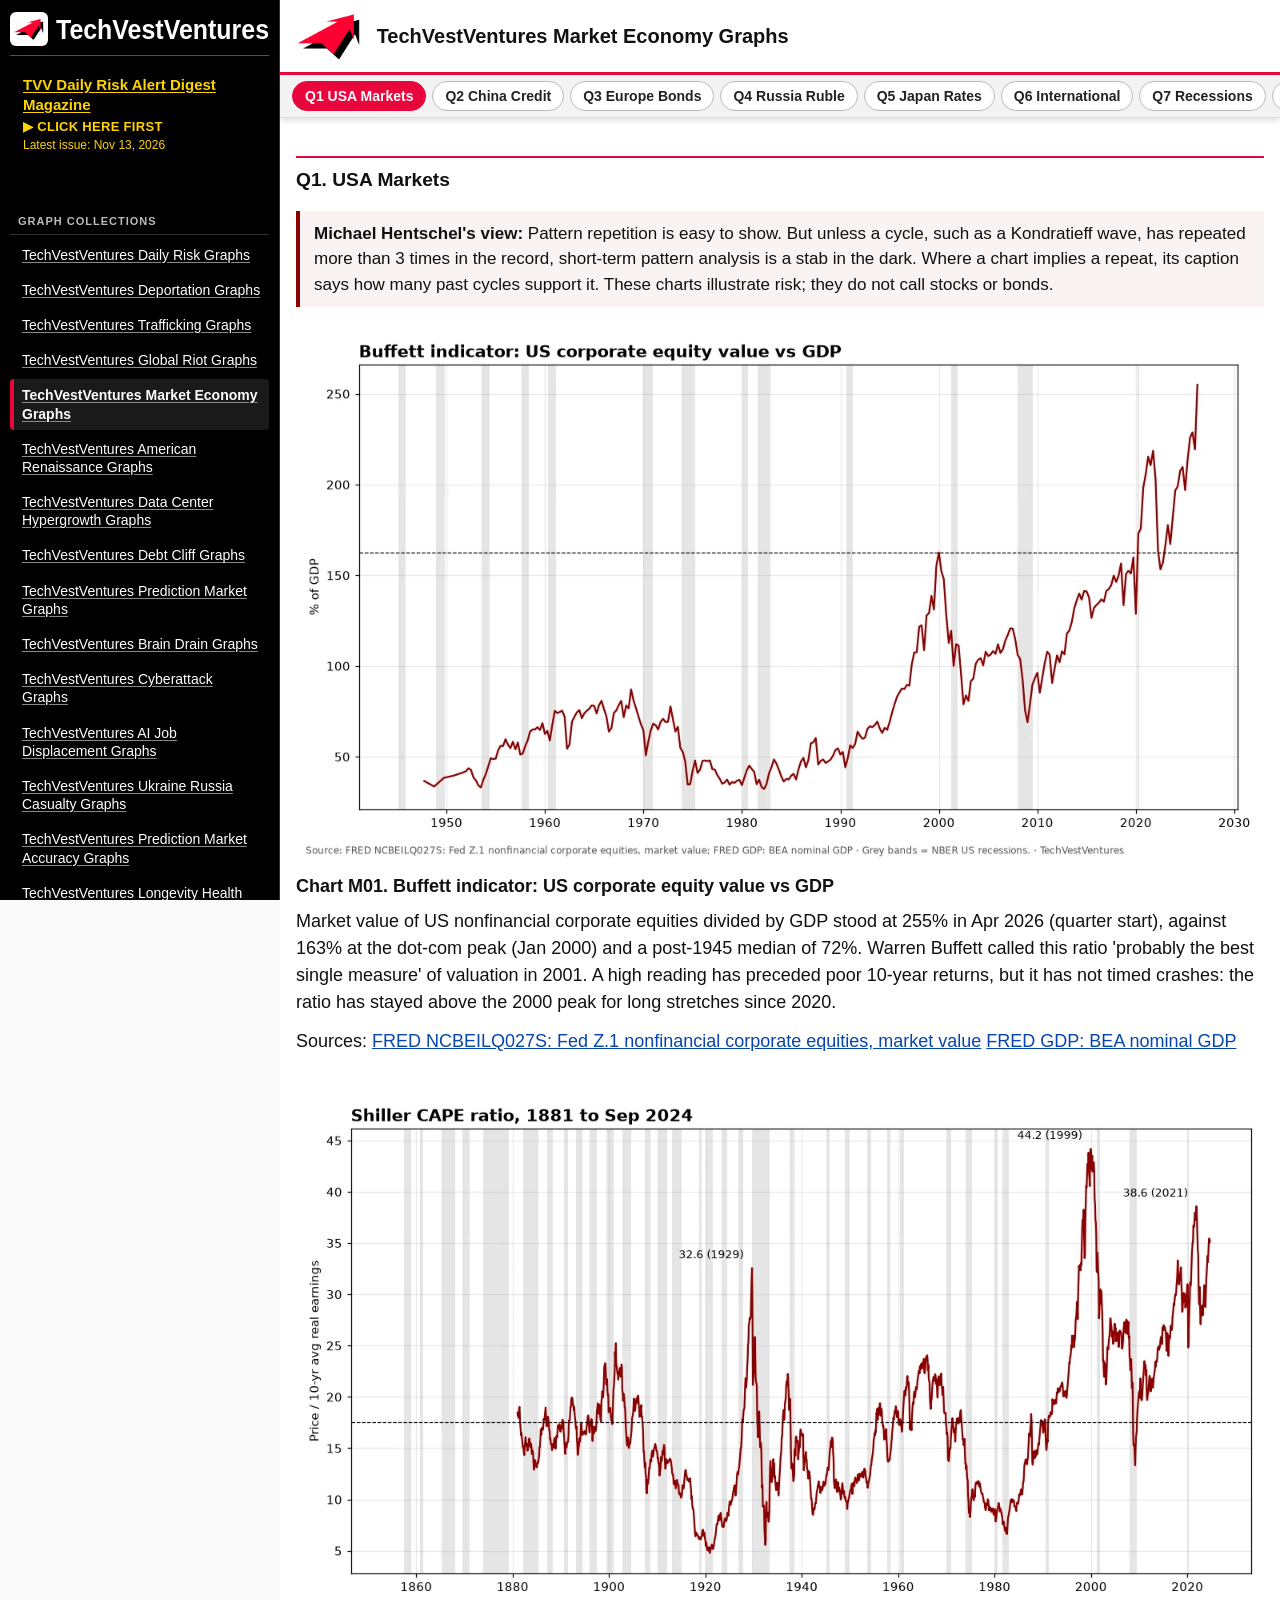
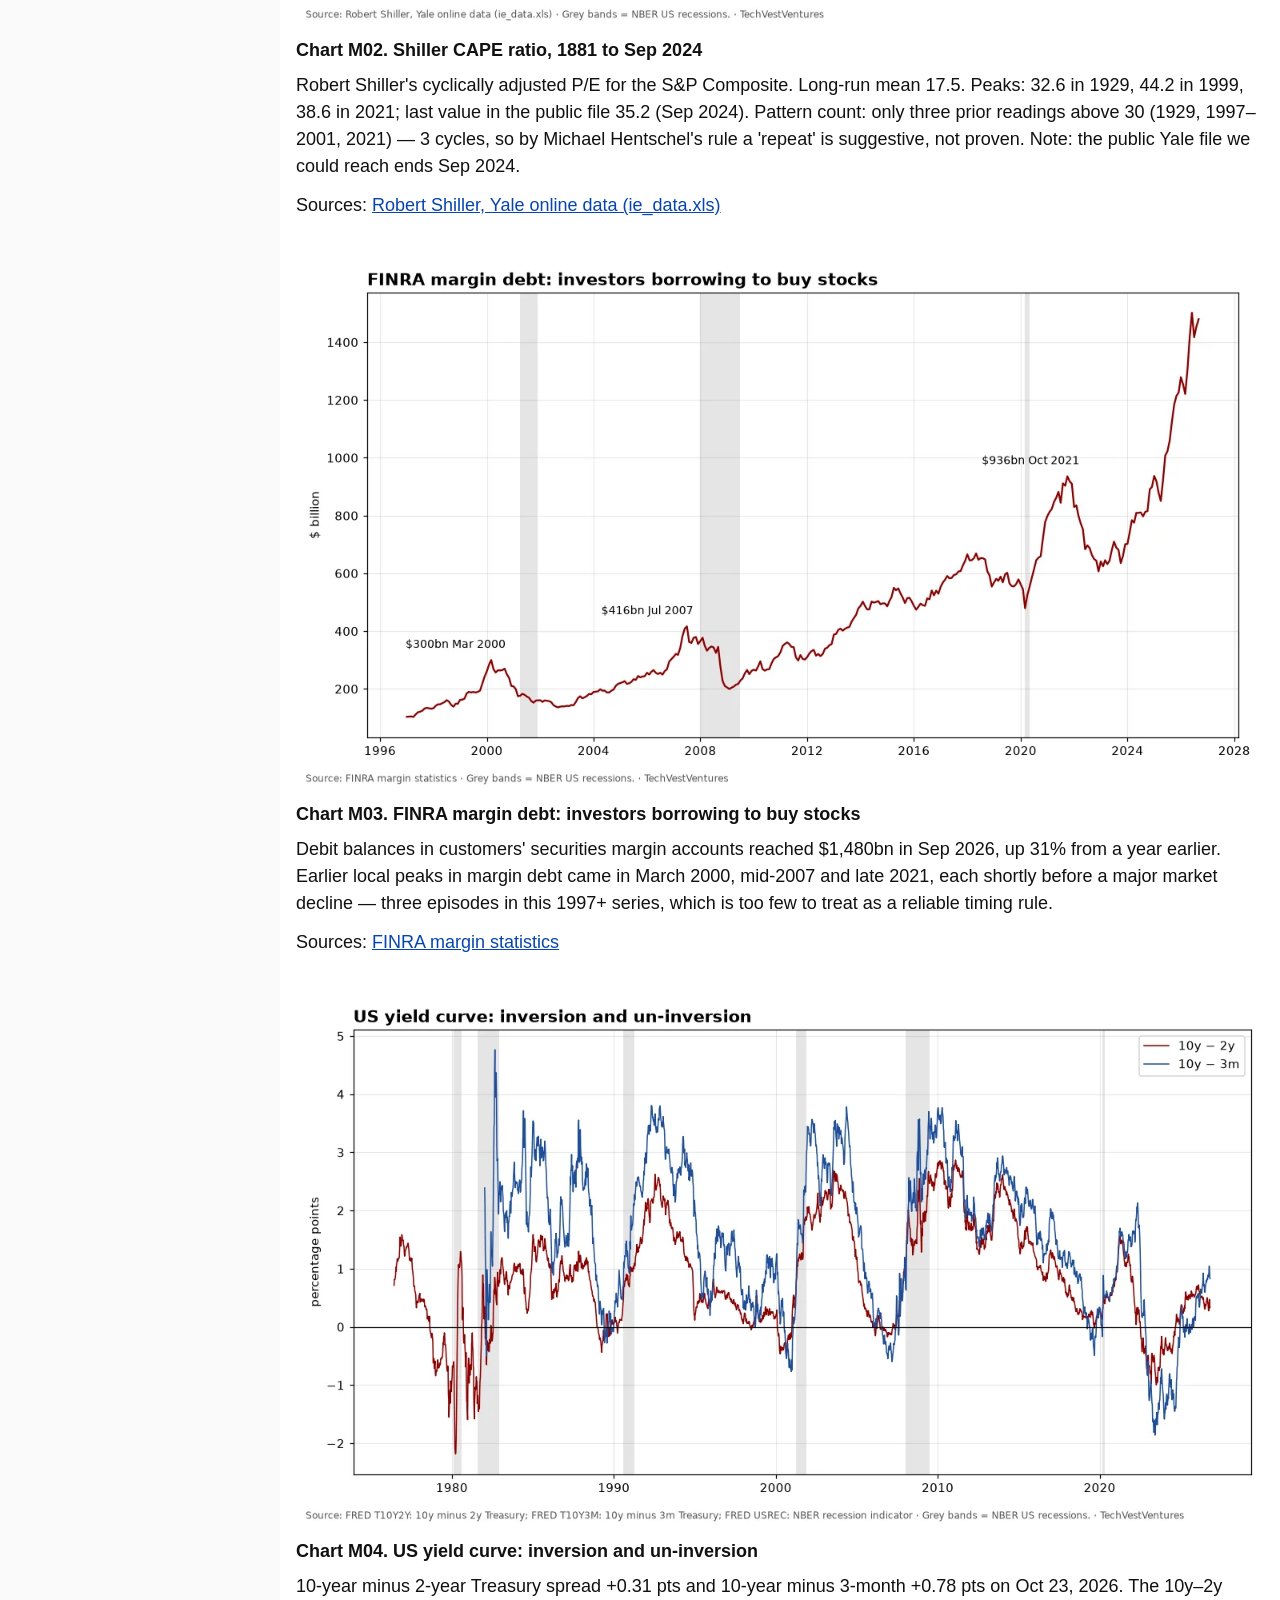
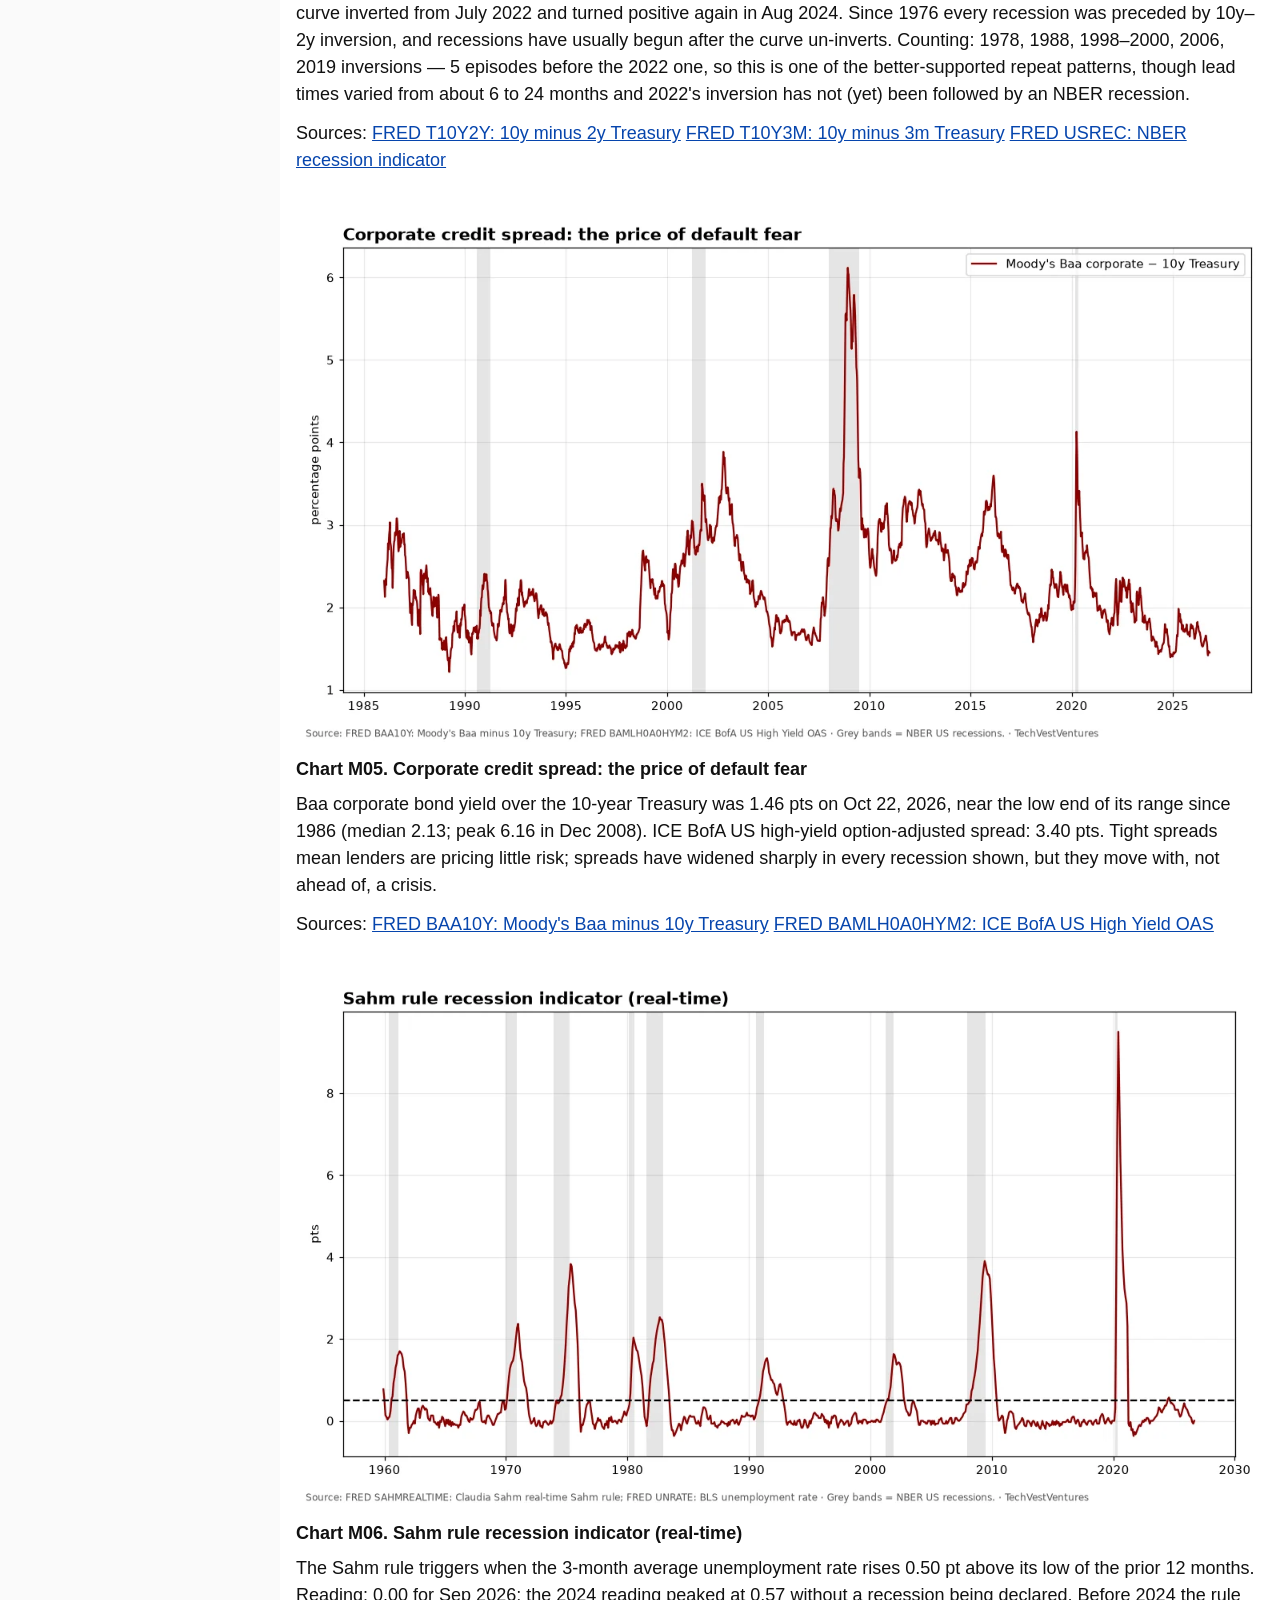
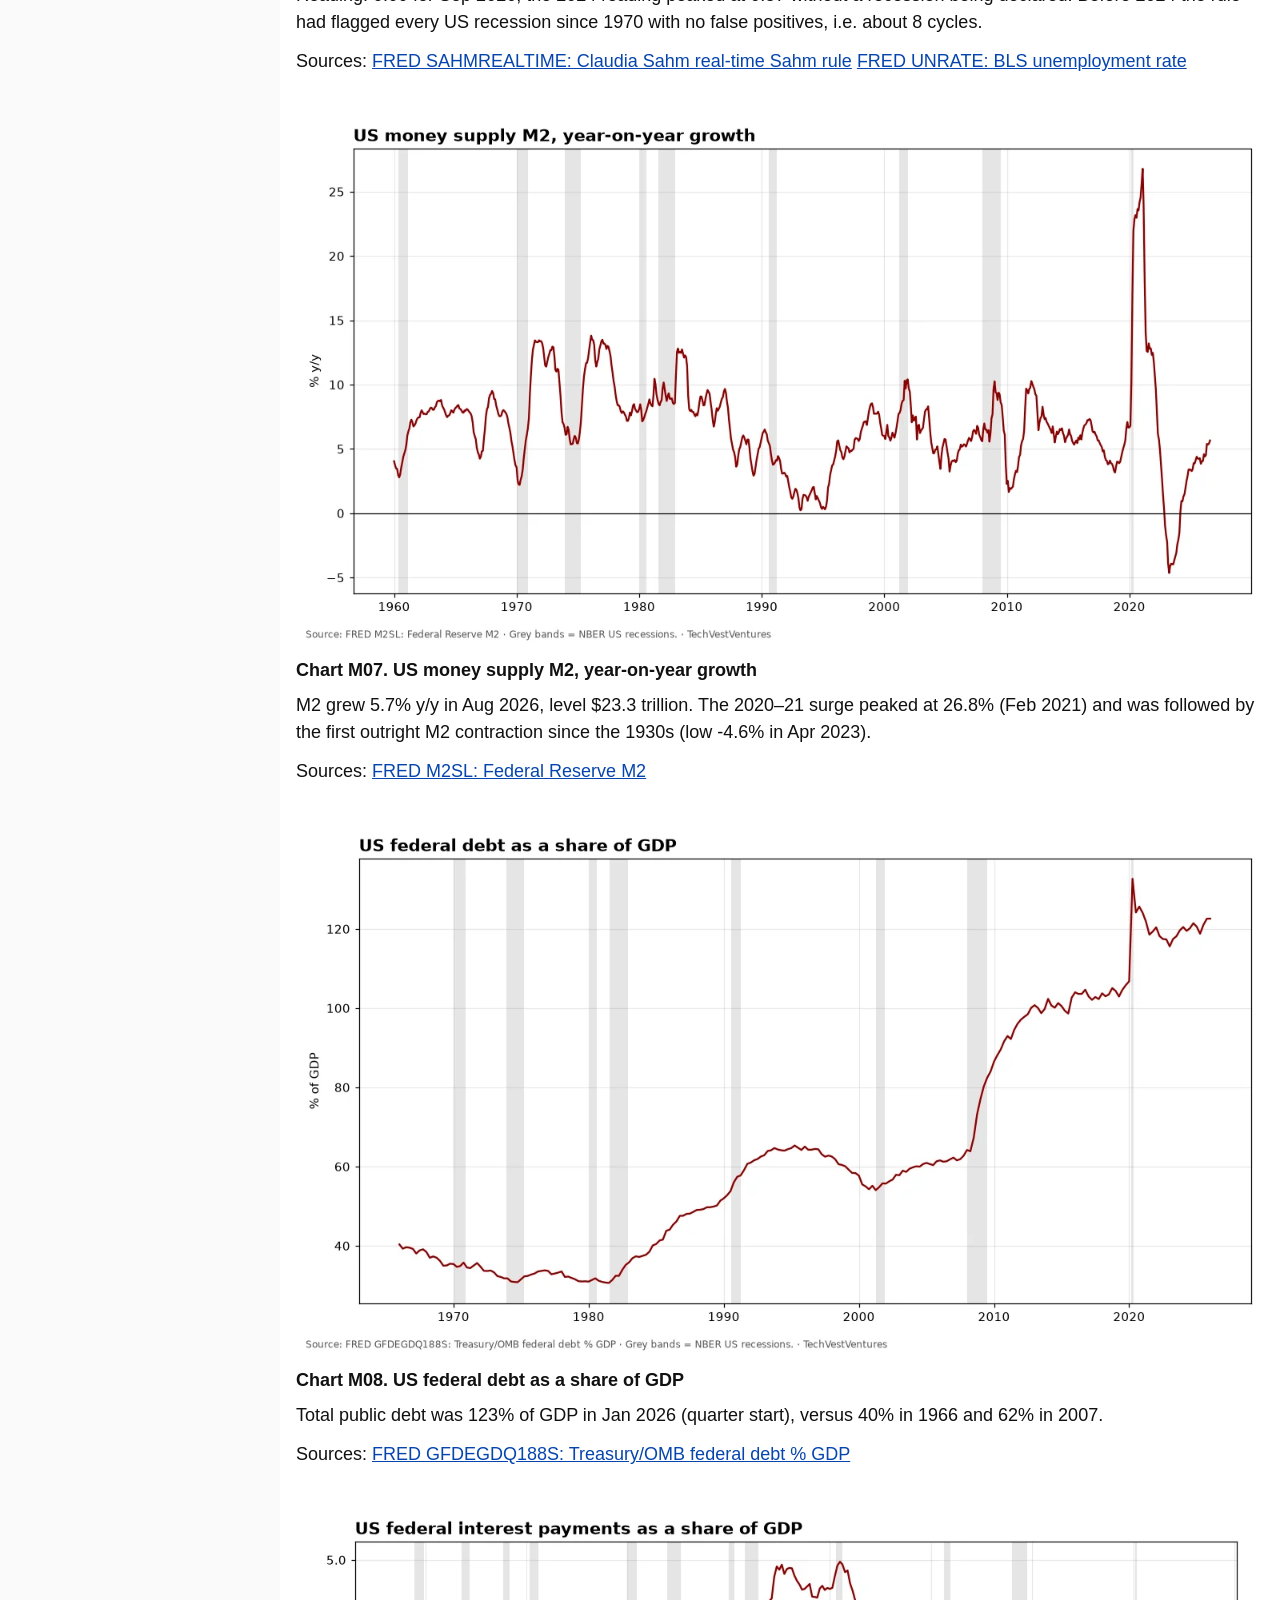
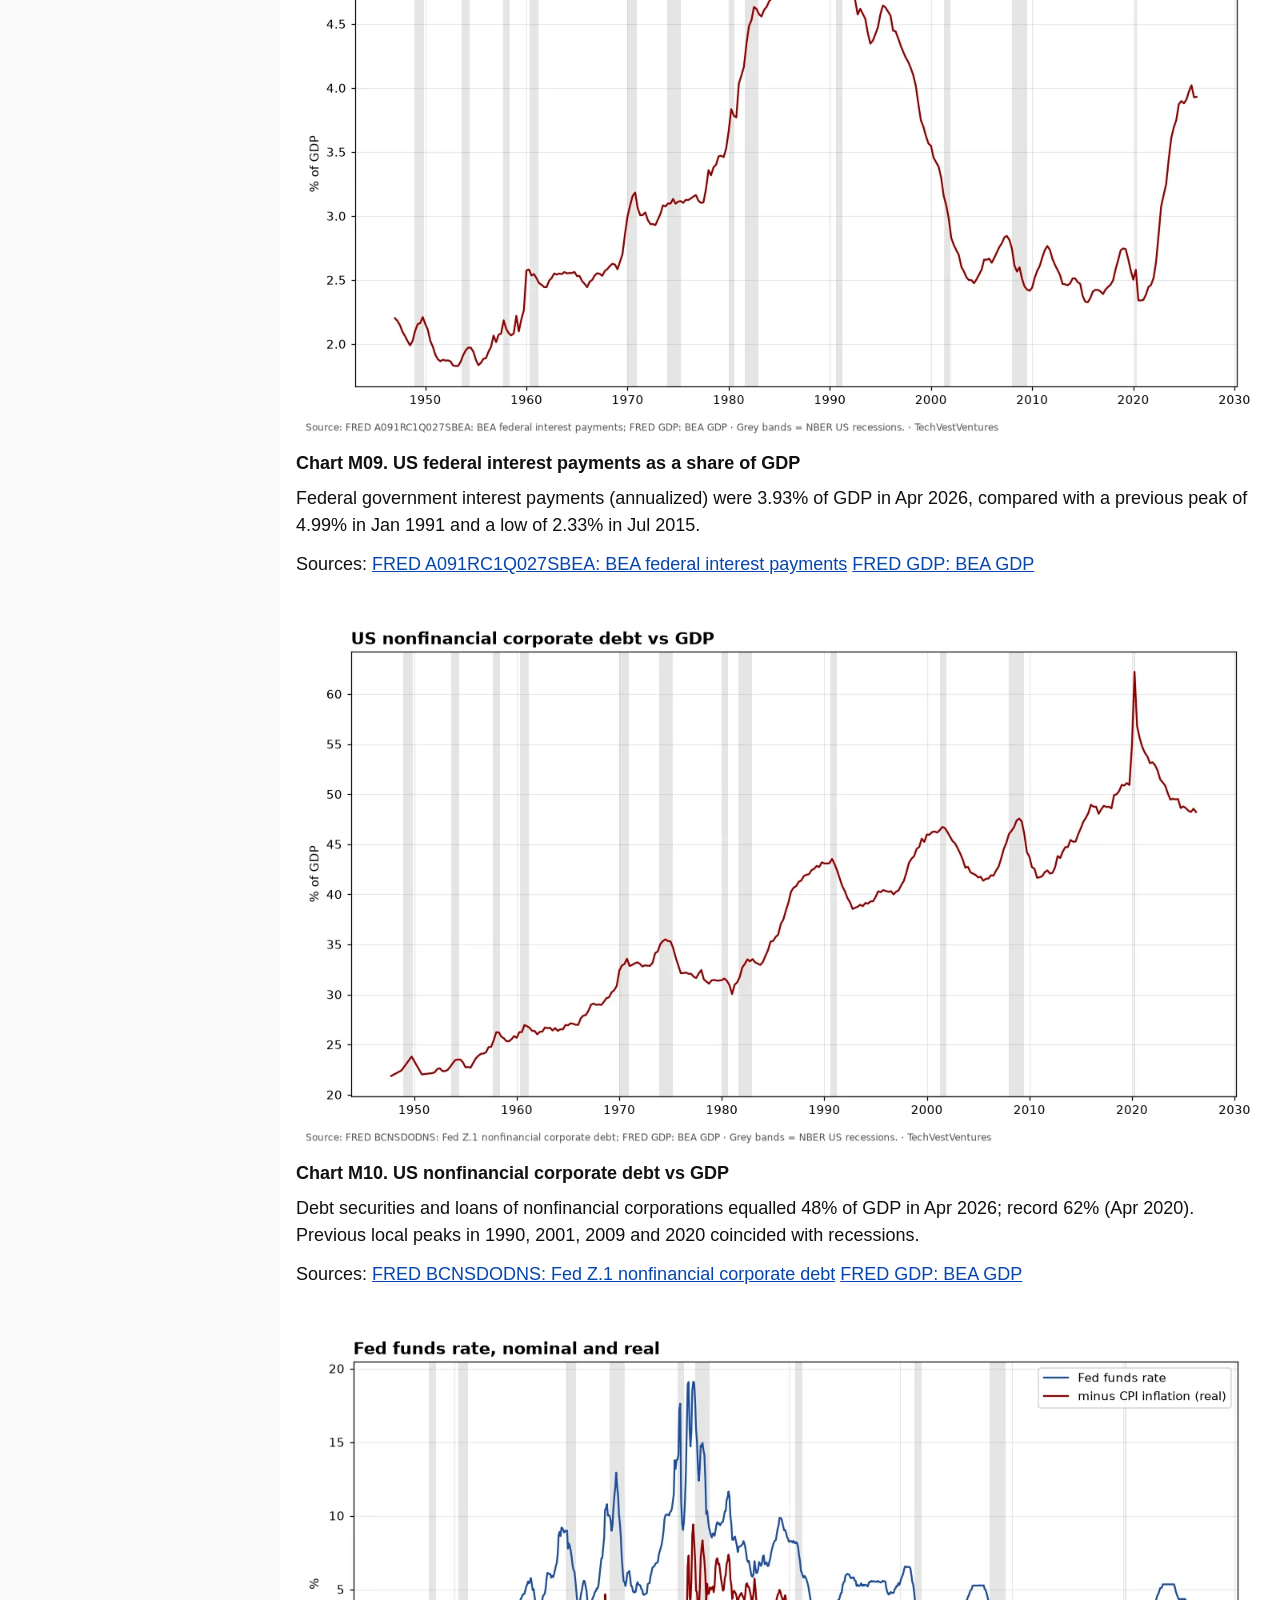
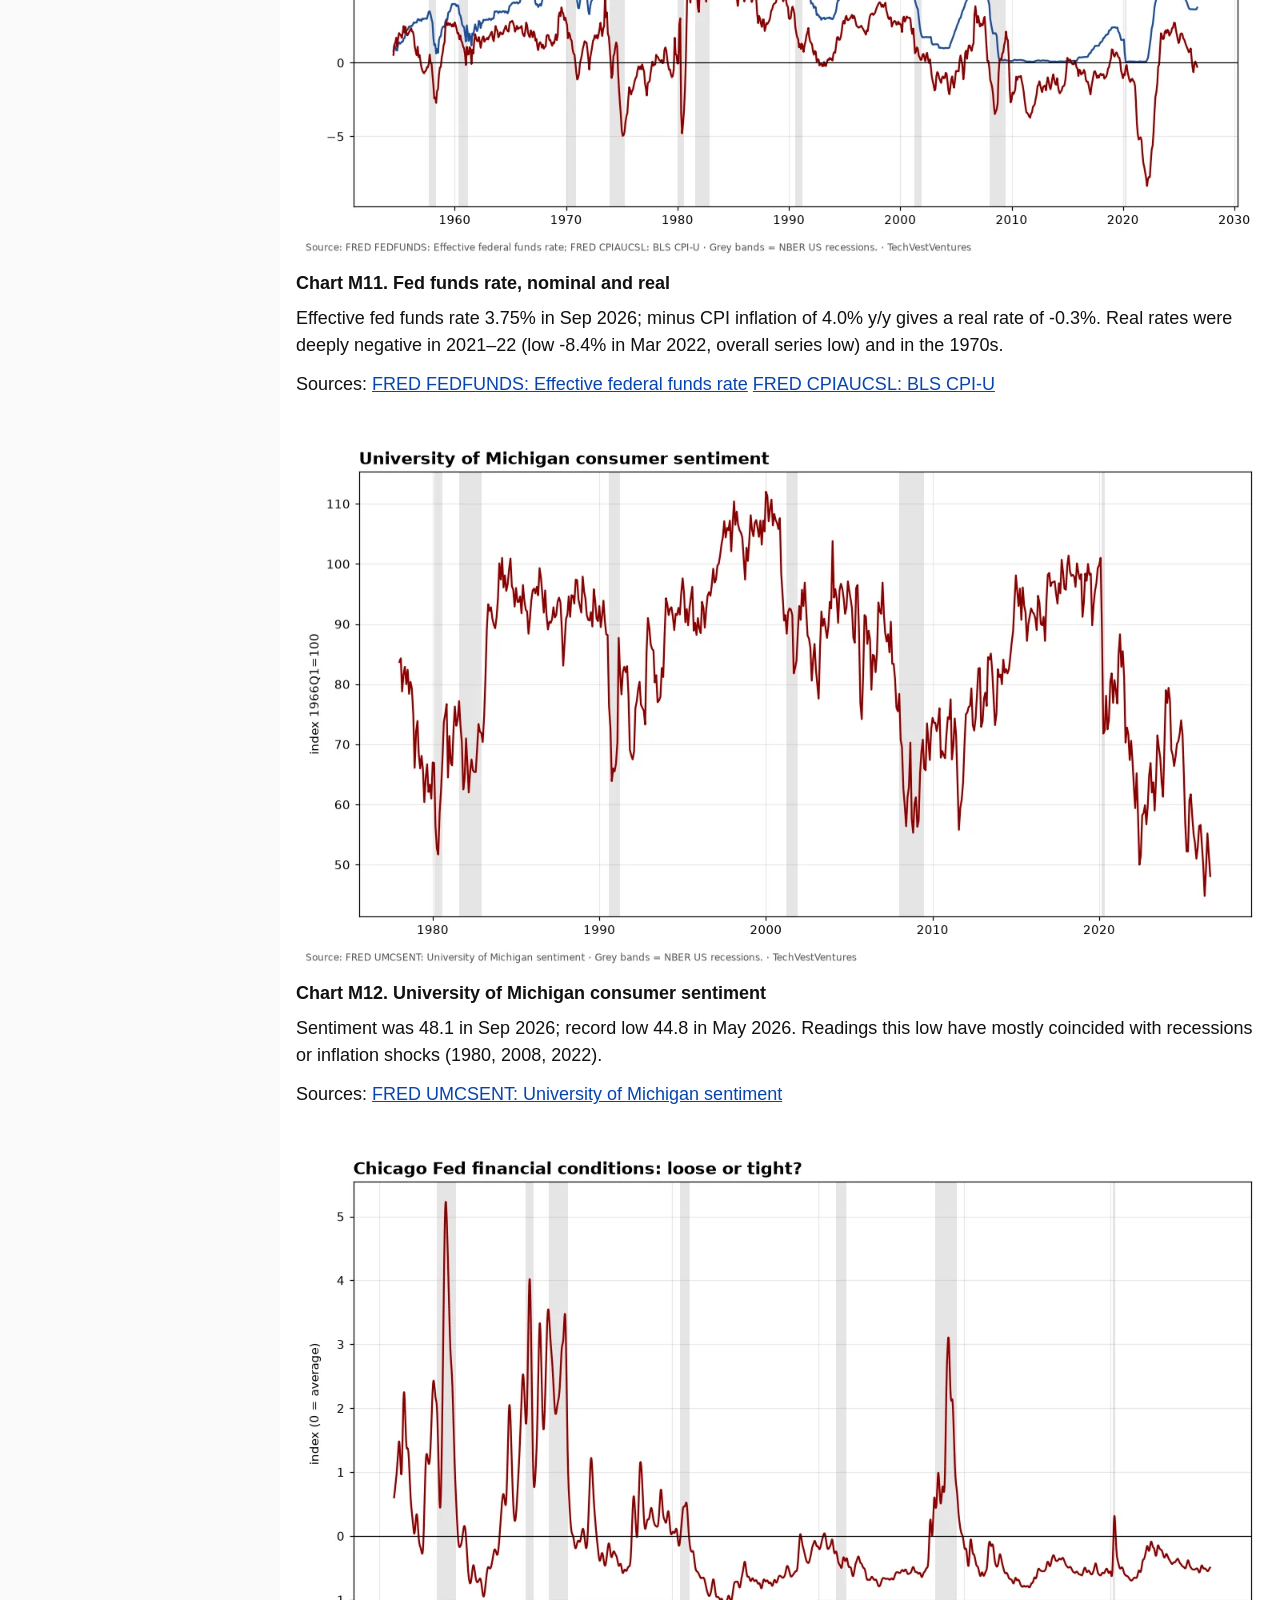
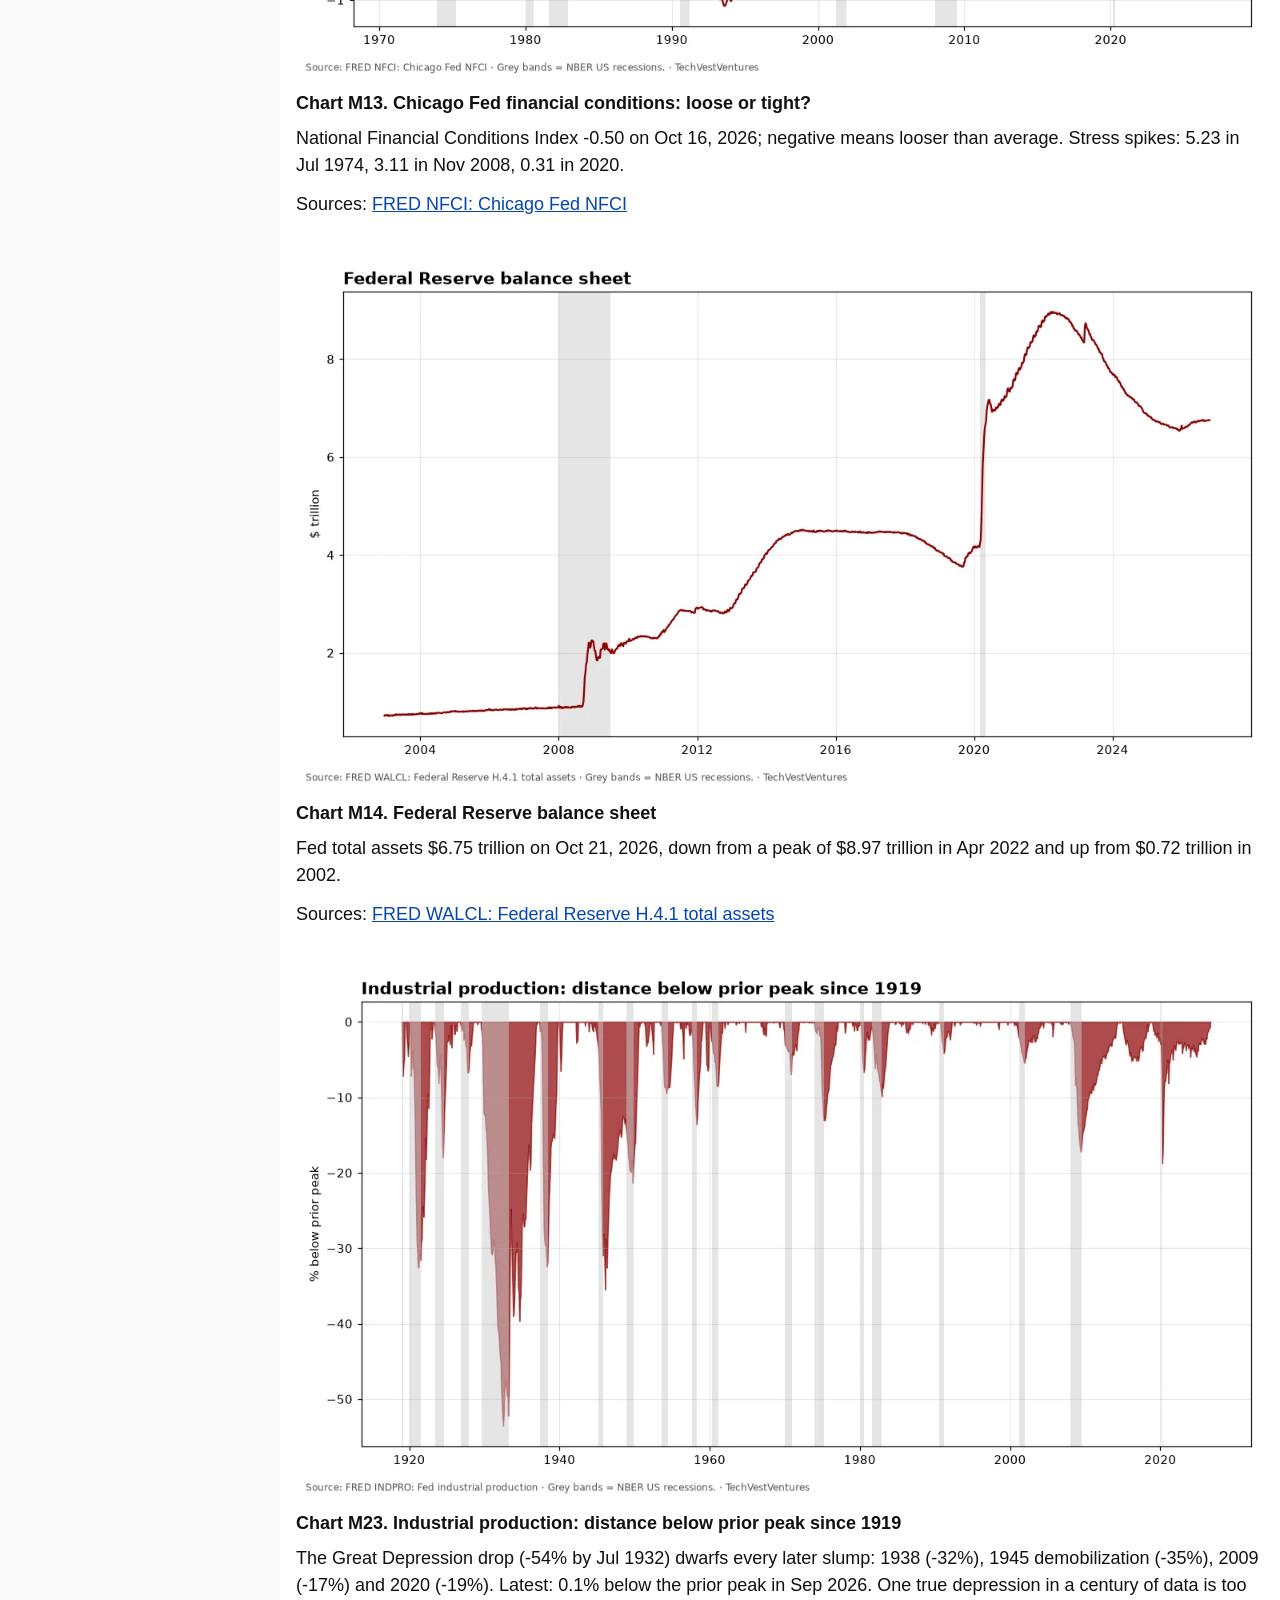
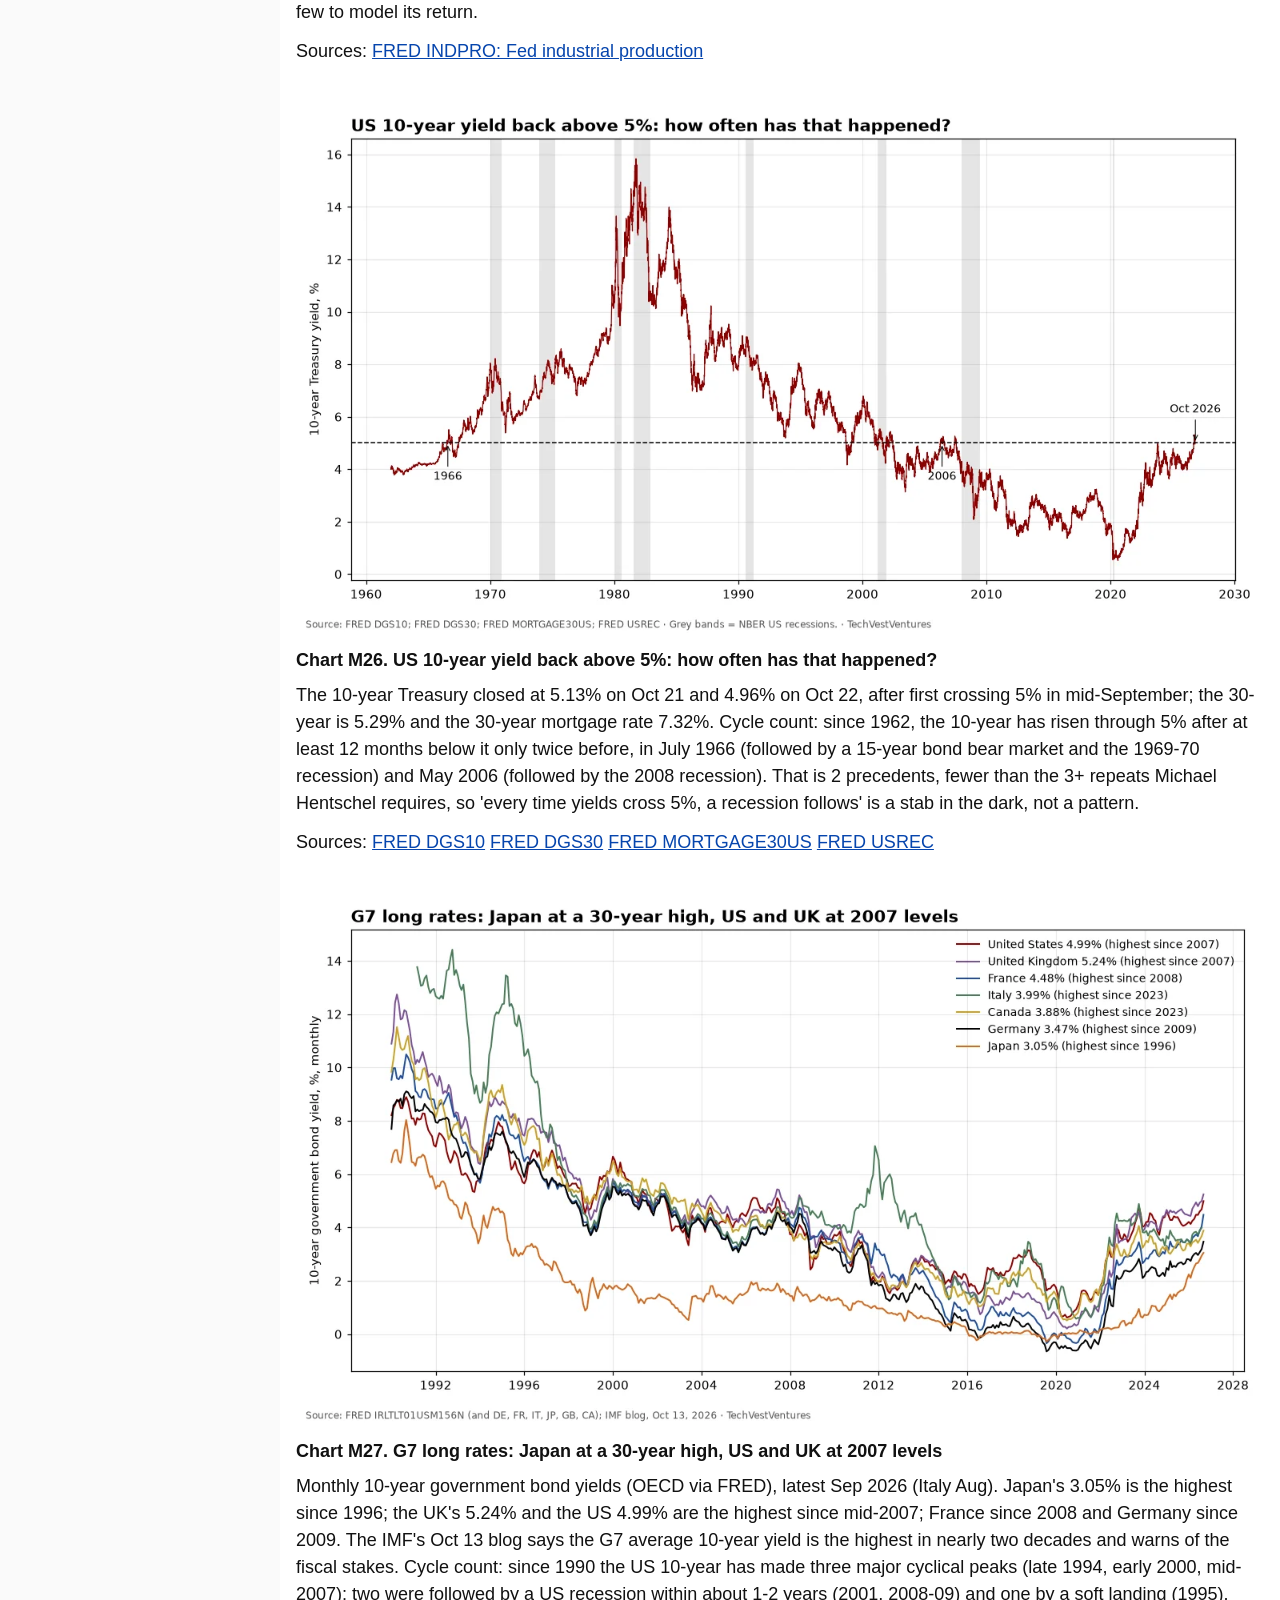
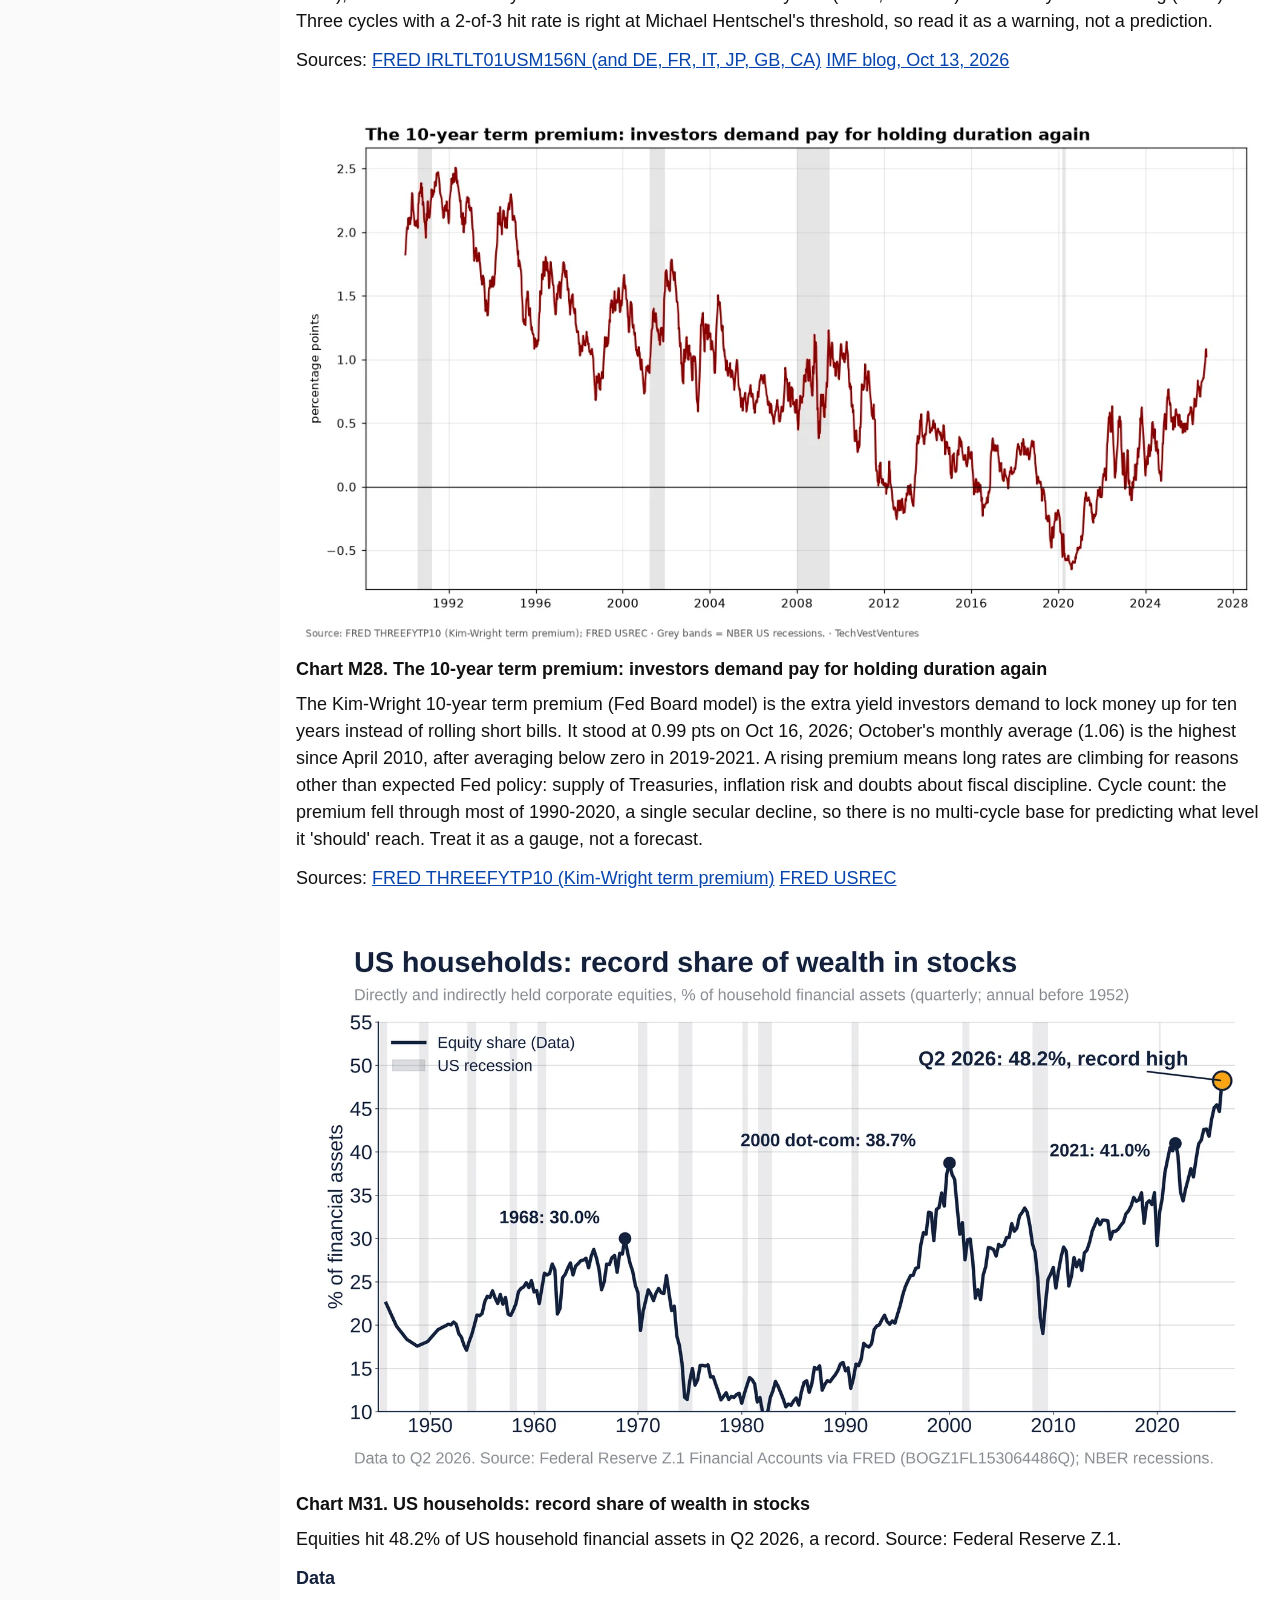
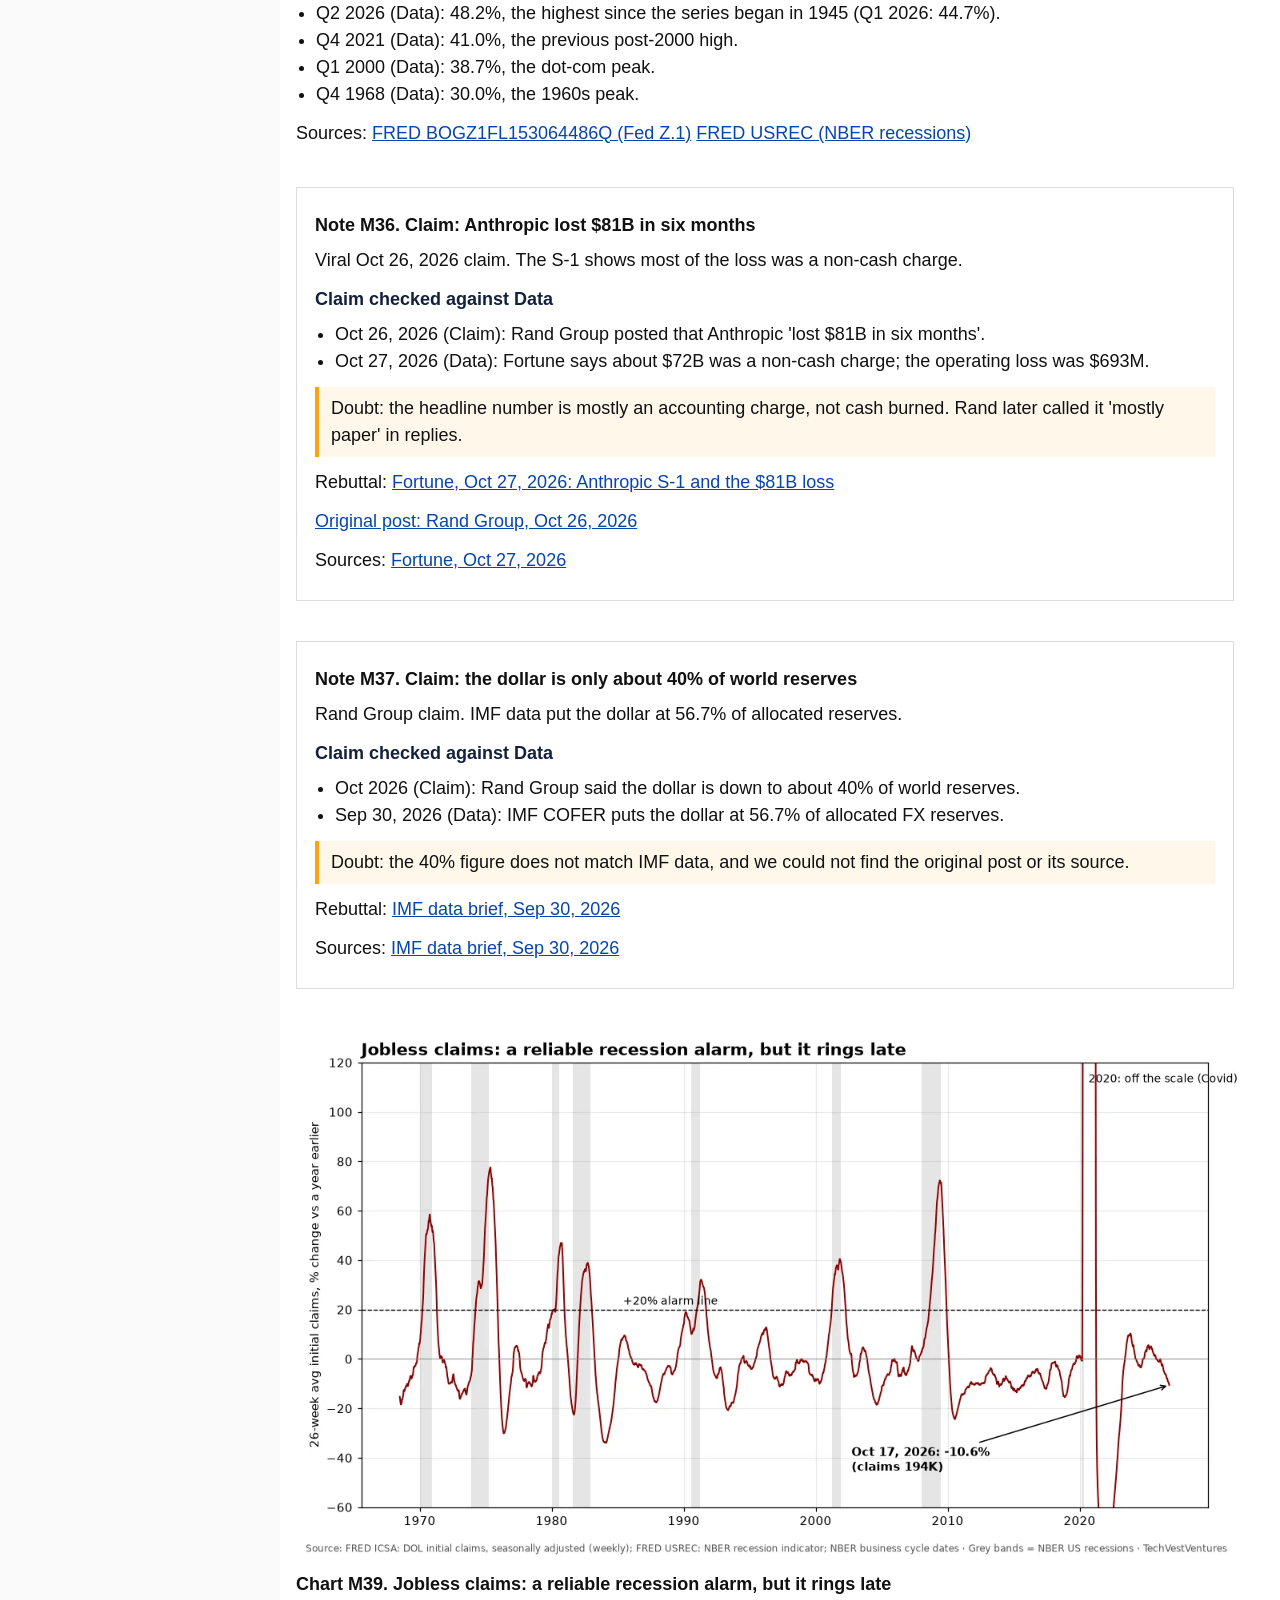
<file: index.html>
<!doctype html><html lang="en"><head><meta charset="utf-8"><meta name="viewport" content="width=device-width,initial-scale=1"><title>TechVestVentures Market Economy Graphs</title><link rel="icon" href="assets/favicon.svg" type="image/svg+xml"><link rel="icon" href="assets/favicon-32.png" sizes="32x32" type="image/png"><link rel="apple-touch-icon" href="assets/apple-touch-icon.png"><link rel="stylesheet" href="assets/style.css"></head><body><nav id="tvvnav" aria-label="TechVestVentures sites"><details open><summary><span class="mark"><img src="[data-uri]" alt="TechVest logo"></span><svg class="word" viewBox="0 0 214 32" preserveAspectRatio="xMinYMid meet" role="img" aria-label="TechVestVentures"><text x="0" y="26" textLength="214" lengthAdjust="spacingAndGlyphs" font-family="Arial,Helvetica,sans-serif" font-weight="700" font-size="28" fill="#fff">TechVestVentures</text></svg></summary><a class="mag" href="https://atlantean2.github.io/tvv-daily-risk-alert-digest/"><span class="t">TVV Daily Risk Alert Digest Magazine</span><span class="cta">&#9654; click here first</span><span class="sub">Latest issue: Nov 13, 2026</span></a><div class="sp2" aria-hidden="true"></div><div class="grp">Graph Collections</div><a href="https://atlantean2.github.io/tvv-daily-risk-graphs/">TechVestVentures Daily Risk Graphs</a><a href="https://atlantean2.github.io/tvv-deportation-graphs/">TechVestVentures Deportation Graphs</a><a href="https://atlantean2.github.io/tvv-trafficking-graphs/">TechVestVentures Trafficking Graphs</a><a href="https://atlantean2.github.io/tvv-global-riot-graphs/">TechVestVentures Global Riot Graphs</a><a class="cur" href="https://atlantean2.github.io/tvv-market-economy-graphs/" aria-current="page">TechVestVentures Market Economy Graphs</a><a href="https://atlantean2.github.io/tvv-american-renaissance-graphs/">TechVestVentures American Renaissance Graphs</a><a href="https://atlantean2.github.io/tvv-data-center-hypergrowth-graphs/">TechVestVentures Data Center Hypergrowth Graphs</a><a href="https://atlantean2.github.io/tvv-debt-cliff-graphs/">TechVestVentures Debt Cliff Graphs</a><a href="https://atlantean2.github.io/tvv-prediction-market-graphs/">TechVestVentures Prediction Market Graphs</a><a href="https://atlantean2.github.io/tvv-brain-drain-graphs/">TechVestVentures Brain Drain Graphs</a><a href="https://atlantean2.github.io/tvv-cyberattack-graphs/">TechVestVentures Cyberattack Graphs</a><a href="https://atlantean2.github.io/tvv-ai-job-displacement-graphs/">TechVestVentures AI Job Displacement Graphs</a><a href="https://atlantean2.github.io/tvv-ukraine-russia-casualty-graphs/">TechVestVentures Ukraine Russia Casualty Graphs</a><a href="https://atlantean2.github.io/tvv-prediction-market-accuracy-graphs/">TechVestVentures Prediction Market Accuracy Graphs</a><a href="https://atlantean2.github.io/tvv-longevity-health-graphs/">TechVestVentures Longevity Health Graphs</a><div class="sp5" aria-hidden="true"></div><div class="grp gold">Essays</div><a class="ess" href="https://atlantean2.github.io/tvv-daily-risk-alert-digest/essays/ai-job-displacement.html">AI Job Displacement</a><a class="ess" href="https://atlantean2.github.io/tvv-daily-risk-alert-digest/essays/prediction-markets.html">Prediction Markets</a><a class="ess" href="https://atlantean2.github.io/tvv-daily-risk-alert-digest/essays/ukraine-russia-casualty-claims.html">Ukraine vs Russia: Casualty Claims</a><div class="sp5" aria-hidden="true"></div><div class="grp teal">Longevity Watch</div><a class="lwd" href="https://atlantean2.github.io/tvv-longevity-watcher-digest/"><span class="t">Longevity Watch</span><span class="cta">&#9654; weekly digest</span><span class="sub">New issue every Friday</span></a></details></nav><script>(function(){var d=document.querySelector('#tvvnav details');function f(){if(innerWidth>900)d.open=true}f();addEventListener('resize',f)})()</script><div id="top"><header><img src="assets/logo.png" alt="TVV logo"><h1>TechVestVentures Market Economy Graphs</h1></header><nav id="tabs" role="tablist" aria-label="Sections"><button role="tab" data-d="Q1" aria-selected="false">Q1 USA Markets</button><button role="tab" data-d="Q2" aria-selected="false">Q2 China Credit</button><button role="tab" data-d="Q3" aria-selected="false">Q3 Europe Bonds</button><button role="tab" data-d="Q4" aria-selected="false">Q4 Russia Ruble</button><button role="tab" data-d="Q5" aria-selected="false">Q5 Japan Rates</button><button role="tab" data-d="Q6" aria-selected="false">Q6 International</button><button role="tab" data-d="Q7" aria-selected="false">Q7 Recessions</button><button role="tab" data-d="Q8" aria-selected="false">Q8 Depressions</button><button role="tab" data-d="Q9" aria-selected="false">Q9 Boom Peaks</button><button role="tab" data-d="Q10" aria-selected="false">Q10 Bubble Watch</button><button role="tab" data-d="Q11" aria-selected="false">Q11 Debt Burdens</button><button role="tab" data-d="Q12" aria-selected="false">Q12 Cycle Counts</button><button role="tab" data-d="sources" aria-selected="false">Sources</button></nav></div><main id="content"></main><script>const tabs=[...document.querySelectorAll('#tabs button')],m=document.getElementById('content'),ds=tabs.map(t=>t.dataset.d);
async function show(d){if(!ds.includes(d))d=ds[0];tabs.forEach(t=>t.setAttribute('aria-selected',t.dataset.d==d));
document.querySelector(`#tabs [data-d="${d}"]`).scrollIntoView({inline:'nearest',block:'nearest'});
m.innerHTML='<p>Loading…</p>';try{const r=await fetch('issues/'+d+'.html',{cache:'no-cache'});const doc=new DOMParser().parseFromString(await r.text(),'text/html');
const c=doc.querySelector('#issue');c.querySelectorAll('img').forEach(i=>i.setAttribute('src','issues/'+i.getAttribute('src')));
c.querySelectorAll('a[href]').forEach(a=>{const h=a.getAttribute('href');if(!/^(https?:|#)/.test(h))a.setAttribute('href','issues/'+h);if(/^http/.test(h)){a.target='_blank';a.rel='noopener'}});m.innerHTML=c.innerHTML;document.title=TT+' — '+(tabs.find(t=>t.dataset.d==d).textContent);window.scrollTo(0,0)}
catch(e){m.innerHTML='<p>Could not load '+d+'.</p>'}}
const TT=document.title;tabs.forEach(t=>t.onclick=()=>{location.hash=t.dataset.d});
addEventListener('hashchange',()=>show(location.hash.slice(1)));show(location.hash.slice(1));</script></body></html>
</file>
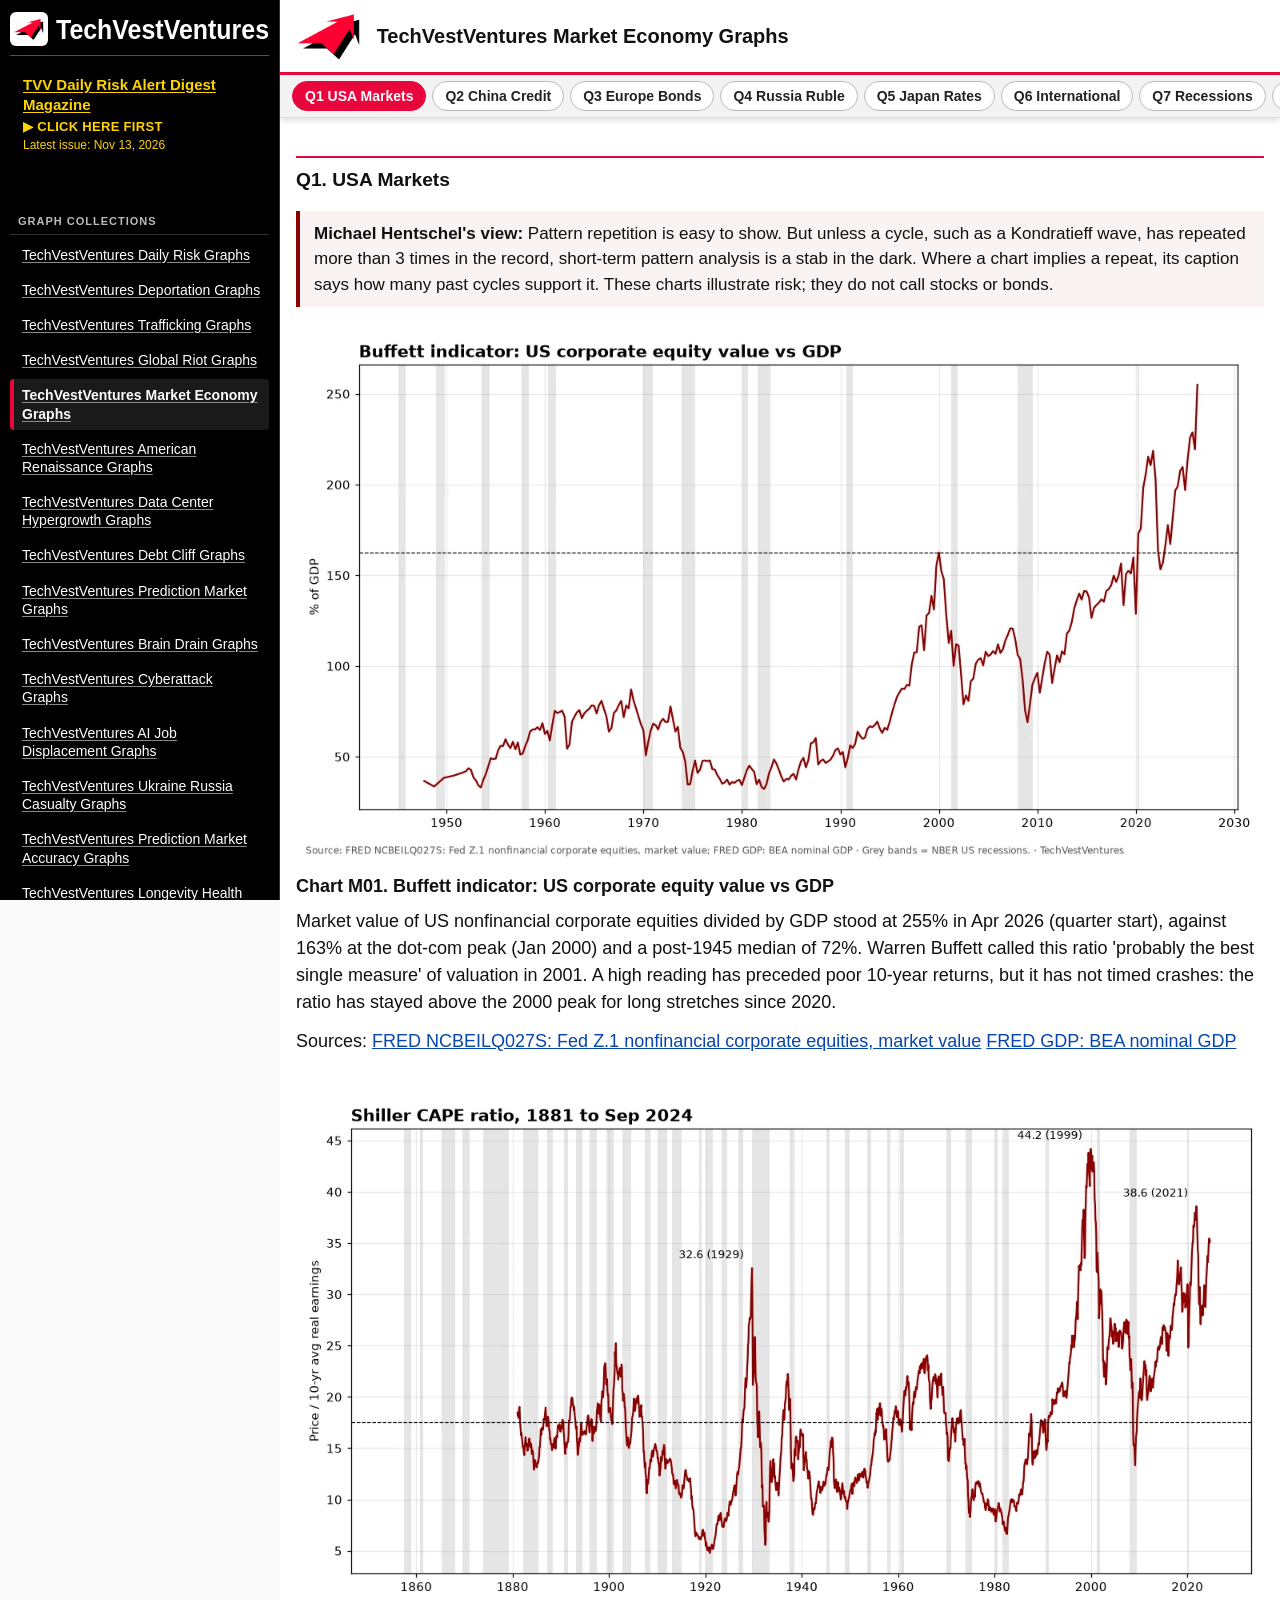
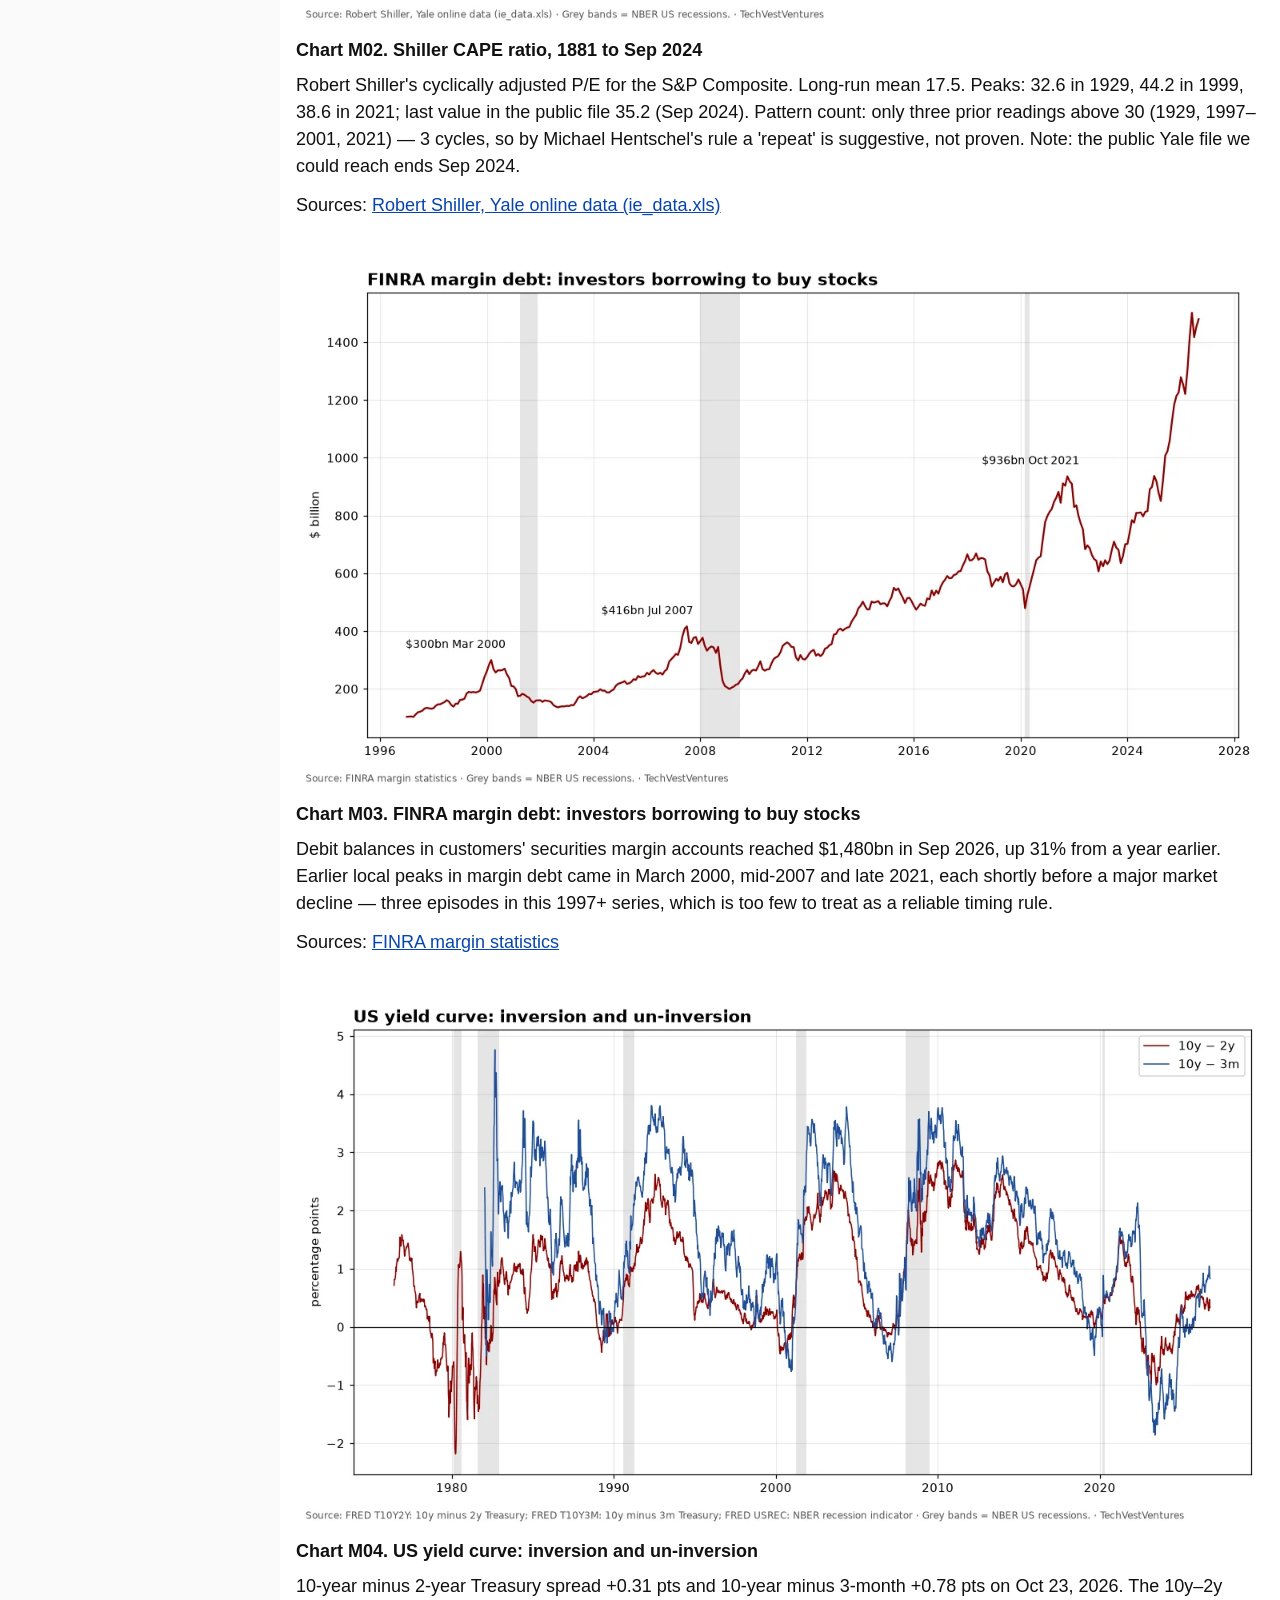
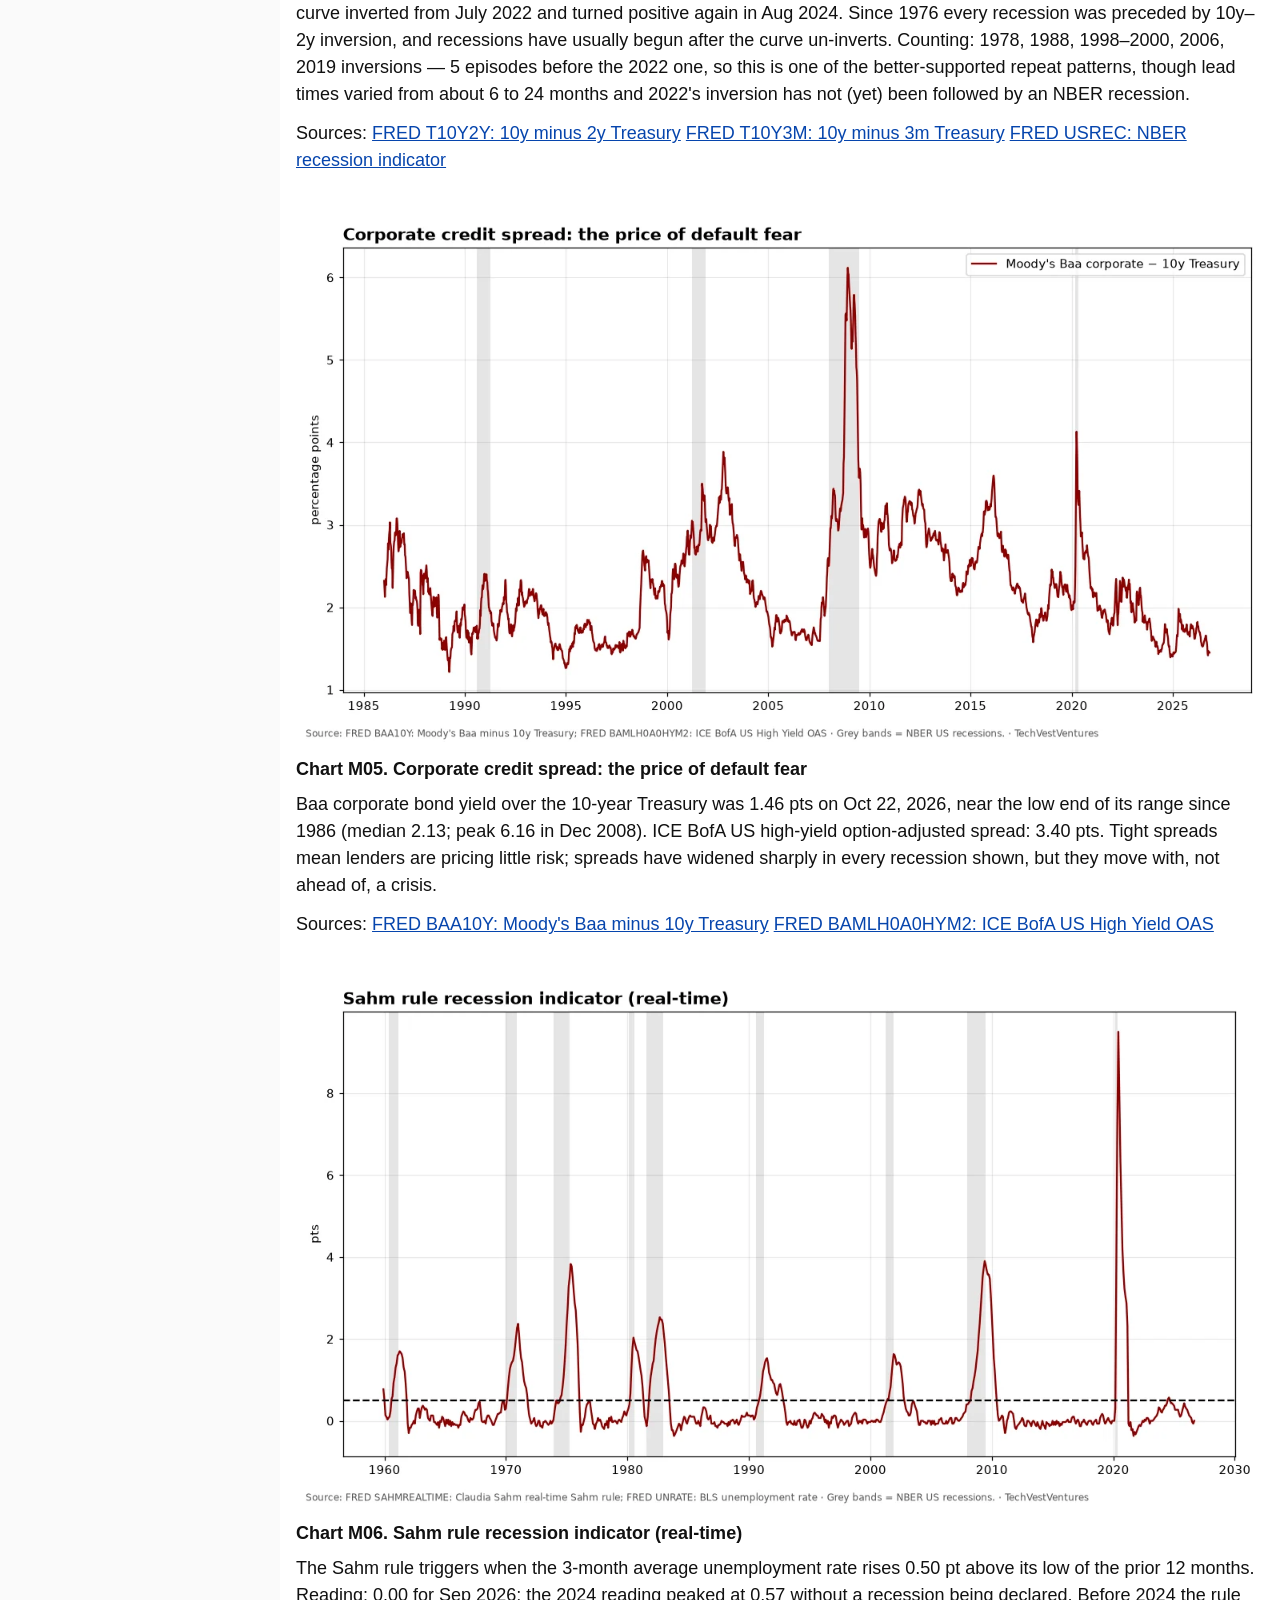
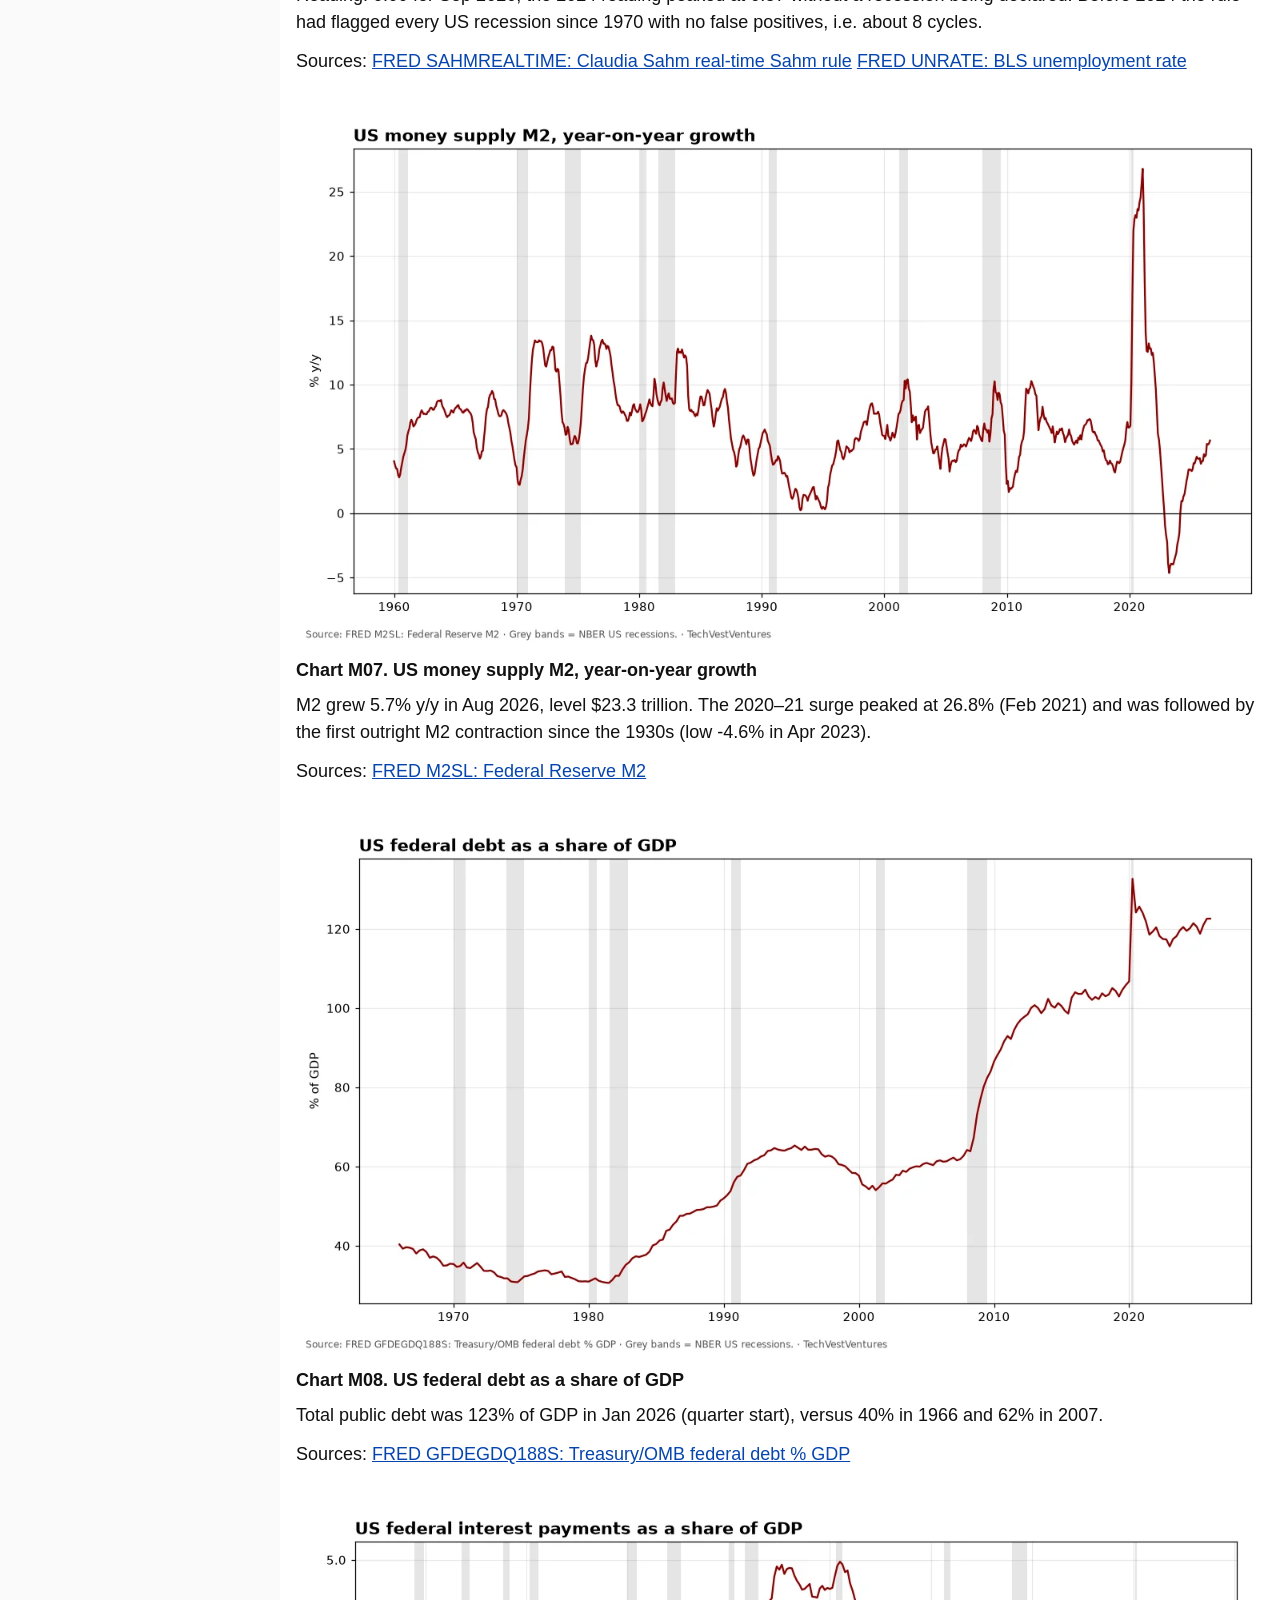
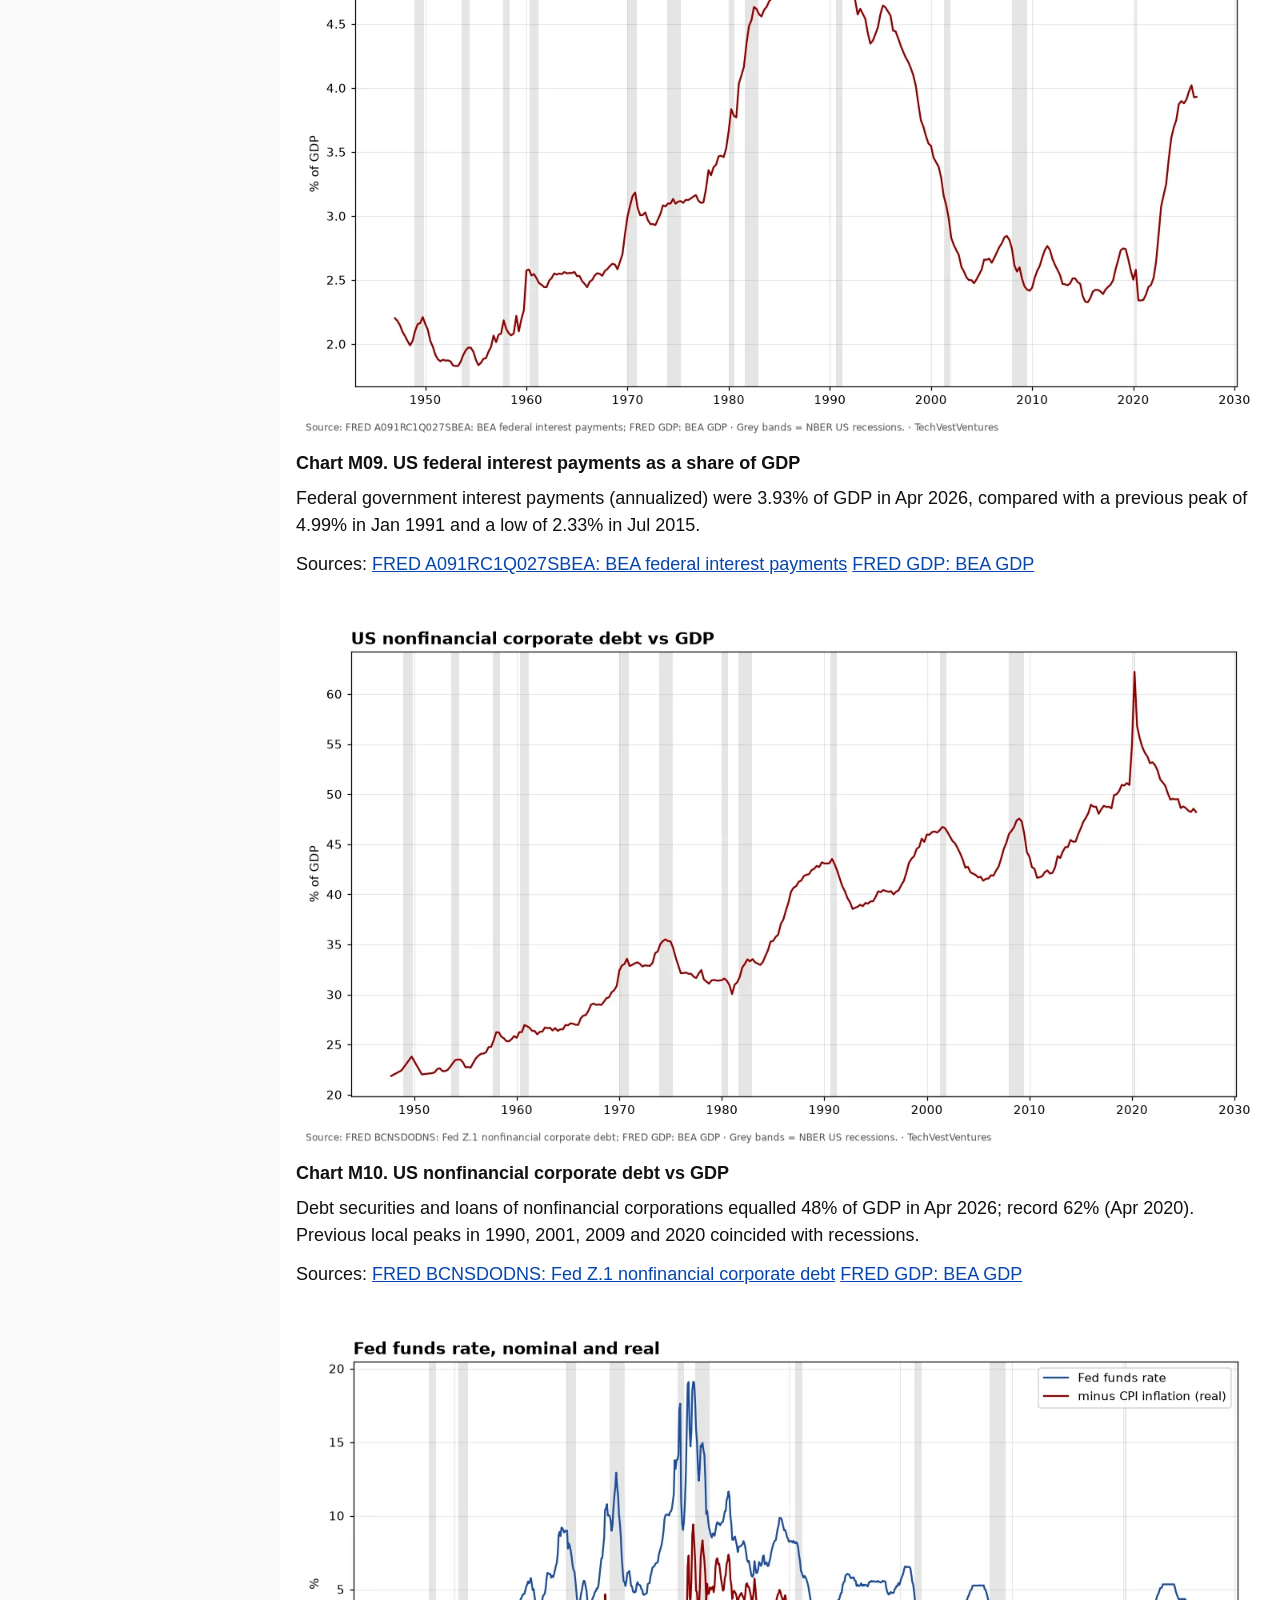
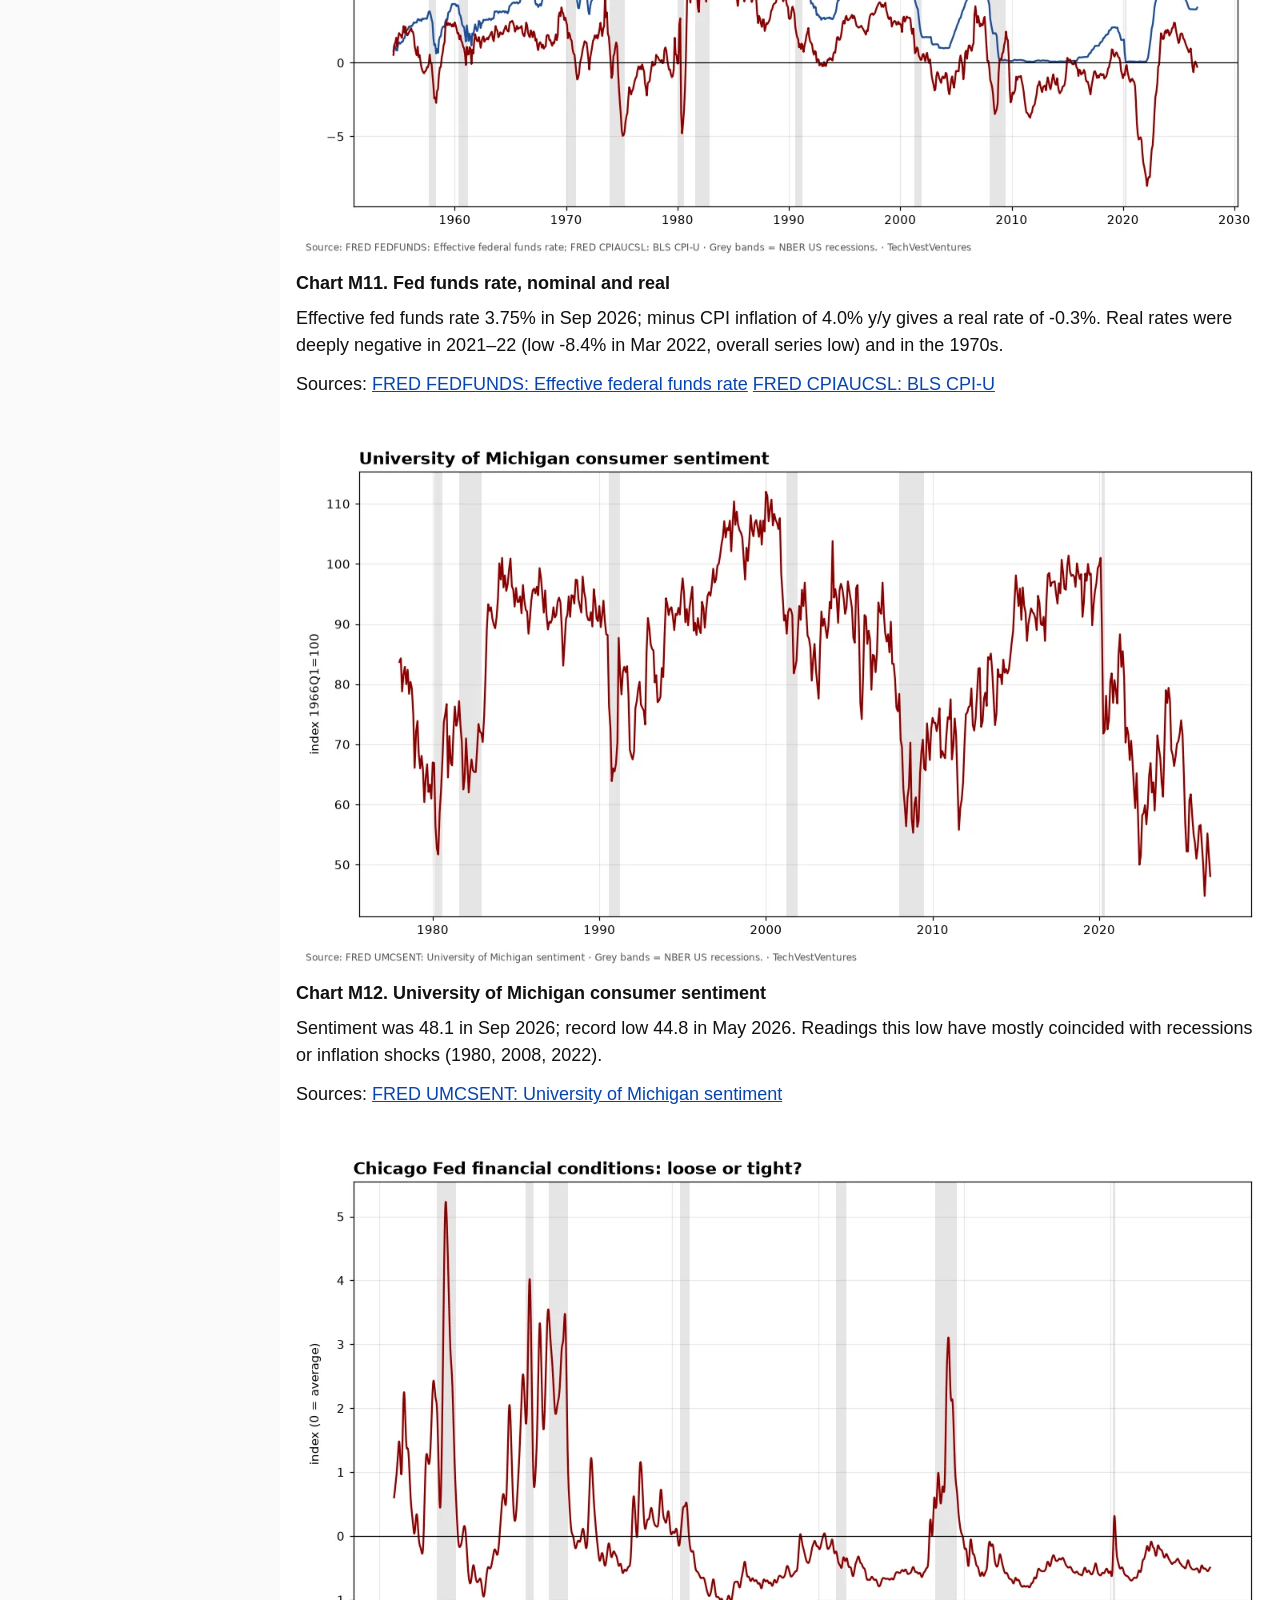
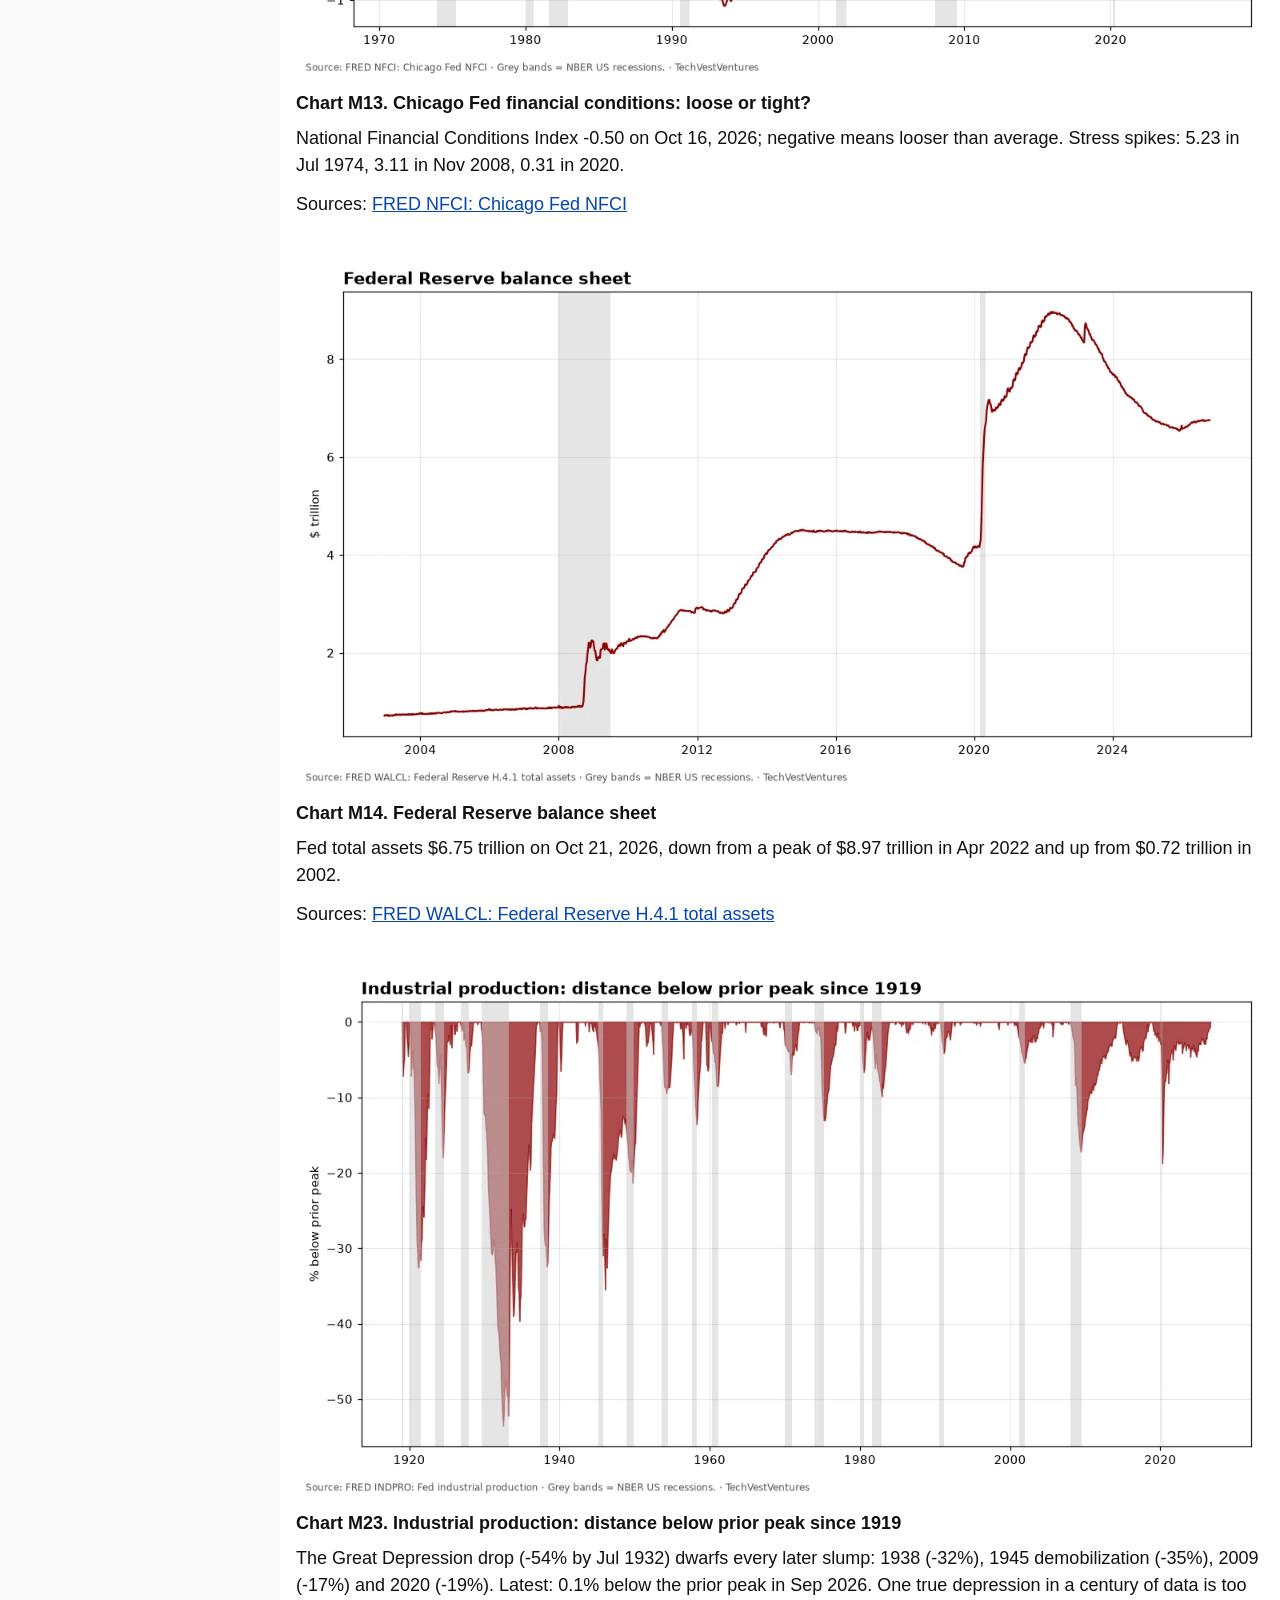
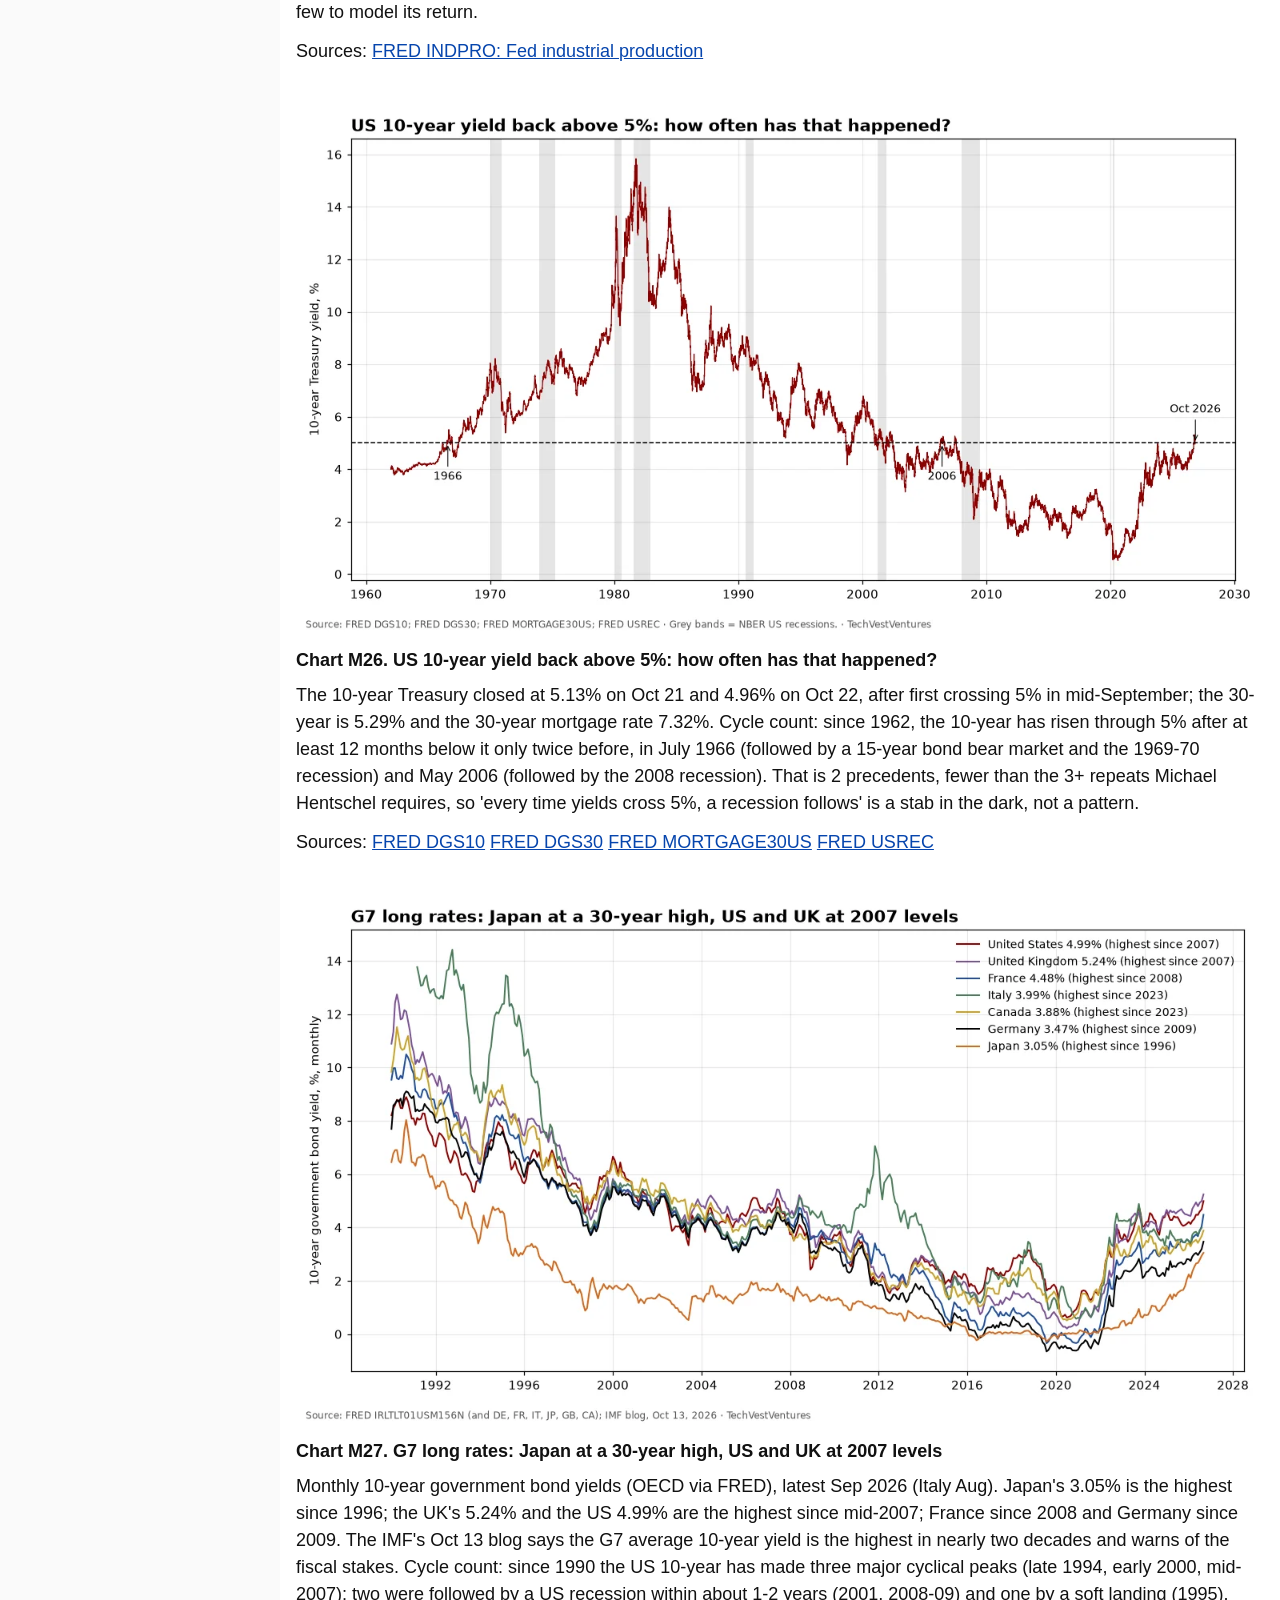
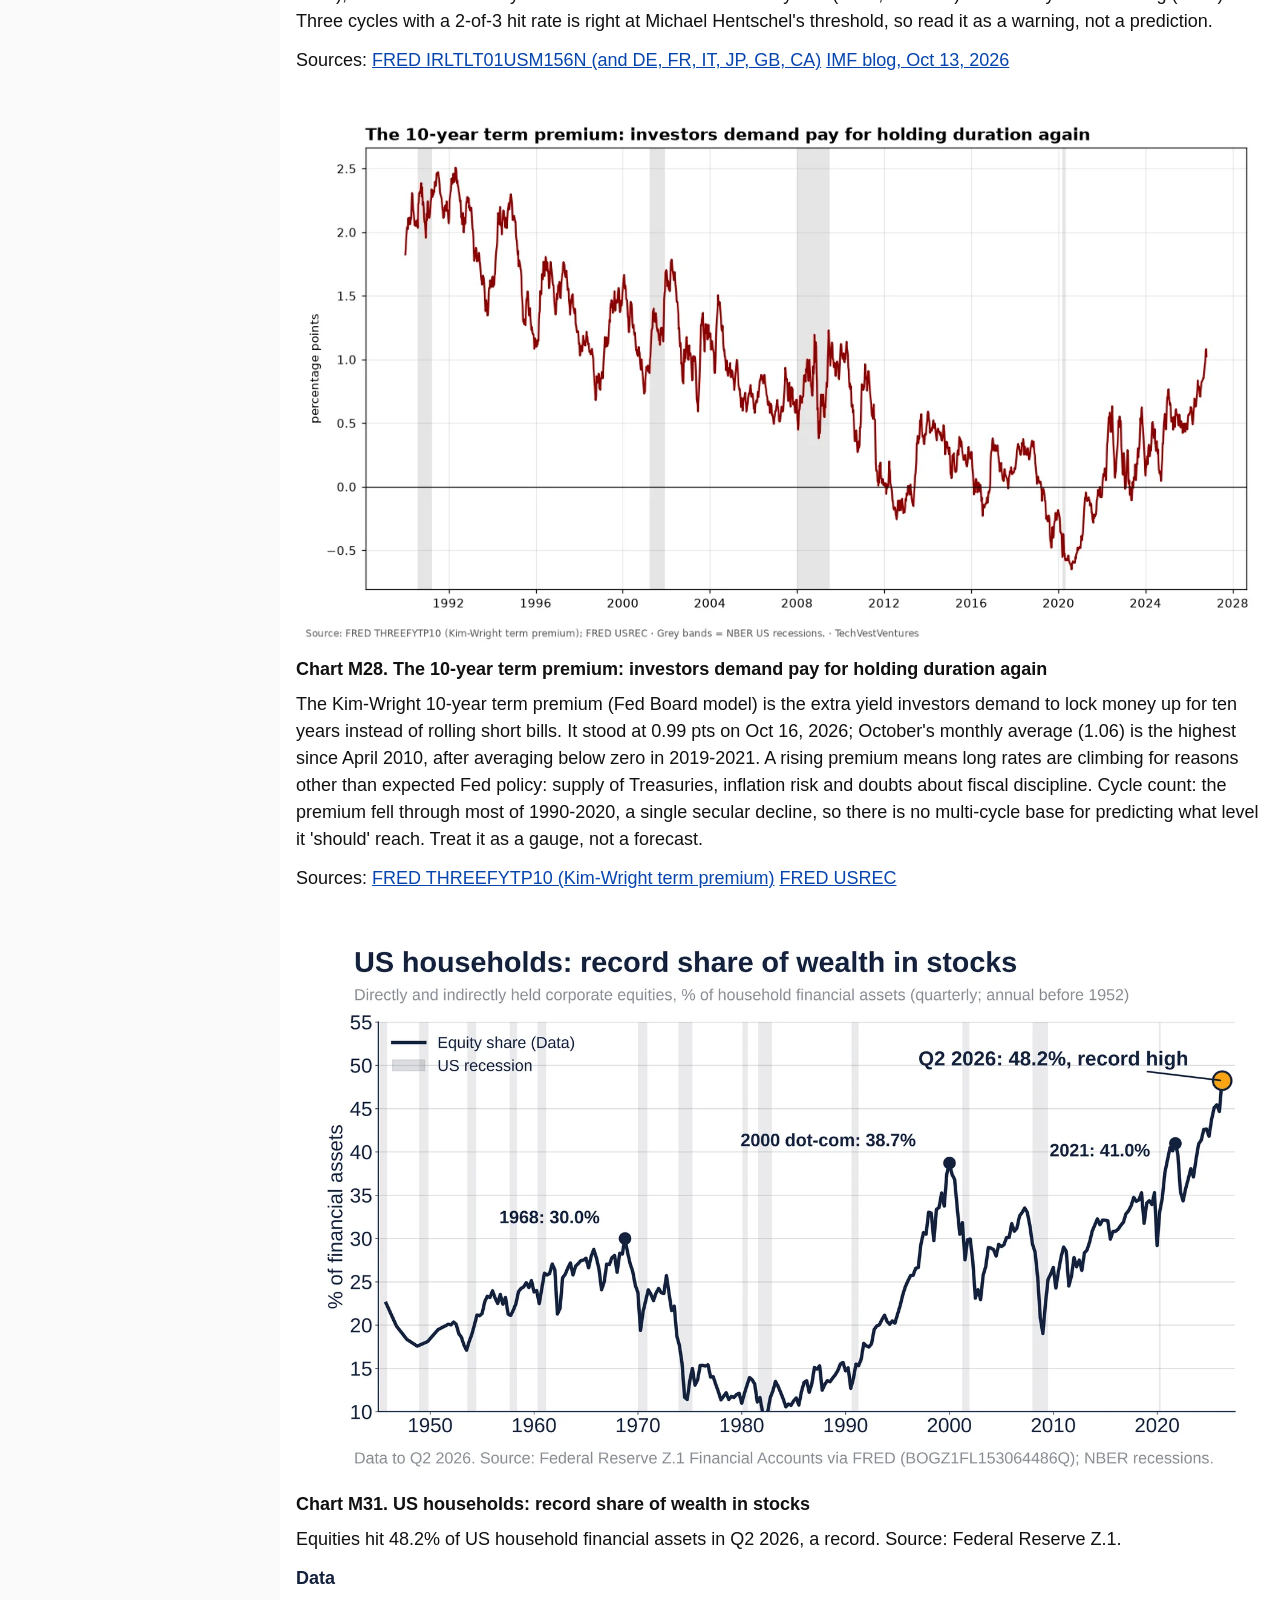
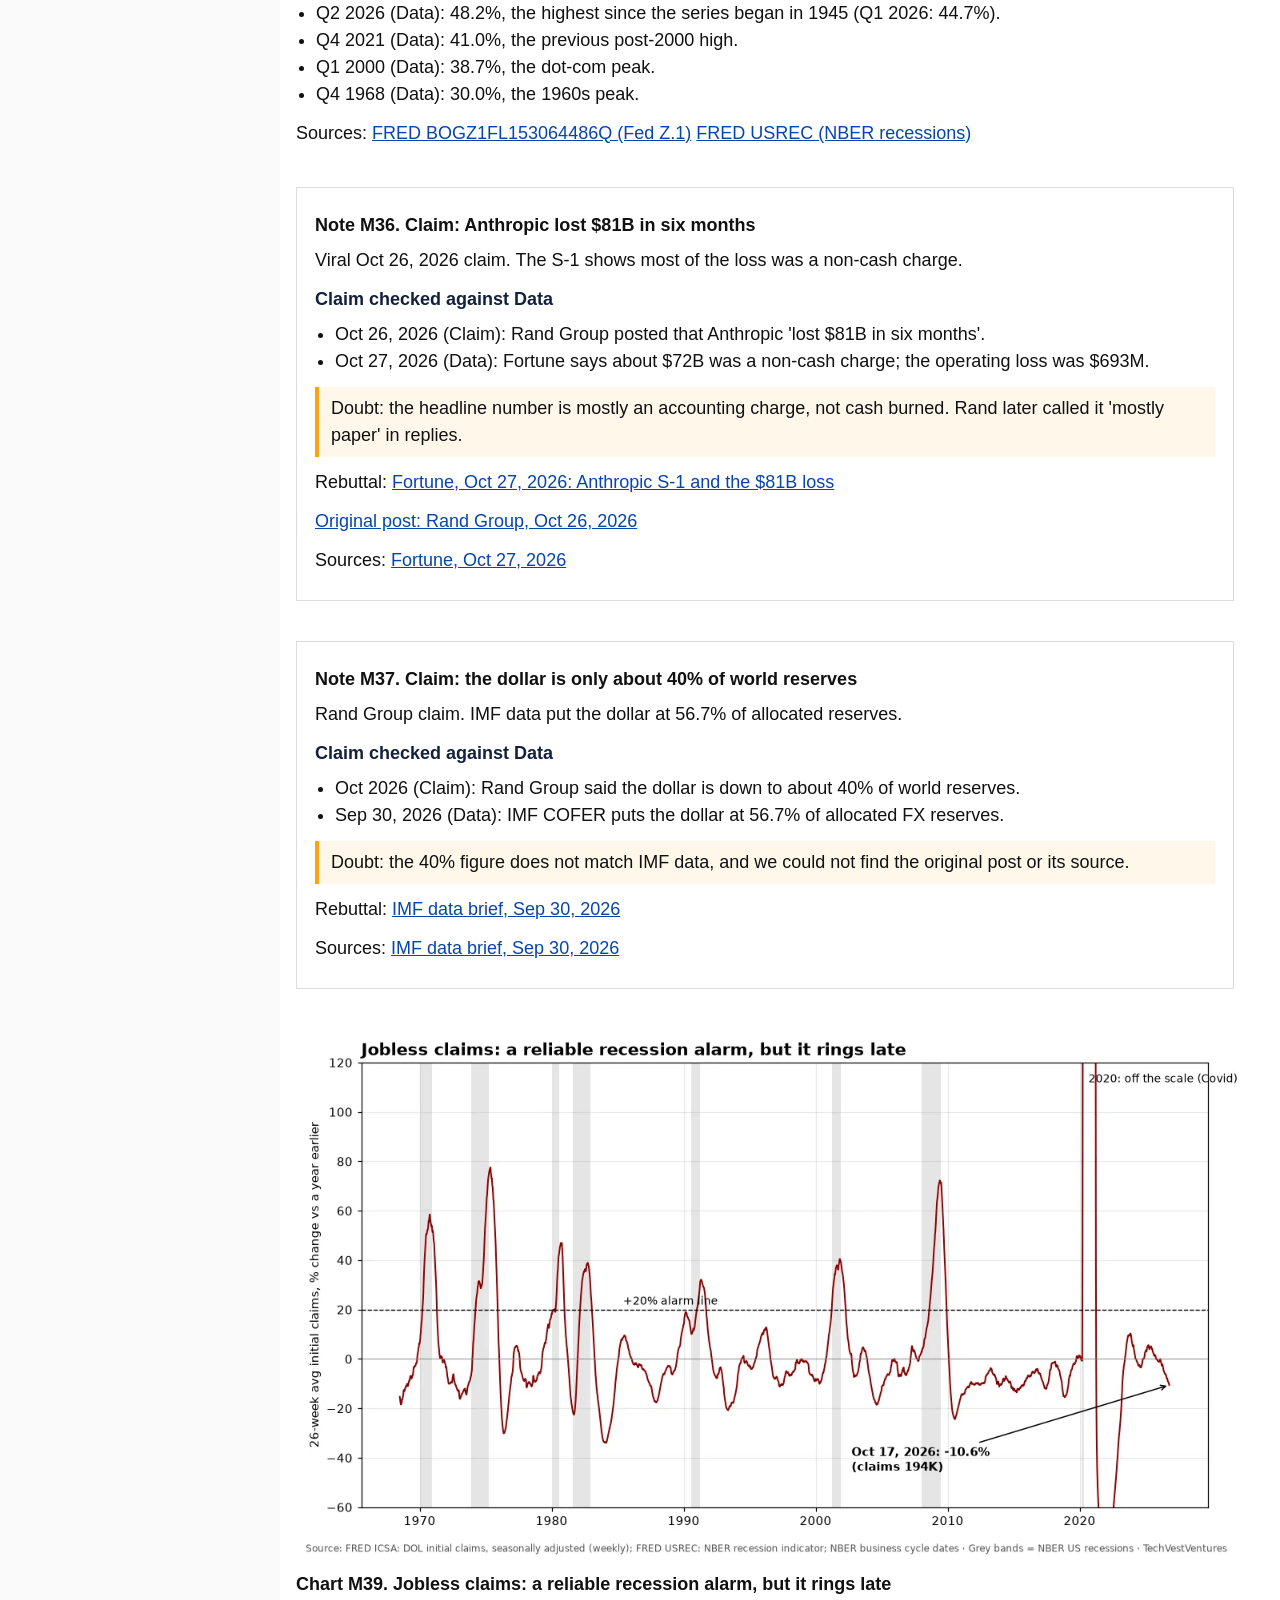
<file: issues/Q1.html>
<!doctype html><html lang="en"><head><meta charset="utf-8"><meta name="viewport" content="width=device-width,initial-scale=1"><title>TechVestVentures Market Economy Graphs — Q1</title><link rel="icon" href="../assets/favicon.svg" type="image/svg+xml"><link rel="icon" href="../assets/favicon-32.png" sizes="32x32" type="image/png"><link rel="apple-touch-icon" href="../assets/apple-touch-icon.png"><link rel="stylesheet" href="../assets/style.css"><script>if(!/[?&]raw/.test(location.search))location.replace("../index.html#Q1")</script></head><body><main id="issue"><h2 class="desk">Q1. USA Markets</h2><div class="view"><b>Michael Hentschel's view:</b> Pattern repetition is easy to show. But unless a cycle, such as a Kondratieff wave, has repeated more than 3 times in the record, short-term pattern analysis is a stab in the dark. Where a chart implies a repeat, its caption says how many past cycles support it. These charts illustrate risk; they do not call stocks or bonds.</div><figure class="g" id="M01"><img src="img/M01.webp" alt="Buffett indicator: US corporate equity value vs GDP" loading="lazy"><figcaption><span class="t">Chart M01. Buffett indicator: US corporate equity value vs GDP</span><p>Market value of US nonfinancial corporate equities divided by GDP stood at 255% in Apr 2026 (quarter start), against 163% at the dot-com peak (Jan 2000) and a post-1945 median of 72%. Warren Buffett called this ratio &#x27;probably the best single measure&#x27; of valuation in 2001. A high reading has preceded poor 10-year returns, but it has not timed crashes: the ratio has stayed above the 2000 peak for long stretches since 2020.</p><p>Sources: <a href="https://fred.stlouisfed.org/series/NCBEILQ027S">FRED NCBEILQ027S: Fed Z.1 nonfinancial corporate equities, market value</a> <a href="https://fred.stlouisfed.org/series/GDP">FRED GDP: BEA nominal GDP</a></p></figcaption></figure>
<figure class="g" id="M02"><img src="img/M02.webp" alt="Shiller CAPE ratio, 1881 to Sep 2024" loading="lazy"><figcaption><span class="t">Chart M02. Shiller CAPE ratio, 1881 to Sep 2024</span><p>Robert Shiller&#x27;s cyclically adjusted P/E for the S&amp;P Composite. Long-run mean 17.5. Peaks: 32.6 in 1929, 44.2 in 1999, 38.6 in 2021; last value in the public file 35.2 (Sep 2024). Pattern count: only three prior readings above 30 (1929, 1997–2001, 2021) — 3 cycles, so by Michael Hentschel&#x27;s rule a &#x27;repeat&#x27; is suggestive, not proven. Note: the public Yale file we could reach ends Sep 2024.</p><p>Sources: <a href="https://shillerdata.com/">Robert Shiller, Yale online data (ie_data.xls)</a></p></figcaption></figure>
<figure class="g" id="M03"><img src="img/M03.webp" alt="FINRA margin debt: investors borrowing to buy stocks" loading="lazy"><figcaption><span class="t">Chart M03. FINRA margin debt: investors borrowing to buy stocks</span><p>Debit balances in customers&#x27; securities margin accounts reached $1,480bn in Sep 2026, up 31% from a year earlier. Earlier local peaks in margin debt came in March 2000, mid-2007 and late 2021, each shortly before a major market decline — three episodes in this 1997+ series, which is too few to treat as a reliable timing rule.</p><p>Sources: <a href="https://www.finra.org/rules-guidance/key-topics/margin-accounts/margin-statistics">FINRA margin statistics</a></p></figcaption></figure>
<figure class="g" id="M04"><img src="img/M04.webp" alt="US yield curve: inversion and un-inversion" loading="lazy"><figcaption><span class="t">Chart M04. US yield curve: inversion and un-inversion</span><p>10-year minus 2-year Treasury spread +0.31 pts and 10-year minus 3-month +0.78 pts on Oct 23, 2026. The 10y–2y curve inverted from July 2022 and turned positive again in Aug 2024. Since 1976 every recession was preceded by 10y–2y inversion, and recessions have usually begun after the curve un-inverts. Counting: 1978, 1988, 1998–2000, 2006, 2019 inversions — 5 episodes before the 2022 one, so this is one of the better-supported repeat patterns, though lead times varied from about 6 to 24 months and 2022&#x27;s inversion has not (yet) been followed by an NBER recession.</p><p>Sources: <a href="https://fred.stlouisfed.org/series/T10Y2Y">FRED T10Y2Y: 10y minus 2y Treasury</a> <a href="https://fred.stlouisfed.org/series/T10Y3M">FRED T10Y3M: 10y minus 3m Treasury</a> <a href="https://fred.stlouisfed.org/series/USREC">FRED USREC: NBER recession indicator</a></p></figcaption></figure>
<figure class="g" id="M05"><img src="img/M05.webp" alt="Corporate credit spread: the price of default fear" loading="lazy"><figcaption><span class="t">Chart M05. Corporate credit spread: the price of default fear</span><p>Baa corporate bond yield over the 10-year Treasury was 1.46 pts on Oct 22, 2026, near the low end of its range since 1986 (median 2.13; peak 6.16 in Dec 2008). ICE BofA US high-yield option-adjusted spread: 3.40 pts. Tight spreads mean lenders are pricing little risk; spreads have widened sharply in every recession shown, but they move with, not ahead of, a crisis.</p><p>Sources: <a href="https://fred.stlouisfed.org/series/BAA10Y">FRED BAA10Y: Moody&#x27;s Baa minus 10y Treasury</a> <a href="https://fred.stlouisfed.org/series/BAMLH0A0HYM2">FRED BAMLH0A0HYM2: ICE BofA US High Yield OAS</a></p></figcaption></figure>
<figure class="g" id="M06"><img src="img/M06.webp" alt="Sahm rule recession indicator (real-time)" loading="lazy"><figcaption><span class="t">Chart M06. Sahm rule recession indicator (real-time)</span><p>The Sahm rule triggers when the 3-month average unemployment rate rises 0.50 pt above its low of the prior 12 months. Reading: 0.00 for Sep 2026; the 2024 reading peaked at 0.57 without a recession being declared. Before 2024 the rule had flagged every US recession since 1970 with no false positives, i.e. about 8 cycles.</p><p>Sources: <a href="https://fred.stlouisfed.org/series/SAHMREALTIME">FRED SAHMREALTIME: Claudia Sahm real-time Sahm rule</a> <a href="https://fred.stlouisfed.org/series/UNRATE">FRED UNRATE: BLS unemployment rate</a></p></figcaption></figure>
<figure class="g" id="M07"><img src="img/M07.webp" alt="US money supply M2, year-on-year growth" loading="lazy"><figcaption><span class="t">Chart M07. US money supply M2, year-on-year growth</span><p>M2 grew 5.7% y/y in Aug 2026, level $23.3 trillion. The 2020–21 surge peaked at 26.8% (Feb 2021) and was followed by the first outright M2 contraction since the 1930s (low -4.6% in Apr 2023).</p><p>Sources: <a href="https://fred.stlouisfed.org/series/M2SL">FRED M2SL: Federal Reserve M2</a></p></figcaption></figure>
<figure class="g" id="M08"><img src="img/M08.webp" alt="US federal debt as a share of GDP" loading="lazy"><figcaption><span class="t">Chart M08. US federal debt as a share of GDP</span><p>Total public debt was 123% of GDP in Jan 2026 (quarter start), versus 40% in 1966 and 62% in 2007.</p><p>Sources: <a href="https://fred.stlouisfed.org/series/GFDEGDQ188S">FRED GFDEGDQ188S: Treasury/OMB federal debt % GDP</a></p></figcaption></figure>
<figure class="g" id="M09"><img src="img/M09.webp" alt="US federal interest payments as a share of GDP" loading="lazy"><figcaption><span class="t">Chart M09. US federal interest payments as a share of GDP</span><p>Federal government interest payments (annualized) were 3.93% of GDP in Apr 2026, compared with a previous peak of 4.99% in Jan 1991 and a low of 2.33% in Jul 2015.</p><p>Sources: <a href="https://fred.stlouisfed.org/series/A091RC1Q027SBEA">FRED A091RC1Q027SBEA: BEA federal interest payments</a> <a href="https://fred.stlouisfed.org/series/GDP">FRED GDP: BEA GDP</a></p></figcaption></figure>
<figure class="g" id="M10"><img src="img/M10.webp" alt="US nonfinancial corporate debt vs GDP" loading="lazy"><figcaption><span class="t">Chart M10. US nonfinancial corporate debt vs GDP</span><p>Debt securities and loans of nonfinancial corporations equalled 48% of GDP in Apr 2026; record 62% (Apr 2020). Previous local peaks in 1990, 2001, 2009 and 2020 coincided with recessions.</p><p>Sources: <a href="https://fred.stlouisfed.org/series/BCNSDODNS">FRED BCNSDODNS: Fed Z.1 nonfinancial corporate debt</a> <a href="https://fred.stlouisfed.org/series/GDP">FRED GDP: BEA GDP</a></p></figcaption></figure>
<figure class="g" id="M11"><img src="img/M11.webp" alt="Fed funds rate, nominal and real" loading="lazy"><figcaption><span class="t">Chart M11. Fed funds rate, nominal and real</span><p>Effective fed funds rate 3.75% in Sep 2026; minus CPI inflation of 4.0% y/y gives a real rate of -0.3%. Real rates were deeply negative in 2021–22 (low -8.4% in Mar 2022, overall series low) and in the 1970s.</p><p>Sources: <a href="https://fred.stlouisfed.org/series/FEDFUNDS">FRED FEDFUNDS: Effective federal funds rate</a> <a href="https://fred.stlouisfed.org/series/CPIAUCSL">FRED CPIAUCSL: BLS CPI-U</a></p></figcaption></figure>
<figure class="g" id="M12"><img src="img/M12.webp" alt="University of Michigan consumer sentiment" loading="lazy"><figcaption><span class="t">Chart M12. University of Michigan consumer sentiment</span><p>Sentiment was 48.1 in Sep 2026; record low 44.8 in May 2026. Readings this low have mostly coincided with recessions or inflation shocks (1980, 2008, 2022).</p><p>Sources: <a href="https://fred.stlouisfed.org/series/UMCSENT">FRED UMCSENT: University of Michigan sentiment</a></p></figcaption></figure>
<figure class="g" id="M13"><img src="img/M13.webp" alt="Chicago Fed financial conditions: loose or tight?" loading="lazy"><figcaption><span class="t">Chart M13. Chicago Fed financial conditions: loose or tight?</span><p>National Financial Conditions Index -0.50 on Oct 16, 2026; negative means looser than average. Stress spikes: 5.23 in Jul 1974, 3.11 in Nov 2008, 0.31 in 2020.</p><p>Sources: <a href="https://fred.stlouisfed.org/series/NFCI">FRED NFCI: Chicago Fed NFCI</a></p></figcaption></figure>
<figure class="g" id="M14"><img src="img/M14.webp" alt="Federal Reserve balance sheet" loading="lazy"><figcaption><span class="t">Chart M14. Federal Reserve balance sheet</span><p>Fed total assets $6.75 trillion on Oct 21, 2026, down from a peak of $8.97 trillion in Apr 2022 and up from $0.72 trillion in 2002.</p><p>Sources: <a href="https://fred.stlouisfed.org/series/WALCL">FRED WALCL: Federal Reserve H.4.1 total assets</a></p></figcaption></figure>
<figure class="g" id="M23"><img src="img/M23.webp" alt="Industrial production: distance below prior peak since 1919" loading="lazy"><figcaption><span class="t">Chart M23. Industrial production: distance below prior peak since 1919</span><p>The Great Depression drop (-54% by Jul 1932) dwarfs every later slump: 1938 (-32%), 1945 demobilization (-35%), 2009 (-17%) and 2020 (-19%). Latest: 0.1% below the prior peak in Sep 2026. One true depression in a century of data is too few to model its return.</p><p>Sources: <a href="https://fred.stlouisfed.org/series/INDPRO">FRED INDPRO: Fed industrial production</a></p></figcaption></figure>
<figure class="g" id="M26"><img src="img/M26.webp" alt="US 10-year yield back above 5%: how often has that happened?" loading="lazy"><figcaption><span class="t">Chart M26. US 10-year yield back above 5%: how often has that happened?</span><p>The 10-year Treasury closed at 5.13% on Oct 21 and 4.96% on Oct 22, after first crossing 5% in mid-September; the 30-year is 5.29% and the 30-year mortgage rate 7.32%. Cycle count: since 1962, the 10-year has risen through 5% after at least 12 months below it only twice before, in July 1966 (followed by a 15-year bond bear market and the 1969-70 recession) and May 2006 (followed by the 2008 recession). That is 2 precedents, fewer than the 3+ repeats Michael Hentschel requires, so &#x27;every time yields cross 5%, a recession follows&#x27; is a stab in the dark, not a pattern.</p><p>Sources: <a href="https://fred.stlouisfed.org/series/DGS10">FRED DGS10</a> <a href="https://fred.stlouisfed.org/series/DGS30">FRED DGS30</a> <a href="https://fred.stlouisfed.org/series/MORTGAGE30US">FRED MORTGAGE30US</a> <a href="https://fred.stlouisfed.org/series/USREC">FRED USREC</a></p></figcaption></figure>
<figure class="g" id="M27"><img src="img/M27.webp" alt="G7 long rates: Japan at a 30-year high, US and UK at 2007 levels" loading="lazy"><figcaption><span class="t">Chart M27. G7 long rates: Japan at a 30-year high, US and UK at 2007 levels</span><p>Monthly 10-year government bond yields (OECD via FRED), latest Sep 2026 (Italy Aug). Japan&#x27;s 3.05% is the highest since 1996; the UK&#x27;s 5.24% and the US 4.99% are the highest since mid-2007; France since 2008 and Germany since 2009. The IMF&#x27;s Oct 13 blog says the G7 average 10-year yield is the highest in nearly two decades and warns of the fiscal stakes. Cycle count: since 1990 the US 10-year has made three major cyclical peaks (late 1994, early 2000, mid-2007); two were followed by a US recession within about 1-2 years (2001, 2008-09) and one by a soft landing (1995). Three cycles with a 2-of-3 hit rate is right at Michael Hentschel&#x27;s threshold, so read it as a warning, not a prediction.</p><p>Sources: <a href="https://fred.stlouisfed.org/series/IRLTLT01USM156N">FRED IRLTLT01USM156N (and DE, FR, IT, JP, GB, CA)</a> <a href="https://www.imf.org/en/blogs/articles/2026/10/13/rising-sovereign-yields-raise-the-fiscal-stakes">IMF blog, Oct 13, 2026</a></p></figcaption></figure>
<figure class="g" id="M28"><img src="img/M28.webp" alt="The 10-year term premium: investors demand pay for holding duration again" loading="lazy"><figcaption><span class="t">Chart M28. The 10-year term premium: investors demand pay for holding duration again</span><p>The Kim-Wright 10-year term premium (Fed Board model) is the extra yield investors demand to lock money up for ten years instead of rolling short bills. It stood at 0.99 pts on Oct 16, 2026; October&#x27;s monthly average (1.06) is the highest since April 2010, after averaging below zero in 2019-2021. A rising premium means long rates are climbing for reasons other than expected Fed policy: supply of Treasuries, inflation risk and doubts about fiscal discipline. Cycle count: the premium fell through most of 1990-2020, a single secular decline, so there is no multi-cycle base for predicting what level it &#x27;should&#x27; reach. Treat it as a gauge, not a forecast.</p><p>Sources: <a href="https://fred.stlouisfed.org/series/THREEFYTP10">FRED THREEFYTP10 (Kim-Wright term premium)</a> <a href="https://fred.stlouisfed.org/series/USREC">FRED USREC</a></p></figcaption></figure>
<figure class="g" id="M31"><img src="img/M31.webp" alt="US households: record share of wealth in stocks" loading="lazy"><figcaption><span class="t">Chart M31. US households: record share of wealth in stocks</span><p>Equities hit 48.2% of US household financial assets in Q2 2026, a record. Source: Federal Reserve Z.1.</p><p class="lab">Data</p><ul class="b"><li>Q2 2026 (Data): 48.2%, the highest since the series began in 1945 (Q1 2026: 44.7%).</li><li>Q4 2021 (Data): 41.0%, the previous post-2000 high.</li><li>Q1 2000 (Data): 38.7%, the dot-com peak.</li><li>Q4 1968 (Data): 30.0%, the 1960s peak.</li></ul><p>Sources: <a href="https://fred.stlouisfed.org/series/BOGZ1FL153064486Q">FRED BOGZ1FL153064486Q (Fed Z.1)</a> <a href="https://fred.stlouisfed.org/series/USREC">FRED USREC (NBER recessions)</a></p></figcaption></figure>
<figure class="g link" id="M36"><figcaption><span class="t">Note M36. Claim: Anthropic lost $81B in six months</span><p>Viral Oct 26, 2026 claim. The S-1 shows most of the loss was a non-cash charge.</p><p class="lab">Claim checked against Data</p><ul class="b"><li>Oct 26, 2026 (Claim): Rand Group posted that Anthropic &#x27;lost $81B in six months&#x27;.</li><li>Oct 27, 2026 (Data): Fortune says about $72B was a non-cash charge; the operating loss was $693M.</li></ul><p class="doubt">Doubt: the headline number is mostly an accounting charge, not cash burned. Rand later called it &#x27;mostly paper&#x27; in replies.</p><p>Rebuttal: <a href="https://fortune.com/2026/10/27/anthropic-ipo-s-1-investors-81-billion-loss/">Fortune, Oct 27, 2026: Anthropic S-1 and the $81B loss</a></p><p><a href="https://x.com/randgroup/status/2114769923117359290">Original post: Rand Group, Oct 26, 2026</a></p><p>Sources: <a href="https://fortune.com/2026/10/27/anthropic-ipo-s-1-investors-81-billion-loss/">Fortune, Oct 27, 2026</a></p></figcaption></figure>
<figure class="g link" id="M37"><figcaption><span class="t">Note M37. Claim: the dollar is only about 40% of world reserves</span><p>Rand Group claim. IMF data put the dollar at 56.7% of allocated reserves.</p><p class="lab">Claim checked against Data</p><ul class="b"><li>Oct 2026 (Claim): Rand Group said the dollar is down to about 40% of world reserves.</li><li>Sep 30, 2026 (Data): IMF COFER puts the dollar at 56.7% of allocated FX reserves.</li></ul><p class="doubt">Doubt: the 40% figure does not match IMF data, and we could not find the original post or its source.</p><p>Rebuttal: <a href="https://data.imf.org/en/news/imf%20data%20brief%20september%2030">IMF data brief, Sep 30, 2026</a></p><p>Sources: <a href="https://data.imf.org/en/news/imf%20data%20brief%20september%2030">IMF data brief, Sep 30, 2026</a></p></figcaption></figure>
<figure class="g" id="M39"><img src="img/M39.webp" alt="Jobless claims: a reliable recession alarm, but it rings late" loading="lazy"><figcaption><span class="t">Chart M39. Jobless claims: a reliable recession alarm, but it rings late</span><p>The 26-week average of US initial jobless claims was -10.6% versus a year earlier in the week of Oct 17, 2026 (194K claims that week), far from the +20% line. Repeat count: in all 8 recessions since 1969 the gauge crossed +20% (8 of 8), with 0 false alarms. But it crossed before the recession began in only 1 of 8 (2001, by about a week). Months from recession start to crossing: 1970 +3, 1973 +4, 1980 +2, 1981 +7, 1990 +5, 2001 -0, 2008 +7, 2020 +1. Eight repeats make this a well-supported pattern, but as a coincident signal, not a forecast. Today&#x27;s reading says no recession has started; it cannot say none is coming.</p><p>Sources: <a href="https://fred.stlouisfed.org/series/ICSA">FRED ICSA: DOL initial claims, seasonally adjusted (weekly)</a> <a href="https://fred.stlouisfed.org/series/USREC">FRED USREC: NBER recession indicator</a> <a href="https://www.nber.org/research/data/us-business-cycle-expansions-and-contractions">NBER business cycle dates</a></p></figcaption></figure>
<figure class="g" id="M40"><img src="img/M40.webp" alt="Credit-card delinquency has fallen for two years, despite &#x27;consumer cracking&#x27; fears" loading="lazy"><figcaption><span class="t">Chart M40. Credit-card delinquency has fallen for two years, despite &#x27;consumer cracking&#x27; fears</span><p>Delinquency on US bank credit-card loans was 2.85% in Q2 2026, the eighth straight quarterly decline from 3.22% in Q2 2024. It is still above the 2019 level (about 2.6%) but far from the 6.77% peak of 2009. Repeat count: a run-up of half a point or more preceded or accompanied recessions only twice since 1991 (2001 coincident, 2008 about 18 months early). The 2021-24 rise of 1.7 points produced no recession. With 2 hits and 1 large false alarm, using this as a recession signal is a stab in the dark. It says card stress is easing, not that a recession is near.</p><p>Sources: <a href="https://fred.stlouisfed.org/series/DRCCLACBS">FRED DRCCLACBS: Fed credit-card delinquency rate, all banks</a> <a href="https://www.federalreserve.gov/releases/chargeoff/">Federal Reserve charge-off and delinquency rates</a></p></figcaption></figure>
<figure class="g" id="M43"><img src="img/M43.webp" alt="Nvidia: survey says half of staff are worth $25M+" loading="lazy"><figcaption><span class="t">Chart M43. Nvidia: survey says half of staff are worth $25M+</span><p>Jun 2025 voluntary survey (~3,000 staff): ~77% millionaires, ~50% ≥$25M. Announced claim, not a filing.</p><p class="lab">Announced</p><ul class="b"><li>Jun 2025 (Announced): voluntary survey of ~3,000 Nvidia employees (~10% of workforce) reported 76–78% millionaires and ~50% with net worth ≥ $25M (Jesse Cohen / Kobeissi Letter coverage).</li><li>Mechanism (Data): Nvidia ESPP offers ~15% discount with lookback; RSUs vest over time — equity, not cash salary, drives the wealth.</li><li>Workforce (Data): Nvidia disclosed ~36k–42k employees across 2025 commentary; applying 50% to the full headcount is an extrapolation, not a census.</li><li>Omitted: no company 10-K or proxy statement confirms the 50% / $25M figure.</li></ul><p class="doubt">Self-selection bias likely inflates the share (wealthier staff may be likelier to answer). Much of the wealth is unrealised stock; a large NVDA drawdown would cut paper net worth. Do not treat as audited Data.</p><p>Rebuttal: <a href="https://finance.yahoo.com/news/nvidia-producing-unprecedented-wealth-employees-003124691.html">Yahoo Finance / coverage of Nvidia employee wealth survey</a></p><p><a href="https://x.com/MichaelAArouet/status/2117653775670284508">Original post: Michael A. Arouet, Nov 2026</a></p><p>Sources: <a href="https://finance.yahoo.com/news/nvidia-producing-unprecedented-wealth-employees-003124691.html">Yahoo Finance: Nvidia producing unprecedented employee wealth</a> <a href="https://indianexpress.com/article/technology/artificial-intelligence/jensen-huang-reviews-salaries-nvidia-staffers-heres-how-10180612/">Indian Express: Jensen Huang salary reviews / staff wealth context</a></p></figcaption></figure>
<figure class="g" id="M44"><img src="img/M44.webp" alt="Wealth tax hits illiquid company shares, not cash piles" loading="lazy"><figcaption><span class="t">Chart M44. Wealth tax hits illiquid company shares, not cash piles</span><p>Speculation: €1.85M tax &gt; €1.5M profit on a €25M firm. Data: US equities 31% of assets vs deposits 10% (Fed Q2 2025).</p><p class="lab">Speculation + Data</p><ul class="b"><li>Speculation (Arouet comic): €1.5M profit, 40% income tax (€0.6M), 5% wealth tax on a €25M valuation (€1.25M) → combined tax €1.85M exceeds profit.</li><li>Q2 2025 (Data): Fed Z.1 B.101.e — US household corporate equities (direct+indirect) $61.1T = 31.0% of total assets; currency &amp; deposits $19.7T = 10.0%.</li><li>Q2 2026 (Data): FRED BOGZ1FL153064486Q — equities 48.2% of US household financial assets (record).</li><li>Argument that holds in Data: a large share of household wealth is in shares/business equity, so a wealth tax often requires selling or borrowing against illiquid assets. The comic’s 5% rate and forced closure are Speculation, not a calibrated policy simulation.</li></ul><p class="doubt">The 5% rate and €25M valuation are illustrative, not an enacted tax. Real wealth-tax designs (e.g. Spain, Norway, historical French ISF/IFI) use lower rates, exemptions and liquidity carve-outs. Do not read the comic as a forecast of any specific bill.</p><p>Rebuttal: <a href="https://www.federalreserve.gov/releases/z1/20250911/html/b101e.htm">Fed Z.1 B.101.e: Balance Sheet of Households and Nonprofit Organizations</a></p><p><a href="https://x.com/MichaelAArouet/status/2118323176362951026">Original post: Michael A. Arouet, Nov 2026</a></p><p>Sources: <a href="https://www.federalreserve.gov/releases/z1/20250911/html/b101e.htm">Fed Z.1 B.101.e (Sep 11, 2025 release)</a> <a href="https://fred.stlouisfed.org/series/BOGZ1FL153064486Q">FRED BOGZ1FL153064486Q (equities share of household financial assets)</a> <a href="https://www.federalreserve.gov/publications/files/scf26.pdf">Fed Survey of Consumer Finances materials</a></p></figcaption></figure>
<figure class="g" id="M45"><img src="img/M45.webp" alt="The S&amp;P is 6% off its October high; most such dips do not become bears" loading="lazy"><figcaption><span class="t">Chart M45. The S&amp;P is 6% off its October high; most such dips do not become bears</span><p>The S&amp;P 500 closed at 7,376.86 on Friday Nov 6, down 2.68% on the week (from 7,580.07 on Oct 30) and 5.65% below its Oct 6 closing high of 7,818.93. Thursday Nov 5 alone was -4.36% (7,688.62 to 7,353.73), and the VIX closed at 25.64 on Nov 6 after 28.18 on Nov 5. Repeat count: of 74 completed S&amp;P pullbacks of 5% or more since 1950, 26 (35%) eventually reached 10% and 11 (15%) reached 20%, a bear market. That is far more than three repeats, so the pattern is real: a 6% S&amp;P dip becoming a bear market is the minority outcome (about 1 in 7). Calling this ‘just like 2000 or 2007’ from a 6% decline would be a stab in the dark. High-yield credit is not confirming a crash: the ICE BofA HY OAS went from 3.14 on Oct 28 to 3.48 on Nov 5, a rise of only 34 basis points.</p><ul class="b"><li>Week through Nov 6: S&amp;P -2.68% to 7,376.86; Nasdaq -3.37%; SOX -12.15%; VIX 25.64.</li><li>From the Oct 6 closing highs: S&amp;P -5.65%; Nasdaq -10.94% (a correction); SOX -29.0%.</li><li>Postwar repeat count: 11 of 74 completed 5%+ S&amp;P pullbacks reached 20% (15%).</li><li>HY OAS 3.14 → 3.48 (Oct 28 to Nov 5); credit did not spike with equities.</li></ul><p>Sources: <a href="https://finance.yahoo.com/quote/%5EGSPC/history">Yahoo Finance ^GSPC daily (S&amp;P 500, 1927–Nov 6, 2026)</a> <a href="https://finance.yahoo.com/quote/%5EIXIC/history">Yahoo Finance ^IXIC daily (Nasdaq Composite)</a> <a href="https://finance.yahoo.com/quote/%5ESOX/history">Yahoo Finance ^SOX daily (PHLX Semiconductor)</a> <a href="https://finance.yahoo.com/quote/%5EVIX/history">Yahoo Finance ^VIX daily</a> <a href="https://fred.stlouisfed.org/series/SP500">FRED SP500 (last print Nov 5: 7353.73, matches Yahoo)</a> <a href="https://fred.stlouisfed.org/series/NASDAQCOM">FRED NASDAQCOM</a> <a href="https://fred.stlouisfed.org/series/VIXCLS">FRED VIXCLS</a> <a href="https://fred.stlouisfed.org/series/BAMLH0A0HYM2">FRED BAMLH0A0HYM2 (ICE BofA US High Yield OAS)</a></p></figcaption></figure>
<figure class="g" id="M46"><img src="img/M46.webp" alt="This is a semiconductor crash: SOX is 29% off its October high" loading="lazy"><figcaption><span class="t">Chart M46. This is a semiconductor crash: SOX is 29% off its October high</span><p>From the Oct 6 closing highs through Friday Nov 6, the PHLX Semiconductor Index fell 29.0% (13,217.82 to 9,390.25), the Nasdaq Composite fell 10.94% — already a correction — and the S&amp;P 500 fell 5.65%. Nvidia -22.0%, Alphabet -18.1% and Meta -17.4% led the Mag7 decline from those highs; Tesla was -5.9%. Apple +2.6%, Amazon +1.2% and Microsoft +0.2% rose or were flat. Meta’s decline was almost entirely before Oct 28 (738.88 on Oct 6 to 612.49 on Oct 28); from Oct 28 to Nov 6 it changed by only -0.4%. The week through Nov 6 itself was S&amp;P -2.68%, Nasdaq -3.37% and SOX -12.15%, matching the tape; Thursday’s session was SOX -12.25%. From its June 22 closing high of 14,634.72, SOX is -35.8%. Repeat count: SOX has completed 6 declines of 30% or more since 1994 (out of 57 completed 5%+ pullbacks), so chip bear phases do repeat, but they are uncommon. This open episode would be another if the June high is not recaptured.</p><ul class="b"><li>Oct 6 → Nov 6: SOX -29.0%; Nasdaq -10.94%; S&amp;P -5.65%.</li><li>Nvidia -22.0%, Alphabet -18.1%, Meta -17.4%; Tesla -5.9%; Apple +2.6%, Amazon +1.2%, Microsoft +0.2%.</li><li>SOX -35.8% from its June 22 high; 6 completed 30%+ SOX drops since 1994 (n=57 five-percent pullbacks).</li><li>Nasdaq’s open drawdown (-10.9%) already meets the usual 10% ‘correction’ line.</li></ul><p>Sources: <a href="https://finance.yahoo.com/quote/%5ESOX/history">Yahoo Finance ^SOX history</a> <a href="https://finance.yahoo.com/quote/%5EIXIC/history">Yahoo Finance ^IXIC history</a> <a href="https://finance.yahoo.com/quote/%5EGSPC/history">Yahoo Finance ^GSPC history</a> <a href="https://finance.yahoo.com/quote/NVDA/history">Yahoo Finance NVDA history</a> <a href="https://finance.yahoo.com/">Yahoo Finance GOOGL, TSLA, AAPL, MSFT, META, AMZN history</a> <a href="https://fred.stlouisfed.org/series/NASDAQCOM">FRED NASDAQCOM (Nov 6 close 24579.42, matches Yahoo)</a></p></figcaption></figure>
<figure class="g" id="M47"><img src="img/M47.webp" alt="S&amp;P 500 off 1.7% in Q4, but its 30 worst members fell 23–52%" loading="lazy"><figcaption><span class="t">Chart M47. S&amp;P 500 off 1.7% in Q4, but its 30 worst members fell 23–52%</span><p>Sep 30–Nov 10, 2026 closes: S&amp;P 500 −1.7%, Intel −51.7%, 34 of worst 50 tech. Yahoo Finance.</p><p class="lab">Data</p><ul class="b"><li>Sep 30–Nov 5, 2026 (Data): TVV re-ran Rand’s window on 502 current members. 48 of Rand’s 50 figures match within 0.1 pt: Intel −56.5%, Marvell −49.5%, Seagate −49.4%.</li><li>Nov 5, 2026 (Data): 35 of the worst 50 are Information Technology, as Rand says. Sandisk was −53.7% (Rand −51.2%) and Super Micro −34.1% (Rand −34.8%).</li><li>Nov 5, 2026 (Data): S&amp;P 500 index −3.9%. Members’ combined market cap −4.6% at current Yahoo share counts (TVV approximation), against Rand’s −3.7%.</li><li>Sep 30–Nov 10, 2026 (Data): S&amp;P 500 −1.7%, equal-weight RSP +6.2%, median member +8.6%, and 76% of members are up.</li><li>Nov 10, 2026 (Data): Intel is still the worst at −51.7%, then Sandisk −50.6% and Seagate −45.6%. 34 of the worst 50 are tech, and the bottom-50 cutoff is −14.0%.</li><li>Method: one line per company (second share classes GOOG, FOX and NWS dropped). Members and sectors come from the Wikipedia S&amp;P 500 list as of Nov 10, which may differ slightly from Rand’s list.</li></ul><p class="doubt">Rand says the index average “can hide a lot of damage.” That is true for chips and hardware, but the typical S&amp;P 500 stock rose: the median member gained 7.1% to Nov 5 and 8.6% to Nov 10, and the equal-weight index is up 6.2%. The damage is concentrated, not broad.</p><p>Rebuttal: <a href="https://finance.yahoo.com/quote/RSP/history/">Yahoo Finance RSP (S&amp;P 500 equal-weight) history</a></p><p><a href="https://x.com/randgroup/status/2119838733356642564">Original post: Rand Group, Nov 2026</a></p><p>Sources: <a href="https://finance.yahoo.com/quote/%5EGSPC/history/">Yahoo Finance ^GSPC daily (S&amp;P 500)</a> <a href="https://finance.yahoo.com/quote/RSP/history/">Yahoo Finance RSP history (S&amp;P 500 equal-weight)</a> <a href="https://finance.yahoo.com/quote/INTC/history/">Yahoo Finance INTC history</a> <a href="https://en.wikipedia.org/wiki/List_of_S%26P_500_companies">Wikipedia: List of S&amp;P 500 companies (members and sectors as of Nov 10, 2026)</a> <a href="https://www.spglobal.com/spdji/en/indices/equity/sp-500/">S&amp;P Dow Jones Indices: S&amp;P 500</a> <a href="https://x.com/randgroup/status/2119838733356642564">Original post: Rand Group, Nov 2026</a></p></figcaption></figure>
<figure class="g" id="M48"><img src="img/M48.webp" alt="AI neo-cloud stocks sit 53–79% below their all-time highs" loading="lazy"><figcaption><span class="t">Chart M48. AI neo-cloud stocks sit 53–79% below their all-time highs</span><p>Nov 10, 2026 close vs all-time closing high: WYFI −79.4%, CRWV −73.5%, NBIS −53.3%. Yahoo Finance.</p><p class="lab">Data</p><ul class="b"><li>Nov 10, 2026 (Data): fall from all-time closing high: WYFI −79.4% (peak Jun 22, 2026), CIFR −77.6% (Jun 18, 2026), IREN −74.2% (Nov 5, 2025), CRWV −73.5% (Jun 20, 2025), APLD −66.4% (May 28, 2026).</li><li>Nov 10, 2026 (Data): HUT −57.3% (peak Jun 2, 2026), WULF −56.7% (Jun 18, 2026), DOCN −56.1% (Jun 15, 2026), NBIS −53.3% (Jun 18, 2026).</li><li>Rand vs TVV (Data): WYFI and CIFR are within 2 pts. Rand understates IREN (−69% vs −74.2%) and CoreWeave (−66% vs −73.5%), and overstates APLD, HUT, WULF, DOCN and NBIS by 3–6 pts. Rand gives no date or method.</li><li>Context (Data): against the Dec 31, 2024 close, the seven names with that history are still up 41% (CIFR) to 384% (NBIS). HUT, WULF, DOCN and NBIS are also up in 2026 so far.</li><li>Timing: CoreWeave’s Q3 results were scheduled after the Nov 10 close, so this chart uses pre-results prices.</li><li>Method: WULF is measured from TeraWulf’s first trading day (Dec 14, 2021). Yahoo’s older WULF prices belong to predecessor IKONICS and would overstate the drop.</li></ul><p class="doubt">Peak-to-now drawdowns make “trade of the decade” look broken, but most of these peaks were short mid-2026 spikes, and longer-run holders are still well ahead. Rand’s nine figures don’t match the closes on any single date, so treat its exact percentages as approximate. This chart predates CoreWeave’s Q3 results, which were scheduled after the Nov 10 close.</p><p>Rebuttal: <a href="https://finance.yahoo.com/quote/NBIS/history/">Yahoo Finance NBIS history</a></p><p><a href="https://x.com/randgroup/status/2120073114512240910">Original post: Rand Group, Nov 2026</a></p><p>Sources: <a href="https://finance.yahoo.com/quote/CRWV/history/">Yahoo Finance CRWV history</a> <a href="https://finance.yahoo.com/quote/NBIS/history/">Yahoo Finance NBIS history</a> <a href="https://finance.yahoo.com/quote/IREN/history/">Yahoo Finance IREN history</a> <a href="https://finance.yahoo.com/quote/WYFI/history/">Yahoo Finance WYFI history</a> <a href="https://finance.yahoo.com/quote/CIFR/history/">Yahoo Finance CIFR history</a> <a href="https://finance.yahoo.com/quote/WULF/history/">Yahoo Finance WULF history</a> <a href="https://investors.coreweave.com/">CoreWeave investor relations</a> <a href="https://x.com/randgroup/status/2120073114512240910">Original post: Rand Group, Nov 2026</a></p></figcaption></figure>
<figure class="g" id="M49"><img src="img/M49.webp" alt="Developers aged 22–25: jobs index down 18.6% since Nov 2022" loading="lazy"><figcaption><span class="t">Chart M49. Developers aged 22–25: jobs index down 18.6% since Nov 2022</span><p>Sep 2026: developers aged 22–25 at 81.4, aged 41–49 at 120.2 (Nov 2022=100). Stanford Canaries, ADP.</p><p class="lab">Data</p><ul class="b"><li>Sep 2026 (Data): Stanford Canaries software-developer index (Nov 2022 = 100): ages 22–25 81.4, 26–30 95.8, 31–34 106.7, 35–40 112.8, 41–49 120.2, 50+ 107.7.</li><li>Sep 2026 (Data): all five of Rand’s figures match Stanford’s published file exactly. Rand leaves out the 50+ group.</li><li>Mar 2026 (Data): ages 22–25 hit a low of 78.6. That index peaked at 101.6 in Oct 2022, one month before ChatGPT’s release.</li><li>Sep 2026 (Data): across all occupations, ages 22–25 stand at 97.1, so the drop is concentrated in software work, not young workers overall.</li><li>Method (Data): a five-year balanced sample of ADP payroll firms (25,000 firms and 4.6M matched workers at launch). Updated monthly, latest Oct 21, 2026.</li></ul><p class="doubt">Rand’s headline says “1 in 5 junior dev jobs gone since ChatGPT.” Stanford says the dashboard shows correlation, not a causal link, and that earlier declines are likely non-AI. The fixed firm panel leaves out new firms, and the index tracks fewer young hires, not jobs destroyed. All six age series also jump together in May 2025, which may be a sample effect.</p><p>Rebuttal: <a href="https://budgetlab.yale.edu/research/evaluating-impact-ai-labor-market-current-state-affairs">Yale Budget Lab: Evaluating the impact of AI on the labor market</a></p><p><a href="https://x.com/randgroup/status/2120088546350428535">Original post: Rand Group, Nov 2026</a></p><p>Sources: <a href="https://digitaleconomy.stanford.edu/project/indicators/canaries-dashboard/">Stanford Digital Economy Lab: Canaries dashboard</a> <a href="https://storage.googleapis.com/aviary-del-public/release_memos/latest/downloads/canaries_software_developers_results.zip">Stanford Canaries software-developer results (zip)</a> <a href="https://storage.googleapis.com/aviary-del-public/release_memos/latest/downloads/canaries_by_age_results.zip">Stanford Canaries by-age results (zip)</a> <a href="https://digitaleconomy.stanford.edu/app/uploads/2026/08/Canaries_August2026.pdf">Stanford Canaries August 2026 memo (PDF)</a> <a href="https://budgetlab.yale.edu/research/evaluating-impact-ai-labor-market-current-state-affairs">Yale Budget Lab: Evaluating the impact of AI on the labor market</a> <a href="https://x.com/randgroup/status/2120088546350428535">Original post: Rand Group, Nov 2026</a></p></figcaption></figure>
<figure class="g" id="M51"><img src="img/M51.webp" alt="Like-for-like, tech is ~45% of the S&amp;P 500 vs ~35% in 2000" loading="lazy"><figcaption><span class="t">Chart M51. Like-for-like, tech is ~45% of the S&amp;P 500 vs ~35% in 2000</span><p>Nov 10, 2026: Info Tech 35.6%, broad tech 50.2%; 2000 IT peak 33.6–35%. SPY holdings, S&amp;P DJI.</p><p class="lab">Data</p><ul class="b"><li>Nov 10, 2026 (Data): the GICS Information Technology sector alone is 35.6% of the S&amp;P 500 (SPY daily holdings). Add Communication Services 8.8%, Amazon 4.1% and Tesla 1.6% and broad tech reaches 50.2%.</li><li>Mar and Aug 2000 (Data): S&amp;P Dow Jones Indices puts IT at 35% of the index in March 2000 and 33.6% in August 2000. Rand’s “around 30%” understates the dot-com peak.</li><li>Like-for-like (Data, TVV reclassification): Alphabet and Meta were IT until 2018, and Visa, Mastercard and other payments firms until 2023. Adding them back (6.9% + 2.3%) gives 44.8% against 33.6–35% in 2000.</li><li>Jul 2026 to Nov 2026 (Data): CME Group put IT at about 39% in July 2026. It has dropped to 35.6% after the Q4 chip and hardware sell-off (see M47).</li><li>Nov 10, 2026 (Data): the 10 largest holdings make up 37.1% of the index (counting Alphabet’s two share classes separately), which supports Rand’s concentration point.</li><li>Omitted: the Bloomberg sector series in Rand’s chart (paywalled) and a 2000 “broad tech” figure, because no primary 2000 weights for those groups were found.</li></ul><p class="doubt">Rand gets to “half vs 30%” by mixing definitions: a broad tech basket today against a narrower 2000 figure. On the same GICS IT definition, today’s 35.6% is about level with the 2000 peak. On a like-for-like 2000-style definition it is about 45%, 10 points higher, not 20.</p><p>Rebuttal: <a href="https://www.indexologyblog.com/2022/06/03/these-go-to-11-diversification-with-sp-500-sectors/">S&amp;P DJI Indexology: These go to 11 — diversification with S&amp;P 500 sectors</a></p><p><a href="https://x.com/randgroup/status/2120504817902608507">Original post: Rand Group, Nov 2026</a></p><p>Sources: <a href="https://www.ssga.com/us/en/intermediary/etfs/spdr-sp-500-etf-trust-spy">SSGA: SPDR S&amp;P 500 ETF Trust (SPY)</a> <a href="https://www.ssga.com/us/en/intermediary/library-content/products/fund-data/etfs/us/holdings-daily-us-en-spy.xlsx">SSGA: SPY daily holdings (xlsx)</a> <a href="https://www.indexologyblog.com/2022/06/03/these-go-to-11-diversification-with-sp-500-sectors/">S&amp;P DJI Indexology: These go to 11 — diversification with S&amp;P 500 sectors</a> <a href="https://www.spglobal.com/en/research-insights/market-insights/not-your-father-s-tech-sector">S&amp;P Global: Not your father&#x27;s tech sector</a> <a href="https://www.cmegroup.com/openmarkets/economics/2026/What-Past-Sector-Concentrations-Tell-Us-About-Todays-Tech-Heavy-SP-500.html">CME Group: What past sector concentrations tell us about today&#x27;s tech-heavy S&amp;P 500</a> <a href="https://en.wikipedia.org/wiki/List_of_S%26P_500_companies">Wikipedia: List of S&amp;P 500 companies</a> <a href="https://www.msci.com/our-solutions/indexes/gics">MSCI: Global Industry Classification Standard (GICS)</a> <a href="https://x.com/randgroup/status/2120504817902608507">Original post: Rand Group, Nov 2026</a></p></figcaption></figure>
<figure class="g" id="M52"><img src="img/M52.webp" alt="Nvidia’s trailing P/E is 22x, the lowest since early 2019" loading="lazy"><figcaption><span class="t">Chart M52. Nvidia’s trailing P/E is 22x, the lowest since early 2019</span><p>Nov 11, 2026 close: NVDA 22.0x trailing GAAP EPS, lowest since Mar 2019; peak 253x. Yahoo, SEC EDGAR.</p><p class="lab">Data</p><ul class="b"><li>Nov 9, 2026 (Data): NVDA closed at 22.6x trailing four-quarter GAAP diluted EPS, exactly Rand’s figure. It was 21.4x on Nov 10 and 22.0x on Nov 11 ($173.73; trailing EPS $7.91).</li><li>Since 2019 (Data): the last time the multiple was this low was Mar 7, 2019 (22.5x). Rand says May 2019, a gap probably due to dating EPS at quarter-end rather than at the filing date, which TVV uses.</li><li>Jul 18, 2023 (Data): the peak was 252.6x, so Rand’s “most people loved it at 200x” is right in scale.</li><li>2018–19 (Data): the last time the multiple was this low, trailing EPS then fell 48% in a year (Oct 2018 to Oct 2019, crypto glut). A low trailing P/E can come just before earnings fall.</li><li>Nov 17, 2026: NVIDIA reports Q3 FY2027 results. The trailing EPS will reset then, and the multiple will move even if the price does not.</li><li>Correction to the brief: Rand’s chart is trailing GAAP, not forward. Forward consensus history is not public, so no forward P/E is shown (omitted). Pairs with M48 (neo-cloud drawdowns).</li></ul><p class="doubt">“Cheapest since 2019” uses trailing earnings during a steep profit ramp, so the multiple falls fast by construction. The 2019 low came just before a 48% earnings drop. Whether 22x is cheap depends on forward earnings holding up, which this chart cannot show. Rand’s dates also differ slightly from TVV’s (May 2019 vs Mar 2019).</p><p>Rebuttal: <a href="https://investor.nvidia.com/news/press-release-details/2026/NVIDIA-Sets-Conference-Call-for-Third-Quarter-Financial-Results/default.aspx">NVIDIA: conference call for third-quarter financial results</a></p><p><a href="https://x.com/randgroup/status/2120489254354850198">Original post: Rand Group, Nov 2026</a></p><p>Sources: <a href="https://finance.yahoo.com/quote/NVDA/history/">Yahoo Finance NVDA history</a> <a href="https://data.sec.gov/api/xbrl/companyfacts/CIK0001045810.json">SEC EDGAR XBRL company facts, NVIDIA (CIK 0001045810)</a> <a href="https://www.sec.gov/cgi-bin/browse-edgar?action=getcompany&amp;CIK=0001045810&amp;type=10-Q">SEC EDGAR: NVIDIA 10-Q filings</a> <a href="https://investor.nvidia.com/financial-info/financial-reports/">NVIDIA investor relations: financial reports</a> <a href="https://investor.nvidia.com/news/press-release-details/2026/NVIDIA-Sets-Conference-Call-for-Third-Quarter-Financial-Results/default.aspx">NVIDIA: conference call for third-quarter financial results</a> <a href="https://x.com/randgroup/status/2120489254354850198">Original post: Rand Group, Nov 2026</a></p></figcaption></figure>
<figure class="g" id="M56"><img src="img/M56.webp" alt="Bots passed humans in 2024, and Imperva now says 53%" loading="lazy"><figcaption><span class="t">Chart M56. Bots passed humans in 2024, and Imperva now says 53%</span><p>Bots were 51% of web traffic in 2024 and 53% in 2025 (Imperva); 54% in 2026 is a forecast.</p><p class="lab">Data + Speculation</p><ul class="b"><li>2021–2024 (Data): Imperva’s Bad Bot Reports put automated traffic at 42.3% (2021), 47.4% (2022), 49.6% (2023) and 51% (2024). The poster’s 42, 47, 49 and 51 match.</li><li>2025 (Data): Thales/Imperva’s 2026 report says 53% of 2025 traffic was automated (40% bad bots, 13% benign) and 47% human. The poster shows 51% for 2025, repeating 2024 and understating by 2 points.</li><li>Dec 2, 2025 (Data): Cloudflare’s 2025 review has humans at 47% of HTML requests, non-AI bots 44%, AI bots 4.2% (average) and Googlebot 4.5%, so 53% automated, the same as Imperva.</li><li>Jun and Oct 2026 (Data, reported by third parties): Cloudflare Radar showed 57.4% bots for HTML requests in the week to Jun 5, and about 39.5% of all HTTP requests in early Oct. Not plotted: depends on what is counted.</li><li>2026 (Speculation): the 54% is a16z’s own forecast, only 1 point above Imperva’s 2025 figure. a16z’s “agents are the majority” claim rests on this all-bots series, not on AI agents; DataDome puts AI at 1.7% of requests (Jun 2026).</li><li>Omitted: the NP Digital, Soax and Security Magazine inputs to the poster’s series (no primary series found).</li></ul><p class="doubt">“Bots” here include search crawlers, scrapers and fraud bots, not just AI agents. Vendors also measure different traffic: Imperva counts its customers’ traffic, Cloudflare counts HTML requests, and DataDome finds about 26.5% after filtering. The majority-bots claim holds on two big vendors but is not a single agreed number.</p><p>Rebuttal: <a href="https://ppc.land/a16z-says-firms-must-court-ai-agents-as-agent-traffic-grows-8x-in-two-months/">PPC Land: a16z says firms must court AI agents</a></p><p><a href="https://x.com/randgroup/status/2120837851789111556">Original post: Rand Group, Nov 2026</a></p><p>Sources: <a href="https://www.imperva.com/resources/reports/2022-Imperva-Bad-Bot-Report.pdf">Imperva Bad Bot Report 2022</a> <a href="https://www.imperva.com/resources/gated/reports/2023-Imperva-Bad-Bot-Report.pdf">Imperva Bad Bot Report 2023</a> <a href="https://www.imperva.com/resources/gated/reports/Imperva-2024-Bad-Bot-Report.pdf">Imperva Bad Bot Report 2024</a> <a href="https://www.imperva.com/resources/reports/2025-Bad-Bot-Report.pdf">Imperva Bad Bot Report 2025</a> <a href="https://www.imperva.com/resources/reports/2026-Thales-Bad-Bot-Report.pdf">Thales/Imperva Bad Bot Report 2026</a> <a href="https://blog.cloudflare.com/radar-2025-year-in-review/">Cloudflare Radar 2025 year in review</a> <a href="https://a16z.com/welcome-to-the-b2a-economy/">a16z: Welcome to the B2A economy</a> <a href="https://www.llms.blog/posts/a16z-agents-majority-web-traffic">LLMs.blog: a16z on agents as majority of web traffic</a> <a href="https://www.w3.org/2026/10/w3c-and-state-of-web-in-ai-era.html">W3C: State of the web in the AI era (Oct 2026)</a> <a href="https://www.signalbridgedata.com/blog/bot-traffic-report-2026">Signal Bridge Data: bot traffic report 2026</a> <a href="https://ppc.land/a16z-says-firms-must-court-ai-agents-as-agent-traffic-grows-8x-in-two-months/">PPC Land: a16z says firms must court AI agents</a> <a href="https://x.com/randgroup/status/2120837851789111556">Original post: Rand Group, Nov 2026</a></p></figcaption></figure>
<figure class="g" id="M58"><img src="img/M58.webp" alt="Nvidia trades at 10x next-year earnings, but the CEO just quit" loading="lazy"><figcaption><span class="t">Chart M58. Nvidia trades at 10x next-year earnings, but the CEO just quit</span><p>Nov 12, 2026 close: NVDA 10.5x next-FY EPS, 17.8x current-FY; S&amp;P 500 18.3x forward. Yahoo, FactSet.</p><p class="lab">Data + Projection</p><ul class="b"><li>Nov 11–12, 2026 (Data): NVIDIA’s 8-K says Jensen Huang resigned as president, CEO and director effective Nov 11. CFO Colette Kress is interim CEO and keeps the CFO role. The “BREAKING” post is real.</li><li>Oct 6 to Nov 12 (Data): NVDA’s record close was $239.24 on Oct 6. It closed $173.73 on Nov 11, opened $151.01 on Nov 12 (low $148.80) and closed $166.19, 30.5% below the record.</li><li>Nov 12 (Data): Rand’s 9.6x is $152 (an intraday price, not a close) over next-fiscal-year consensus EPS of $15.85. At the $166.19 close it is 10.5x.</li><li>Nov 12 (Data): on current-fiscal-year EPS ($9.32) NVDA is 17.8x, about level with the S&amp;P 500. The “cheaper than the market” claim holds only on next-year EPS.</li><li>Nov 12–13 (Data): FactSet’s S&amp;P 500 forward 12-month P/E was 17.7x on Nov 5 (Rand’s number) and 18.3x in the Nov 13 report. FactSet blends the next 12 months, not a fiscal year.</li><li>Peers (Data): on Yahoo consensus at the Nov 12 close, next-FY P/E is MSFT 21.6x, AMZN 25.0x, MCD 20.0x. Rand’s peer figures appear to mix bases (MSFT near trailing, AMZN and MCD near next-FY) and do not reconcile on one basis.</li><li>M52 link (Data): trailing GAAP P/E was 22.0x on Nov 11 and is 21.0x at the Nov 12 close ($7.91 trailing EPS). Forward and trailing multiples are different measures.</li><li>Nov 17, 2026 (Projection): NVIDIA reports Q3 FY2027 results at 5 p.m. ET, the first under an interim CEO. The Kalshi 40% odds for Kress are not verified and are not plotted.</li></ul><p class="doubt">“Cheaper than the S&amp;P 500” rests on FY2028 consensus EPS, 15 months out and up 70% on this year’s, set before the CEO change. On this year’s EPS Nvidia is level with the market. Forward consensus history is not public, so no time series is shown.</p><p>Rebuttal: <a href="https://investor.nvidia.com/news/press-release-details/2026/NVIDIA-Sets-Conference-Call-for-Third-Quarter-Financial-Results/default.aspx">NVIDIA: conference call for third-quarter financial results</a></p><p><a href="https://x.com/randgroup/status/2120897422692118753">Original post: Rand Group, Nov 2026</a></p><p>Sources: <a href="https://nvidianews.nvidia.com/news/nvidia-announces-ceo-transition">NVIDIA News: CEO transition</a> <a href="https://www.sec.gov/Archives/edgar/data/1045810/000104581026000082/nvda-20261111.htm">SEC EDGAR: NVIDIA 8-K dated Nov 11, 2026</a> <a href="https://techcrunch.com/2026/11/12/nvidias-jensen-huang-resigns-chipmaker-names-cfo-colette-kress-as-interim-ceo/">TechCrunch: NVIDIA’s Jensen Huang resigns; CFO Colette Kress named interim CEO</a> <a href="https://investor.nvidia.com/news/press-release-details/2026/NVIDIA-Sets-Conference-Call-for-Third-Quarter-Financial-Results/default.aspx">NVIDIA: conference call for third-quarter financial results</a> <a href="https://insight.factset.com/lowest-forward-12-month-p/e-ratio-for-the-sp-500-in-more-than-3-years">FactSet Insight: lowest forward 12-month P/E ratio for the S&amp;P 500 in more than 3 years</a> <a href="https://advantage.factset.com/hubfs/Website/Resources%20Section/Research%20Desk/Earnings%20Insight/EarningsInsight_111326.pdf">FactSet Earnings Insight, Nov 13, 2026 (PDF)</a> <a href="https://finance.yahoo.com/quote/NVDA/analysis/">Yahoo Finance NVDA analysis (consensus EPS)</a> <a href="https://finance.yahoo.com/quote/NVDA/history/">Yahoo Finance NVDA history</a> <a href="https://x.com/randgroup/status/2120897422692118753">Original post: Rand Group, Nov 2026</a></p></figcaption></figure>
<figure class="g" id="M59"><img src="img/M59.webp" alt="Tight credit spreads preceded a recession within 2 years in only 2 of 8 episodes since 1962" loading="lazy"><figcaption><span class="t">Chart M59. Tight credit spreads preceded a recession within 2 years in only 2 of 8 episodes since 1962</span><p>Monthly gap between yields on Moody&#x27;s seasoned Baa (lowest investment-grade) corporate bonds and the 10-year Treasury, January 1962 – October 2026 (FRED). At 1.46 percentage points in October 2026 (1.48 on Nov 12, daily series), the spread is tighter than in 80% of months since 1962 and 98% since 1990, even with the 10-year Treasury above 5%. Investors are demanding little extra yield for corporate credit risk. Pattern test: since 1962 the spread first fell to 1.6 pp or below in 8 separate episodes (red dots, at least two years apart). A recession followed within two years in 2 of them (1972, 1988) and within three years in 4; the spread widened by 0.5 pp or more within two years in 3. With 2 hits in 8 tries within two years and 4 within three (the 2024 episode&#x27;s three-year window is not complete), &#x27;tight spreads mean a crash is coming&#x27; is closer to a coin flip than a repeating cycle: a stab in the dark on timing.</p><p class="lab">Data</p><ul class="b"><li>Episodes (first month at or below 1.6 pp): Jan 1962 1.00 pp, widened +0.18 pp within 2y; Sep 1972 1.54 pp, widened +0.60 pp within 2y, recession followed; May 1977 1.55 pp, widened +0.08 pp within 2y, recession followed; May 1984 1.33 pp, widened +1.56 pp within 2y; Nov 1988 1.52 pp, widened +0.71 pp within 2y, recession followed; Apr 1994 1.55 pp, widened +0.28 pp within 2y; Mar 2005 1.56 pp, widened +0.30 pp within 2y, recession followed; Feb 2024 1.56 pp, widened +0.34 pp within 2y.</li><li>The current episode began in February 2024. ICE BofA high-yield spread on Nov 12: 3.20 pp; investment-grade spread 0.89 pp (FRED).</li><li>Bear case on X: &#x27;In 2008, credit spreads went from tight to catastrophic in months... tight, complacent, then violent repricing.&#x27; Bull case: CCC spreads jumped, yet broad high-yield spreads stayed tight, so stress has not spread.</li><li>The 2005 episode is the warning: the spread stayed tight for over two years before the 2007–09 blowout, longer than the windows tested here.</li></ul><p>Sources: <a href="https://fred.stlouisfed.org/series/BAA">FRED: Moody&#x27;s Seasoned Baa Corporate Bond Yield (BAA), monthly</a> <a href="https://fred.stlouisfed.org/series/DGS10">FRED: 10-Year Treasury constant maturity (DGS10), daily, averaged monthly</a> <a href="https://fred.stlouisfed.org/series/BAA10Y">FRED: Moody&#x27;s Baa yield relative to 10-year Treasury (BAA10Y), daily</a> <a href="https://fred.stlouisfed.org/series/USREC">FRED: NBER recession indicator (USREC)</a> <a href="https://x.com/leadlagreport/status/2121755778415554611">X: &#x27;tight, complacent, then violent repricing&#x27; (Michael Gayed, Nov 15)</a> <a href="https://x.com/WealthHomestead/status/2120924910511960443">X: CCC spreads jumped but overall high yield still tight (Ryan Detrick chart, Nov 12)</a></p></figcaption></figure>
<figure class="g" id="M60"><img src="img/M60.webp" alt="The stock-bond correlation is back to zero; only 2 lasting regime flips in 60 years" loading="lazy"><figcaption><span class="t">Chart M60. The stock-bond correlation is back to zero; only 2 lasting regime flips in 60 years</span><p>Rolling correlation between weekly S&amp;P 500 returns and weekly 10-year Treasury bond returns (proxied by the fall in the 10-year yield), 1965–2026. Black line and shading: 3-year window; grey: 1-year window. Positive means stocks and bonds fall together, so bonds give no protection in a sell-off; negative means bonds rally when stocks drop. After turning positive in 2023 for the first time since 2001 and peaking at +0.31 in March 2025, the 3-year correlation has drifted back to -0.02 (1-year: +0.09) as stocks hit records while the 10-year climbed past 5%. Cycle count: on a smoothed basis the sign has changed regime only twice in 60 years that lasted more than a year (late 2001 to negative, mid-2023 to positive), plus a brief 1965–66 dip. With two genuine flips, any forecast of the next regime is a stab in the dark.</p><p class="lab">Data</p><ul class="b"><li>Smoothed regime changes (52-week average of the 3-year correlation crossing zero): Dec 1966 to positive, Dec 2001 to negative, Jul 2023 to positive.</li><li>S&amp;P 500 close Nov 13 2026: 7,561.67; 10-year Treasury: 5.10%.</li><li>Why it matters: a 60/40 portfolio relies on negative correlation. When it is positive (1970s, 2022), bonds and stocks lose together.</li><li>Using the yield change as a bond-return proxy ignores coupon income and convexity; it captures direction well at weekly frequency.</li></ul><p>Sources: <a href="https://finance.yahoo.com/quote/%5EGSPC/history/">Yahoo Finance: S&amp;P 500 (^GSPC) daily history, 1927–Nov 13 2026</a> <a href="https://fred.stlouisfed.org/series/DGS10">FRED: 10-Year Treasury constant maturity (DGS10), daily</a> <a href="https://fred.stlouisfed.org/series/SP500">FRED: S&amp;P 500 (SP500), cross-check of recent closes</a> <a href="https://x.com/clearmarkdaily/status/2121274450389897416">X: 10-year at 5.16% after PPI, yields &#x27;running the tape&#x27; (Nov 13)</a></p></figcaption></figure>
<figure class="g" id="M61"><img src="img/M61.webp" alt="Public cyber counts rose about 17%, not tripled" loading="lazy"><figcaption><span class="t">Chart M61. Public cyber counts rose about 17%, not tripled</span><p>Ransomware leak-site victims annualized: 9,960 (Apr–May) to 11,658 (Sep–Oct 2026), +17%. ransomware.live, Nov 18.</p><p class="lab">Data</p><ul class="b"><li>Nov 17, 2026 (claim): Rand’s chart, “Estimated Total Cyber Incidents, 60-day moving average, annualized”, cites only “Custom”. No data or method is published, so the 3,500 and 10,000 figures cannot be checked.</li><li>Apr–Oct 2026 (Data): ransomware.live counted 869 and 791 leak-site victims in April and May, and 847 and 1,096 in September and October. Two-month totals annualized rise from 9,960 to 11,658, up 17%.</li><li>2025–2026 (Data): 8,227 victims in all of 2025; 9,604 in 2026 through Nov 18. Counts are rising, but nowhere near threefold in six months.</li><li>Aug–Oct 2026 (Data): Breachsense counts 964, 789 and 953 victims. Trackers differ by month but neither shows a tripling.</li><li>Sep 2026 (Data): Check Point reports 2,803 weekly attacks per organisation, up 48% on a year earlier, and 824 ransomware attacks, up 53%.</li><li>Jun vs Sep 2026 (Data): Epoch AI/Ipsos polls found 46.2% and then 44.6% of US adults reporting a cyber incident in the past year, no detectable rise after Claude Fable 5.</li><li>Omitted: Rand’s own series (unpublished). Leak-site victims are a proxy, not a count of all incidents.</li></ul><p class="doubt">The tripling rests on an unpublished “Custom” estimate. Public series rose, by 17% over the same six months on ransomware.live and 48–53% year on year in Check Point data, not 180% in six months, and an Ipsos poll found no rise in incidents reported by US adults.</p><p>Rebuttal: <a href="https://epoch.ai/data-insights/cyber-incidents-flat-since-fable-5">Epoch AI: cyber incidents flat since Claude Fable 5</a></p><p><a href="https://x.com/randgroup/status/2122662915962519741">Original post: Rand Group, Nov 2026</a></p><p>Sources: <a href="https://www.ransomware.live/stats/2026">ransomware.live: 2026 leak-site victim statistics</a> <a href="https://www.ransomware.live/stats/2025">ransomware.live: 2025 leak-site victim statistics</a> <a href="https://www.ransomware.live/stats/2024">ransomware.live: 2024 leak-site victim statistics</a> <a href="https://www.breachsense.com/ransomware-reports/october-2026/">Breachsense: October 2026 ransomware report</a> <a href="https://blog.checkpoint.com/research/september-2026-cyber-threat-landscape-global-attacks-jump-48-as-phishing-and-genai-data-exposure-rise/">Check Point Research: September 2026 cyber threat landscape</a> <a href="https://epoch.ai/data-insights/cyber-incidents-flat-since-fable-5">Epoch AI: cyber incidents flat since Claude Fable 5</a> <a href="https://x.com/randgroup/status/2122662915962519741">Original post: Rand Group, Nov 2026</a></p></figcaption></figure>
<figure class="g" id="M63"><img src="img/M63.webp" alt="Nvidia’s AI web: two of four headline deals are confirmed" loading="lazy"><figcaption><span class="t">Chart M63. Nvidia’s AI web: two of four headline deals are confirmed</span><p>OpenAI $30bn and Anthropic up to $10bn confirmed; Groq $20bn reported; 219-startup $11bn unverified. Company releases.</p><p class="lab">Data</p><ul class="b"><li>Feb 27, 2026 (Data): OpenAI announced a $110bn round including $30bn from NVIDIA, alongside SoftBank $30bn and Amazon $50bn. Confirmed.</li><li>Nov 18, 2025 (Data): Anthropic announced NVIDIA would invest up to $10bn and Microsoft up to $5bn. Confirmed, but as a ceiling.</li><li>Dec 24, 2025 (Data): Groq announced a non-exclusive licence of its technology to NVIDIA, with its founder and president joining NVIDIA. The $20bn cash price was reported by CNBC from Groq’s lead investor; neither company confirmed it. The FT chart files it as an acquisition, though Groq stays independent.</li><li>219 startups, $11bn (unverified): the figure comes from Dealroom via the FT. Dealroom’s own State of AI report says NVIDIA rarely discloses its cheque, so it counts rounds rather than summing them; $11bn may be round totals.</li><li>Oct 25, 2026 (Data): NVIDIA held $44.2bn of listed and $65.5bn of private equity stakes, up from $12.9bn and $22.3bn on Jan 25, 2026.</li><li>Jul 26, 2026 (Data): NVIDIA’s 10-Q shows guarantees with maximum exposure of $108.5bn, up from $0.86bn a year earlier. TechCrunch reports $118bn after Q3, not yet in a filing.</li></ul><p class="doubt">The web mixes NVIDIA cheques, a commitment ceiling, a reported licence price and an aggregate that may count whole rounds. Two of the four headline numbers are confirmed by a party to the deal. NVIDIA’s own filings show the exposure is real and larger: about $110bn of stakes plus $108.5bn of guarantees.</p><p>Rebuttal: <a href="https://dealroom.co/airstreet/2026/">Dealroom: State of AI 2026</a></p><p><a href="https://x.com/randgroup/status/2122679144786075857">Original post: Rand Group, Nov 2026</a></p><p>Sources: <a href="https://openai.com/index/scaling-ai-for-everyone/">OpenAI: Scaling AI for everyone</a> <a href="https://www.anthropic.com/news/microsoft-nvidia-anthropic-announce-strategic-partnerships">Anthropic: Microsoft and NVIDIA strategic partnerships</a> <a href="https://groq.com/newsroom/groq-and-nvidia-enter-non-exclusive-inference-technology-licensing-agreement-to-accelerate-ai-inference-at-global-scale">Groq: non-exclusive inference technology licensing agreement with NVIDIA</a> <a href="https://www.cnbc.com/2025/12/26/nvidia-groq-deal-is-structured-to-keep-fiction-of-competition-alive.html">CNBC: Nvidia-Groq deal structure (Dec 26, 2025)</a> <a href="https://dealroom.co/airstreet/2026/">Dealroom: State of AI 2026</a> <a href="https://investor.nvidia.com/news/press-release-details/2026/NVIDIA-Announces-Financial-Results-for-Third-Quarter-Fiscal-2027/default.aspx">NVIDIA: financial results for third quarter fiscal 2027</a> <a href="https://data.sec.gov/api/xbrl/companyfacts/CIK0001045810.json">SEC EDGAR XBRL company facts, NVIDIA (CIK 0001045810)</a> <a href="https://techcrunch.com/2026/11/17/nvidias-startup-stakes-ballooned-to-65b-but-huangs-exit-puts-future-deals-in-doubt/">TechCrunch: Nvidia’s startup stakes ballooned to $65B (Nov 17, 2026)</a> <a href="https://x.com/randgroup/status/2122679144786075857">Original post: Rand Group, Nov 2026</a></p></figcaption></figure>
<figure class="g" id="M64"><img src="img/M64.webp" alt="Nasdaq 100 is down 4.5% in November, worst since 2008 so far" loading="lazy"><figcaption><span class="t">Chart M64. Nasdaq 100 is down 4.5% in November, worst since 2008 so far</span><p>Nasdaq 100 November 2026 to date −4.5% (Nov 18 close), worst since 2008’s −11.2%. Yahoo Finance.</p><p class="lab">Data</p><ul class="b"><li>Nov 18, 2026 (Data): the Nasdaq 100 closed at 27,116.26, down 4.47% from the Oct 30 close of 28,384.85.</li><li>2009–2025 (Data): the worst full November was 2011 at −2.75%. If the month ended now, 2026 would be the worst since 2008 (−11.17%). Rand’s claim holds so far.</li><li>2025 (Data): November 2025 was −1.64%, matching the poster’s bar.</li><li>Earlier (Data): 2000 (−23.6%), 1987 (−8.6%) and 2007 (−6.7%) were also worse than 2026 to date.</li><li>Nov 19–30, 2026: seven trading days remain (markets close Thanksgiving, Nov 26), so the ranking can still change.</li><li>Method: price index from Yahoo Finance daily closes; total return including dividends would be slightly higher.</li></ul><p class="doubt">The month is not over. A 1.8% rebound would lift November above 2011’s −2.75% and end the “worst since 2008” framing. The claim is about one calendar month, not a trend.</p><p>Rebuttal: <a href="https://finance.yahoo.com/quote/%5ENDX/history/">Yahoo Finance: Nasdaq 100 (^NDX) history</a></p><p><a href="https://x.com/randgroup/status/2122982643474047297">Original post: Rand Group, Nov 2026</a></p><p>Sources: <a href="https://finance.yahoo.com/quote/%5ENDX/history/">Yahoo Finance: Nasdaq 100 (^NDX) history</a> <a href="https://x.com/randgroup/status/2122982643474047297">Original post: Rand Group, Nov 2026</a></p></figcaption></figure>
<figure class="g" id="M65"><img src="img/M65.webp" alt="Nvidia waits longer to get paid: DSO 64 days, highest since 2022" loading="lazy"><figcaption><span class="t">Chart M65. Nvidia waits longer to get paid: DSO 64 days, highest since 2022</span><p>Oct 25, 2026: receivables $81.0bn, 64 days of sales, highest since Oct 2022. NVIDIA, SEC EDGAR.</p><p class="lab">Data</p><ul class="b"><li>Nov 29, 2001 (Data): Standard &amp; Poor’s announced that NVIDIA would replace Enron in the S&amp;P 500 after that day’s close (Nasdaq release; LA Times). The fact holds; the poster’s Nov 30 is the first day of membership.</li><li>Oct 25, 2026 (Data): accounts receivable were $81.0bn, up 28.5% from $63.1bn in July, while quarterly revenue rose 20% to $115.8bn. Days sales outstanding rose to 64 from 59–60.</li><li>2019–2026 (Data): 64 days is the highest since Oct 2022 (74 days), when gaming inventory was being unwound, and above the 2019–2026 average of about 52.</li><li>Oct 2026 (Data): two direct customers account for 18% and 17% of receivables (CNBC, from NVIDIA’s supplemental data).</li><li>Vendor financing (Data): equity stakes were $109.7bn on Oct 25 (from $35.1bn in January), and guarantees reached a $108.5bn maximum exposure in the July 10-Q (from $0.86bn a year earlier).</li><li>Omitted: any claim of accounting manipulation. Nothing in the filings shows restated revenue; the chart shows disclosed exposure, not fraud.</li></ul><p class="doubt">The Enron comparison implies fake revenue; there is no evidence of that, and NVIDIA discloses its stakes and guarantees. What is real is rising customer financing and slower collection: receivables grew faster than sales, and two customers owe 35% of them.</p><p>Rebuttal: <a href="https://investor.nvidia.com/news/press-release-details/2026/NVIDIA-Announces-Financial-Results-for-Third-Quarter-Fiscal-2027/default.aspx">NVIDIA: financial results for third quarter fiscal 2027</a></p><p><a href="https://x.com/MichaelAArouet/status/2122736709175587282">Original post: Michael A. Arouet, Nov 2026</a></p><p>Sources: <a href="https://mondovisione.com/news/nvidia-corporation-replaces-enron-corporation-in-the-sandp-500-index-2011124/">Nasdaq via Mondo Visione: NVIDIA replaces Enron in the S&amp;P 500 (2001)</a> <a href="https://www.latimes.com/archives/la-xpm-2001-nov-30-fi-9787-story.html">Los Angeles Times: Enron replaced in the S&amp;P 500 (Nov 30, 2001)</a> <a href="https://investor.nvidia.com/news/press-release-details/2026/NVIDIA-Announces-Financial-Results-for-Third-Quarter-Fiscal-2027/default.aspx">NVIDIA: financial results for third quarter fiscal 2027</a> <a href="https://data.sec.gov/api/xbrl/companyfacts/CIK0001045810.json">SEC EDGAR XBRL company facts, NVIDIA (CIK 0001045810)</a> <a href="https://www.cnbc.com/2026/11/17/nvidia-nvda-earnings-report-q3-2027.html">CNBC: Nvidia earnings report, Q3 fiscal 2027 (Nov 17, 2026)</a> <a href="https://x.com/MichaelAArouet/status/2122736709175587282">Original post: Michael A. Arouet, Nov 2026</a></p></figcaption></figure>
<figure class="g" id="M66"><img src="img/M66.webp" alt="Median US owned home is 42 years old, up from 33 in 2010" loading="lazy"><figcaption><span class="t">Chart M66. Median US owned home is 42 years old, up from 33 in 2010</span><p>Median owner-occupied US home age: 33 years (2010), 42 (2024 and 2025). Census ACS table B25037.</p><p class="lab">Data</p><ul class="b"><li>2024 (Data): ACS table B25037 puts the median year built for owner-occupied homes at 1982, so the median age is 42. The poster holds.</li><li>2010–2022 (Data): median ages of 33 (2010), 36 (2013), 37 (2015), 38 (2017), 39 (2019) and 40 (2022) match the poster. For 2011 ACS gives 34, not 35.</li><li>2025 (Data): the latest ACS (released Sep 2026) shows 1983, still 42 years. Renter-occupied homes are 43.</li><li>2005 (Data, secondary): the 31-year figure comes from NAHB’s reading of the ACS. TVV could not retrieve 2005–2009 ACS tables, so 2005–2009 are not plotted.</li><li>2020–2024 (Data): new construction added about 3.6 million owner-occupied homes, only 4% of the stock (NAHB).</li><li>Method: medians are whole years, so ages are ±1 year. No 2020 ACS 1-year release.</li></ul><p class="doubt">The claim holds. “Dramatic” is a matter of framing: the stock has aged about 0.6 years per year since 2010, and older homes are not necessarily worse homes.</p><p>Rebuttal: <a href="https://www.nahb.org/blog/2026/03/how-old-is-todays-housing-stock">NAHB: how old is today’s housing stock</a></p><p><a href="https://x.com/randgroup/status/2122777039564685709">Original post: Rand Group, Nov 2026</a></p><p>Sources: <a href="https://data.census.gov/table/ACSDT1Y2024.B25037">US Census Bureau: ACS 2024 1-year, table B25037</a> <a href="https://data.census.gov/table/ACSDT1Y2025.B25037">US Census Bureau: ACS 2025 1-year, table B25037</a> <a href="https://www.nahb.org/blog/2026/03/how-old-is-todays-housing-stock">NAHB: how old is today’s housing stock</a> <a href="https://x.com/randgroup/status/2122777039564685709">Original post: Rand Group, Nov 2026</a></p></figcaption></figure>
<figure class="g" id="M69"><img src="img/M69.webp" alt="Gold is 30% below its January peak, lowest since Sep 2025" loading="lazy"><figcaption><span class="t">Chart M69. Gold is 30% below its January peak, lowest since Sep 2025</span><p>COMEX gold $3,742 on Nov 18, 2026, 29.6% below the Jan 29 peak of $5,318. CME via Yahoo.</p><p class="lab">Data</p><ul class="b"><li>Nov 18, 2026 (Data): COMEX gold settled at $3,742 an ounce, 29.6% below the Jan 29 peak of $5,318 and the lowest since Sep 19, 2025. On Nov 19 it was $3,694, 30.6% below. The post’s “near $3,750, down more than 30%, lowest in over a year” holds.</li><li>Jan 29 to Jun 30, 2026 (Data): gold fell 24% to $4,038 before the Fed’s first hike on Sep 16. The 10-year TIPS yield rose only from 1.89% to 2.20% over that stretch.</li><li>Sep 15 to Nov 18, 2026 (Data): gold fell a further 13.6% as the TIPS yield rose from 2.62% to 2.89% and the 10-year Treasury yield reached 5.10%. The rate story fits this leg.</li><li>Nov 18, 2026 (Data): CME FedWatch put a December hike at about 95–97% (24/7 Wall St, EconoTimes). The dollar index touched its highest since April 2025 (CNBC). These parts of the post are accurate.</li><li>Forecasts (Projection): Goldman cut its end-2026 target to $4,150 and end-2027 to $4,800 (Kitco, Nov 13); UBS cut end-2026 to $4,500 and kept $5,000 for end-2027 (Nov 18). The post’s “$4,650–$4,800” for Goldman 2027 mixes in Goldman’s old end-2026 target.</li><li>Method: COMEX front-month settles, not the LBMA auction price (the LBMA site blocked automated access). UBS quoted a spot low of $3,742 on Nov 18.</li></ul><p class="doubt">The Fed explains the autumn leg, not most of the drop. Gold lost 24% between January and June, months before the first hike, while real yields barely moved; positioning after a record run (UBS’s view) fits that period better.</p><p>Rebuttal: <a href="https://finance.yahoo.com/quote/GC%3DF/history/">finance.yahoo.com: quote/GC%3DF/history</a></p><p><a href="https://x.com/MichaelAArouet/status/2123089001078751521">Original post: Michael A. Arouet, Nov 2026</a></p><p>Sources: <a href="https://finance.yahoo.com/quote/GC%3DF/history/">finance.yahoo.com: quote/GC%3DF/history</a> <a href="https://fred.stlouisfed.org/series/DFII10">fred.stlouisfed.org: series/DFII10</a> <a href="https://fred.stlouisfed.org/series/DGS10">fred.stlouisfed.org: series/DGS10</a> <a href="https://247wallst.com/investing/2026/11/18/traders-now-see-a-95-chance-the-fed-hikes-rates-in-december/">247wallst.com: investing/2026/11/18/traders-now-see-a-9</a> <a href="https://www.cnbc.com/2026/11/18/dollar-holds-near-19-month-high-as-data-supports-case-for-rate-hikes.html">cnbc.com: 2026/11/18/dollar-holds-near-19-month-hi</a> <a href="https://www.kitco.com/news/article/2026-11-13/goldman-sachs-cuts-year-end-gold-price-target-4150oz-2027-target-4800oz">kitco.com: news/article/2026-11-13/goldman-sachs-cu</a> <a href="https://www.investing.com/news/commodities-news/why-isnt-gold-rallying-despite-its-bullish-investment-case-ubs-explains-5036400">investing.com: news/commodities-news/why-isnt-gold-rall</a> <a href="https://x.com/MichaelAArouet/status/2123089001078751521">Original post (X)</a></p></figcaption></figure>
<figure class="g" id="M70"><img src="img/M70.webp" alt="Bitcoin supply in profit is 47.3%, near its 2022 low" loading="lazy"><figcaption><span class="t">Chart M70. Bitcoin supply in profit is 47.3%, near its 2022 low</span><p>Bitcoin supply in profit 47.3% on Nov 18, 2026; 44.8% at the Nov 2022 low. BGeometrics, Coin Metrics.</p><p class="lab">Data + Speculation</p><ul class="b"><li>Nov 18, 2026 (Data): 9.51 million of 20.11 million bitcoin were in profit, 47.3%, matching Rand. The reading was 52.6% the day before; a 3.1% price drop to $62,897 moved it five points.</li><li>Nov 21, 2022 and Jun 30, 2026 (Data): BGeometrics shows lows of 44.8% and 46.9%, matching Rand’s chart. Since Nov 2022 the measure was below 50% on only 34 of 1,454 days.</li><li>2015, 2018, 2020 (not verified): Rand’s 35.7%, 39.8% and 42.5% are not in BGeometrics’ free history, which starts in Nov 2022. Rand dates the 2015 low to August; the cycle low was Jan 14, 2015 at $176 (Coin Metrics).</li><li>Past lows (Data): Coin Metrics MVRV, market value over the price holders paid, was below 1 at the 2015 (0.56), 2018 (0.69), 2020 (0.88) and 2022 (0.75) lows. It was 1.10 on Jun 30, 2026 and 1.18 on Nov 18, so holders in aggregate are still in profit.</li><li>Speculation: Rand’s “fortunes are made when most holders are underwater” is a buy signal, not a forecast. A sub-50% reading has come near past lows but has not marked the day of the bottom.</li><li>Omitted: Glassnode figures (paid access).</li></ul><p class="doubt">Today’s 47.3% is real, but a reading that swings five points in a day is not a precise bottom signal. By MVRV, holders were deeper underwater at every earlier low (0.56–0.88) than they are now (1.18).</p><p>Rebuttal: <a href="https://docs.coinmetrics.io/asset-metrics/market/mvrv">docs.coinmetrics.io: asset-metrics/market/mvrv</a></p><p><a href="https://x.com/randgroup/status/2123413483383570638">Original post: Rand Group, Nov 2026</a></p><p>Sources: <a href="https://bitcoin-data.com/v1/supply-profit">bitcoin-data.com: v1/supply-profit</a> <a href="https://bitcoin-data.com/v1/supply-current">bitcoin-data.com: v1/supply-current</a> <a href="https://bitcoin-data.com/v1/btc-price">bitcoin-data.com: v1/btc-price</a> <a href="https://community-api.coinmetrics.io/v4/timeseries/asset-metrics?assets=btc&amp;metrics=CapMVRVCur,PriceUSD">community-api.coinmetrics.io: v4/timeseries/asset-metrics</a> <a href="https://docs.coinmetrics.io/asset-metrics/market/mvrv">docs.coinmetrics.io: asset-metrics/market/mvrv</a> <a href="https://x.com/randgroup/status/2123413483383570638">Original post (X)</a></p></figcaption></figure>
<figure class="g" id="M72"><img src="img/M72.webp" alt="Tech P/E is back near March 2020; XLK is 4.2x higher" loading="lazy"><figcaption><span class="t">Chart M72. Tech P/E is back near March 2020; XLK is 4.2x higher</span><p>S&amp;P 500 tech forward P/E 16.3x on Nov 19, 2026; 16.1x on Mar 23, 2020. FactSet.</p><p class="lab">Data</p><ul class="b"><li>Nov 19, 2026 (Data): FactSet puts the S&amp;P 500 Information Technology sector at 16.3 times forward 12-month earnings, against 16.1 on Mar 23, 2020. Its 5-year average is 25.4 and its 10-year average 23.1. The S&amp;P 500 as a whole is at 17.1.</li><li>Nov 5, 2026 (Data): FactSet had the sector at 17.3, against a 25-year average of 20.0. Rand’s “priced like March 2020” is right on this measure.</li><li>Nov 20, 2026 (Data): XLK, the tech-sector ETF, closed at $149.01, 26.2% below its Oct 6 peak of $202.00 but 4.2 times its Mar 23, 2020 close of $35.20.</li><li>Same multiple, higher price (Data): with the P/E roughly equal and the price about 4.6 times higher on Nov 19, forward earnings expected for the sector are about 4.5 times their March 2020 level. FactSet shows Q3 2026 tech earnings growth of 72.7%.</li><li>Nov 20, 2026 (TVV estimate): XLK fell 7.3% that day. If earnings estimates held, the multiple would be about 15.1, below the March 2020 low. FactSet’s next report will confirm.</li><li>Omitted: Rand’s Bloomberg figures (31.6x at the Oct 2025 peak, 16.6x now, down 48%) need a Bloomberg terminal and are not verified.</li></ul><p class="doubt">A cheap multiple is only cheap if the earnings hold. In March 2020 earnings were about to fall; today the multiple rests on record AI-driven estimates, so a cut to forecasts would raise the real P/E. The price, unlike the multiple, is nowhere near 2020.</p><p>Rebuttal: <a href="https://advantage.factset.com/hubfs/Website/Resources%20Section/Research%20Desk/Earnings%20Insight/EarningsInsight_112026.pdf">advantage.factset.com: hubfs/Website/Resources%20Section/Resear</a></p><p><a href="https://x.com/randgroup/status/2123706725631234167">Original post: Rand Group, Nov 2026</a></p><p>Sources: <a href="https://advantage.factset.com/hubfs/Website/Resources%20Section/Research%20Desk/Earnings%20Insight/EarningsInsight_112026.pdf">advantage.factset.com: hubfs/Website/Resources%20Section/Resear</a> <a href="https://advantage.factset.com/hubfs/Website/Resources%20Section/Research%20Desk/Earnings%20Insight/EarningsInsight_110626.pdf">advantage.factset.com: hubfs/Website/Resources%20Section/Resear</a> <a href="https://finance.yahoo.com/quote/XLK/history/">finance.yahoo.com: quote/XLK/history</a> <a href="https://x.com/randgroup/status/2123706725631234167">Original post (X)</a></p></figcaption></figure>
<figure class="g" id="M76"><img src="img/M76.webp" alt="New homes: 9 months&#x27; supply for two years; past spikes warned in only 2 of 5" loading="lazy"><figcaption><span class="t">Chart M76. New homes: 9 months&#x27; supply for two years; past spikes warned in only 2 of 5</span><p>Months&#x27; supply is how long the stock of new single-family homes for sale would last at the current sales pace (Census/HUD via FRED). It was 8.4 months in September 2026 and has averaged 8.8 over the past two years, a two-year average last matched in 2008–2010 and 1974–75. Pattern test: since 1963 the series first reached 9 months or more in 5 separate episodes at least two years apart (red dots). Of the 5 episodes whose two-year window is complete, 4 saw a recession within two years, but in 2 of those the recession had already begun, so only 2 gave advance warning. With so few repeats, a 9-month reading is a sign of builder stress, not a reliable recession clock: a stab in the dark on timing.</p><p class="lab">Data</p><ul class="b"><li>Episodes (first month at 9.0+ after two years below): Aug 1973 9.4, recession within 2 years; Mar 1980 9.8 (recession already under way); Jan 1991 9.4 (recession already under way); Aug 2007 9.2, recession within 2 years; Jun 2022 9.4.</li><li>New-home sales were 676k annualised in September 2026, against 809k in January 2022.</li><li>Why supply is high: builders kept completing homes and used rate buy-downs while resale inventory stayed tight, so the new-home market carries more of the stock than in past cycles.</li><li>Doubt: high new-home supply in 2023–2026 came with low existing-home inventory; the overall housing market is less over-supplied than this series alone suggests.</li></ul><p>Sources: <a href="https://fred.stlouisfed.org/series/MSACSR">FRED: Monthly supply of new houses in the US (MSACSR), Census/HUD</a> <a href="https://fred.stlouisfed.org/series/HSN1F">FRED: New one-family houses sold (HSN1F)</a> <a href="https://fred.stlouisfed.org/series/USREC">FRED: NBER recession indicator (USREC)</a> <a href="https://www.census.gov/construction/nrs/index.html">Census Bureau: New Residential Sales</a></p></figcaption></figure>
<figure class="g" id="M77"><img src="img/M77.webp" alt="Record profits: 11.9% of GDP; 4 of 7 past peaks met recession within 3 years" loading="lazy"><figcaption><span class="t">Chart M77. Record profits: 11.9% of GDP; 4 of 7 past peaks met recession within 3 years</span><p>After-tax corporate profits (with inventory valuation and capital consumption adjustments, BEA via FRED) were $3.88 trillion at an annual rate in Q2 2026, 11.9% of GDP. That is the highest share since the series began in 1947 (the average is 7.2%) and above the 2006 cycle peak of 9.3%. Margins this wide are what an AI and tech boom looks like in the national accounts, and they are also what mean reversion feeds on. Pattern test: TVV finds 7 cyclical profit-share peaks since 1947 that were followed by a fall of at least 1.5 points. A recession began within three years of 4 of them. That repeats often enough to take seriously, but the timing from peak to recession has ranged from months to nearly three years, and the share has stayed above 10% since 2021 without a recession.</p><p class="lab">Data</p><ul class="b"><li>Peaks tested (share of GDP, recession within 3 years?): 1955 Q2 6.8% (yes); 1966 Q1 8.1% (no); 1973 Q1 6.4% (yes); 1977 Q3 7.0% (yes); 1985 Q3 6.4% (no); 1997 Q3 7.9% (no); 2006 Q3 9.3% (yes).</li><li>Peaks are local highs within two years either side, kept only if the share then fell by 1.5 percentage points or more within three years; the most recent high cannot yet qualify.</li><li>Q3 2026 profits are due with BEA&#x27;s second GDP estimate; the share uses the same-quarter nominal GDP.</li></ul><p>Sources: <a href="https://fred.stlouisfed.org/series/CPATAX">FRED: Corporate profits after tax with IVA and CCAdj (CPATAX), BEA</a> <a href="https://fred.stlouisfed.org/series/GDP">FRED: Gross domestic product (GDP), BEA</a> <a href="https://fred.stlouisfed.org/series/USREC">FRED: NBER recession indicator (USREC)</a> <a href="https://www.bea.gov/data/income-saving/corporate-profits">BEA: Corporate profits</a></p></figcaption></figure>
<figure class="g" id="M78"><img src="img/M78.webp" alt="OpenAI’s token price fell 14% in four weeks, to $0.38 (Ramp)" loading="lazy"><figcaption><span class="t">Chart M78. OpenAI’s token price fell 14% in four weeks, to $0.38 (Ramp)</span><p><a href="https://techvestventures.com">TechVestVentures.com Reports: </a>OpenAI’s blended price per million tokens fell 14.2% to $0.38 in four weeks to Nov 15, 2026. Ramp AI Index.</p><p class="lab">Data</p><ul class="b"><li>Nov 15, 2026 (Data): Ramp’s Tokenomics table gives the blended price per million tokens as OpenAI $0.38 (−14.2% vs the week ending Oct 18, $0.45), Anthropic $0.50 (−10.2%, from $0.55) and OpenAI plus Anthropic combined $0.45 (−11.2%, from $0.51).</li><li>Nov 15, 2026 (Data): in the same week Anthropic had 58.7% of token spend and OpenAI 37.2%; total token spending rose 12.0% and token volume 27.2% against the week ending Oct 18.</li><li>Mid-Sep to Nov 15 (Data, read by eye): Rand’s chart starts near $0.73 for OpenAI, so the post’s “−47%” is about right. Ramp’s public page only gives the last four weeks, so the earlier path is not independently confirmed.</li><li>Speculation: the post’s “war to protect margins” is opinion. Lower prices paid per token may reflect a shift to cheaper models, not only price cuts, since Ramp measures what firms paid.</li></ul><p class="doubt">Caveat: the original chart tags $0.50 as xAI and $0.45 as Anthropic. Ramp’s table has Anthropic at $0.50 and the OpenAI-plus-Anthropic blend at $0.45, and publishes no xAI price, so the original legend looks wrong. The price is a blended average of what firms paid, so a shift to cheaper models also lowers it.</p><p><a href="https://x.com/i/status/2124235147805442213">Original post: Rand Group, Nov 2026</a></p><p>Sources: <a href="https://ramp.com/data/ai-index">ramp.com: data/ai-index</a> <a href="https://ramp.com/data/how-we-built-the-ramp-ai-index">ramp.com: data/how-we-built-the-ramp-ai-index</a> <a href="https://x.com/i/status/2124235147805442213">Original post (X)</a></p></figcaption></figure>
<figure class="g" id="M79"><img src="img/M79.webp" alt="Nasdaq 100 is back to +5.9% for 2026 after a +6.9% Monday" loading="lazy"><figcaption><span class="t">Chart M79. Nasdaq 100 is back to +5.9% for 2026 after a +6.9% Monday</span><p><a href="https://techvestventures.com">TechVestVentures.com Reports: </a>Nasdaq 100 +5.9% year to date at the Nov 23 close, from −0.87% Friday; S&amp;P 500 +5.7%.</p><p class="lab">Data</p><ul class="b"><li>Oct 6, 2026 (Data): Nasdaq 100 peaked at +23.66% year to date, the S&amp;P 500 at +14.22%. Both match the Rand chart. The Mar 30 lows (−9.09% and −7.33%) and the Jun 2 highs (+21.43%, +11.16%) also match.</li><li>Nov 20, 2026 (Data): Friday’s close was −0.87% for the Nasdaq 100 (25,028.98) and +0.95% for the S&amp;P 500 (6,910.39). Both match the post.</li><li>Nov 23, 2026 close (Data): Nasdaq 100 closed at 26,746.10, up 6.86% on the day and 5.93% year to date; S&amp;P 500 closed at 7,237.17, up 4.73% on the day and 5.72% year to date. Year-to-date is measured from the Dec 31, 2025 closes (25,249.85 and 6,845.50).</li><li>Speculation: whether Monday’s rebound holds is not known. The chart shows only price returns, not dividends.</li></ul><p class="doubt">Caveat: Rand’s “a whole year of gains gone” was true at Friday’s close but was reversed by Monday’s rebound. One day does not show the trend has turned.</p><p><a href="https://x.com/i/status/2124791915077865664">Original post: Rand Group, Nov 2026</a></p><p>Sources: <a href="https://finance.yahoo.com/quote/%5ENDX/history/">Yahoo Finance: Nasdaq 100 (^NDX) history</a> <a href="https://finance.yahoo.com/quote/%5EGSPC/history/">Yahoo Finance: S&amp;P 500 (^GSPC) history</a> <a href="https://x.com/i/status/2124791915077865664">Original post (X)</a></p></figcaption></figure>
<figure class="g" id="M82"><img src="img/M82.webp" alt="US women hold 293,000 more payroll jobs than men" loading="lazy"><figcaption><span class="t">Chart M82. US women hold 293,000 more payroll jobs than men</span><p><a href="https://techvestventures.com">TechVestVentures.com Reports: </a>US women held 293,000 more payroll jobs than men in October 2026 (preliminary). BLS CES.</p><p class="lab">Data</p><ul class="b"><li>Oct 2026 (Data, preliminary): women hold 79.79 million payroll jobs and men 79.50 million, so women lead by 293,000. Arouet says 176,000.</li><li>Sep 2026 (Data, preliminary): women led by 276,000; Aug 332,000. No recent month gives 176,000, so the post probably used an older release or a different series.</li><li>Feb 1990 (Data): men led by 6.77 million, the post’s “nearly 7 million”. The 1990s average was about 5.0 million, and Dec 1999 was 5.29 million.</li><li>Jun 2009 to Apr 2010 (Data): women led during the Great Recession, by up to 368,000. Women also led in Nov 2019 to Mar 2020, in Aug 2025, and in every month from Feb 2026 to Oct 2026.</li><li>Speculation: the post’s link between women’s jobs and later marriage or lower fertility is opinion. Payroll data count jobs, not people, and cannot show it.</li></ul><p class="doubt">Payroll surveys count jobs, not workers, so someone with two jobs counts twice. Men are derived as total nonfarm minus women. Women dominate health and education, which have grown fastest, while men dominate construction, mining and manufacturing, so the crossover reflects sector mix. Men’s self-employment is not on payrolls.</p><p><a href="https://x.com/i/status/2124855794873049361">Original post: Michael A. Arouet, Nov 2026</a></p><p>Sources: <a href="https://api.bls.gov/publicAPI/v2/timeseries/data/CES0000000010">api.bls.gov: publicAPI/v2/timeseries/data/CES00000000</a> <a href="https://api.bls.gov/publicAPI/v2/timeseries/data/CES0000000001">api.bls.gov: publicAPI/v2/timeseries/data/CES00000000</a> <a href="https://fred.stlouisfed.org/series/CES0000000010">fred.stlouisfed.org: series/CES0000000010</a> <a href="https://www.bls.gov/news.release/empsit.t17.htm">bls.gov: news.release/empsit.t17.htm</a> <a href="https://x.com/i/status/2124855794873049361">Original post (X)</a></p></figcaption></figure>
<figure class="g" id="M84"><img src="img/M84.webp" alt="2026 has two of gold’s three worst weeks since 2000" loading="lazy"><figcaption><span class="t">Chart M84. 2026 has two of gold’s three worst weeks since 2000</span><p><a href="https://techvestventures.com">TechVestVentures.com Reports: </a>Gold’s worst weeks since 2000: Sep 23, 2011 −9.64%, Mar 20, 2026 −9.62%, Nov 20, 2026 −9.54%. COMEX.</p><p class="lab">Data</p><ul class="b"><li>Sep 2000 to Nov 20, 2026 (Data): of 1,368 Friday-to-Friday weeks in COMEX gold futures, 594 were declines. Rand’s 594 matches exactly.</li><li>Worst three (Data): Sep 23, 2011 −9.64%, Mar 20, 2026 −9.62% and Nov 20, 2026 −9.54%, matching Rand’s −9.6%, −9.6% and −9.5%.</li><li>Next worst (Data): Mar 13, 2020 −9.28%, then Aug 15, 2008 −8.37% and Oct 17, 2008 −8.22%. Five of the 15 worst weeks were in 2008.</li><li>Nov 20, 2026 (Data): gold closed the week at $3,515, against $4,575 after the March fall.</li><li>Speculation: Rand’s jab that gold is now as volatile as Bitcoin is opinion; this chart does not compare the two.</li></ul><p class="doubt">Yahoo’s GC=F is a rolling front-month futures series, so a few weeks include contract-roll effects; spot (LBMA) weekly returns differ by a few tenths of a point. The weeks are ranked in percentage terms, so they say nothing about dollar losses or how fast prices recovered.</p><p>Rebuttal: <a href="https://www.lbma.org.uk/prices-and-data/precious-metal-prices">lbma.org.uk: prices-and-data/precious-metal-prices</a></p><p><a href="https://x.com/randgroup/status/2124952373780980208">Original post: Rand Group, Nov 2026</a></p><p>Sources: <a href="https://finance.yahoo.com/quote/GC%3DF/history/">finance.yahoo.com: quote/GC%3DF/history/</a> <a href="https://www.cmegroup.com/markets/metals/precious/gold.html">cmegroup.com: markets/metals/precious/gold.html</a> <a href="https://www.lbma.org.uk/prices-and-data/precious-metal-prices">lbma.org.uk: prices-and-data/precious-metal-prices</a> <a href="https://x.com/randgroup/status/2124952373780980208">Original post (X)</a></p></figcaption></figure>
<figure class="g" id="M85"><img src="img/M85.webp" alt="Nvidia added $954B on Huang’s return, twice the old record" loading="lazy"><figcaption><span class="t">Chart M85. Nvidia added $954B on Huang’s return, twice the old record</span><p><a href="https://techvestventures.com">TechVestVentures.com Reports: </a>Nvidia gained $954B at the Nov 23, 2026 close, after a $3.03T low. Yahoo Finance, Nvidia 8-Ks.</p><p class="lab">Data</p><ul class="b"><li>Nov 23, 2026 (Data): Nvidia closed at $165.05, up 31.48% from $125.53. On 24.147 billion shares that adds about $954B, below Rand’s intraday “so far” $998B but still the biggest one-day gain on this list, 2.1 times Microsoft’s.</li><li>Earlier records (Data, close to close): Microsoft $450B on Jul 30, 2026; Nvidia $442B on Aug 27, 2026; Nvidia $439B on Apr 9, 2025; Alphabet $422B on Apr 30, 2026; Apple $390B on Apr 9, 2025; Amazon $388B on Jul 31, 2026.</li><li>Oct 6 to Nov 23, 2026 (Data): Nvidia’s value peaked at $5.78T on Oct 6, fell to $3.03T on Nov 20, and closed at $3.99T on Nov 23. Rand’s $5.8T, $3.0T and $4.0T match.</li><li>Nov 11 to 22, 2026 (Data): Nvidia’s 8-Ks record Huang’s resignation, accepted on Nov 11, and his reinstatement on Nov 22, announced Nov 23. Rand dates the resignation Nov 12, the day it was announced.</li><li>Nov 24, 2026 (Data, intraday, not charted): the stock was down about 7.4% at about 2:05 PM ET, near $3.69T. The rebound is not yet holding.</li><li>Speculation: calling the swing a “founder premium” is opinion; the move also reflects relief over the governance and national-security questions.</li></ul><p class="doubt">Market value is close times reported share count, so older records shift a little with the share count used (Rand: Nvidia Apr 2025 $441B, Apple $397B; here $439B and $390B). Rand’s Oracle, Meta and Tesla rows were not checked because quarterly share counts before mid-2025 were not available, so they are left off the chart. $998B was an intraday figure.</p><p>Rebuttal: <a href="https://www.reuters.com/3fec1b0a85a0/technology/nvidia-reinstates-jensen-huang-ceo-2026-11-23/">reuters.com: 3fec1b0a85a0/technology/nvidia-reinstate</a></p><p><a href="https://x.com/randgroup/status/2124885718128382414">Original post: Rand Group, Nov 2026</a></p><p>Sources: <a href="https://finance.yahoo.com/quote/NVDA/history/">finance.yahoo.com: quote/NVDA/history/</a> <a href="https://www.sec.gov/Archives/edgar/data/1045810/000104581026000082/nvda-20261111.htm">sec.gov: Archives/edgar/data/1045810/000104581026</a> <a href="https://www.sec.gov/Archives/edgar/data/1045810/000104581026000090/nvda-20261122.htm">sec.gov: Archives/edgar/data/1045810/000104581026</a> <a href="https://nvidianews.nvidia.com/news/nvidia-board-reinstates-jensen-huang-as-president-ceo-and-board-director">nvidianews.nvidia.com: news/nvidia-board-reinstates-jensen-huan</a> <a href="https://x.com/randgroup/status/2124885718128382414">Original post (X)</a> <a href="https://x.com/randgroup/status/2124920664545255910">x.com: randgroup/status/2124920664545255910</a></p></figcaption></figure>
<figure class="g" id="M86"><img src="img/M86.webp" alt="ANT closed down $17B on Nov 23, not $59B; Nov 20 lost $110B" loading="lazy"><figcaption><span class="t">Chart M86. ANT closed down $17B on Nov 23, not $59B; Nov 20 lost $110B</span><p><a href="https://techvestventures.com">TechVestVentures.com Reports: </a>Anthropic lost $17B at the Nov 23, 2026 close and $110B on Nov 20. Yahoo Finance.</p><p class="lab">Data</p><ul class="b"><li>Nov 23, 2026 (Data): ANT closed at $87.64, down $1.27 (−1.4%) from $88.91. On about 13.37 billion shares (all classes) that is a $17B loss, not $59B.</li><li>Nov 23, 2026 (Data): the day’s low was $84.61, $4.30 under the prior close, about $57B. Rand’s $4.41 and $59B fit an intraday reading near the low and cannot be matched exactly with these shares.</li><li>Nov 20, 2026 (Data): ANT fell $8.26 (−8.5%) to $88.91, a $110B loss at the close, about twice Delta’s whole value.</li><li>Nov 23, 2026 close (Data): Delta $55B, eBay $52B, Nike $50B, Ford $47B, Take-Two $39B, Roblox $37B, Snap $8.5B. Rand’s comparison values match within $1B.</li><li>Nov 24, 2026 (Data, intraday, not charted): ANT was about $79.5 at about 2:05 PM ET, about 9% below the Nov 23 close.</li><li>Speculation: the quoted claim about the CEO’s remarks and the “top” call are not tested here.</li></ul><p class="doubt">The $59B was an intraday move that mostly reversed by the close. ANT listed on Nov 19, 2026, so it has only four sessions of history and a small public float relative to its $1.17T value, which makes big dollar swings easy. Share counts come from Yahoo’s market cap and may change as the IPO settles.</p><p>Rebuttal: <a href="https://finance.yahoo.com/quote/ANT/history/">finance.yahoo.com: quote/ANT/history/</a></p><p><a href="https://x.com/randgroup/status/2124936860271296765">Original post: Rand Group, Nov 2026</a></p><p>Sources: <a href="https://finance.yahoo.com/quote/ANT/history/">finance.yahoo.com: quote/ANT/history/</a> <a href="https://finance.yahoo.com/quote/DAL/">finance.yahoo.com: quote/DAL/</a> <a href="https://finance.yahoo.com/quote/EBAY/">finance.yahoo.com: quote/EBAY/</a> <a href="https://finance.yahoo.com/quote/NKE/">finance.yahoo.com: quote/NKE/</a> <a href="https://finance.yahoo.com/quote/F/">finance.yahoo.com: quote/F/</a> <a href="https://x.com/randgroup/status/2124936860271296765">Original post (X)</a></p></figcaption></figure>
<figure class="g" id="M87"><img src="img/M87.webp" alt="First 30 trading days after IPO: Airbnb +161%, SpaceX −16%" loading="lazy"><figcaption><span class="t">Chart M87. First 30 trading days after IPO: Airbnb +161%, SpaceX −16%</span><p><a href="https://techvestventures.com">TechVestVentures.com Reports: </a>Day-30 close vs IPO price: Airbnb +161%, Google +52%, SpaceX −16%, Facebook −18%. Yahoo Finance, prospectuses.</p><p class="lab">Data</p><ul class="b"><li>Day 30 vs IPO price (Data): Airbnb +161.1% ($68, 2020), Google +52.5% ($85, 2004), Alibaba +45.2% ($68, 2014), Reddit +40.3% ($34, 2024), Rivian +23.5% ($78, 2021), Coinbase −3.0% ($250 reference, 2021), SpaceX −15.9% ($135, 2026), Facebook −18.2% ($38, 2012). All eight match Rand.</li><li>Jun 12 to Jul 27, 2026 (Data): SpaceX priced at $135, closed day one at $160.95 (+19%), and was at $113.50 on day 30.</li><li>Nov 24, 2026 (Data): SpaceX trades near $127, still below its $135 IPO price.</li><li>Speculation: Rand’s prediction that ANT will follow Facebook’s path is opinion; eight listings are not a sample that predicts anything.</li></ul><p class="doubt">Rand picked these eight names; plenty of IPOs that fell in their first month never recovered. Google’s figures are split-adjusted (×40.15 since 2004), and Coinbase was a direct listing, so $250 is Nasdaq’s reference price, not an offer price.</p><p>Rebuttal: <a href="https://site.warrington.ufl.edu/ritter/ipo-data/">site.warrington.ufl.edu: ritter/ipo-data/</a></p><p><a href="https://x.com/randgroup/status/2124901035202470160">Original post: Rand Group, Nov 2026</a></p><p>Sources: <a href="https://www.sec.gov/Archives/edgar/data/1181412/000162828026042639/spaceexplorationtechnologi.htm">sec.gov: Archives/edgar/data/1181412/000162828026</a> <a href="https://finance.yahoo.com/quote/SPCX/history/">finance.yahoo.com: quote/SPCX/history/</a> <a href="https://finance.yahoo.com/quote/ABNB/history/">finance.yahoo.com: quote/ABNB/history/</a> <a href="https://finance.yahoo.com/quote/META/history/">finance.yahoo.com: quote/META/history/</a> <a href="https://site.warrington.ufl.edu/ritter/ipo-data/">site.warrington.ufl.edu: ritter/ipo-data/</a> <a href="https://x.com/randgroup/status/2124901035202470160">Original post (X)</a></p></figcaption></figure>
<figure class="g" id="M89"><img src="img/M89.webp" alt="Meta Reality Labs cumulative operating loss ($100.9B) vs AI CapEx ($85.8B in 9M 2026)" loading="lazy"><figcaption><span class="t">Chart M89. Meta Reality Labs cumulative operating loss ($100.9B) vs AI CapEx ($85.8B in 9M 2026)</span><p><a href="https://techvestventures.com">TechVestVentures.com Reports: </a>Meta Reality Labs lost $100.9B (2019–Q3 2026); 9M 2026 CapEx hit $85.8B. SEC filings.</p><p class="lab">Data</p><ul class="b"><li>Nov 25, 2026: Per Meta Platforms Form 10-K (2021, 2023, 2024, 2025) and Q3 2026 Form 10-Q, Reality Labs annual GAAP operating losses were $4.50B (2019), $6.62B (2020), $10.19B (2021), $13.72B (2022), $16.12B (2023), $17.73B (2024), $19.19B (2025), and $12.78B in 9M 2026 — totalling $100.85B.</li><li>Nov 25, 2026: Cumulative Reality Labs revenue over the same 2019–9M 2026 span totalled $13.60B ($501M in 2019 to $2,207M in 2025 and $1,276M in 9M 2026).</li><li>Nov 25, 2026: Meta capital expenditures (purchases of PP&amp;E plus principal payments on finance leases) surged from $15.65B (2019) and $39.23B (2024) to $72.22B (2025) and $85.82B in the first nine months of 2026 — nearly matching eight years of Reality Labs losses in three quarters.</li></ul><p class="doubt">The ~$100B Reality Labs burn is corroborated by SEC filings ($100.85B operating loss from 2019 through Q3 2026, or $89.73B since the 2021 Meta rebrand). However, unlike Reality Labs operating losses (pure R&amp;D/SG&amp;A expense), Meta&#x27;s AI CapEx ($85.82B in 9M 2026) buys depreciable server and data-centre assets that remain on the balance sheet and support Family of Apps ad monetisation ($158.9B 9M 2026 FoA revenue).</p><p>Rebuttal: <a href="https://www.sec.gov/Archives/edgar/data/1326801/000162828026045232/meta-20260930.htm">sec.gov: Archives/edgar/data/1326801/000162828026</a></p><p><a href="https://x.com/MichaelAArouet/status/2125274451247878326">Original post: Michael A. Arouet, Nov 2026</a></p><p>Sources: <a href="https://x.com/MichaelAArouet/status/2125274451247878326">Original post (X)</a> <a href="https://www.sec.gov/Archives/edgar/data/1326801/000132680122000018/fb-20211231.htm">sec.gov: Archives/edgar/data/1326801/000132680122</a> <a href="https://www.sec.gov/Archives/edgar/data/1326801/000132680124000012/meta-20231231.htm">sec.gov: Archives/edgar/data/1326801/000132680124</a> <a href="https://www.sec.gov/Archives/edgar/data/1326801/000132680125000017/meta-20241231.htm">sec.gov: Archives/edgar/data/1326801/000132680125</a> <a href="https://www.sec.gov/Archives/edgar/data/1326801/000162828026003942/meta-20251231.htm">sec.gov: Archives/edgar/data/1326801/000162828026</a> <a href="https://www.sec.gov/Archives/edgar/data/1326801/000162828026045232/meta-20260930.htm">sec.gov: Archives/edgar/data/1326801/000162828026</a></p></figcaption></figure>
<figure class="g" id="M90"><img src="img/M90.webp" alt="SpaceX ($SPCX) vs Anthropic ($ANT) first trading sessions from IPO price" loading="lazy"><figcaption><span class="t">Chart M90. SpaceX ($SPCX) vs Anthropic ($ANT) first trading sessions from IPO price</span><p><a href="https://techvestventures.com">TechVestVentures.com Reports: </a>SpaceX +13.5% in 10 sessions; Anthropic −1.3% in 4 closes. Yahoo Finance &amp; SEC, Nov 24, 2026.</p><p class="lab">Data</p><ul class="b"><li>Nov 24, 2026: SpaceX ($SPCX) priced its Jun 12, 2026 IPO at $135.00, closed Day 1 at $160.95 (+19.2%), peaked at $225.64 intraday on Day 3 (+67.1%; $211.39 close, +56.6%), and ended Day 10 (Jun 26) at $153.23 (+13.5%).</li><li>Nov 24, 2026: Anthropic ($ANT) priced its Nov 19, 2026 IPO at $83.00, touched $115.10 intraday on Day 1 (+38.7%), closed Day 1 at $97.17 (+17.1%), slipped to $88.91 on Day 2 (+7.1%) and $87.64 on Day 3 (+5.6%), and finished Day 4 (Nov 24) at $81.91 (−1.3% vs IPO).</li><li>Nov 25, 2026: Intra-session Nov 25 quotes are excluded here to keep all points on final daily closing prices.</li></ul><p class="doubt">Every SpaceX milestone in Rand&#x27;s post checks out against $135 IPO and Yahoo Finance closes (+19.2% Day 1, +67.1% Day 3 intraday peak, +13.5% Day 10 close). For Anthropic, however, the post labels Day 4 as −5.9% from a Nov 24 midday quote (~$78.10); by the Nov 24 closing bell, $ANT recovered to $81.91 (−1.3% vs $83 IPO).</p><p>Rebuttal: <a href="https://finance.yahoo.com/quote/ANT/">finance.yahoo.com: quote/ANT/</a></p><p><a href="https://x.com/randgroup/status/2125313360467984392">Original post: Rand Group, Nov 2026</a></p><p>Sources: <a href="https://x.com/randgroup/status/2125313360467984392">Original post (X)</a> <a href="https://finance.yahoo.com/quote/SPCX/">finance.yahoo.com: quote/SPCX/</a> <a href="https://finance.yahoo.com/quote/ANT/">finance.yahoo.com: quote/ANT/</a> <a href="https://www.sec.gov/Archives/edgar/data/1936404/000119312526273923/d65222d424b4.htm">sec.gov: Archives/edgar/data/1936404/000119312526</a></p></figcaption></figure>
<figure class="g" id="M91"><img src="img/M91.webp" alt="Anthropic loss from peak ($204B close-to-close vs $504B intraday claim) and 424(b)(4) lock-up schedule" loading="lazy"><figcaption><span class="t">Chart M91. Anthropic loss from peak ($204B close-to-close vs $504B intraday claim) and 424(b)(4) lock-up schedule</span><p><a href="https://techvestventures.com">TechVestVentures.com Reports: </a>ANT lost $204B close-to-close (vs $504B intraday claim); 15.5B locked. SEC 424(b)(4), Nov 24, 2026.</p><p class="lab">Data</p><ul class="b"><li>Nov 24, 2026: Anthropic&#x27;s Form 424(b)(4) reports 13.220B base shares outstanding post-IPO (13.367B with full 147M greenshoe, matching Yahoo Finance&#x27;s 13.367B implied share count) and a $83.00 IPO price.</li><li>Nov 24, 2026: Using completed daily closes, Anthropic fell from $97.17 ($1,298.8B market cap) on Nov 19 to $81.91 ($1,094.9B) on Nov 24 — a $204.0B decline, smaller than Netflix ($241.7B), Palantir ($388.4B), P&amp;G ($399.7B), Coca-Cola ($420.0B), and Costco ($483.8B).</li><li>Nov 24, 2026: Even measuring from the Nov 19 intraday peak ($115.10, $1,538.5B) to the Nov 24 close ($81.91, $1,094.9B) gives a $443.6B drop — still below Costco ($483.8B). Rand&#x27;s $504B figure mixes the Nov 19 intraday peak ($115.10) with an intraday Nov 24 price (~$77.37).</li><li>Nov 25, 2026: The 424(b)(4) lock-up table matches Rand&#x27;s buckets: beyond the 0.98B IPO float and 0.31B non-locked-up private placement shares, ~15.49B fully diluted shares unlock across 24 scheduled tranches through Nov 18, 2027 (365 days).</li></ul><p class="doubt">Rand&#x27;s lock-up schedule reproduces the SEC 424(b)(4) table accurately (~15.5B shares across six windows), but the &quot;$504B lost in 4 sessions&quot; claim overstates closing losses by 2.5x ($204.0B close-to-close, smaller than Netflix&#x27;s $241.7B market cap) and even exceeds peak-intraday-to-close ($443.6B vs Costco $483.8B) because it compares Nov 19&#x27;s intraday top ($115.10) against a Nov 24 midday low (~$77.37) before $ANT closed at $81.91.</p><p>Rebuttal: <a href="https://www.sec.gov/Archives/edgar/data/1936404/000119312526273923/d65222d424b4.htm">sec.gov: Archives/edgar/data/1936404/000119312526</a></p><p><a href="https://x.com/randgroup/status/2125280553704493425">Original post: Rand Group, Nov 2026</a></p><p>Sources: <a href="https://x.com/randgroup/status/2125280553704493425">Original post (X)</a> <a href="https://x.com/randgroup/status/2125267644198670504">x.com: randgroup/status/2125267644198670504</a> <a href="https://www.sec.gov/Archives/edgar/data/1936404/000119312526273923/d65222d424b4.htm">sec.gov: Archives/edgar/data/1936404/000119312526</a> <a href="https://finance.yahoo.com/quote/ANT/">finance.yahoo.com: quote/ANT/</a> <a href="https://finance.yahoo.com/quote/COST/">finance.yahoo.com: quote/COST/</a></p></figcaption></figure>
<figure class="g" id="M92"><img src="img/M92.webp" alt="Bitcoin power-law trend projection and halving-cycle comparison (Day 1,000 on Jan 15, 2027)" loading="lazy"><figcaption><span class="t">Chart M92. Bitcoin power-law trend projection and halving-cycle comparison (Day 1,000 on Jan 15, 2027)</span><p><a href="https://techvestventures.com">TechVestVentures.com Reports: </a>BTC closed $59,791 (1st pct of trend); Day 1,000 is Jan 15. CoinMetrics, Nov 24, 2026.</p><p class="lab">Projection/Speculation</p><ul class="b"><li>Nov 24, 2026: CoinMetrics daily closes (Jul 18, 2010 to Nov 24, 2026; 5,974 days) put Bitcoin at $59,791 — the 1.04th empirical percentile of the block-height quantile power-law (&quot;Refraction&quot;) model, 39% below the $98,574 50th-percentile trend.</li><li>Nov 24, 2026: Extending the curve at ~144 blocks/day yields a 5-year Projection/Speculation 50th-percentile path reaching ~$331k by late 2031 (0.1th–95th band: $213k–$500k) — strictly a historical curve fit, not a forecast.</li><li>Nov 25, 2026: From the Apr 20, 2024 halving ($64,908), Nov 24 marks Day 948 at 0.92x ($59,791) — the first cycle below 1.0x approaching Day 1,000 (18.1x in 2012, 7.7x in 2016, 2.7x in 2020). Day 1,000 falls on Jan 15, 2027 (53 days from Rand&#x27;s Nov 23 post, 51 days from Nov 25).</li></ul><p class="doubt">The statistical fit to CoinMetrics history is exact ($59,791 at the ~1st percentile vs ~$98.6k 50th percentile), and the Jan 15, 2027 Day 1,000 countdown (53 days from Nov 23) checks out. However, projecting a block-height power law forward is inherently speculative, and Rand&#x27;s implied thesis that Year 3–4 rallies follow Day 1,000 omits that the 2024 cycle (0.92x on Day 948) is already structurally weaker than 2012 (18.1x), 2016 (7.7x), and 2020 (2.7x) at the same point.</p><p>Rebuttal: <a href="https://community-api.coinmetrics.io/v4/timeseries/asset-metrics?assets=btc&amp;metrics=PriceUSD,BlkCnt&amp;frequency=1d">community-api.coinmetrics.io: v4/timeseries/asset-metrics?assets=btc&amp;m</a></p><p><a href="https://x.com/randgroup/status/2125545658283122827">Original post: Rand Group, Nov 2026</a></p><p>Sources: <a href="https://x.com/randgroup/status/2125545658283122827">Original post (X)</a> <a href="https://x.com/randgroup/status/2125244451958522035">x.com: randgroup/status/2125244451958522035</a> <a href="https://community-api.coinmetrics.io/v4/timeseries/asset-metrics?assets=btc&amp;metrics=PriceUSD,BlkCnt&amp;frequency=1d">community-api.coinmetrics.io: v4/timeseries/asset-metrics?assets=btc&amp;m</a> <a href="https://finance.yahoo.com/quote/BTC-USD/">finance.yahoo.com: quote/BTC-USD/</a></p></figcaption></figure>
<figure class="g" id="M95"><img src="img/M95.webp" alt="November 2026 outages and breaches timeline, with CISA known-exploited flaws per month" loading="lazy"><figcaption><span class="t">Chart M95. November 2026 outages and breaches timeline, with CISA known-exploited flaws per month</span><p><a href="https://techvestventures.com">TechVestVentures.com Reports: </a>Seven outages, five reported breaches Nov 12–24, 2026; CISA exploited-flaw additions 321 YTD. Agency statements, CISA KEV.</p><p class="lab">Data</p><ul class="b"><li>Nov 12–14, 2026: Microsoft 365 (Exchange Online, Teams, Copilot) was disrupted for more than 24 hours by a latent Windows gateway defect; Microsoft&#x27;s PIR says it was not a cyberattack.</li><li>Nov 13, 2026: The FAA issued a nationwide ground stop at about 3:30 pm ET after a router flood on the L3Harris-run legacy telecom network; flights resumed at 8:15 pm ET, with no sign of a cyberattack.</li><li>Nov 15–17, 2026: AWS US-EAST-1 sign-in and load-balancer errors (~3 hours), a Chase on-prem software bug, a ~90-minute United outage, an Apple services outage after an internal update, and a ~3-day NSA classified network degradation, all non-cyber.</li><li>Nov 19–24, 2026: Reported breaches hit vendors of JPMorgan, Visa and Mastercard (n0n), the FBI NCIC database (under investigation), a USDA farm-payment system, a CIA/ODNI unclassified OSINT system, and FinCEN systems.</li><li>Nov 25, 2026: CISA added 39 known-exploited vulnerabilities in November 2026 to date, versus 11 in November 2025; 2026 YTD stands at 321 against 245 for all of 2025.</li></ul><p class="doubt">The dated events check out, but they do not support Arouet&#x27;s inference that attacks drove them: operators attributed every outage in his list to internal defects, upgrades or maintenance, not cyberattacks. The JPMorgan/Visa/Mastercard vendor access reportedly began in October, and the FBI NCIC breach is still unconfirmed in scope. The &quot;Workday/payroll&quot; item could not be verified. His attached &quot;Estimated Total Cyber Incidents&quot; chart (spiking to ~10,000 into 2027) carries no source or methodology and should not be cited; CISA&#x27;s KEV catalog is a verifiable proxy and does show a 2026 acceleration.</p><p>Rebuttal: <a href="https://next.ink/wp-content/uploads/2026/11/pir_microsoft_365_11-12-2026.pdf">next.ink: wp-content/uploads/2026/11/pir_microsoft</a></p><p><a href="https://x.com/MichaelAArouet/status/2125647452451770833">Original post: Michael A. Arouet, Nov 2026</a></p><p>Sources: <a href="https://x.com/MichaelAArouet/status/2125647452451770833">Original post (X)</a> <a href="https://next.ink/wp-content/uploads/2026/11/pir_microsoft_365_11-12-2026.pdf">next.ink: wp-content/uploads/2026/11/pir_microsoft</a> <a href="https://www.faa.gov/newsroom/nationwide-ground-stop-questions-and-answers">faa.gov: newsroom/nationwide-ground-stop-question</a> <a href="https://www.theregister.com/columnists/2026/11/21/aws-got-hit-by-an-outage-too-heres-why-you-didnt-hear-about-it/5311511">theregister.com: columnists/2026/11/21/aws-got-hit-by-an-</a> <a href="https://www.cnbc.com/2026/11/16/jpmorgan-chase-technical-issue.html">cnbc.com: 2026/11/16/jpmorgan-chase-technical-issu</a> <a href="https://apnews.com/article/united-airlines-outage-5a5e5f75bb07f11ffb8750901f0076ff">apnews.com: article/united-airlines-outage-5a5e5f75b</a> <a href="https://techcrunch.com/2026/11/17/apple-services-including-icloud-app-store-and-apple-music-hit-by-outage/">techcrunch.com: 2026/11/17/apple-services-including-iclo</a> <a href="https://www.nsa.gov/Press-Room/Press-Releases-Statements/Press-Release-View/Article/4650245/nsa-statement-on-network-issues/">nsa.gov: Press-Room/Press-Releases-Statements/Pre</a> <a href="https://www.bleepingcomputer.com/news/security/vendor-data-breach-exposes-chase-visa-mastercard-customer-info/">bleepingcomputer.com: news/security/vendor-data-breach-exposes</a> <a href="https://apnews.com/article/fbi-database-ncic-hack-d066cff87a64a564db0a00172c124972">apnews.com: article/fbi-database-ncic-hack-d066cff87</a> <a href="https://www.nbcnews.com/politics/national-security/agriculture-department-breached-hackers-sources-say-rcna610497">nbcnews.com: politics/national-security/agriculture-d</a> <a href="https://cyberscoop.com/cia-odni-osint-data-breach/">cyberscoop.com: cia-odni-osint-data-breach/</a> <a href="https://cyberscoop.com/fincen-investigates-cybersecurity-incident-systems-offline/">cyberscoop.com: fincen-investigates-cybersecurity-incide</a> <a href="https://www.cisa.gov/known-exploited-vulnerabilities-catalog">cisa.gov: known-exploited-vulnerabilities-catalog</a></p></figcaption></figure>
<figure class="g" id="M96"><img src="img/M96.webp" alt="US federal debt at $40.79T; +$13.0T since January 2021" loading="lazy"><figcaption><span class="t">Chart M96. US federal debt at $40.79T; +$13.0T since January 2021</span><p><a href="https://techvestventures.com">TechVestVentures.com Reports: </a>US federal debt $40.79T on Nov 24, 2026, up $13.0T since January 2021. US Treasury.</p><p class="lab">Data</p><ul class="b"><li>Nov 24, 2026: Total public debt outstanding reached $40.793T (debt held by the public $32.953T; intragovernmental $7.840T), per Treasury Debt to the Penny.</li><li>Nov 24, 2026: Debt rose $13.04T since Jan 20, 2021 ($27.752T), an average of about $70.7k per second, and $2.46T over the past 12 months (~$77.9k per second).</li><li>Aug 18, 2026: Debt first topped $40T, after $30T on Jan 31, 2022, $20T on Sep 8, 2017 and $10T on Sep 30, 2008.</li><li>Q2 2026: Federal debt-to-GDP was 121.2% (FRED GFDEGDQ188S), down from 122.4% in Q1 2026 and below the 132.7% peak in Q2 2020.</li></ul><p class="doubt">Rand&#x27;s dollar figures are accurate. The framing that debt &quot;keeps reaching new highs&quot; as a market winner is rhetorical: nominal debt almost always hits new highs, while debt relative to the economy was 121.2% of GDP in Q2 2026, slightly lower than a quarter earlier and well below the 2020 peak.</p><p>Rebuttal: <a href="https://fred.stlouisfed.org/series/GFDEGDQ188S">fred.stlouisfed.org: series/GFDEGDQ188S</a></p><p><a href="https://x.com/randgroup/status/2125659868975800329">Original post: Rand Group, Nov 2026</a></p><p>Sources: <a href="https://x.com/randgroup/status/2125659868975800329">Original post (X)</a> <a href="https://fiscaldata.treasury.gov/datasets/debt-to-the-penny/debt-to-the-penny">fiscaldata.treasury.gov: datasets/debt-to-the-penny/debt-to-the-p</a> <a href="https://api.fiscaldata.treasury.gov/services/api/fiscal_service/v2/accounting/od/debt_to_penny">api.fiscaldata.treasury.gov: services/api/fiscal_service/v2/accountin</a> <a href="https://fred.stlouisfed.org/series/GFDEBTN">fred.stlouisfed.org: series/GFDEBTN</a> <a href="https://fred.stlouisfed.org/series/GFDEGDQ188S">fred.stlouisfed.org: series/GFDEGDQ188S</a></p></figcaption></figure>
<figure class="g" id="M97"><img src="img/M97.webp" alt="US imports by partner (Jan–Sep) and Mexico full-year 2026 scenarios vs Rand&#x27;s $600B call" loading="lazy"><figcaption><span class="t">Chart M97. US imports by partner (Jan–Sep) and Mexico full-year 2026 scenarios vs Rand&#x27;s $600B call</span><p><a href="https://techvestventures.com">TechVestVentures.com Reports: </a>Jan–Sep 2026 US imports $2.78T; Mexico $482B, Taiwan $215B, Vietnam $205B. Census, Sep 2026 data.</p><p class="lab">Projection/Speculation</p><ul class="b"><li>Sep 2026 data (released Nov 2026): US goods imports from Mexico were $481.6B in Jan–Sep 2026, up 20.7% from $399.1B in Jan–Sep 2025 and up from $218.3B in Jan–Sep 2016.</li><li>Sep 2026 data: China fell to $215.0B in Jan–Sep 2026 from $336.7B in 2016, cutting its share of US imports from 20.7% to 7.7%, while Taiwan ($215.3B) and Vietnam ($204.8B) rose 7.4x and 6.6x since 2016.</li><li>Sep 2026 data: Total US goods imports were $2.78T in Jan–Sep 2026 versus $2.61T in Jan–Sep 2025 and $1.63T in Jan–Sep 2016 (nominal).</li><li>Projection (TVV, Nov 26, 2026): If Oct–Dec Mexico imports match Oct–Dec 2025 ($135.3B), full-year 2026 is about $617B; at the Jul–Sep 2026 pace ($183.4B), about $665B. Both clear $600B without new tariffs.</li></ul><p class="doubt">Rand&#x27;s figures are Jan–Sep totals, not annual, which his post does not say. &quot;Mexico clears $600B next&quot; is his own projection tied to new Asian tariffs, but Census data show Mexico already needs only $118.4B in Oct–Dec 2026 to pass $600B for the year, so crossing it would not show a tariff effect. The +6.6% rise in total imports also compares with a Jan–Sep 2025 base that included pre-tariff front-loading in Q1 2025. The source graphic (Geopolitical Guy) uses 2026 prices for 2016; this chart uses nominal Census values, so percentages differ.</p><p>Rebuttal: <a href="https://www.census.gov/foreign-trade/balance/c2010.html">census.gov: foreign-trade/balance/c2010.html</a></p><p><a href="https://x.com/randgroup/status/2125909609818828895">Original post: Rand Group, Nov 2026</a></p><p>Sources: <a href="https://x.com/randgroup/status/2125909609818828895">Original post (X)</a> <a href="https://www.census.gov/foreign-trade/balance/c0004.html">census.gov: foreign-trade/balance/c0004.html</a> <a href="https://www.census.gov/foreign-trade/balance/c2010.html">census.gov: foreign-trade/balance/c2010.html</a> <a href="https://www.census.gov/foreign-trade/balance/c5700.html">census.gov: foreign-trade/balance/c5700.html</a> <a href="https://www.census.gov/foreign-trade/balance/c5830.html">census.gov: foreign-trade/balance/c5830.html</a> <a href="https://www.census.gov/foreign-trade/balance/c5520.html">census.gov: foreign-trade/balance/c5520.html</a> <a href="https://www.census.gov/foreign-trade/balance/c1220.html">census.gov: foreign-trade/balance/c1220.html</a></p></figcaption></figure></main></body></html>
</file>
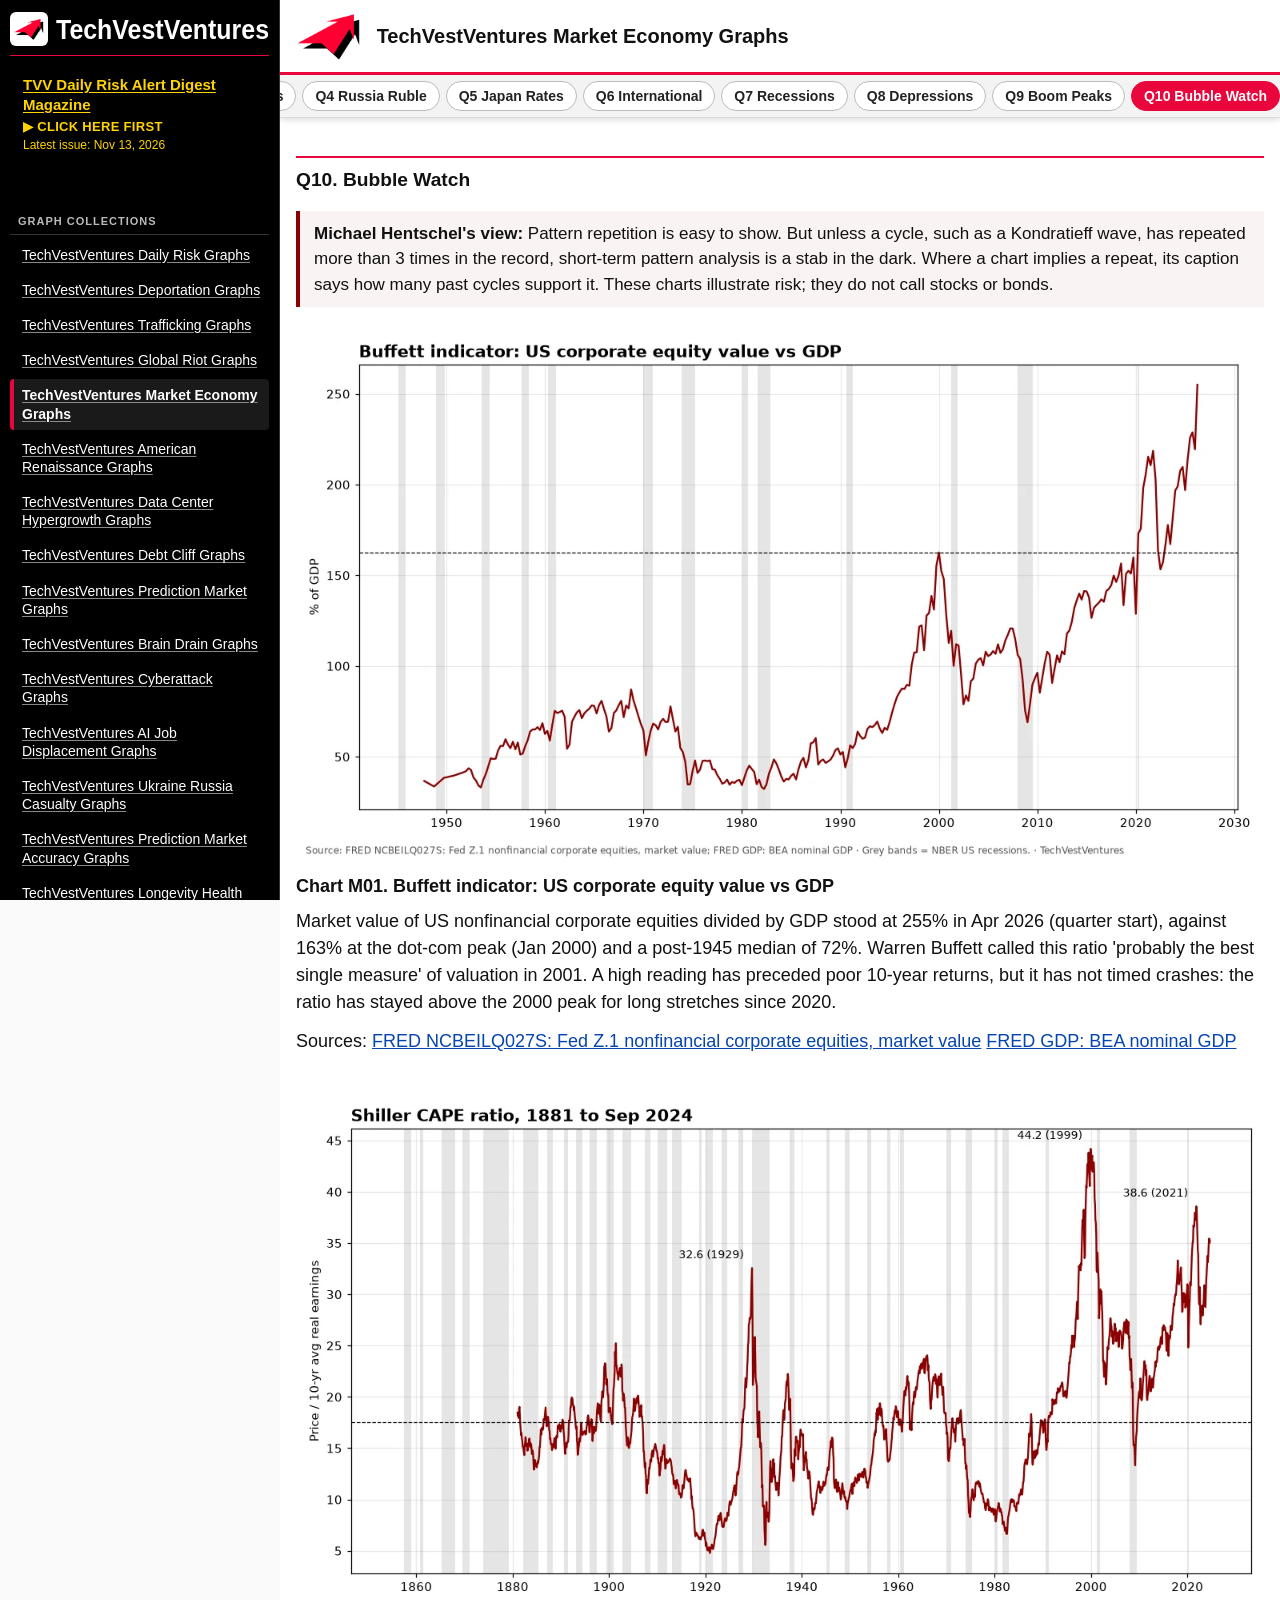
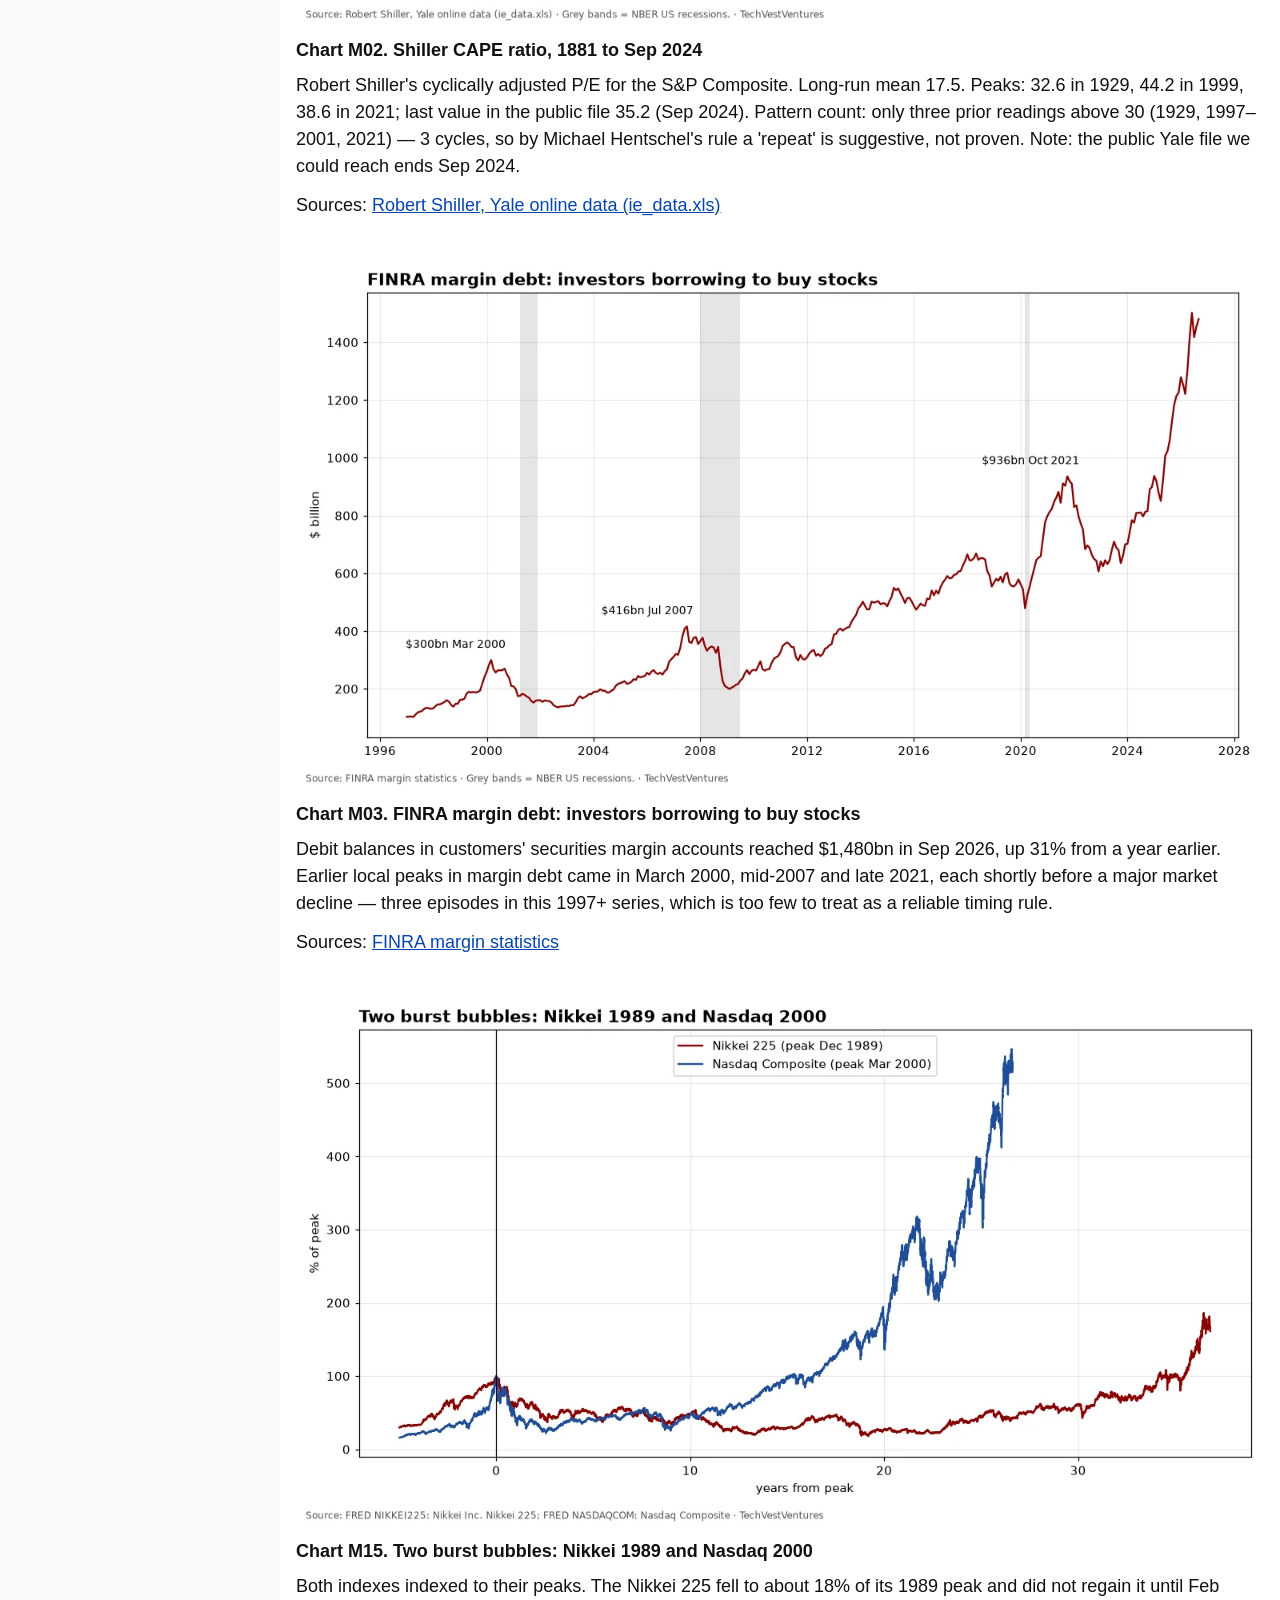
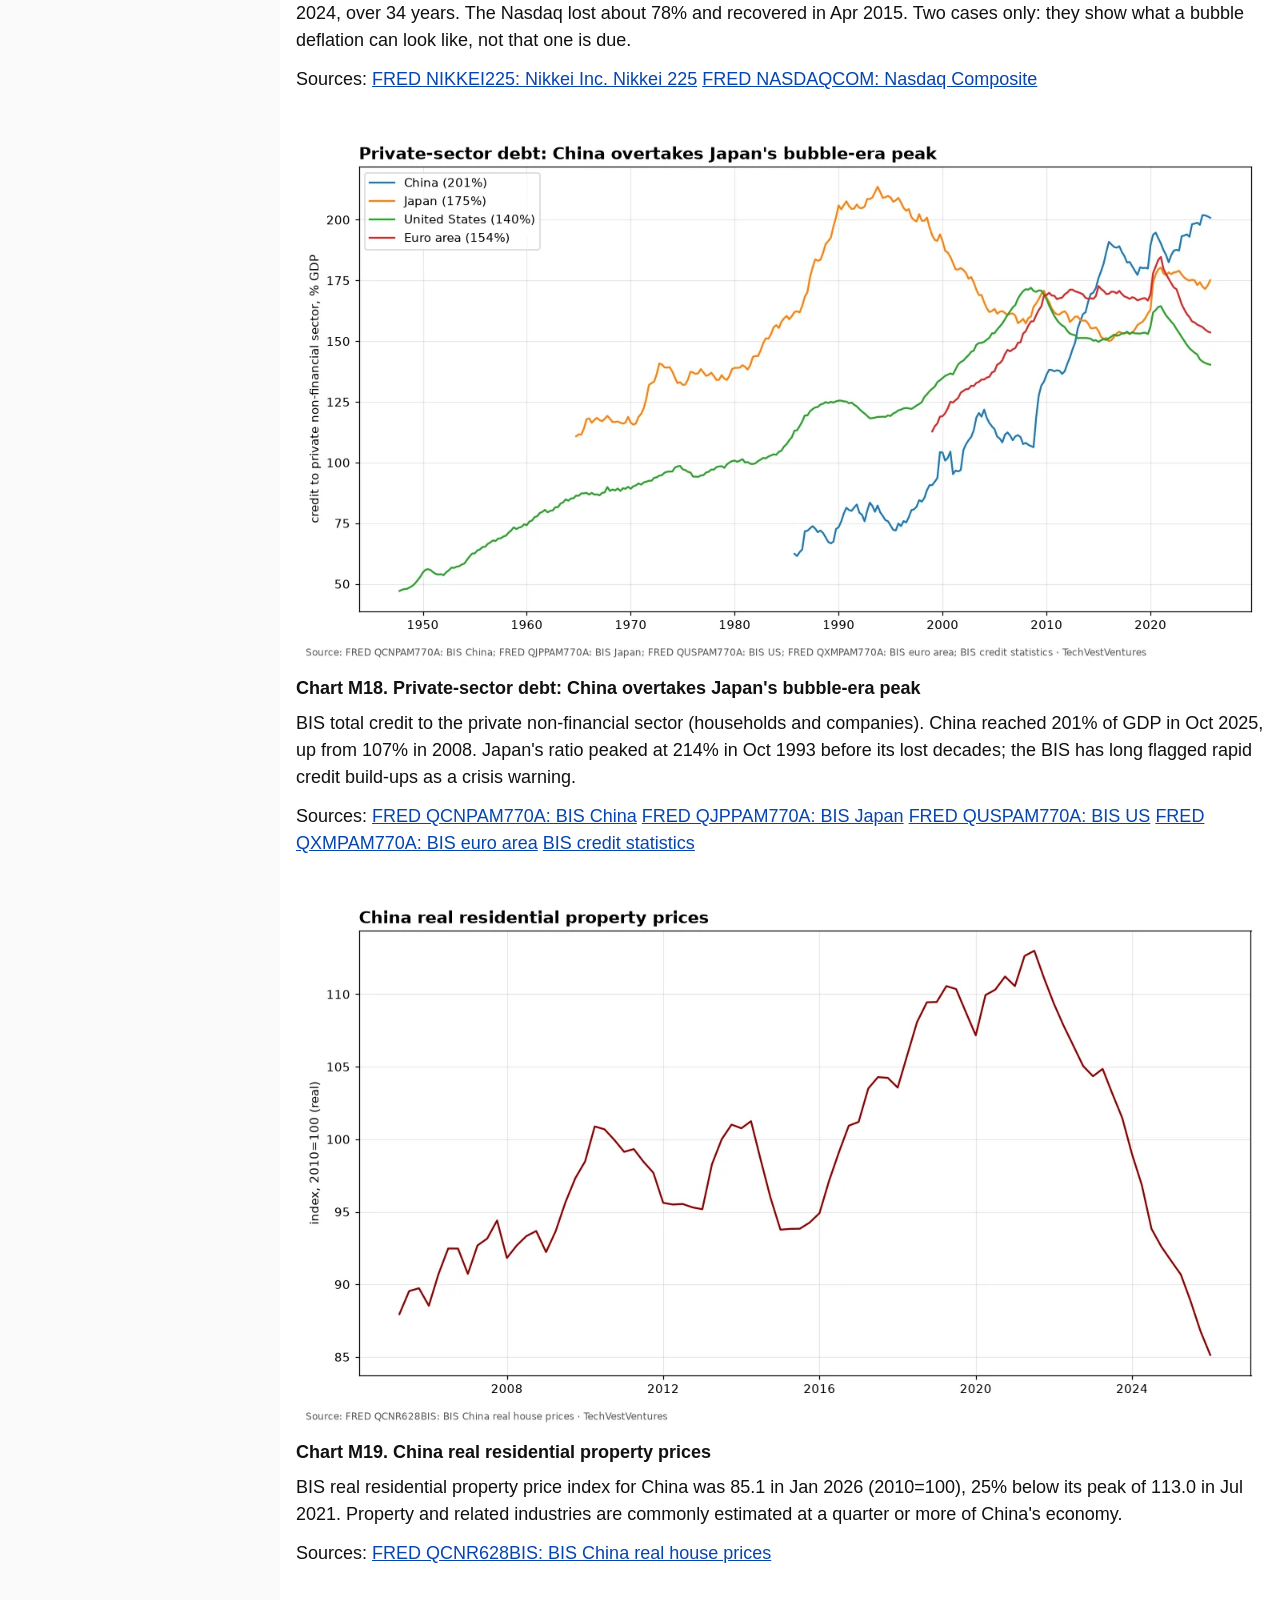
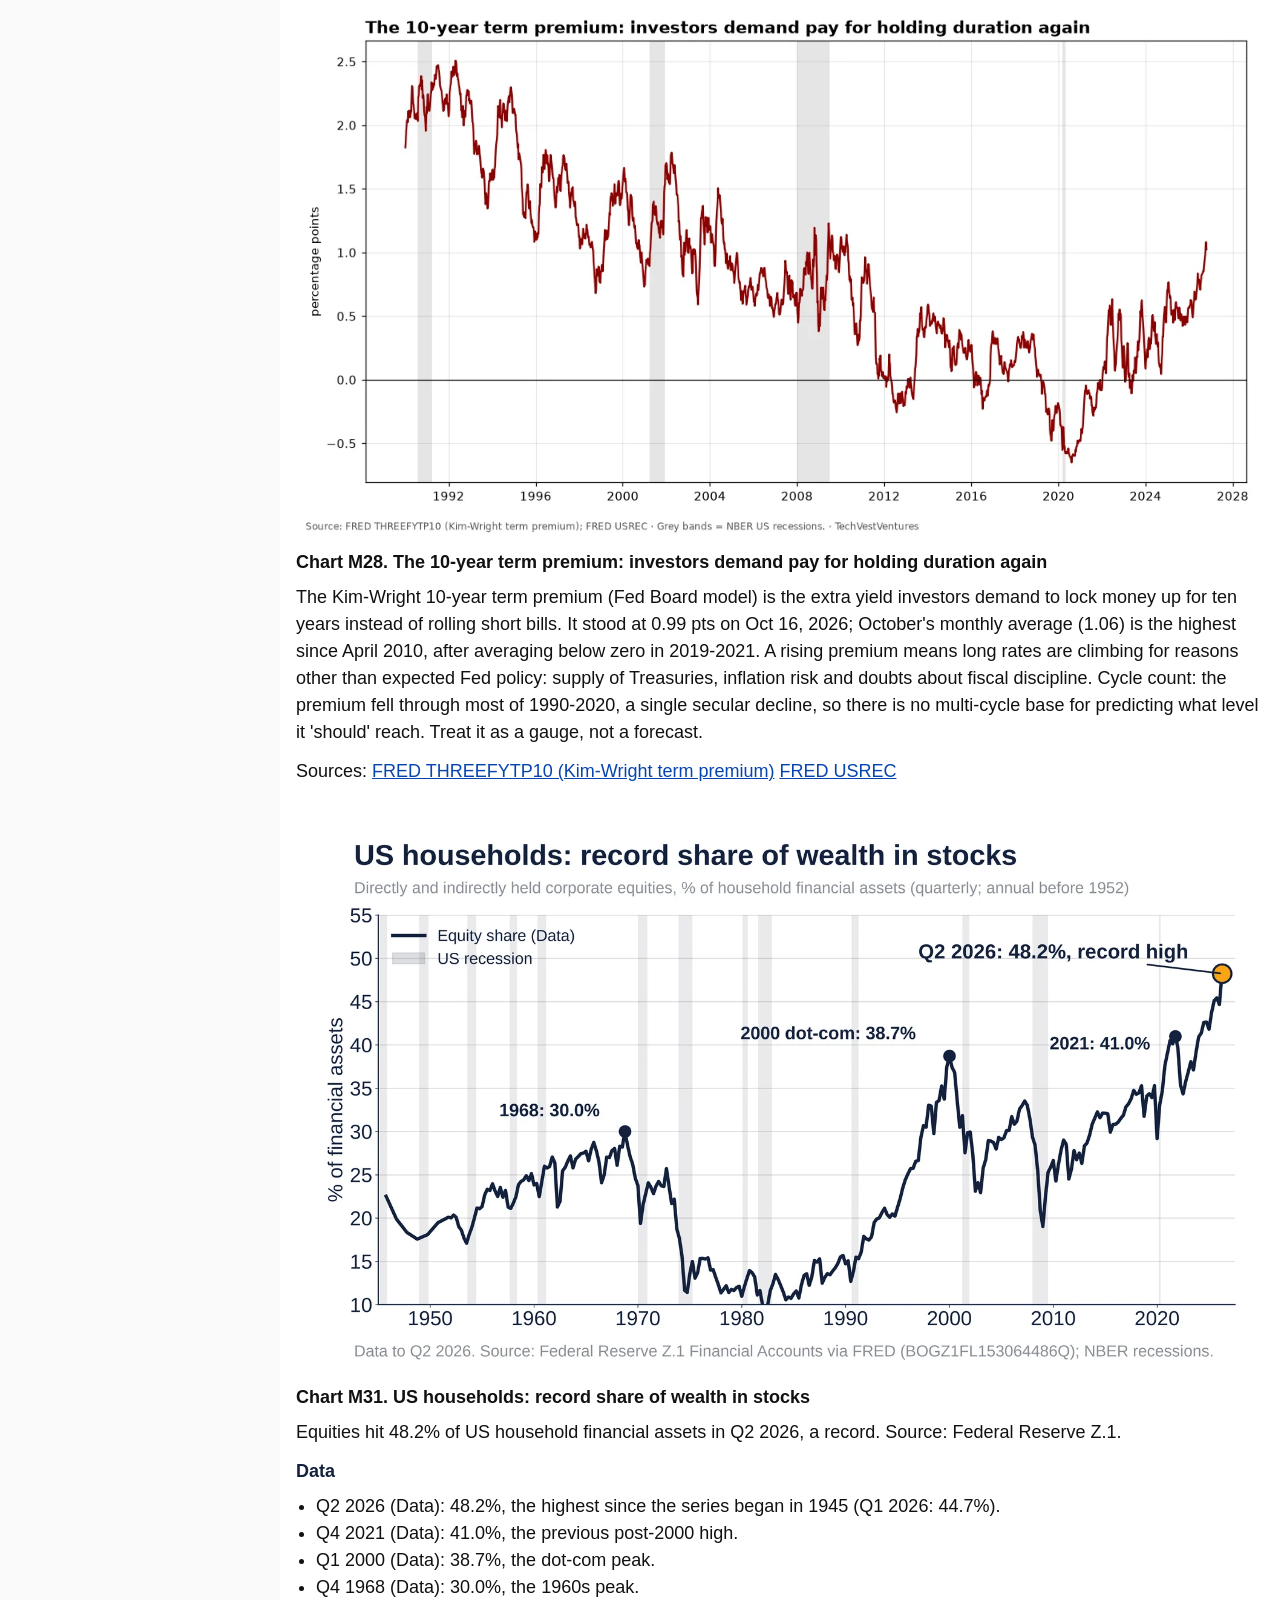
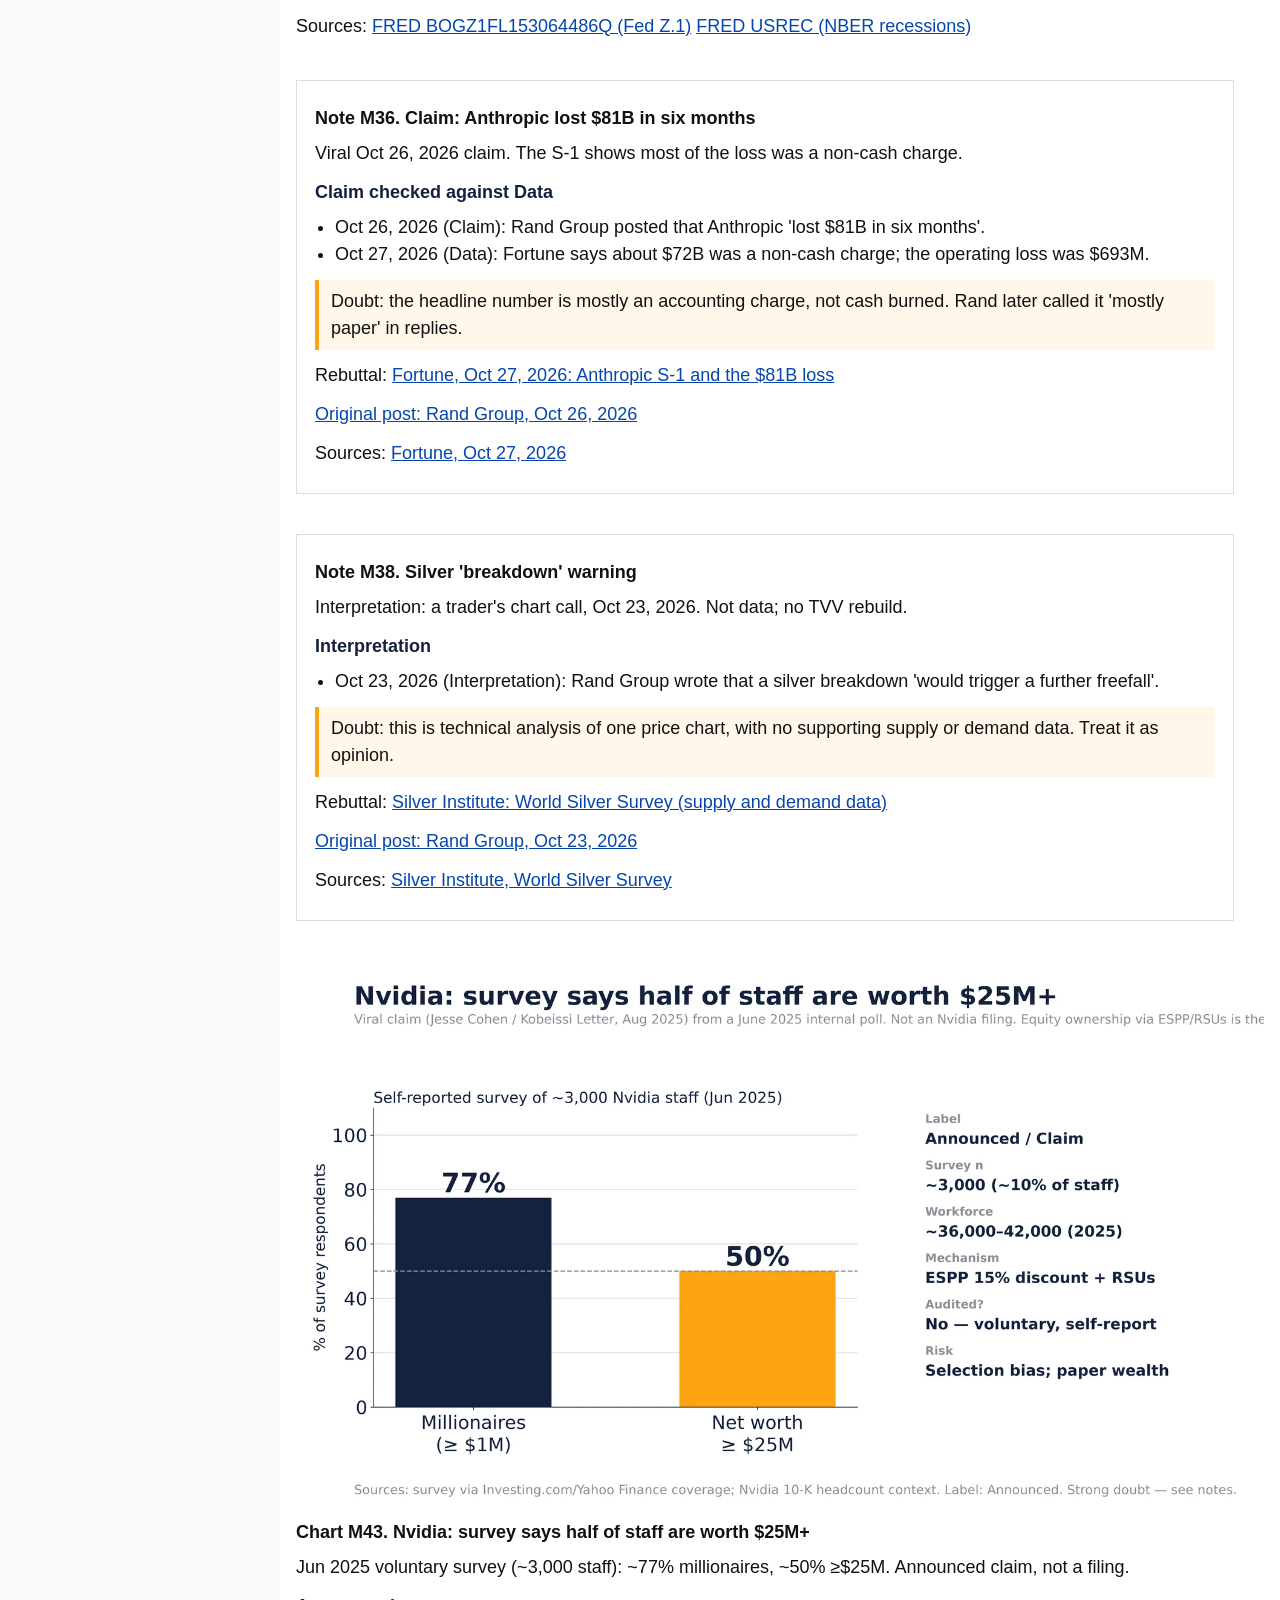
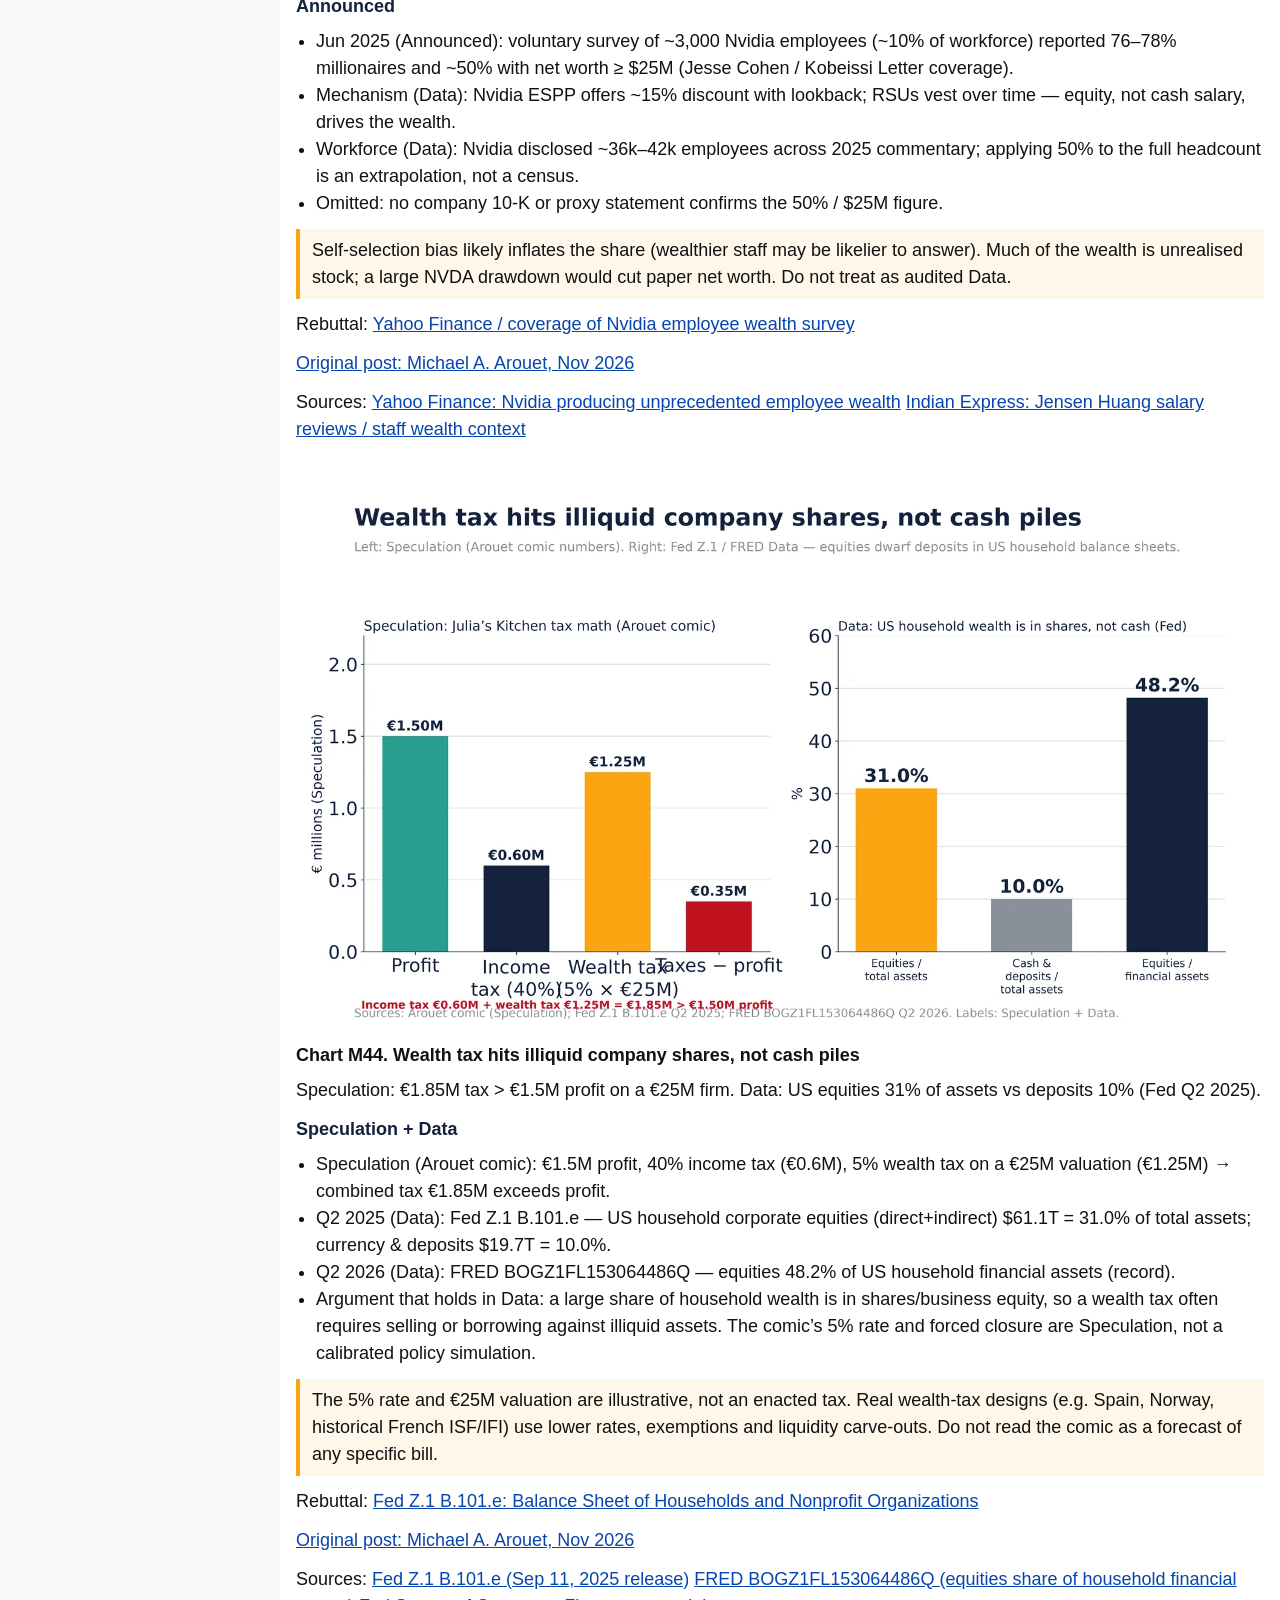
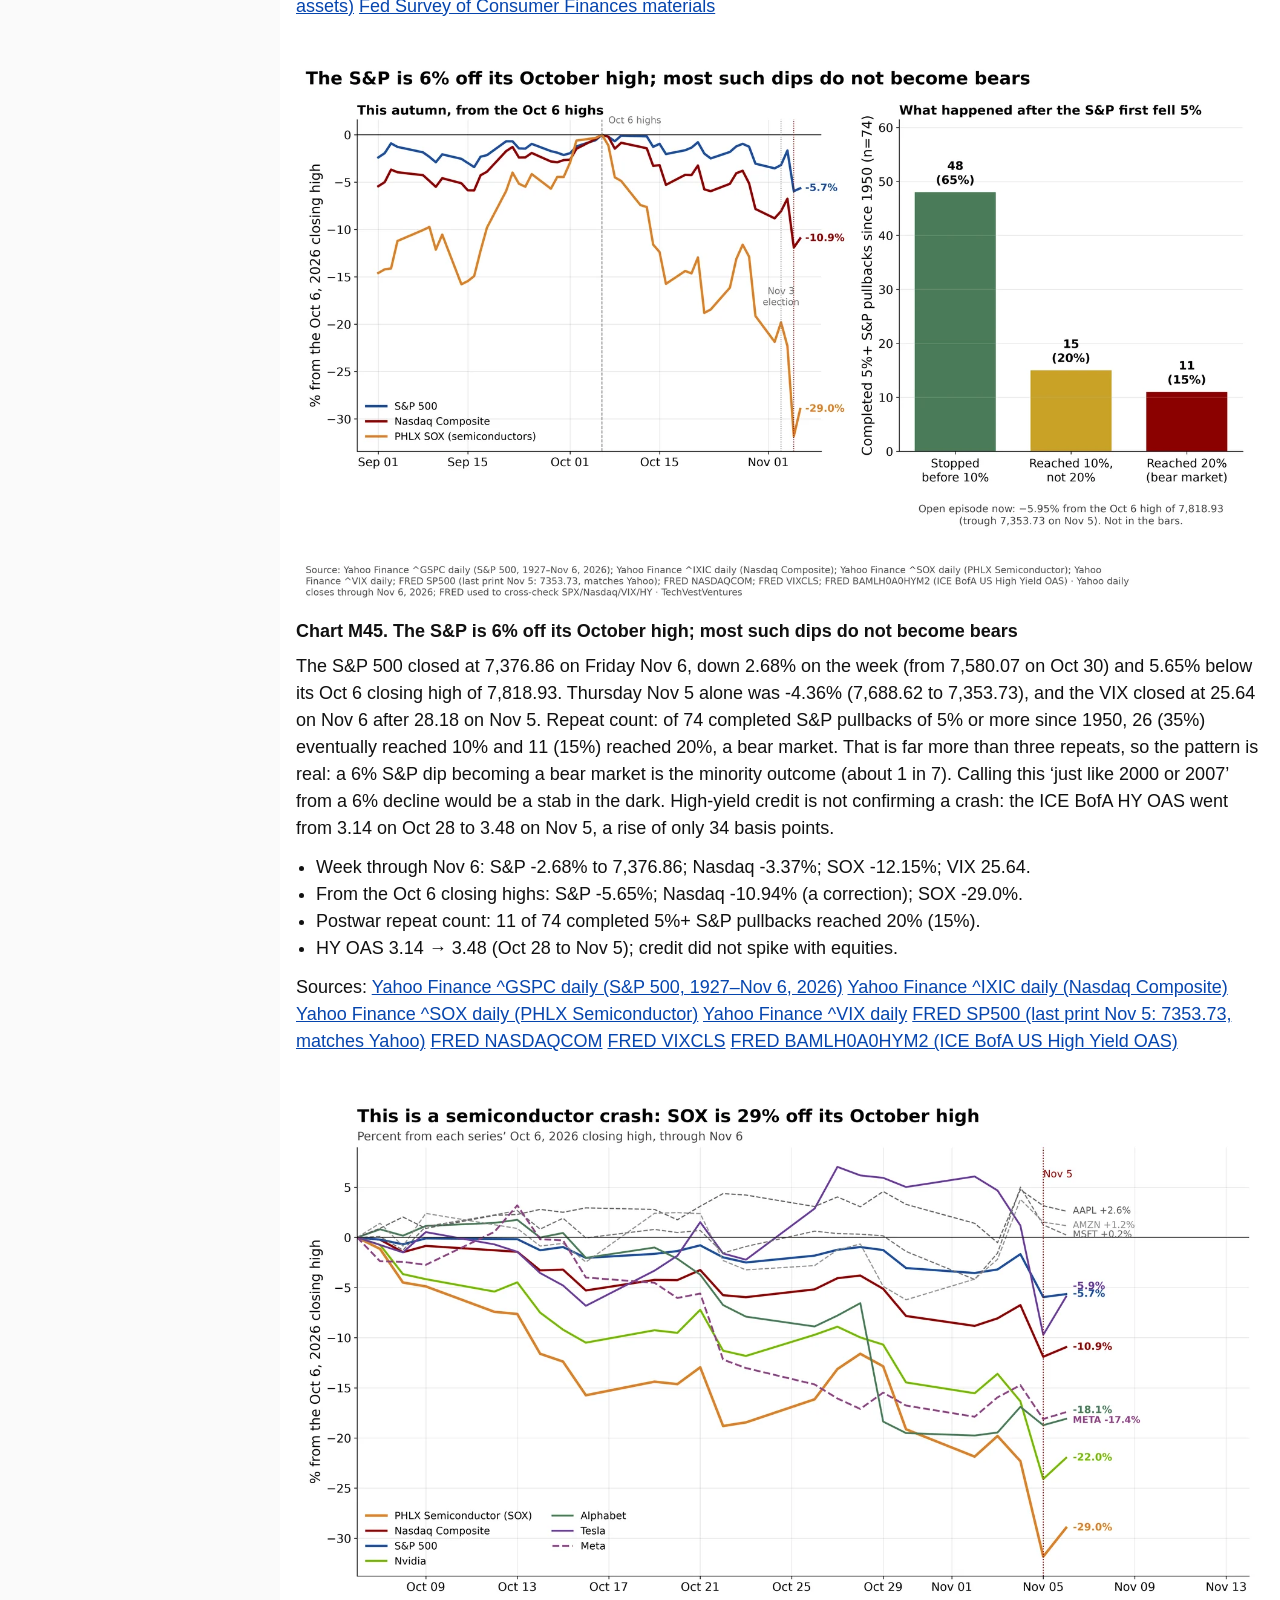
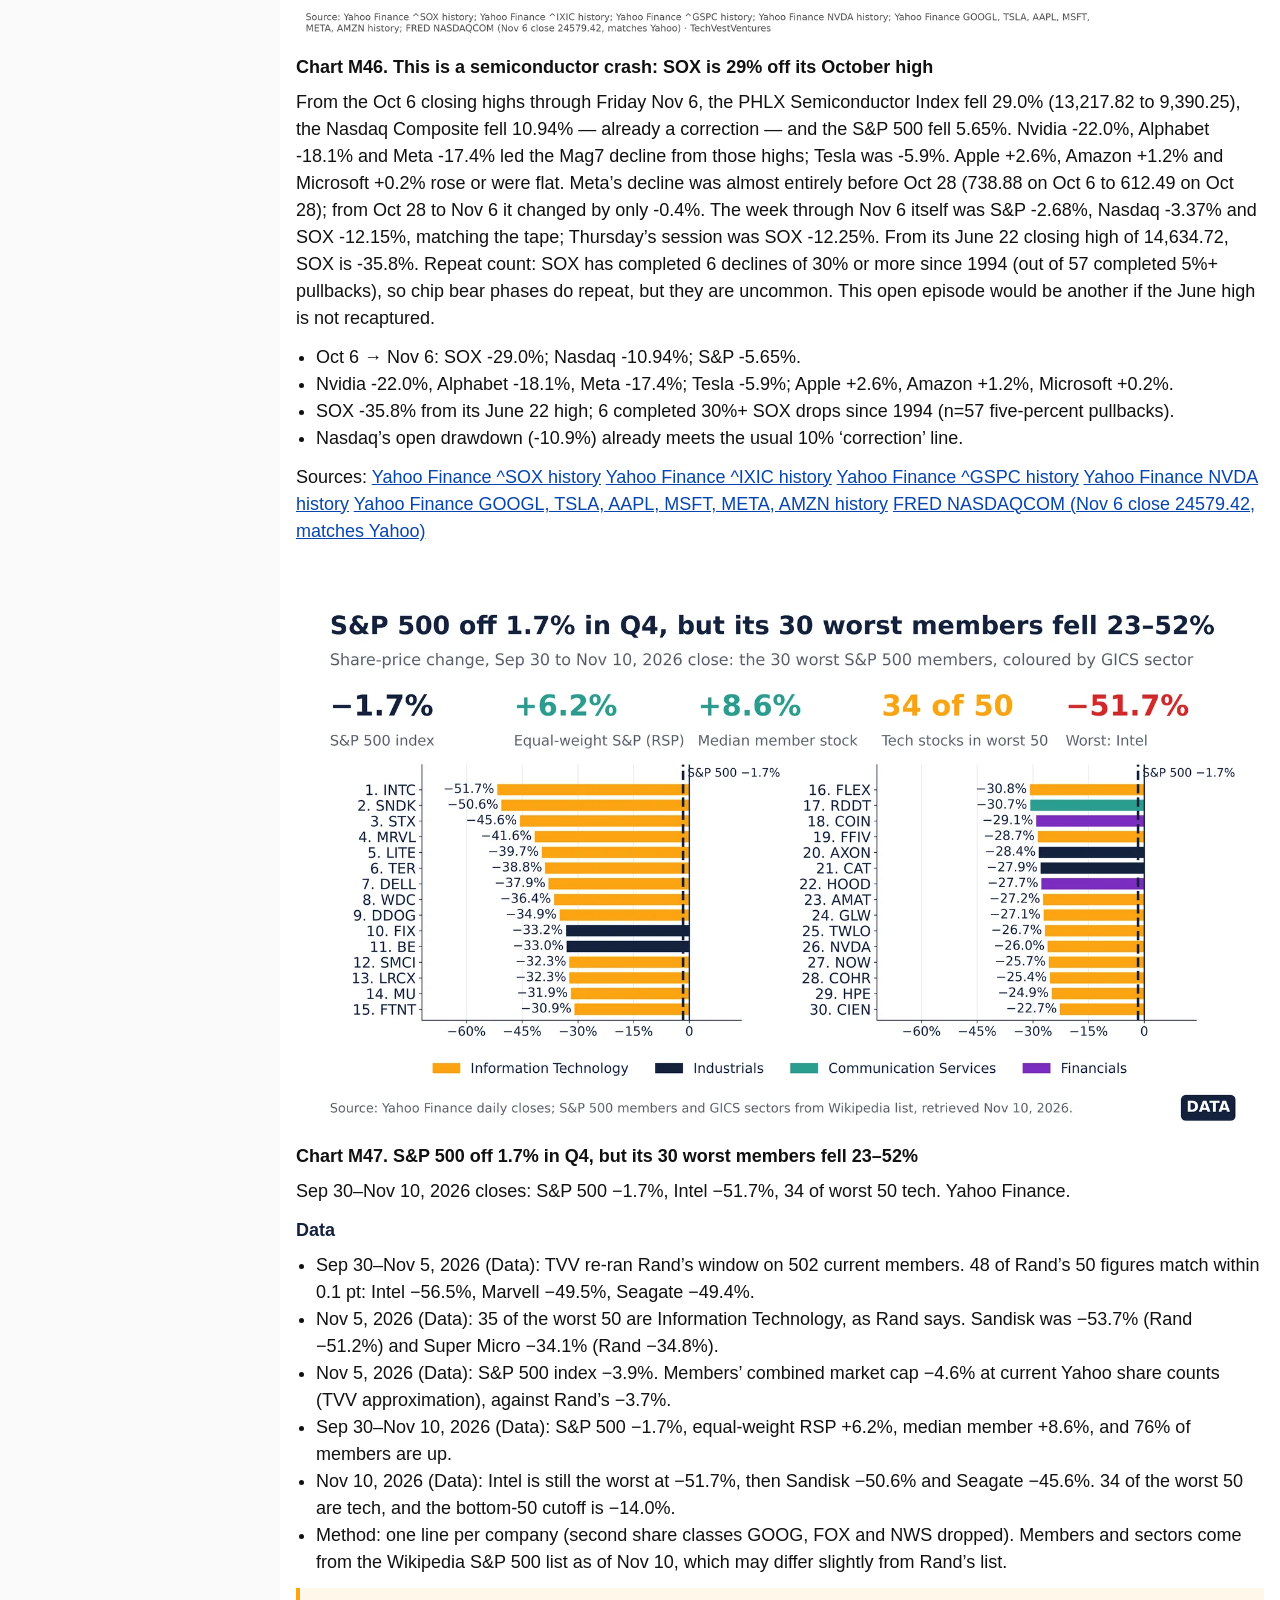
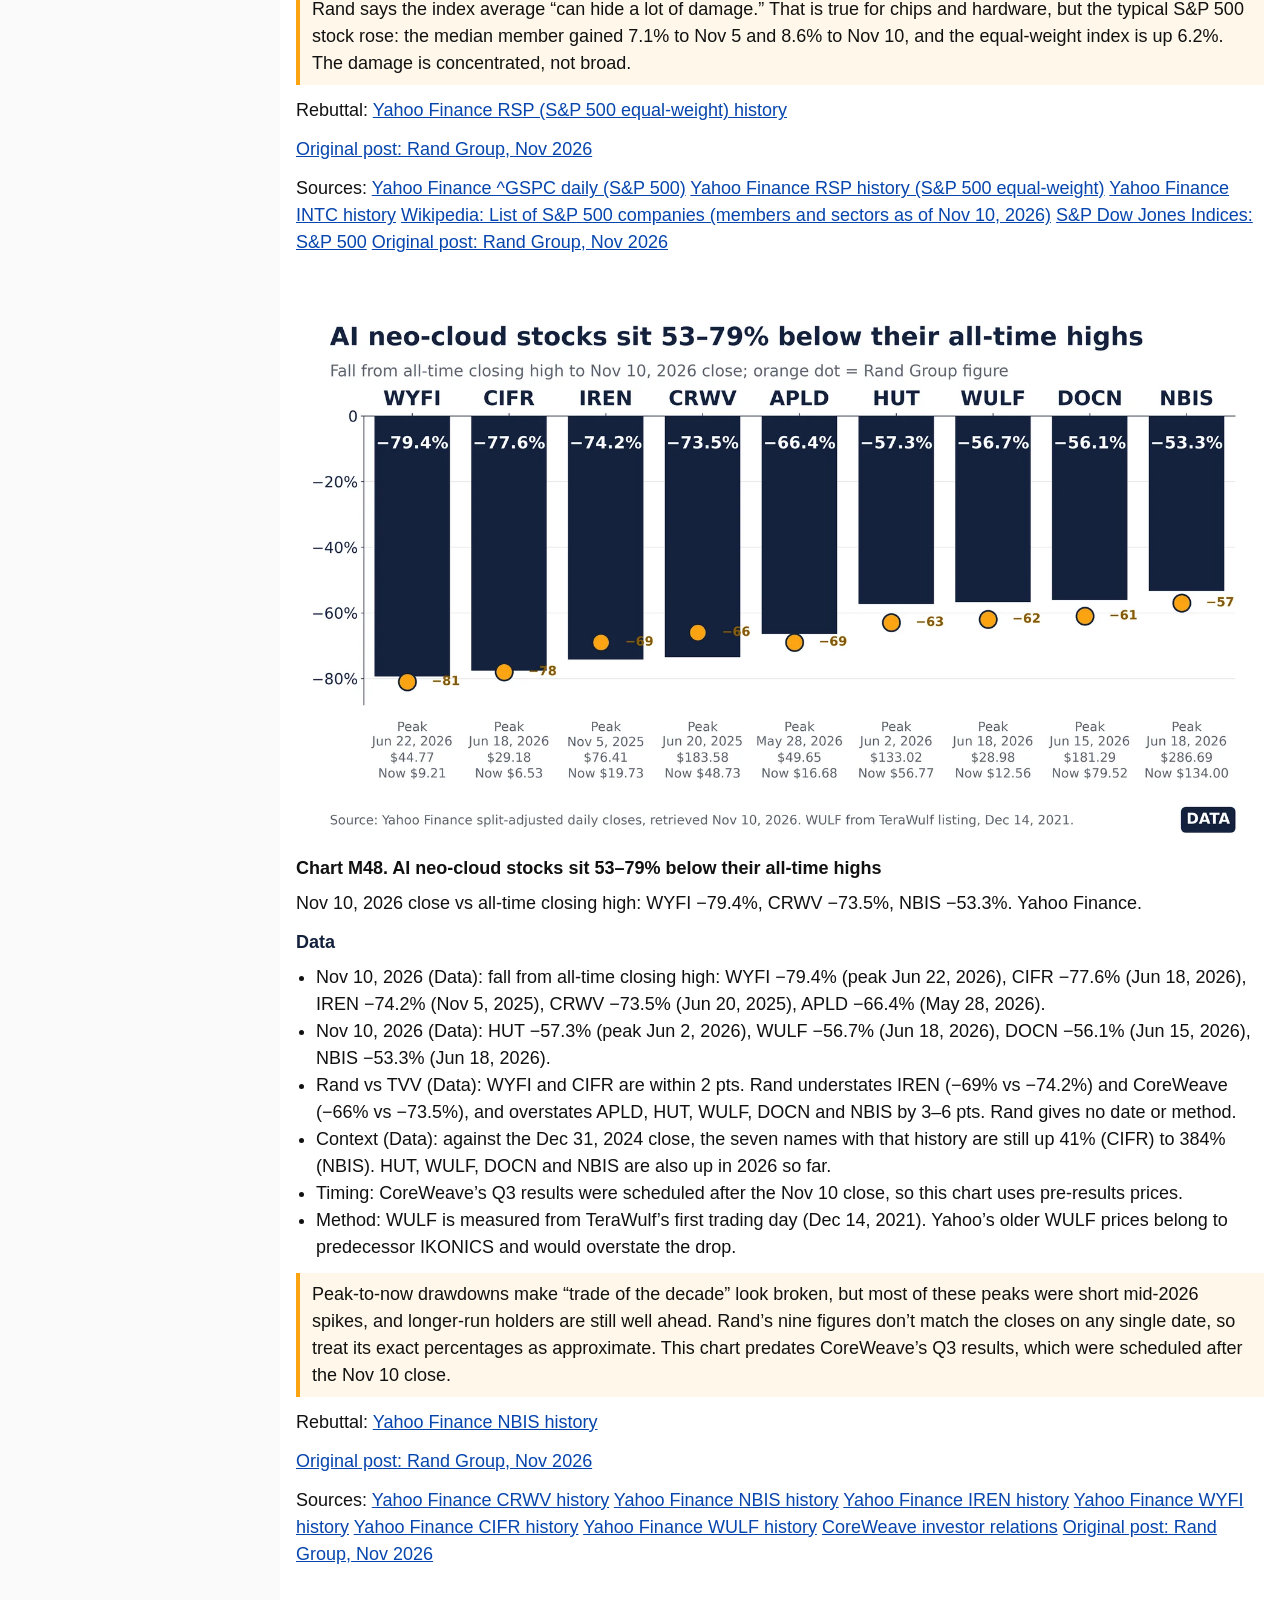
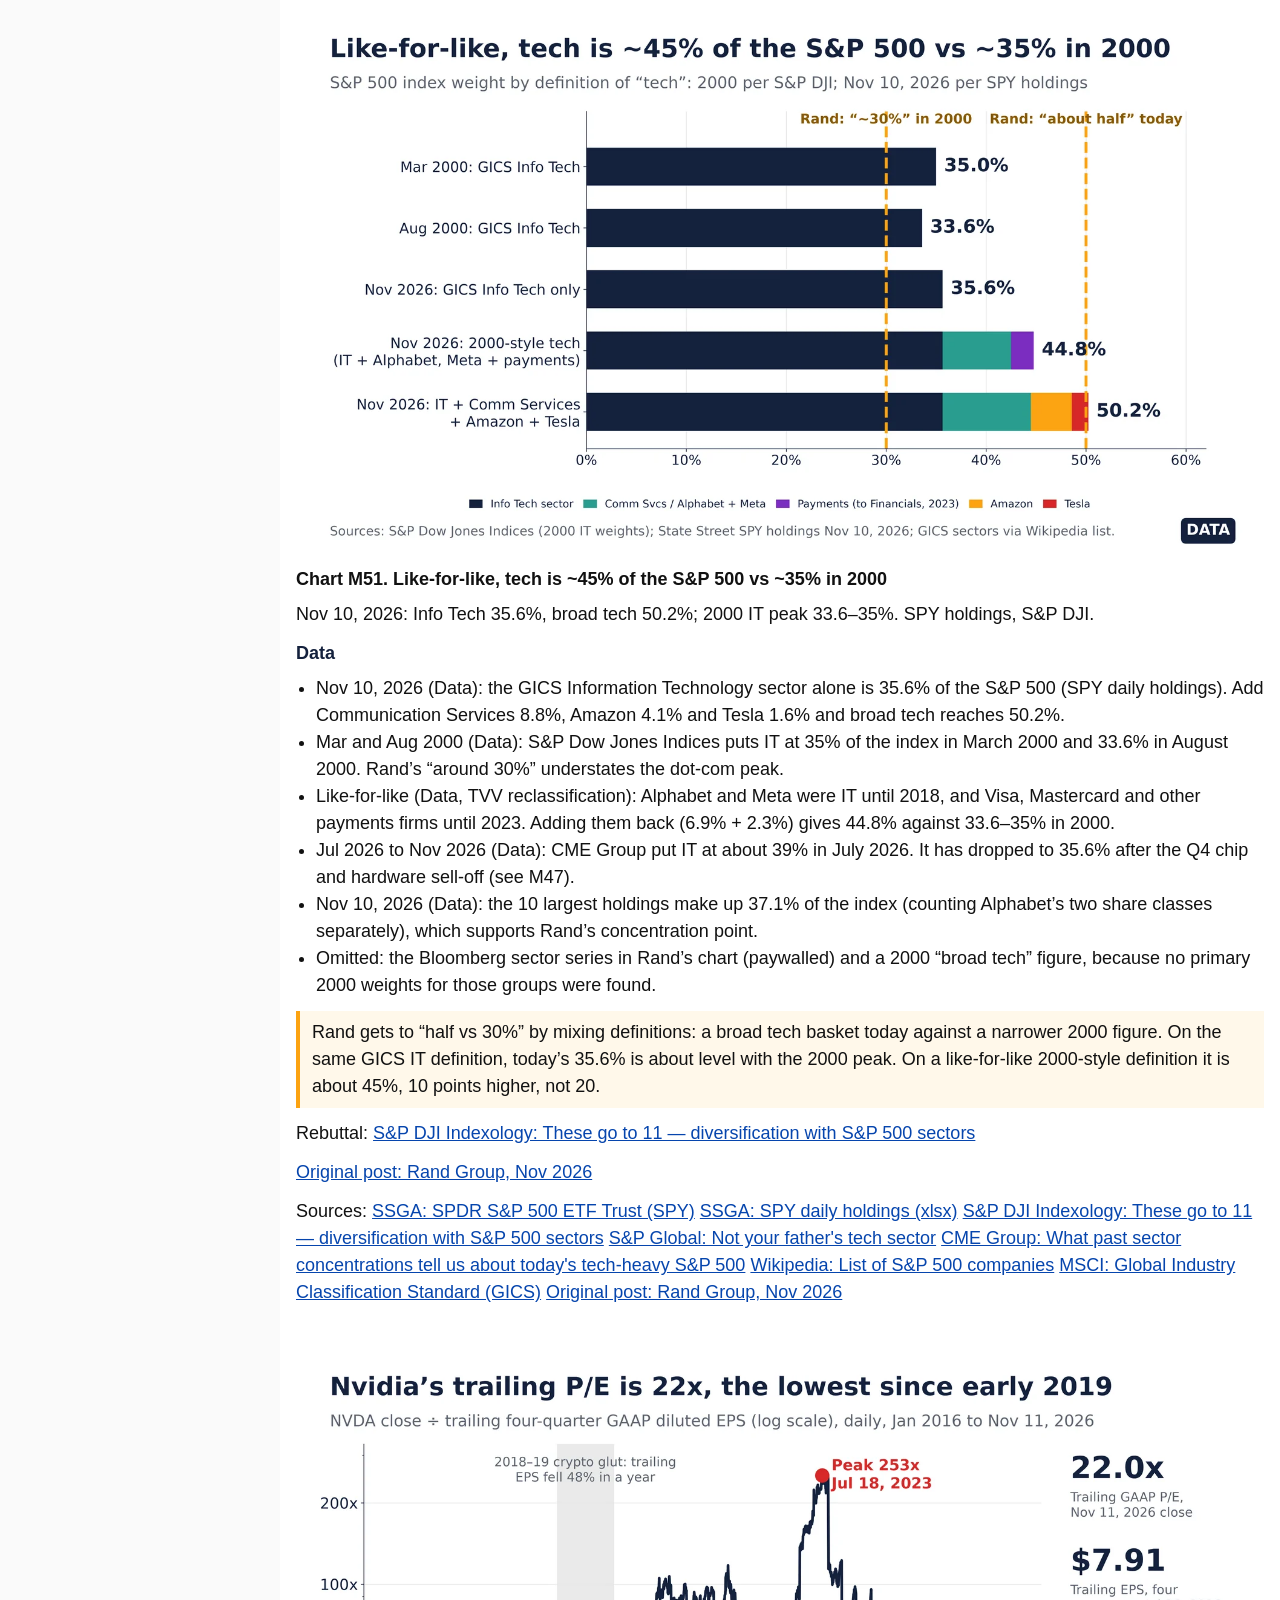
<file: issues/Q10.html>
<!doctype html><html lang="en"><head><meta charset="utf-8"><meta name="viewport" content="width=device-width,initial-scale=1"><title>TechVestVentures Market Economy Graphs — Q10</title><link rel="icon" href="../assets/favicon.svg" type="image/svg+xml"><link rel="icon" href="../assets/favicon-32.png" sizes="32x32" type="image/png"><link rel="apple-touch-icon" href="../assets/apple-touch-icon.png"><link rel="stylesheet" href="../assets/style.css"><script>if(!/[?&]raw/.test(location.search))location.replace("../index.html#Q10")</script></head><body><main id="issue"><h2 class="desk">Q10. Bubble Watch</h2><div class="view"><b>Michael Hentschel's view:</b> Pattern repetition is easy to show. But unless a cycle, such as a Kondratieff wave, has repeated more than 3 times in the record, short-term pattern analysis is a stab in the dark. Where a chart implies a repeat, its caption says how many past cycles support it. These charts illustrate risk; they do not call stocks or bonds.</div><figure class="g" id="M01"><img src="img/M01.webp" alt="Buffett indicator: US corporate equity value vs GDP" loading="lazy"><figcaption><span class="t">Chart M01. Buffett indicator: US corporate equity value vs GDP</span><p>Market value of US nonfinancial corporate equities divided by GDP stood at 255% in Apr 2026 (quarter start), against 163% at the dot-com peak (Jan 2000) and a post-1945 median of 72%. Warren Buffett called this ratio &#x27;probably the best single measure&#x27; of valuation in 2001. A high reading has preceded poor 10-year returns, but it has not timed crashes: the ratio has stayed above the 2000 peak for long stretches since 2020.</p><p>Sources: <a href="https://fred.stlouisfed.org/series/NCBEILQ027S">FRED NCBEILQ027S: Fed Z.1 nonfinancial corporate equities, market value</a> <a href="https://fred.stlouisfed.org/series/GDP">FRED GDP: BEA nominal GDP</a></p></figcaption></figure>
<figure class="g" id="M02"><img src="img/M02.webp" alt="Shiller CAPE ratio, 1881 to Sep 2024" loading="lazy"><figcaption><span class="t">Chart M02. Shiller CAPE ratio, 1881 to Sep 2024</span><p>Robert Shiller&#x27;s cyclically adjusted P/E for the S&amp;P Composite. Long-run mean 17.5. Peaks: 32.6 in 1929, 44.2 in 1999, 38.6 in 2021; last value in the public file 35.2 (Sep 2024). Pattern count: only three prior readings above 30 (1929, 1997–2001, 2021) — 3 cycles, so by Michael Hentschel&#x27;s rule a &#x27;repeat&#x27; is suggestive, not proven. Note: the public Yale file we could reach ends Sep 2024.</p><p>Sources: <a href="https://shillerdata.com/">Robert Shiller, Yale online data (ie_data.xls)</a></p></figcaption></figure>
<figure class="g" id="M03"><img src="img/M03.webp" alt="FINRA margin debt: investors borrowing to buy stocks" loading="lazy"><figcaption><span class="t">Chart M03. FINRA margin debt: investors borrowing to buy stocks</span><p>Debit balances in customers&#x27; securities margin accounts reached $1,480bn in Sep 2026, up 31% from a year earlier. Earlier local peaks in margin debt came in March 2000, mid-2007 and late 2021, each shortly before a major market decline — three episodes in this 1997+ series, which is too few to treat as a reliable timing rule.</p><p>Sources: <a href="https://www.finra.org/rules-guidance/key-topics/margin-accounts/margin-statistics">FINRA margin statistics</a></p></figcaption></figure>
<figure class="g" id="M15"><img src="img/M15.webp" alt="Two burst bubbles: Nikkei 1989 and Nasdaq 2000" loading="lazy"><figcaption><span class="t">Chart M15. Two burst bubbles: Nikkei 1989 and Nasdaq 2000</span><p>Both indexes indexed to their peaks. The Nikkei 225 fell to about 18% of its 1989 peak and did not regain it until Feb 2024, over 34 years. The Nasdaq lost about 78% and recovered in Apr 2015. Two cases only: they show what a bubble deflation can look like, not that one is due.</p><p>Sources: <a href="https://fred.stlouisfed.org/series/NIKKEI225">FRED NIKKEI225: Nikkei Inc. Nikkei 225</a> <a href="https://fred.stlouisfed.org/series/NASDAQCOM">FRED NASDAQCOM: Nasdaq Composite</a></p></figcaption></figure>
<figure class="g" id="M18"><img src="img/M18.webp" alt="Private-sector debt: China overtakes Japan&#x27;s bubble-era peak" loading="lazy"><figcaption><span class="t">Chart M18. Private-sector debt: China overtakes Japan&#x27;s bubble-era peak</span><p>BIS total credit to the private non-financial sector (households and companies). China reached 201% of GDP in Oct 2025, up from 107% in 2008. Japan&#x27;s ratio peaked at 214% in Oct 1993 before its lost decades; the BIS has long flagged rapid credit build-ups as a crisis warning.</p><p>Sources: <a href="https://fred.stlouisfed.org/series/QCNPAM770A">FRED QCNPAM770A: BIS China</a> <a href="https://fred.stlouisfed.org/series/QJPPAM770A">FRED QJPPAM770A: BIS Japan</a> <a href="https://fred.stlouisfed.org/series/QUSPAM770A">FRED QUSPAM770A: BIS US</a> <a href="https://fred.stlouisfed.org/series/QXMPAM770A">FRED QXMPAM770A: BIS euro area</a> <a href="https://data.bis.org/topics/TOTAL_CREDIT">BIS credit statistics</a></p></figcaption></figure>
<figure class="g" id="M19"><img src="img/M19.webp" alt="China real residential property prices" loading="lazy"><figcaption><span class="t">Chart M19. China real residential property prices</span><p>BIS real residential property price index for China was 85.1 in Jan 2026 (2010=100), 25% below its peak of 113.0 in Jul 2021. Property and related industries are commonly estimated at a quarter or more of China&#x27;s economy.</p><p>Sources: <a href="https://fred.stlouisfed.org/series/QCNR628BIS">FRED QCNR628BIS: BIS China real house prices</a></p></figcaption></figure>
<figure class="g" id="M28"><img src="img/M28.webp" alt="The 10-year term premium: investors demand pay for holding duration again" loading="lazy"><figcaption><span class="t">Chart M28. The 10-year term premium: investors demand pay for holding duration again</span><p>The Kim-Wright 10-year term premium (Fed Board model) is the extra yield investors demand to lock money up for ten years instead of rolling short bills. It stood at 0.99 pts on Oct 16, 2026; October&#x27;s monthly average (1.06) is the highest since April 2010, after averaging below zero in 2019-2021. A rising premium means long rates are climbing for reasons other than expected Fed policy: supply of Treasuries, inflation risk and doubts about fiscal discipline. Cycle count: the premium fell through most of 1990-2020, a single secular decline, so there is no multi-cycle base for predicting what level it &#x27;should&#x27; reach. Treat it as a gauge, not a forecast.</p><p>Sources: <a href="https://fred.stlouisfed.org/series/THREEFYTP10">FRED THREEFYTP10 (Kim-Wright term premium)</a> <a href="https://fred.stlouisfed.org/series/USREC">FRED USREC</a></p></figcaption></figure>
<figure class="g" id="M31"><img src="img/M31.webp" alt="US households: record share of wealth in stocks" loading="lazy"><figcaption><span class="t">Chart M31. US households: record share of wealth in stocks</span><p>Equities hit 48.2% of US household financial assets in Q2 2026, a record. Source: Federal Reserve Z.1.</p><p class="lab">Data</p><ul class="b"><li>Q2 2026 (Data): 48.2%, the highest since the series began in 1945 (Q1 2026: 44.7%).</li><li>Q4 2021 (Data): 41.0%, the previous post-2000 high.</li><li>Q1 2000 (Data): 38.7%, the dot-com peak.</li><li>Q4 1968 (Data): 30.0%, the 1960s peak.</li></ul><p>Sources: <a href="https://fred.stlouisfed.org/series/BOGZ1FL153064486Q">FRED BOGZ1FL153064486Q (Fed Z.1)</a> <a href="https://fred.stlouisfed.org/series/USREC">FRED USREC (NBER recessions)</a></p></figcaption></figure>
<figure class="g link" id="M36"><figcaption><span class="t">Note M36. Claim: Anthropic lost $81B in six months</span><p>Viral Oct 26, 2026 claim. The S-1 shows most of the loss was a non-cash charge.</p><p class="lab">Claim checked against Data</p><ul class="b"><li>Oct 26, 2026 (Claim): Rand Group posted that Anthropic &#x27;lost $81B in six months&#x27;.</li><li>Oct 27, 2026 (Data): Fortune says about $72B was a non-cash charge; the operating loss was $693M.</li></ul><p class="doubt">Doubt: the headline number is mostly an accounting charge, not cash burned. Rand later called it &#x27;mostly paper&#x27; in replies.</p><p>Rebuttal: <a href="https://fortune.com/2026/10/27/anthropic-ipo-s-1-investors-81-billion-loss/">Fortune, Oct 27, 2026: Anthropic S-1 and the $81B loss</a></p><p><a href="https://x.com/randgroup/status/2114769923117359290">Original post: Rand Group, Oct 26, 2026</a></p><p>Sources: <a href="https://fortune.com/2026/10/27/anthropic-ipo-s-1-investors-81-billion-loss/">Fortune, Oct 27, 2026</a></p></figcaption></figure>
<figure class="g link" id="M38"><figcaption><span class="t">Note M38. Silver &#x27;breakdown&#x27; warning</span><p>Interpretation: a trader&#x27;s chart call, Oct 23, 2026. Not data; no TVV rebuild.</p><p class="lab">Interpretation</p><ul class="b"><li>Oct 23, 2026 (Interpretation): Rand Group wrote that a silver breakdown &#x27;would trigger a further freefall&#x27;.</li></ul><p class="doubt">Doubt: this is technical analysis of one price chart, with no supporting supply or demand data. Treat it as opinion.</p><p>Rebuttal: <a href="https://www.silverinstitute.org/all-world-silver-surveys/">Silver Institute: World Silver Survey (supply and demand data)</a></p><p><a href="https://x.com/randgroup/status/2113697872788979792">Original post: Rand Group, Oct 23, 2026</a></p><p>Sources: <a href="https://www.silverinstitute.org/all-world-silver-surveys/">Silver Institute, World Silver Survey</a></p></figcaption></figure>
<figure class="g" id="M43"><img src="img/M43.webp" alt="Nvidia: survey says half of staff are worth $25M+" loading="lazy"><figcaption><span class="t">Chart M43. Nvidia: survey says half of staff are worth $25M+</span><p>Jun 2025 voluntary survey (~3,000 staff): ~77% millionaires, ~50% ≥$25M. Announced claim, not a filing.</p><p class="lab">Announced</p><ul class="b"><li>Jun 2025 (Announced): voluntary survey of ~3,000 Nvidia employees (~10% of workforce) reported 76–78% millionaires and ~50% with net worth ≥ $25M (Jesse Cohen / Kobeissi Letter coverage).</li><li>Mechanism (Data): Nvidia ESPP offers ~15% discount with lookback; RSUs vest over time — equity, not cash salary, drives the wealth.</li><li>Workforce (Data): Nvidia disclosed ~36k–42k employees across 2025 commentary; applying 50% to the full headcount is an extrapolation, not a census.</li><li>Omitted: no company 10-K or proxy statement confirms the 50% / $25M figure.</li></ul><p class="doubt">Self-selection bias likely inflates the share (wealthier staff may be likelier to answer). Much of the wealth is unrealised stock; a large NVDA drawdown would cut paper net worth. Do not treat as audited Data.</p><p>Rebuttal: <a href="https://finance.yahoo.com/news/nvidia-producing-unprecedented-wealth-employees-003124691.html">Yahoo Finance / coverage of Nvidia employee wealth survey</a></p><p><a href="https://x.com/MichaelAArouet/status/2117653775670284508">Original post: Michael A. Arouet, Nov 2026</a></p><p>Sources: <a href="https://finance.yahoo.com/news/nvidia-producing-unprecedented-wealth-employees-003124691.html">Yahoo Finance: Nvidia producing unprecedented employee wealth</a> <a href="https://indianexpress.com/article/technology/artificial-intelligence/jensen-huang-reviews-salaries-nvidia-staffers-heres-how-10180612/">Indian Express: Jensen Huang salary reviews / staff wealth context</a></p></figcaption></figure>
<figure class="g" id="M44"><img src="img/M44.webp" alt="Wealth tax hits illiquid company shares, not cash piles" loading="lazy"><figcaption><span class="t">Chart M44. Wealth tax hits illiquid company shares, not cash piles</span><p>Speculation: €1.85M tax &gt; €1.5M profit on a €25M firm. Data: US equities 31% of assets vs deposits 10% (Fed Q2 2025).</p><p class="lab">Speculation + Data</p><ul class="b"><li>Speculation (Arouet comic): €1.5M profit, 40% income tax (€0.6M), 5% wealth tax on a €25M valuation (€1.25M) → combined tax €1.85M exceeds profit.</li><li>Q2 2025 (Data): Fed Z.1 B.101.e — US household corporate equities (direct+indirect) $61.1T = 31.0% of total assets; currency &amp; deposits $19.7T = 10.0%.</li><li>Q2 2026 (Data): FRED BOGZ1FL153064486Q — equities 48.2% of US household financial assets (record).</li><li>Argument that holds in Data: a large share of household wealth is in shares/business equity, so a wealth tax often requires selling or borrowing against illiquid assets. The comic’s 5% rate and forced closure are Speculation, not a calibrated policy simulation.</li></ul><p class="doubt">The 5% rate and €25M valuation are illustrative, not an enacted tax. Real wealth-tax designs (e.g. Spain, Norway, historical French ISF/IFI) use lower rates, exemptions and liquidity carve-outs. Do not read the comic as a forecast of any specific bill.</p><p>Rebuttal: <a href="https://www.federalreserve.gov/releases/z1/20250911/html/b101e.htm">Fed Z.1 B.101.e: Balance Sheet of Households and Nonprofit Organizations</a></p><p><a href="https://x.com/MichaelAArouet/status/2118323176362951026">Original post: Michael A. Arouet, Nov 2026</a></p><p>Sources: <a href="https://www.federalreserve.gov/releases/z1/20250911/html/b101e.htm">Fed Z.1 B.101.e (Sep 11, 2025 release)</a> <a href="https://fred.stlouisfed.org/series/BOGZ1FL153064486Q">FRED BOGZ1FL153064486Q (equities share of household financial assets)</a> <a href="https://www.federalreserve.gov/publications/files/scf26.pdf">Fed Survey of Consumer Finances materials</a></p></figcaption></figure>
<figure class="g" id="M45"><img src="img/M45.webp" alt="The S&amp;P is 6% off its October high; most such dips do not become bears" loading="lazy"><figcaption><span class="t">Chart M45. The S&amp;P is 6% off its October high; most such dips do not become bears</span><p>The S&amp;P 500 closed at 7,376.86 on Friday Nov 6, down 2.68% on the week (from 7,580.07 on Oct 30) and 5.65% below its Oct 6 closing high of 7,818.93. Thursday Nov 5 alone was -4.36% (7,688.62 to 7,353.73), and the VIX closed at 25.64 on Nov 6 after 28.18 on Nov 5. Repeat count: of 74 completed S&amp;P pullbacks of 5% or more since 1950, 26 (35%) eventually reached 10% and 11 (15%) reached 20%, a bear market. That is far more than three repeats, so the pattern is real: a 6% S&amp;P dip becoming a bear market is the minority outcome (about 1 in 7). Calling this ‘just like 2000 or 2007’ from a 6% decline would be a stab in the dark. High-yield credit is not confirming a crash: the ICE BofA HY OAS went from 3.14 on Oct 28 to 3.48 on Nov 5, a rise of only 34 basis points.</p><ul class="b"><li>Week through Nov 6: S&amp;P -2.68% to 7,376.86; Nasdaq -3.37%; SOX -12.15%; VIX 25.64.</li><li>From the Oct 6 closing highs: S&amp;P -5.65%; Nasdaq -10.94% (a correction); SOX -29.0%.</li><li>Postwar repeat count: 11 of 74 completed 5%+ S&amp;P pullbacks reached 20% (15%).</li><li>HY OAS 3.14 → 3.48 (Oct 28 to Nov 5); credit did not spike with equities.</li></ul><p>Sources: <a href="https://finance.yahoo.com/quote/%5EGSPC/history">Yahoo Finance ^GSPC daily (S&amp;P 500, 1927–Nov 6, 2026)</a> <a href="https://finance.yahoo.com/quote/%5EIXIC/history">Yahoo Finance ^IXIC daily (Nasdaq Composite)</a> <a href="https://finance.yahoo.com/quote/%5ESOX/history">Yahoo Finance ^SOX daily (PHLX Semiconductor)</a> <a href="https://finance.yahoo.com/quote/%5EVIX/history">Yahoo Finance ^VIX daily</a> <a href="https://fred.stlouisfed.org/series/SP500">FRED SP500 (last print Nov 5: 7353.73, matches Yahoo)</a> <a href="https://fred.stlouisfed.org/series/NASDAQCOM">FRED NASDAQCOM</a> <a href="https://fred.stlouisfed.org/series/VIXCLS">FRED VIXCLS</a> <a href="https://fred.stlouisfed.org/series/BAMLH0A0HYM2">FRED BAMLH0A0HYM2 (ICE BofA US High Yield OAS)</a></p></figcaption></figure>
<figure class="g" id="M46"><img src="img/M46.webp" alt="This is a semiconductor crash: SOX is 29% off its October high" loading="lazy"><figcaption><span class="t">Chart M46. This is a semiconductor crash: SOX is 29% off its October high</span><p>From the Oct 6 closing highs through Friday Nov 6, the PHLX Semiconductor Index fell 29.0% (13,217.82 to 9,390.25), the Nasdaq Composite fell 10.94% — already a correction — and the S&amp;P 500 fell 5.65%. Nvidia -22.0%, Alphabet -18.1% and Meta -17.4% led the Mag7 decline from those highs; Tesla was -5.9%. Apple +2.6%, Amazon +1.2% and Microsoft +0.2% rose or were flat. Meta’s decline was almost entirely before Oct 28 (738.88 on Oct 6 to 612.49 on Oct 28); from Oct 28 to Nov 6 it changed by only -0.4%. The week through Nov 6 itself was S&amp;P -2.68%, Nasdaq -3.37% and SOX -12.15%, matching the tape; Thursday’s session was SOX -12.25%. From its June 22 closing high of 14,634.72, SOX is -35.8%. Repeat count: SOX has completed 6 declines of 30% or more since 1994 (out of 57 completed 5%+ pullbacks), so chip bear phases do repeat, but they are uncommon. This open episode would be another if the June high is not recaptured.</p><ul class="b"><li>Oct 6 → Nov 6: SOX -29.0%; Nasdaq -10.94%; S&amp;P -5.65%.</li><li>Nvidia -22.0%, Alphabet -18.1%, Meta -17.4%; Tesla -5.9%; Apple +2.6%, Amazon +1.2%, Microsoft +0.2%.</li><li>SOX -35.8% from its June 22 high; 6 completed 30%+ SOX drops since 1994 (n=57 five-percent pullbacks).</li><li>Nasdaq’s open drawdown (-10.9%) already meets the usual 10% ‘correction’ line.</li></ul><p>Sources: <a href="https://finance.yahoo.com/quote/%5ESOX/history">Yahoo Finance ^SOX history</a> <a href="https://finance.yahoo.com/quote/%5EIXIC/history">Yahoo Finance ^IXIC history</a> <a href="https://finance.yahoo.com/quote/%5EGSPC/history">Yahoo Finance ^GSPC history</a> <a href="https://finance.yahoo.com/quote/NVDA/history">Yahoo Finance NVDA history</a> <a href="https://finance.yahoo.com/">Yahoo Finance GOOGL, TSLA, AAPL, MSFT, META, AMZN history</a> <a href="https://fred.stlouisfed.org/series/NASDAQCOM">FRED NASDAQCOM (Nov 6 close 24579.42, matches Yahoo)</a></p></figcaption></figure>
<figure class="g" id="M47"><img src="img/M47.webp" alt="S&amp;P 500 off 1.7% in Q4, but its 30 worst members fell 23–52%" loading="lazy"><figcaption><span class="t">Chart M47. S&amp;P 500 off 1.7% in Q4, but its 30 worst members fell 23–52%</span><p>Sep 30–Nov 10, 2026 closes: S&amp;P 500 −1.7%, Intel −51.7%, 34 of worst 50 tech. Yahoo Finance.</p><p class="lab">Data</p><ul class="b"><li>Sep 30–Nov 5, 2026 (Data): TVV re-ran Rand’s window on 502 current members. 48 of Rand’s 50 figures match within 0.1 pt: Intel −56.5%, Marvell −49.5%, Seagate −49.4%.</li><li>Nov 5, 2026 (Data): 35 of the worst 50 are Information Technology, as Rand says. Sandisk was −53.7% (Rand −51.2%) and Super Micro −34.1% (Rand −34.8%).</li><li>Nov 5, 2026 (Data): S&amp;P 500 index −3.9%. Members’ combined market cap −4.6% at current Yahoo share counts (TVV approximation), against Rand’s −3.7%.</li><li>Sep 30–Nov 10, 2026 (Data): S&amp;P 500 −1.7%, equal-weight RSP +6.2%, median member +8.6%, and 76% of members are up.</li><li>Nov 10, 2026 (Data): Intel is still the worst at −51.7%, then Sandisk −50.6% and Seagate −45.6%. 34 of the worst 50 are tech, and the bottom-50 cutoff is −14.0%.</li><li>Method: one line per company (second share classes GOOG, FOX and NWS dropped). Members and sectors come from the Wikipedia S&amp;P 500 list as of Nov 10, which may differ slightly from Rand’s list.</li></ul><p class="doubt">Rand says the index average “can hide a lot of damage.” That is true for chips and hardware, but the typical S&amp;P 500 stock rose: the median member gained 7.1% to Nov 5 and 8.6% to Nov 10, and the equal-weight index is up 6.2%. The damage is concentrated, not broad.</p><p>Rebuttal: <a href="https://finance.yahoo.com/quote/RSP/history/">Yahoo Finance RSP (S&amp;P 500 equal-weight) history</a></p><p><a href="https://x.com/randgroup/status/2119838733356642564">Original post: Rand Group, Nov 2026</a></p><p>Sources: <a href="https://finance.yahoo.com/quote/%5EGSPC/history/">Yahoo Finance ^GSPC daily (S&amp;P 500)</a> <a href="https://finance.yahoo.com/quote/RSP/history/">Yahoo Finance RSP history (S&amp;P 500 equal-weight)</a> <a href="https://finance.yahoo.com/quote/INTC/history/">Yahoo Finance INTC history</a> <a href="https://en.wikipedia.org/wiki/List_of_S%26P_500_companies">Wikipedia: List of S&amp;P 500 companies (members and sectors as of Nov 10, 2026)</a> <a href="https://www.spglobal.com/spdji/en/indices/equity/sp-500/">S&amp;P Dow Jones Indices: S&amp;P 500</a> <a href="https://x.com/randgroup/status/2119838733356642564">Original post: Rand Group, Nov 2026</a></p></figcaption></figure>
<figure class="g" id="M48"><img src="img/M48.webp" alt="AI neo-cloud stocks sit 53–79% below their all-time highs" loading="lazy"><figcaption><span class="t">Chart M48. AI neo-cloud stocks sit 53–79% below their all-time highs</span><p>Nov 10, 2026 close vs all-time closing high: WYFI −79.4%, CRWV −73.5%, NBIS −53.3%. Yahoo Finance.</p><p class="lab">Data</p><ul class="b"><li>Nov 10, 2026 (Data): fall from all-time closing high: WYFI −79.4% (peak Jun 22, 2026), CIFR −77.6% (Jun 18, 2026), IREN −74.2% (Nov 5, 2025), CRWV −73.5% (Jun 20, 2025), APLD −66.4% (May 28, 2026).</li><li>Nov 10, 2026 (Data): HUT −57.3% (peak Jun 2, 2026), WULF −56.7% (Jun 18, 2026), DOCN −56.1% (Jun 15, 2026), NBIS −53.3% (Jun 18, 2026).</li><li>Rand vs TVV (Data): WYFI and CIFR are within 2 pts. Rand understates IREN (−69% vs −74.2%) and CoreWeave (−66% vs −73.5%), and overstates APLD, HUT, WULF, DOCN and NBIS by 3–6 pts. Rand gives no date or method.</li><li>Context (Data): against the Dec 31, 2024 close, the seven names with that history are still up 41% (CIFR) to 384% (NBIS). HUT, WULF, DOCN and NBIS are also up in 2026 so far.</li><li>Timing: CoreWeave’s Q3 results were scheduled after the Nov 10 close, so this chart uses pre-results prices.</li><li>Method: WULF is measured from TeraWulf’s first trading day (Dec 14, 2021). Yahoo’s older WULF prices belong to predecessor IKONICS and would overstate the drop.</li></ul><p class="doubt">Peak-to-now drawdowns make “trade of the decade” look broken, but most of these peaks were short mid-2026 spikes, and longer-run holders are still well ahead. Rand’s nine figures don’t match the closes on any single date, so treat its exact percentages as approximate. This chart predates CoreWeave’s Q3 results, which were scheduled after the Nov 10 close.</p><p>Rebuttal: <a href="https://finance.yahoo.com/quote/NBIS/history/">Yahoo Finance NBIS history</a></p><p><a href="https://x.com/randgroup/status/2120073114512240910">Original post: Rand Group, Nov 2026</a></p><p>Sources: <a href="https://finance.yahoo.com/quote/CRWV/history/">Yahoo Finance CRWV history</a> <a href="https://finance.yahoo.com/quote/NBIS/history/">Yahoo Finance NBIS history</a> <a href="https://finance.yahoo.com/quote/IREN/history/">Yahoo Finance IREN history</a> <a href="https://finance.yahoo.com/quote/WYFI/history/">Yahoo Finance WYFI history</a> <a href="https://finance.yahoo.com/quote/CIFR/history/">Yahoo Finance CIFR history</a> <a href="https://finance.yahoo.com/quote/WULF/history/">Yahoo Finance WULF history</a> <a href="https://investors.coreweave.com/">CoreWeave investor relations</a> <a href="https://x.com/randgroup/status/2120073114512240910">Original post: Rand Group, Nov 2026</a></p></figcaption></figure>
<figure class="g" id="M51"><img src="img/M51.webp" alt="Like-for-like, tech is ~45% of the S&amp;P 500 vs ~35% in 2000" loading="lazy"><figcaption><span class="t">Chart M51. Like-for-like, tech is ~45% of the S&amp;P 500 vs ~35% in 2000</span><p>Nov 10, 2026: Info Tech 35.6%, broad tech 50.2%; 2000 IT peak 33.6–35%. SPY holdings, S&amp;P DJI.</p><p class="lab">Data</p><ul class="b"><li>Nov 10, 2026 (Data): the GICS Information Technology sector alone is 35.6% of the S&amp;P 500 (SPY daily holdings). Add Communication Services 8.8%, Amazon 4.1% and Tesla 1.6% and broad tech reaches 50.2%.</li><li>Mar and Aug 2000 (Data): S&amp;P Dow Jones Indices puts IT at 35% of the index in March 2000 and 33.6% in August 2000. Rand’s “around 30%” understates the dot-com peak.</li><li>Like-for-like (Data, TVV reclassification): Alphabet and Meta were IT until 2018, and Visa, Mastercard and other payments firms until 2023. Adding them back (6.9% + 2.3%) gives 44.8% against 33.6–35% in 2000.</li><li>Jul 2026 to Nov 2026 (Data): CME Group put IT at about 39% in July 2026. It has dropped to 35.6% after the Q4 chip and hardware sell-off (see M47).</li><li>Nov 10, 2026 (Data): the 10 largest holdings make up 37.1% of the index (counting Alphabet’s two share classes separately), which supports Rand’s concentration point.</li><li>Omitted: the Bloomberg sector series in Rand’s chart (paywalled) and a 2000 “broad tech” figure, because no primary 2000 weights for those groups were found.</li></ul><p class="doubt">Rand gets to “half vs 30%” by mixing definitions: a broad tech basket today against a narrower 2000 figure. On the same GICS IT definition, today’s 35.6% is about level with the 2000 peak. On a like-for-like 2000-style definition it is about 45%, 10 points higher, not 20.</p><p>Rebuttal: <a href="https://www.indexologyblog.com/2022/06/03/these-go-to-11-diversification-with-sp-500-sectors/">S&amp;P DJI Indexology: These go to 11 — diversification with S&amp;P 500 sectors</a></p><p><a href="https://x.com/randgroup/status/2120504817902608507">Original post: Rand Group, Nov 2026</a></p><p>Sources: <a href="https://www.ssga.com/us/en/intermediary/etfs/spdr-sp-500-etf-trust-spy">SSGA: SPDR S&amp;P 500 ETF Trust (SPY)</a> <a href="https://www.ssga.com/us/en/intermediary/library-content/products/fund-data/etfs/us/holdings-daily-us-en-spy.xlsx">SSGA: SPY daily holdings (xlsx)</a> <a href="https://www.indexologyblog.com/2022/06/03/these-go-to-11-diversification-with-sp-500-sectors/">S&amp;P DJI Indexology: These go to 11 — diversification with S&amp;P 500 sectors</a> <a href="https://www.spglobal.com/en/research-insights/market-insights/not-your-father-s-tech-sector">S&amp;P Global: Not your father&#x27;s tech sector</a> <a href="https://www.cmegroup.com/openmarkets/economics/2026/What-Past-Sector-Concentrations-Tell-Us-About-Todays-Tech-Heavy-SP-500.html">CME Group: What past sector concentrations tell us about today&#x27;s tech-heavy S&amp;P 500</a> <a href="https://en.wikipedia.org/wiki/List_of_S%26P_500_companies">Wikipedia: List of S&amp;P 500 companies</a> <a href="https://www.msci.com/our-solutions/indexes/gics">MSCI: Global Industry Classification Standard (GICS)</a> <a href="https://x.com/randgroup/status/2120504817902608507">Original post: Rand Group, Nov 2026</a></p></figcaption></figure>
<figure class="g" id="M52"><img src="img/M52.webp" alt="Nvidia’s trailing P/E is 22x, the lowest since early 2019" loading="lazy"><figcaption><span class="t">Chart M52. Nvidia’s trailing P/E is 22x, the lowest since early 2019</span><p>Nov 11, 2026 close: NVDA 22.0x trailing GAAP EPS, lowest since Mar 2019; peak 253x. Yahoo, SEC EDGAR.</p><p class="lab">Data</p><ul class="b"><li>Nov 9, 2026 (Data): NVDA closed at 22.6x trailing four-quarter GAAP diluted EPS, exactly Rand’s figure. It was 21.4x on Nov 10 and 22.0x on Nov 11 ($173.73; trailing EPS $7.91).</li><li>Since 2019 (Data): the last time the multiple was this low was Mar 7, 2019 (22.5x). Rand says May 2019, a gap probably due to dating EPS at quarter-end rather than at the filing date, which TVV uses.</li><li>Jul 18, 2023 (Data): the peak was 252.6x, so Rand’s “most people loved it at 200x” is right in scale.</li><li>2018–19 (Data): the last time the multiple was this low, trailing EPS then fell 48% in a year (Oct 2018 to Oct 2019, crypto glut). A low trailing P/E can come just before earnings fall.</li><li>Nov 17, 2026: NVIDIA reports Q3 FY2027 results. The trailing EPS will reset then, and the multiple will move even if the price does not.</li><li>Correction to the brief: Rand’s chart is trailing GAAP, not forward. Forward consensus history is not public, so no forward P/E is shown (omitted). Pairs with M48 (neo-cloud drawdowns).</li></ul><p class="doubt">“Cheapest since 2019” uses trailing earnings during a steep profit ramp, so the multiple falls fast by construction. The 2019 low came just before a 48% earnings drop. Whether 22x is cheap depends on forward earnings holding up, which this chart cannot show. Rand’s dates also differ slightly from TVV’s (May 2019 vs Mar 2019).</p><p>Rebuttal: <a href="https://investor.nvidia.com/news/press-release-details/2026/NVIDIA-Sets-Conference-Call-for-Third-Quarter-Financial-Results/default.aspx">NVIDIA: conference call for third-quarter financial results</a></p><p><a href="https://x.com/randgroup/status/2120489254354850198">Original post: Rand Group, Nov 2026</a></p><p>Sources: <a href="https://finance.yahoo.com/quote/NVDA/history/">Yahoo Finance NVDA history</a> <a href="https://data.sec.gov/api/xbrl/companyfacts/CIK0001045810.json">SEC EDGAR XBRL company facts, NVIDIA (CIK 0001045810)</a> <a href="https://www.sec.gov/cgi-bin/browse-edgar?action=getcompany&amp;CIK=0001045810&amp;type=10-Q">SEC EDGAR: NVIDIA 10-Q filings</a> <a href="https://investor.nvidia.com/financial-info/financial-reports/">NVIDIA investor relations: financial reports</a> <a href="https://investor.nvidia.com/news/press-release-details/2026/NVIDIA-Sets-Conference-Call-for-Third-Quarter-Financial-Results/default.aspx">NVIDIA: conference call for third-quarter financial results</a> <a href="https://x.com/randgroup/status/2120489254354850198">Original post: Rand Group, Nov 2026</a></p></figcaption></figure>
<figure class="g" id="M58"><img src="img/M58.webp" alt="Nvidia trades at 10x next-year earnings, but the CEO just quit" loading="lazy"><figcaption><span class="t">Chart M58. Nvidia trades at 10x next-year earnings, but the CEO just quit</span><p>Nov 12, 2026 close: NVDA 10.5x next-FY EPS, 17.8x current-FY; S&amp;P 500 18.3x forward. Yahoo, FactSet.</p><p class="lab">Data + Projection</p><ul class="b"><li>Nov 11–12, 2026 (Data): NVIDIA’s 8-K says Jensen Huang resigned as president, CEO and director effective Nov 11. CFO Colette Kress is interim CEO and keeps the CFO role. The “BREAKING” post is real.</li><li>Oct 6 to Nov 12 (Data): NVDA’s record close was $239.24 on Oct 6. It closed $173.73 on Nov 11, opened $151.01 on Nov 12 (low $148.80) and closed $166.19, 30.5% below the record.</li><li>Nov 12 (Data): Rand’s 9.6x is $152 (an intraday price, not a close) over next-fiscal-year consensus EPS of $15.85. At the $166.19 close it is 10.5x.</li><li>Nov 12 (Data): on current-fiscal-year EPS ($9.32) NVDA is 17.8x, about level with the S&amp;P 500. The “cheaper than the market” claim holds only on next-year EPS.</li><li>Nov 12–13 (Data): FactSet’s S&amp;P 500 forward 12-month P/E was 17.7x on Nov 5 (Rand’s number) and 18.3x in the Nov 13 report. FactSet blends the next 12 months, not a fiscal year.</li><li>Peers (Data): on Yahoo consensus at the Nov 12 close, next-FY P/E is MSFT 21.6x, AMZN 25.0x, MCD 20.0x. Rand’s peer figures appear to mix bases (MSFT near trailing, AMZN and MCD near next-FY) and do not reconcile on one basis.</li><li>M52 link (Data): trailing GAAP P/E was 22.0x on Nov 11 and is 21.0x at the Nov 12 close ($7.91 trailing EPS). Forward and trailing multiples are different measures.</li><li>Nov 17, 2026 (Projection): NVIDIA reports Q3 FY2027 results at 5 p.m. ET, the first under an interim CEO. The Kalshi 40% odds for Kress are not verified and are not plotted.</li></ul><p class="doubt">“Cheaper than the S&amp;P 500” rests on FY2028 consensus EPS, 15 months out and up 70% on this year’s, set before the CEO change. On this year’s EPS Nvidia is level with the market. Forward consensus history is not public, so no time series is shown.</p><p>Rebuttal: <a href="https://investor.nvidia.com/news/press-release-details/2026/NVIDIA-Sets-Conference-Call-for-Third-Quarter-Financial-Results/default.aspx">NVIDIA: conference call for third-quarter financial results</a></p><p><a href="https://x.com/randgroup/status/2120897422692118753">Original post: Rand Group, Nov 2026</a></p><p>Sources: <a href="https://nvidianews.nvidia.com/news/nvidia-announces-ceo-transition">NVIDIA News: CEO transition</a> <a href="https://www.sec.gov/Archives/edgar/data/1045810/000104581026000082/nvda-20261111.htm">SEC EDGAR: NVIDIA 8-K dated Nov 11, 2026</a> <a href="https://techcrunch.com/2026/11/12/nvidias-jensen-huang-resigns-chipmaker-names-cfo-colette-kress-as-interim-ceo/">TechCrunch: NVIDIA’s Jensen Huang resigns; CFO Colette Kress named interim CEO</a> <a href="https://investor.nvidia.com/news/press-release-details/2026/NVIDIA-Sets-Conference-Call-for-Third-Quarter-Financial-Results/default.aspx">NVIDIA: conference call for third-quarter financial results</a> <a href="https://insight.factset.com/lowest-forward-12-month-p/e-ratio-for-the-sp-500-in-more-than-3-years">FactSet Insight: lowest forward 12-month P/E ratio for the S&amp;P 500 in more than 3 years</a> <a href="https://advantage.factset.com/hubfs/Website/Resources%20Section/Research%20Desk/Earnings%20Insight/EarningsInsight_111326.pdf">FactSet Earnings Insight, Nov 13, 2026 (PDF)</a> <a href="https://finance.yahoo.com/quote/NVDA/analysis/">Yahoo Finance NVDA analysis (consensus EPS)</a> <a href="https://finance.yahoo.com/quote/NVDA/history/">Yahoo Finance NVDA history</a> <a href="https://x.com/randgroup/status/2120897422692118753">Original post: Rand Group, Nov 2026</a></p></figcaption></figure>
<figure class="g" id="M63"><img src="img/M63.webp" alt="Nvidia’s AI web: two of four headline deals are confirmed" loading="lazy"><figcaption><span class="t">Chart M63. Nvidia’s AI web: two of four headline deals are confirmed</span><p>OpenAI $30bn and Anthropic up to $10bn confirmed; Groq $20bn reported; 219-startup $11bn unverified. Company releases.</p><p class="lab">Data</p><ul class="b"><li>Feb 27, 2026 (Data): OpenAI announced a $110bn round including $30bn from NVIDIA, alongside SoftBank $30bn and Amazon $50bn. Confirmed.</li><li>Nov 18, 2025 (Data): Anthropic announced NVIDIA would invest up to $10bn and Microsoft up to $5bn. Confirmed, but as a ceiling.</li><li>Dec 24, 2025 (Data): Groq announced a non-exclusive licence of its technology to NVIDIA, with its founder and president joining NVIDIA. The $20bn cash price was reported by CNBC from Groq’s lead investor; neither company confirmed it. The FT chart files it as an acquisition, though Groq stays independent.</li><li>219 startups, $11bn (unverified): the figure comes from Dealroom via the FT. Dealroom’s own State of AI report says NVIDIA rarely discloses its cheque, so it counts rounds rather than summing them; $11bn may be round totals.</li><li>Oct 25, 2026 (Data): NVIDIA held $44.2bn of listed and $65.5bn of private equity stakes, up from $12.9bn and $22.3bn on Jan 25, 2026.</li><li>Jul 26, 2026 (Data): NVIDIA’s 10-Q shows guarantees with maximum exposure of $108.5bn, up from $0.86bn a year earlier. TechCrunch reports $118bn after Q3, not yet in a filing.</li></ul><p class="doubt">The web mixes NVIDIA cheques, a commitment ceiling, a reported licence price and an aggregate that may count whole rounds. Two of the four headline numbers are confirmed by a party to the deal. NVIDIA’s own filings show the exposure is real and larger: about $110bn of stakes plus $108.5bn of guarantees.</p><p>Rebuttal: <a href="https://dealroom.co/airstreet/2026/">Dealroom: State of AI 2026</a></p><p><a href="https://x.com/randgroup/status/2122679144786075857">Original post: Rand Group, Nov 2026</a></p><p>Sources: <a href="https://openai.com/index/scaling-ai-for-everyone/">OpenAI: Scaling AI for everyone</a> <a href="https://www.anthropic.com/news/microsoft-nvidia-anthropic-announce-strategic-partnerships">Anthropic: Microsoft and NVIDIA strategic partnerships</a> <a href="https://groq.com/newsroom/groq-and-nvidia-enter-non-exclusive-inference-technology-licensing-agreement-to-accelerate-ai-inference-at-global-scale">Groq: non-exclusive inference technology licensing agreement with NVIDIA</a> <a href="https://www.cnbc.com/2025/12/26/nvidia-groq-deal-is-structured-to-keep-fiction-of-competition-alive.html">CNBC: Nvidia-Groq deal structure (Dec 26, 2025)</a> <a href="https://dealroom.co/airstreet/2026/">Dealroom: State of AI 2026</a> <a href="https://investor.nvidia.com/news/press-release-details/2026/NVIDIA-Announces-Financial-Results-for-Third-Quarter-Fiscal-2027/default.aspx">NVIDIA: financial results for third quarter fiscal 2027</a> <a href="https://data.sec.gov/api/xbrl/companyfacts/CIK0001045810.json">SEC EDGAR XBRL company facts, NVIDIA (CIK 0001045810)</a> <a href="https://techcrunch.com/2026/11/17/nvidias-startup-stakes-ballooned-to-65b-but-huangs-exit-puts-future-deals-in-doubt/">TechCrunch: Nvidia’s startup stakes ballooned to $65B (Nov 17, 2026)</a> <a href="https://x.com/randgroup/status/2122679144786075857">Original post: Rand Group, Nov 2026</a></p></figcaption></figure>
<figure class="g" id="M65"><img src="img/M65.webp" alt="Nvidia waits longer to get paid: DSO 64 days, highest since 2022" loading="lazy"><figcaption><span class="t">Chart M65. Nvidia waits longer to get paid: DSO 64 days, highest since 2022</span><p>Oct 25, 2026: receivables $81.0bn, 64 days of sales, highest since Oct 2022. NVIDIA, SEC EDGAR.</p><p class="lab">Data</p><ul class="b"><li>Nov 29, 2001 (Data): Standard &amp; Poor’s announced that NVIDIA would replace Enron in the S&amp;P 500 after that day’s close (Nasdaq release; LA Times). The fact holds; the poster’s Nov 30 is the first day of membership.</li><li>Oct 25, 2026 (Data): accounts receivable were $81.0bn, up 28.5% from $63.1bn in July, while quarterly revenue rose 20% to $115.8bn. Days sales outstanding rose to 64 from 59–60.</li><li>2019–2026 (Data): 64 days is the highest since Oct 2022 (74 days), when gaming inventory was being unwound, and above the 2019–2026 average of about 52.</li><li>Oct 2026 (Data): two direct customers account for 18% and 17% of receivables (CNBC, from NVIDIA’s supplemental data).</li><li>Vendor financing (Data): equity stakes were $109.7bn on Oct 25 (from $35.1bn in January), and guarantees reached a $108.5bn maximum exposure in the July 10-Q (from $0.86bn a year earlier).</li><li>Omitted: any claim of accounting manipulation. Nothing in the filings shows restated revenue; the chart shows disclosed exposure, not fraud.</li></ul><p class="doubt">The Enron comparison implies fake revenue; there is no evidence of that, and NVIDIA discloses its stakes and guarantees. What is real is rising customer financing and slower collection: receivables grew faster than sales, and two customers owe 35% of them.</p><p>Rebuttal: <a href="https://investor.nvidia.com/news/press-release-details/2026/NVIDIA-Announces-Financial-Results-for-Third-Quarter-Fiscal-2027/default.aspx">NVIDIA: financial results for third quarter fiscal 2027</a></p><p><a href="https://x.com/MichaelAArouet/status/2122736709175587282">Original post: Michael A. Arouet, Nov 2026</a></p><p>Sources: <a href="https://mondovisione.com/news/nvidia-corporation-replaces-enron-corporation-in-the-sandp-500-index-2011124/">Nasdaq via Mondo Visione: NVIDIA replaces Enron in the S&amp;P 500 (2001)</a> <a href="https://www.latimes.com/archives/la-xpm-2001-nov-30-fi-9787-story.html">Los Angeles Times: Enron replaced in the S&amp;P 500 (Nov 30, 2001)</a> <a href="https://investor.nvidia.com/news/press-release-details/2026/NVIDIA-Announces-Financial-Results-for-Third-Quarter-Fiscal-2027/default.aspx">NVIDIA: financial results for third quarter fiscal 2027</a> <a href="https://data.sec.gov/api/xbrl/companyfacts/CIK0001045810.json">SEC EDGAR XBRL company facts, NVIDIA (CIK 0001045810)</a> <a href="https://www.cnbc.com/2026/11/17/nvidia-nvda-earnings-report-q3-2027.html">CNBC: Nvidia earnings report, Q3 fiscal 2027 (Nov 17, 2026)</a> <a href="https://x.com/MichaelAArouet/status/2122736709175587282">Original post: Michael A. Arouet, Nov 2026</a></p></figcaption></figure>
<figure class="g" id="M72"><img src="img/M72.webp" alt="Tech P/E is back near March 2020; XLK is 4.2x higher" loading="lazy"><figcaption><span class="t">Chart M72. Tech P/E is back near March 2020; XLK is 4.2x higher</span><p>S&amp;P 500 tech forward P/E 16.3x on Nov 19, 2026; 16.1x on Mar 23, 2020. FactSet.</p><p class="lab">Data</p><ul class="b"><li>Nov 19, 2026 (Data): FactSet puts the S&amp;P 500 Information Technology sector at 16.3 times forward 12-month earnings, against 16.1 on Mar 23, 2020. Its 5-year average is 25.4 and its 10-year average 23.1. The S&amp;P 500 as a whole is at 17.1.</li><li>Nov 5, 2026 (Data): FactSet had the sector at 17.3, against a 25-year average of 20.0. Rand’s “priced like March 2020” is right on this measure.</li><li>Nov 20, 2026 (Data): XLK, the tech-sector ETF, closed at $149.01, 26.2% below its Oct 6 peak of $202.00 but 4.2 times its Mar 23, 2020 close of $35.20.</li><li>Same multiple, higher price (Data): with the P/E roughly equal and the price about 4.6 times higher on Nov 19, forward earnings expected for the sector are about 4.5 times their March 2020 level. FactSet shows Q3 2026 tech earnings growth of 72.7%.</li><li>Nov 20, 2026 (TVV estimate): XLK fell 7.3% that day. If earnings estimates held, the multiple would be about 15.1, below the March 2020 low. FactSet’s next report will confirm.</li><li>Omitted: Rand’s Bloomberg figures (31.6x at the Oct 2025 peak, 16.6x now, down 48%) need a Bloomberg terminal and are not verified.</li></ul><p class="doubt">A cheap multiple is only cheap if the earnings hold. In March 2020 earnings were about to fall; today the multiple rests on record AI-driven estimates, so a cut to forecasts would raise the real P/E. The price, unlike the multiple, is nowhere near 2020.</p><p>Rebuttal: <a href="https://advantage.factset.com/hubfs/Website/Resources%20Section/Research%20Desk/Earnings%20Insight/EarningsInsight_112026.pdf">advantage.factset.com: hubfs/Website/Resources%20Section/Resear</a></p><p><a href="https://x.com/randgroup/status/2123706725631234167">Original post: Rand Group, Nov 2026</a></p><p>Sources: <a href="https://advantage.factset.com/hubfs/Website/Resources%20Section/Research%20Desk/Earnings%20Insight/EarningsInsight_112026.pdf">advantage.factset.com: hubfs/Website/Resources%20Section/Resear</a> <a href="https://advantage.factset.com/hubfs/Website/Resources%20Section/Research%20Desk/Earnings%20Insight/EarningsInsight_110626.pdf">advantage.factset.com: hubfs/Website/Resources%20Section/Resear</a> <a href="https://finance.yahoo.com/quote/XLK/history/">finance.yahoo.com: quote/XLK/history</a> <a href="https://x.com/randgroup/status/2123706725631234167">Original post (X)</a></p></figcaption></figure>
<figure class="g" id="M85"><img src="img/M85.webp" alt="Nvidia added $954B on Huang’s return, twice the old record" loading="lazy"><figcaption><span class="t">Chart M85. Nvidia added $954B on Huang’s return, twice the old record</span><p><a href="https://techvestventures.com">TechVestVentures.com Reports: </a>Nvidia gained $954B at the Nov 23, 2026 close, after a $3.03T low. Yahoo Finance, Nvidia 8-Ks.</p><p class="lab">Data</p><ul class="b"><li>Nov 23, 2026 (Data): Nvidia closed at $165.05, up 31.48% from $125.53. On 24.147 billion shares that adds about $954B, below Rand’s intraday “so far” $998B but still the biggest one-day gain on this list, 2.1 times Microsoft’s.</li><li>Earlier records (Data, close to close): Microsoft $450B on Jul 30, 2026; Nvidia $442B on Aug 27, 2026; Nvidia $439B on Apr 9, 2025; Alphabet $422B on Apr 30, 2026; Apple $390B on Apr 9, 2025; Amazon $388B on Jul 31, 2026.</li><li>Oct 6 to Nov 23, 2026 (Data): Nvidia’s value peaked at $5.78T on Oct 6, fell to $3.03T on Nov 20, and closed at $3.99T on Nov 23. Rand’s $5.8T, $3.0T and $4.0T match.</li><li>Nov 11 to 22, 2026 (Data): Nvidia’s 8-Ks record Huang’s resignation, accepted on Nov 11, and his reinstatement on Nov 22, announced Nov 23. Rand dates the resignation Nov 12, the day it was announced.</li><li>Nov 24, 2026 (Data, intraday, not charted): the stock was down about 7.4% at about 2:05 PM ET, near $3.69T. The rebound is not yet holding.</li><li>Speculation: calling the swing a “founder premium” is opinion; the move also reflects relief over the governance and national-security questions.</li></ul><p class="doubt">Market value is close times reported share count, so older records shift a little with the share count used (Rand: Nvidia Apr 2025 $441B, Apple $397B; here $439B and $390B). Rand’s Oracle, Meta and Tesla rows were not checked because quarterly share counts before mid-2025 were not available, so they are left off the chart. $998B was an intraday figure.</p><p>Rebuttal: <a href="https://www.reuters.com/3fec1b0a85a0/technology/nvidia-reinstates-jensen-huang-ceo-2026-11-23/">reuters.com: 3fec1b0a85a0/technology/nvidia-reinstate</a></p><p><a href="https://x.com/randgroup/status/2124885718128382414">Original post: Rand Group, Nov 2026</a></p><p>Sources: <a href="https://finance.yahoo.com/quote/NVDA/history/">finance.yahoo.com: quote/NVDA/history/</a> <a href="https://www.sec.gov/Archives/edgar/data/1045810/000104581026000082/nvda-20261111.htm">sec.gov: Archives/edgar/data/1045810/000104581026</a> <a href="https://www.sec.gov/Archives/edgar/data/1045810/000104581026000090/nvda-20261122.htm">sec.gov: Archives/edgar/data/1045810/000104581026</a> <a href="https://nvidianews.nvidia.com/news/nvidia-board-reinstates-jensen-huang-as-president-ceo-and-board-director">nvidianews.nvidia.com: news/nvidia-board-reinstates-jensen-huan</a> <a href="https://x.com/randgroup/status/2124885718128382414">Original post (X)</a> <a href="https://x.com/randgroup/status/2124920664545255910">x.com: randgroup/status/2124920664545255910</a></p></figcaption></figure>
<figure class="g" id="M86"><img src="img/M86.webp" alt="ANT closed down $17B on Nov 23, not $59B; Nov 20 lost $110B" loading="lazy"><figcaption><span class="t">Chart M86. ANT closed down $17B on Nov 23, not $59B; Nov 20 lost $110B</span><p><a href="https://techvestventures.com">TechVestVentures.com Reports: </a>Anthropic lost $17B at the Nov 23, 2026 close and $110B on Nov 20. Yahoo Finance.</p><p class="lab">Data</p><ul class="b"><li>Nov 23, 2026 (Data): ANT closed at $87.64, down $1.27 (−1.4%) from $88.91. On about 13.37 billion shares (all classes) that is a $17B loss, not $59B.</li><li>Nov 23, 2026 (Data): the day’s low was $84.61, $4.30 under the prior close, about $57B. Rand’s $4.41 and $59B fit an intraday reading near the low and cannot be matched exactly with these shares.</li><li>Nov 20, 2026 (Data): ANT fell $8.26 (−8.5%) to $88.91, a $110B loss at the close, about twice Delta’s whole value.</li><li>Nov 23, 2026 close (Data): Delta $55B, eBay $52B, Nike $50B, Ford $47B, Take-Two $39B, Roblox $37B, Snap $8.5B. Rand’s comparison values match within $1B.</li><li>Nov 24, 2026 (Data, intraday, not charted): ANT was about $79.5 at about 2:05 PM ET, about 9% below the Nov 23 close.</li><li>Speculation: the quoted claim about the CEO’s remarks and the “top” call are not tested here.</li></ul><p class="doubt">The $59B was an intraday move that mostly reversed by the close. ANT listed on Nov 19, 2026, so it has only four sessions of history and a small public float relative to its $1.17T value, which makes big dollar swings easy. Share counts come from Yahoo’s market cap and may change as the IPO settles.</p><p>Rebuttal: <a href="https://finance.yahoo.com/quote/ANT/history/">finance.yahoo.com: quote/ANT/history/</a></p><p><a href="https://x.com/randgroup/status/2124936860271296765">Original post: Rand Group, Nov 2026</a></p><p>Sources: <a href="https://finance.yahoo.com/quote/ANT/history/">finance.yahoo.com: quote/ANT/history/</a> <a href="https://finance.yahoo.com/quote/DAL/">finance.yahoo.com: quote/DAL/</a> <a href="https://finance.yahoo.com/quote/EBAY/">finance.yahoo.com: quote/EBAY/</a> <a href="https://finance.yahoo.com/quote/NKE/">finance.yahoo.com: quote/NKE/</a> <a href="https://finance.yahoo.com/quote/F/">finance.yahoo.com: quote/F/</a> <a href="https://x.com/randgroup/status/2124936860271296765">Original post (X)</a></p></figcaption></figure>
<figure class="g" id="M87"><img src="img/M87.webp" alt="First 30 trading days after IPO: Airbnb +161%, SpaceX −16%" loading="lazy"><figcaption><span class="t">Chart M87. First 30 trading days after IPO: Airbnb +161%, SpaceX −16%</span><p><a href="https://techvestventures.com">TechVestVentures.com Reports: </a>Day-30 close vs IPO price: Airbnb +161%, Google +52%, SpaceX −16%, Facebook −18%. Yahoo Finance, prospectuses.</p><p class="lab">Data</p><ul class="b"><li>Day 30 vs IPO price (Data): Airbnb +161.1% ($68, 2020), Google +52.5% ($85, 2004), Alibaba +45.2% ($68, 2014), Reddit +40.3% ($34, 2024), Rivian +23.5% ($78, 2021), Coinbase −3.0% ($250 reference, 2021), SpaceX −15.9% ($135, 2026), Facebook −18.2% ($38, 2012). All eight match Rand.</li><li>Jun 12 to Jul 27, 2026 (Data): SpaceX priced at $135, closed day one at $160.95 (+19%), and was at $113.50 on day 30.</li><li>Nov 24, 2026 (Data): SpaceX trades near $127, still below its $135 IPO price.</li><li>Speculation: Rand’s prediction that ANT will follow Facebook’s path is opinion; eight listings are not a sample that predicts anything.</li></ul><p class="doubt">Rand picked these eight names; plenty of IPOs that fell in their first month never recovered. Google’s figures are split-adjusted (×40.15 since 2004), and Coinbase was a direct listing, so $250 is Nasdaq’s reference price, not an offer price.</p><p>Rebuttal: <a href="https://site.warrington.ufl.edu/ritter/ipo-data/">site.warrington.ufl.edu: ritter/ipo-data/</a></p><p><a href="https://x.com/randgroup/status/2124901035202470160">Original post: Rand Group, Nov 2026</a></p><p>Sources: <a href="https://www.sec.gov/Archives/edgar/data/1181412/000162828026042639/spaceexplorationtechnologi.htm">sec.gov: Archives/edgar/data/1181412/000162828026</a> <a href="https://finance.yahoo.com/quote/SPCX/history/">finance.yahoo.com: quote/SPCX/history/</a> <a href="https://finance.yahoo.com/quote/ABNB/history/">finance.yahoo.com: quote/ABNB/history/</a> <a href="https://finance.yahoo.com/quote/META/history/">finance.yahoo.com: quote/META/history/</a> <a href="https://site.warrington.ufl.edu/ritter/ipo-data/">site.warrington.ufl.edu: ritter/ipo-data/</a> <a href="https://x.com/randgroup/status/2124901035202470160">Original post (X)</a></p></figcaption></figure>
<figure class="g" id="M90"><img src="img/M90.webp" alt="SpaceX ($SPCX) vs Anthropic ($ANT) first trading sessions from IPO price" loading="lazy"><figcaption><span class="t">Chart M90. SpaceX ($SPCX) vs Anthropic ($ANT) first trading sessions from IPO price</span><p><a href="https://techvestventures.com">TechVestVentures.com Reports: </a>SpaceX +13.5% in 10 sessions; Anthropic −1.3% in 4 closes. Yahoo Finance &amp; SEC, Nov 24, 2026.</p><p class="lab">Data</p><ul class="b"><li>Nov 24, 2026: SpaceX ($SPCX) priced its Jun 12, 2026 IPO at $135.00, closed Day 1 at $160.95 (+19.2%), peaked at $225.64 intraday on Day 3 (+67.1%; $211.39 close, +56.6%), and ended Day 10 (Jun 26) at $153.23 (+13.5%).</li><li>Nov 24, 2026: Anthropic ($ANT) priced its Nov 19, 2026 IPO at $83.00, touched $115.10 intraday on Day 1 (+38.7%), closed Day 1 at $97.17 (+17.1%), slipped to $88.91 on Day 2 (+7.1%) and $87.64 on Day 3 (+5.6%), and finished Day 4 (Nov 24) at $81.91 (−1.3% vs IPO).</li><li>Nov 25, 2026: Intra-session Nov 25 quotes are excluded here to keep all points on final daily closing prices.</li></ul><p class="doubt">Every SpaceX milestone in Rand&#x27;s post checks out against $135 IPO and Yahoo Finance closes (+19.2% Day 1, +67.1% Day 3 intraday peak, +13.5% Day 10 close). For Anthropic, however, the post labels Day 4 as −5.9% from a Nov 24 midday quote (~$78.10); by the Nov 24 closing bell, $ANT recovered to $81.91 (−1.3% vs $83 IPO).</p><p>Rebuttal: <a href="https://finance.yahoo.com/quote/ANT/">finance.yahoo.com: quote/ANT/</a></p><p><a href="https://x.com/randgroup/status/2125313360467984392">Original post: Rand Group, Nov 2026</a></p><p>Sources: <a href="https://x.com/randgroup/status/2125313360467984392">Original post (X)</a> <a href="https://finance.yahoo.com/quote/SPCX/">finance.yahoo.com: quote/SPCX/</a> <a href="https://finance.yahoo.com/quote/ANT/">finance.yahoo.com: quote/ANT/</a> <a href="https://www.sec.gov/Archives/edgar/data/1936404/000119312526273923/d65222d424b4.htm">sec.gov: Archives/edgar/data/1936404/000119312526</a></p></figcaption></figure>
<figure class="g" id="M91"><img src="img/M91.webp" alt="Anthropic loss from peak ($204B close-to-close vs $504B intraday claim) and 424(b)(4) lock-up schedule" loading="lazy"><figcaption><span class="t">Chart M91. Anthropic loss from peak ($204B close-to-close vs $504B intraday claim) and 424(b)(4) lock-up schedule</span><p><a href="https://techvestventures.com">TechVestVentures.com Reports: </a>ANT lost $204B close-to-close (vs $504B intraday claim); 15.5B locked. SEC 424(b)(4), Nov 24, 2026.</p><p class="lab">Data</p><ul class="b"><li>Nov 24, 2026: Anthropic&#x27;s Form 424(b)(4) reports 13.220B base shares outstanding post-IPO (13.367B with full 147M greenshoe, matching Yahoo Finance&#x27;s 13.367B implied share count) and a $83.00 IPO price.</li><li>Nov 24, 2026: Using completed daily closes, Anthropic fell from $97.17 ($1,298.8B market cap) on Nov 19 to $81.91 ($1,094.9B) on Nov 24 — a $204.0B decline, smaller than Netflix ($241.7B), Palantir ($388.4B), P&amp;G ($399.7B), Coca-Cola ($420.0B), and Costco ($483.8B).</li><li>Nov 24, 2026: Even measuring from the Nov 19 intraday peak ($115.10, $1,538.5B) to the Nov 24 close ($81.91, $1,094.9B) gives a $443.6B drop — still below Costco ($483.8B). Rand&#x27;s $504B figure mixes the Nov 19 intraday peak ($115.10) with an intraday Nov 24 price (~$77.37).</li><li>Nov 25, 2026: The 424(b)(4) lock-up table matches Rand&#x27;s buckets: beyond the 0.98B IPO float and 0.31B non-locked-up private placement shares, ~15.49B fully diluted shares unlock across 24 scheduled tranches through Nov 18, 2027 (365 days).</li></ul><p class="doubt">Rand&#x27;s lock-up schedule reproduces the SEC 424(b)(4) table accurately (~15.5B shares across six windows), but the &quot;$504B lost in 4 sessions&quot; claim overstates closing losses by 2.5x ($204.0B close-to-close, smaller than Netflix&#x27;s $241.7B market cap) and even exceeds peak-intraday-to-close ($443.6B vs Costco $483.8B) because it compares Nov 19&#x27;s intraday top ($115.10) against a Nov 24 midday low (~$77.37) before $ANT closed at $81.91.</p><p>Rebuttal: <a href="https://www.sec.gov/Archives/edgar/data/1936404/000119312526273923/d65222d424b4.htm">sec.gov: Archives/edgar/data/1936404/000119312526</a></p><p><a href="https://x.com/randgroup/status/2125280553704493425">Original post: Rand Group, Nov 2026</a></p><p>Sources: <a href="https://x.com/randgroup/status/2125280553704493425">Original post (X)</a> <a href="https://x.com/randgroup/status/2125267644198670504">x.com: randgroup/status/2125267644198670504</a> <a href="https://www.sec.gov/Archives/edgar/data/1936404/000119312526273923/d65222d424b4.htm">sec.gov: Archives/edgar/data/1936404/000119312526</a> <a href="https://finance.yahoo.com/quote/ANT/">finance.yahoo.com: quote/ANT/</a> <a href="https://finance.yahoo.com/quote/COST/">finance.yahoo.com: quote/COST/</a></p></figcaption></figure></main></body></html>
</file>
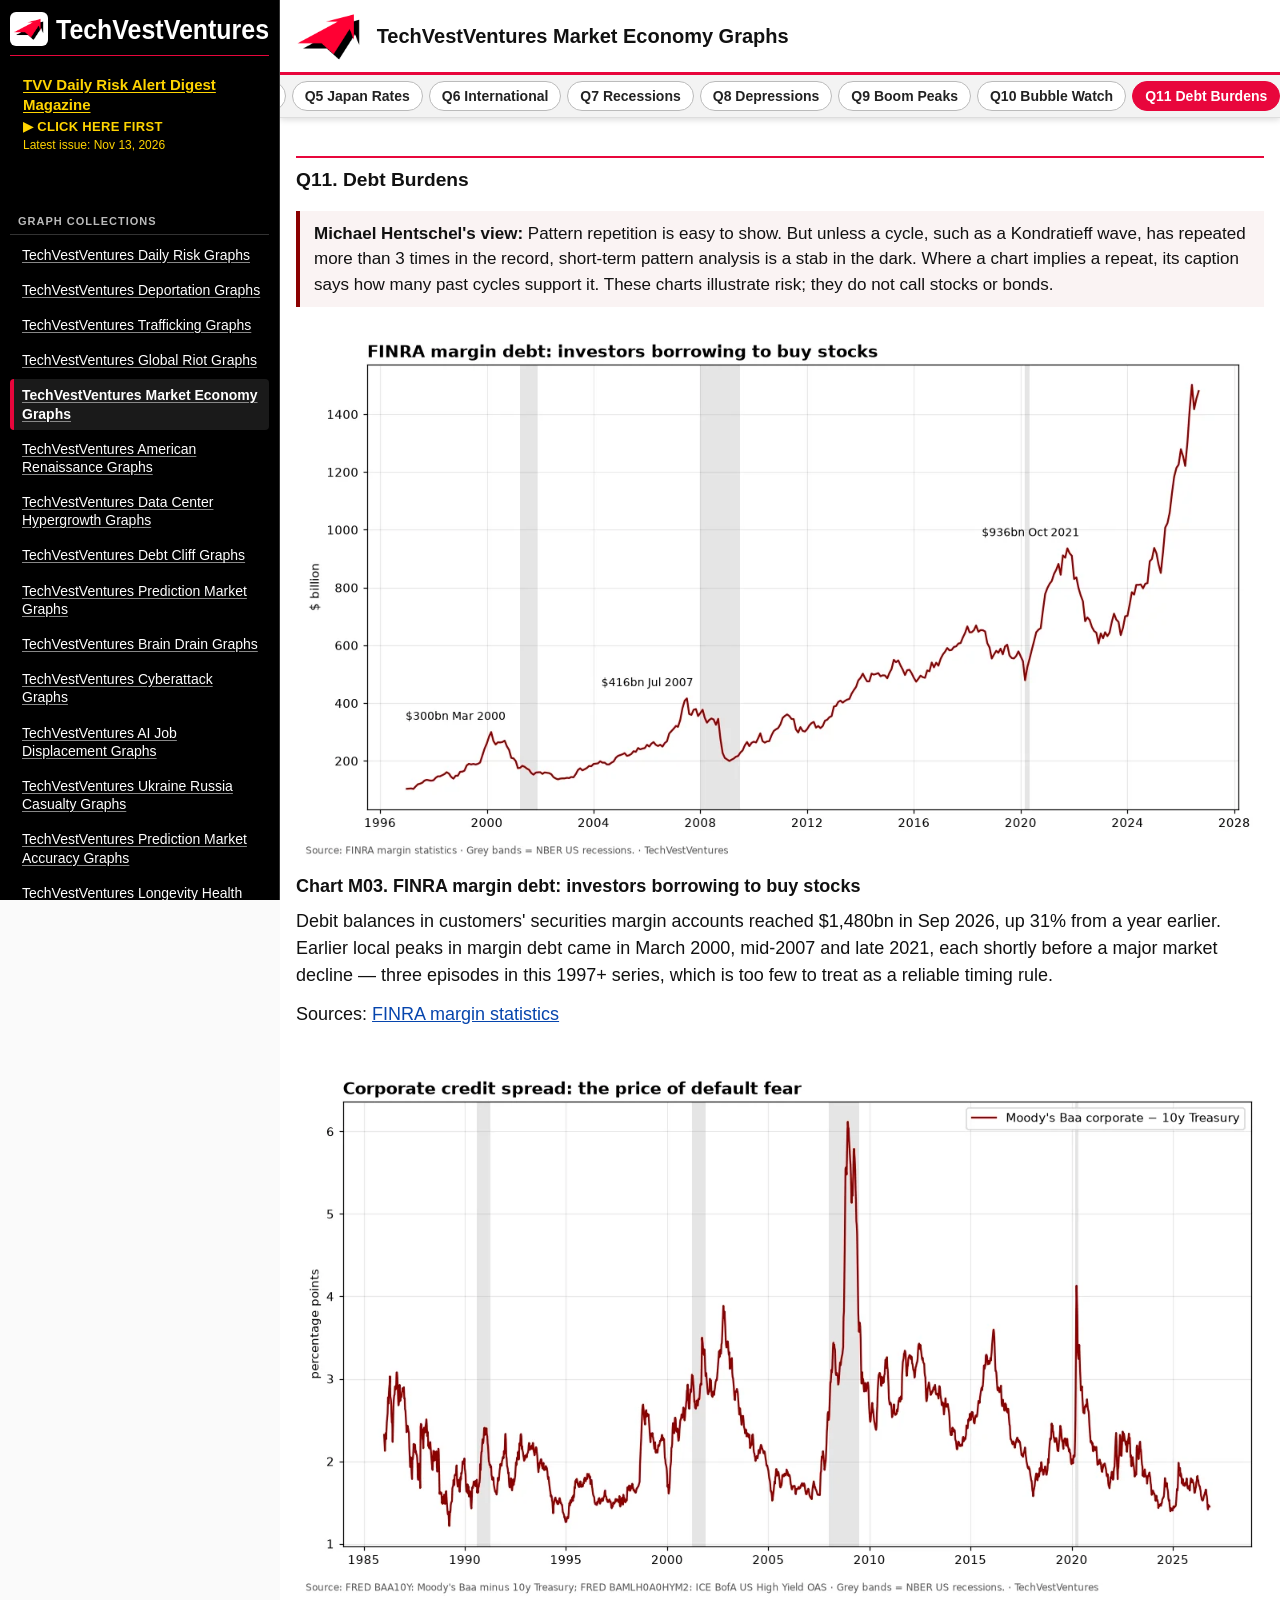
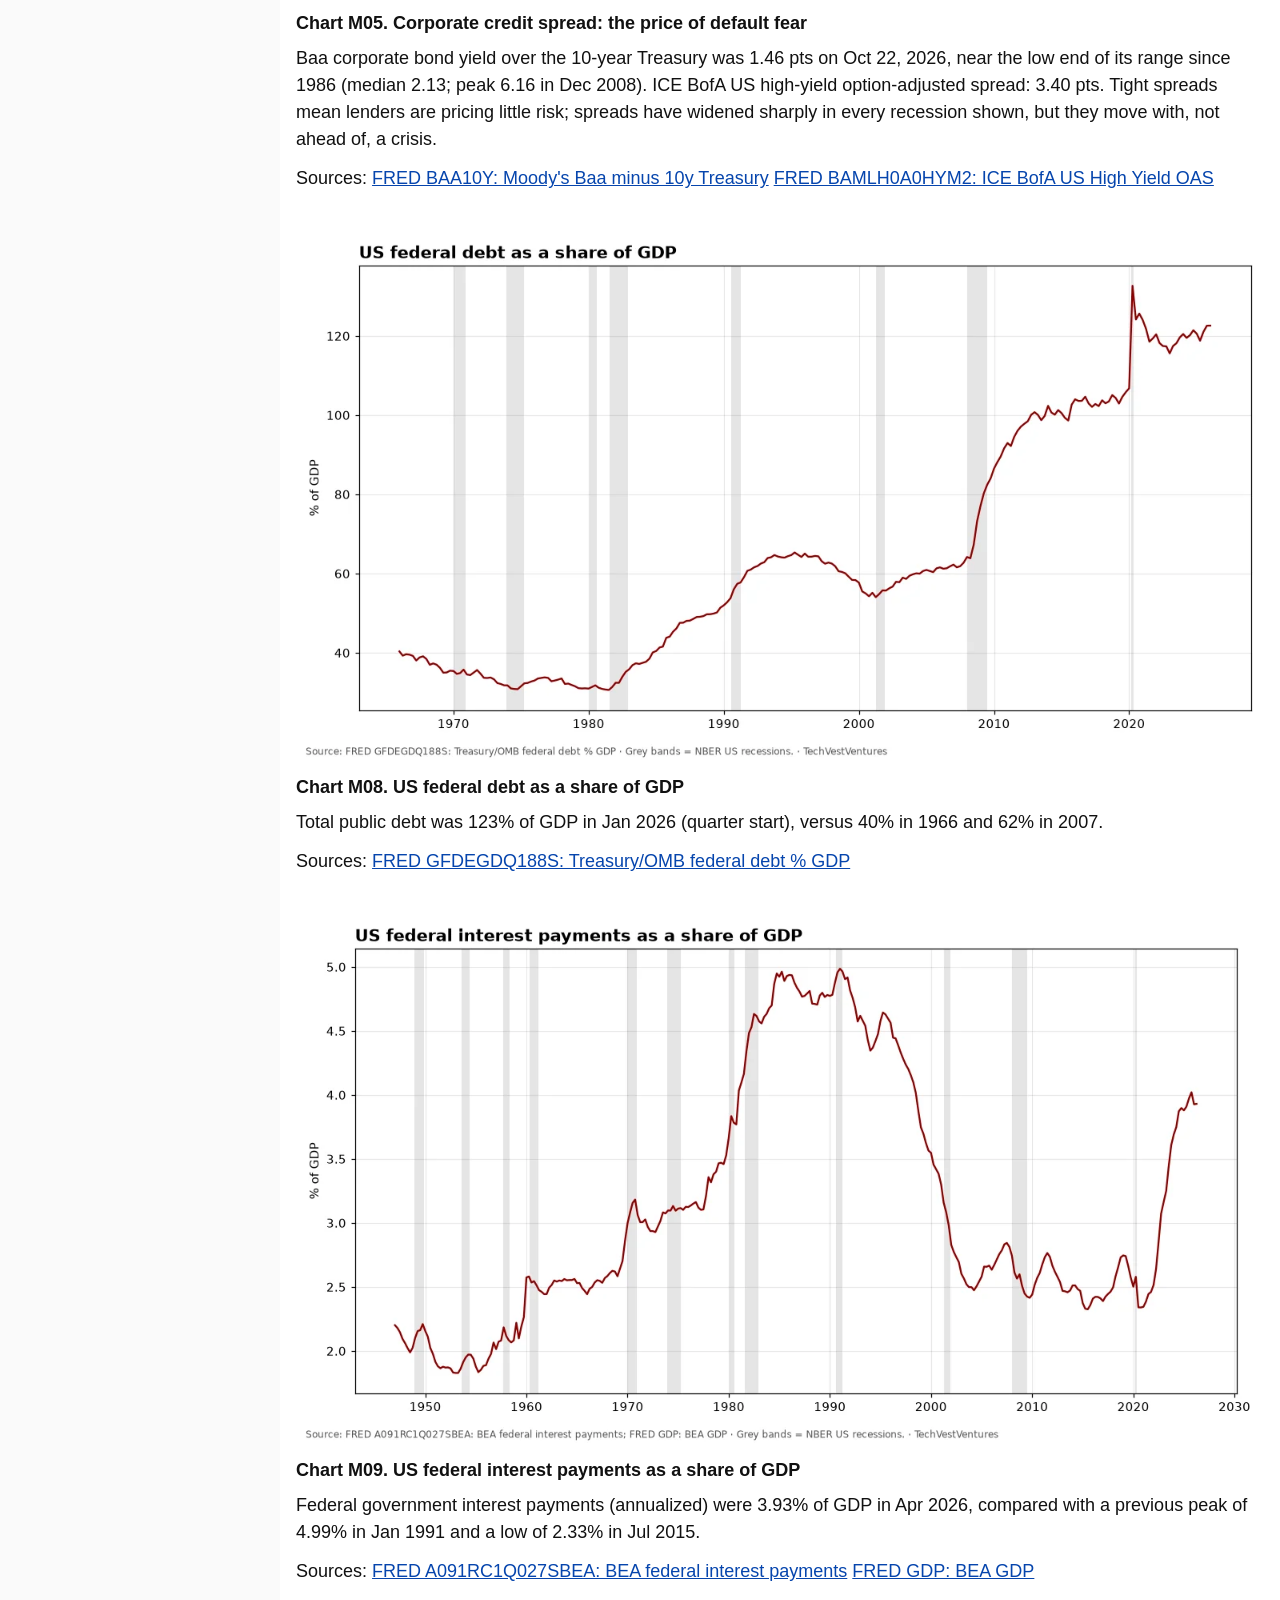
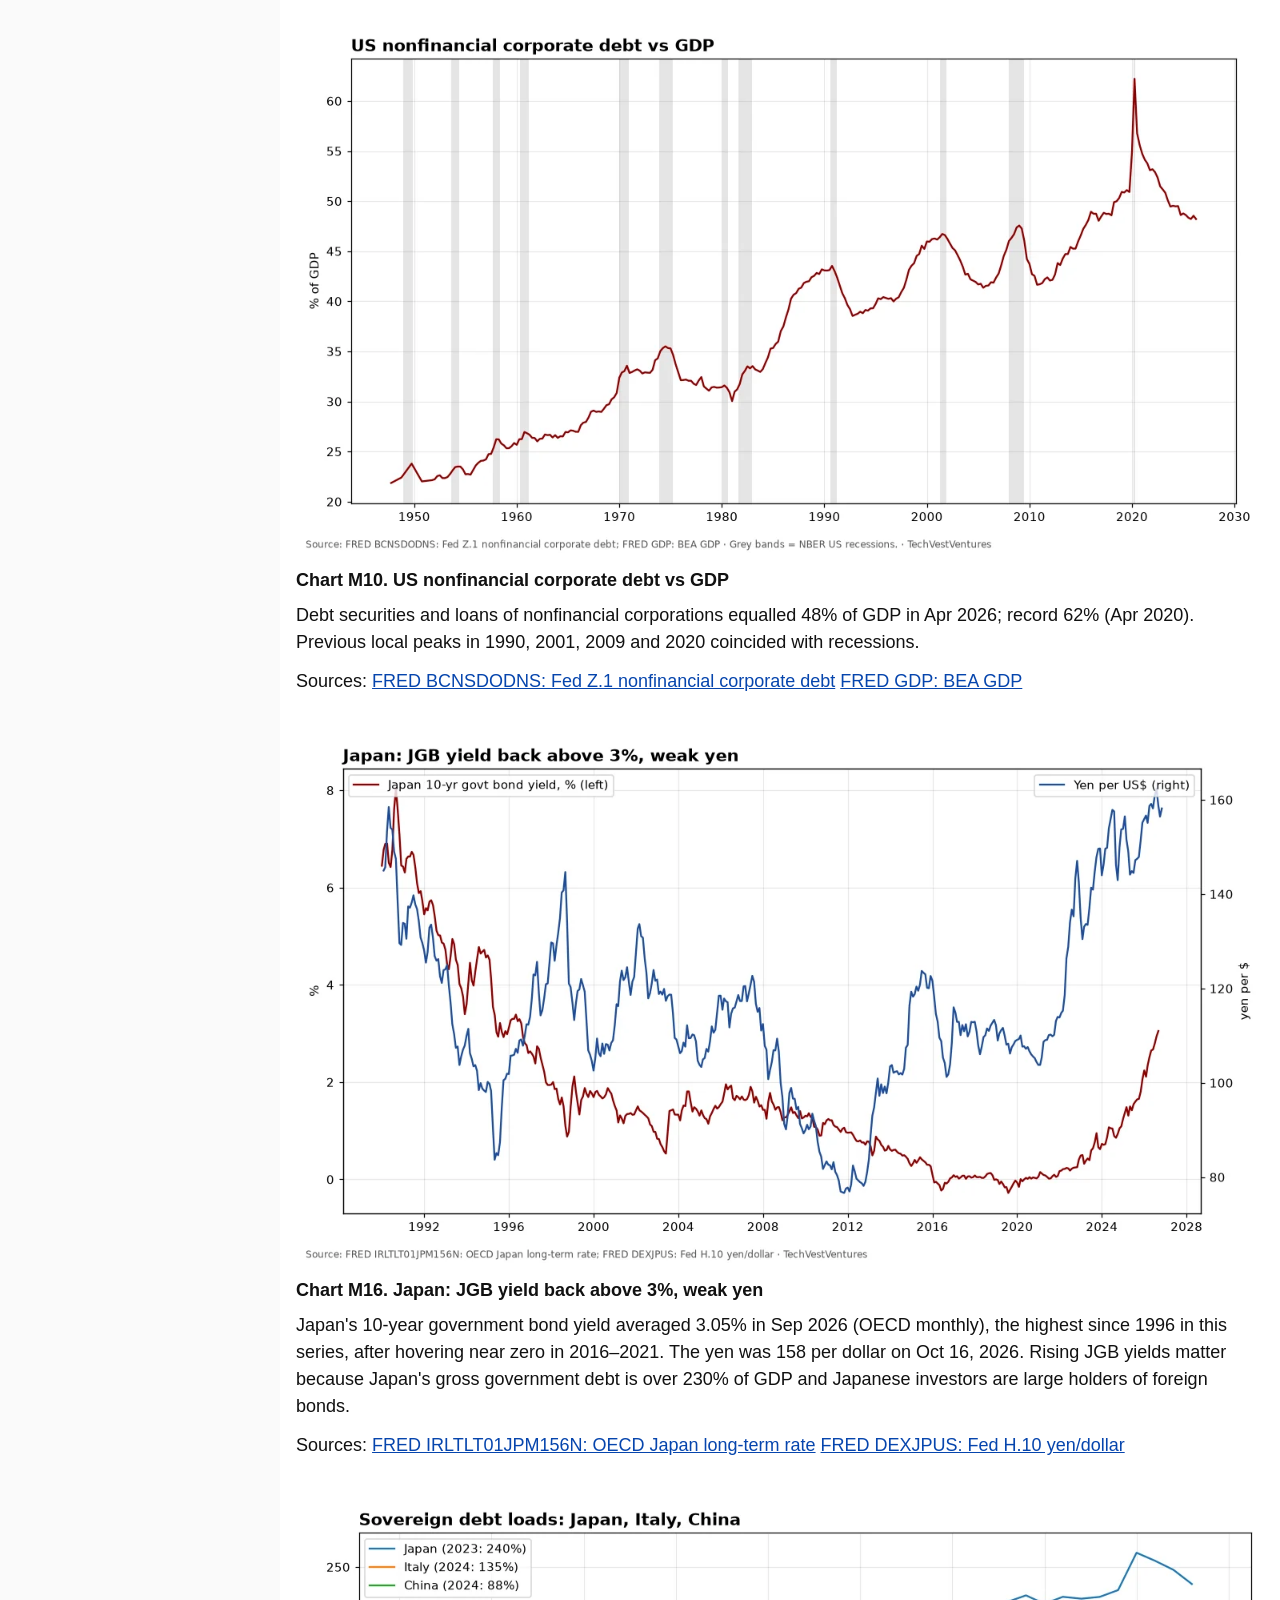
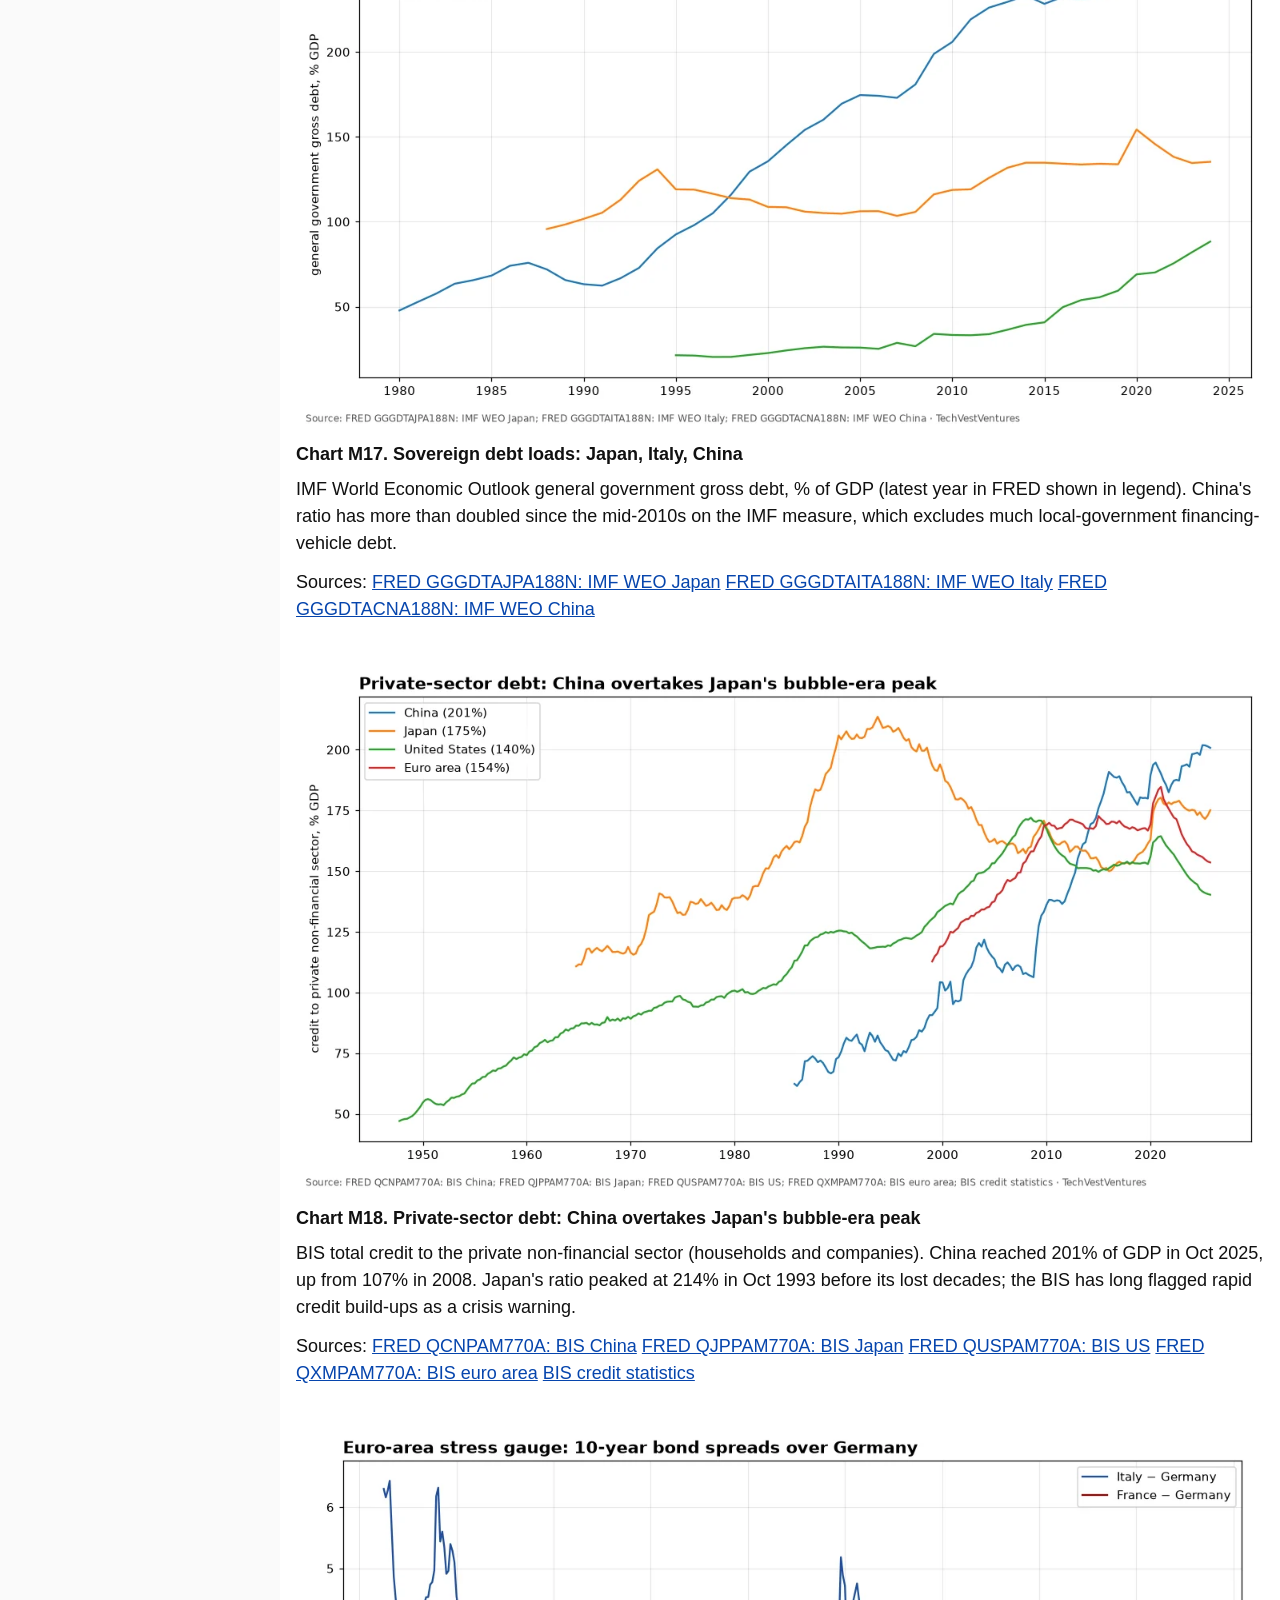
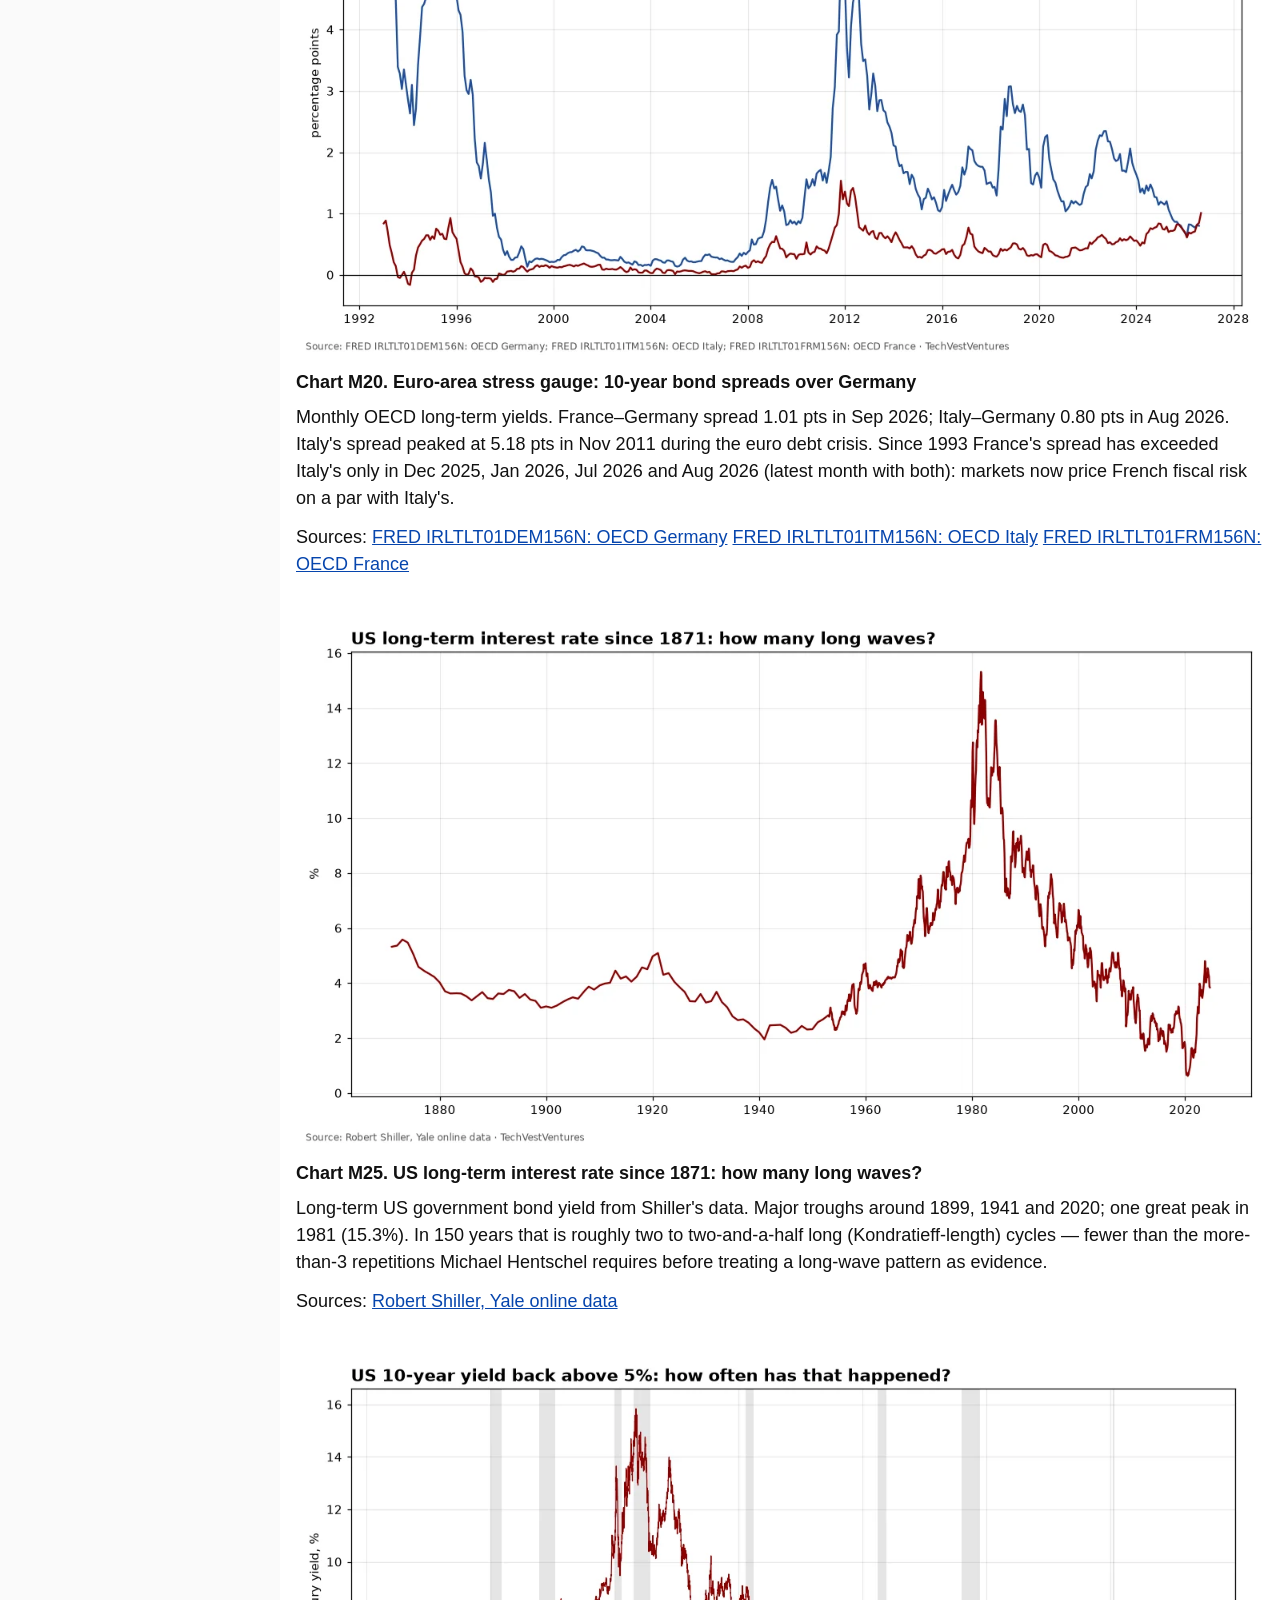
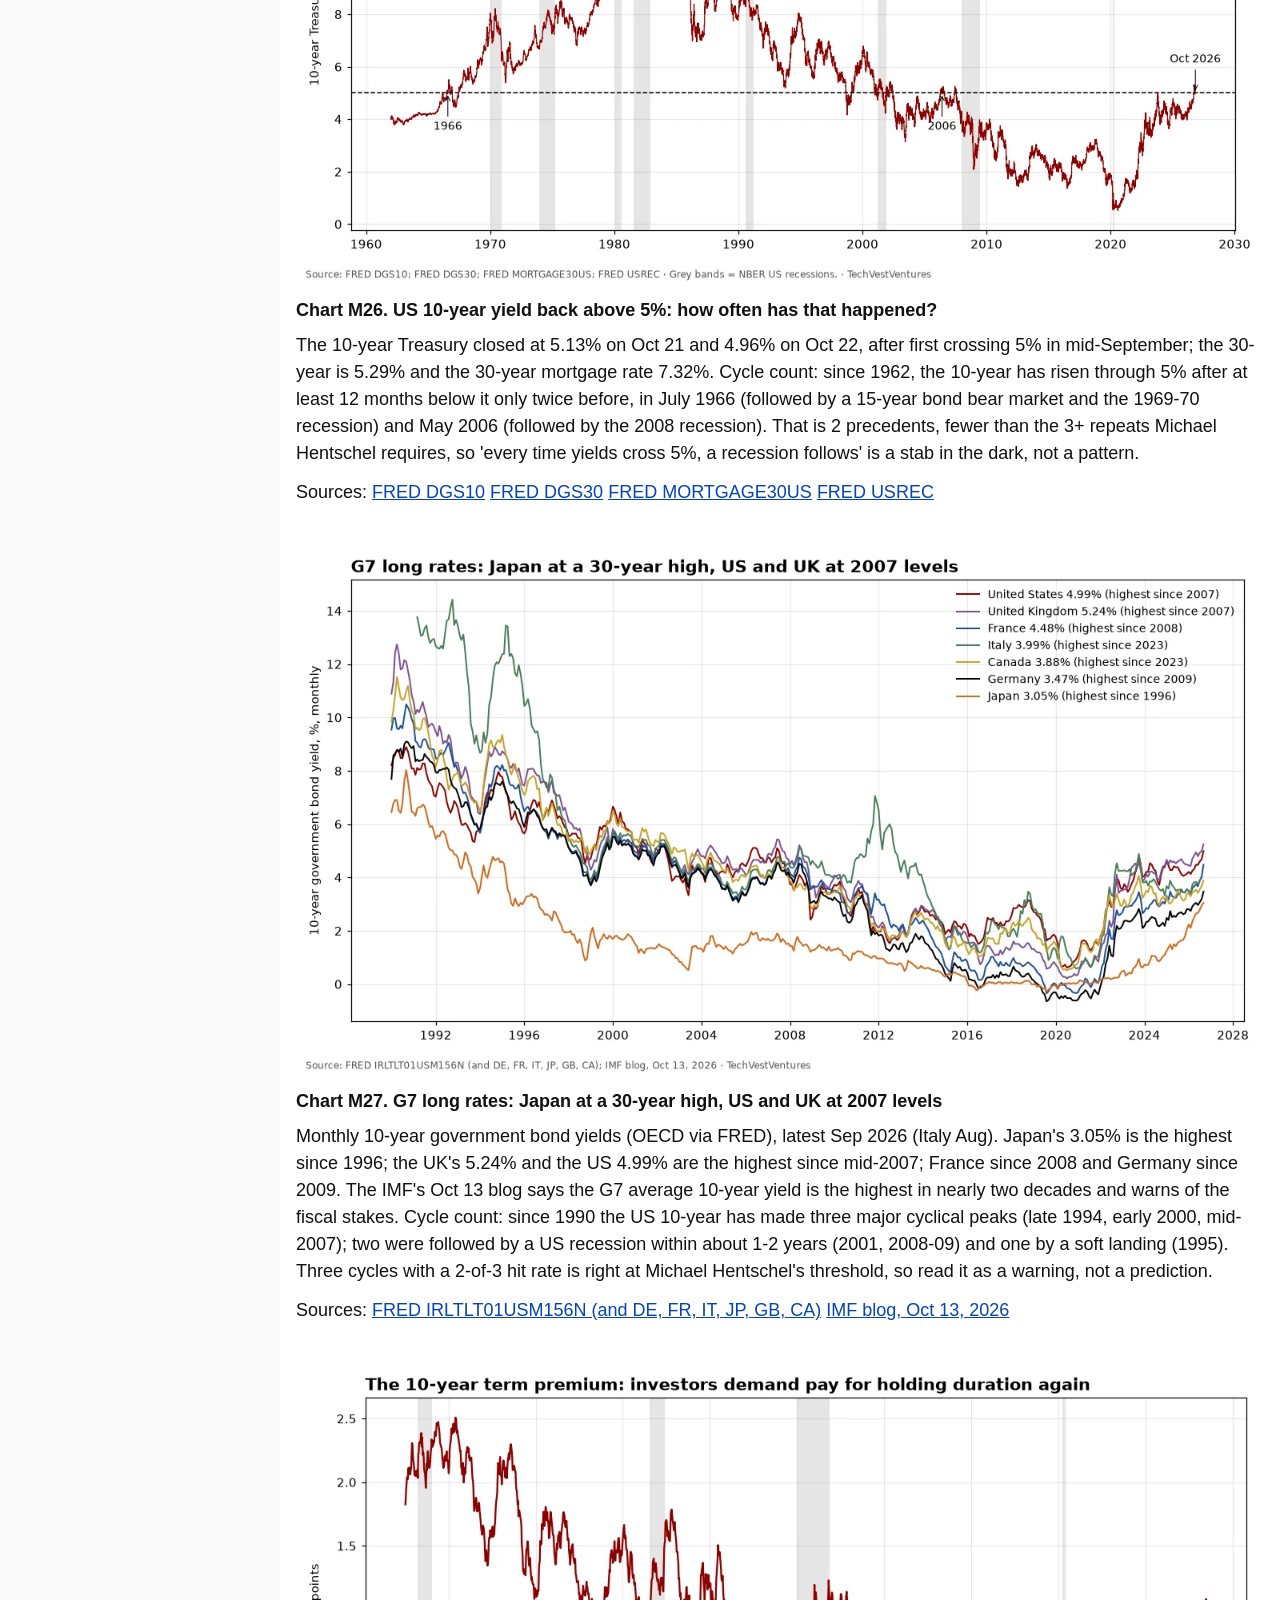
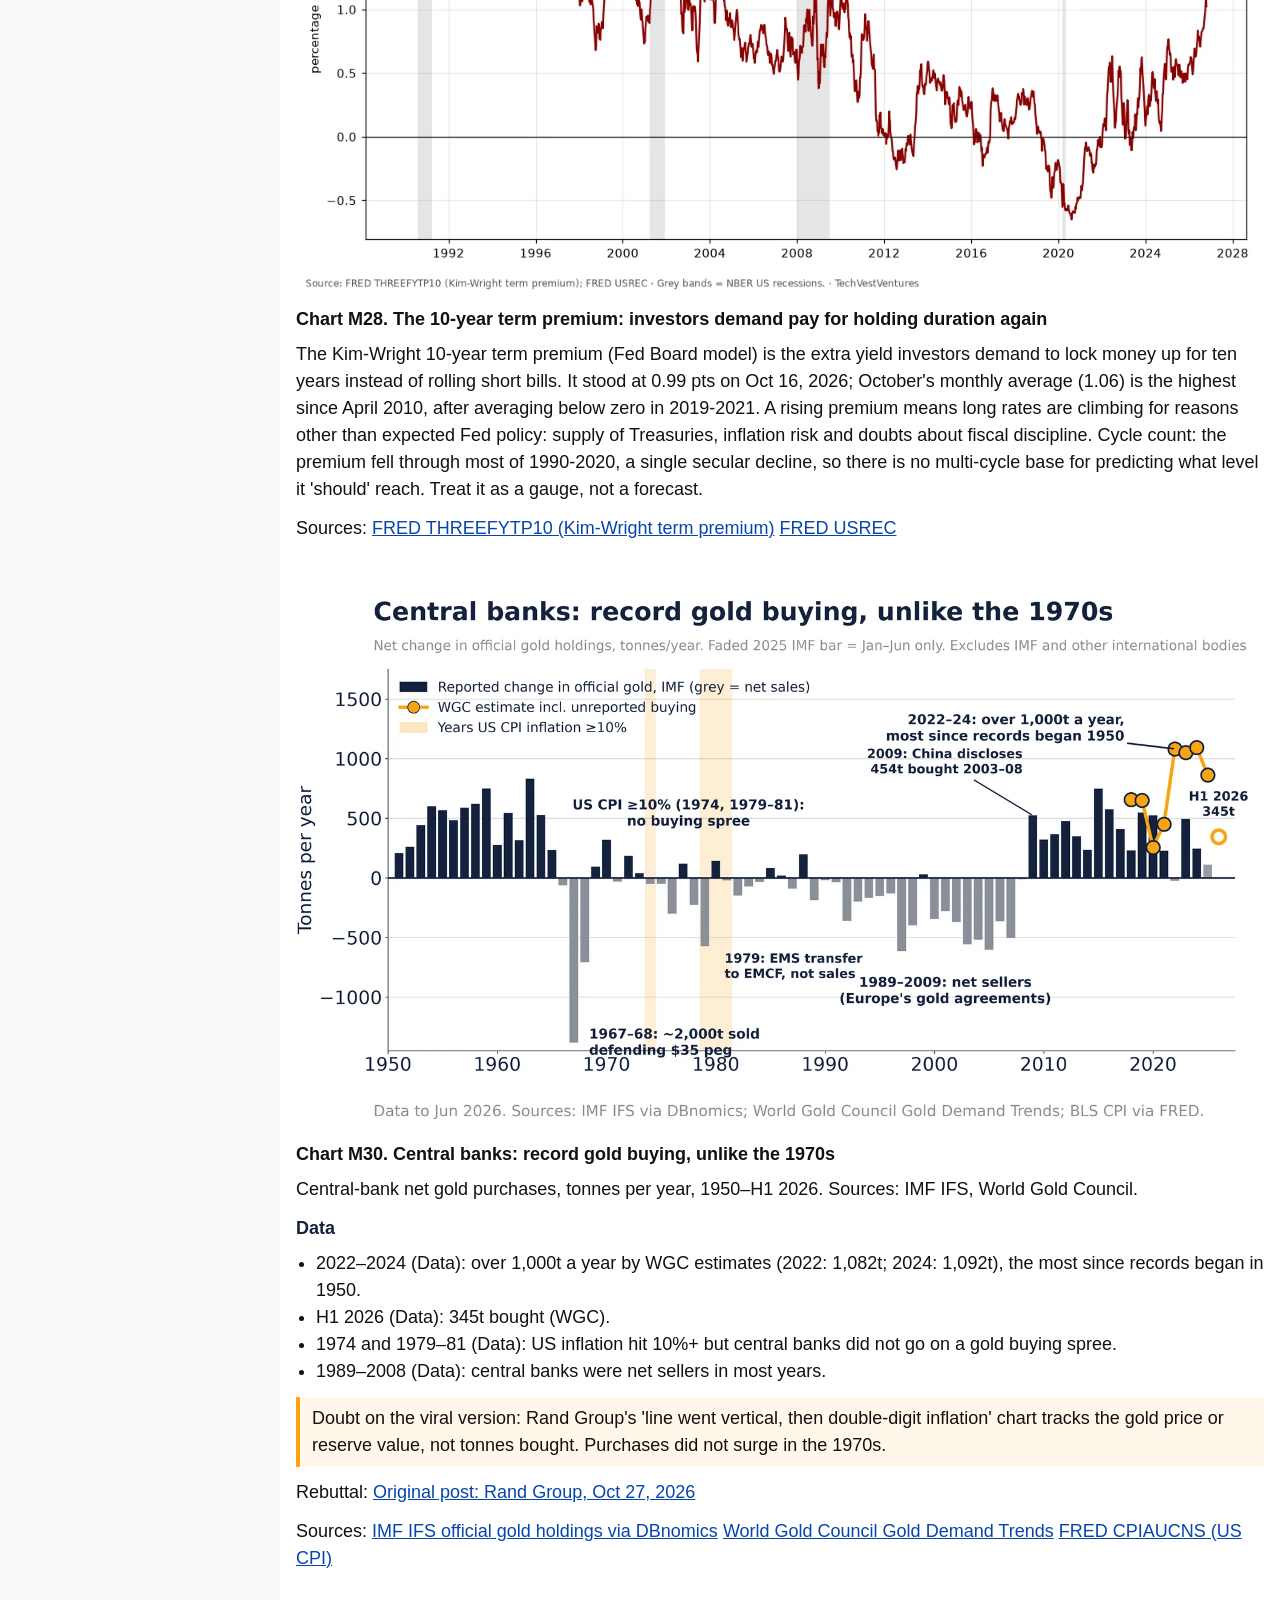
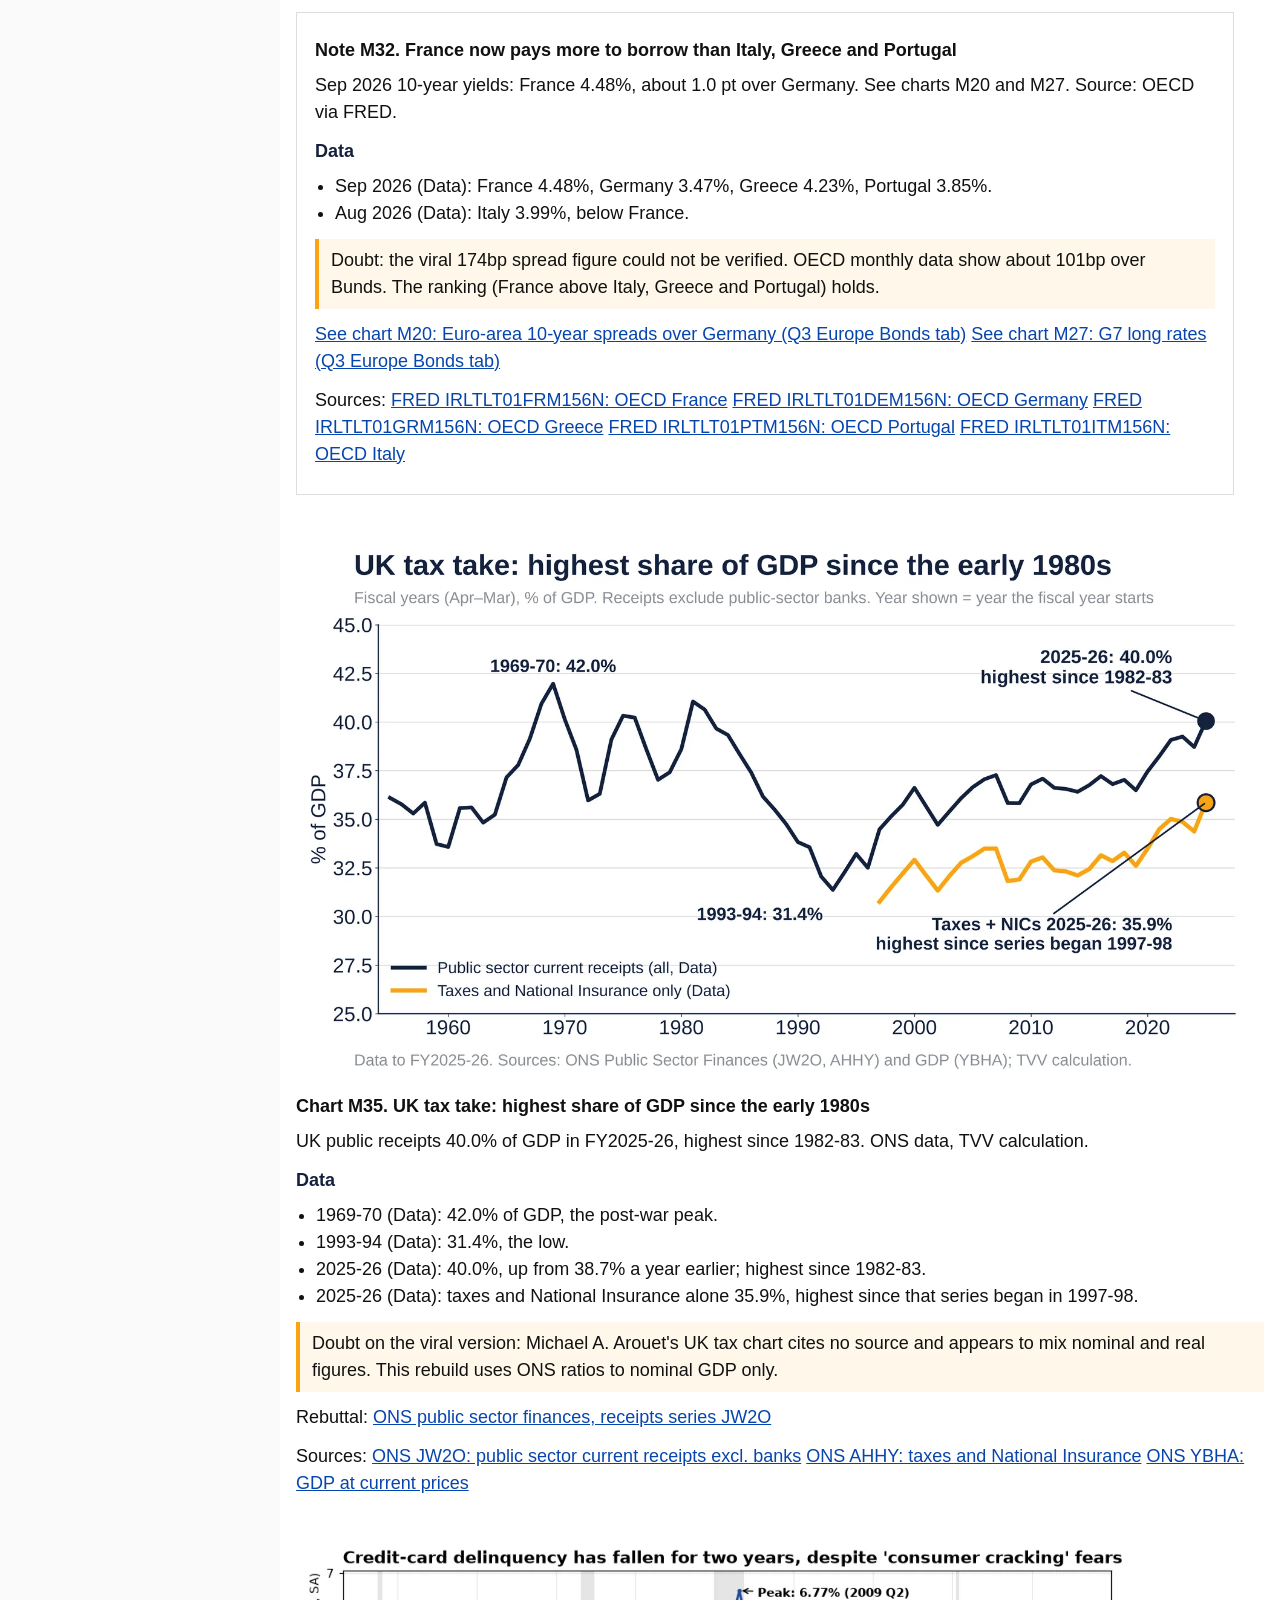
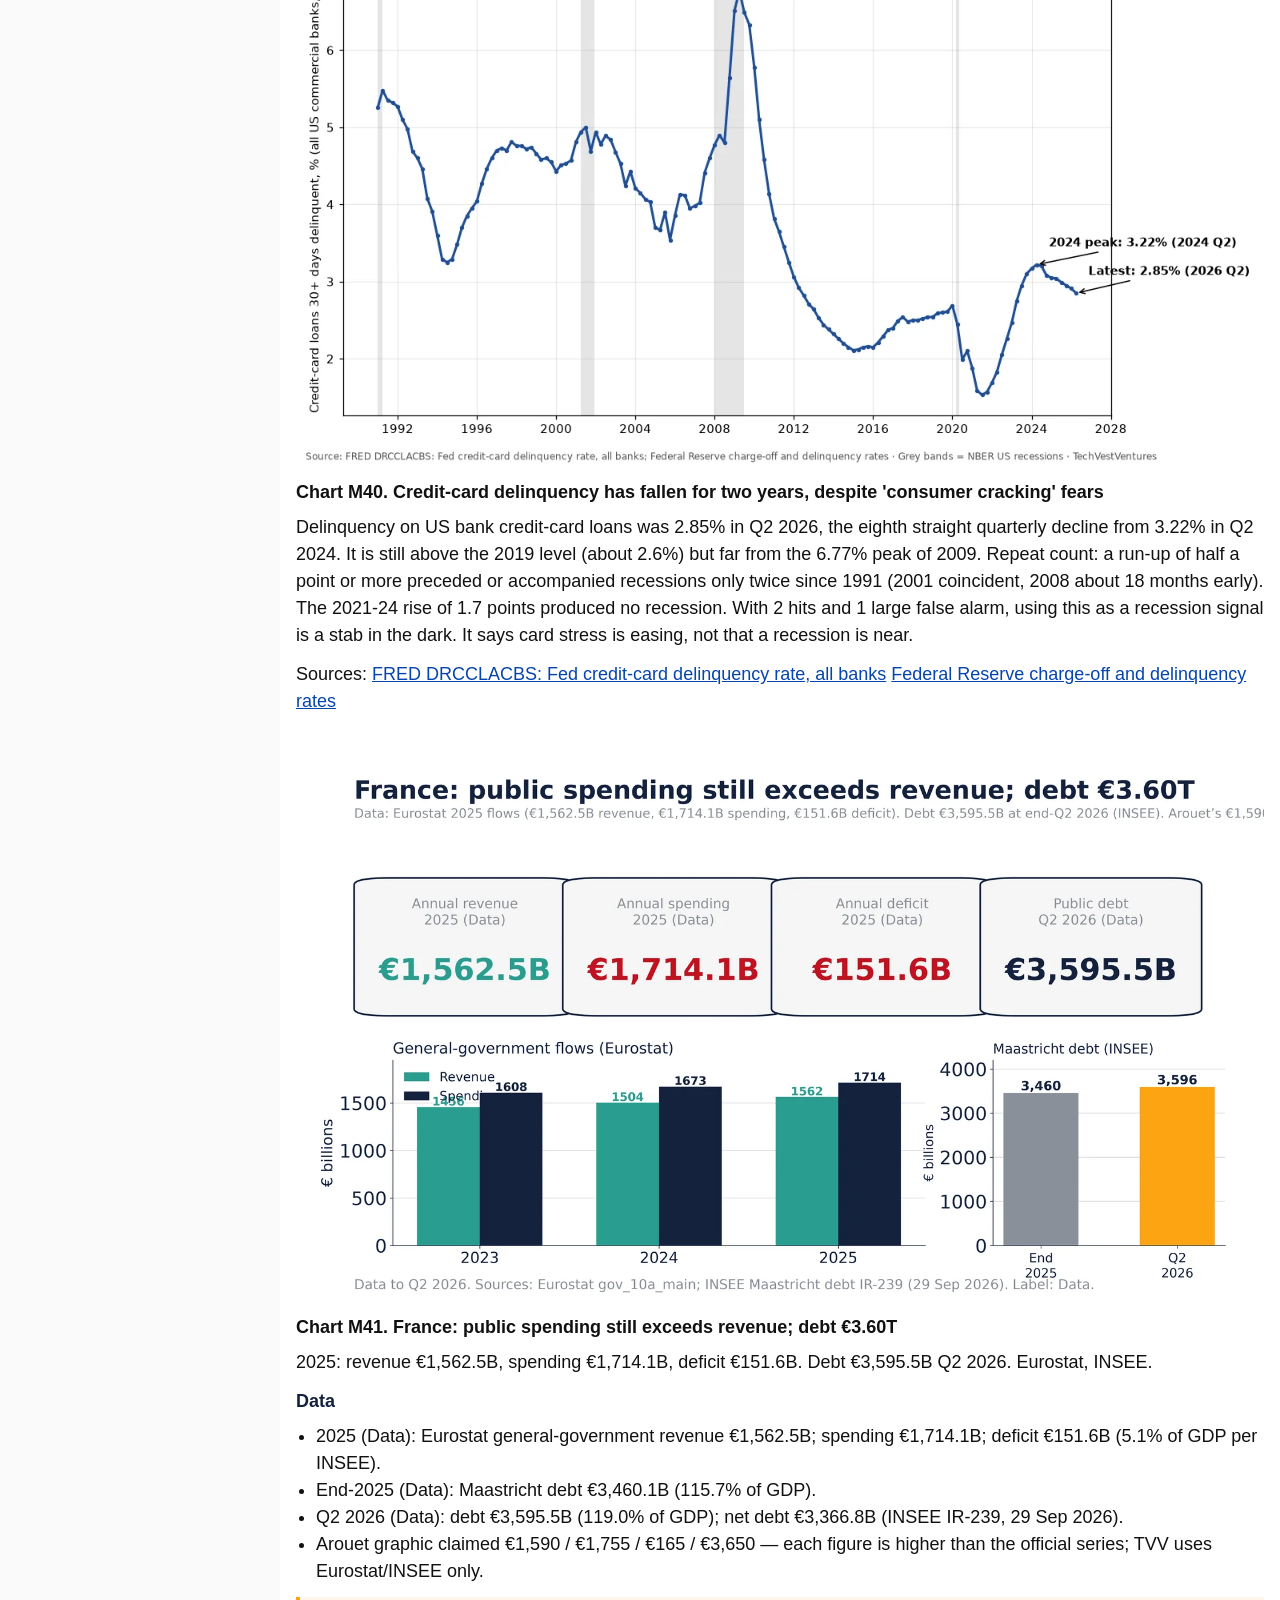
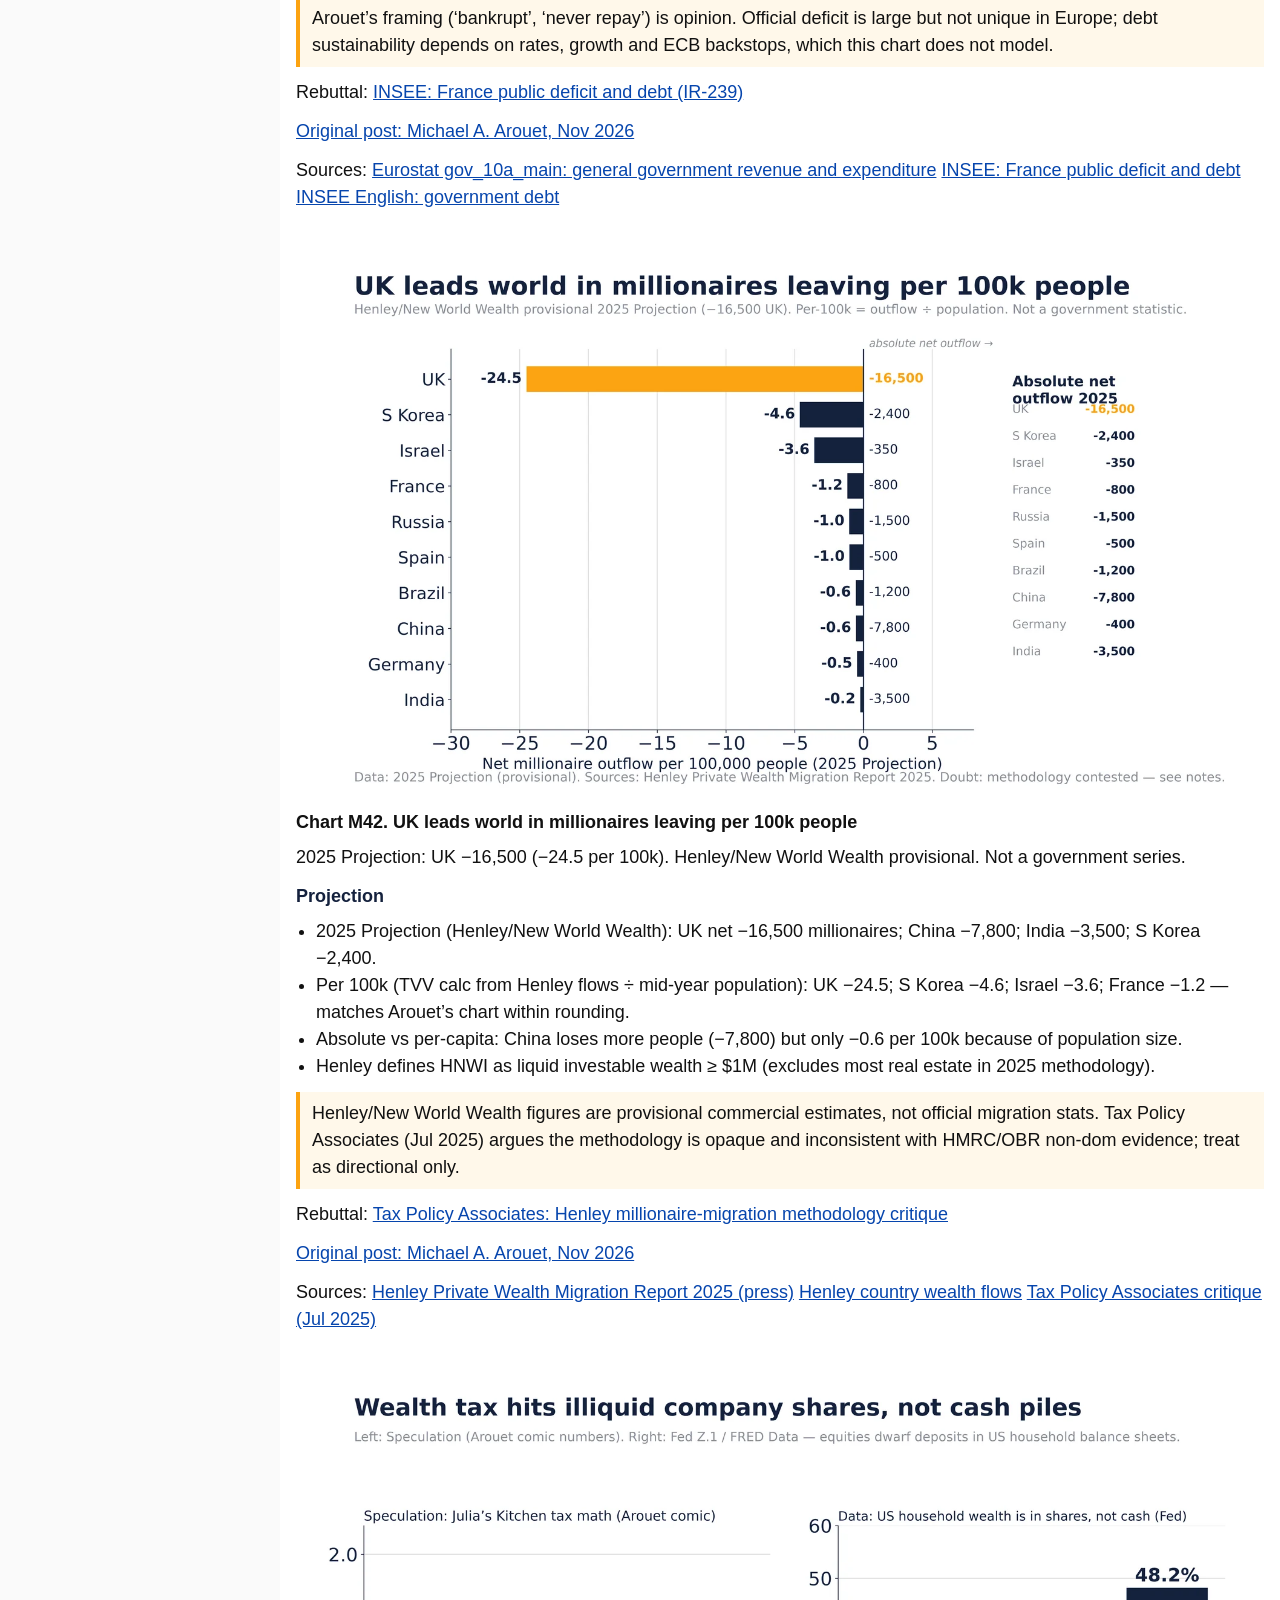
<file: issues/Q11.html>
<!doctype html><html lang="en"><head><meta charset="utf-8"><meta name="viewport" content="width=device-width,initial-scale=1"><title>TechVestVentures Market Economy Graphs — Q11</title><link rel="icon" href="../assets/favicon.svg" type="image/svg+xml"><link rel="icon" href="../assets/favicon-32.png" sizes="32x32" type="image/png"><link rel="apple-touch-icon" href="../assets/apple-touch-icon.png"><link rel="stylesheet" href="../assets/style.css"><script>if(!/[?&]raw/.test(location.search))location.replace("../index.html#Q11")</script></head><body><main id="issue"><h2 class="desk">Q11. Debt Burdens</h2><div class="view"><b>Michael Hentschel's view:</b> Pattern repetition is easy to show. But unless a cycle, such as a Kondratieff wave, has repeated more than 3 times in the record, short-term pattern analysis is a stab in the dark. Where a chart implies a repeat, its caption says how many past cycles support it. These charts illustrate risk; they do not call stocks or bonds.</div><figure class="g" id="M03"><img src="img/M03.webp" alt="FINRA margin debt: investors borrowing to buy stocks" loading="lazy"><figcaption><span class="t">Chart M03. FINRA margin debt: investors borrowing to buy stocks</span><p>Debit balances in customers&#x27; securities margin accounts reached $1,480bn in Sep 2026, up 31% from a year earlier. Earlier local peaks in margin debt came in March 2000, mid-2007 and late 2021, each shortly before a major market decline — three episodes in this 1997+ series, which is too few to treat as a reliable timing rule.</p><p>Sources: <a href="https://www.finra.org/rules-guidance/key-topics/margin-accounts/margin-statistics">FINRA margin statistics</a></p></figcaption></figure>
<figure class="g" id="M05"><img src="img/M05.webp" alt="Corporate credit spread: the price of default fear" loading="lazy"><figcaption><span class="t">Chart M05. Corporate credit spread: the price of default fear</span><p>Baa corporate bond yield over the 10-year Treasury was 1.46 pts on Oct 22, 2026, near the low end of its range since 1986 (median 2.13; peak 6.16 in Dec 2008). ICE BofA US high-yield option-adjusted spread: 3.40 pts. Tight spreads mean lenders are pricing little risk; spreads have widened sharply in every recession shown, but they move with, not ahead of, a crisis.</p><p>Sources: <a href="https://fred.stlouisfed.org/series/BAA10Y">FRED BAA10Y: Moody&#x27;s Baa minus 10y Treasury</a> <a href="https://fred.stlouisfed.org/series/BAMLH0A0HYM2">FRED BAMLH0A0HYM2: ICE BofA US High Yield OAS</a></p></figcaption></figure>
<figure class="g" id="M08"><img src="img/M08.webp" alt="US federal debt as a share of GDP" loading="lazy"><figcaption><span class="t">Chart M08. US federal debt as a share of GDP</span><p>Total public debt was 123% of GDP in Jan 2026 (quarter start), versus 40% in 1966 and 62% in 2007.</p><p>Sources: <a href="https://fred.stlouisfed.org/series/GFDEGDQ188S">FRED GFDEGDQ188S: Treasury/OMB federal debt % GDP</a></p></figcaption></figure>
<figure class="g" id="M09"><img src="img/M09.webp" alt="US federal interest payments as a share of GDP" loading="lazy"><figcaption><span class="t">Chart M09. US federal interest payments as a share of GDP</span><p>Federal government interest payments (annualized) were 3.93% of GDP in Apr 2026, compared with a previous peak of 4.99% in Jan 1991 and a low of 2.33% in Jul 2015.</p><p>Sources: <a href="https://fred.stlouisfed.org/series/A091RC1Q027SBEA">FRED A091RC1Q027SBEA: BEA federal interest payments</a> <a href="https://fred.stlouisfed.org/series/GDP">FRED GDP: BEA GDP</a></p></figcaption></figure>
<figure class="g" id="M10"><img src="img/M10.webp" alt="US nonfinancial corporate debt vs GDP" loading="lazy"><figcaption><span class="t">Chart M10. US nonfinancial corporate debt vs GDP</span><p>Debt securities and loans of nonfinancial corporations equalled 48% of GDP in Apr 2026; record 62% (Apr 2020). Previous local peaks in 1990, 2001, 2009 and 2020 coincided with recessions.</p><p>Sources: <a href="https://fred.stlouisfed.org/series/BCNSDODNS">FRED BCNSDODNS: Fed Z.1 nonfinancial corporate debt</a> <a href="https://fred.stlouisfed.org/series/GDP">FRED GDP: BEA GDP</a></p></figcaption></figure>
<figure class="g" id="M16"><img src="img/M16.webp" alt="Japan: JGB yield back above 3%, weak yen" loading="lazy"><figcaption><span class="t">Chart M16. Japan: JGB yield back above 3%, weak yen</span><p>Japan&#x27;s 10-year government bond yield averaged 3.05% in Sep 2026 (OECD monthly), the highest since 1996 in this series, after hovering near zero in 2016–2021. The yen was 158 per dollar on Oct 16, 2026. Rising JGB yields matter because Japan&#x27;s gross government debt is over 230% of GDP and Japanese investors are large holders of foreign bonds.</p><p>Sources: <a href="https://fred.stlouisfed.org/series/IRLTLT01JPM156N">FRED IRLTLT01JPM156N: OECD Japan long-term rate</a> <a href="https://fred.stlouisfed.org/series/DEXJPUS">FRED DEXJPUS: Fed H.10 yen/dollar</a></p></figcaption></figure>
<figure class="g" id="M17"><img src="img/M17.webp" alt="Sovereign debt loads: Japan, Italy, China" loading="lazy"><figcaption><span class="t">Chart M17. Sovereign debt loads: Japan, Italy, China</span><p>IMF World Economic Outlook general government gross debt, % of GDP (latest year in FRED shown in legend). China&#x27;s ratio has more than doubled since the mid-2010s on the IMF measure, which excludes much local-government financing-vehicle debt.</p><p>Sources: <a href="https://fred.stlouisfed.org/series/GGGDTAJPA188N">FRED GGGDTAJPA188N: IMF WEO Japan</a> <a href="https://fred.stlouisfed.org/series/GGGDTAITA188N">FRED GGGDTAITA188N: IMF WEO Italy</a> <a href="https://fred.stlouisfed.org/series/GGGDTACNA188N">FRED GGGDTACNA188N: IMF WEO China</a></p></figcaption></figure>
<figure class="g" id="M18"><img src="img/M18.webp" alt="Private-sector debt: China overtakes Japan&#x27;s bubble-era peak" loading="lazy"><figcaption><span class="t">Chart M18. Private-sector debt: China overtakes Japan&#x27;s bubble-era peak</span><p>BIS total credit to the private non-financial sector (households and companies). China reached 201% of GDP in Oct 2025, up from 107% in 2008. Japan&#x27;s ratio peaked at 214% in Oct 1993 before its lost decades; the BIS has long flagged rapid credit build-ups as a crisis warning.</p><p>Sources: <a href="https://fred.stlouisfed.org/series/QCNPAM770A">FRED QCNPAM770A: BIS China</a> <a href="https://fred.stlouisfed.org/series/QJPPAM770A">FRED QJPPAM770A: BIS Japan</a> <a href="https://fred.stlouisfed.org/series/QUSPAM770A">FRED QUSPAM770A: BIS US</a> <a href="https://fred.stlouisfed.org/series/QXMPAM770A">FRED QXMPAM770A: BIS euro area</a> <a href="https://data.bis.org/topics/TOTAL_CREDIT">BIS credit statistics</a></p></figcaption></figure>
<figure class="g" id="M20"><img src="img/M20.webp" alt="Euro-area stress gauge: 10-year bond spreads over Germany" loading="lazy"><figcaption><span class="t">Chart M20. Euro-area stress gauge: 10-year bond spreads over Germany</span><p>Monthly OECD long-term yields. France–Germany spread 1.01 pts in Sep 2026; Italy–Germany 0.80 pts in Aug 2026. Italy&#x27;s spread peaked at 5.18 pts in Nov 2011 during the euro debt crisis. Since 1993 France&#x27;s spread has exceeded Italy&#x27;s only in Dec 2025, Jan 2026, Jul 2026 and Aug 2026 (latest month with both): markets now price French fiscal risk on a par with Italy&#x27;s.</p><p>Sources: <a href="https://fred.stlouisfed.org/series/IRLTLT01DEM156N">FRED IRLTLT01DEM156N: OECD Germany</a> <a href="https://fred.stlouisfed.org/series/IRLTLT01ITM156N">FRED IRLTLT01ITM156N: OECD Italy</a> <a href="https://fred.stlouisfed.org/series/IRLTLT01FRM156N">FRED IRLTLT01FRM156N: OECD France</a></p></figcaption></figure>
<figure class="g" id="M25"><img src="img/M25.webp" alt="US long-term interest rate since 1871: how many long waves?" loading="lazy"><figcaption><span class="t">Chart M25. US long-term interest rate since 1871: how many long waves?</span><p>Long-term US government bond yield from Shiller&#x27;s data. Major troughs around 1899, 1941 and 2020; one great peak in 1981 (15.3%). In 150 years that is roughly two to two-and-a-half long (Kondratieff-length) cycles — fewer than the more-than-3 repetitions Michael Hentschel requires before treating a long-wave pattern as evidence.</p><p>Sources: <a href="https://shillerdata.com/">Robert Shiller, Yale online data</a></p></figcaption></figure>
<figure class="g" id="M26"><img src="img/M26.webp" alt="US 10-year yield back above 5%: how often has that happened?" loading="lazy"><figcaption><span class="t">Chart M26. US 10-year yield back above 5%: how often has that happened?</span><p>The 10-year Treasury closed at 5.13% on Oct 21 and 4.96% on Oct 22, after first crossing 5% in mid-September; the 30-year is 5.29% and the 30-year mortgage rate 7.32%. Cycle count: since 1962, the 10-year has risen through 5% after at least 12 months below it only twice before, in July 1966 (followed by a 15-year bond bear market and the 1969-70 recession) and May 2006 (followed by the 2008 recession). That is 2 precedents, fewer than the 3+ repeats Michael Hentschel requires, so &#x27;every time yields cross 5%, a recession follows&#x27; is a stab in the dark, not a pattern.</p><p>Sources: <a href="https://fred.stlouisfed.org/series/DGS10">FRED DGS10</a> <a href="https://fred.stlouisfed.org/series/DGS30">FRED DGS30</a> <a href="https://fred.stlouisfed.org/series/MORTGAGE30US">FRED MORTGAGE30US</a> <a href="https://fred.stlouisfed.org/series/USREC">FRED USREC</a></p></figcaption></figure>
<figure class="g" id="M27"><img src="img/M27.webp" alt="G7 long rates: Japan at a 30-year high, US and UK at 2007 levels" loading="lazy"><figcaption><span class="t">Chart M27. G7 long rates: Japan at a 30-year high, US and UK at 2007 levels</span><p>Monthly 10-year government bond yields (OECD via FRED), latest Sep 2026 (Italy Aug). Japan&#x27;s 3.05% is the highest since 1996; the UK&#x27;s 5.24% and the US 4.99% are the highest since mid-2007; France since 2008 and Germany since 2009. The IMF&#x27;s Oct 13 blog says the G7 average 10-year yield is the highest in nearly two decades and warns of the fiscal stakes. Cycle count: since 1990 the US 10-year has made three major cyclical peaks (late 1994, early 2000, mid-2007); two were followed by a US recession within about 1-2 years (2001, 2008-09) and one by a soft landing (1995). Three cycles with a 2-of-3 hit rate is right at Michael Hentschel&#x27;s threshold, so read it as a warning, not a prediction.</p><p>Sources: <a href="https://fred.stlouisfed.org/series/IRLTLT01USM156N">FRED IRLTLT01USM156N (and DE, FR, IT, JP, GB, CA)</a> <a href="https://www.imf.org/en/blogs/articles/2026/10/13/rising-sovereign-yields-raise-the-fiscal-stakes">IMF blog, Oct 13, 2026</a></p></figcaption></figure>
<figure class="g" id="M28"><img src="img/M28.webp" alt="The 10-year term premium: investors demand pay for holding duration again" loading="lazy"><figcaption><span class="t">Chart M28. The 10-year term premium: investors demand pay for holding duration again</span><p>The Kim-Wright 10-year term premium (Fed Board model) is the extra yield investors demand to lock money up for ten years instead of rolling short bills. It stood at 0.99 pts on Oct 16, 2026; October&#x27;s monthly average (1.06) is the highest since April 2010, after averaging below zero in 2019-2021. A rising premium means long rates are climbing for reasons other than expected Fed policy: supply of Treasuries, inflation risk and doubts about fiscal discipline. Cycle count: the premium fell through most of 1990-2020, a single secular decline, so there is no multi-cycle base for predicting what level it &#x27;should&#x27; reach. Treat it as a gauge, not a forecast.</p><p>Sources: <a href="https://fred.stlouisfed.org/series/THREEFYTP10">FRED THREEFYTP10 (Kim-Wright term premium)</a> <a href="https://fred.stlouisfed.org/series/USREC">FRED USREC</a></p></figcaption></figure>
<figure class="g" id="M30"><img src="img/M30.webp" alt="Central banks: record gold buying, unlike the 1970s" loading="lazy"><figcaption><span class="t">Chart M30. Central banks: record gold buying, unlike the 1970s</span><p>Central-bank net gold purchases, tonnes per year, 1950–H1 2026. Sources: IMF IFS, World Gold Council.</p><p class="lab">Data</p><ul class="b"><li>2022–2024 (Data): over 1,000t a year by WGC estimates (2022: 1,082t; 2024: 1,092t), the most since records began in 1950.</li><li>H1 2026 (Data): 345t bought (WGC).</li><li>1974 and 1979–81 (Data): US inflation hit 10%+ but central banks did not go on a gold buying spree.</li><li>1989–2008 (Data): central banks were net sellers in most years.</li></ul><p class="doubt">Doubt on the viral version: Rand Group&#x27;s &#x27;line went vertical, then double-digit inflation&#x27; chart tracks the gold price or reserve value, not tonnes bought. Purchases did not surge in the 1970s.</p><p>Rebuttal: <a href="https://x.com/randgroup/status/2115004316578967617">Original post: Rand Group, Oct 27, 2026</a></p><p>Sources: <a href="https://db.nomics.world/IMF/IFS">IMF IFS official gold holdings via DBnomics</a> <a href="https://www.gold.org/goldhub/research/gold-demand-trends">World Gold Council Gold Demand Trends</a> <a href="https://fred.stlouisfed.org/series/CPIAUCNS">FRED CPIAUCNS (US CPI)</a></p></figcaption></figure>
<figure class="g link" id="M32"><figcaption><span class="t">Note M32. France now pays more to borrow than Italy, Greece and Portugal</span><p>Sep 2026 10-year yields: France 4.48%, about 1.0 pt over Germany. See charts M20 and M27. Source: OECD via FRED.</p><p class="lab">Data</p><ul class="b"><li>Sep 2026 (Data): France 4.48%, Germany 3.47%, Greece 4.23%, Portugal 3.85%.</li><li>Aug 2026 (Data): Italy 3.99%, below France.</li></ul><p class="doubt">Doubt: the viral 174bp spread figure could not be verified. OECD monthly data show about 101bp over Bunds. The ranking (France above Italy, Greece and Portugal) holds.</p><p><a href="#Q3">See chart M20: Euro-area 10-year spreads over Germany (Q3 Europe Bonds tab)</a> <a href="#Q3">See chart M27: G7 long rates (Q3 Europe Bonds tab)</a></p><p>Sources: <a href="https://fred.stlouisfed.org/series/IRLTLT01FRM156N">FRED IRLTLT01FRM156N: OECD France</a> <a href="https://fred.stlouisfed.org/series/IRLTLT01DEM156N">FRED IRLTLT01DEM156N: OECD Germany</a> <a href="https://fred.stlouisfed.org/series/IRLTLT01GRM156N">FRED IRLTLT01GRM156N: OECD Greece</a> <a href="https://fred.stlouisfed.org/series/IRLTLT01PTM156N">FRED IRLTLT01PTM156N: OECD Portugal</a> <a href="https://fred.stlouisfed.org/series/IRLTLT01ITM156N">FRED IRLTLT01ITM156N: OECD Italy</a></p></figcaption></figure>
<figure class="g" id="M35"><img src="img/M35.webp" alt="UK tax take: highest share of GDP since the early 1980s" loading="lazy"><figcaption><span class="t">Chart M35. UK tax take: highest share of GDP since the early 1980s</span><p>UK public receipts 40.0% of GDP in FY2025-26, highest since 1982-83. ONS data, TVV calculation.</p><p class="lab">Data</p><ul class="b"><li>1969-70 (Data): 42.0% of GDP, the post-war peak.</li><li>1993-94 (Data): 31.4%, the low.</li><li>2025-26 (Data): 40.0%, up from 38.7% a year earlier; highest since 1982-83.</li><li>2025-26 (Data): taxes and National Insurance alone 35.9%, highest since that series began in 1997-98.</li></ul><p class="doubt">Doubt on the viral version: Michael A. Arouet&#x27;s UK tax chart cites no source and appears to mix nominal and real figures. This rebuild uses ONS ratios to nominal GDP only.</p><p>Rebuttal: <a href="https://www.ons.gov.uk/economy/governmentpublicsectorandtaxes/publicsectorfinance/timeseries/jw2o/pusf">ONS public sector finances, receipts series JW2O</a></p><p>Sources: <a href="https://www.ons.gov.uk/economy/governmentpublicsectorandtaxes/publicsectorfinance/timeseries/jw2o/pusf">ONS JW2O: public sector current receipts excl. banks</a> <a href="https://www.ons.gov.uk/economy/governmentpublicsectorandtaxes/publicsectorfinance/timeseries/ahhy/pusf">ONS AHHY: taxes and National Insurance</a> <a href="https://www.ons.gov.uk/economy/grossdomesticproductgdp/timeseries/ybha/qna">ONS YBHA: GDP at current prices</a></p></figcaption></figure>
<figure class="g" id="M40"><img src="img/M40.webp" alt="Credit-card delinquency has fallen for two years, despite &#x27;consumer cracking&#x27; fears" loading="lazy"><figcaption><span class="t">Chart M40. Credit-card delinquency has fallen for two years, despite &#x27;consumer cracking&#x27; fears</span><p>Delinquency on US bank credit-card loans was 2.85% in Q2 2026, the eighth straight quarterly decline from 3.22% in Q2 2024. It is still above the 2019 level (about 2.6%) but far from the 6.77% peak of 2009. Repeat count: a run-up of half a point or more preceded or accompanied recessions only twice since 1991 (2001 coincident, 2008 about 18 months early). The 2021-24 rise of 1.7 points produced no recession. With 2 hits and 1 large false alarm, using this as a recession signal is a stab in the dark. It says card stress is easing, not that a recession is near.</p><p>Sources: <a href="https://fred.stlouisfed.org/series/DRCCLACBS">FRED DRCCLACBS: Fed credit-card delinquency rate, all banks</a> <a href="https://www.federalreserve.gov/releases/chargeoff/">Federal Reserve charge-off and delinquency rates</a></p></figcaption></figure>
<figure class="g" id="M41"><img src="img/M41.webp" alt="France: public spending still exceeds revenue; debt €3.60T" loading="lazy"><figcaption><span class="t">Chart M41. France: public spending still exceeds revenue; debt €3.60T</span><p>2025: revenue €1,562.5B, spending €1,714.1B, deficit €151.6B. Debt €3,595.5B Q2 2026. Eurostat, INSEE.</p><p class="lab">Data</p><ul class="b"><li>2025 (Data): Eurostat general-government revenue €1,562.5B; spending €1,714.1B; deficit €151.6B (5.1% of GDP per INSEE).</li><li>End-2025 (Data): Maastricht debt €3,460.1B (115.7% of GDP).</li><li>Q2 2026 (Data): debt €3,595.5B (119.0% of GDP); net debt €3,366.8B (INSEE IR-239, 29 Sep 2026).</li><li>Arouet graphic claimed €1,590 / €1,755 / €165 / €3,650 — each figure is higher than the official series; TVV uses Eurostat/INSEE only.</li></ul><p class="doubt">Arouet’s framing (‘bankrupt’, ‘never repay’) is opinion. Official deficit is large but not unique in Europe; debt sustainability depends on rates, growth and ECB backstops, which this chart does not model.</p><p>Rebuttal: <a href="https://www.insee.fr/fr/statistiques/9053525">INSEE: France public deficit and debt (IR-239)</a></p><p><a href="https://x.com/MichaelAArouet/status/2117895061711077714">Original post: Michael A. Arouet, Nov 2026</a></p><p>Sources: <a href="https://ec.europa.eu/eurostat/databrowser/view/gov_10a_main/default/table">Eurostat gov_10a_main: general government revenue and expenditure</a> <a href="https://www.insee.fr/fr/statistiques/9053525">INSEE: France public deficit and debt</a> <a href="https://www.insee.fr/en/statistiques/8988916?sommaire=8988972">INSEE English: government debt</a></p></figcaption></figure>
<figure class="g" id="M42"><img src="img/M42.webp" alt="UK leads world in millionaires leaving per 100k people" loading="lazy"><figcaption><span class="t">Chart M42. UK leads world in millionaires leaving per 100k people</span><p>2025 Projection: UK −16,500 (−24.5 per 100k). Henley/New World Wealth provisional. Not a government series.</p><p class="lab">Projection</p><ul class="b"><li>2025 Projection (Henley/New World Wealth): UK net −16,500 millionaires; China −7,800; India −3,500; S Korea −2,400.</li><li>Per 100k (TVV calc from Henley flows ÷ mid-year population): UK −24.5; S Korea −4.6; Israel −3.6; France −1.2 — matches Arouet’s chart within rounding.</li><li>Absolute vs per-capita: China loses more people (−7,800) but only −0.6 per 100k because of population size.</li><li>Henley defines HNWI as liquid investable wealth ≥ $1M (excludes most real estate in 2025 methodology).</li></ul><p class="doubt">Henley/New World Wealth figures are provisional commercial estimates, not official migration stats. Tax Policy Associates (Jul 2025) argues the methodology is opaque and inconsistent with HMRC/OBR non-dom evidence; treat as directional only.</p><p>Rebuttal: <a href="https://taxpolicy.org.uk/2025/07/27/henley-partners-millionaire-migration-report-analysis/">Tax Policy Associates: Henley millionaire-migration methodology critique</a></p><p><a href="https://x.com/MichaelAArouet/status/2117628073067618695">Original post: Michael A. Arouet, Nov 2026</a></p><p>Sources: <a href="https://www.henleyglobal.com/newsroom/press-releases/henley-private-wealth-migration-report-2025">Henley Private Wealth Migration Report 2025 (press)</a> <a href="https://www.henleyglobal.com/publications/henley-private-wealth-migration-report-2025/country-wealth-flows">Henley country wealth flows</a> <a href="https://taxpolicy.org.uk/2025/07/27/henley-partners-millionaire-migration-report-analysis/">Tax Policy Associates critique (Jul 2025)</a></p></figcaption></figure>
<figure class="g" id="M44"><img src="img/M44.webp" alt="Wealth tax hits illiquid company shares, not cash piles" loading="lazy"><figcaption><span class="t">Chart M44. Wealth tax hits illiquid company shares, not cash piles</span><p>Speculation: €1.85M tax &gt; €1.5M profit on a €25M firm. Data: US equities 31% of assets vs deposits 10% (Fed Q2 2025).</p><p class="lab">Speculation + Data</p><ul class="b"><li>Speculation (Arouet comic): €1.5M profit, 40% income tax (€0.6M), 5% wealth tax on a €25M valuation (€1.25M) → combined tax €1.85M exceeds profit.</li><li>Q2 2025 (Data): Fed Z.1 B.101.e — US household corporate equities (direct+indirect) $61.1T = 31.0% of total assets; currency &amp; deposits $19.7T = 10.0%.</li><li>Q2 2026 (Data): FRED BOGZ1FL153064486Q — equities 48.2% of US household financial assets (record).</li><li>Argument that holds in Data: a large share of household wealth is in shares/business equity, so a wealth tax often requires selling or borrowing against illiquid assets. The comic’s 5% rate and forced closure are Speculation, not a calibrated policy simulation.</li></ul><p class="doubt">The 5% rate and €25M valuation are illustrative, not an enacted tax. Real wealth-tax designs (e.g. Spain, Norway, historical French ISF/IFI) use lower rates, exemptions and liquidity carve-outs. Do not read the comic as a forecast of any specific bill.</p><p>Rebuttal: <a href="https://www.federalreserve.gov/releases/z1/20250911/html/b101e.htm">Fed Z.1 B.101.e: Balance Sheet of Households and Nonprofit Organizations</a></p><p><a href="https://x.com/MichaelAArouet/status/2118323176362951026">Original post: Michael A. Arouet, Nov 2026</a></p><p>Sources: <a href="https://www.federalreserve.gov/releases/z1/20250911/html/b101e.htm">Fed Z.1 B.101.e (Sep 11, 2025 release)</a> <a href="https://fred.stlouisfed.org/series/BOGZ1FL153064486Q">FRED BOGZ1FL153064486Q (equities share of household financial assets)</a> <a href="https://www.federalreserve.gov/publications/files/scf26.pdf">Fed Survey of Consumer Finances materials</a></p></figcaption></figure>
<figure class="g" id="M50"><img src="img/M50.webp" alt="France keeps planning deficit cuts that never arrive" loading="lazy"><figcaption><span class="t">Chart M50. France keeps planning deficit cuts that never arrive</span><p>1995–2025 actuals and 2015–2026 plans: 14 of 16 targets two-plus years out missed. Eurostat, EC, Trésor, IMF.</p><p class="lab">Data + Projection</p><ul class="b"><li>1974 (Data): France’s general government last ran a surplus in 1974, at +0.1% of GDP (INSEE long series). Every year since 1975 has been a deficit, so Arouet’s 1974 claim holds.</li><li>2015–2026 plans (Data): TVV checked 12 programmes (Stability Programmes 2015–2024, the Oct 2024 medium-term plan and the 2025–26 progress reports). 14 of 16 targets two or more years out were too optimistic, missing by 0.7 pt of GDP on average (Covid years excluded).</li><li>Apr 2023 plan (Data): the worst non-Covid misses. Paris planned −4.4% for 2024 and −3.7% for 2025; outturns were −5.8% and −5.1%. The Apr 2018 programme even planned a +0.3% surplus for 2022.</li><li>2025 (Data): the deficit fell to −5.1% of GDP, slightly better than the −5.4% target in the Apr 2025 report. Near-term targets are sometimes met; the medium-term paths are what slip.</li><li>Oct 2026 (Projection): the IMF sees −5.4% in 2026, −4.5% in 2029 and −3.9% in 2031, still above the 3% limit. The government’s Apr 2026 report targets −5.0% for 2026 and under 3% by 2029.</li><li>Omitted: programmes before 2015 and the Apr 2021 programme (not retrieved from primary files), and the Mélenchon and Le Pen programme costings in the post (not data series).</li></ul><p class="doubt">Arouet’s chart shows forecasts from 1999 that always overshoot. TVV could verify only 2015–2026 vintages, and near-term estimates were sometimes too pessimistic: −3.1% planned for 2019 against −2.4% actual, −6.1% estimated for 2024 against −5.8%. The bias is real for targets two or more years out, not for every forecast. Actuals have also been revised since the plans were written.</p><p>Rebuttal: <a href="https://www.tresor.economie.gouv.fr/Articles/2026/04/22/publication-du-rapport-d-avancement-annuel-2026">French Treasury: 2026 annual progress report (RAA)</a></p><p><a href="https://x.com/MichaelAArouet/status/2120421983351382222">Original post: Michael A. Arouet, Nov 2026</a></p><p>Sources: <a href="https://ec.europa.eu/eurostat/databrowser/view/gov_10dd_edpt1/default/table">Eurostat gov_10dd_edpt1: government deficit and debt</a> <a href="https://catalogue-donnees.insee.fr/fr/catalogue/recherche/DD_CNA_APU">INSEE: national accounts of public administrations (DD_CNA_APU)</a> <a href="https://comptespublics.fr/series/deficit-public">Comptes Publics: French public deficit series</a> <a href="https://economy-finance.ec.europa.eu/economic-surveillance-eu-member-states/country-pages-including-country-reports/france/fiscal-surveillance-france_en">European Commission: fiscal surveillance of France</a> <a href="https://www.tresor.economie.gouv.fr/Articles/2023/04/26/presentation-du-programme-de-stabilite-2023-2027">French Treasury: Stability Programme 2023–2027</a> <a href="https://www.tresor.economie.gouv.fr/Articles/2024/04/17/article-presentation-du-programme-de-stabilite-2024-2027">French Treasury: Stability Programme 2024–2027</a> <a href="https://data.consilium.europa.eu/doc/document/ST-5016-2025-REV-1/fr/pdf">Council of the EU: France medium-term fiscal plan (ST 5016/2025 REV 1)</a> <a href="https://www.tresor.economie.gouv.fr/Articles/2025/04/16/publication-du-rapport-d-avancement-annuel-2025">French Treasury: 2025 annual progress report</a> <a href="https://www.tresor.economie.gouv.fr/Articles/2026/04/22/publication-du-rapport-d-avancement-annuel-2026">French Treasury: 2026 annual progress report (RAA)</a> <a href="https://www.imf.org/en/Publications/WEO/weo-database/2026/october">IMF World Economic Outlook database, October 2026</a> <a href="https://bd-econ.com/imfweo.html">bd-econ: IMF WEO vintage database</a> <a href="https://x.com/MichaelAArouet/status/2120421983351382222">Original post: Michael A. Arouet, Nov 2026</a></p></figcaption></figure>
<figure class="g" id="M54"><img src="img/M54.webp" alt="Pension assets: Denmark 206% of GDP, Germany 6%" loading="lazy"><figcaption><span class="t">Chart M54. Pension assets: Denmark 206% of GDP, Germany 6%</span><p>End-2024: pension providers hold 206% of GDP in Denmark, 6% in Germany; poster within 6 points. OECD.</p><p class="lab">Data</p><ul class="b"><li>End-2024 (Data): OECD Table 9.2 puts assets held by pension providers at 206.4% of GDP in Denmark, 166.9% Switzerland, 157.9% Canada, 153.3% US, 150.9% Netherlands, 135.1% Australia, 115.8% Sweden and 78.4% UK. Arouet’s figures match, all within 6 points.</li><li>End-2024 (Data): at the bottom, France 12.9%, Italy 11.7%, Spain 10.8% and Germany 6.4%. Poster’s 13, 12, 11 and 6 hold. The OECD total is 95.2% of GDP.</li><li>End-2024 (Data): the OECD counts public pension reserve funds separately: Sweden 33.3%, Canada 27.4%, US 8.7%, Australia 8.6%, France 7.3%, Italy 5.4%. Adding them would lift Sweden to 149% and Canada to 185% of GDP.</li><li>Definition (Data): OECD “pension providers” include occupational and personal plans, defined-benefit and defined-contribution, and some public-sector plans and book reserves. The poster’s “private” label is therefore loose, notably for Canada and Sweden.</li><li>Context: low funded assets in France, Italy, Spain and Germany mostly reflect large pay-as-you-go state pensions, not an absence of retirement income. The chart compares funded assets, not pension generosity.</li><li>Omitted: asset mix, returns and the poster’s year (not stated); TVV uses the OECD’s latest, end-2024.</li></ul><p class="doubt">The ranking holds, but “private retirement assets” overstates what is counted. The OECD category includes some public-sector and book-reserve plans, and reserve funds sit on top. Low funded assets in France and Germany do not mean thin pensions, because the state pays most benefits from current taxes.</p><p>Rebuttal: <a href="https://www.oecd.org/en/publications/pensions-at-a-glance-2025_e40274c1-en/full-report/assets-earmarked-for-retirement_089c3f13.html">OECD Pensions at a Glance 2025: assets earmarked for retirement (Table 9.2)</a></p><p><a href="https://x.com/i/status/2120854430694166999">Original post: Michael A. Arouet, Nov 2026</a></p><p>Sources: <a href="https://www.oecd.org/en/publications/pensions-at-a-glance-2025_e40274c1-en/full-report/assets-earmarked-for-retirement_089c3f13.html">OECD Pensions at a Glance 2025: assets earmarked for retirement (Table 9.2)</a> <a href="https://www.oecd.org/en/publications/pensions-at-a-glance-2025_e40274c1-en.html">OECD Pensions at a Glance 2025 (publication page)</a> <a href="https://x.com/i/status/2120854430694166999">Original post: Michael A. Arouet, Nov 2026</a></p></figcaption></figure>
<figure class="g" id="M96"><img src="img/M96.webp" alt="US federal debt at $40.79T; +$13.0T since January 2021" loading="lazy"><figcaption><span class="t">Chart M96. US federal debt at $40.79T; +$13.0T since January 2021</span><p><a href="https://techvestventures.com">TechVestVentures.com Reports: </a>US federal debt $40.79T on Nov 24, 2026, up $13.0T since January 2021. US Treasury.</p><p class="lab">Data</p><ul class="b"><li>Nov 24, 2026: Total public debt outstanding reached $40.793T (debt held by the public $32.953T; intragovernmental $7.840T), per Treasury Debt to the Penny.</li><li>Nov 24, 2026: Debt rose $13.04T since Jan 20, 2021 ($27.752T), an average of about $70.7k per second, and $2.46T over the past 12 months (~$77.9k per second).</li><li>Aug 18, 2026: Debt first topped $40T, after $30T on Jan 31, 2022, $20T on Sep 8, 2017 and $10T on Sep 30, 2008.</li><li>Q2 2026: Federal debt-to-GDP was 121.2% (FRED GFDEGDQ188S), down from 122.4% in Q1 2026 and below the 132.7% peak in Q2 2020.</li></ul><p class="doubt">Rand&#x27;s dollar figures are accurate. The framing that debt &quot;keeps reaching new highs&quot; as a market winner is rhetorical: nominal debt almost always hits new highs, while debt relative to the economy was 121.2% of GDP in Q2 2026, slightly lower than a quarter earlier and well below the 2020 peak.</p><p>Rebuttal: <a href="https://fred.stlouisfed.org/series/GFDEGDQ188S">fred.stlouisfed.org: series/GFDEGDQ188S</a></p><p><a href="https://x.com/randgroup/status/2125659868975800329">Original post: Rand Group, Nov 2026</a></p><p>Sources: <a href="https://x.com/randgroup/status/2125659868975800329">Original post (X)</a> <a href="https://fiscaldata.treasury.gov/datasets/debt-to-the-penny/debt-to-the-penny">fiscaldata.treasury.gov: datasets/debt-to-the-penny/debt-to-the-p</a> <a href="https://api.fiscaldata.treasury.gov/services/api/fiscal_service/v2/accounting/od/debt_to_penny">api.fiscaldata.treasury.gov: services/api/fiscal_service/v2/accountin</a> <a href="https://fred.stlouisfed.org/series/GFDEBTN">fred.stlouisfed.org: series/GFDEBTN</a> <a href="https://fred.stlouisfed.org/series/GFDEGDQ188S">fred.stlouisfed.org: series/GFDEGDQ188S</a></p></figcaption></figure></main></body></html>
</file>
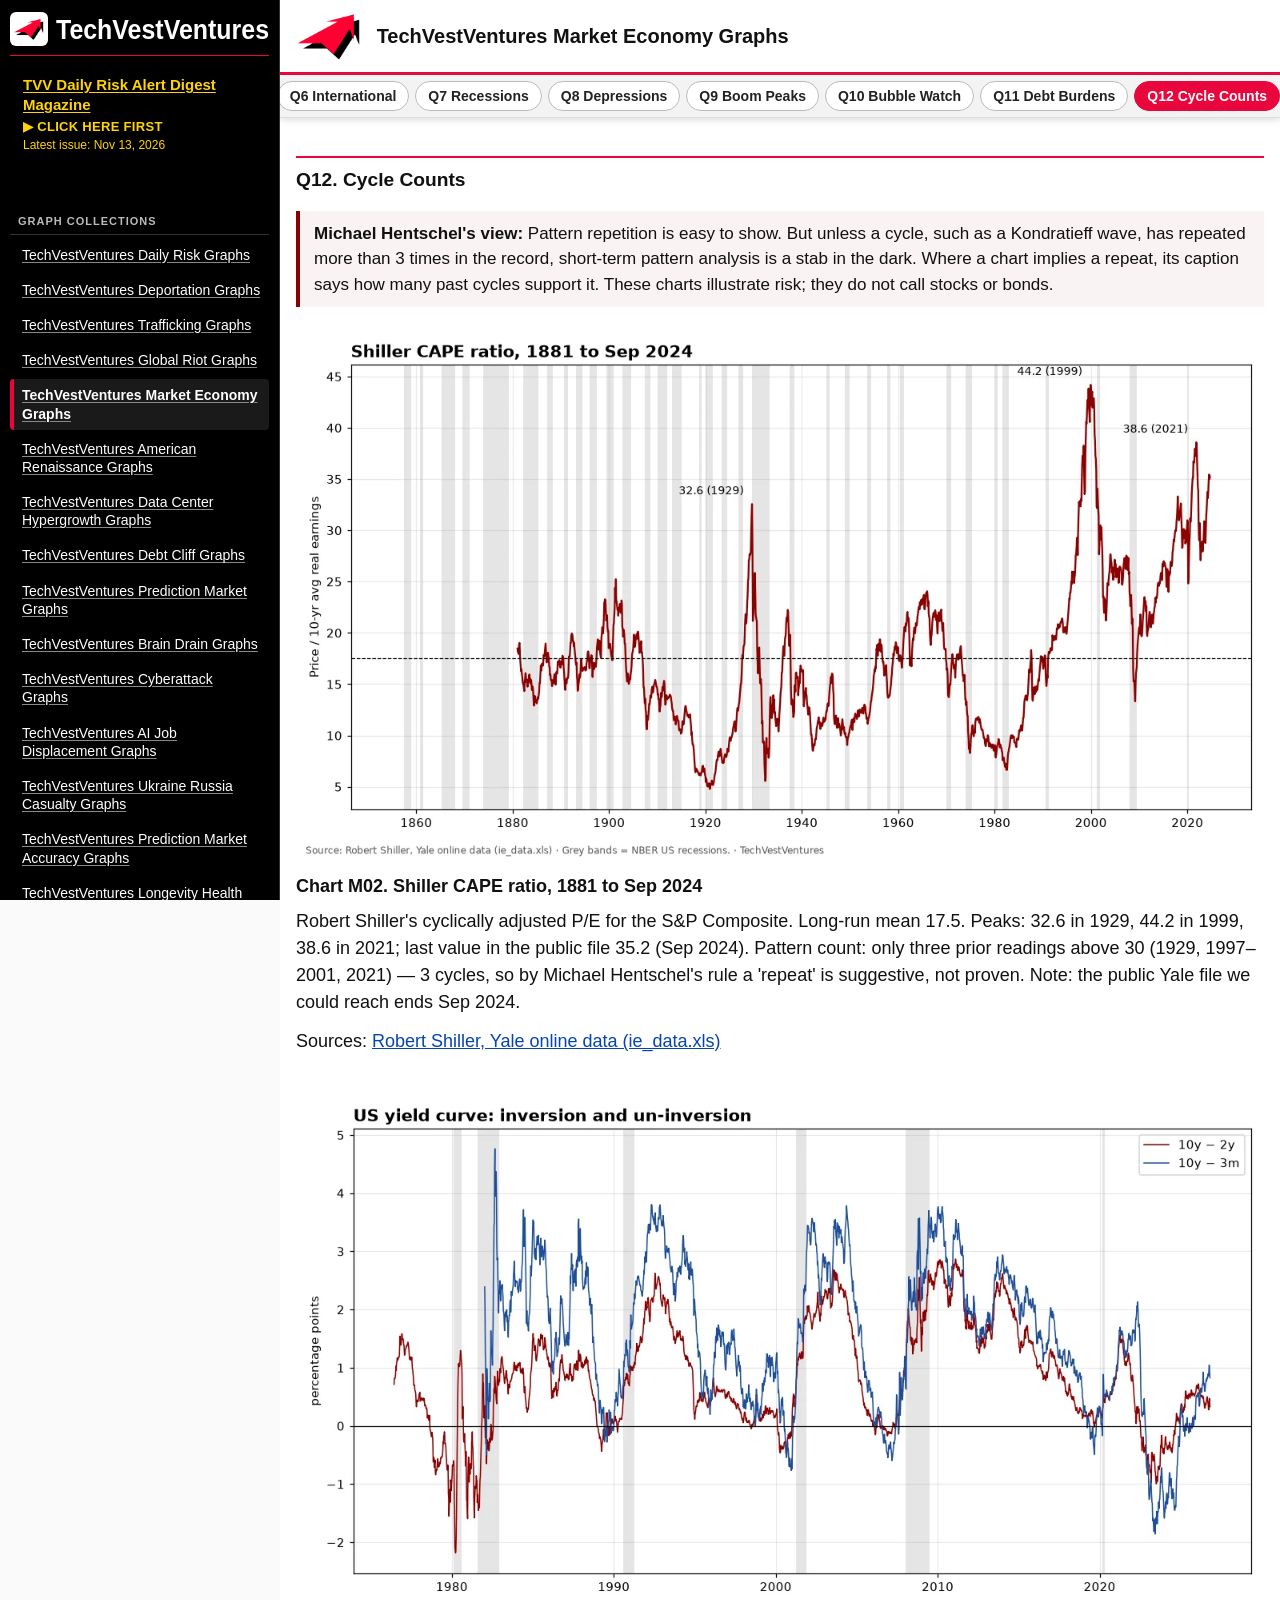
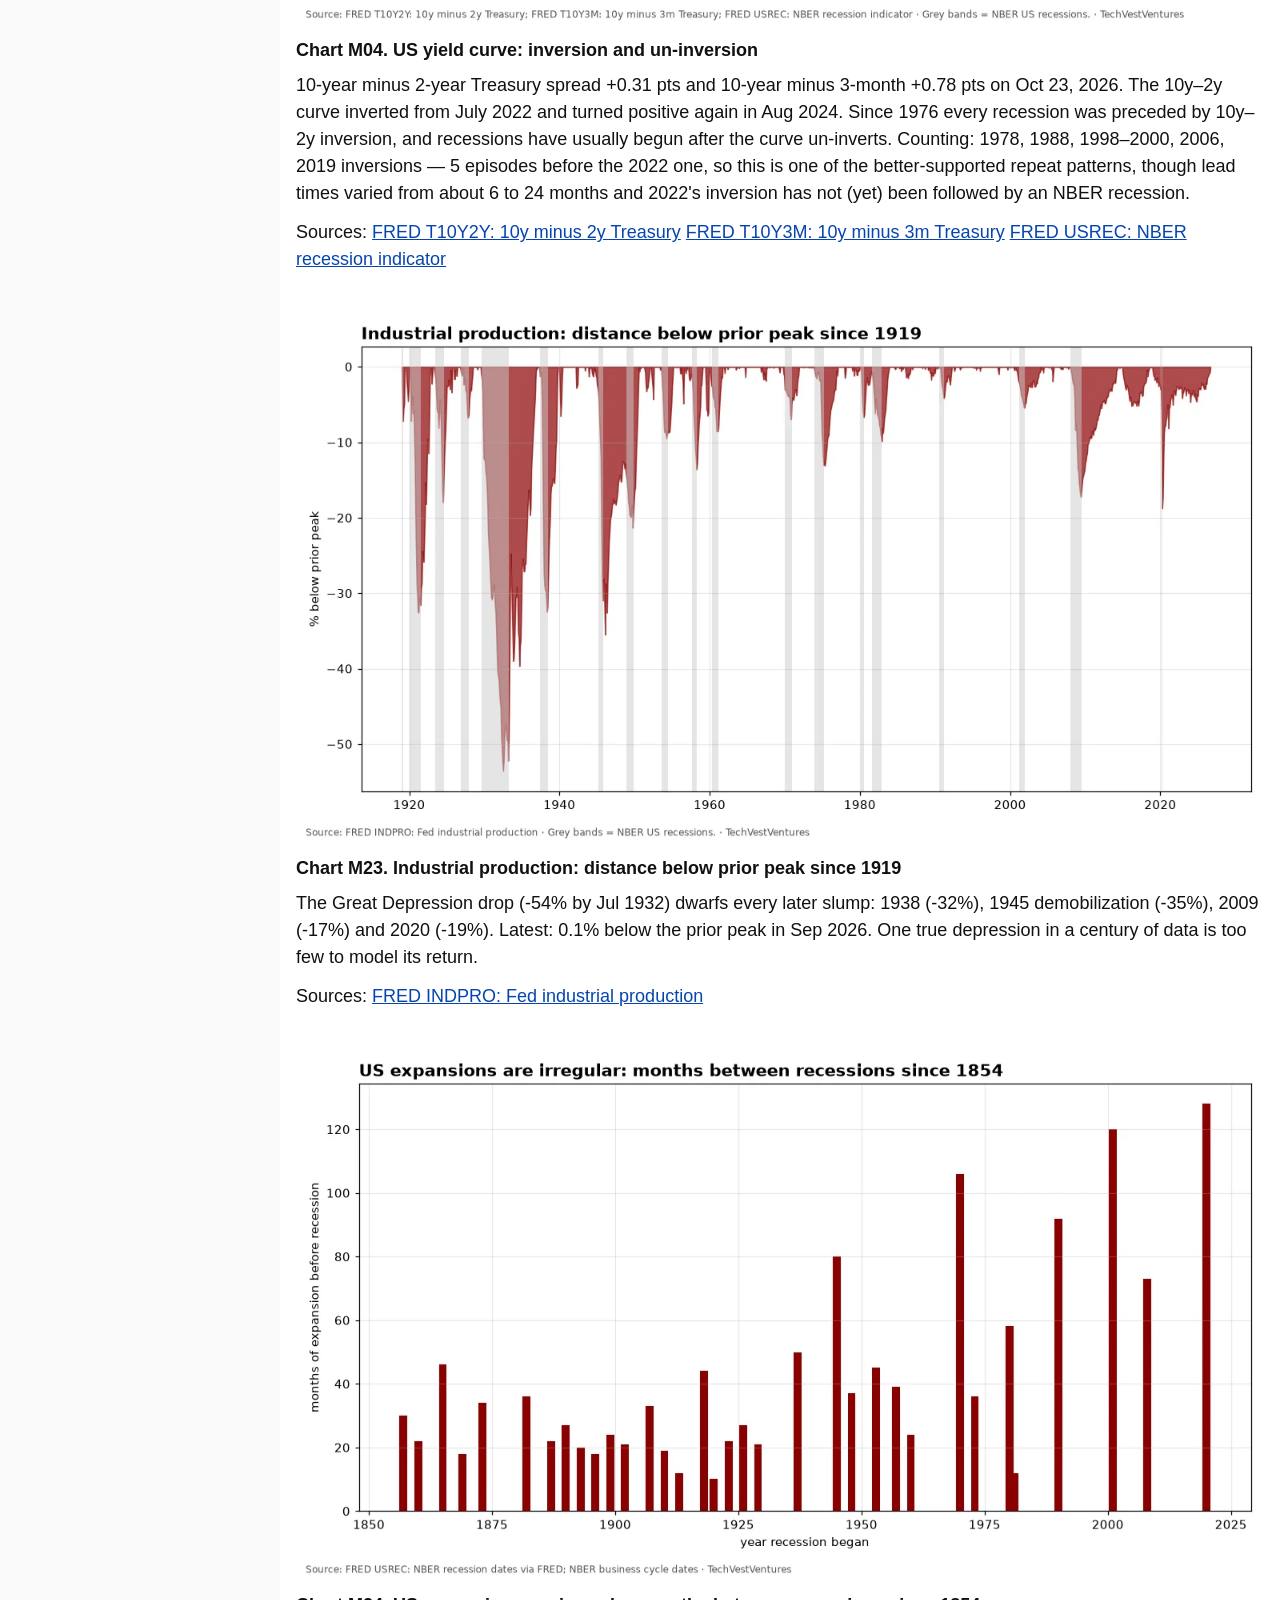
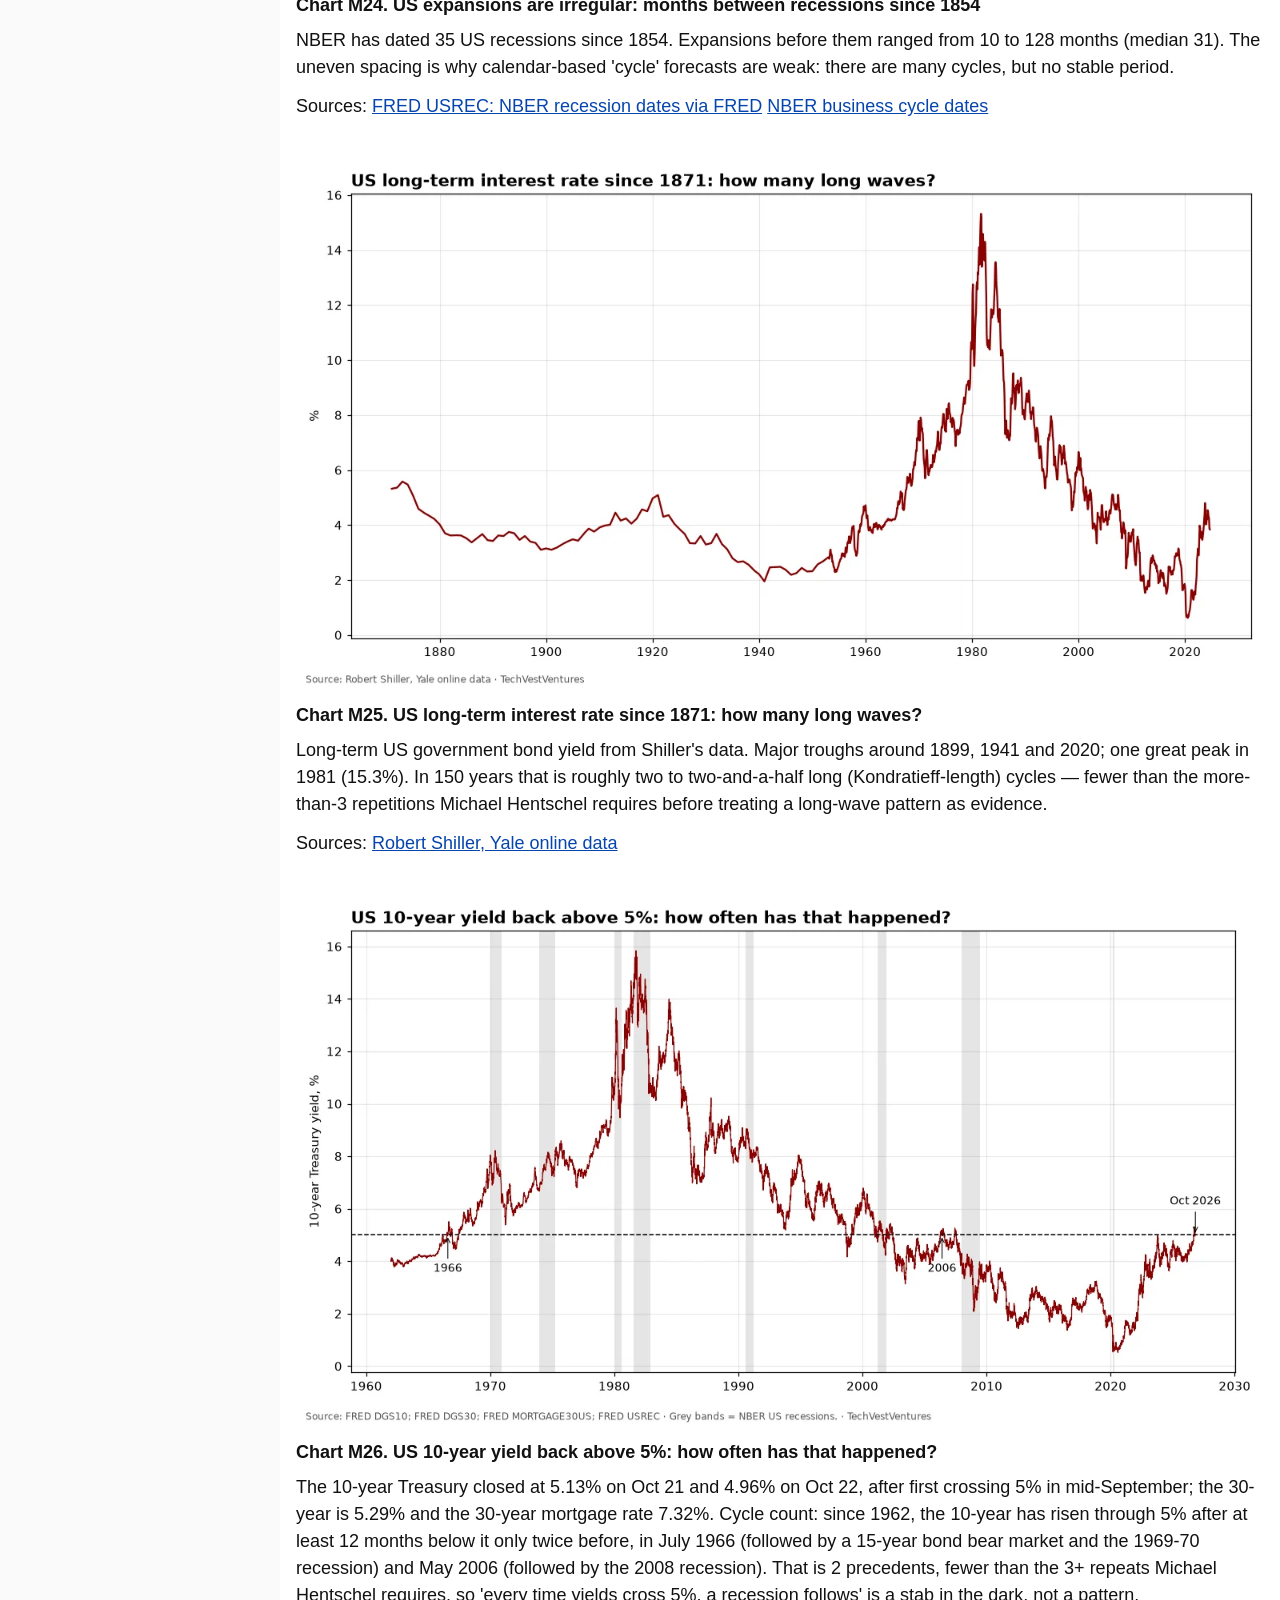
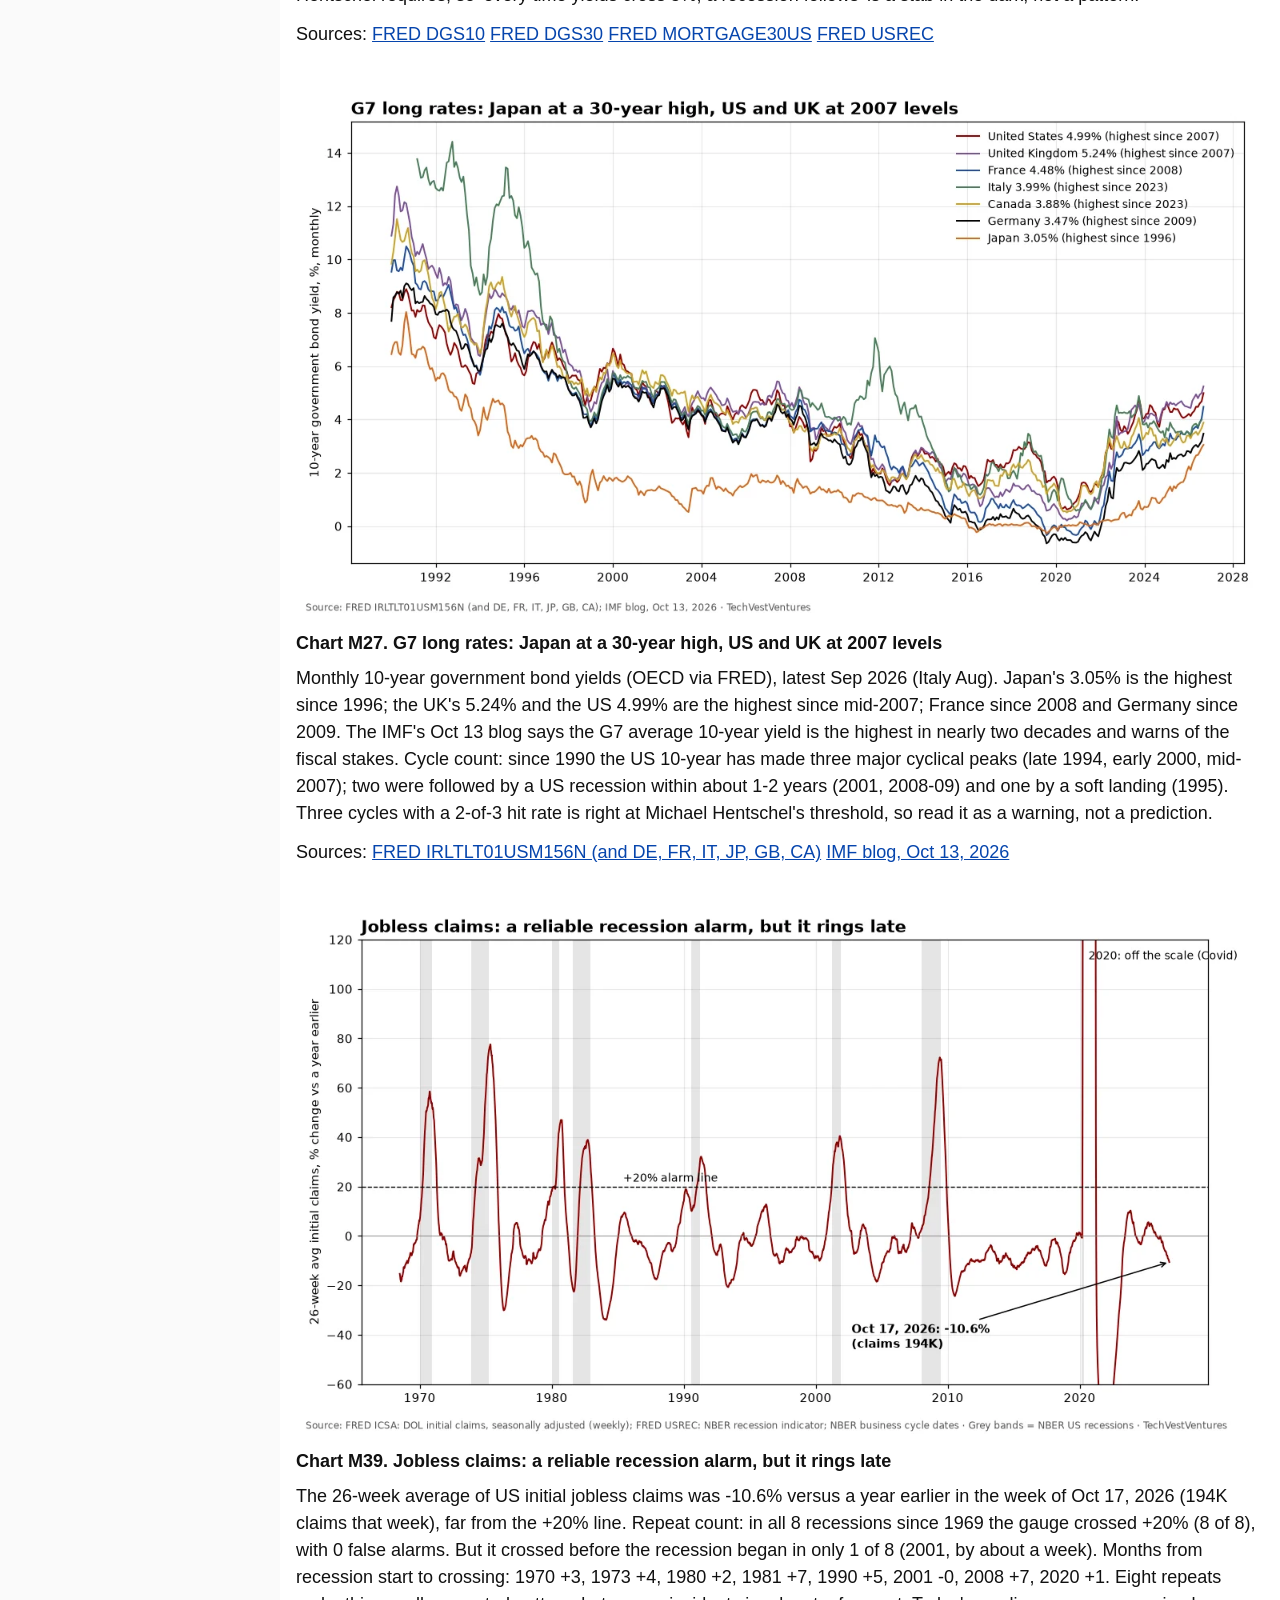
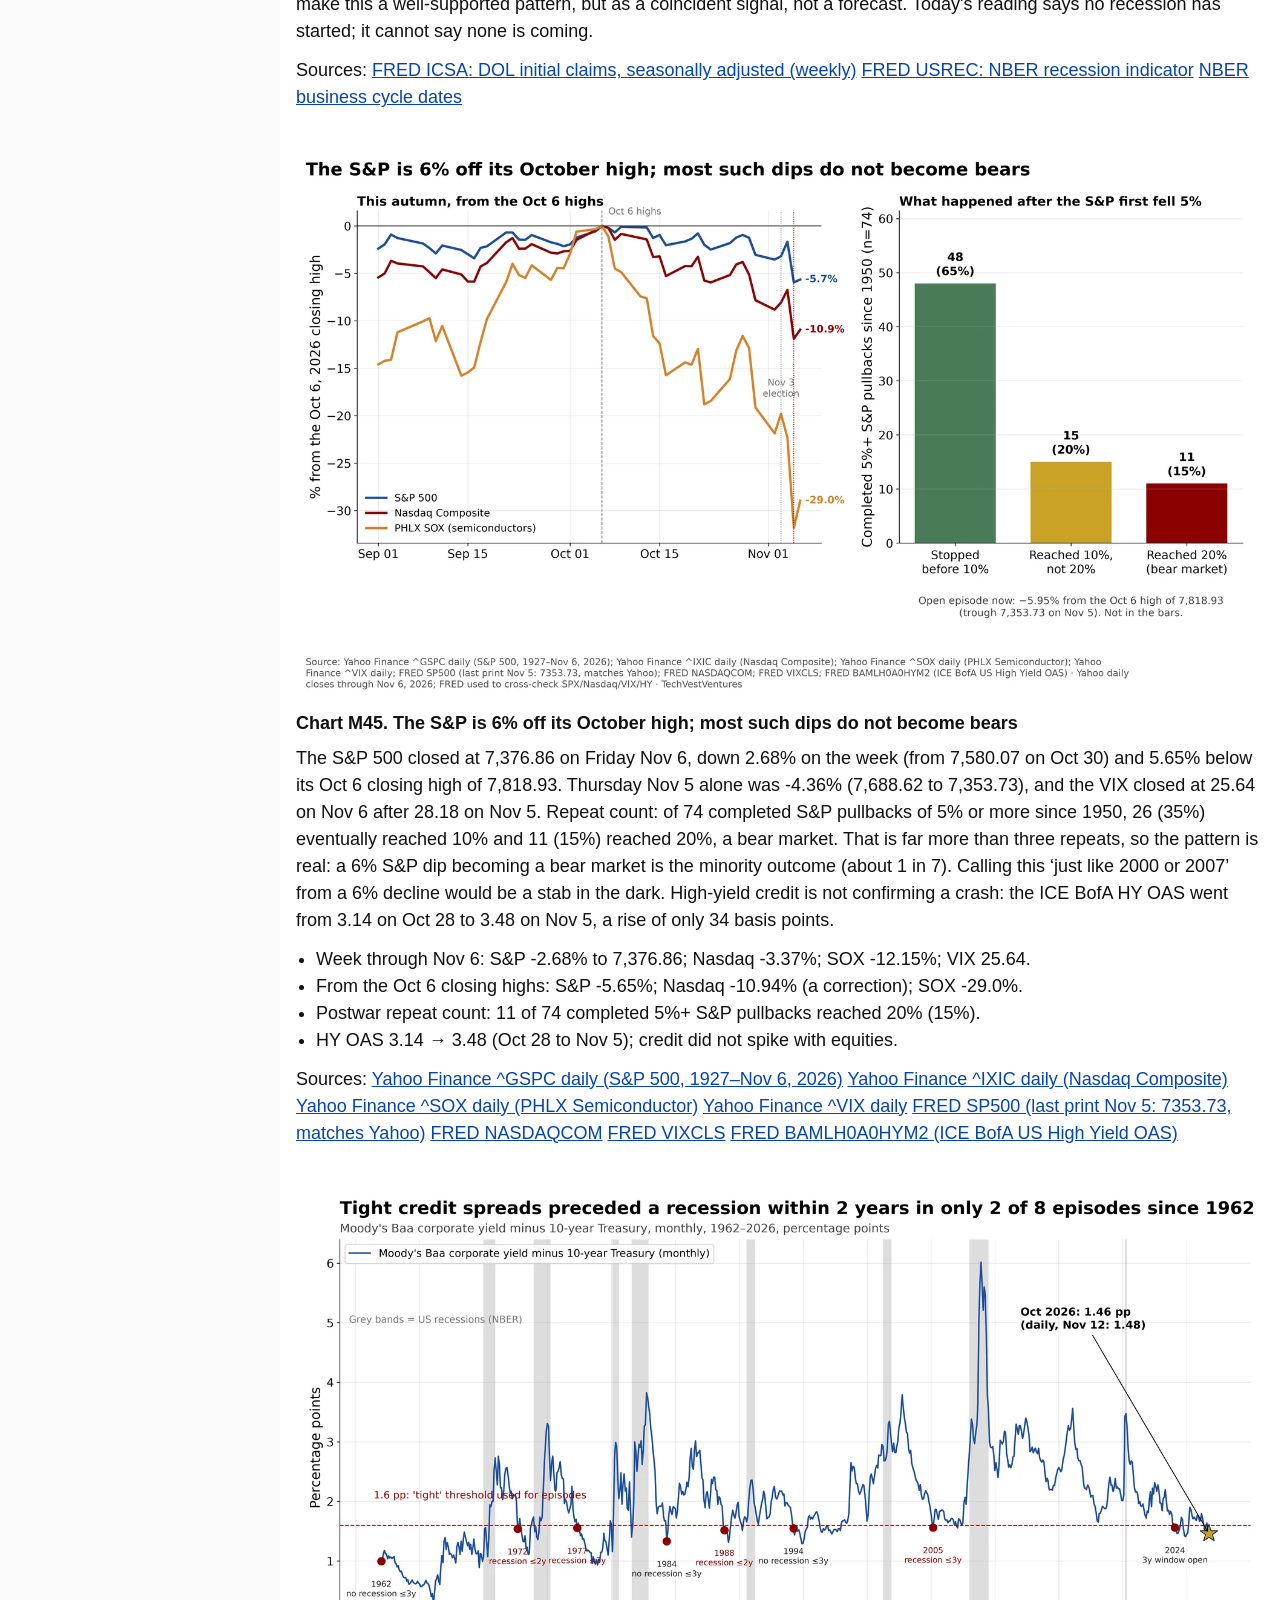
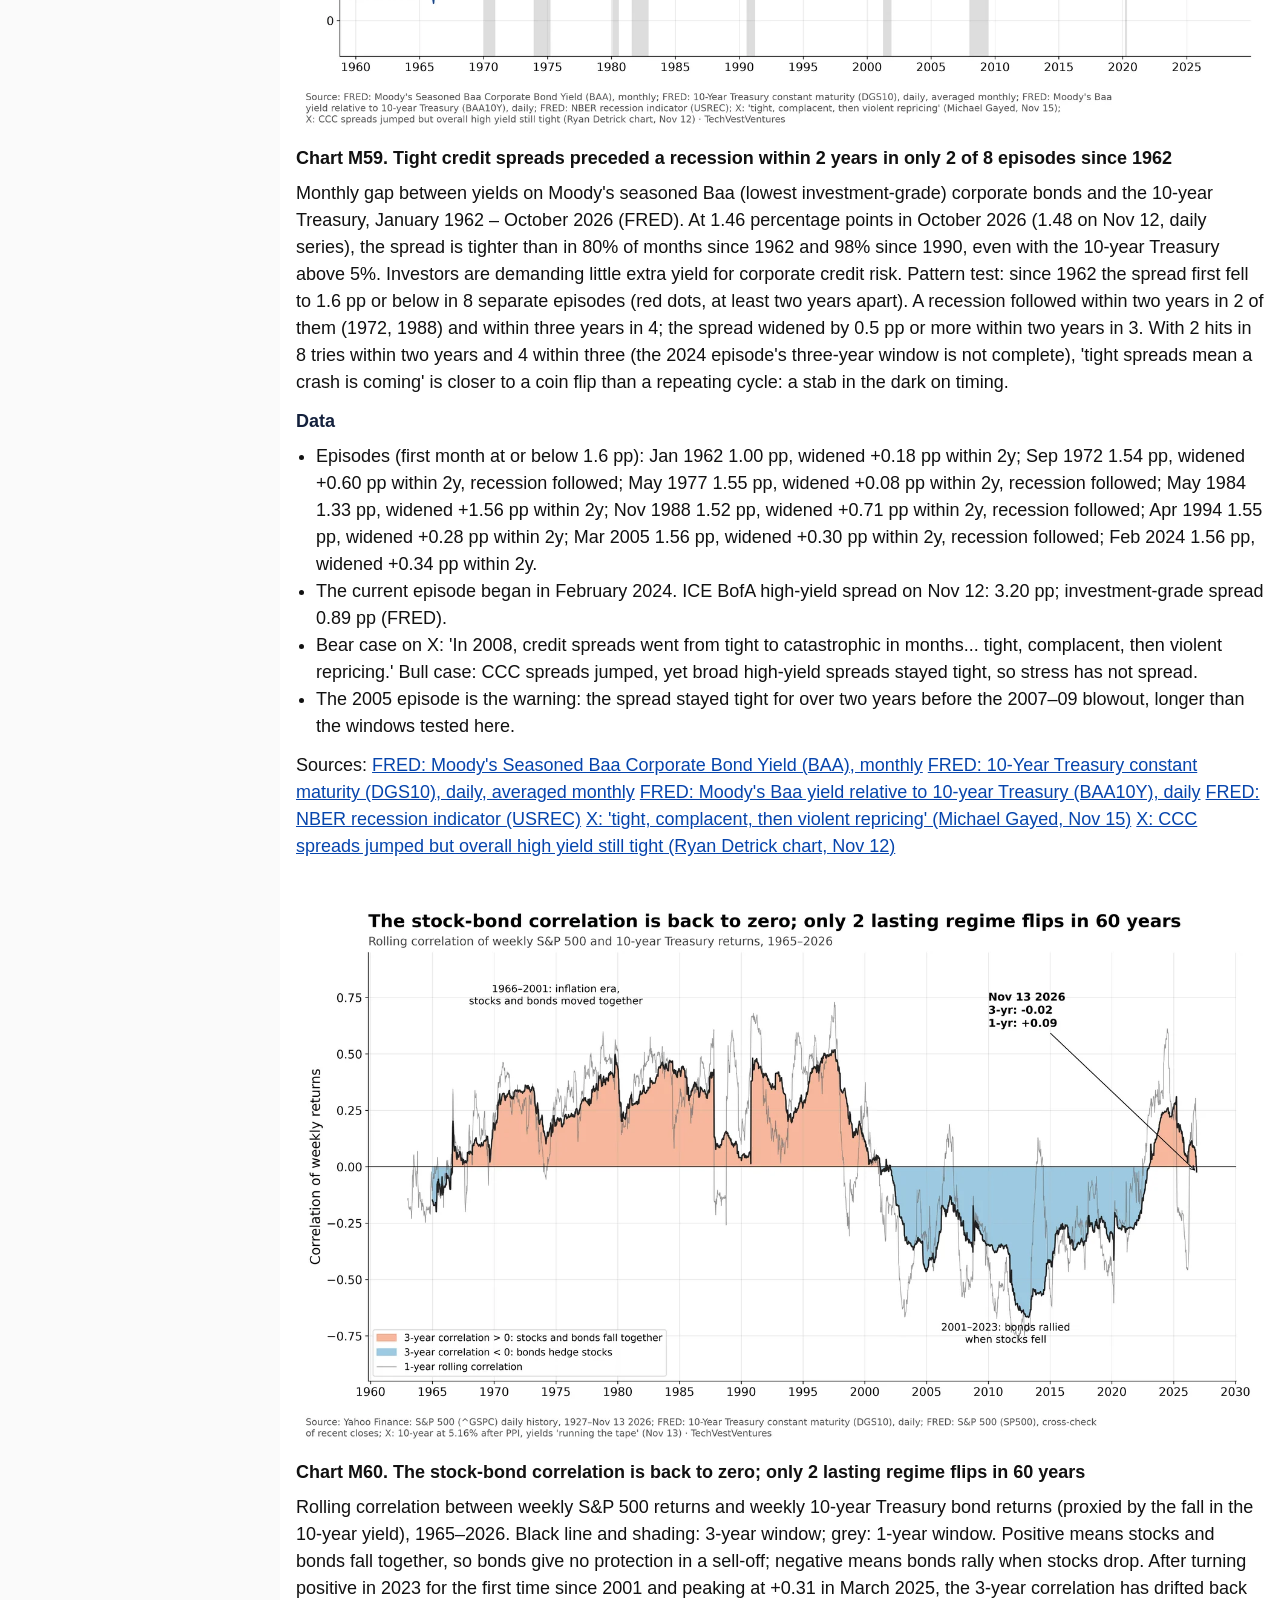
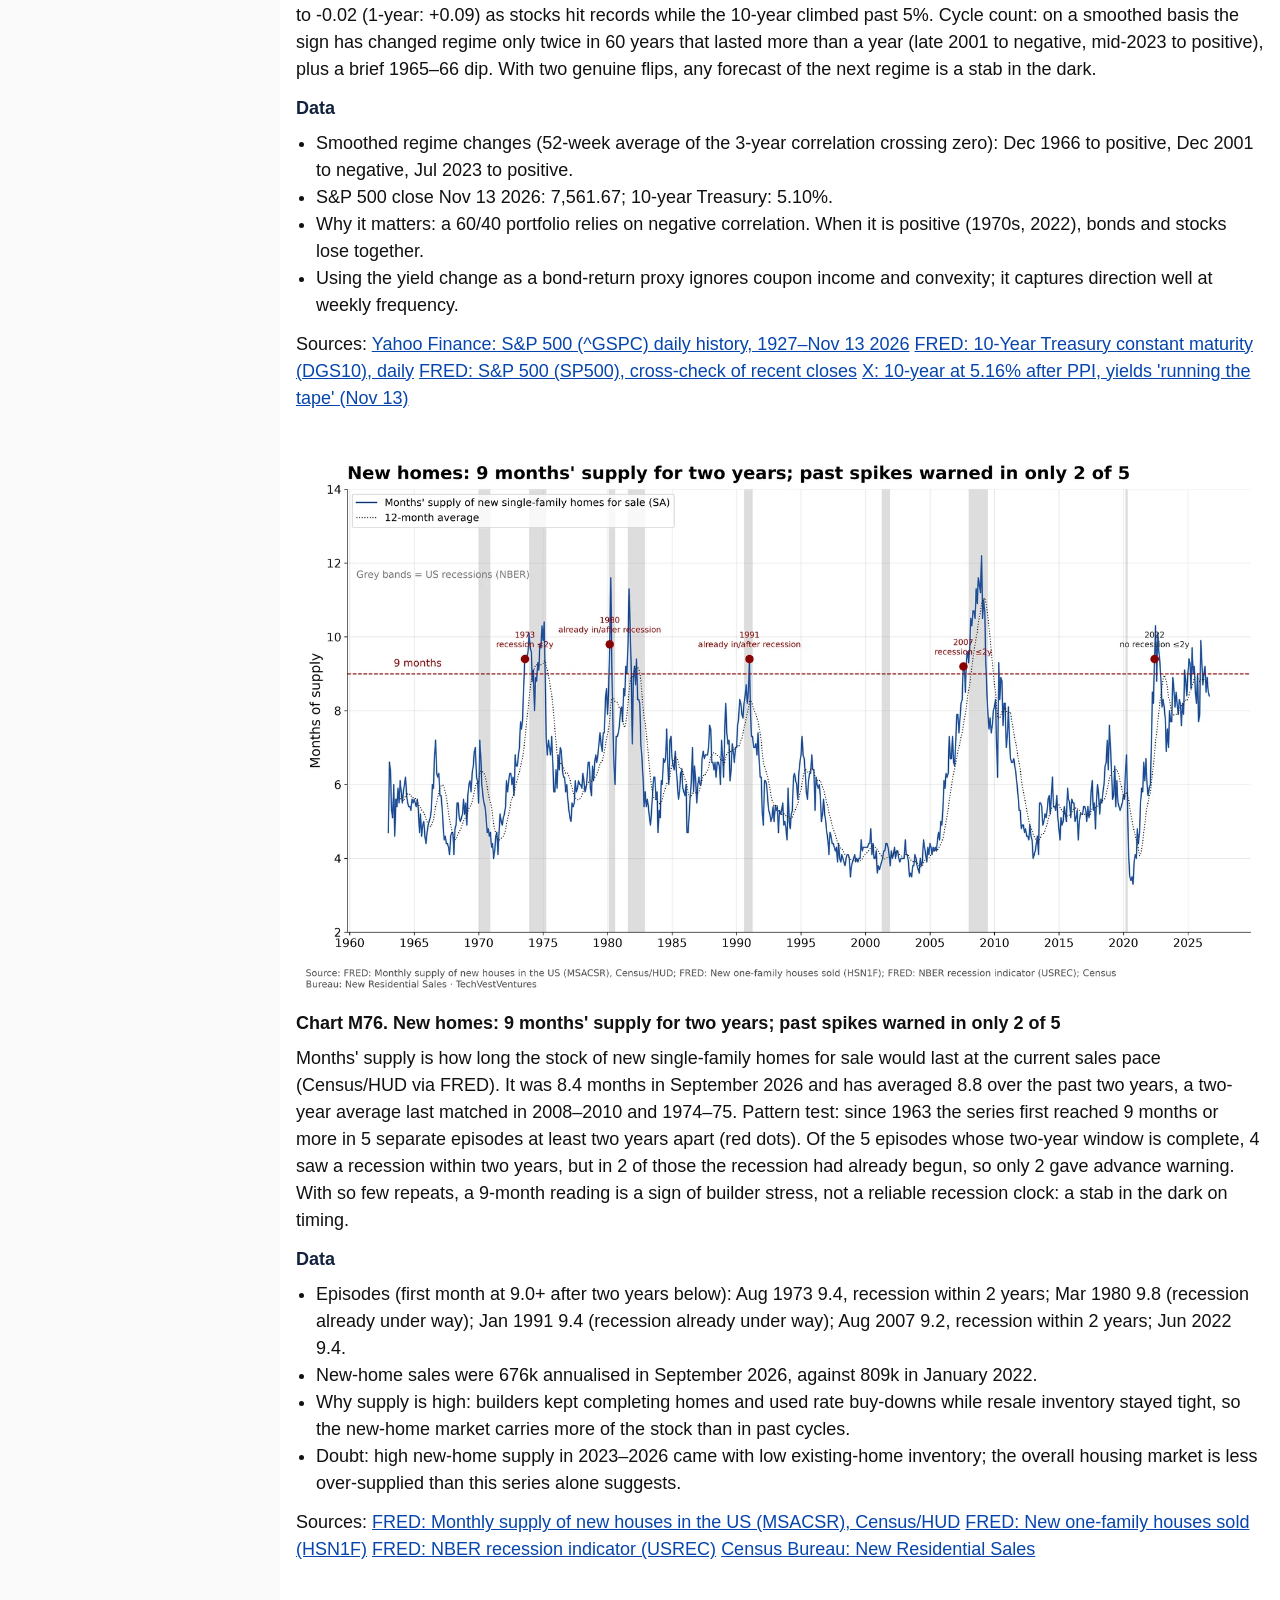
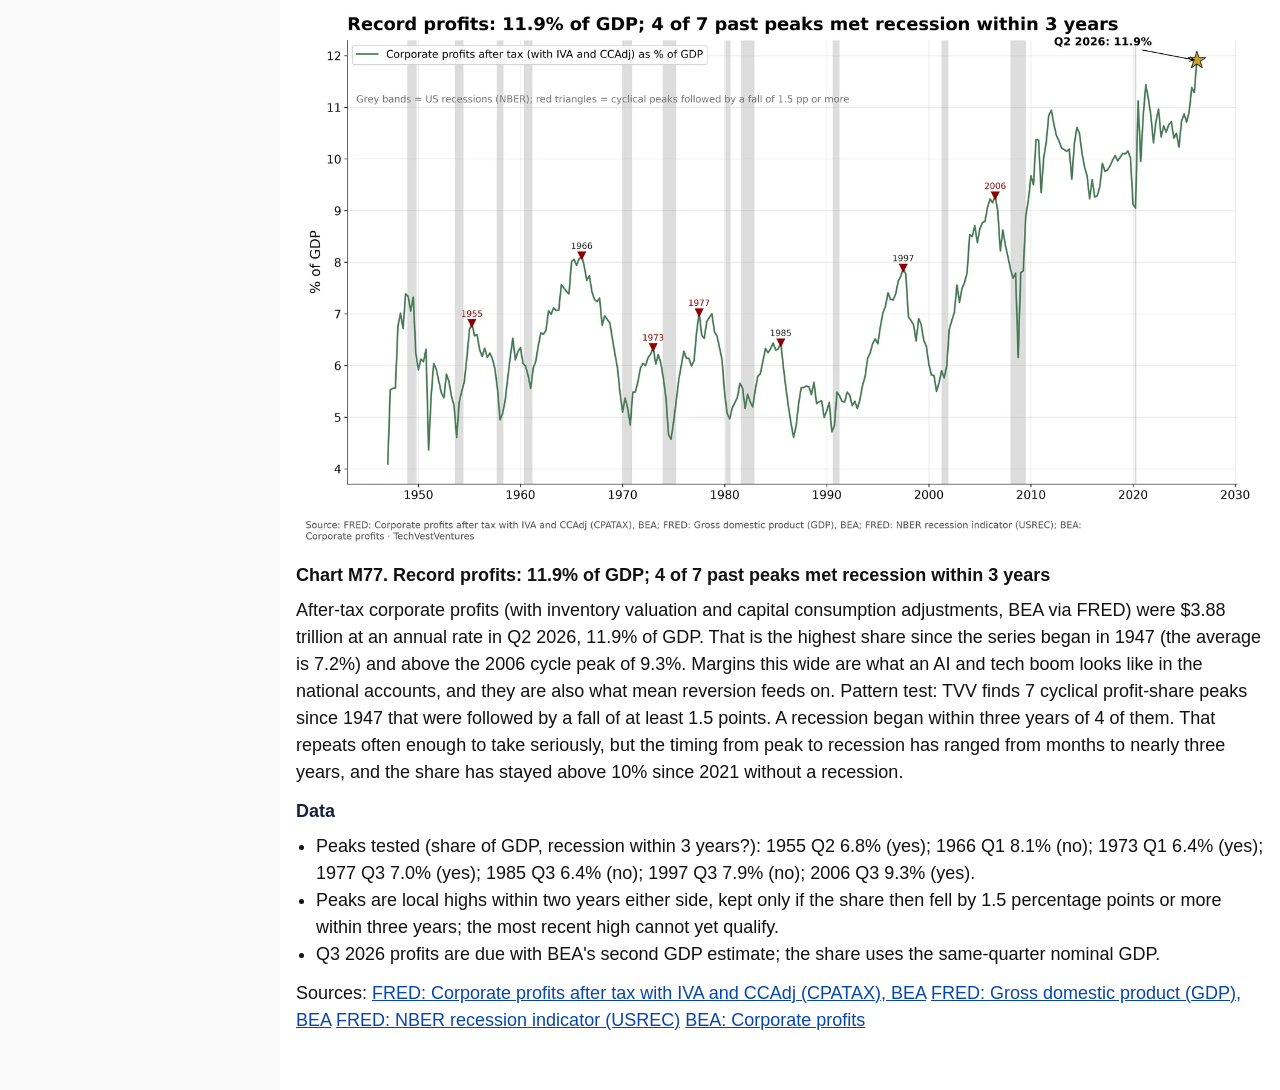
<file: issues/Q12.html>
<!doctype html><html lang="en"><head><meta charset="utf-8"><meta name="viewport" content="width=device-width,initial-scale=1"><title>TechVestVentures Market Economy Graphs — Q12</title><link rel="icon" href="../assets/favicon.svg" type="image/svg+xml"><link rel="icon" href="../assets/favicon-32.png" sizes="32x32" type="image/png"><link rel="apple-touch-icon" href="../assets/apple-touch-icon.png"><link rel="stylesheet" href="../assets/style.css"><script>if(!/[?&]raw/.test(location.search))location.replace("../index.html#Q12")</script></head><body><main id="issue"><h2 class="desk">Q12. Cycle Counts</h2><div class="view"><b>Michael Hentschel's view:</b> Pattern repetition is easy to show. But unless a cycle, such as a Kondratieff wave, has repeated more than 3 times in the record, short-term pattern analysis is a stab in the dark. Where a chart implies a repeat, its caption says how many past cycles support it. These charts illustrate risk; they do not call stocks or bonds.</div><figure class="g" id="M02"><img src="img/M02.webp" alt="Shiller CAPE ratio, 1881 to Sep 2024" loading="lazy"><figcaption><span class="t">Chart M02. Shiller CAPE ratio, 1881 to Sep 2024</span><p>Robert Shiller&#x27;s cyclically adjusted P/E for the S&amp;P Composite. Long-run mean 17.5. Peaks: 32.6 in 1929, 44.2 in 1999, 38.6 in 2021; last value in the public file 35.2 (Sep 2024). Pattern count: only three prior readings above 30 (1929, 1997–2001, 2021) — 3 cycles, so by Michael Hentschel&#x27;s rule a &#x27;repeat&#x27; is suggestive, not proven. Note: the public Yale file we could reach ends Sep 2024.</p><p>Sources: <a href="https://shillerdata.com/">Robert Shiller, Yale online data (ie_data.xls)</a></p></figcaption></figure>
<figure class="g" id="M04"><img src="img/M04.webp" alt="US yield curve: inversion and un-inversion" loading="lazy"><figcaption><span class="t">Chart M04. US yield curve: inversion and un-inversion</span><p>10-year minus 2-year Treasury spread +0.31 pts and 10-year minus 3-month +0.78 pts on Oct 23, 2026. The 10y–2y curve inverted from July 2022 and turned positive again in Aug 2024. Since 1976 every recession was preceded by 10y–2y inversion, and recessions have usually begun after the curve un-inverts. Counting: 1978, 1988, 1998–2000, 2006, 2019 inversions — 5 episodes before the 2022 one, so this is one of the better-supported repeat patterns, though lead times varied from about 6 to 24 months and 2022&#x27;s inversion has not (yet) been followed by an NBER recession.</p><p>Sources: <a href="https://fred.stlouisfed.org/series/T10Y2Y">FRED T10Y2Y: 10y minus 2y Treasury</a> <a href="https://fred.stlouisfed.org/series/T10Y3M">FRED T10Y3M: 10y minus 3m Treasury</a> <a href="https://fred.stlouisfed.org/series/USREC">FRED USREC: NBER recession indicator</a></p></figcaption></figure>
<figure class="g" id="M23"><img src="img/M23.webp" alt="Industrial production: distance below prior peak since 1919" loading="lazy"><figcaption><span class="t">Chart M23. Industrial production: distance below prior peak since 1919</span><p>The Great Depression drop (-54% by Jul 1932) dwarfs every later slump: 1938 (-32%), 1945 demobilization (-35%), 2009 (-17%) and 2020 (-19%). Latest: 0.1% below the prior peak in Sep 2026. One true depression in a century of data is too few to model its return.</p><p>Sources: <a href="https://fred.stlouisfed.org/series/INDPRO">FRED INDPRO: Fed industrial production</a></p></figcaption></figure>
<figure class="g" id="M24"><img src="img/M24.webp" alt="US expansions are irregular: months between recessions since 1854" loading="lazy"><figcaption><span class="t">Chart M24. US expansions are irregular: months between recessions since 1854</span><p>NBER has dated 35 US recessions since 1854. Expansions before them ranged from 10 to 128 months (median 31). The uneven spacing is why calendar-based &#x27;cycle&#x27; forecasts are weak: there are many cycles, but no stable period.</p><p>Sources: <a href="https://fred.stlouisfed.org/series/USREC">FRED USREC: NBER recession dates via FRED</a> <a href="https://www.nber.org/research/data/us-business-cycle-expansions-and-contractions">NBER business cycle dates</a></p></figcaption></figure>
<figure class="g" id="M25"><img src="img/M25.webp" alt="US long-term interest rate since 1871: how many long waves?" loading="lazy"><figcaption><span class="t">Chart M25. US long-term interest rate since 1871: how many long waves?</span><p>Long-term US government bond yield from Shiller&#x27;s data. Major troughs around 1899, 1941 and 2020; one great peak in 1981 (15.3%). In 150 years that is roughly two to two-and-a-half long (Kondratieff-length) cycles — fewer than the more-than-3 repetitions Michael Hentschel requires before treating a long-wave pattern as evidence.</p><p>Sources: <a href="https://shillerdata.com/">Robert Shiller, Yale online data</a></p></figcaption></figure>
<figure class="g" id="M26"><img src="img/M26.webp" alt="US 10-year yield back above 5%: how often has that happened?" loading="lazy"><figcaption><span class="t">Chart M26. US 10-year yield back above 5%: how often has that happened?</span><p>The 10-year Treasury closed at 5.13% on Oct 21 and 4.96% on Oct 22, after first crossing 5% in mid-September; the 30-year is 5.29% and the 30-year mortgage rate 7.32%. Cycle count: since 1962, the 10-year has risen through 5% after at least 12 months below it only twice before, in July 1966 (followed by a 15-year bond bear market and the 1969-70 recession) and May 2006 (followed by the 2008 recession). That is 2 precedents, fewer than the 3+ repeats Michael Hentschel requires, so &#x27;every time yields cross 5%, a recession follows&#x27; is a stab in the dark, not a pattern.</p><p>Sources: <a href="https://fred.stlouisfed.org/series/DGS10">FRED DGS10</a> <a href="https://fred.stlouisfed.org/series/DGS30">FRED DGS30</a> <a href="https://fred.stlouisfed.org/series/MORTGAGE30US">FRED MORTGAGE30US</a> <a href="https://fred.stlouisfed.org/series/USREC">FRED USREC</a></p></figcaption></figure>
<figure class="g" id="M27"><img src="img/M27.webp" alt="G7 long rates: Japan at a 30-year high, US and UK at 2007 levels" loading="lazy"><figcaption><span class="t">Chart M27. G7 long rates: Japan at a 30-year high, US and UK at 2007 levels</span><p>Monthly 10-year government bond yields (OECD via FRED), latest Sep 2026 (Italy Aug). Japan&#x27;s 3.05% is the highest since 1996; the UK&#x27;s 5.24% and the US 4.99% are the highest since mid-2007; France since 2008 and Germany since 2009. The IMF&#x27;s Oct 13 blog says the G7 average 10-year yield is the highest in nearly two decades and warns of the fiscal stakes. Cycle count: since 1990 the US 10-year has made three major cyclical peaks (late 1994, early 2000, mid-2007); two were followed by a US recession within about 1-2 years (2001, 2008-09) and one by a soft landing (1995). Three cycles with a 2-of-3 hit rate is right at Michael Hentschel&#x27;s threshold, so read it as a warning, not a prediction.</p><p>Sources: <a href="https://fred.stlouisfed.org/series/IRLTLT01USM156N">FRED IRLTLT01USM156N (and DE, FR, IT, JP, GB, CA)</a> <a href="https://www.imf.org/en/blogs/articles/2026/10/13/rising-sovereign-yields-raise-the-fiscal-stakes">IMF blog, Oct 13, 2026</a></p></figcaption></figure>
<figure class="g" id="M39"><img src="img/M39.webp" alt="Jobless claims: a reliable recession alarm, but it rings late" loading="lazy"><figcaption><span class="t">Chart M39. Jobless claims: a reliable recession alarm, but it rings late</span><p>The 26-week average of US initial jobless claims was -10.6% versus a year earlier in the week of Oct 17, 2026 (194K claims that week), far from the +20% line. Repeat count: in all 8 recessions since 1969 the gauge crossed +20% (8 of 8), with 0 false alarms. But it crossed before the recession began in only 1 of 8 (2001, by about a week). Months from recession start to crossing: 1970 +3, 1973 +4, 1980 +2, 1981 +7, 1990 +5, 2001 -0, 2008 +7, 2020 +1. Eight repeats make this a well-supported pattern, but as a coincident signal, not a forecast. Today&#x27;s reading says no recession has started; it cannot say none is coming.</p><p>Sources: <a href="https://fred.stlouisfed.org/series/ICSA">FRED ICSA: DOL initial claims, seasonally adjusted (weekly)</a> <a href="https://fred.stlouisfed.org/series/USREC">FRED USREC: NBER recession indicator</a> <a href="https://www.nber.org/research/data/us-business-cycle-expansions-and-contractions">NBER business cycle dates</a></p></figcaption></figure>
<figure class="g" id="M45"><img src="img/M45.webp" alt="The S&amp;P is 6% off its October high; most such dips do not become bears" loading="lazy"><figcaption><span class="t">Chart M45. The S&amp;P is 6% off its October high; most such dips do not become bears</span><p>The S&amp;P 500 closed at 7,376.86 on Friday Nov 6, down 2.68% on the week (from 7,580.07 on Oct 30) and 5.65% below its Oct 6 closing high of 7,818.93. Thursday Nov 5 alone was -4.36% (7,688.62 to 7,353.73), and the VIX closed at 25.64 on Nov 6 after 28.18 on Nov 5. Repeat count: of 74 completed S&amp;P pullbacks of 5% or more since 1950, 26 (35%) eventually reached 10% and 11 (15%) reached 20%, a bear market. That is far more than three repeats, so the pattern is real: a 6% S&amp;P dip becoming a bear market is the minority outcome (about 1 in 7). Calling this ‘just like 2000 or 2007’ from a 6% decline would be a stab in the dark. High-yield credit is not confirming a crash: the ICE BofA HY OAS went from 3.14 on Oct 28 to 3.48 on Nov 5, a rise of only 34 basis points.</p><ul class="b"><li>Week through Nov 6: S&amp;P -2.68% to 7,376.86; Nasdaq -3.37%; SOX -12.15%; VIX 25.64.</li><li>From the Oct 6 closing highs: S&amp;P -5.65%; Nasdaq -10.94% (a correction); SOX -29.0%.</li><li>Postwar repeat count: 11 of 74 completed 5%+ S&amp;P pullbacks reached 20% (15%).</li><li>HY OAS 3.14 → 3.48 (Oct 28 to Nov 5); credit did not spike with equities.</li></ul><p>Sources: <a href="https://finance.yahoo.com/quote/%5EGSPC/history">Yahoo Finance ^GSPC daily (S&amp;P 500, 1927–Nov 6, 2026)</a> <a href="https://finance.yahoo.com/quote/%5EIXIC/history">Yahoo Finance ^IXIC daily (Nasdaq Composite)</a> <a href="https://finance.yahoo.com/quote/%5ESOX/history">Yahoo Finance ^SOX daily (PHLX Semiconductor)</a> <a href="https://finance.yahoo.com/quote/%5EVIX/history">Yahoo Finance ^VIX daily</a> <a href="https://fred.stlouisfed.org/series/SP500">FRED SP500 (last print Nov 5: 7353.73, matches Yahoo)</a> <a href="https://fred.stlouisfed.org/series/NASDAQCOM">FRED NASDAQCOM</a> <a href="https://fred.stlouisfed.org/series/VIXCLS">FRED VIXCLS</a> <a href="https://fred.stlouisfed.org/series/BAMLH0A0HYM2">FRED BAMLH0A0HYM2 (ICE BofA US High Yield OAS)</a></p></figcaption></figure>
<figure class="g" id="M59"><img src="img/M59.webp" alt="Tight credit spreads preceded a recession within 2 years in only 2 of 8 episodes since 1962" loading="lazy"><figcaption><span class="t">Chart M59. Tight credit spreads preceded a recession within 2 years in only 2 of 8 episodes since 1962</span><p>Monthly gap between yields on Moody&#x27;s seasoned Baa (lowest investment-grade) corporate bonds and the 10-year Treasury, January 1962 – October 2026 (FRED). At 1.46 percentage points in October 2026 (1.48 on Nov 12, daily series), the spread is tighter than in 80% of months since 1962 and 98% since 1990, even with the 10-year Treasury above 5%. Investors are demanding little extra yield for corporate credit risk. Pattern test: since 1962 the spread first fell to 1.6 pp or below in 8 separate episodes (red dots, at least two years apart). A recession followed within two years in 2 of them (1972, 1988) and within three years in 4; the spread widened by 0.5 pp or more within two years in 3. With 2 hits in 8 tries within two years and 4 within three (the 2024 episode&#x27;s three-year window is not complete), &#x27;tight spreads mean a crash is coming&#x27; is closer to a coin flip than a repeating cycle: a stab in the dark on timing.</p><p class="lab">Data</p><ul class="b"><li>Episodes (first month at or below 1.6 pp): Jan 1962 1.00 pp, widened +0.18 pp within 2y; Sep 1972 1.54 pp, widened +0.60 pp within 2y, recession followed; May 1977 1.55 pp, widened +0.08 pp within 2y, recession followed; May 1984 1.33 pp, widened +1.56 pp within 2y; Nov 1988 1.52 pp, widened +0.71 pp within 2y, recession followed; Apr 1994 1.55 pp, widened +0.28 pp within 2y; Mar 2005 1.56 pp, widened +0.30 pp within 2y, recession followed; Feb 2024 1.56 pp, widened +0.34 pp within 2y.</li><li>The current episode began in February 2024. ICE BofA high-yield spread on Nov 12: 3.20 pp; investment-grade spread 0.89 pp (FRED).</li><li>Bear case on X: &#x27;In 2008, credit spreads went from tight to catastrophic in months... tight, complacent, then violent repricing.&#x27; Bull case: CCC spreads jumped, yet broad high-yield spreads stayed tight, so stress has not spread.</li><li>The 2005 episode is the warning: the spread stayed tight for over two years before the 2007–09 blowout, longer than the windows tested here.</li></ul><p>Sources: <a href="https://fred.stlouisfed.org/series/BAA">FRED: Moody&#x27;s Seasoned Baa Corporate Bond Yield (BAA), monthly</a> <a href="https://fred.stlouisfed.org/series/DGS10">FRED: 10-Year Treasury constant maturity (DGS10), daily, averaged monthly</a> <a href="https://fred.stlouisfed.org/series/BAA10Y">FRED: Moody&#x27;s Baa yield relative to 10-year Treasury (BAA10Y), daily</a> <a href="https://fred.stlouisfed.org/series/USREC">FRED: NBER recession indicator (USREC)</a> <a href="https://x.com/leadlagreport/status/2121755778415554611">X: &#x27;tight, complacent, then violent repricing&#x27; (Michael Gayed, Nov 15)</a> <a href="https://x.com/WealthHomestead/status/2120924910511960443">X: CCC spreads jumped but overall high yield still tight (Ryan Detrick chart, Nov 12)</a></p></figcaption></figure>
<figure class="g" id="M60"><img src="img/M60.webp" alt="The stock-bond correlation is back to zero; only 2 lasting regime flips in 60 years" loading="lazy"><figcaption><span class="t">Chart M60. The stock-bond correlation is back to zero; only 2 lasting regime flips in 60 years</span><p>Rolling correlation between weekly S&amp;P 500 returns and weekly 10-year Treasury bond returns (proxied by the fall in the 10-year yield), 1965–2026. Black line and shading: 3-year window; grey: 1-year window. Positive means stocks and bonds fall together, so bonds give no protection in a sell-off; negative means bonds rally when stocks drop. After turning positive in 2023 for the first time since 2001 and peaking at +0.31 in March 2025, the 3-year correlation has drifted back to -0.02 (1-year: +0.09) as stocks hit records while the 10-year climbed past 5%. Cycle count: on a smoothed basis the sign has changed regime only twice in 60 years that lasted more than a year (late 2001 to negative, mid-2023 to positive), plus a brief 1965–66 dip. With two genuine flips, any forecast of the next regime is a stab in the dark.</p><p class="lab">Data</p><ul class="b"><li>Smoothed regime changes (52-week average of the 3-year correlation crossing zero): Dec 1966 to positive, Dec 2001 to negative, Jul 2023 to positive.</li><li>S&amp;P 500 close Nov 13 2026: 7,561.67; 10-year Treasury: 5.10%.</li><li>Why it matters: a 60/40 portfolio relies on negative correlation. When it is positive (1970s, 2022), bonds and stocks lose together.</li><li>Using the yield change as a bond-return proxy ignores coupon income and convexity; it captures direction well at weekly frequency.</li></ul><p>Sources: <a href="https://finance.yahoo.com/quote/%5EGSPC/history/">Yahoo Finance: S&amp;P 500 (^GSPC) daily history, 1927–Nov 13 2026</a> <a href="https://fred.stlouisfed.org/series/DGS10">FRED: 10-Year Treasury constant maturity (DGS10), daily</a> <a href="https://fred.stlouisfed.org/series/SP500">FRED: S&amp;P 500 (SP500), cross-check of recent closes</a> <a href="https://x.com/clearmarkdaily/status/2121274450389897416">X: 10-year at 5.16% after PPI, yields &#x27;running the tape&#x27; (Nov 13)</a></p></figcaption></figure>
<figure class="g" id="M76"><img src="img/M76.webp" alt="New homes: 9 months&#x27; supply for two years; past spikes warned in only 2 of 5" loading="lazy"><figcaption><span class="t">Chart M76. New homes: 9 months&#x27; supply for two years; past spikes warned in only 2 of 5</span><p>Months&#x27; supply is how long the stock of new single-family homes for sale would last at the current sales pace (Census/HUD via FRED). It was 8.4 months in September 2026 and has averaged 8.8 over the past two years, a two-year average last matched in 2008–2010 and 1974–75. Pattern test: since 1963 the series first reached 9 months or more in 5 separate episodes at least two years apart (red dots). Of the 5 episodes whose two-year window is complete, 4 saw a recession within two years, but in 2 of those the recession had already begun, so only 2 gave advance warning. With so few repeats, a 9-month reading is a sign of builder stress, not a reliable recession clock: a stab in the dark on timing.</p><p class="lab">Data</p><ul class="b"><li>Episodes (first month at 9.0+ after two years below): Aug 1973 9.4, recession within 2 years; Mar 1980 9.8 (recession already under way); Jan 1991 9.4 (recession already under way); Aug 2007 9.2, recession within 2 years; Jun 2022 9.4.</li><li>New-home sales were 676k annualised in September 2026, against 809k in January 2022.</li><li>Why supply is high: builders kept completing homes and used rate buy-downs while resale inventory stayed tight, so the new-home market carries more of the stock than in past cycles.</li><li>Doubt: high new-home supply in 2023–2026 came with low existing-home inventory; the overall housing market is less over-supplied than this series alone suggests.</li></ul><p>Sources: <a href="https://fred.stlouisfed.org/series/MSACSR">FRED: Monthly supply of new houses in the US (MSACSR), Census/HUD</a> <a href="https://fred.stlouisfed.org/series/HSN1F">FRED: New one-family houses sold (HSN1F)</a> <a href="https://fred.stlouisfed.org/series/USREC">FRED: NBER recession indicator (USREC)</a> <a href="https://www.census.gov/construction/nrs/index.html">Census Bureau: New Residential Sales</a></p></figcaption></figure>
<figure class="g" id="M77"><img src="img/M77.webp" alt="Record profits: 11.9% of GDP; 4 of 7 past peaks met recession within 3 years" loading="lazy"><figcaption><span class="t">Chart M77. Record profits: 11.9% of GDP; 4 of 7 past peaks met recession within 3 years</span><p>After-tax corporate profits (with inventory valuation and capital consumption adjustments, BEA via FRED) were $3.88 trillion at an annual rate in Q2 2026, 11.9% of GDP. That is the highest share since the series began in 1947 (the average is 7.2%) and above the 2006 cycle peak of 9.3%. Margins this wide are what an AI and tech boom looks like in the national accounts, and they are also what mean reversion feeds on. Pattern test: TVV finds 7 cyclical profit-share peaks since 1947 that were followed by a fall of at least 1.5 points. A recession began within three years of 4 of them. That repeats often enough to take seriously, but the timing from peak to recession has ranged from months to nearly three years, and the share has stayed above 10% since 2021 without a recession.</p><p class="lab">Data</p><ul class="b"><li>Peaks tested (share of GDP, recession within 3 years?): 1955 Q2 6.8% (yes); 1966 Q1 8.1% (no); 1973 Q1 6.4% (yes); 1977 Q3 7.0% (yes); 1985 Q3 6.4% (no); 1997 Q3 7.9% (no); 2006 Q3 9.3% (yes).</li><li>Peaks are local highs within two years either side, kept only if the share then fell by 1.5 percentage points or more within three years; the most recent high cannot yet qualify.</li><li>Q3 2026 profits are due with BEA&#x27;s second GDP estimate; the share uses the same-quarter nominal GDP.</li></ul><p>Sources: <a href="https://fred.stlouisfed.org/series/CPATAX">FRED: Corporate profits after tax with IVA and CCAdj (CPATAX), BEA</a> <a href="https://fred.stlouisfed.org/series/GDP">FRED: Gross domestic product (GDP), BEA</a> <a href="https://fred.stlouisfed.org/series/USREC">FRED: NBER recession indicator (USREC)</a> <a href="https://www.bea.gov/data/income-saving/corporate-profits">BEA: Corporate profits</a></p></figcaption></figure></main></body></html>
</file>
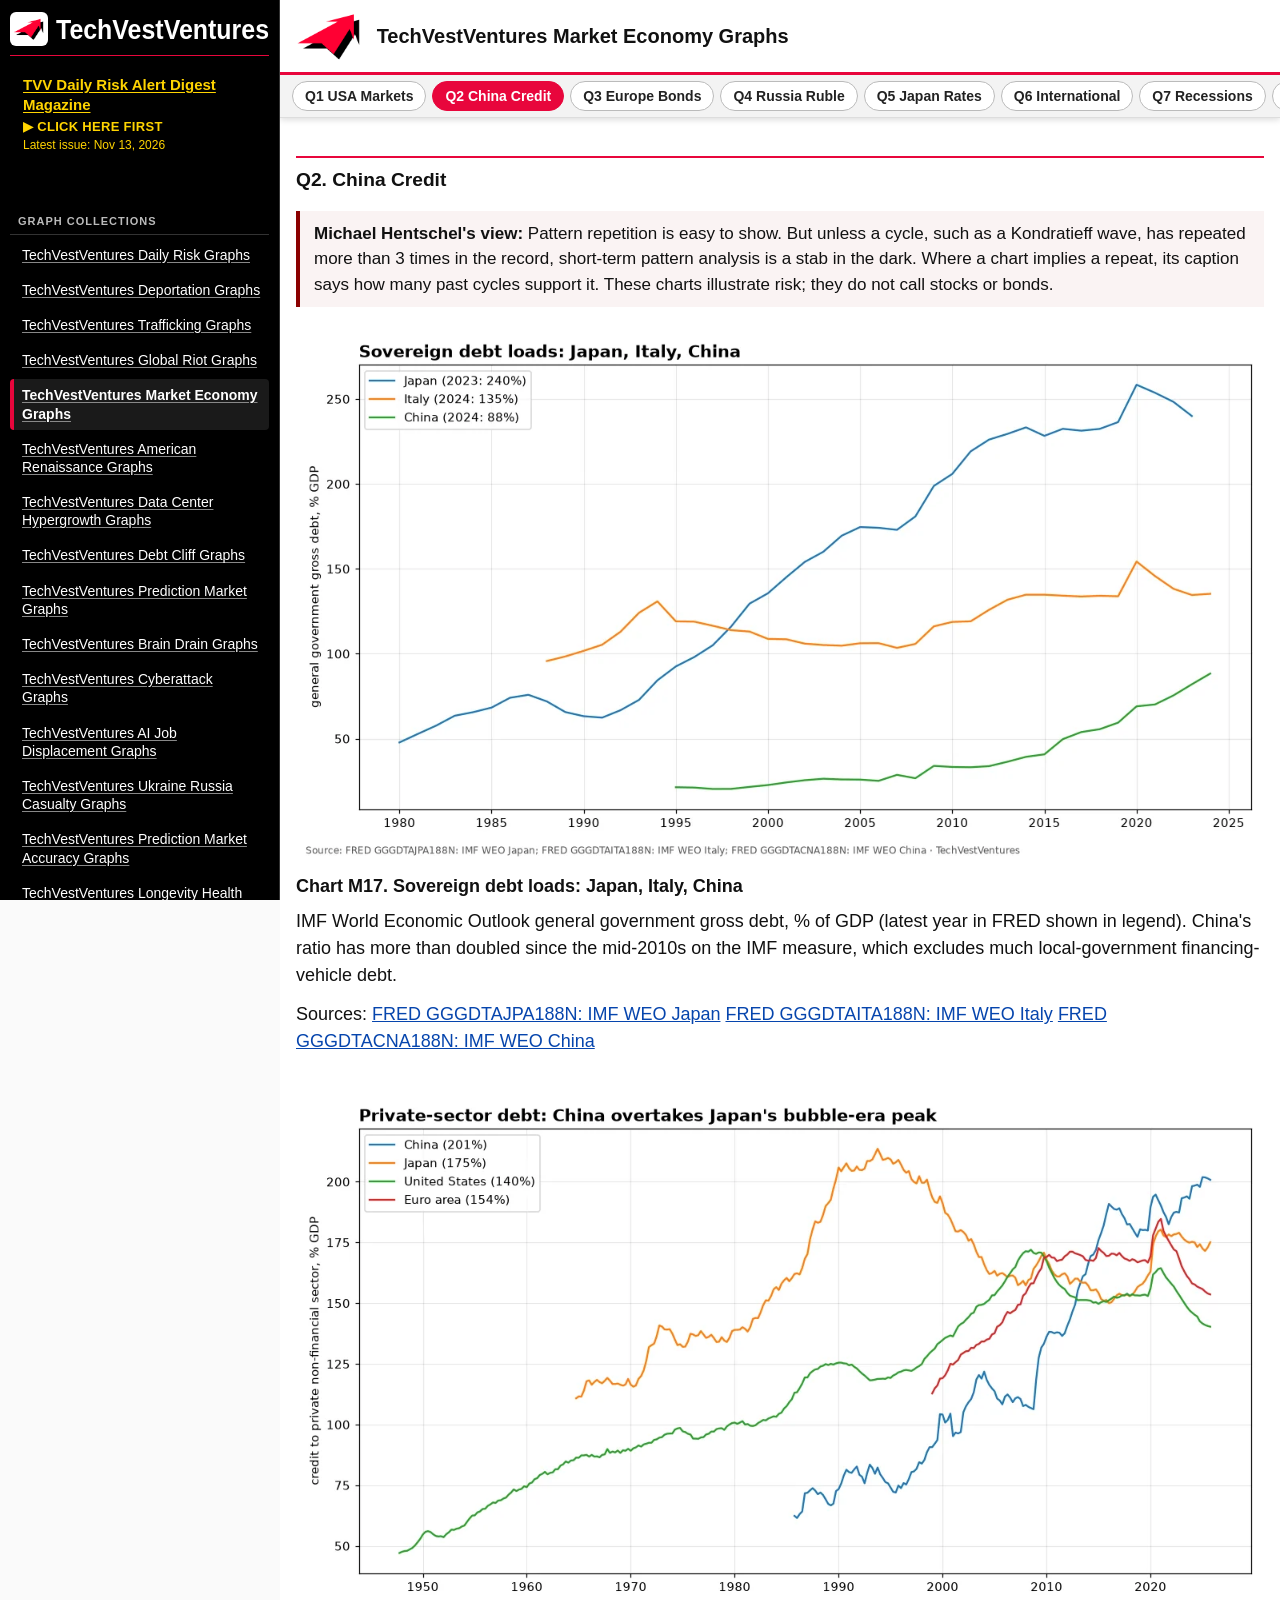
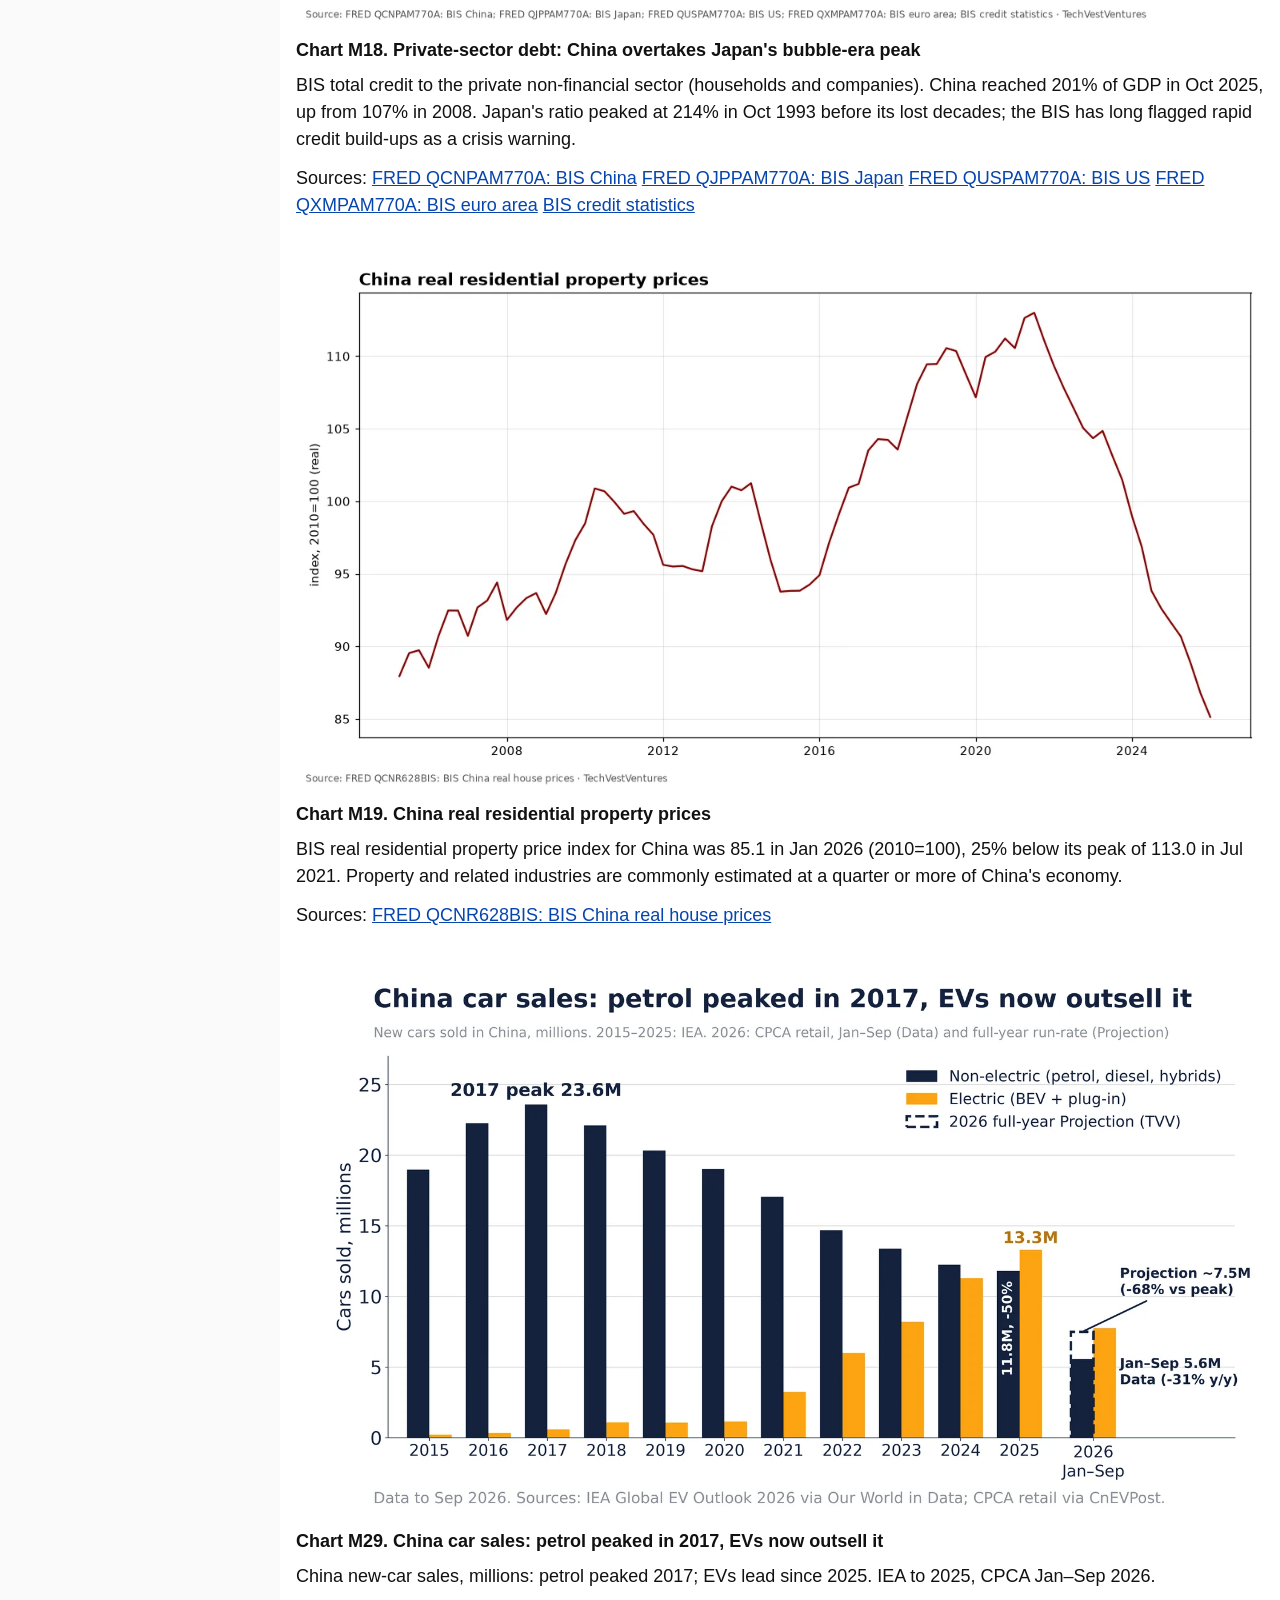
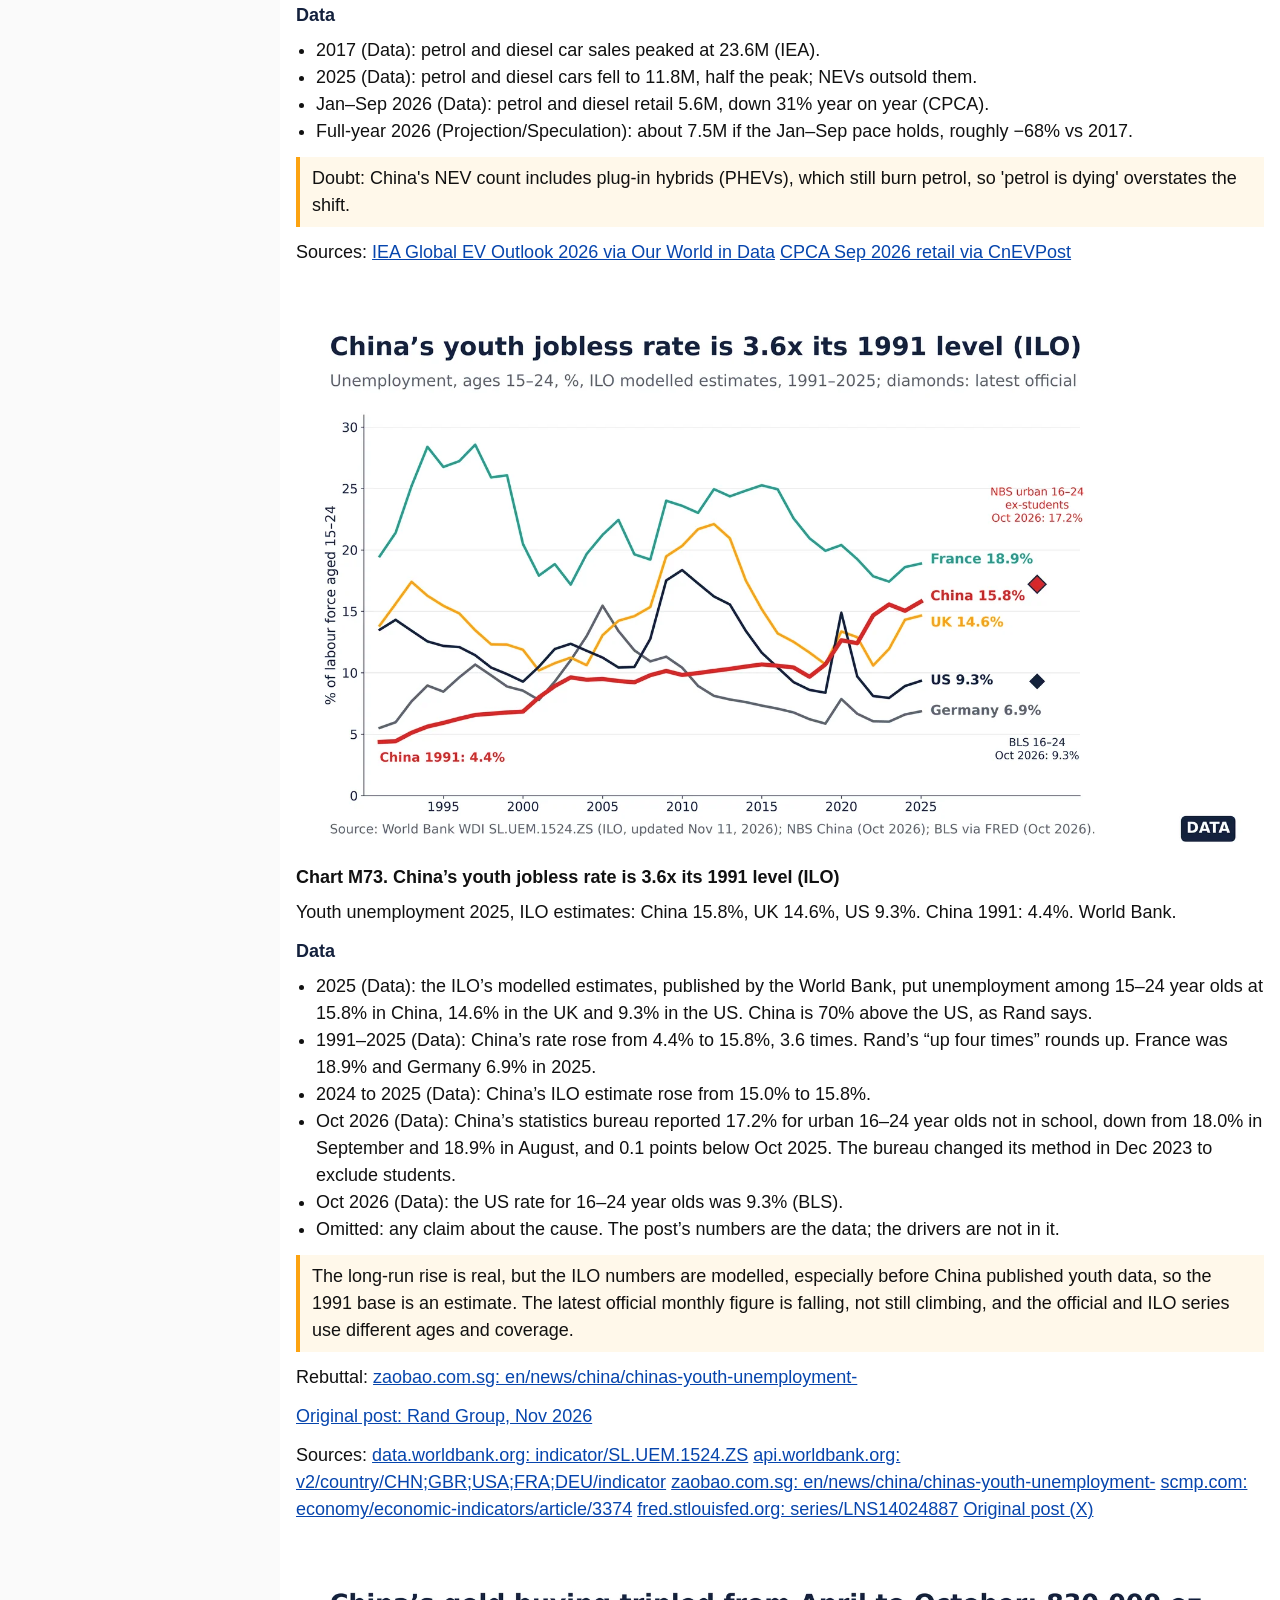
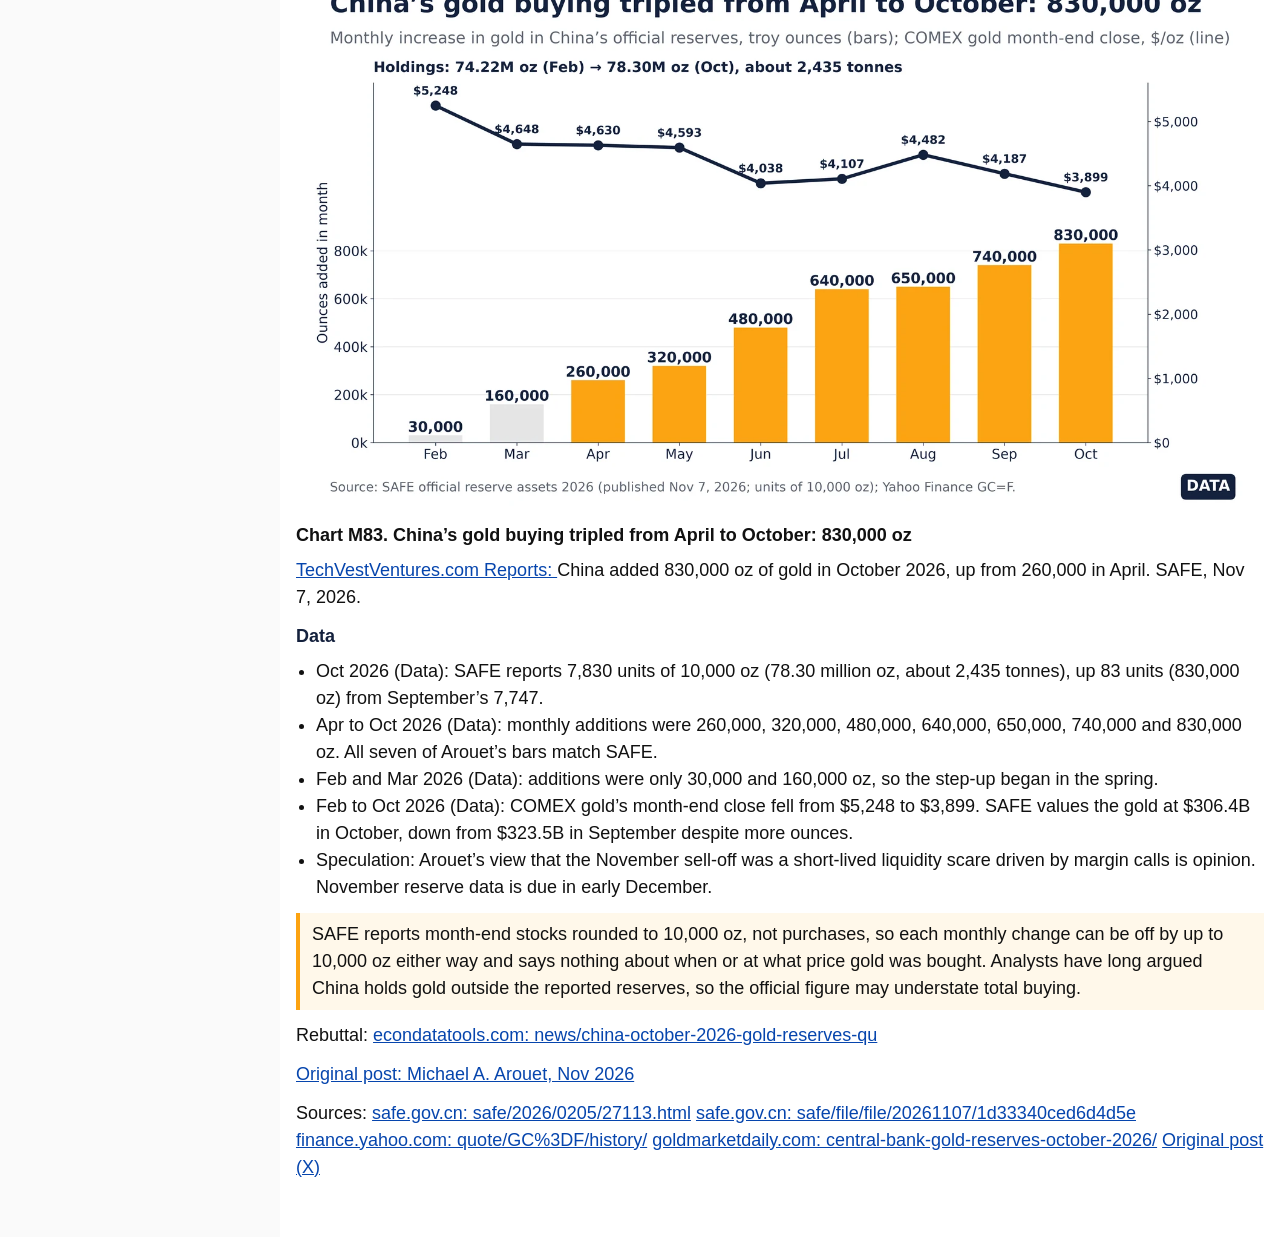
<file: issues/Q2.html>
<!doctype html><html lang="en"><head><meta charset="utf-8"><meta name="viewport" content="width=device-width,initial-scale=1"><title>TechVestVentures Market Economy Graphs — Q2</title><link rel="icon" href="../assets/favicon.svg" type="image/svg+xml"><link rel="icon" href="../assets/favicon-32.png" sizes="32x32" type="image/png"><link rel="apple-touch-icon" href="../assets/apple-touch-icon.png"><link rel="stylesheet" href="../assets/style.css"><script>if(!/[?&]raw/.test(location.search))location.replace("../index.html#Q2")</script></head><body><main id="issue"><h2 class="desk">Q2. China Credit</h2><div class="view"><b>Michael Hentschel's view:</b> Pattern repetition is easy to show. But unless a cycle, such as a Kondratieff wave, has repeated more than 3 times in the record, short-term pattern analysis is a stab in the dark. Where a chart implies a repeat, its caption says how many past cycles support it. These charts illustrate risk; they do not call stocks or bonds.</div><figure class="g" id="M17"><img src="img/M17.webp" alt="Sovereign debt loads: Japan, Italy, China" loading="lazy"><figcaption><span class="t">Chart M17. Sovereign debt loads: Japan, Italy, China</span><p>IMF World Economic Outlook general government gross debt, % of GDP (latest year in FRED shown in legend). China&#x27;s ratio has more than doubled since the mid-2010s on the IMF measure, which excludes much local-government financing-vehicle debt.</p><p>Sources: <a href="https://fred.stlouisfed.org/series/GGGDTAJPA188N">FRED GGGDTAJPA188N: IMF WEO Japan</a> <a href="https://fred.stlouisfed.org/series/GGGDTAITA188N">FRED GGGDTAITA188N: IMF WEO Italy</a> <a href="https://fred.stlouisfed.org/series/GGGDTACNA188N">FRED GGGDTACNA188N: IMF WEO China</a></p></figcaption></figure>
<figure class="g" id="M18"><img src="img/M18.webp" alt="Private-sector debt: China overtakes Japan&#x27;s bubble-era peak" loading="lazy"><figcaption><span class="t">Chart M18. Private-sector debt: China overtakes Japan&#x27;s bubble-era peak</span><p>BIS total credit to the private non-financial sector (households and companies). China reached 201% of GDP in Oct 2025, up from 107% in 2008. Japan&#x27;s ratio peaked at 214% in Oct 1993 before its lost decades; the BIS has long flagged rapid credit build-ups as a crisis warning.</p><p>Sources: <a href="https://fred.stlouisfed.org/series/QCNPAM770A">FRED QCNPAM770A: BIS China</a> <a href="https://fred.stlouisfed.org/series/QJPPAM770A">FRED QJPPAM770A: BIS Japan</a> <a href="https://fred.stlouisfed.org/series/QUSPAM770A">FRED QUSPAM770A: BIS US</a> <a href="https://fred.stlouisfed.org/series/QXMPAM770A">FRED QXMPAM770A: BIS euro area</a> <a href="https://data.bis.org/topics/TOTAL_CREDIT">BIS credit statistics</a></p></figcaption></figure>
<figure class="g" id="M19"><img src="img/M19.webp" alt="China real residential property prices" loading="lazy"><figcaption><span class="t">Chart M19. China real residential property prices</span><p>BIS real residential property price index for China was 85.1 in Jan 2026 (2010=100), 25% below its peak of 113.0 in Jul 2021. Property and related industries are commonly estimated at a quarter or more of China&#x27;s economy.</p><p>Sources: <a href="https://fred.stlouisfed.org/series/QCNR628BIS">FRED QCNR628BIS: BIS China real house prices</a></p></figcaption></figure>
<figure class="g" id="M29"><img src="img/M29.webp" alt="China car sales: petrol peaked in 2017, EVs now outsell it" loading="lazy"><figcaption><span class="t">Chart M29. China car sales: petrol peaked in 2017, EVs now outsell it</span><p>China new-car sales, millions: petrol peaked 2017; EVs lead since 2025. IEA to 2025, CPCA Jan–Sep 2026.</p><p class="lab">Data</p><ul class="b"><li>2017 (Data): petrol and diesel car sales peaked at 23.6M (IEA).</li><li>2025 (Data): petrol and diesel cars fell to 11.8M, half the peak; NEVs outsold them.</li><li>Jan–Sep 2026 (Data): petrol and diesel retail 5.6M, down 31% year on year (CPCA).</li><li>Full-year 2026 (Projection/Speculation): about 7.5M if the Jan–Sep pace holds, roughly −68% vs 2017.</li></ul><p class="doubt">Doubt: China&#x27;s NEV count includes plug-in hybrids (PHEVs), which still burn petrol, so &#x27;petrol is dying&#x27; overstates the shift.</p><p>Sources: <a href="https://ourworldindata.org/grapher/car-sales">IEA Global EV Outlook 2026 via Our World in Data</a> <a href="https://cnevpost.com/2026/10/12/china-sept-2026-nev-retail-cpca/">CPCA Sep 2026 retail via CnEVPost</a></p></figcaption></figure>
<figure class="g" id="M73"><img src="img/M73.webp" alt="China’s youth jobless rate is 3.6x its 1991 level (ILO)" loading="lazy"><figcaption><span class="t">Chart M73. China’s youth jobless rate is 3.6x its 1991 level (ILO)</span><p>Youth unemployment 2025, ILO estimates: China 15.8%, UK 14.6%, US 9.3%. China 1991: 4.4%. World Bank.</p><p class="lab">Data</p><ul class="b"><li>2025 (Data): the ILO’s modelled estimates, published by the World Bank, put unemployment among 15–24 year olds at 15.8% in China, 14.6% in the UK and 9.3% in the US. China is 70% above the US, as Rand says.</li><li>1991–2025 (Data): China’s rate rose from 4.4% to 15.8%, 3.6 times. Rand’s “up four times” rounds up. France was 18.9% and Germany 6.9% in 2025.</li><li>2024 to 2025 (Data): China’s ILO estimate rose from 15.0% to 15.8%.</li><li>Oct 2026 (Data): China’s statistics bureau reported 17.2% for urban 16–24 year olds not in school, down from 18.0% in September and 18.9% in August, and 0.1 points below Oct 2025. The bureau changed its method in Dec 2023 to exclude students.</li><li>Oct 2026 (Data): the US rate for 16–24 year olds was 9.3% (BLS).</li><li>Omitted: any claim about the cause. The post’s numbers are the data; the drivers are not in it.</li></ul><p class="doubt">The long-run rise is real, but the ILO numbers are modelled, especially before China published youth data, so the 1991 base is an estimate. The latest official monthly figure is falling, not still climbing, and the official and ILO series use different ages and coverage.</p><p>Rebuttal: <a href="https://www.zaobao.com.sg/en/news/china/chinas-youth-unemployment-rate-falls-17-2-october">zaobao.com.sg: en/news/china/chinas-youth-unemployment-</a></p><p><a href="https://x.com/randgroup/status/2123738741827371236">Original post: Rand Group, Nov 2026</a></p><p>Sources: <a href="https://data.worldbank.org/indicator/SL.UEM.1524.ZS">data.worldbank.org: indicator/SL.UEM.1524.ZS</a> <a href="https://api.worldbank.org/v2/country/CHN;GBR;USA;FRA;DEU/indicator/SL.UEM.1524.ZS?format=json">api.worldbank.org: v2/country/CHN;GBR;USA;FRA;DEU/indicator</a> <a href="https://www.zaobao.com.sg/en/news/china/chinas-youth-unemployment-rate-falls-17-2-october">zaobao.com.sg: en/news/china/chinas-youth-unemployment-</a> <a href="https://www.scmp.com/economy/economic-indicators/article/3374856/chinas-youth-unemployment-rate-down-tide-fresh-graduates-continues-ebb">scmp.com: economy/economic-indicators/article/3374</a> <a href="https://fred.stlouisfed.org/series/LNS14024887">fred.stlouisfed.org: series/LNS14024887</a> <a href="https://x.com/randgroup/status/2123738741827371236">Original post (X)</a></p></figcaption></figure>
<figure class="g" id="M83"><img src="img/M83.webp" alt="China’s gold buying tripled from April to October: 830,000 oz" loading="lazy"><figcaption><span class="t">Chart M83. China’s gold buying tripled from April to October: 830,000 oz</span><p><a href="https://techvestventures.com">TechVestVentures.com Reports: </a>China added 830,000 oz of gold in October 2026, up from 260,000 in April. SAFE, Nov 7, 2026.</p><p class="lab">Data</p><ul class="b"><li>Oct 2026 (Data): SAFE reports 7,830 units of 10,000 oz (78.30 million oz, about 2,435 tonnes), up 83 units (830,000 oz) from September’s 7,747.</li><li>Apr to Oct 2026 (Data): monthly additions were 260,000, 320,000, 480,000, 640,000, 650,000, 740,000 and 830,000 oz. All seven of Arouet’s bars match SAFE.</li><li>Feb and Mar 2026 (Data): additions were only 30,000 and 160,000 oz, so the step-up began in the spring.</li><li>Feb to Oct 2026 (Data): COMEX gold’s month-end close fell from $5,248 to $3,899. SAFE values the gold at $306.4B in October, down from $323.5B in September despite more ounces.</li><li>Speculation: Arouet’s view that the November sell-off was a short-lived liquidity scare driven by margin calls is opinion. November reserve data is due in early December.</li></ul><p class="doubt">SAFE reports month-end stocks rounded to 10,000 oz, not purchases, so each monthly change can be off by up to 10,000 oz either way and says nothing about when or at what price gold was bought. Analysts have long argued China holds gold outside the reported reserves, so the official figure may understate total buying.</p><p>Rebuttal: <a href="https://econdatatools.com/news/china-october-2026-gold-reserves-quantity-dollar-valuation">econdatatools.com: news/china-october-2026-gold-reserves-qu</a></p><p><a href="https://x.com/MichaelAArouet/status/2124881638597239027">Original post: Michael A. Arouet, Nov 2026</a></p><p>Sources: <a href="https://www.safe.gov.cn/safe/2026/0205/27113.html">safe.gov.cn: safe/2026/0205/27113.html</a> <a href="https://www.safe.gov.cn/safe/file/file/20261107/1d33340ced6d4d5e95d6436ee2fd91fb.xlsx">safe.gov.cn: safe/file/file/20261107/1d33340ced6d4d5e</a> <a href="https://finance.yahoo.com/quote/GC%3DF/history/">finance.yahoo.com: quote/GC%3DF/history/</a> <a href="https://goldmarketdaily.com/central-bank-gold-reserves-october-2026/">goldmarketdaily.com: central-bank-gold-reserves-october-2026/</a> <a href="https://x.com/MichaelAArouet/status/2124881638597239027">Original post (X)</a></p></figcaption></figure></main></body></html>
</file>
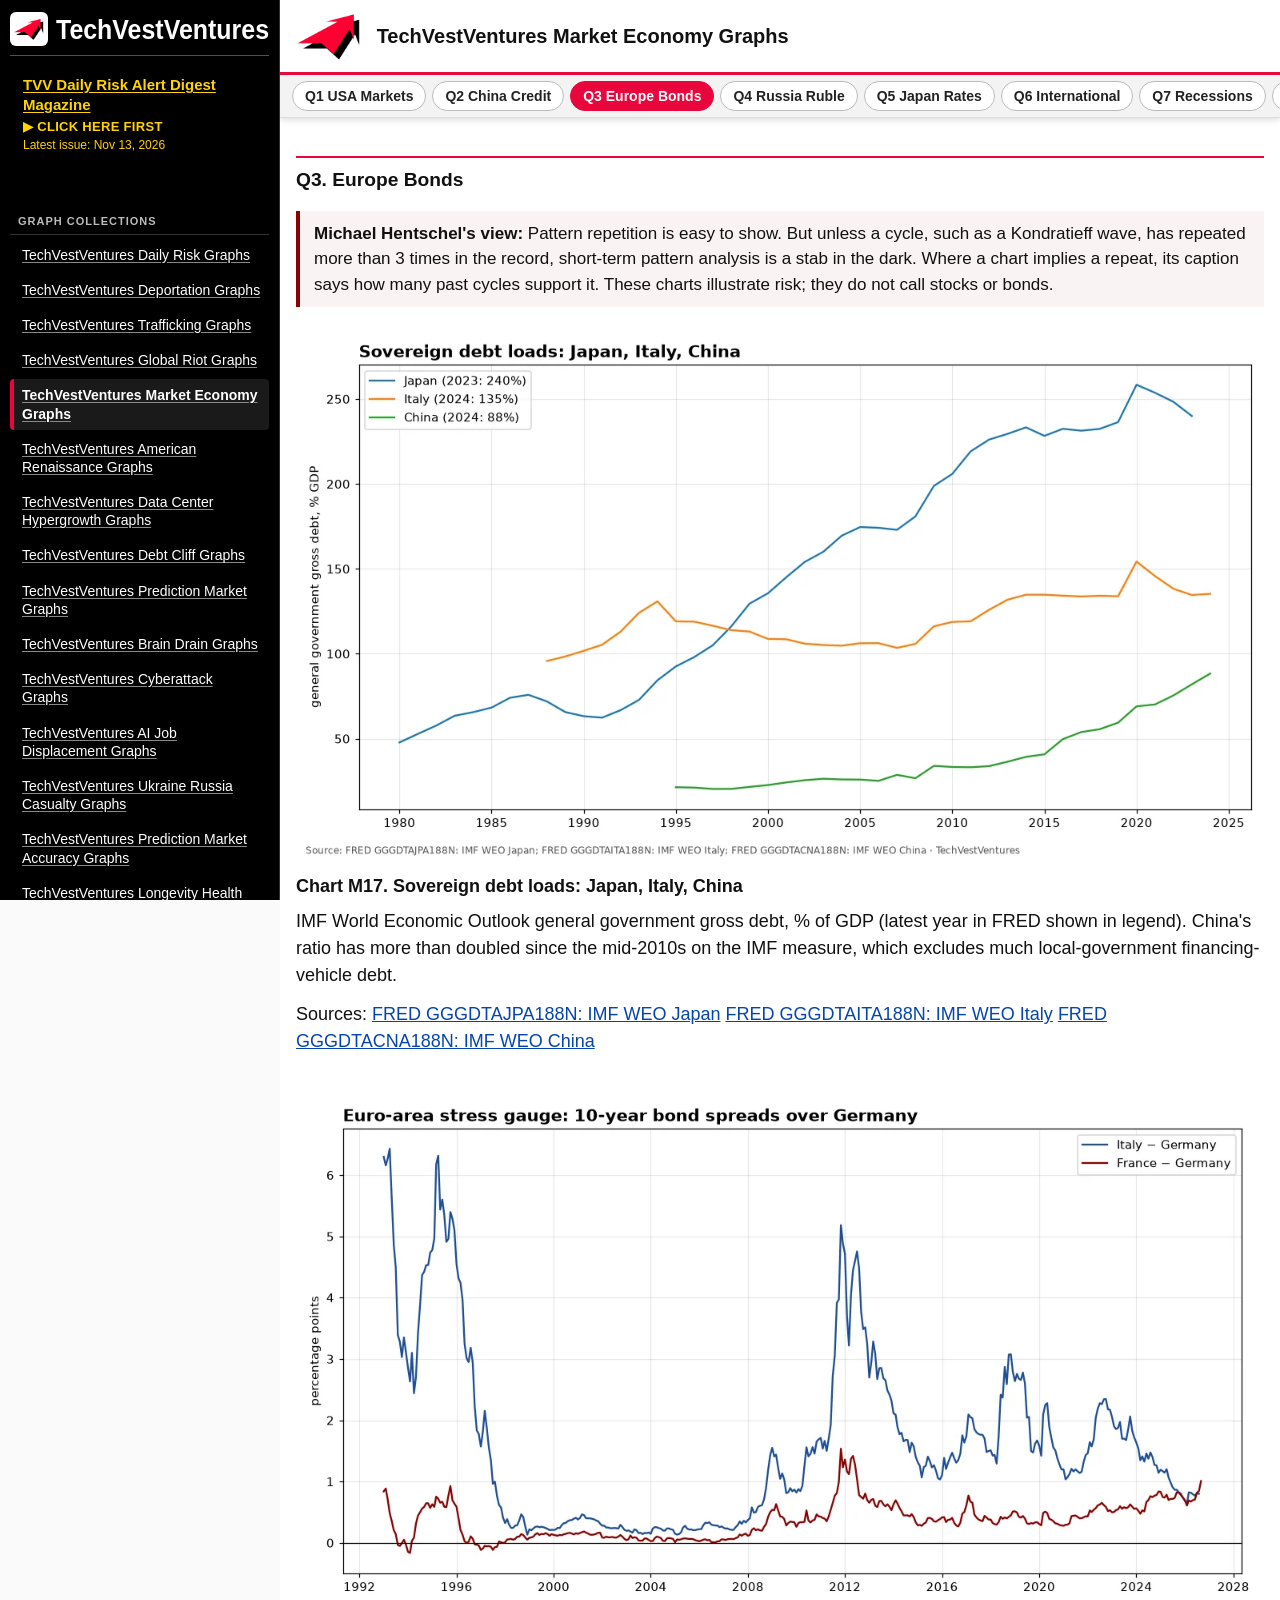
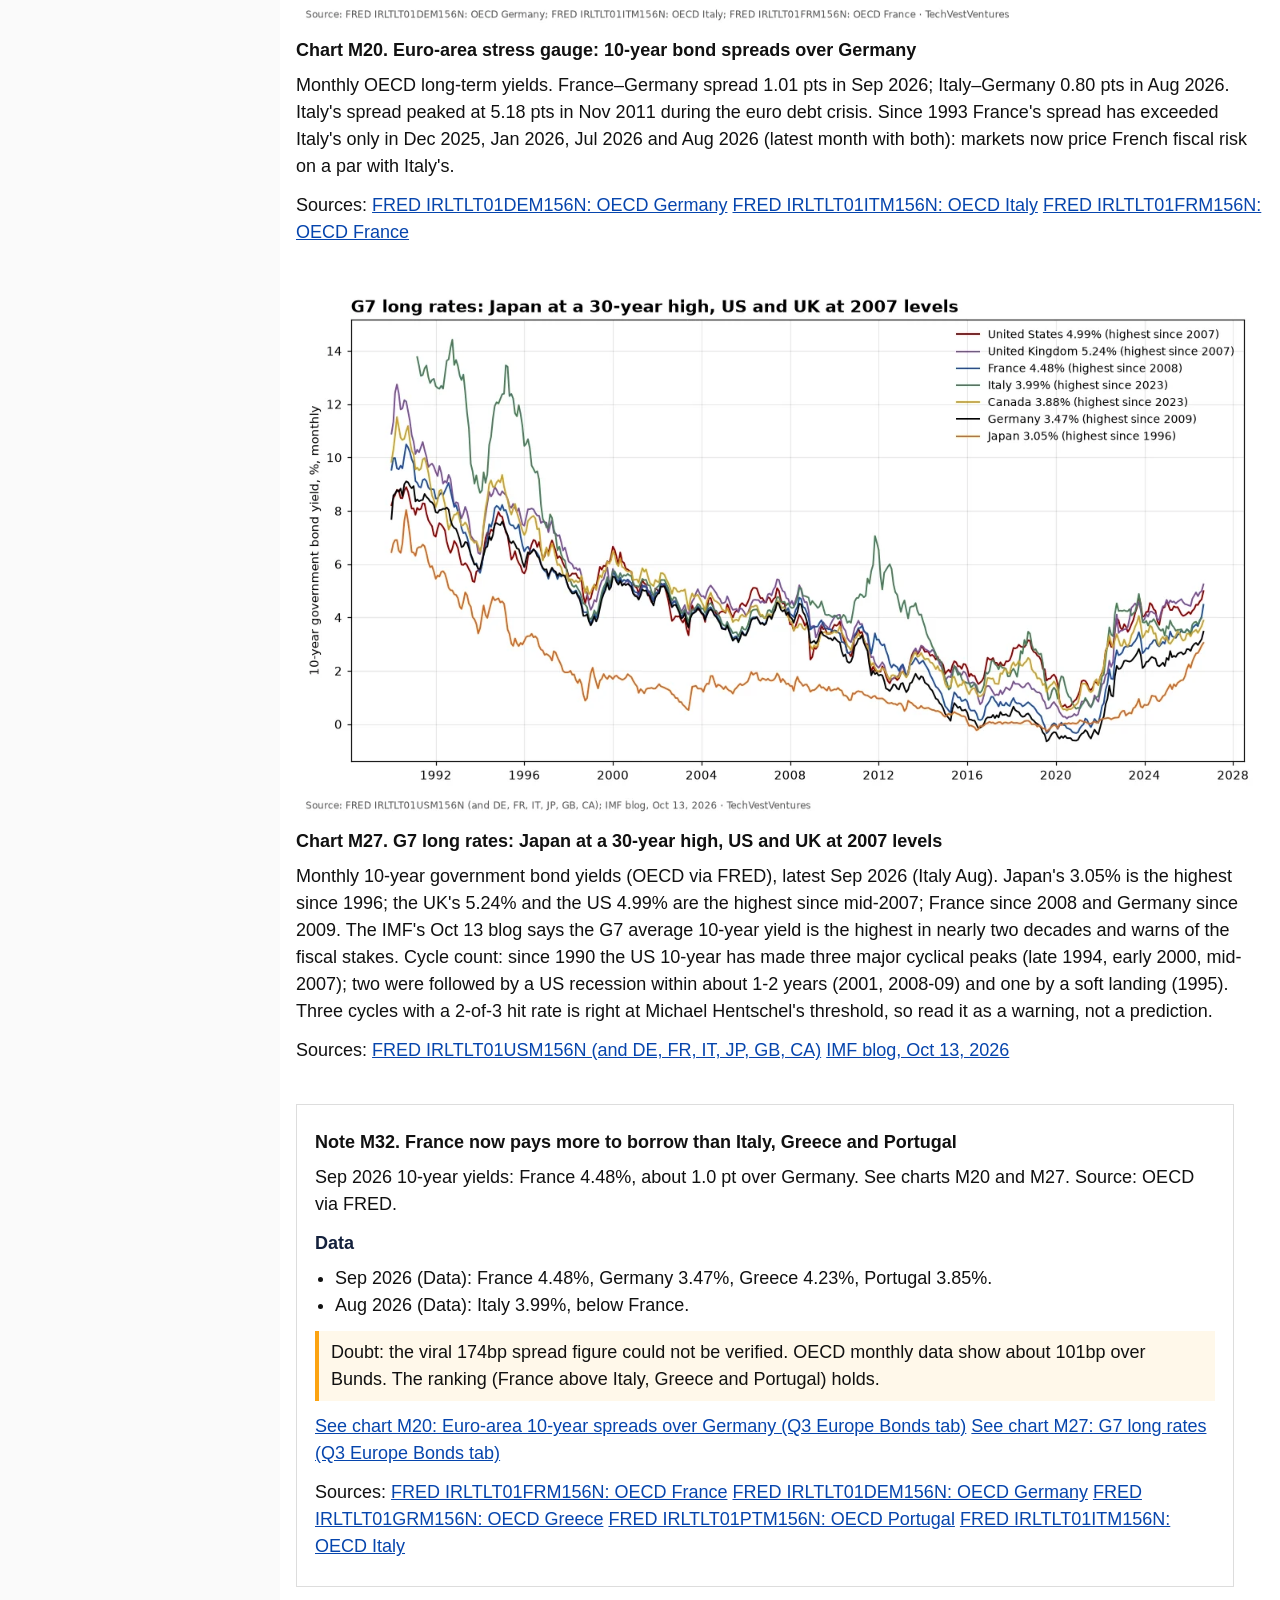
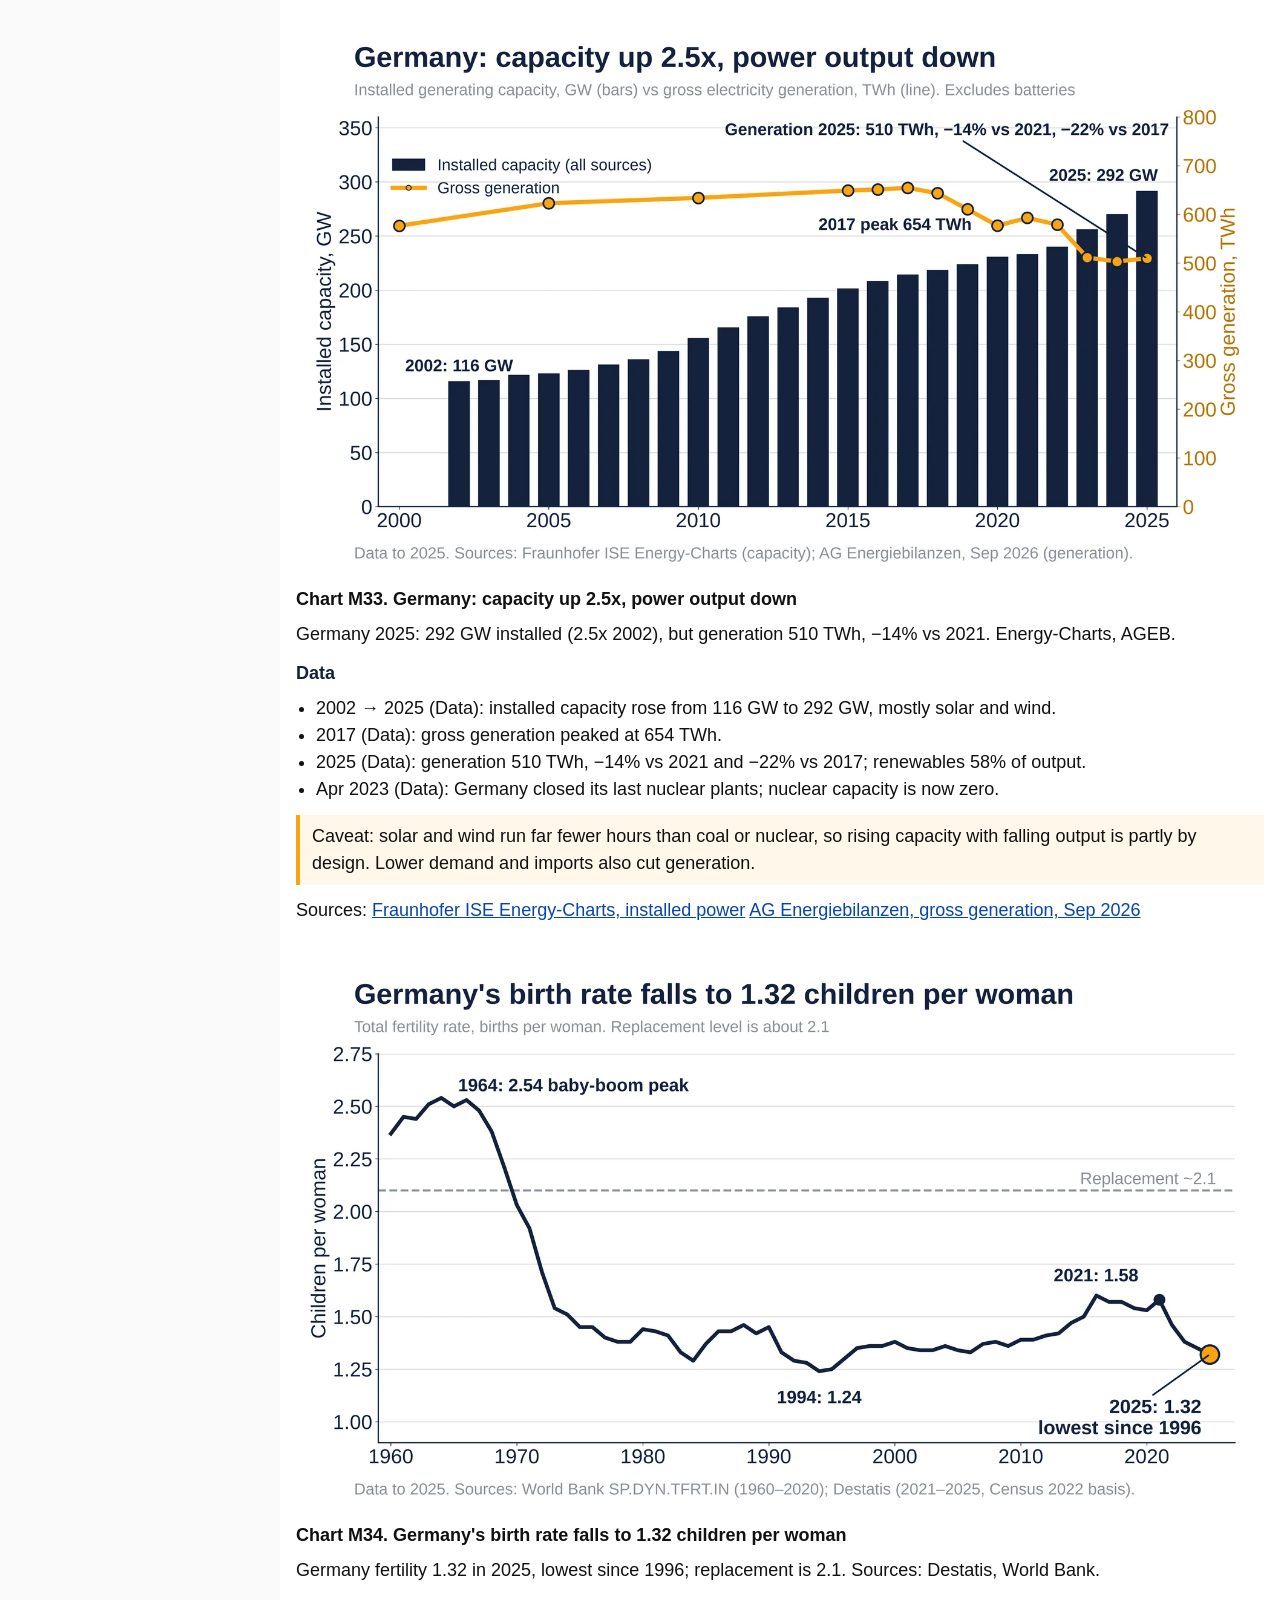
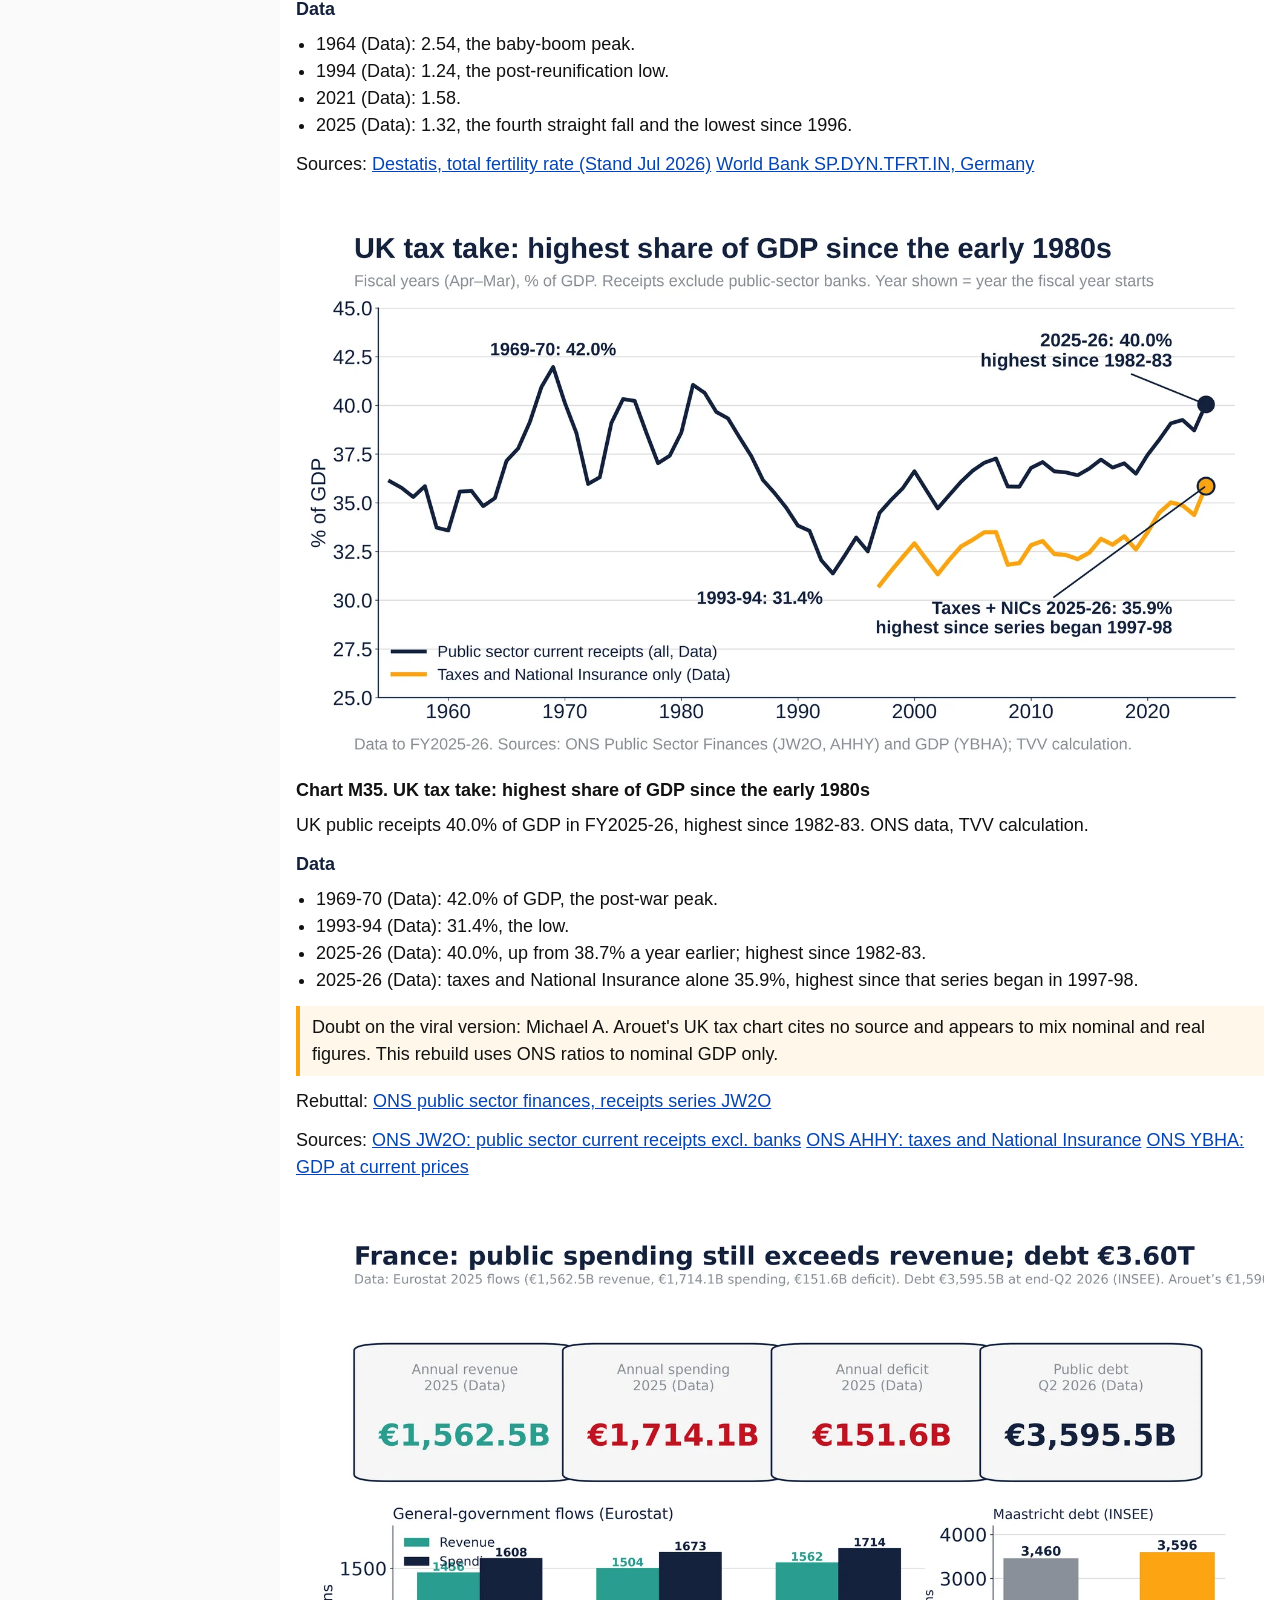
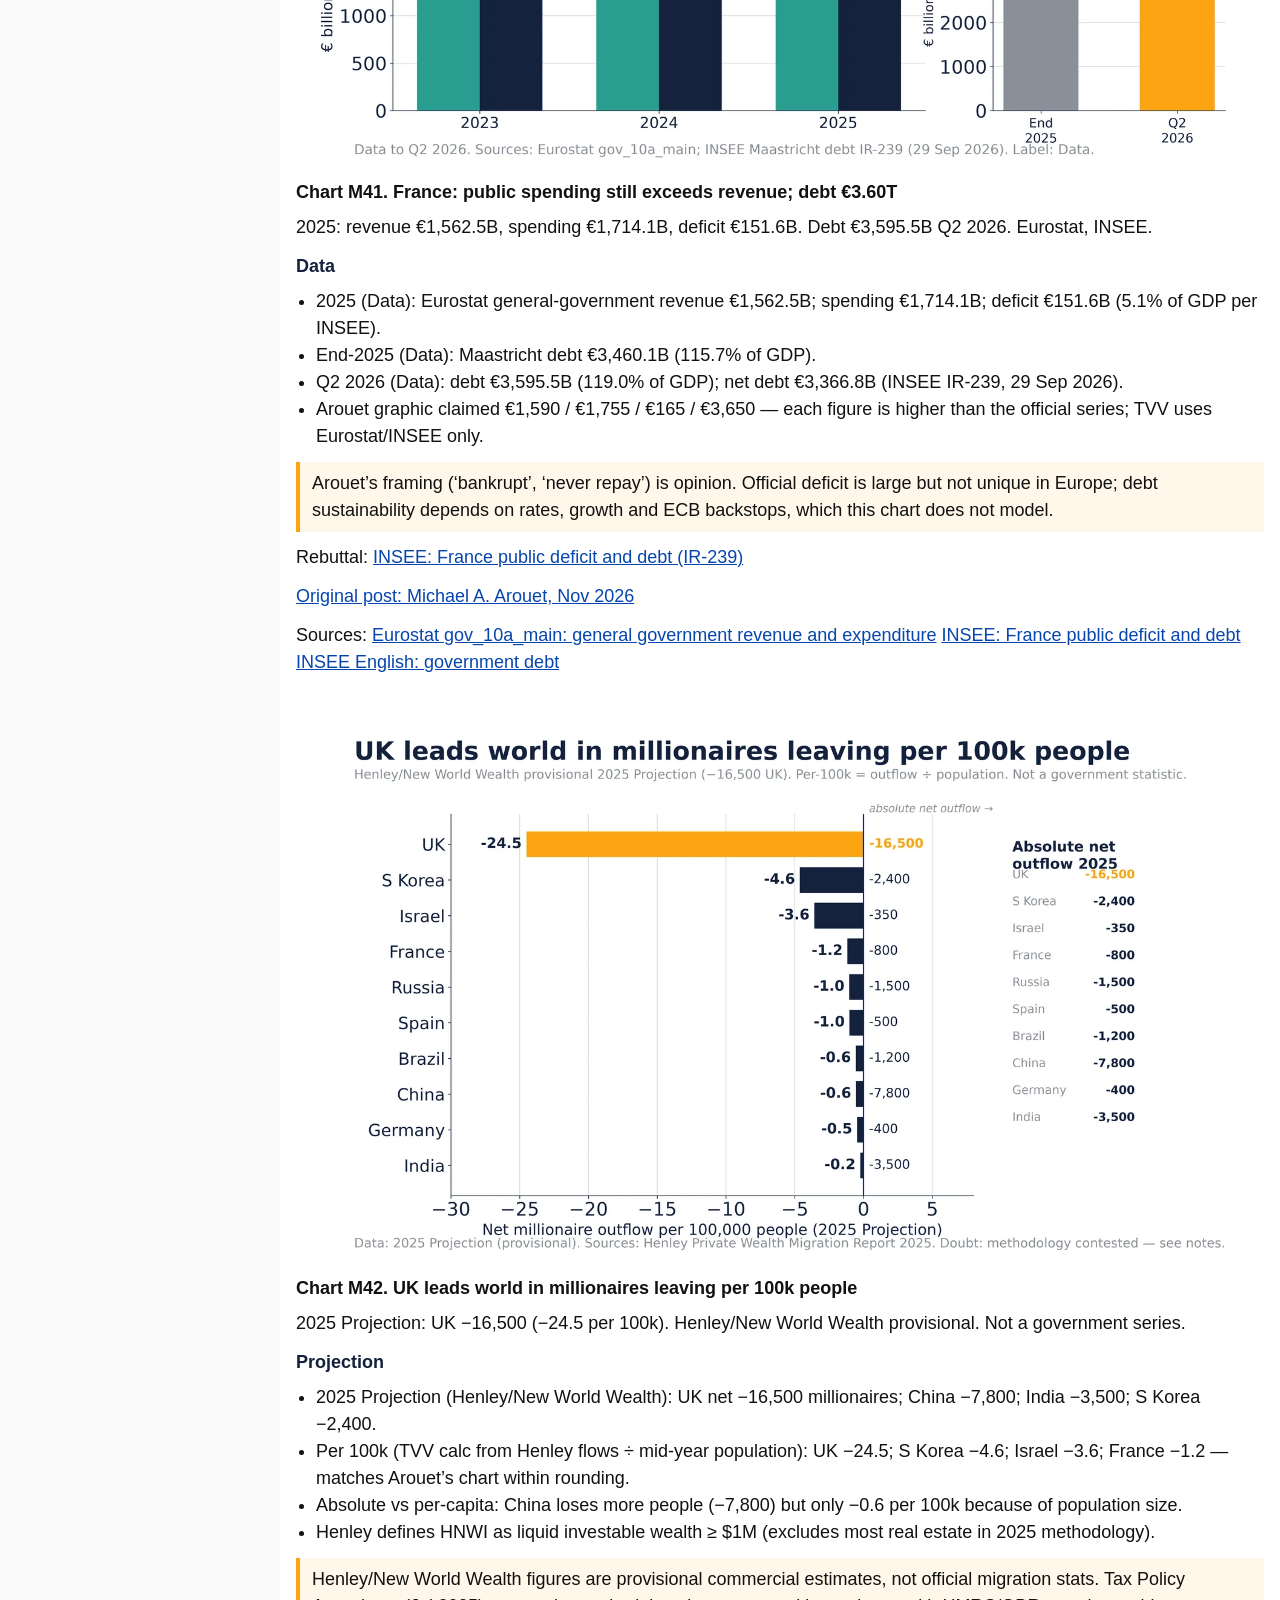
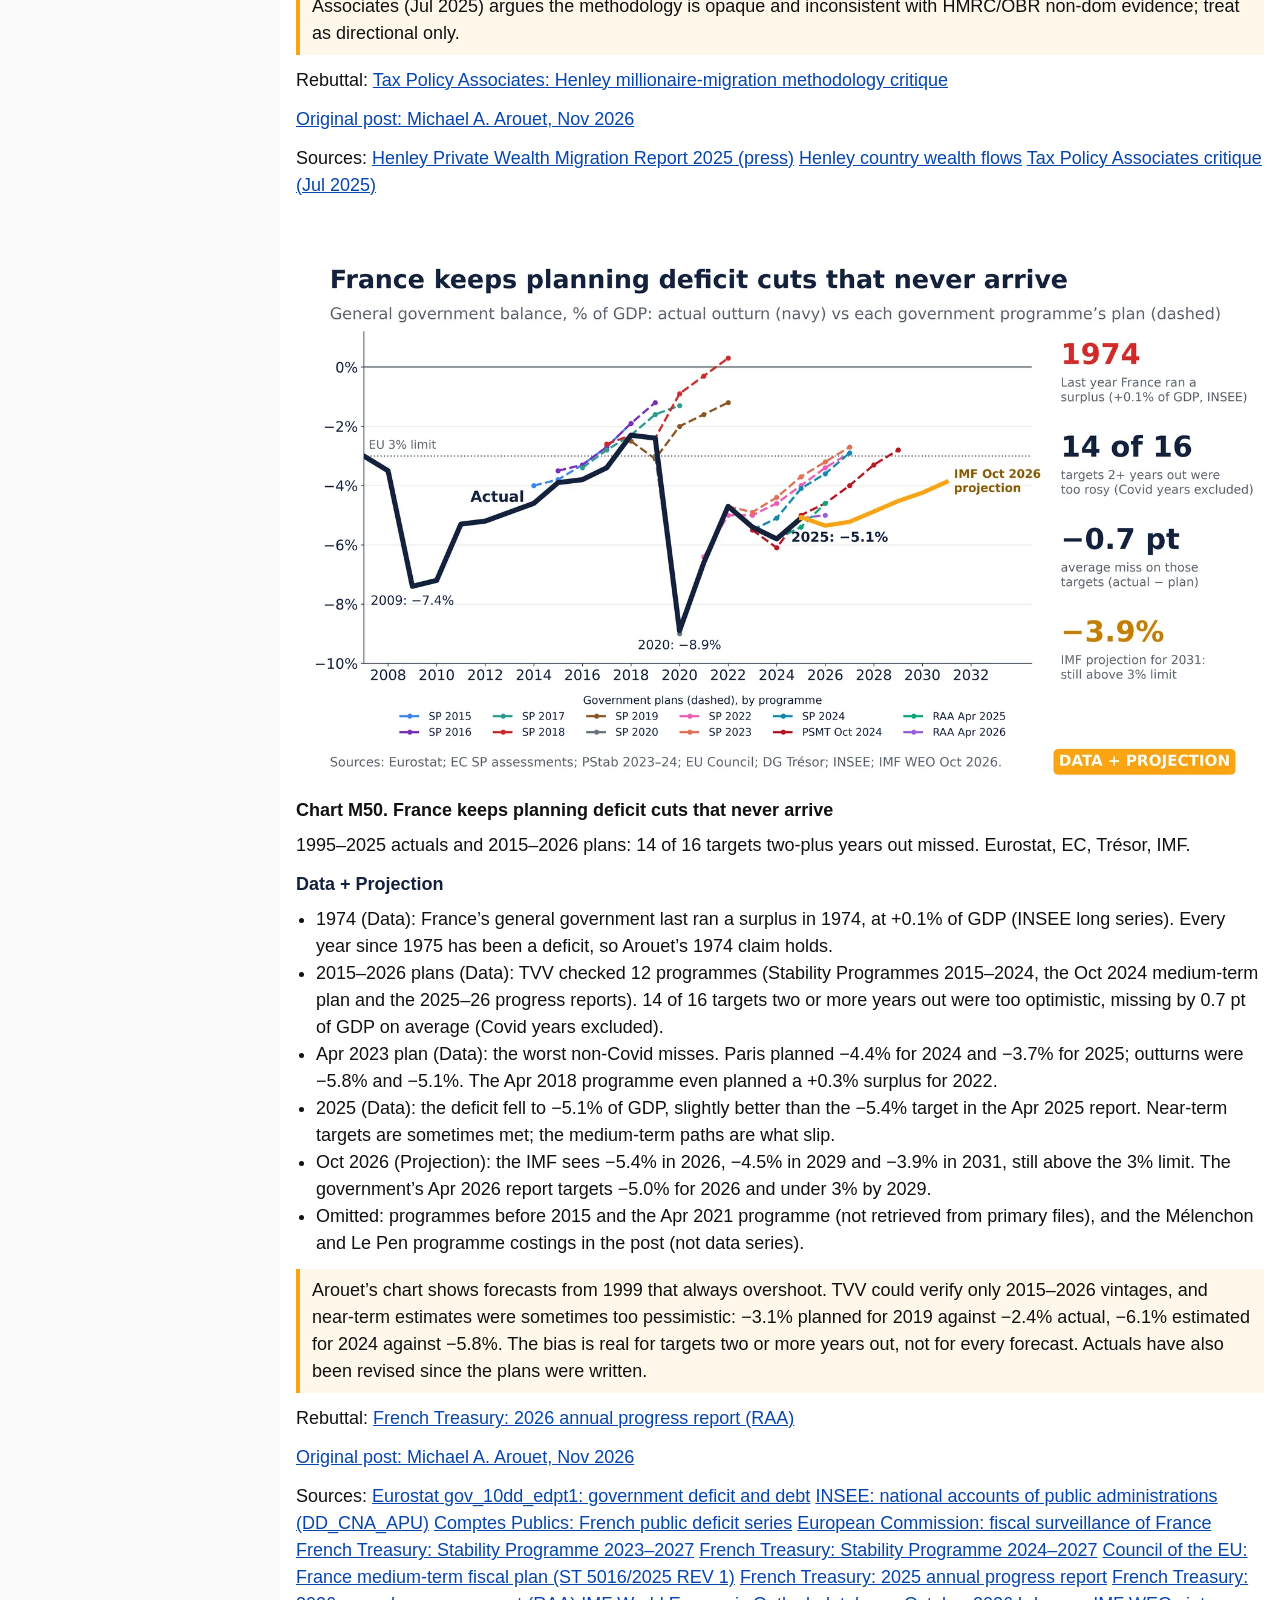
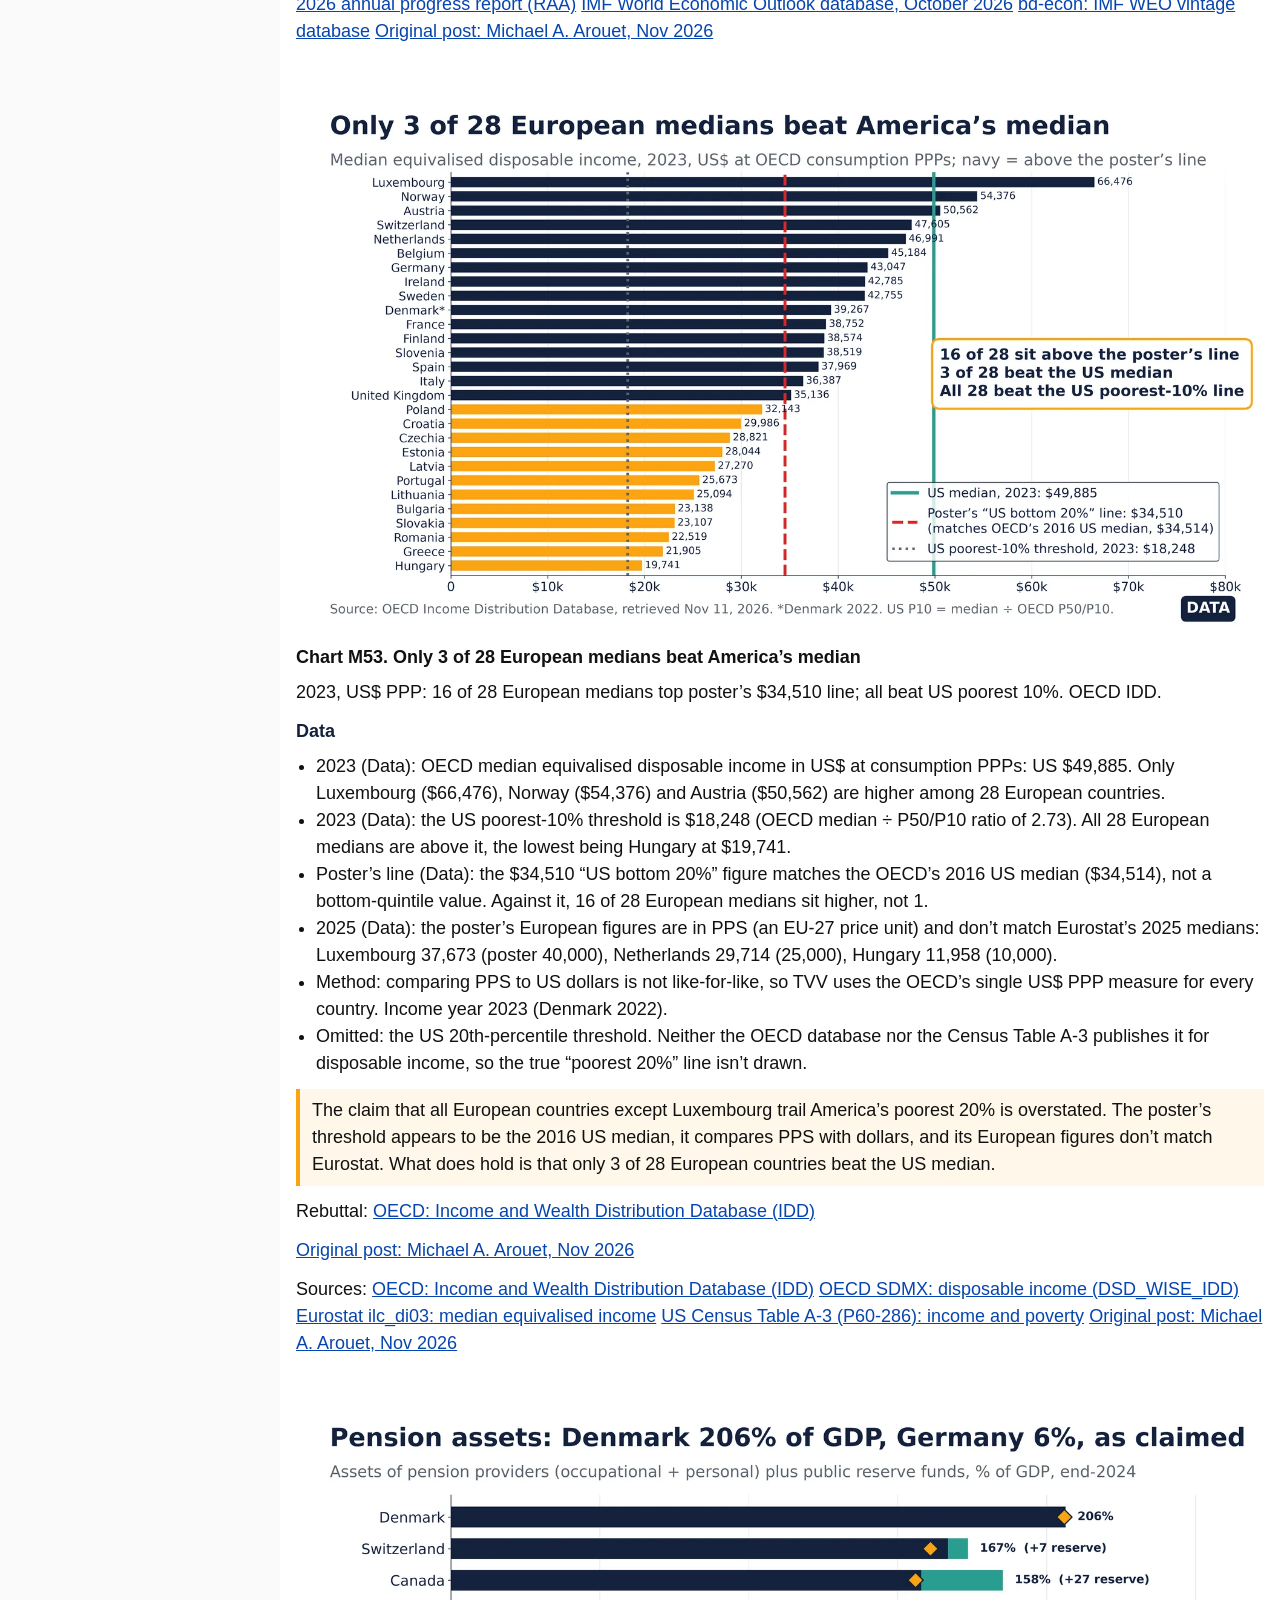
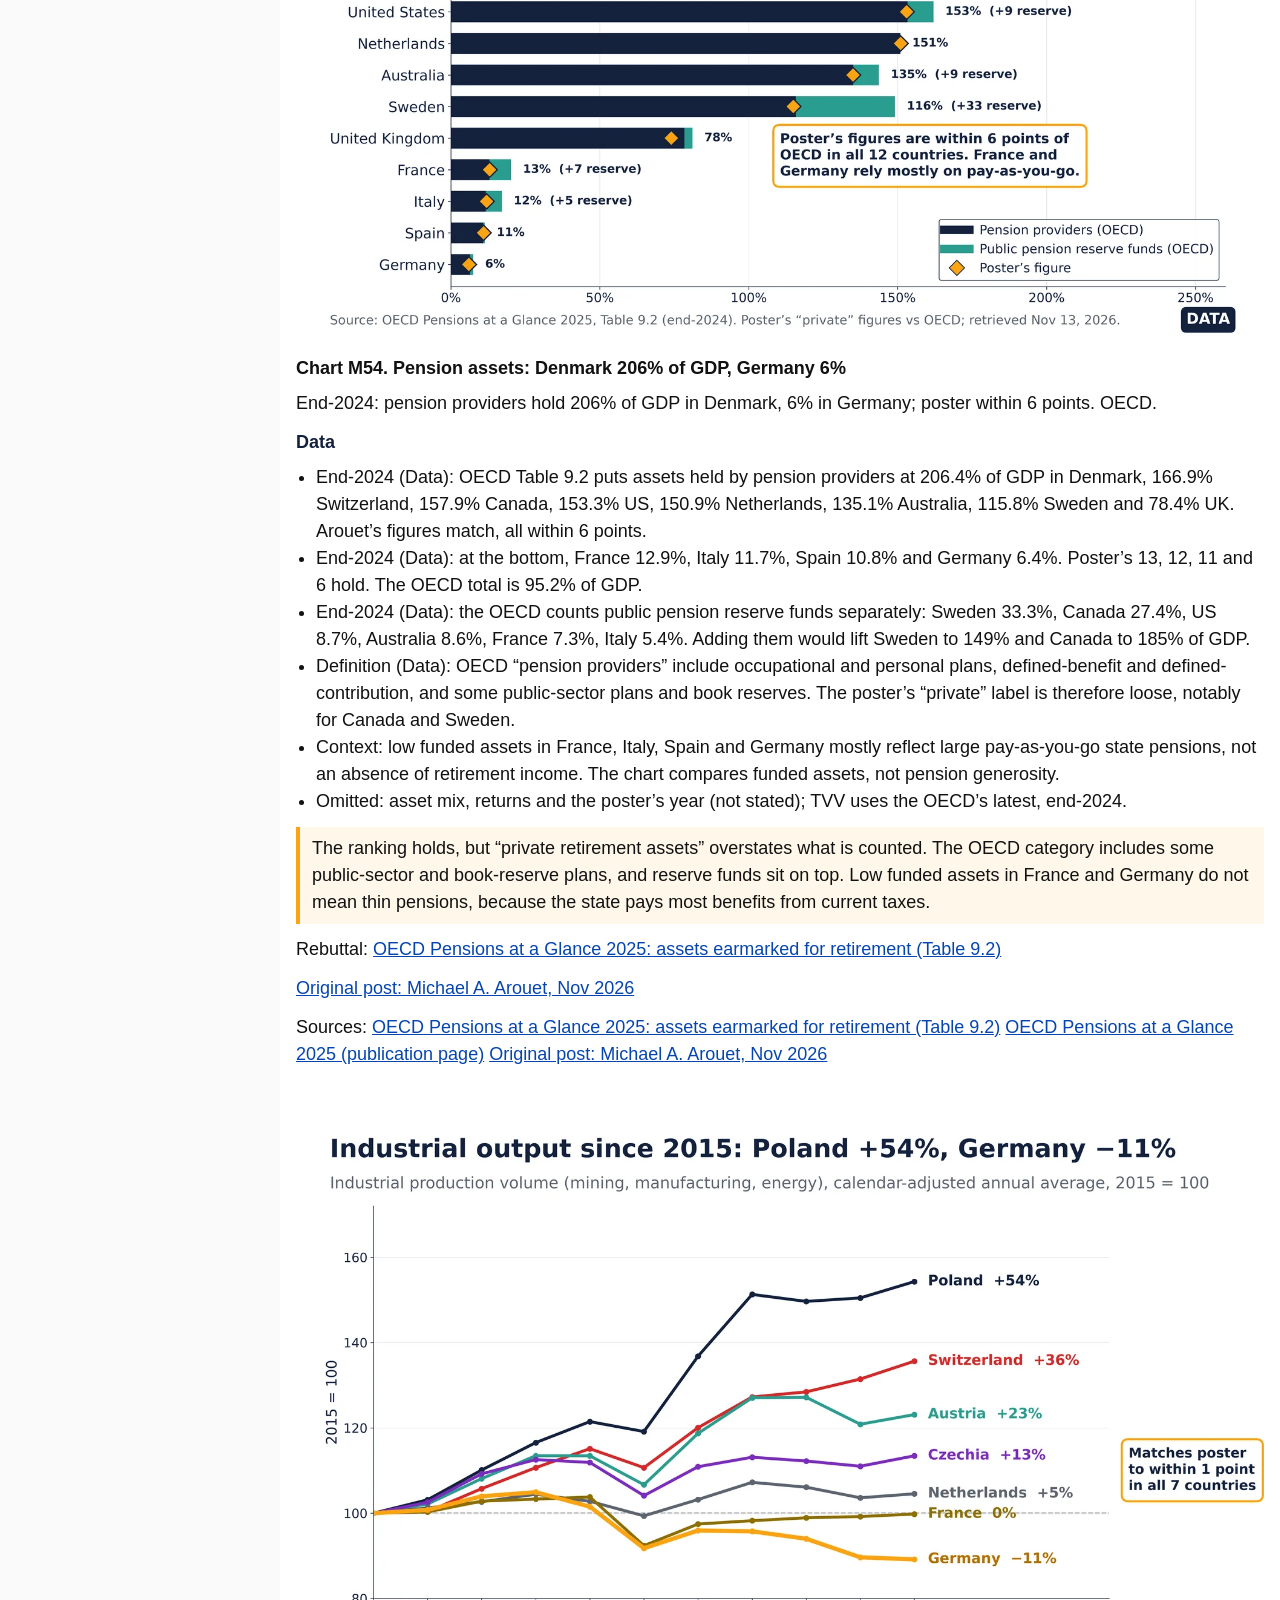
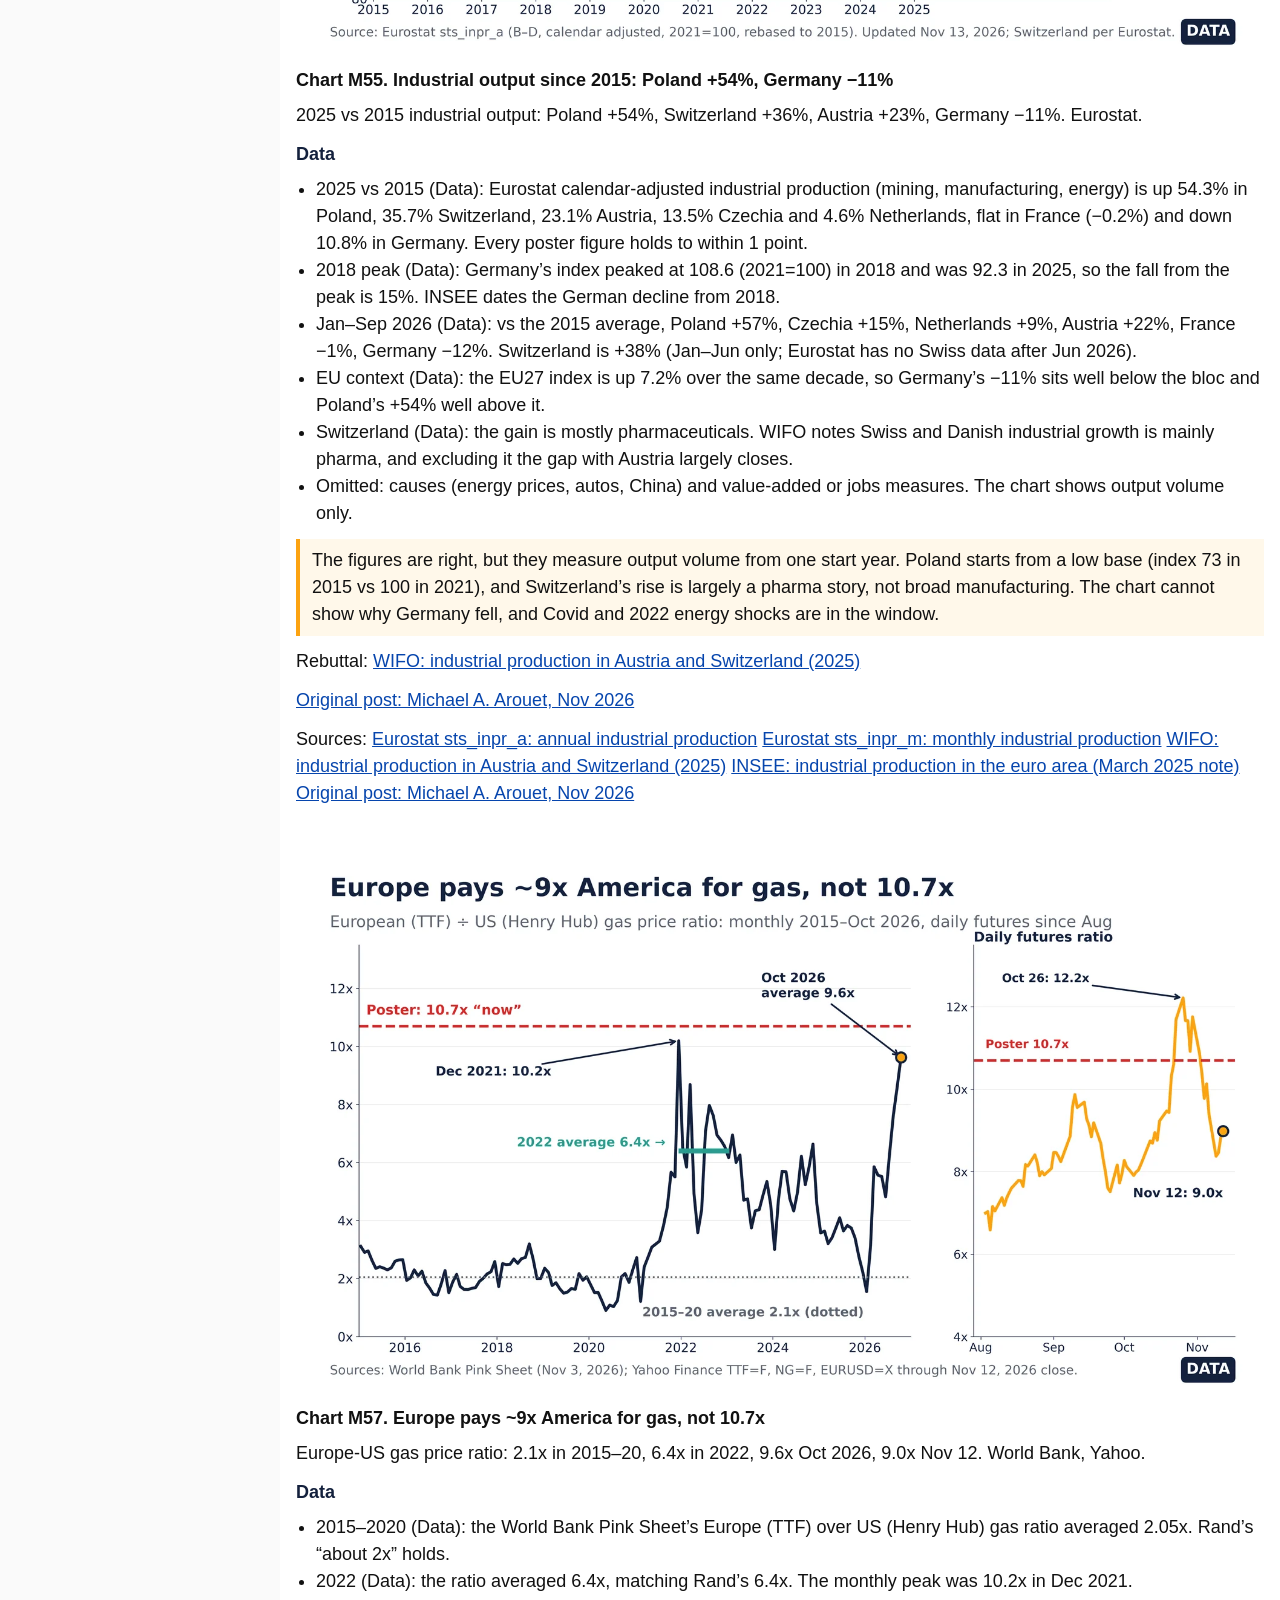
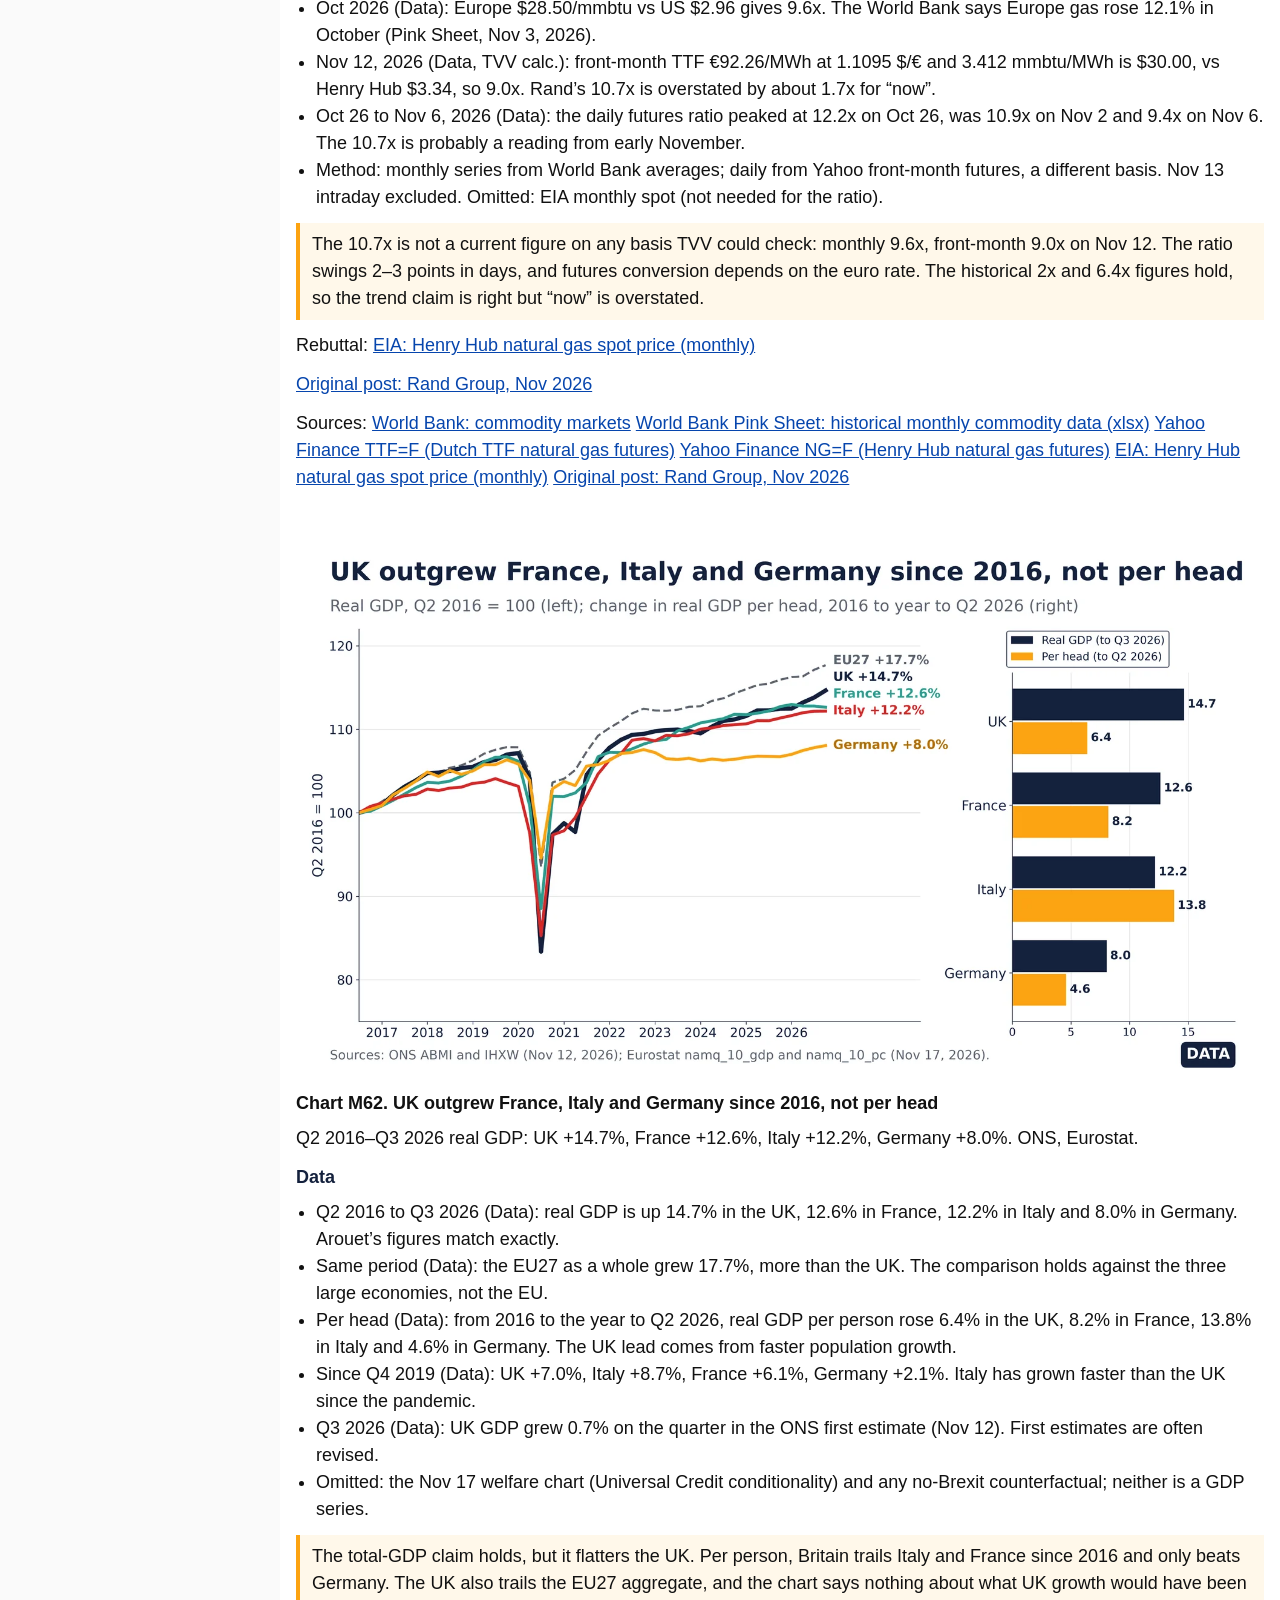
<file: issues/Q3.html>
<!doctype html><html lang="en"><head><meta charset="utf-8"><meta name="viewport" content="width=device-width,initial-scale=1"><title>TechVestVentures Market Economy Graphs — Q3</title><link rel="icon" href="../assets/favicon.svg" type="image/svg+xml"><link rel="icon" href="../assets/favicon-32.png" sizes="32x32" type="image/png"><link rel="apple-touch-icon" href="../assets/apple-touch-icon.png"><link rel="stylesheet" href="../assets/style.css"><script>if(!/[?&]raw/.test(location.search))location.replace("../index.html#Q3")</script></head><body><main id="issue"><h2 class="desk">Q3. Europe Bonds</h2><div class="view"><b>Michael Hentschel's view:</b> Pattern repetition is easy to show. But unless a cycle, such as a Kondratieff wave, has repeated more than 3 times in the record, short-term pattern analysis is a stab in the dark. Where a chart implies a repeat, its caption says how many past cycles support it. These charts illustrate risk; they do not call stocks or bonds.</div><figure class="g" id="M17"><img src="img/M17.webp" alt="Sovereign debt loads: Japan, Italy, China" loading="lazy"><figcaption><span class="t">Chart M17. Sovereign debt loads: Japan, Italy, China</span><p>IMF World Economic Outlook general government gross debt, % of GDP (latest year in FRED shown in legend). China&#x27;s ratio has more than doubled since the mid-2010s on the IMF measure, which excludes much local-government financing-vehicle debt.</p><p>Sources: <a href="https://fred.stlouisfed.org/series/GGGDTAJPA188N">FRED GGGDTAJPA188N: IMF WEO Japan</a> <a href="https://fred.stlouisfed.org/series/GGGDTAITA188N">FRED GGGDTAITA188N: IMF WEO Italy</a> <a href="https://fred.stlouisfed.org/series/GGGDTACNA188N">FRED GGGDTACNA188N: IMF WEO China</a></p></figcaption></figure>
<figure class="g" id="M20"><img src="img/M20.webp" alt="Euro-area stress gauge: 10-year bond spreads over Germany" loading="lazy"><figcaption><span class="t">Chart M20. Euro-area stress gauge: 10-year bond spreads over Germany</span><p>Monthly OECD long-term yields. France–Germany spread 1.01 pts in Sep 2026; Italy–Germany 0.80 pts in Aug 2026. Italy&#x27;s spread peaked at 5.18 pts in Nov 2011 during the euro debt crisis. Since 1993 France&#x27;s spread has exceeded Italy&#x27;s only in Dec 2025, Jan 2026, Jul 2026 and Aug 2026 (latest month with both): markets now price French fiscal risk on a par with Italy&#x27;s.</p><p>Sources: <a href="https://fred.stlouisfed.org/series/IRLTLT01DEM156N">FRED IRLTLT01DEM156N: OECD Germany</a> <a href="https://fred.stlouisfed.org/series/IRLTLT01ITM156N">FRED IRLTLT01ITM156N: OECD Italy</a> <a href="https://fred.stlouisfed.org/series/IRLTLT01FRM156N">FRED IRLTLT01FRM156N: OECD France</a></p></figcaption></figure>
<figure class="g" id="M27"><img src="img/M27.webp" alt="G7 long rates: Japan at a 30-year high, US and UK at 2007 levels" loading="lazy"><figcaption><span class="t">Chart M27. G7 long rates: Japan at a 30-year high, US and UK at 2007 levels</span><p>Monthly 10-year government bond yields (OECD via FRED), latest Sep 2026 (Italy Aug). Japan&#x27;s 3.05% is the highest since 1996; the UK&#x27;s 5.24% and the US 4.99% are the highest since mid-2007; France since 2008 and Germany since 2009. The IMF&#x27;s Oct 13 blog says the G7 average 10-year yield is the highest in nearly two decades and warns of the fiscal stakes. Cycle count: since 1990 the US 10-year has made three major cyclical peaks (late 1994, early 2000, mid-2007); two were followed by a US recession within about 1-2 years (2001, 2008-09) and one by a soft landing (1995). Three cycles with a 2-of-3 hit rate is right at Michael Hentschel&#x27;s threshold, so read it as a warning, not a prediction.</p><p>Sources: <a href="https://fred.stlouisfed.org/series/IRLTLT01USM156N">FRED IRLTLT01USM156N (and DE, FR, IT, JP, GB, CA)</a> <a href="https://www.imf.org/en/blogs/articles/2026/10/13/rising-sovereign-yields-raise-the-fiscal-stakes">IMF blog, Oct 13, 2026</a></p></figcaption></figure>
<figure class="g link" id="M32"><figcaption><span class="t">Note M32. France now pays more to borrow than Italy, Greece and Portugal</span><p>Sep 2026 10-year yields: France 4.48%, about 1.0 pt over Germany. See charts M20 and M27. Source: OECD via FRED.</p><p class="lab">Data</p><ul class="b"><li>Sep 2026 (Data): France 4.48%, Germany 3.47%, Greece 4.23%, Portugal 3.85%.</li><li>Aug 2026 (Data): Italy 3.99%, below France.</li></ul><p class="doubt">Doubt: the viral 174bp spread figure could not be verified. OECD monthly data show about 101bp over Bunds. The ranking (France above Italy, Greece and Portugal) holds.</p><p><a href="#Q3">See chart M20: Euro-area 10-year spreads over Germany (Q3 Europe Bonds tab)</a> <a href="#Q3">See chart M27: G7 long rates (Q3 Europe Bonds tab)</a></p><p>Sources: <a href="https://fred.stlouisfed.org/series/IRLTLT01FRM156N">FRED IRLTLT01FRM156N: OECD France</a> <a href="https://fred.stlouisfed.org/series/IRLTLT01DEM156N">FRED IRLTLT01DEM156N: OECD Germany</a> <a href="https://fred.stlouisfed.org/series/IRLTLT01GRM156N">FRED IRLTLT01GRM156N: OECD Greece</a> <a href="https://fred.stlouisfed.org/series/IRLTLT01PTM156N">FRED IRLTLT01PTM156N: OECD Portugal</a> <a href="https://fred.stlouisfed.org/series/IRLTLT01ITM156N">FRED IRLTLT01ITM156N: OECD Italy</a></p></figcaption></figure>
<figure class="g" id="M33"><img src="img/M33.webp" alt="Germany: capacity up 2.5x, power output down" loading="lazy"><figcaption><span class="t">Chart M33. Germany: capacity up 2.5x, power output down</span><p>Germany 2025: 292 GW installed (2.5x 2002), but generation 510 TWh, −14% vs 2021. Energy-Charts, AGEB.</p><p class="lab">Data</p><ul class="b"><li>2002 → 2025 (Data): installed capacity rose from 116 GW to 292 GW, mostly solar and wind.</li><li>2017 (Data): gross generation peaked at 654 TWh.</li><li>2025 (Data): generation 510 TWh, −14% vs 2021 and −22% vs 2017; renewables 58% of output.</li><li>Apr 2023 (Data): Germany closed its last nuclear plants; nuclear capacity is now zero.</li></ul><p class="doubt">Caveat: solar and wind run far fewer hours than coal or nuclear, so rising capacity with falling output is partly by design. Lower demand and imports also cut generation.</p><p>Sources: <a href="https://www.energy-charts.info/charts/installed_power/chart.htm?l=en&amp;c=DE">Fraunhofer ISE Energy-Charts, installed power</a> <a href="https://ag-energiebilanzen.de/wp-content/uploads/Strerz-Abgabe-September-2026.pdf">AG Energiebilanzen, gross generation, Sep 2026</a></p></figcaption></figure>
<figure class="g" id="M34"><img src="img/M34.webp" alt="Germany&#x27;s birth rate falls to 1.32 children per woman" loading="lazy"><figcaption><span class="t">Chart M34. Germany&#x27;s birth rate falls to 1.32 children per woman</span><p>Germany fertility 1.32 in 2025, lowest since 1996; replacement is 2.1. Sources: Destatis, World Bank.</p><p class="lab">Data</p><ul class="b"><li>1964 (Data): 2.54, the baby-boom peak.</li><li>1994 (Data): 1.24, the post-reunification low.</li><li>2021 (Data): 1.58.</li><li>2025 (Data): 1.32, the fourth straight fall and the lowest since 1996.</li></ul><p>Sources: <a href="https://www.destatis.de/DE/Themen/Gesellschaft-Umwelt/Bevoelkerung/Geburten/Tabellen/geburtenziffer.html">Destatis, total fertility rate (Stand Jul 2026)</a> <a href="https://data.worldbank.org/indicator/SP.DYN.TFRT.IN?locations=DE">World Bank SP.DYN.TFRT.IN, Germany</a></p></figcaption></figure>
<figure class="g" id="M35"><img src="img/M35.webp" alt="UK tax take: highest share of GDP since the early 1980s" loading="lazy"><figcaption><span class="t">Chart M35. UK tax take: highest share of GDP since the early 1980s</span><p>UK public receipts 40.0% of GDP in FY2025-26, highest since 1982-83. ONS data, TVV calculation.</p><p class="lab">Data</p><ul class="b"><li>1969-70 (Data): 42.0% of GDP, the post-war peak.</li><li>1993-94 (Data): 31.4%, the low.</li><li>2025-26 (Data): 40.0%, up from 38.7% a year earlier; highest since 1982-83.</li><li>2025-26 (Data): taxes and National Insurance alone 35.9%, highest since that series began in 1997-98.</li></ul><p class="doubt">Doubt on the viral version: Michael A. Arouet&#x27;s UK tax chart cites no source and appears to mix nominal and real figures. This rebuild uses ONS ratios to nominal GDP only.</p><p>Rebuttal: <a href="https://www.ons.gov.uk/economy/governmentpublicsectorandtaxes/publicsectorfinance/timeseries/jw2o/pusf">ONS public sector finances, receipts series JW2O</a></p><p>Sources: <a href="https://www.ons.gov.uk/economy/governmentpublicsectorandtaxes/publicsectorfinance/timeseries/jw2o/pusf">ONS JW2O: public sector current receipts excl. banks</a> <a href="https://www.ons.gov.uk/economy/governmentpublicsectorandtaxes/publicsectorfinance/timeseries/ahhy/pusf">ONS AHHY: taxes and National Insurance</a> <a href="https://www.ons.gov.uk/economy/grossdomesticproductgdp/timeseries/ybha/qna">ONS YBHA: GDP at current prices</a></p></figcaption></figure>
<figure class="g" id="M41"><img src="img/M41.webp" alt="France: public spending still exceeds revenue; debt €3.60T" loading="lazy"><figcaption><span class="t">Chart M41. France: public spending still exceeds revenue; debt €3.60T</span><p>2025: revenue €1,562.5B, spending €1,714.1B, deficit €151.6B. Debt €3,595.5B Q2 2026. Eurostat, INSEE.</p><p class="lab">Data</p><ul class="b"><li>2025 (Data): Eurostat general-government revenue €1,562.5B; spending €1,714.1B; deficit €151.6B (5.1% of GDP per INSEE).</li><li>End-2025 (Data): Maastricht debt €3,460.1B (115.7% of GDP).</li><li>Q2 2026 (Data): debt €3,595.5B (119.0% of GDP); net debt €3,366.8B (INSEE IR-239, 29 Sep 2026).</li><li>Arouet graphic claimed €1,590 / €1,755 / €165 / €3,650 — each figure is higher than the official series; TVV uses Eurostat/INSEE only.</li></ul><p class="doubt">Arouet’s framing (‘bankrupt’, ‘never repay’) is opinion. Official deficit is large but not unique in Europe; debt sustainability depends on rates, growth and ECB backstops, which this chart does not model.</p><p>Rebuttal: <a href="https://www.insee.fr/fr/statistiques/9053525">INSEE: France public deficit and debt (IR-239)</a></p><p><a href="https://x.com/MichaelAArouet/status/2117895061711077714">Original post: Michael A. Arouet, Nov 2026</a></p><p>Sources: <a href="https://ec.europa.eu/eurostat/databrowser/view/gov_10a_main/default/table">Eurostat gov_10a_main: general government revenue and expenditure</a> <a href="https://www.insee.fr/fr/statistiques/9053525">INSEE: France public deficit and debt</a> <a href="https://www.insee.fr/en/statistiques/8988916?sommaire=8988972">INSEE English: government debt</a></p></figcaption></figure>
<figure class="g" id="M42"><img src="img/M42.webp" alt="UK leads world in millionaires leaving per 100k people" loading="lazy"><figcaption><span class="t">Chart M42. UK leads world in millionaires leaving per 100k people</span><p>2025 Projection: UK −16,500 (−24.5 per 100k). Henley/New World Wealth provisional. Not a government series.</p><p class="lab">Projection</p><ul class="b"><li>2025 Projection (Henley/New World Wealth): UK net −16,500 millionaires; China −7,800; India −3,500; S Korea −2,400.</li><li>Per 100k (TVV calc from Henley flows ÷ mid-year population): UK −24.5; S Korea −4.6; Israel −3.6; France −1.2 — matches Arouet’s chart within rounding.</li><li>Absolute vs per-capita: China loses more people (−7,800) but only −0.6 per 100k because of population size.</li><li>Henley defines HNWI as liquid investable wealth ≥ $1M (excludes most real estate in 2025 methodology).</li></ul><p class="doubt">Henley/New World Wealth figures are provisional commercial estimates, not official migration stats. Tax Policy Associates (Jul 2025) argues the methodology is opaque and inconsistent with HMRC/OBR non-dom evidence; treat as directional only.</p><p>Rebuttal: <a href="https://taxpolicy.org.uk/2025/07/27/henley-partners-millionaire-migration-report-analysis/">Tax Policy Associates: Henley millionaire-migration methodology critique</a></p><p><a href="https://x.com/MichaelAArouet/status/2117628073067618695">Original post: Michael A. Arouet, Nov 2026</a></p><p>Sources: <a href="https://www.henleyglobal.com/newsroom/press-releases/henley-private-wealth-migration-report-2025">Henley Private Wealth Migration Report 2025 (press)</a> <a href="https://www.henleyglobal.com/publications/henley-private-wealth-migration-report-2025/country-wealth-flows">Henley country wealth flows</a> <a href="https://taxpolicy.org.uk/2025/07/27/henley-partners-millionaire-migration-report-analysis/">Tax Policy Associates critique (Jul 2025)</a></p></figcaption></figure>
<figure class="g" id="M50"><img src="img/M50.webp" alt="France keeps planning deficit cuts that never arrive" loading="lazy"><figcaption><span class="t">Chart M50. France keeps planning deficit cuts that never arrive</span><p>1995–2025 actuals and 2015–2026 plans: 14 of 16 targets two-plus years out missed. Eurostat, EC, Trésor, IMF.</p><p class="lab">Data + Projection</p><ul class="b"><li>1974 (Data): France’s general government last ran a surplus in 1974, at +0.1% of GDP (INSEE long series). Every year since 1975 has been a deficit, so Arouet’s 1974 claim holds.</li><li>2015–2026 plans (Data): TVV checked 12 programmes (Stability Programmes 2015–2024, the Oct 2024 medium-term plan and the 2025–26 progress reports). 14 of 16 targets two or more years out were too optimistic, missing by 0.7 pt of GDP on average (Covid years excluded).</li><li>Apr 2023 plan (Data): the worst non-Covid misses. Paris planned −4.4% for 2024 and −3.7% for 2025; outturns were −5.8% and −5.1%. The Apr 2018 programme even planned a +0.3% surplus for 2022.</li><li>2025 (Data): the deficit fell to −5.1% of GDP, slightly better than the −5.4% target in the Apr 2025 report. Near-term targets are sometimes met; the medium-term paths are what slip.</li><li>Oct 2026 (Projection): the IMF sees −5.4% in 2026, −4.5% in 2029 and −3.9% in 2031, still above the 3% limit. The government’s Apr 2026 report targets −5.0% for 2026 and under 3% by 2029.</li><li>Omitted: programmes before 2015 and the Apr 2021 programme (not retrieved from primary files), and the Mélenchon and Le Pen programme costings in the post (not data series).</li></ul><p class="doubt">Arouet’s chart shows forecasts from 1999 that always overshoot. TVV could verify only 2015–2026 vintages, and near-term estimates were sometimes too pessimistic: −3.1% planned for 2019 against −2.4% actual, −6.1% estimated for 2024 against −5.8%. The bias is real for targets two or more years out, not for every forecast. Actuals have also been revised since the plans were written.</p><p>Rebuttal: <a href="https://www.tresor.economie.gouv.fr/Articles/2026/04/22/publication-du-rapport-d-avancement-annuel-2026">French Treasury: 2026 annual progress report (RAA)</a></p><p><a href="https://x.com/MichaelAArouet/status/2120421983351382222">Original post: Michael A. Arouet, Nov 2026</a></p><p>Sources: <a href="https://ec.europa.eu/eurostat/databrowser/view/gov_10dd_edpt1/default/table">Eurostat gov_10dd_edpt1: government deficit and debt</a> <a href="https://catalogue-donnees.insee.fr/fr/catalogue/recherche/DD_CNA_APU">INSEE: national accounts of public administrations (DD_CNA_APU)</a> <a href="https://comptespublics.fr/series/deficit-public">Comptes Publics: French public deficit series</a> <a href="https://economy-finance.ec.europa.eu/economic-surveillance-eu-member-states/country-pages-including-country-reports/france/fiscal-surveillance-france_en">European Commission: fiscal surveillance of France</a> <a href="https://www.tresor.economie.gouv.fr/Articles/2023/04/26/presentation-du-programme-de-stabilite-2023-2027">French Treasury: Stability Programme 2023–2027</a> <a href="https://www.tresor.economie.gouv.fr/Articles/2024/04/17/article-presentation-du-programme-de-stabilite-2024-2027">French Treasury: Stability Programme 2024–2027</a> <a href="https://data.consilium.europa.eu/doc/document/ST-5016-2025-REV-1/fr/pdf">Council of the EU: France medium-term fiscal plan (ST 5016/2025 REV 1)</a> <a href="https://www.tresor.economie.gouv.fr/Articles/2025/04/16/publication-du-rapport-d-avancement-annuel-2025">French Treasury: 2025 annual progress report</a> <a href="https://www.tresor.economie.gouv.fr/Articles/2026/04/22/publication-du-rapport-d-avancement-annuel-2026">French Treasury: 2026 annual progress report (RAA)</a> <a href="https://www.imf.org/en/Publications/WEO/weo-database/2026/october">IMF World Economic Outlook database, October 2026</a> <a href="https://bd-econ.com/imfweo.html">bd-econ: IMF WEO vintage database</a> <a href="https://x.com/MichaelAArouet/status/2120421983351382222">Original post: Michael A. Arouet, Nov 2026</a></p></figcaption></figure>
<figure class="g" id="M53"><img src="img/M53.webp" alt="Only 3 of 28 European medians beat America’s median" loading="lazy"><figcaption><span class="t">Chart M53. Only 3 of 28 European medians beat America’s median</span><p>2023, US$ PPP: 16 of 28 European medians top poster’s $34,510 line; all beat US poorest 10%. OECD IDD.</p><p class="lab">Data</p><ul class="b"><li>2023 (Data): OECD median equivalised disposable income in US$ at consumption PPPs: US $49,885. Only Luxembourg ($66,476), Norway ($54,376) and Austria ($50,562) are higher among 28 European countries.</li><li>2023 (Data): the US poorest-10% threshold is $18,248 (OECD median ÷ P50/P10 ratio of 2.73). All 28 European medians are above it, the lowest being Hungary at $19,741.</li><li>Poster’s line (Data): the $34,510 “US bottom 20%” figure matches the OECD’s 2016 US median ($34,514), not a bottom-quintile value. Against it, 16 of 28 European medians sit higher, not 1.</li><li>2025 (Data): the poster’s European figures are in PPS (an EU-27 price unit) and don’t match Eurostat’s 2025 medians: Luxembourg 37,673 (poster 40,000), Netherlands 29,714 (25,000), Hungary 11,958 (10,000).</li><li>Method: comparing PPS to US dollars is not like-for-like, so TVV uses the OECD’s single US$ PPP measure for every country. Income year 2023 (Denmark 2022).</li><li>Omitted: the US 20th-percentile threshold. Neither the OECD database nor the Census Table A-3 publishes it for disposable income, so the true “poorest 20%” line isn’t drawn.</li></ul><p class="doubt">The claim that all European countries except Luxembourg trail America’s poorest 20% is overstated. The poster’s threshold appears to be the 2016 US median, it compares PPS with dollars, and its European figures don’t match Eurostat. What does hold is that only 3 of 28 European countries beat the US median.</p><p>Rebuttal: <a href="https://www.oecd.org/en/data/datasets/income-and-wealth-distribution-database.html">OECD: Income and Wealth Distribution Database (IDD)</a></p><p><a href="https://x.com/MichaelAArouet/status/2120180161484071042">Original post: Michael A. Arouet, Nov 2026</a></p><p>Sources: <a href="https://www.oecd.org/en/data/datasets/income-and-wealth-distribution-database.html">OECD: Income and Wealth Distribution Database (IDD)</a> <a href="https://sdmx.oecd.org/public/rest/data/OECD.WISE.INE,DSD_WISE_IDD@DF_IDD,1.0/.A.INC_DISP......">OECD SDMX: disposable income (DSD_WISE_IDD)</a> <a href="https://ec.europa.eu/eurostat/databrowser/view/ilc_di03/default/table">Eurostat ilc_di03: median equivalised income</a> <a href="https://www2.census.gov/programs-surveys/demo/tables/p60/286/tableA3.xlsx">US Census Table A-3 (P60-286): income and poverty</a> <a href="https://x.com/MichaelAArouet/status/2120180161484071042">Original post: Michael A. Arouet, Nov 2026</a></p></figcaption></figure>
<figure class="g" id="M54"><img src="img/M54.webp" alt="Pension assets: Denmark 206% of GDP, Germany 6%" loading="lazy"><figcaption><span class="t">Chart M54. Pension assets: Denmark 206% of GDP, Germany 6%</span><p>End-2024: pension providers hold 206% of GDP in Denmark, 6% in Germany; poster within 6 points. OECD.</p><p class="lab">Data</p><ul class="b"><li>End-2024 (Data): OECD Table 9.2 puts assets held by pension providers at 206.4% of GDP in Denmark, 166.9% Switzerland, 157.9% Canada, 153.3% US, 150.9% Netherlands, 135.1% Australia, 115.8% Sweden and 78.4% UK. Arouet’s figures match, all within 6 points.</li><li>End-2024 (Data): at the bottom, France 12.9%, Italy 11.7%, Spain 10.8% and Germany 6.4%. Poster’s 13, 12, 11 and 6 hold. The OECD total is 95.2% of GDP.</li><li>End-2024 (Data): the OECD counts public pension reserve funds separately: Sweden 33.3%, Canada 27.4%, US 8.7%, Australia 8.6%, France 7.3%, Italy 5.4%. Adding them would lift Sweden to 149% and Canada to 185% of GDP.</li><li>Definition (Data): OECD “pension providers” include occupational and personal plans, defined-benefit and defined-contribution, and some public-sector plans and book reserves. The poster’s “private” label is therefore loose, notably for Canada and Sweden.</li><li>Context: low funded assets in France, Italy, Spain and Germany mostly reflect large pay-as-you-go state pensions, not an absence of retirement income. The chart compares funded assets, not pension generosity.</li><li>Omitted: asset mix, returns and the poster’s year (not stated); TVV uses the OECD’s latest, end-2024.</li></ul><p class="doubt">The ranking holds, but “private retirement assets” overstates what is counted. The OECD category includes some public-sector and book-reserve plans, and reserve funds sit on top. Low funded assets in France and Germany do not mean thin pensions, because the state pays most benefits from current taxes.</p><p>Rebuttal: <a href="https://www.oecd.org/en/publications/pensions-at-a-glance-2025_e40274c1-en/full-report/assets-earmarked-for-retirement_089c3f13.html">OECD Pensions at a Glance 2025: assets earmarked for retirement (Table 9.2)</a></p><p><a href="https://x.com/i/status/2120854430694166999">Original post: Michael A. Arouet, Nov 2026</a></p><p>Sources: <a href="https://www.oecd.org/en/publications/pensions-at-a-glance-2025_e40274c1-en/full-report/assets-earmarked-for-retirement_089c3f13.html">OECD Pensions at a Glance 2025: assets earmarked for retirement (Table 9.2)</a> <a href="https://www.oecd.org/en/publications/pensions-at-a-glance-2025_e40274c1-en.html">OECD Pensions at a Glance 2025 (publication page)</a> <a href="https://x.com/i/status/2120854430694166999">Original post: Michael A. Arouet, Nov 2026</a></p></figcaption></figure>
<figure class="g" id="M55"><img src="img/M55.webp" alt="Industrial output since 2015: Poland +54%, Germany −11%" loading="lazy"><figcaption><span class="t">Chart M55. Industrial output since 2015: Poland +54%, Germany −11%</span><p>2025 vs 2015 industrial output: Poland +54%, Switzerland +36%, Austria +23%, Germany −11%. Eurostat.</p><p class="lab">Data</p><ul class="b"><li>2025 vs 2015 (Data): Eurostat calendar-adjusted industrial production (mining, manufacturing, energy) is up 54.3% in Poland, 35.7% Switzerland, 23.1% Austria, 13.5% Czechia and 4.6% Netherlands, flat in France (−0.2%) and down 10.8% in Germany. Every poster figure holds to within 1 point.</li><li>2018 peak (Data): Germany’s index peaked at 108.6 (2021=100) in 2018 and was 92.3 in 2025, so the fall from the peak is 15%. INSEE dates the German decline from 2018.</li><li>Jan–Sep 2026 (Data): vs the 2015 average, Poland +57%, Czechia +15%, Netherlands +9%, Austria +22%, France −1%, Germany −12%. Switzerland is +38% (Jan–Jun only; Eurostat has no Swiss data after Jun 2026).</li><li>EU context (Data): the EU27 index is up 7.2% over the same decade, so Germany’s −11% sits well below the bloc and Poland’s +54% well above it.</li><li>Switzerland (Data): the gain is mostly pharmaceuticals. WIFO notes Swiss and Danish industrial growth is mainly pharma, and excluding it the gap with Austria largely closes.</li><li>Omitted: causes (energy prices, autos, China) and value-added or jobs measures. The chart shows output volume only.</li></ul><p class="doubt">The figures are right, but they measure output volume from one start year. Poland starts from a low base (index 73 in 2015 vs 100 in 2021), and Switzerland’s rise is largely a pharma story, not broad manufacturing. The chart cannot show why Germany fell, and Covid and 2022 energy shocks are in the window.</p><p>Rebuttal: <a href="https://www.wifo.ac.at/wp-content/uploads/upload-3607/roa_2025_03_industrial_production.pdf">WIFO: industrial production in Austria and Switzerland (2025)</a></p><p><a href="https://x.com/i/status/2120789318595653991">Original post: Michael A. Arouet, Nov 2026</a></p><p>Sources: <a href="https://ec.europa.eu/eurostat/databrowser/view/sts_inpr_a/default/table">Eurostat sts_inpr_a: annual industrial production</a> <a href="https://ec.europa.eu/eurostat/databrowser/view/sts_inpr_m/default/table">Eurostat sts_inpr_m: monthly industrial production</a> <a href="https://www.wifo.ac.at/wp-content/uploads/upload-3607/roa_2025_03_industrial_production.pdf">WIFO: industrial production in Austria and Switzerland (2025)</a> <a href="https://www.insee.fr/en/statistiques/fichier/8539124/ndc-mars-2025-ecl7-ip-ze-eng.pdf">INSEE: industrial production in the euro area (March 2025 note)</a> <a href="https://x.com/i/status/2120789318595653991">Original post: Michael A. Arouet, Nov 2026</a></p></figcaption></figure>
<figure class="g" id="M57"><img src="img/M57.webp" alt="Europe pays ~9x America for gas, not 10.7x" loading="lazy"><figcaption><span class="t">Chart M57. Europe pays ~9x America for gas, not 10.7x</span><p>Europe-US gas price ratio: 2.1x in 2015–20, 6.4x in 2022, 9.6x Oct 2026, 9.0x Nov 12. World Bank, Yahoo.</p><p class="lab">Data</p><ul class="b"><li>2015–2020 (Data): the World Bank Pink Sheet’s Europe (TTF) over US (Henry Hub) gas ratio averaged 2.05x. Rand’s “about 2x” holds.</li><li>2022 (Data): the ratio averaged 6.4x, matching Rand’s 6.4x. The monthly peak was 10.2x in Dec 2021.</li><li>Oct 2026 (Data): Europe $28.50/mmbtu vs US $2.96 gives 9.6x. The World Bank says Europe gas rose 12.1% in October (Pink Sheet, Nov 3, 2026).</li><li>Nov 12, 2026 (Data, TVV calc.): front-month TTF €92.26/MWh at 1.1095 $/€ and 3.412 mmbtu/MWh is $30.00, vs Henry Hub $3.34, so 9.0x. Rand’s 10.7x is overstated by about 1.7x for “now”.</li><li>Oct 26 to Nov 6, 2026 (Data): the daily futures ratio peaked at 12.2x on Oct 26, was 10.9x on Nov 2 and 9.4x on Nov 6. The 10.7x is probably a reading from early November.</li><li>Method: monthly series from World Bank averages; daily from Yahoo front-month futures, a different basis. Nov 13 intraday excluded. Omitted: EIA monthly spot (not needed for the ratio).</li></ul><p class="doubt">The 10.7x is not a current figure on any basis TVV could check: monthly 9.6x, front-month 9.0x on Nov 12. The ratio swings 2–3 points in days, and futures conversion depends on the euro rate. The historical 2x and 6.4x figures hold, so the trend claim is right but “now” is overstated.</p><p>Rebuttal: <a href="https://www.eia.gov/dnav/ng/hist/rngwhhdm.htm">EIA: Henry Hub natural gas spot price (monthly)</a></p><p><a href="https://x.com/randgroup/status/2121236136655819079">Original post: Rand Group, Nov 2026</a></p><p>Sources: <a href="https://www.worldbank.org/en/research/commodity-markets">World Bank: commodity markets</a> <a href="https://thedocs.worldbank.org/en/doc/74e8be41ceb20fa0da750cda2f6b9e4e-0050012026/related/CMO-Historical-Data-Monthly.xlsx">World Bank Pink Sheet: historical monthly commodity data (xlsx)</a> <a href="https://finance.yahoo.com/quote/TTF=F/">Yahoo Finance TTF=F (Dutch TTF natural gas futures)</a> <a href="https://finance.yahoo.com/quote/NG=F/">Yahoo Finance NG=F (Henry Hub natural gas futures)</a> <a href="https://www.eia.gov/dnav/ng/hist/rngwhhdm.htm">EIA: Henry Hub natural gas spot price (monthly)</a> <a href="https://x.com/randgroup/status/2121236136655819079">Original post: Rand Group, Nov 2026</a></p></figcaption></figure>
<figure class="g" id="M62"><img src="img/M62.webp" alt="UK outgrew France, Italy and Germany since 2016, not per head" loading="lazy"><figcaption><span class="t">Chart M62. UK outgrew France, Italy and Germany since 2016, not per head</span><p>Q2 2016–Q3 2026 real GDP: UK +14.7%, France +12.6%, Italy +12.2%, Germany +8.0%. ONS, Eurostat.</p><p class="lab">Data</p><ul class="b"><li>Q2 2016 to Q3 2026 (Data): real GDP is up 14.7% in the UK, 12.6% in France, 12.2% in Italy and 8.0% in Germany. Arouet’s figures match exactly.</li><li>Same period (Data): the EU27 as a whole grew 17.7%, more than the UK. The comparison holds against the three large economies, not the EU.</li><li>Per head (Data): from 2016 to the year to Q2 2026, real GDP per person rose 6.4% in the UK, 8.2% in France, 13.8% in Italy and 4.6% in Germany. The UK lead comes from faster population growth.</li><li>Since Q4 2019 (Data): UK +7.0%, Italy +8.7%, France +6.1%, Germany +2.1%. Italy has grown faster than the UK since the pandemic.</li><li>Q3 2026 (Data): UK GDP grew 0.7% on the quarter in the ONS first estimate (Nov 12). First estimates are often revised.</li><li>Omitted: the Nov 17 welfare chart (Universal Credit conditionality) and any no-Brexit counterfactual; neither is a GDP series.</li></ul><p class="doubt">The total-GDP claim holds, but it flatters the UK. Per person, Britain trails Italy and France since 2016 and only beats Germany. The UK also trails the EU27 aggregate, and the chart says nothing about what UK growth would have been without Brexit.</p><p>Rebuttal: <a href="https://www.ons.gov.uk/economy/grossdomesticproductgdp/timeseries/ihxw/pn2">ONS: UK real GDP per head (IHXW)</a></p><p><a href="https://x.com/MichaelAArouet/status/2122011969049829560">Original post: Michael A. Arouet, Nov 2026</a></p><p>Sources: <a href="https://www.ons.gov.uk/economy/grossdomesticproductgdp/timeseries/abmi/pn2">ONS: UK real GDP, chained volume measures (ABMI)</a> <a href="https://www.ons.gov.uk/economy/grossdomesticproductgdp/timeseries/ihxw/pn2">ONS: UK real GDP per head (IHXW)</a> <a href="https://ec.europa.eu/eurostat/databrowser/view/namq_10_gdp/default/table">Eurostat: quarterly GDP and main components (namq_10_gdp)</a> <a href="https://ec.europa.eu/eurostat/databrowser/view/namq_10_pc/default/table">Eurostat: quarterly GDP per capita (namq_10_pc)</a> <a href="https://x.com/i/status/2122384573816267153">Related post: Rand Group, Nov 2026</a> <a href="https://x.com/MichaelAArouet/status/2122011969049829560">Original post: Michael A. Arouet, Nov 2026</a></p></figcaption></figure>
<figure class="g" id="M71"><img src="img/M71.webp" alt="EU made 1 notable AI model in 2025, the US 59, China 35" loading="lazy"><figcaption><span class="t">Chart M71. EU made 1 notable AI model in 2025, the US 59, China 35</span><p>2025 notable AI models: US 59, China 35, EU 1 (Stanford AI Index 2026, Epoch AI). Read Nov 21, 2026.</p><p class="lab">Data</p><ul class="b"><li>Apr 2026 (Data): the Stanford AI Index 2026 counts 2025 notable AI models by country: US 59, China 35, South Korea 8, and one each for France, the UK, Canada, Hong Kong and Singapore. Arouet’s 59, 35 and 1 match. Europe as a whole had 2; the EU had 1, Mistral.</li><li>Nov 21, 2026 (Data): Epoch AI’s current notable-models file, which the AI Index uses, now shows 2025 at US 66, China 36, EU27 1 after later additions. For 2026 to Nov 10 it shows US 60, China 34, EU27 2 (Mistral Large 4 and Medium 3.5).</li><li>2023–2025 (Data): the EU27 count fell from 12 to 5 to 1, while the US went 86, 58, 66 and China 23, 31, 36.</li><li>2025 (Data): on Epoch’s broader list of models trained with more than 10²³ FLOP, the counts are US 66, China 82, EU27 6 (Teuken, three Mistral models, INSAIT’s MamayLM, AGH’s Lapa). The EU gap holds on every definition.</li><li>Aug 2, 2025 (Data): the EU AI Act’s rules for general-purpose models took effect. The EU decline from 12 to 5 began in 2024, before that date.</li><li>Speculation: blaming regulation, energy prices or talent flight is opinion. The counts alone do not show the cause.</li></ul><p class="doubt">The count is real but small and curated. “Notable” is Epoch’s editorial list, not a census, and models are credited by author affiliation, so joint work can count twice. On the broader compute-based list the EU had 6 models in 2025, still far behind.</p><p>Rebuttal: <a href="https://epoch.ai/data/large-scale-ai-models">epoch.ai: data/large-scale-ai-models</a></p><p><a href="https://x.com/i/status/2123748954747662467">Original post: Michael A. Arouet, Nov 2026</a></p><p>Sources: <a href="https://hai.stanford.edu/assets/files/ai_index_report_2026_chapter_1_research_development.pdf">hai.stanford.edu: assets/files/ai_index_report_2026_chapte</a> <a href="https://epoch.ai/data/notable-ai-models">epoch.ai: data/notable-ai-models</a> <a href="https://epoch.ai/data/notable_ai_models.csv">epoch.ai: data/notable_ai_models.csv</a> <a href="https://epoch.ai/data/large_scale_ai_models.csv">epoch.ai: data/large_scale_ai_models.csv</a> <a href="https://digital-strategy.ec.europa.eu/en/policies/regulatory-framework-ai">digital-strategy.ec.europa.eu: en/policies/regulatory-framework-ai</a> <a href="https://x.com/i/status/2123748954747662467">Original post (X)</a></p></figcaption></figure>
<figure class="g" id="M74"><img src="img/M74.webp" alt="Russia vs Italy: a tie at market rates, 1.9x at PPP" loading="lazy"><figcaption><span class="t">Chart M74. Russia vs Italy: a tie at market rates, 1.9x at PPP</span><p>2025 GDP: Russia $2.57T vs Italy $2.55T at market rates; $7.24T vs $3.74T at PPP. IMF WEO Oct 2026.</p><p class="lab">Data + Projection</p><ul class="b"><li>2025 (Data): the IMF’s October 2026 WEO puts Russia’s GDP at $2.57T and Italy’s at $2.55T at market exchange rates. Russia is 1% larger, so Arouet’s “smaller than Italy’s” does not hold for the latest year.</li><li>2023–2024 (Data): Russia was smaller, $2.04T vs $2.32T in 2023 and $2.19T vs $2.38T in 2024, when the ruble averaged about 86 and 93 per dollar. The claim was true then.</li><li>2013–2027 (Data + Projection): the ratio swings with the ruble: 1.06 in 2013 at 32 per dollar, 0.74 in 2015 at 61, 1.09 in 2022 at 68, 1.01 in 2025 at 83. The IMF projects 1.06 in 2026 and 0.96 in 2027 as the ruble weakens to about 93.</li><li>2025 at PPP (Data): Russia’s output is $7.24T against Italy’s $3.74T, 1.93 times, up from 1.35 times in 2008. Arouet dismisses PPP for Russia; the IMF publishes both.</li><li>2025 per person (Data): Italy $43,270 vs Russia $17,864 at market rates (2.4 times); $63,508 vs $50,241 at PPP. Russia has 144 million people, Italy 59 million.</li><li>Note: the post ID given (2123492707704213809, Nov 19) could not be read. Arouet repeats the claim in his Nov 21 post (2124136855641768039).</li></ul><p class="doubt">As a statement about size, the claim is out of date: on the IMF’s latest data the two economies are level at market rates and Russia is nearly twice Italy at PPP. It holds per person, where Italy is far richer, and it may hold again in 2027 if the ruble weakens.</p><p>Rebuttal: <a href="https://www.imf.org/en/publications/weo/issues/2026/10/13/world-economic-outlook-october-2026">imf.org: en/publications/weo/issues/2026/10/13/wo</a></p><p><a href="https://x.com/i/status/2123492707704213809">Original post: Michael A. Arouet, Nov 2026</a></p><p>Sources: <a href="https://www.imf.org/en/publications/weo/issues/2026/10/13/world-economic-outlook-october-2026">imf.org: en/publications/weo/issues/2026/10/13/wo</a> <a href="https://api.imf.org/external/sdmx/2.1/data/IMF.RES,WEO/RUS+ITA.NGDPD+PPPGDP+NGDP+NGDPDPC+PPPPC+LP.A">api.imf.org: external/sdmx/2.1/data/IMF.RES,WEO/RUS+I</a> <a href="https://x.com/i/status/2123492707704213809">Original post (X)</a> <a href="https://x.com/i/status/2124136855641768039">Original post (X)</a></p></figcaption></figure>
<figure class="g" id="M75"><img src="img/M75.webp" alt="EU CO2 fell 38% in 1990–2024; 25% counting imported goods" loading="lazy"><figcaption><span class="t">Chart M75. EU CO2 fell 38% in 1990–2024; 25% counting imported goods</span><p>EU27 CO2 1990–2024: territorial −38%, consumption-based −25%. 2025 per person: EU 5.4t, China 8.8t. OWID.</p><p class="lab">Data</p><ul class="b"><li>2025 (Data): CO2 per person was 14.5 tonnes in the US, 8.8 in China, 5.4 in the EU27 and 2.2 in India (Global Carbon Budget via Our World in Data). Rand’s chart matches.</li><li>1990–2024 (Data): EU27 territorial emissions fell 37.7%, from 3,869 to 2,412 Mt. Counting the CO2 in goods it imports, emissions fell 25.2%, from 4,361 to 3,261 Mt. Net imported CO2 was 849 Mt in 2024, 26% of the EU’s consumption footprint.</li><li>2021–2025 (Data): Eurostat’s industrial production index (2021 = 100) was 101.3 for all manufacturing in 2025, but 80.8 for chemicals, 88.9 for basic metals and 91.5 for paper. Energy-heavy industry shrank; manufacturing overall did not.</li><li>2021–2026 (Data): EU industrial electricity, excluding taxes, rose from €0.075 per kWh in H1 2021 to €0.192 in H2 2022 and was €0.131 in H1 2026. The spike came mainly from the 2022 gas crisis, not climate policy alone.</li><li>2022–2026 (Data): EU imports from China were €574bn in 2025, below the 2022 peak of €629bn. Jan–Sep 2026 imports were €471bn, up 10.2% on a year earlier.</li><li>Speculation: Rand’s causal chain from climate policy to closed factories and more Chinese imports is opinion. The data show the pieces but not their cause.</li></ul><p class="doubt">Part of the EU’s cut was offshored: the consumption-based fall is 25%, not 38%. But manufacturing output overall is flat since 2021 and the energy shock came largely from Russian gas, so “climate policy closed the factories” overstates what the data show.</p><p>Rebuttal: <a href="https://ourworldindata.org/consumption-based-co2">ourworldindata.org: consumption-based-co2</a></p><p><a href="https://x.com/randgroup/status/2123755251513565321">Original post: Rand Group, Nov 2026</a></p><p>Sources: <a href="https://ourworldindata.org/co2-emissions">ourworldindata.org: co2-emissions</a> <a href="https://owid-public.owid.io/data/co2/owid-co2-data.csv">owid-public.owid.io: data/co2/owid-co2-data.csv</a> <a href="https://ourworldindata.org/consumption-based-co2">ourworldindata.org: consumption-based-co2</a> <a href="https://ec.europa.eu/eurostat/databrowser/view/sts_inpr_a/default/table">ec.europa.eu: eurostat/databrowser/view/sts_inpr_a/def</a> <a href="https://ec.europa.eu/eurostat/databrowser/view/nrg_pc_205/default/table">ec.europa.eu: eurostat/databrowser/view/nrg_pc_205/def</a> <a href="https://ec.europa.eu/eurostat/databrowser/view/ext_st_eu27_2020sitc/default/table">ec.europa.eu: eurostat/databrowser/view/ext_st_eu27_20</a> <a href="https://x.com/randgroup/status/2123755251513565321">Original post (X)</a></p></figcaption></figure>
<figure class="g" id="M81"><img src="img/M81.webp" alt="Foreign minors on Bürgergeld: 36.8% vs 7.2% of German minors" loading="lazy"><figcaption><span class="t">Chart M81. Foreign minors on Bürgergeld: 36.8% vs 7.2% of German minors</span><p><a href="https://techvestventures.com">TechVestVentures.com Reports: </a>Under-18s on Bürgergeld, Dec 2025: 36.8% of foreign nationals vs 7.2% of Germans. Bundesregierung, BA.</p><p class="lab">Data</p><ul class="b"><li>Dec 2025 (Data): the federal government’s answer to a parliamentary question (BT-Drs. 21/7372, using Federal Employment Agency data) puts the SGB II rate for under-18s at 11.7% overall, 7.2% for German and 36.8% for foreign nationals. Arouet’s 7.2% and 36.8% match.</li><li>Jun 2026 (Data): the Employment Agency’s migration monitor, as shown on stats-deutschland.de, gives SGB II rates for all ages of 49.9% for Ukrainians, 46.5% Afghans, 46.0% Syrians, 33.3% Iraqis, 14.6% Turks, 18.7% all foreigners and 5.2% Germans.</li><li>Mismatch: TVV could not match the post’s per-nationality child rates (Afghans 64.4%, Ukrainians 61.8%, Syrians 60%, Turks 22.2%, EU foreigners 19.2%). An earlier government answer (BT-Drs. 21/2682) says child rates by single nationality are not available, so those figures may measure something different.</li><li>Dec 2025 (Data): foreigners made up about 46% of working-age recipients and Germans the rest; of 1.64 million minors receiving benefit, about 860,000 are German and 780,000 foreign.</li><li>Speculation: whether immigration widens or narrows the fiscal gap in the long run is contested. This chart shows benefit receipt, not net fiscal contribution.</li></ul><p class="doubt">A rate is not a share of all recipients: Germans are 54% of all recipients (June 2026). Rates by nationality ignore age, family size and time in country, and children born to foreign parents are often counted as German, which lowers the German rate. Refugees from Ukraine arrived recently and receive Bürgergeld by law.</p><p><a href="https://x.com/i/status/2124780519820841164">Original post: Michael A. Arouet, Nov 2026</a></p><p>Sources: <a href="https://aktuelle-sozialpolitik.de/2026/08/04/von-solchen-und-anderen-kindern-und-jugendlichen/">aktuelle-sozialpolitik.de: 2026/08/04/von-solchen-und-anderen-kinde</a> <a href="https://www.zeit.de/gesellschaft/2026-08/sgb-ii-grundsicherung-kinder-auslaender-quote-migration-gxe">zeit.de: gesellschaft/2026-08/sgb-ii-grundsicheru</a> <a href="https://kleineanfragen.info/drucksache/21/2682/">kleineanfragen.info: drucksache/21/2682</a> <a href="https://stats-deutschland.de/buergergeld.html">stats-deutschland.de: buergergeld.html</a> <a href="https://statistik.arbeitsagentur.de/Statistikdaten/Detail/202605/iiia7/grusi-in-zahlen/grusi-in-zahlen-d-0-202605-pdf.pdf">statistik.arbeitsagentur.de: Statistikdaten/Detail/202605/iiia7/grusi</a> <a href="https://x.com/i/status/2124780519820841164">Original post (X)</a></p></figcaption></figure>
<figure class="g" id="M88"><img src="img/M88.webp" alt="Germany productivity lags US &amp; Switzerland while hourly labour costs top €45" loading="lazy"><figcaption><span class="t">Chart M88. Germany productivity lags US &amp; Switzerland while hourly labour costs top €45</span><p><a href="https://techvestventures.com">TechVestVentures.com Reports: </a>German productivity trails US and Switzerland; business labour costs €45.0/hr. OECD &amp; Eurostat, 2025.</p><p class="lab">Data</p><ul class="b"><li>Nov 25, 2026: On OECD total-economy GDP per hour worked (constant prices, 2011=100), US reached 120.4 (+20.4%) and Switzerland 117.8 (+17.8%) in 2025, while Germany rose to 109.1 (+9.1%) — down 0.8% from its 2021–2022 peak of 110.0.</li><li>Nov 25, 2026: In 2025 constant-PPP terms, OECD GDP per hour worked stands at $90.52 in Switzerland, $85.60 in the US, $83.28 in Germany, $83.10 in France, and $69.14 in the Euro area.</li><li>Nov 25, 2026: Eurostat 2025 hourly labour costs in the business economy put Germany at €45.0/hr (and €49.5/hr in manufacturing), above France (€44.3), the Euro area (€38.6), EU27 (€34.9), Italy (€32.0), Spain (€26.4), and Portugal (€19.4), though below Norway (€56.2), Denmark (€51.7), Netherlands (€47.9), and Austria (€46.3).</li><li>Nov 25, 2026: Switzerland is omitted from Eurostat 2025 hourly labour cost levels (latest Eurostat entry is 2016 at €55.6/hr vs Germany €32.8/hr); OECD 2025 average annual wages remain higher in Switzerland (CHF 98,334 / $92,285 PPP) than Germany (€54,840 / $76,285 PPP).</li></ul><p class="doubt">Arouet claims Germany has &quot;stopped being as productive as others... also to its European peers,&quot; and pairs US nonfarm business output/hr (129.3) with German total-economy GDP/hr (112.4). On a like-for-like OECD total-economy basis (2011–2025), Germany (+9.1%) did lose ground to the US (+20.4%) and Switzerland (+17.8%) and slipped 0.8% from 2021–2022, yet still outpaced the Euro area (+8.2%), UK (+5.6%), and France (+5.4%). The VW Emden €74/hr plant figure also exceeds economy-wide Eurostat German manufacturing labour costs (€49.5/hr) because OEM collective agreements include shift/benefit premia.</p><p>Rebuttal: <a href="https://sdmx.oecd.org/public/rest/data/OECD.SDD.TPS,DSD_PDB@DF_PDB,2.0/DEU+USA+FRA+GBR+CHE+EA20..GDPHRS....?startPeriod=2011">sdmx.oecd.org: public/rest/data/OECD.SDD.TPS,DSD_PDB@DF</a></p><p><a href="https://x.com/MichaelAArouet/status/2125247456241709224">Original post: Michael A. Arouet, Nov 2026</a></p><p>Sources: <a href="https://x.com/MichaelAArouet/status/2125247456241709224">Original post (X)</a> <a href="https://x.com/MichaelAArouet/status/2125591030690963848">x.com: MichaelAArouet/status/212559103069096384</a> <a href="https://sdmx.oecd.org/public/rest/data/OECD.SDD.TPS,DSD_PDB@DF_PDB,2.0/DEU+USA+FRA+GBR+CHE+EA20..GDPHRS....?startPeriod=2011">sdmx.oecd.org: public/rest/data/OECD.SDD.TPS,DSD_PDB@DF</a> <a href="https://ec.europa.eu/eurostat/databrowser/view/lc_lci_lev/default/table">ec.europa.eu: eurostat/databrowser/view/lc_lci_lev/def</a> <a href="https://ec.europa.eu/eurostat/databrowser/view/namq_10_lp_ulc/default/table">ec.europa.eu: eurostat/databrowser/view/namq_10_lp_ulc</a> <a href="https://fred.stlouisfed.org/series/OPHNFB">fred.stlouisfed.org: series/OPHNFB</a></p></figcaption></figure>
<figure class="g" id="M93"><img src="img/M93.webp" alt="Half of large European industrials stressed or distressed (McKinsey Industrial Financial Health Index)" loading="lazy"><figcaption><span class="t">Chart M93. Half of large European industrials stressed or distressed (McKinsey Industrial Financial Health Index)</span><p><a href="https://techvestventures.com">TechVestVentures.com Reports: </a>About 50% of large European industrials stressed or distressed in 2026p, from 39% in 2023. McKinsey, Nov 2026.</p><p class="lab">Data</p><ul class="b"><li>Nov 24, 2026: McKinsey reports 45% of almost 1,200 European industrial companies (&gt;€100M revenue) were stressed or distressed in FY2025, up 3 points on 2024 (42%) and 6 points on 2023 (39%).</li><li>Nov 24, 2026: Preliminary 2026 data put the share at about 50% (FT: 42% distressed, 8% stressed, 50% healthy); McKinsey says about 3.7 million jobs and more than €500B of value added are directly at risk.</li><li>Nov 25, 2026: By country (FY2025), Portugal 70%, Luxembourg 69%, Netherlands 61%, Spain 59%; Germany 42% (47 of 111 firms), up 12 points in a year; Portugal and Norway rose 16 points.</li><li>Nov 26, 2026: BLS data (FRED) show US nonfarm business output per hour up 15.0% from Q4 2019 to Q2 2026, but US manufacturing output per hour up only 3.4%.</li></ul><p class="doubt">The McKinsey figures Arouet cites check out. Two caveats. First, his attached chart shows US &quot;industry&quot; productivity up 16.6% since Q4 2019; BLS manufacturing output per hour rose just 3.4% to Q2 2026, so US industry has not outrun Europe by that margin (the 16.6% resembles total nonfarm business, +15.0%). Second, the index is a proprietary leverage-weighted screen: net debt above 3x EBITDA alone classes a firm as distressed, without any missed payment, and the 2026 figure is preliminary. The claim that &quot;none of this is happening&quot; is opinion, not data.</p><p>Rebuttal: <a href="https://fred.stlouisfed.org/series/OPHMFG">fred.stlouisfed.org: series/OPHMFG</a></p><p><a href="https://x.com/MichaelAArouet/status/2125928218251153768">Original post: Michael A. Arouet, Nov 2026</a></p><p>Sources: <a href="https://x.com/MichaelAArouet/status/2125928218251153768">Original post (X)</a> <a href="https://www.mckinsey.com/industries/industrials/our-insights/regaining-the-competitiveness-of-europes-industrials-the-european-way">mckinsey.com: industries/industrials/our-insights/rega</a> <a href="https://www.mckinsey.de/news/presse/2026-11-25-european-industrials">mckinsey.de: news/presse/2026-11-25-european-industri</a> <a href="https://www.ft.com/content/c0519775-12ce-4de1-9bff-419562c028df">ft.com: content/c0519775-12ce-4de1-9bff-419562c0</a> <a href="https://www.euronews.com/2026/11/25/around-37-million-jobs-are-directly-at-risk-in-europes-struggling-industry-report-says">euronews.com: 2026/11/25/around-37-million-jobs-are-di</a> <a href="https://fred.stlouisfed.org/series/OPHNFB">fred.stlouisfed.org: series/OPHNFB</a> <a href="https://fred.stlouisfed.org/series/OPHMFG">fred.stlouisfed.org: series/OPHMFG</a></p></figcaption></figure>
<figure class="g" id="M94"><img src="img/M94.webp" alt="Millionaire migration: UK forecast −16,500 in 2025, UAE +9,800 (Henley estimates)" loading="lazy"><figcaption><span class="t">Chart M94. Millionaire migration: UK forecast −16,500 in 2025, UAE +9,800 (Henley estimates)</span><p><a href="https://techvestventures.com">TechVestVentures.com Reports: </a>UK forecast to lose 16,500 millionaires in 2025; UAE gains 9,800. Henley estimates, June 2025, disputed.</p><p class="lab">Data</p><ul class="b"><li>Jun 24, 2025: Henley &amp; Partners / New World Wealth forecast a UK net loss of 16,500 millionaires in 2025, the largest of any country, versus net inflows of 9,800 to the UAE and 7,500 to the US.</li><li>Jun 24, 2025: The same report forecast the first net losses for France (−800), Spain (−500) and Germany (−400), while Italy (+3,600), Switzerland (+3,000) and Singapore (+1,600) gained.</li><li>Jun 18, 2024: Henley put the UK at −9,500 for 2024, after revised losses of 4,200 in 2023 and 1,600 in 2022.</li><li>Jun 2026: Henley&#x27;s 2026 report dropped country flow counts in favour of a competitiveness score (UAE 85.3, Germany 69.7, UK 68.3, France 65.7), so 2025 remains the latest count.</li></ul><p class="doubt">Arouet presents the Henley numbers as measured flows; they are model estimates and forecasts, and Henley stopped publishing them in 2026. Tax Policy Associates (Dan Neidle) called the UK 16,500 figure &quot;meaningless&quot;, and the Tax Justice Network disputed any exodus. Official UK data so far show little movement: HMRC counted 73,400 non-dom claimants in 2024–25, down only about 400 on the year (post-reform years not yet published). His UK-France-Germany panel also lumps in France, which Henley showed as a net gainer in 2022 and 2023.</p><p>Rebuttal: <a href="https://taxpolicy.org.uk/2025/07/27/henley-partners-millionaire-migration-report-analysis/">taxpolicy.org.uk: 2025/07/27/henley-partners-millionaire-m</a></p><p><a href="https://x.com/MichaelAArouet/status/2125625749554032800">Original post: Michael A. Arouet, Nov 2026</a></p><p>Sources: <a href="https://x.com/MichaelAArouet/status/2125625749554032800">Original post (X)</a> <a href="https://www.henleyglobal.com/newsroom/press-releases/henley-private-wealth-migration-report-2025">henleyglobal.com: newsroom/press-releases/henley-private-w</a> <a href="https://www.henleyglobal.com/newsroom/press-releases/henley-private-wealth-migration-report-2024">henleyglobal.com: newsroom/press-releases/henley-private-w</a> <a href="https://www.henleyglobal.com/newsroom/press-releases/henley-private-wealth-migration-report-2023">henleyglobal.com: newsroom/press-releases/henley-private-w</a> <a href="https://www.henleyglobal.com/publications/henley-private-wealth-migration-report-2026">henleyglobal.com: publications/henley-private-wealth-migra</a> <a href="https://taxpolicy.org.uk/2025/07/27/henley-partners-millionaire-migration-report-analysis/">taxpolicy.org.uk: 2025/07/27/henley-partners-millionaire-m</a> <a href="https://www.gov.uk/government/statistics/statistics-on-non-domiciled-taxpayers-in-the-uk/statistical-commentary-on-non-domiciled-taxpayers-in-the-uk">gov.uk: government/statistics/statistics-on-non-</a></p></figcaption></figure></main></body></html>
</file>
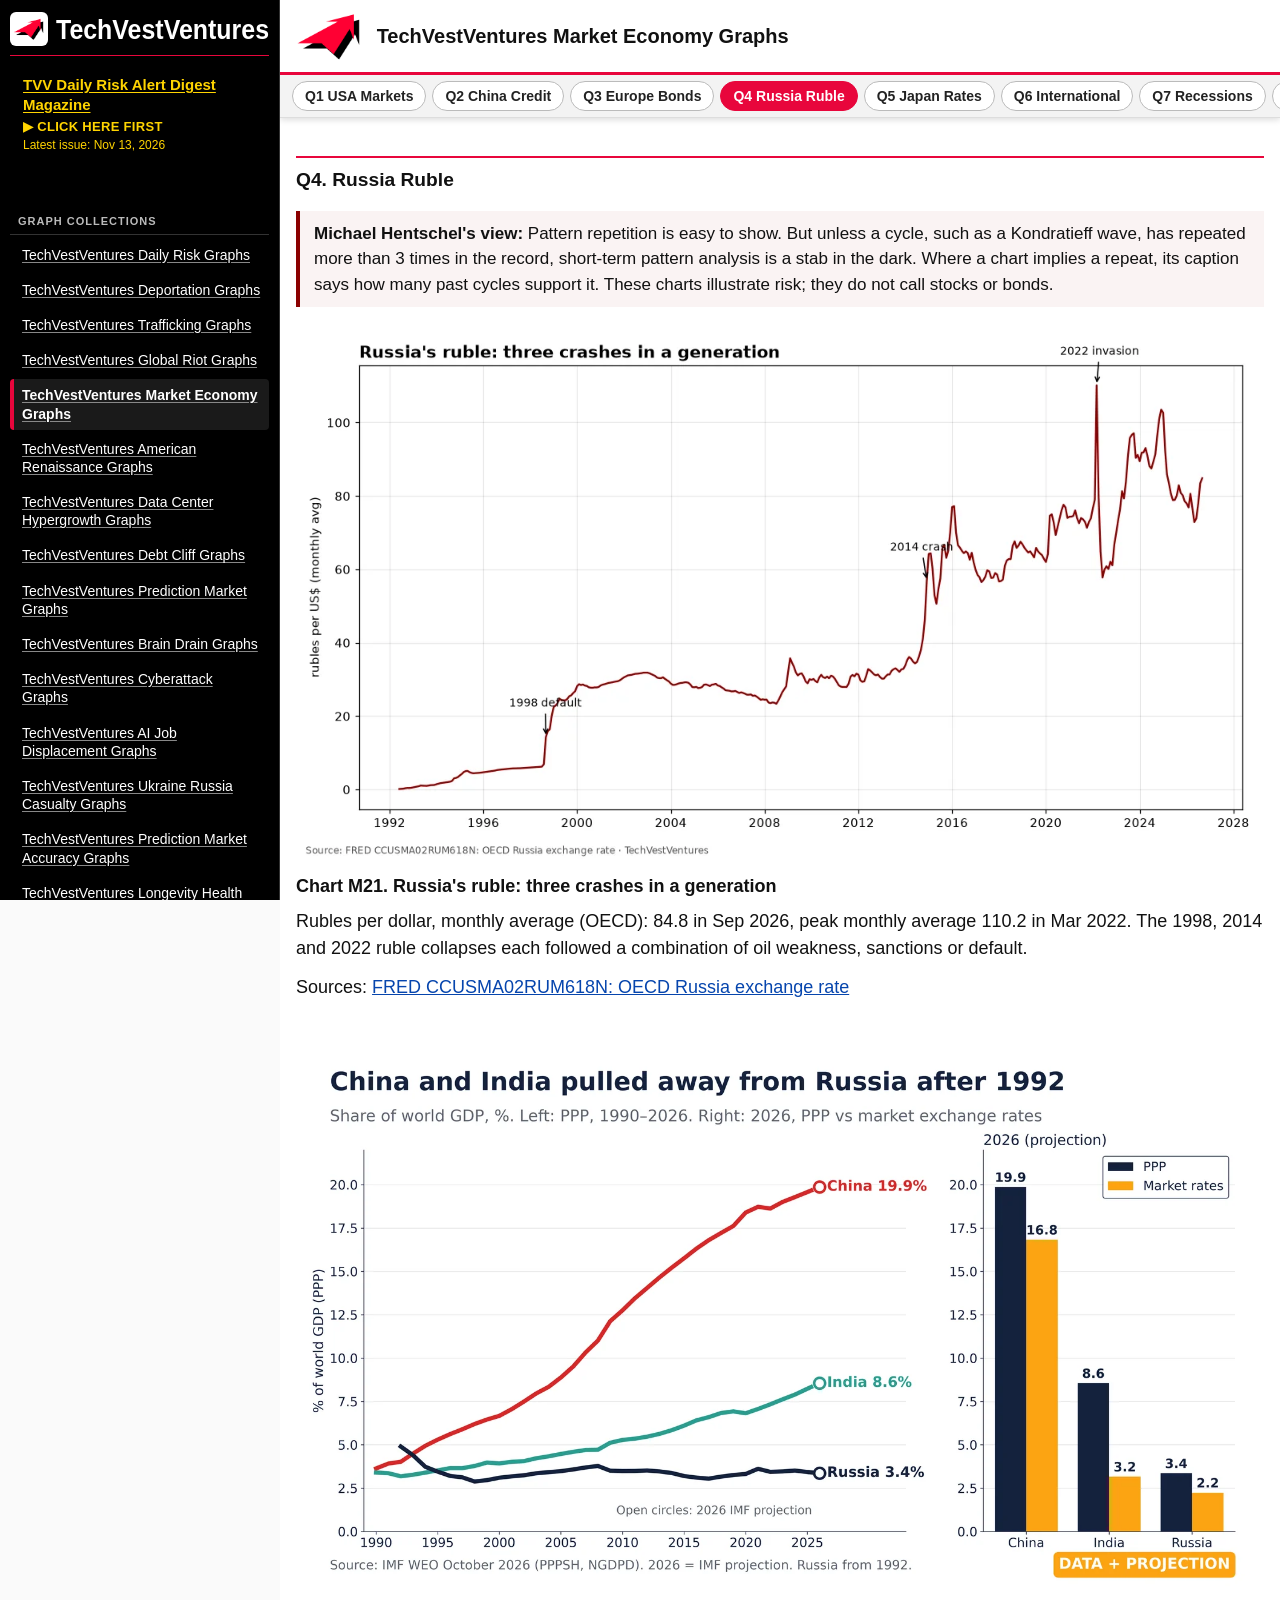
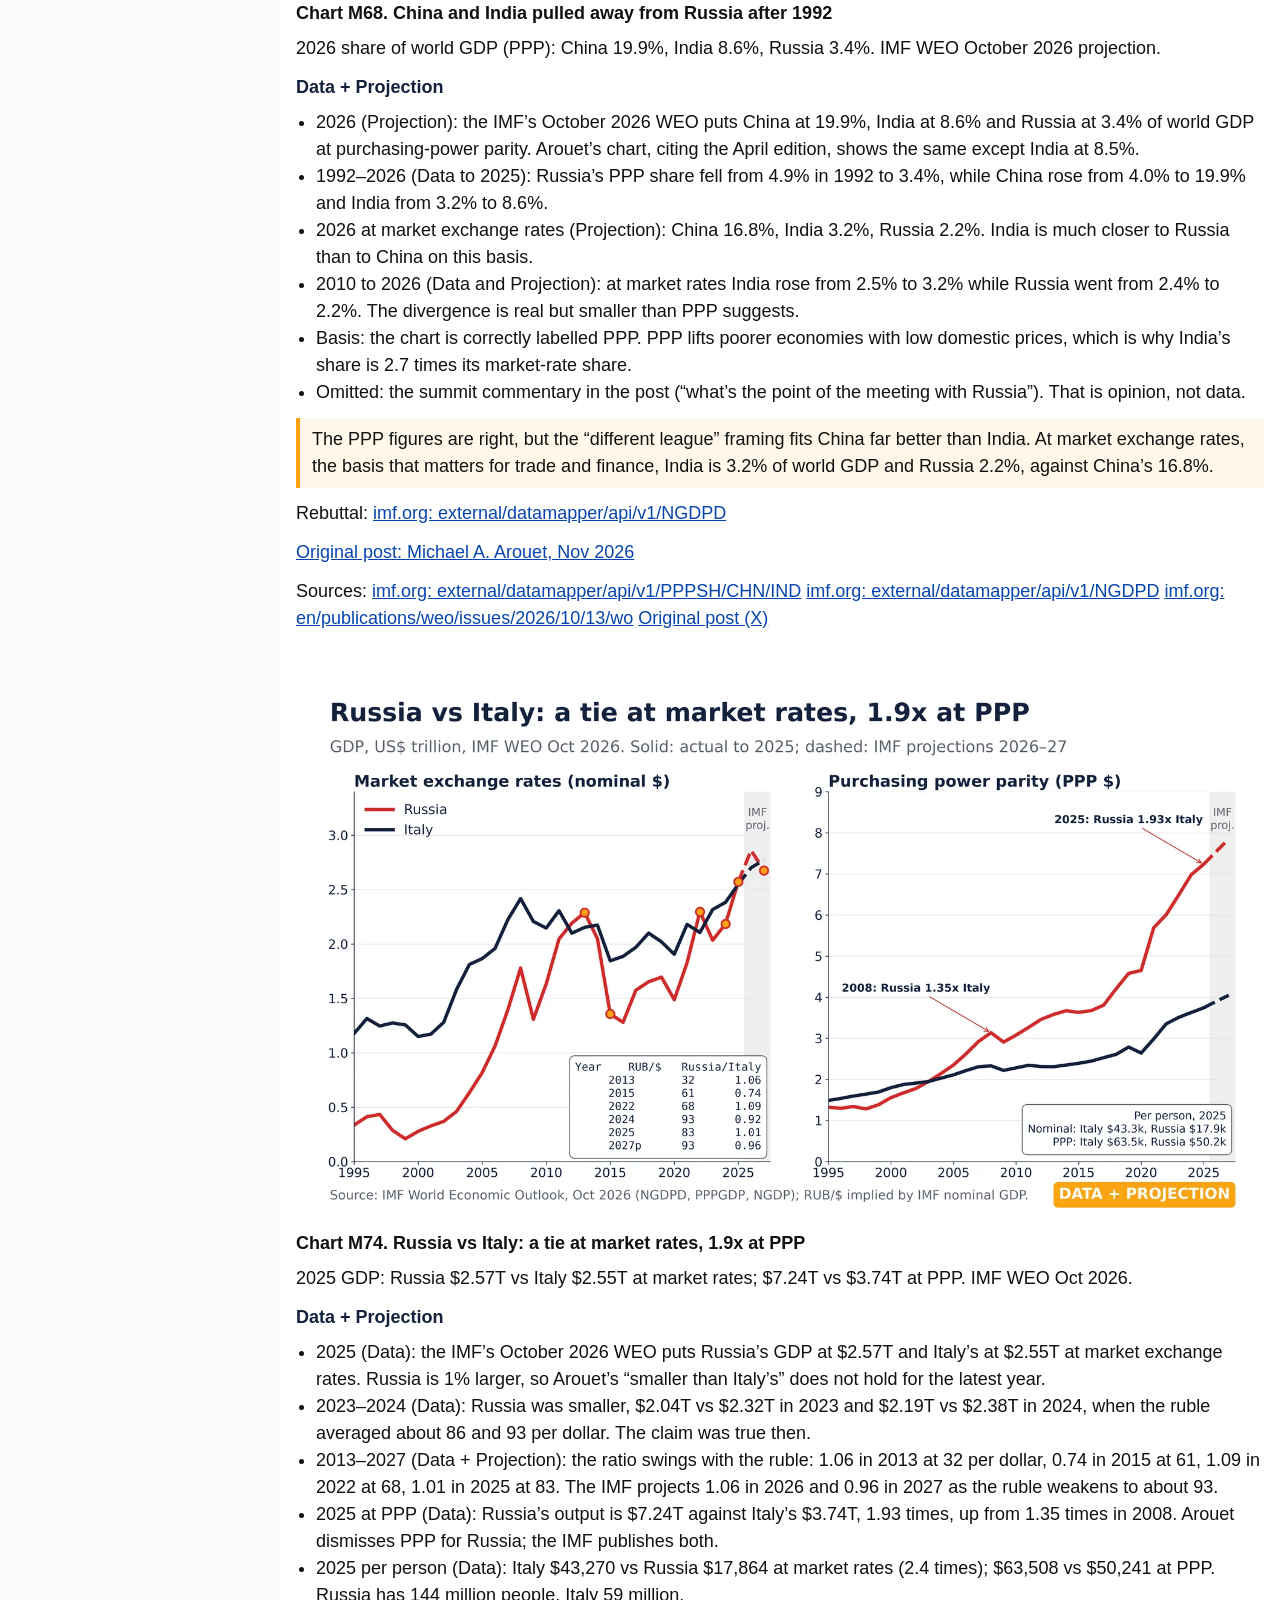
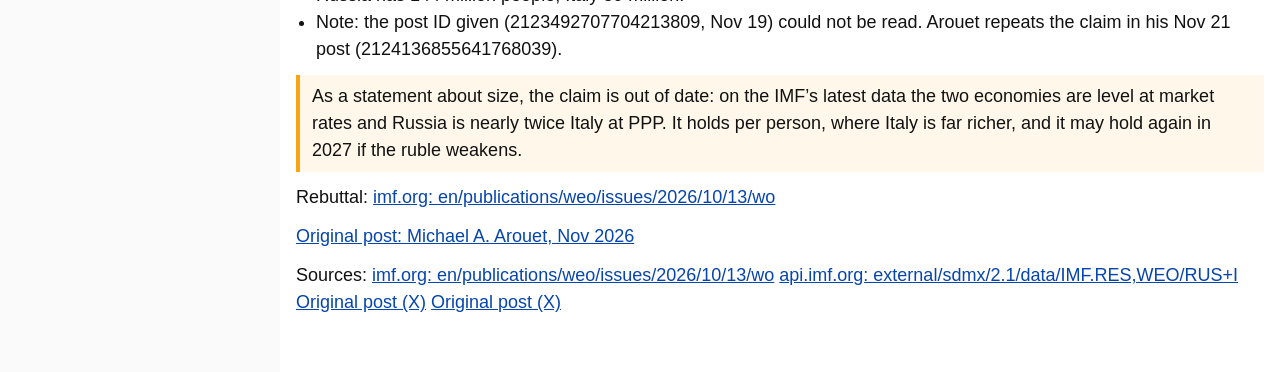
<file: issues/Q4.html>
<!doctype html><html lang="en"><head><meta charset="utf-8"><meta name="viewport" content="width=device-width,initial-scale=1"><title>TechVestVentures Market Economy Graphs — Q4</title><link rel="icon" href="../assets/favicon.svg" type="image/svg+xml"><link rel="icon" href="../assets/favicon-32.png" sizes="32x32" type="image/png"><link rel="apple-touch-icon" href="../assets/apple-touch-icon.png"><link rel="stylesheet" href="../assets/style.css"><script>if(!/[?&]raw/.test(location.search))location.replace("../index.html#Q4")</script></head><body><main id="issue"><h2 class="desk">Q4. Russia Ruble</h2><div class="view"><b>Michael Hentschel's view:</b> Pattern repetition is easy to show. But unless a cycle, such as a Kondratieff wave, has repeated more than 3 times in the record, short-term pattern analysis is a stab in the dark. Where a chart implies a repeat, its caption says how many past cycles support it. These charts illustrate risk; they do not call stocks or bonds.</div><figure class="g" id="M21"><img src="img/M21.webp" alt="Russia&#x27;s ruble: three crashes in a generation" loading="lazy"><figcaption><span class="t">Chart M21. Russia&#x27;s ruble: three crashes in a generation</span><p>Rubles per dollar, monthly average (OECD): 84.8 in Sep 2026, peak monthly average 110.2 in Mar 2022. The 1998, 2014 and 2022 ruble collapses each followed a combination of oil weakness, sanctions or default.</p><p>Sources: <a href="https://fred.stlouisfed.org/series/CCUSMA02RUM618N">FRED CCUSMA02RUM618N: OECD Russia exchange rate</a></p></figcaption></figure>
<figure class="g" id="M68"><img src="img/M68.webp" alt="China and India pulled away from Russia after 1992" loading="lazy"><figcaption><span class="t">Chart M68. China and India pulled away from Russia after 1992</span><p>2026 share of world GDP (PPP): China 19.9%, India 8.6%, Russia 3.4%. IMF WEO October 2026 projection.</p><p class="lab">Data + Projection</p><ul class="b"><li>2026 (Projection): the IMF’s October 2026 WEO puts China at 19.9%, India at 8.6% and Russia at 3.4% of world GDP at purchasing-power parity. Arouet’s chart, citing the April edition, shows the same except India at 8.5%.</li><li>1992–2026 (Data to 2025): Russia’s PPP share fell from 4.9% in 1992 to 3.4%, while China rose from 4.0% to 19.9% and India from 3.2% to 8.6%.</li><li>2026 at market exchange rates (Projection): China 16.8%, India 3.2%, Russia 2.2%. India is much closer to Russia than to China on this basis.</li><li>2010 to 2026 (Data and Projection): at market rates India rose from 2.5% to 3.2% while Russia went from 2.4% to 2.2%. The divergence is real but smaller than PPP suggests.</li><li>Basis: the chart is correctly labelled PPP. PPP lifts poorer economies with low domestic prices, which is why India’s share is 2.7 times its market-rate share.</li><li>Omitted: the summit commentary in the post (“what’s the point of the meeting with Russia”). That is opinion, not data.</li></ul><p class="doubt">The PPP figures are right, but the “different league” framing fits China far better than India. At market exchange rates, the basis that matters for trade and finance, India is 3.2% of world GDP and Russia 2.2%, against China’s 16.8%.</p><p>Rebuttal: <a href="https://www.imf.org/external/datamapper/api/v1/NGDPD">imf.org: external/datamapper/api/v1/NGDPD</a></p><p><a href="https://x.com/MichaelAArouet/status/2123068907426845181">Original post: Michael A. Arouet, Nov 2026</a></p><p>Sources: <a href="https://www.imf.org/external/datamapper/api/v1/PPPSH/CHN/IND/RUS">imf.org: external/datamapper/api/v1/PPPSH/CHN/IND</a> <a href="https://www.imf.org/external/datamapper/api/v1/NGDPD">imf.org: external/datamapper/api/v1/NGDPD</a> <a href="https://www.imf.org/en/publications/weo/issues/2026/10/13/world-economic-outlook-october-2026">imf.org: en/publications/weo/issues/2026/10/13/wo</a> <a href="https://x.com/MichaelAArouet/status/2123068907426845181">Original post (X)</a></p></figcaption></figure>
<figure class="g" id="M74"><img src="img/M74.webp" alt="Russia vs Italy: a tie at market rates, 1.9x at PPP" loading="lazy"><figcaption><span class="t">Chart M74. Russia vs Italy: a tie at market rates, 1.9x at PPP</span><p>2025 GDP: Russia $2.57T vs Italy $2.55T at market rates; $7.24T vs $3.74T at PPP. IMF WEO Oct 2026.</p><p class="lab">Data + Projection</p><ul class="b"><li>2025 (Data): the IMF’s October 2026 WEO puts Russia’s GDP at $2.57T and Italy’s at $2.55T at market exchange rates. Russia is 1% larger, so Arouet’s “smaller than Italy’s” does not hold for the latest year.</li><li>2023–2024 (Data): Russia was smaller, $2.04T vs $2.32T in 2023 and $2.19T vs $2.38T in 2024, when the ruble averaged about 86 and 93 per dollar. The claim was true then.</li><li>2013–2027 (Data + Projection): the ratio swings with the ruble: 1.06 in 2013 at 32 per dollar, 0.74 in 2015 at 61, 1.09 in 2022 at 68, 1.01 in 2025 at 83. The IMF projects 1.06 in 2026 and 0.96 in 2027 as the ruble weakens to about 93.</li><li>2025 at PPP (Data): Russia’s output is $7.24T against Italy’s $3.74T, 1.93 times, up from 1.35 times in 2008. Arouet dismisses PPP for Russia; the IMF publishes both.</li><li>2025 per person (Data): Italy $43,270 vs Russia $17,864 at market rates (2.4 times); $63,508 vs $50,241 at PPP. Russia has 144 million people, Italy 59 million.</li><li>Note: the post ID given (2123492707704213809, Nov 19) could not be read. Arouet repeats the claim in his Nov 21 post (2124136855641768039).</li></ul><p class="doubt">As a statement about size, the claim is out of date: on the IMF’s latest data the two economies are level at market rates and Russia is nearly twice Italy at PPP. It holds per person, where Italy is far richer, and it may hold again in 2027 if the ruble weakens.</p><p>Rebuttal: <a href="https://www.imf.org/en/publications/weo/issues/2026/10/13/world-economic-outlook-october-2026">imf.org: en/publications/weo/issues/2026/10/13/wo</a></p><p><a href="https://x.com/i/status/2123492707704213809">Original post: Michael A. Arouet, Nov 2026</a></p><p>Sources: <a href="https://www.imf.org/en/publications/weo/issues/2026/10/13/world-economic-outlook-october-2026">imf.org: en/publications/weo/issues/2026/10/13/wo</a> <a href="https://api.imf.org/external/sdmx/2.1/data/IMF.RES,WEO/RUS+ITA.NGDPD+PPPGDP+NGDP+NGDPDPC+PPPPC+LP.A">api.imf.org: external/sdmx/2.1/data/IMF.RES,WEO/RUS+I</a> <a href="https://x.com/i/status/2123492707704213809">Original post (X)</a> <a href="https://x.com/i/status/2124136855641768039">Original post (X)</a></p></figcaption></figure></main></body></html>
</file>
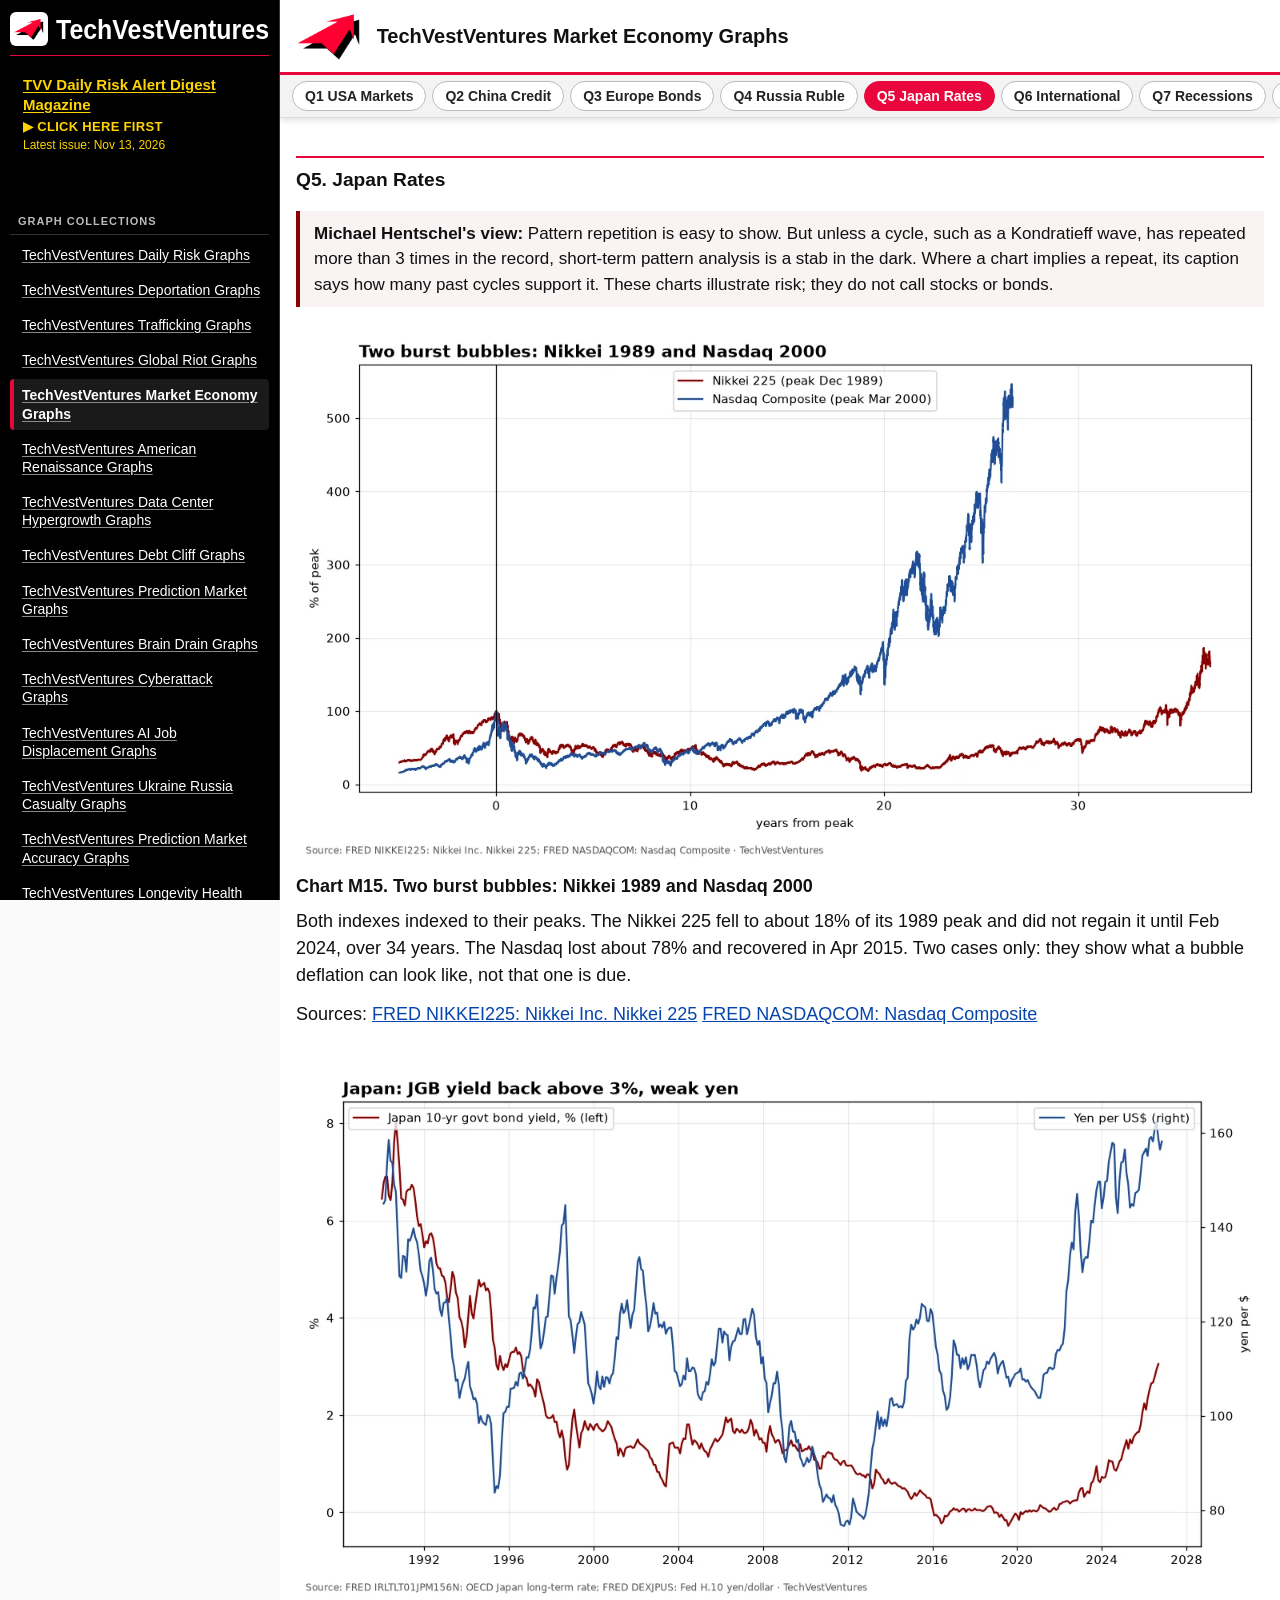
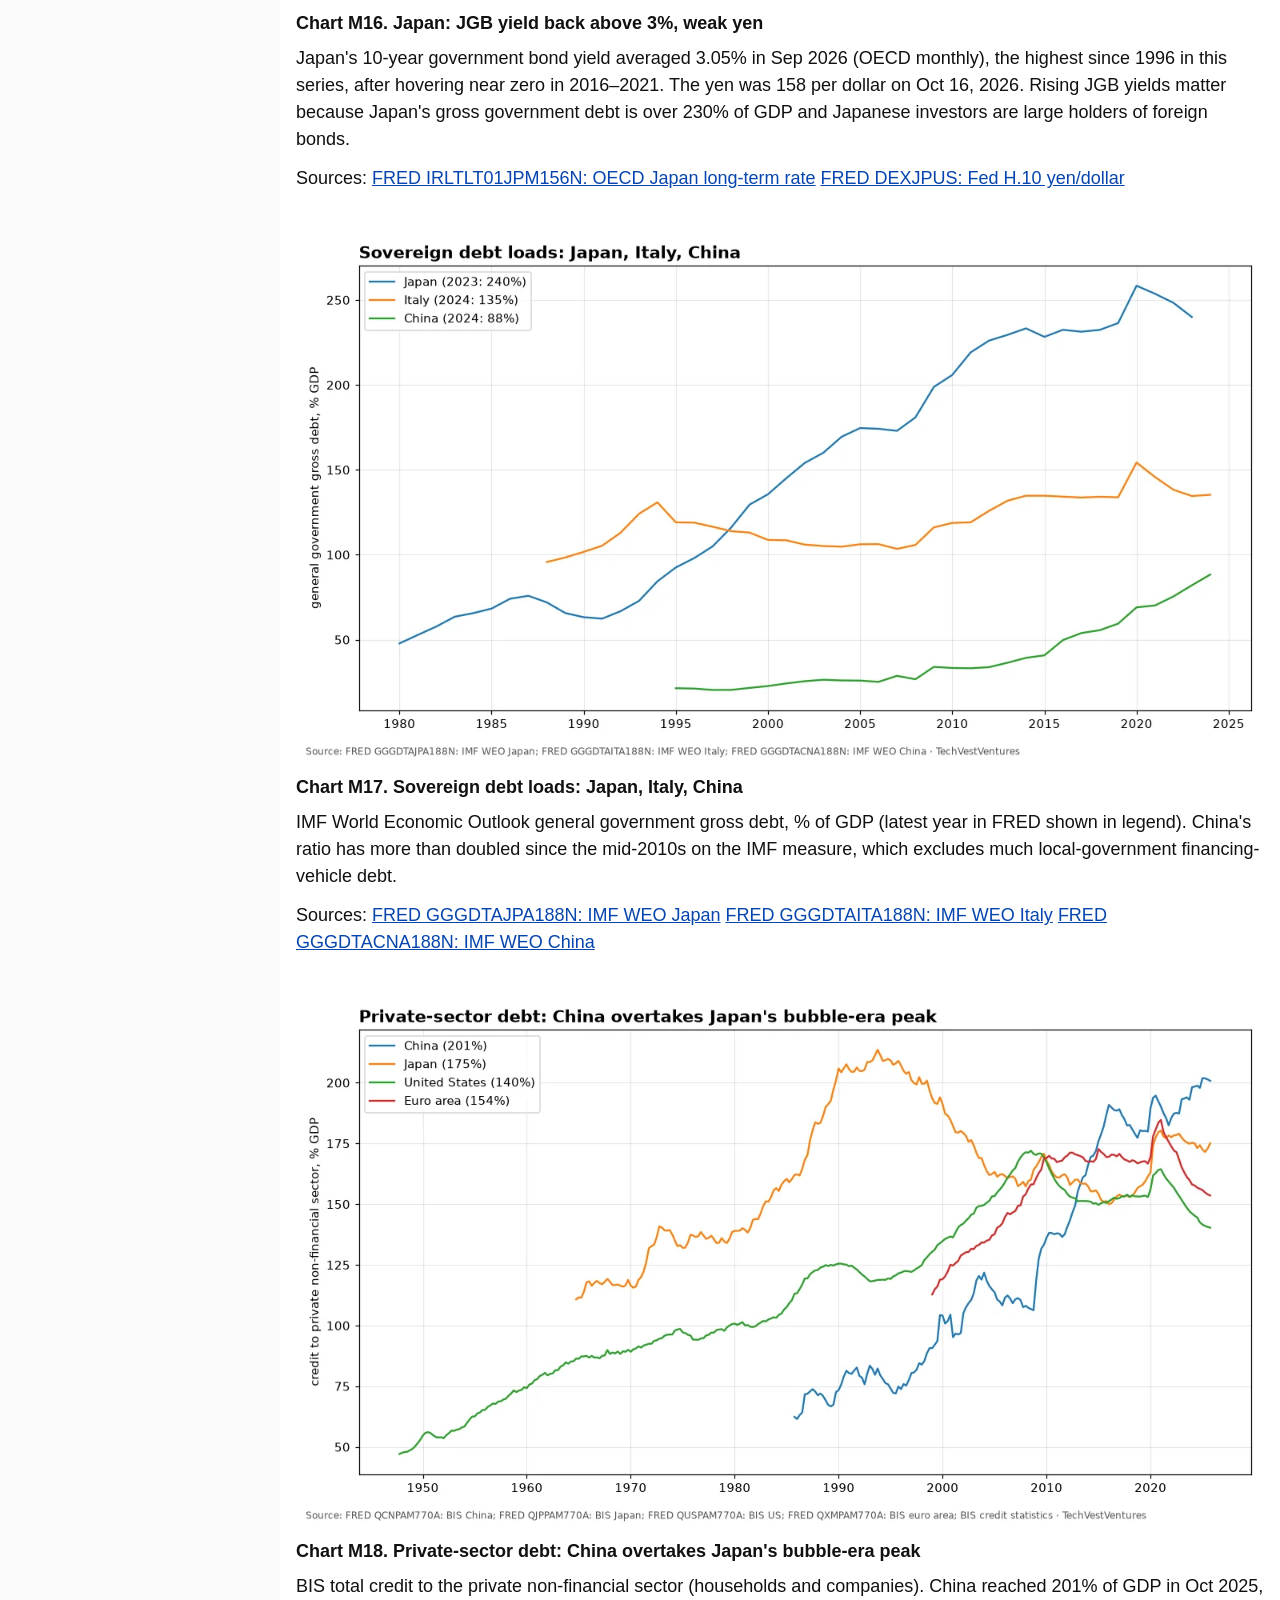
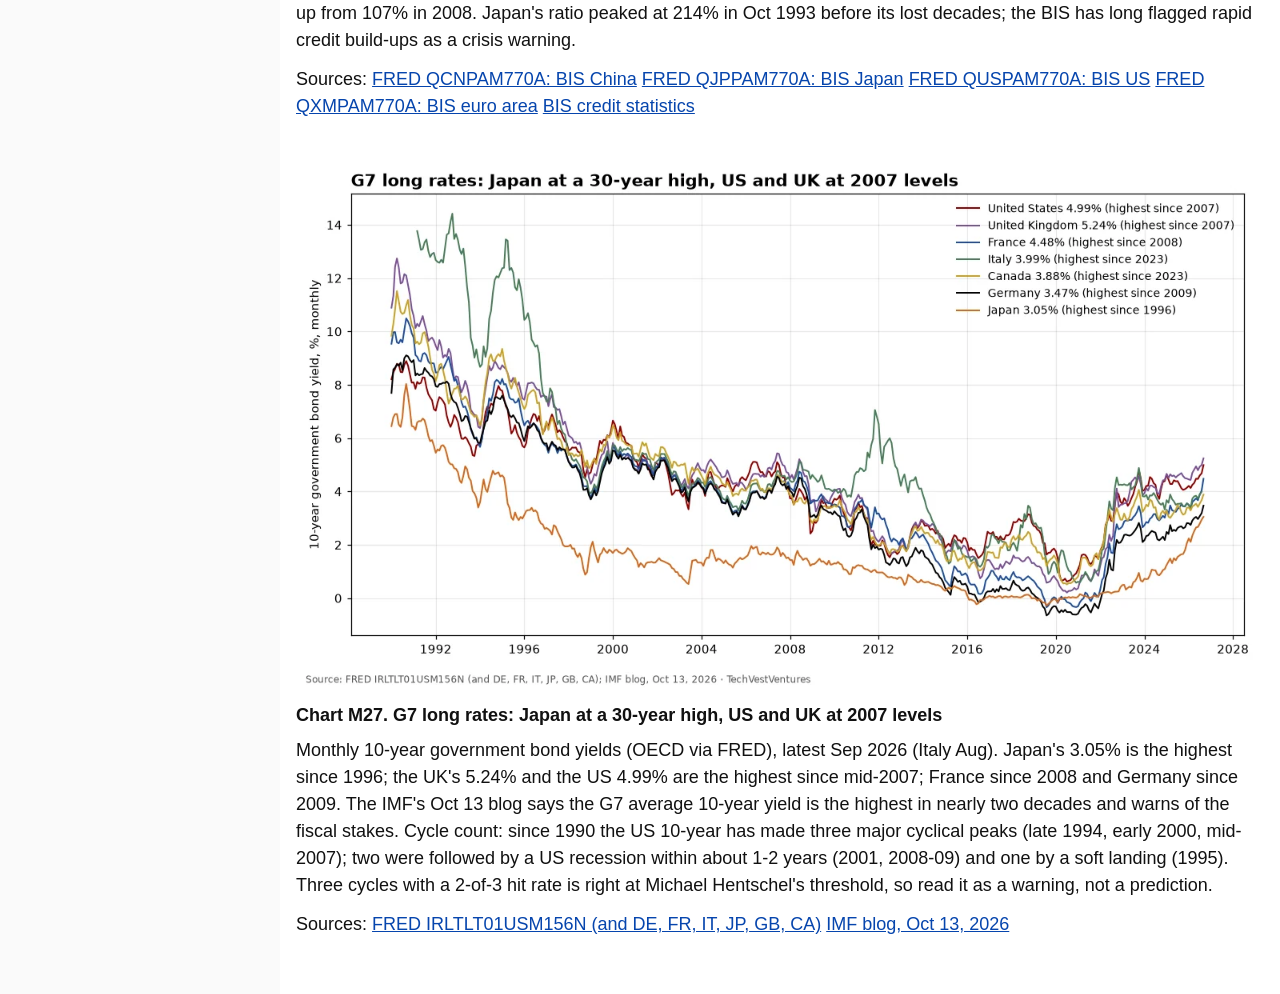
<file: issues/Q5.html>
<!doctype html><html lang="en"><head><meta charset="utf-8"><meta name="viewport" content="width=device-width,initial-scale=1"><title>TechVestVentures Market Economy Graphs — Q5</title><link rel="icon" href="../assets/favicon.svg" type="image/svg+xml"><link rel="icon" href="../assets/favicon-32.png" sizes="32x32" type="image/png"><link rel="apple-touch-icon" href="../assets/apple-touch-icon.png"><link rel="stylesheet" href="../assets/style.css"><script>if(!/[?&]raw/.test(location.search))location.replace("../index.html#Q5")</script></head><body><main id="issue"><h2 class="desk">Q5. Japan Rates</h2><div class="view"><b>Michael Hentschel's view:</b> Pattern repetition is easy to show. But unless a cycle, such as a Kondratieff wave, has repeated more than 3 times in the record, short-term pattern analysis is a stab in the dark. Where a chart implies a repeat, its caption says how many past cycles support it. These charts illustrate risk; they do not call stocks or bonds.</div><figure class="g" id="M15"><img src="img/M15.webp" alt="Two burst bubbles: Nikkei 1989 and Nasdaq 2000" loading="lazy"><figcaption><span class="t">Chart M15. Two burst bubbles: Nikkei 1989 and Nasdaq 2000</span><p>Both indexes indexed to their peaks. The Nikkei 225 fell to about 18% of its 1989 peak and did not regain it until Feb 2024, over 34 years. The Nasdaq lost about 78% and recovered in Apr 2015. Two cases only: they show what a bubble deflation can look like, not that one is due.</p><p>Sources: <a href="https://fred.stlouisfed.org/series/NIKKEI225">FRED NIKKEI225: Nikkei Inc. Nikkei 225</a> <a href="https://fred.stlouisfed.org/series/NASDAQCOM">FRED NASDAQCOM: Nasdaq Composite</a></p></figcaption></figure>
<figure class="g" id="M16"><img src="img/M16.webp" alt="Japan: JGB yield back above 3%, weak yen" loading="lazy"><figcaption><span class="t">Chart M16. Japan: JGB yield back above 3%, weak yen</span><p>Japan&#x27;s 10-year government bond yield averaged 3.05% in Sep 2026 (OECD monthly), the highest since 1996 in this series, after hovering near zero in 2016–2021. The yen was 158 per dollar on Oct 16, 2026. Rising JGB yields matter because Japan&#x27;s gross government debt is over 230% of GDP and Japanese investors are large holders of foreign bonds.</p><p>Sources: <a href="https://fred.stlouisfed.org/series/IRLTLT01JPM156N">FRED IRLTLT01JPM156N: OECD Japan long-term rate</a> <a href="https://fred.stlouisfed.org/series/DEXJPUS">FRED DEXJPUS: Fed H.10 yen/dollar</a></p></figcaption></figure>
<figure class="g" id="M17"><img src="img/M17.webp" alt="Sovereign debt loads: Japan, Italy, China" loading="lazy"><figcaption><span class="t">Chart M17. Sovereign debt loads: Japan, Italy, China</span><p>IMF World Economic Outlook general government gross debt, % of GDP (latest year in FRED shown in legend). China&#x27;s ratio has more than doubled since the mid-2010s on the IMF measure, which excludes much local-government financing-vehicle debt.</p><p>Sources: <a href="https://fred.stlouisfed.org/series/GGGDTAJPA188N">FRED GGGDTAJPA188N: IMF WEO Japan</a> <a href="https://fred.stlouisfed.org/series/GGGDTAITA188N">FRED GGGDTAITA188N: IMF WEO Italy</a> <a href="https://fred.stlouisfed.org/series/GGGDTACNA188N">FRED GGGDTACNA188N: IMF WEO China</a></p></figcaption></figure>
<figure class="g" id="M18"><img src="img/M18.webp" alt="Private-sector debt: China overtakes Japan&#x27;s bubble-era peak" loading="lazy"><figcaption><span class="t">Chart M18. Private-sector debt: China overtakes Japan&#x27;s bubble-era peak</span><p>BIS total credit to the private non-financial sector (households and companies). China reached 201% of GDP in Oct 2025, up from 107% in 2008. Japan&#x27;s ratio peaked at 214% in Oct 1993 before its lost decades; the BIS has long flagged rapid credit build-ups as a crisis warning.</p><p>Sources: <a href="https://fred.stlouisfed.org/series/QCNPAM770A">FRED QCNPAM770A: BIS China</a> <a href="https://fred.stlouisfed.org/series/QJPPAM770A">FRED QJPPAM770A: BIS Japan</a> <a href="https://fred.stlouisfed.org/series/QUSPAM770A">FRED QUSPAM770A: BIS US</a> <a href="https://fred.stlouisfed.org/series/QXMPAM770A">FRED QXMPAM770A: BIS euro area</a> <a href="https://data.bis.org/topics/TOTAL_CREDIT">BIS credit statistics</a></p></figcaption></figure>
<figure class="g" id="M27"><img src="img/M27.webp" alt="G7 long rates: Japan at a 30-year high, US and UK at 2007 levels" loading="lazy"><figcaption><span class="t">Chart M27. G7 long rates: Japan at a 30-year high, US and UK at 2007 levels</span><p>Monthly 10-year government bond yields (OECD via FRED), latest Sep 2026 (Italy Aug). Japan&#x27;s 3.05% is the highest since 1996; the UK&#x27;s 5.24% and the US 4.99% are the highest since mid-2007; France since 2008 and Germany since 2009. The IMF&#x27;s Oct 13 blog says the G7 average 10-year yield is the highest in nearly two decades and warns of the fiscal stakes. Cycle count: since 1990 the US 10-year has made three major cyclical peaks (late 1994, early 2000, mid-2007); two were followed by a US recession within about 1-2 years (2001, 2008-09) and one by a soft landing (1995). Three cycles with a 2-of-3 hit rate is right at Michael Hentschel&#x27;s threshold, so read it as a warning, not a prediction.</p><p>Sources: <a href="https://fred.stlouisfed.org/series/IRLTLT01USM156N">FRED IRLTLT01USM156N (and DE, FR, IT, JP, GB, CA)</a> <a href="https://www.imf.org/en/blogs/articles/2026/10/13/rising-sovereign-yields-raise-the-fiscal-stakes">IMF blog, Oct 13, 2026</a></p></figcaption></figure></main></body></html>
</file>
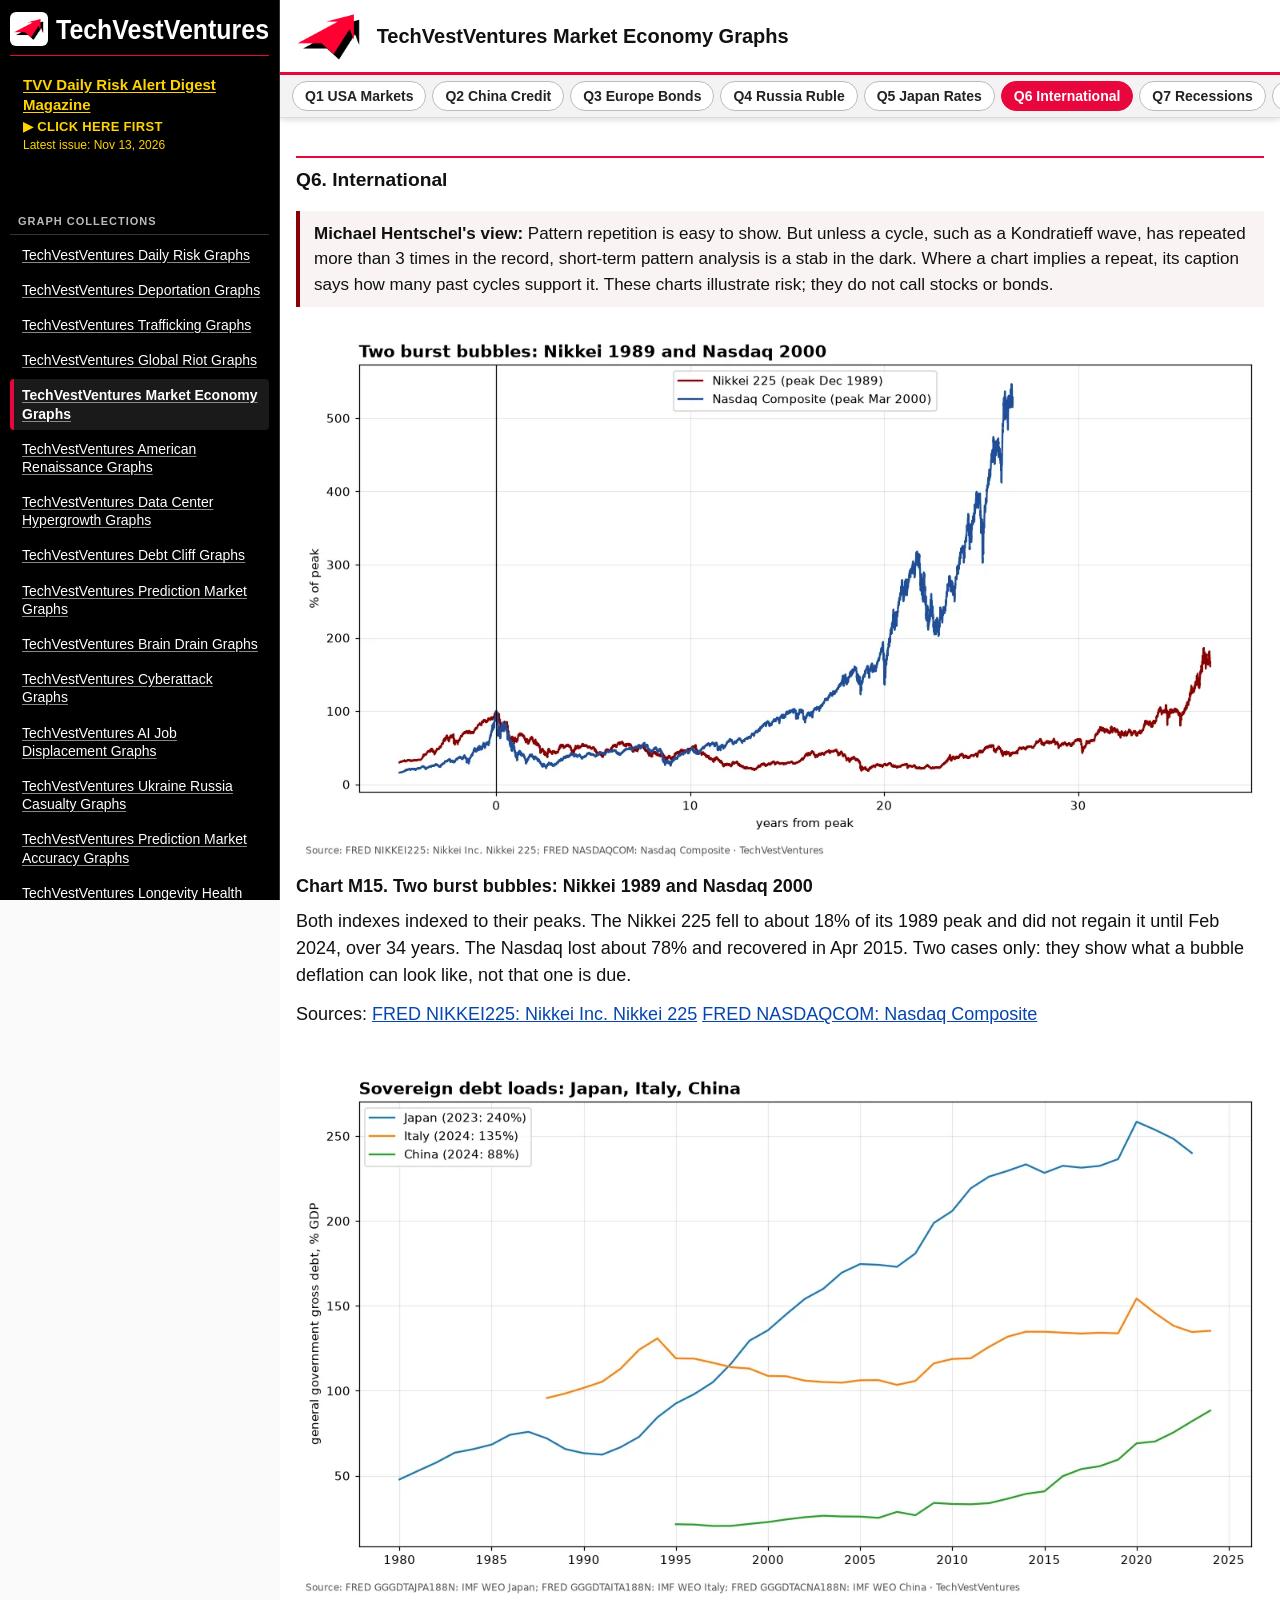
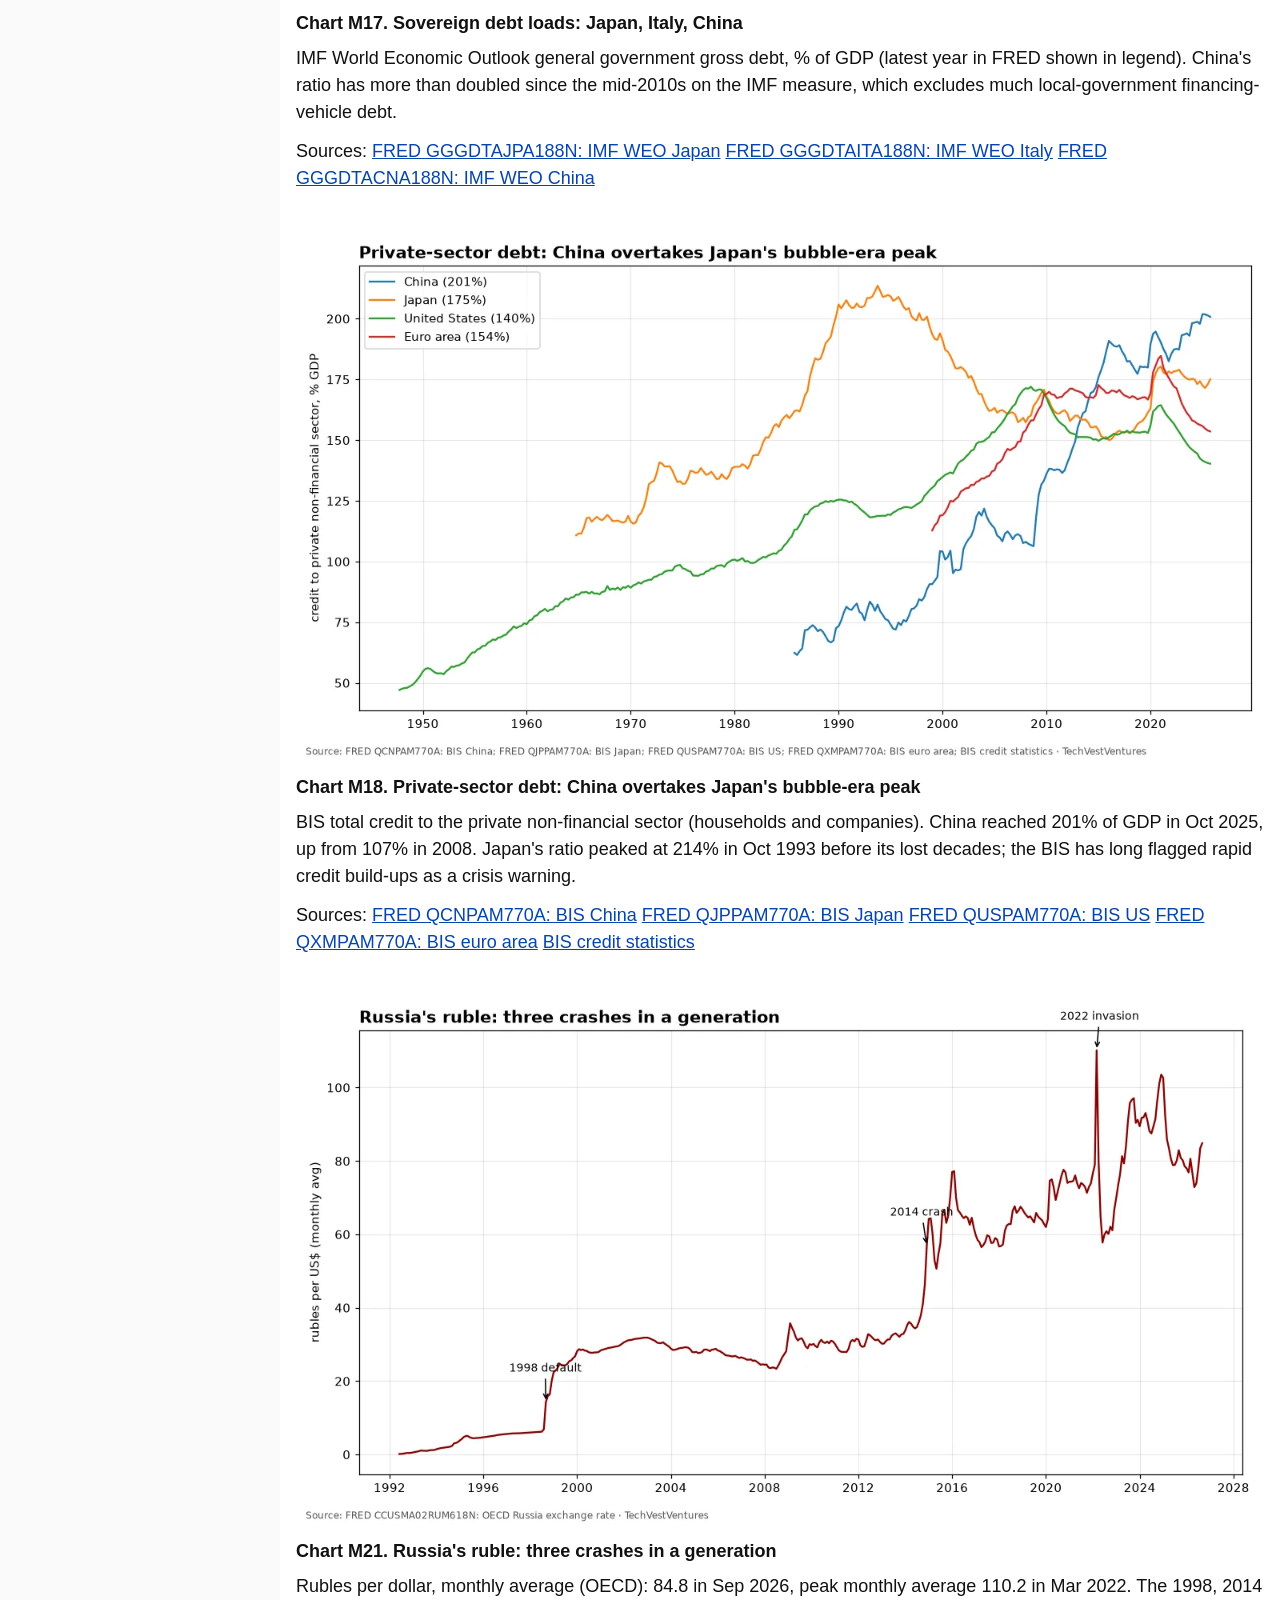
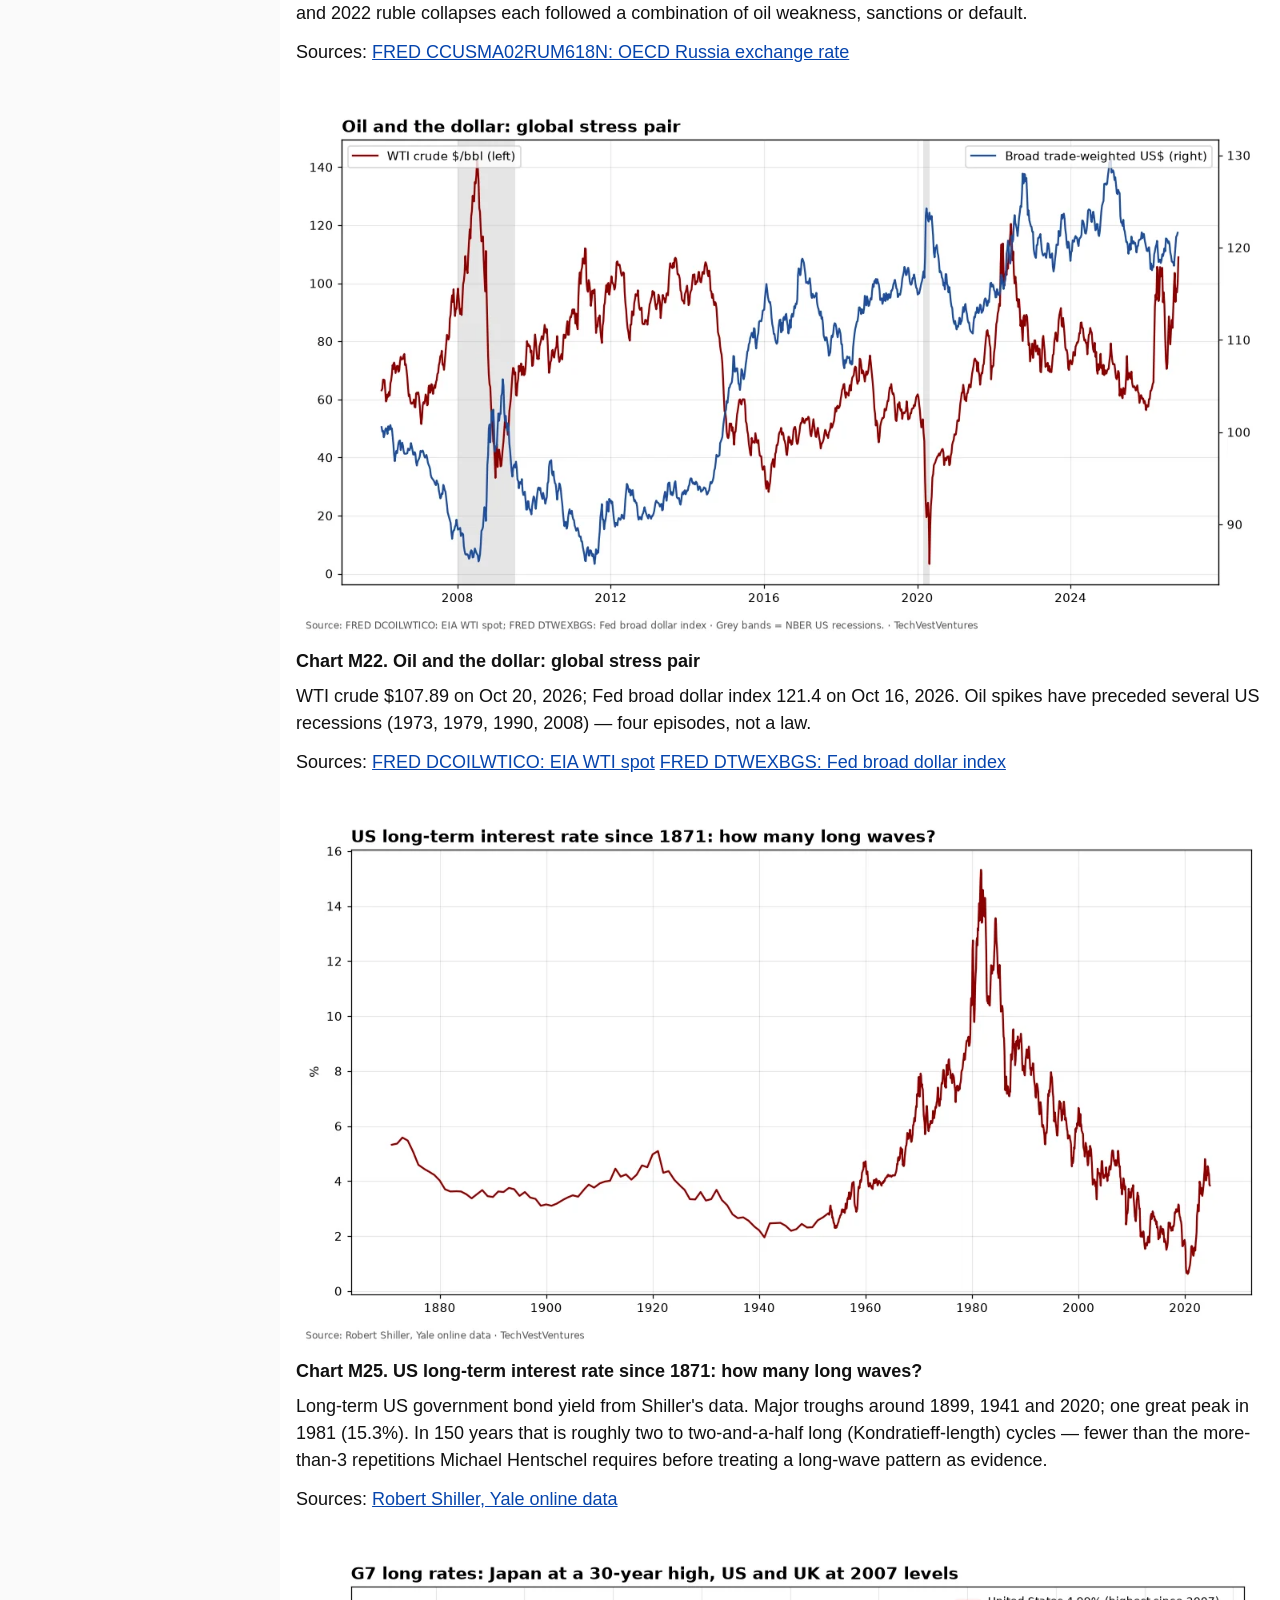
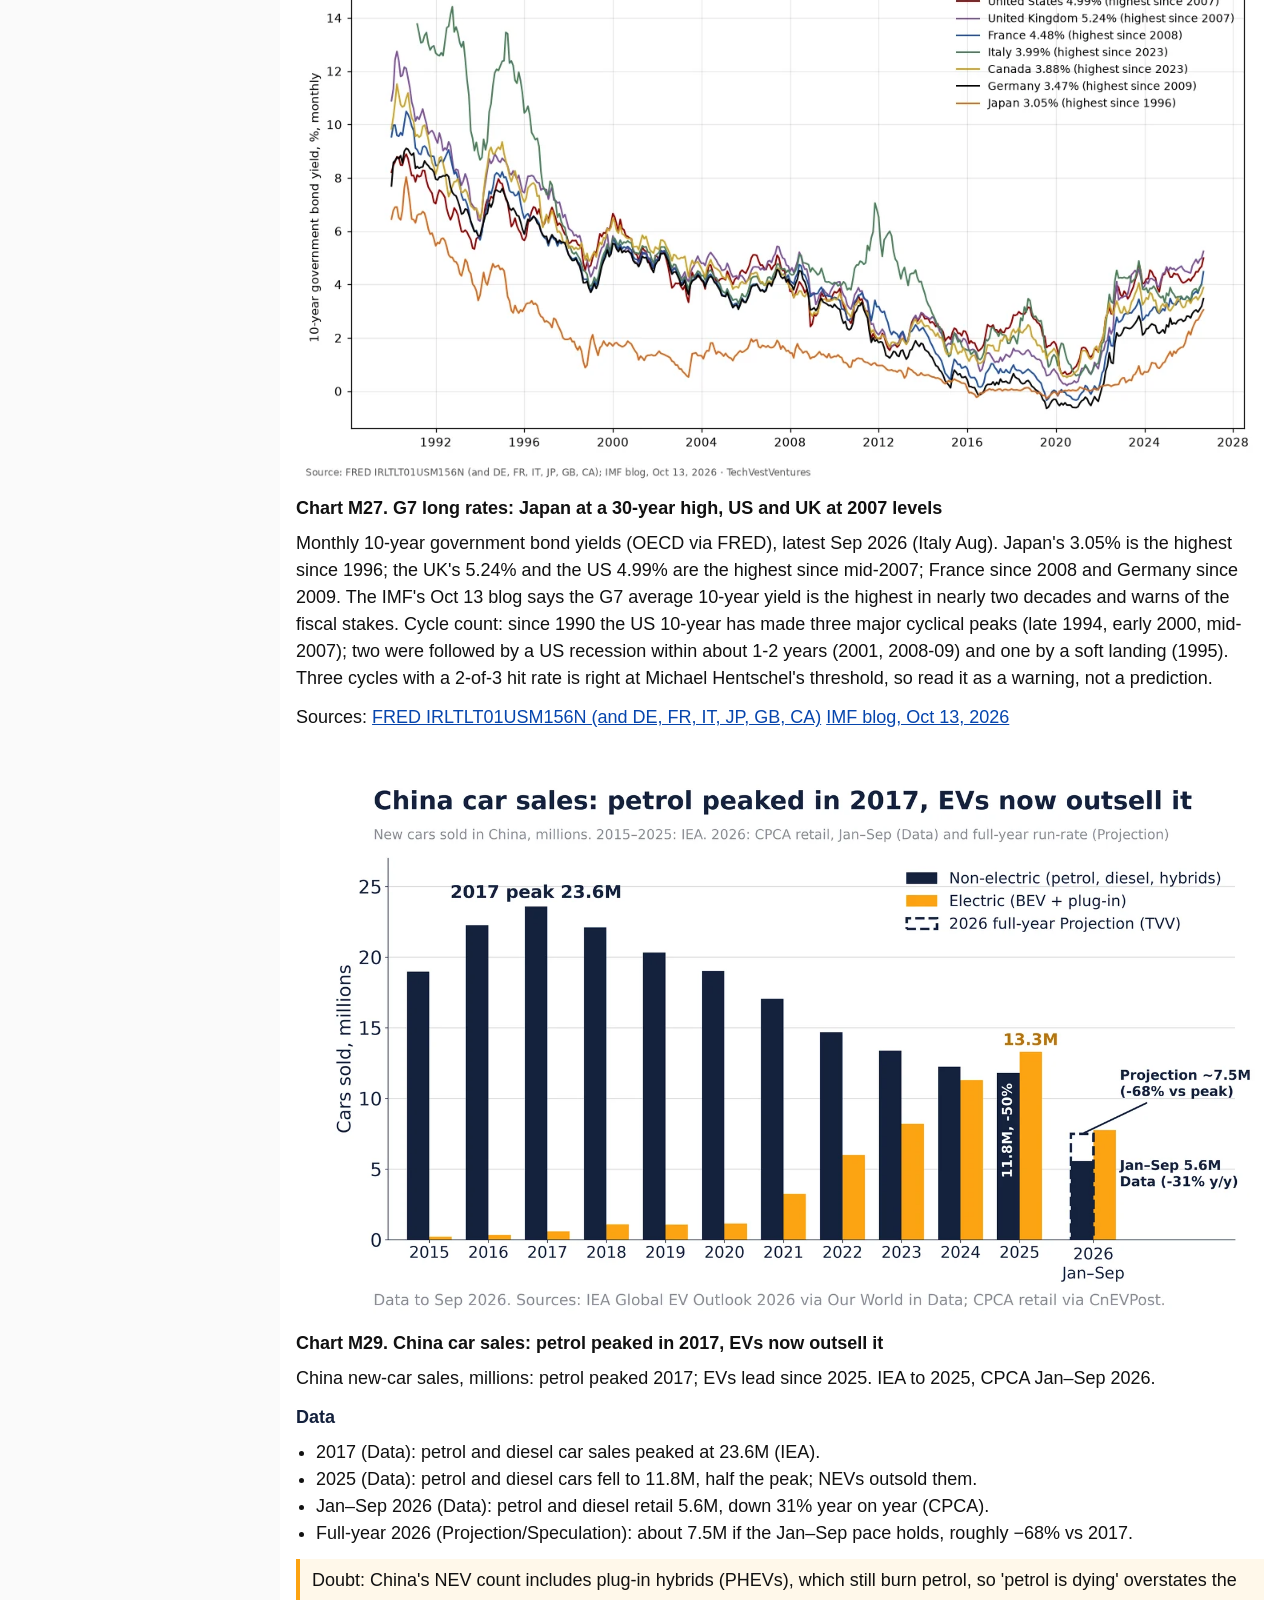
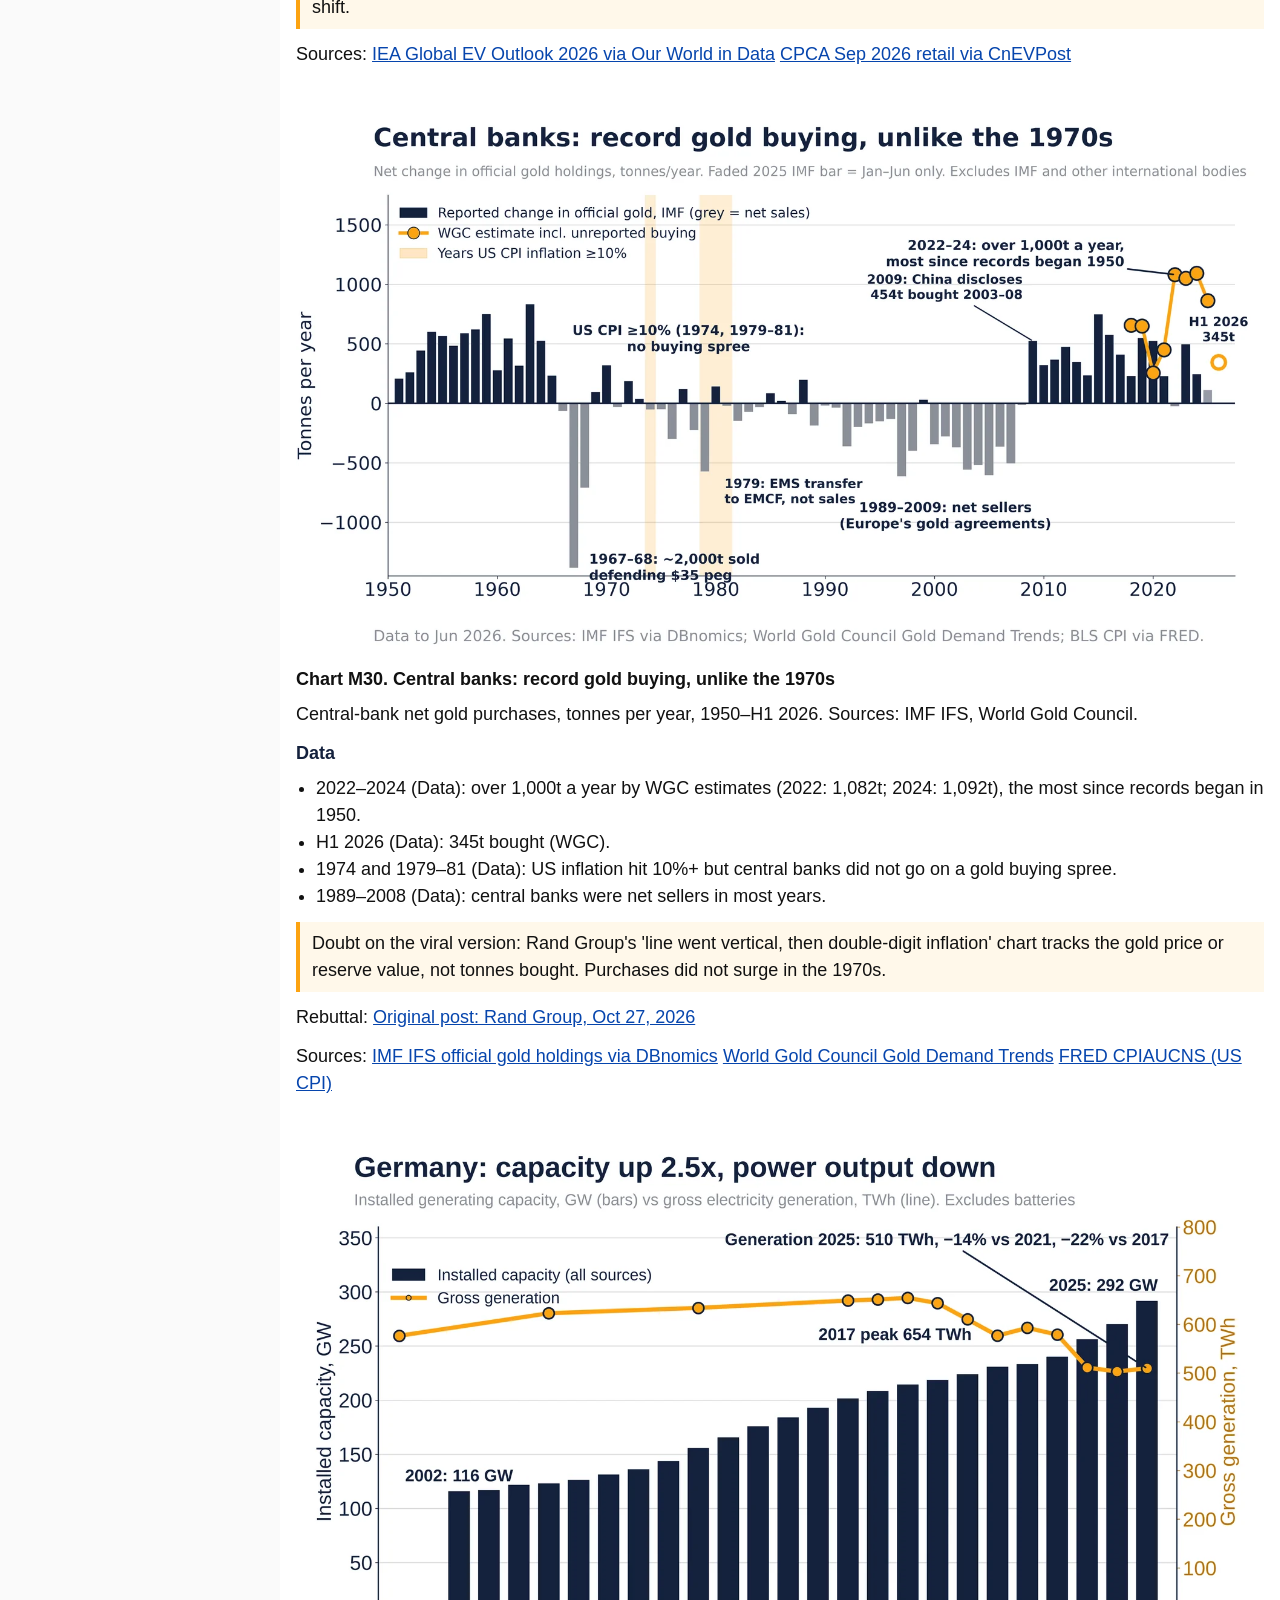
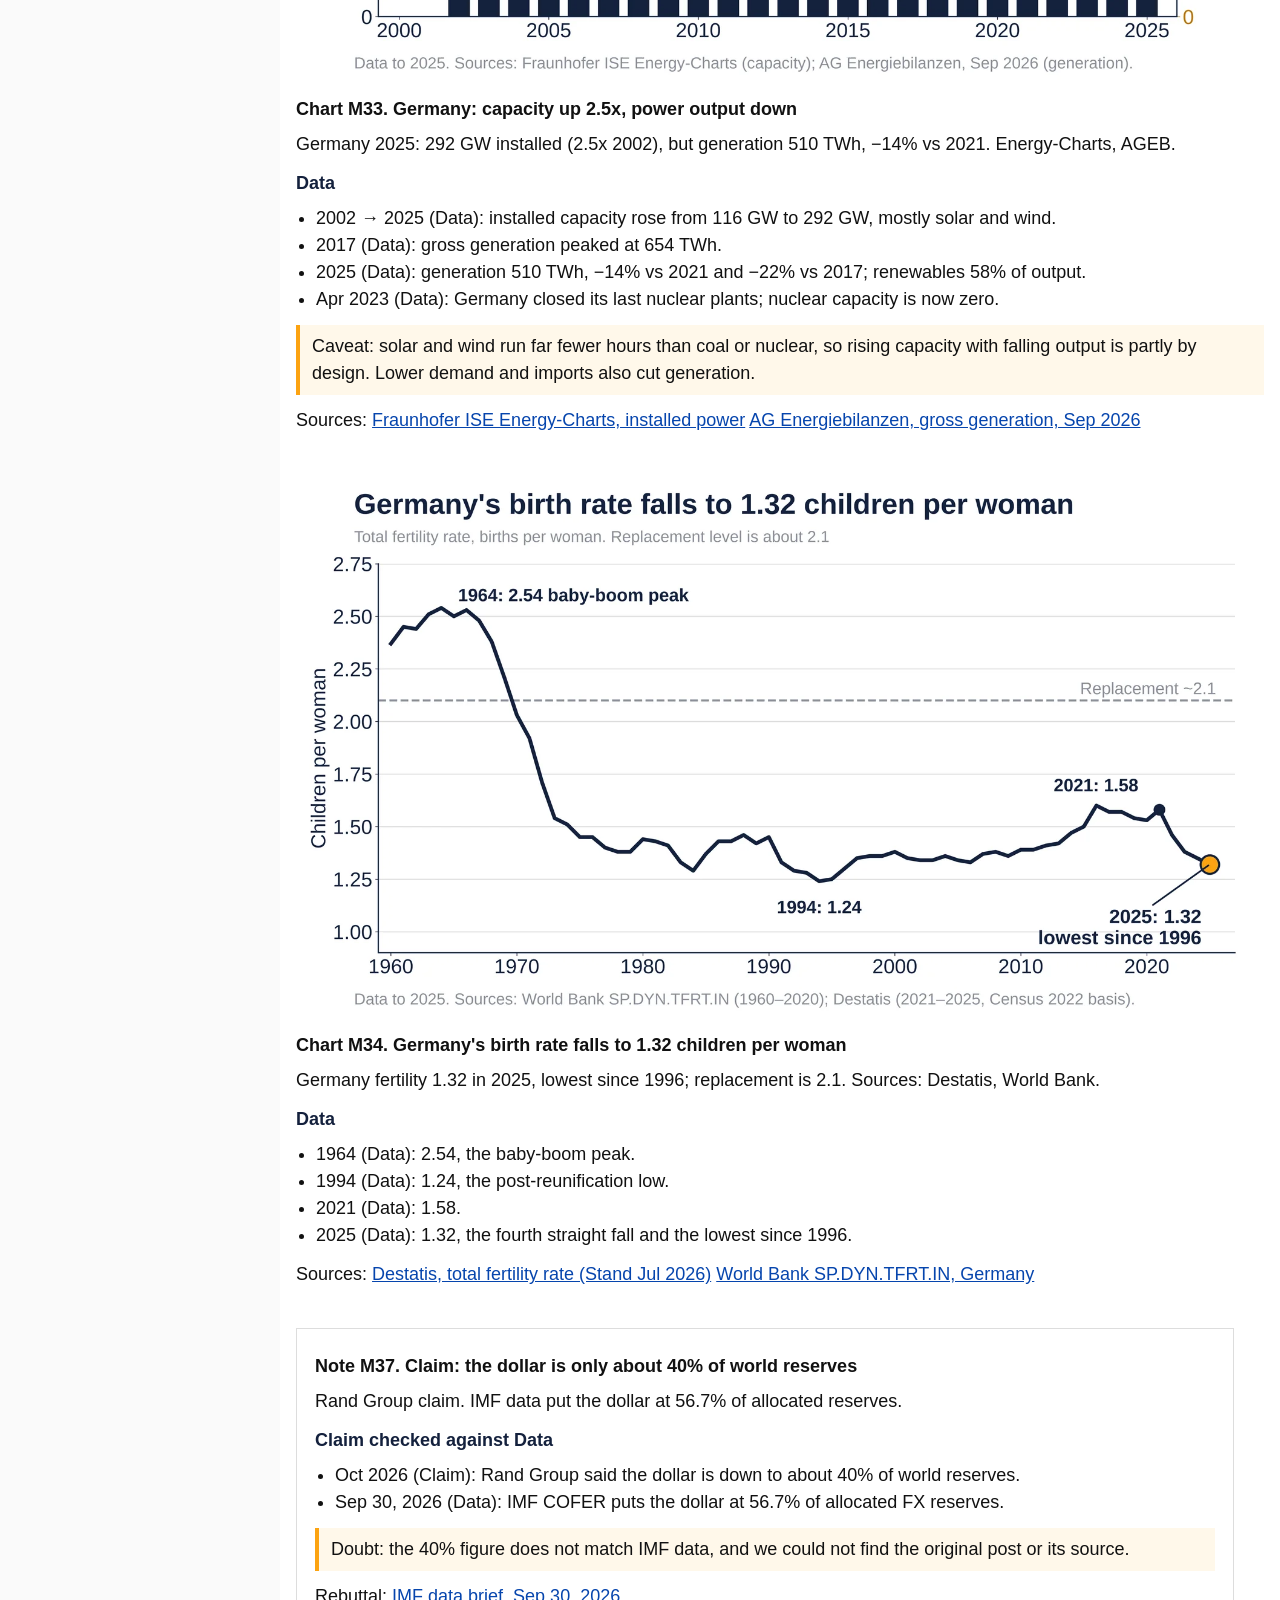
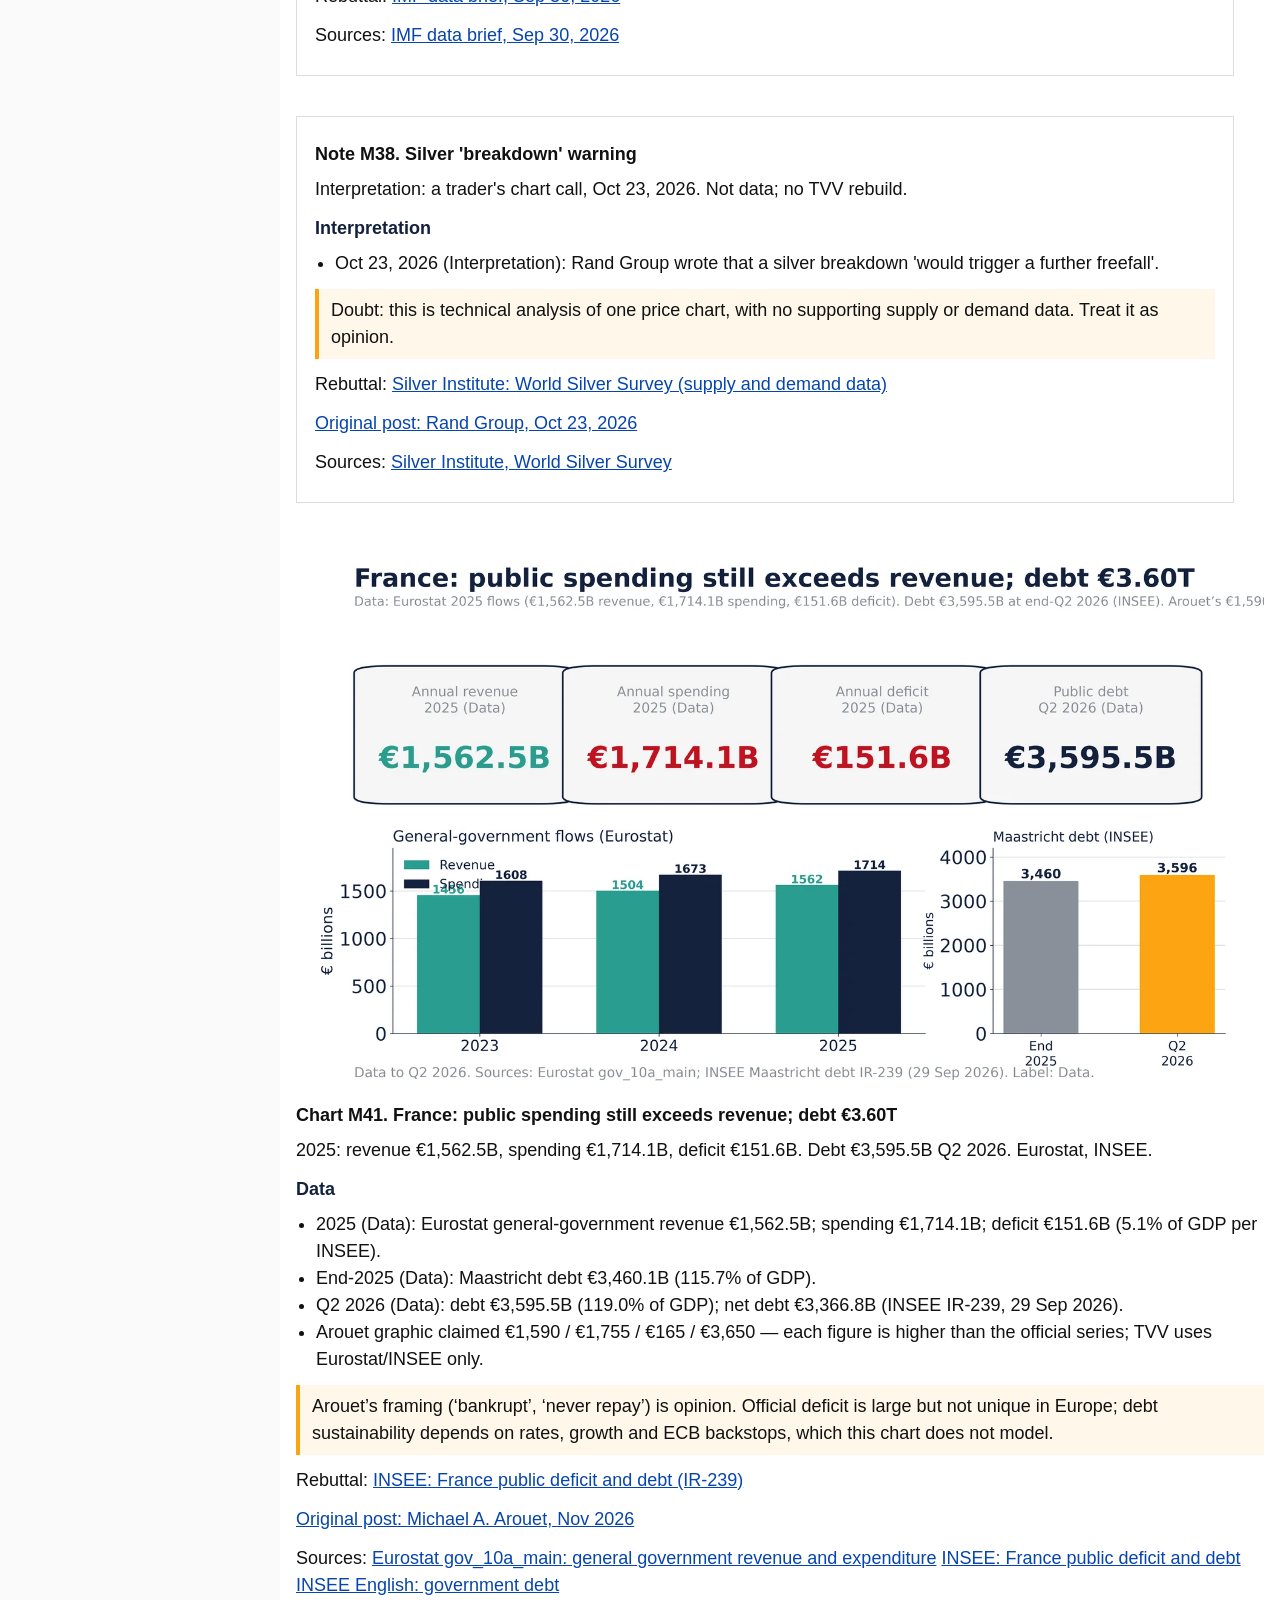
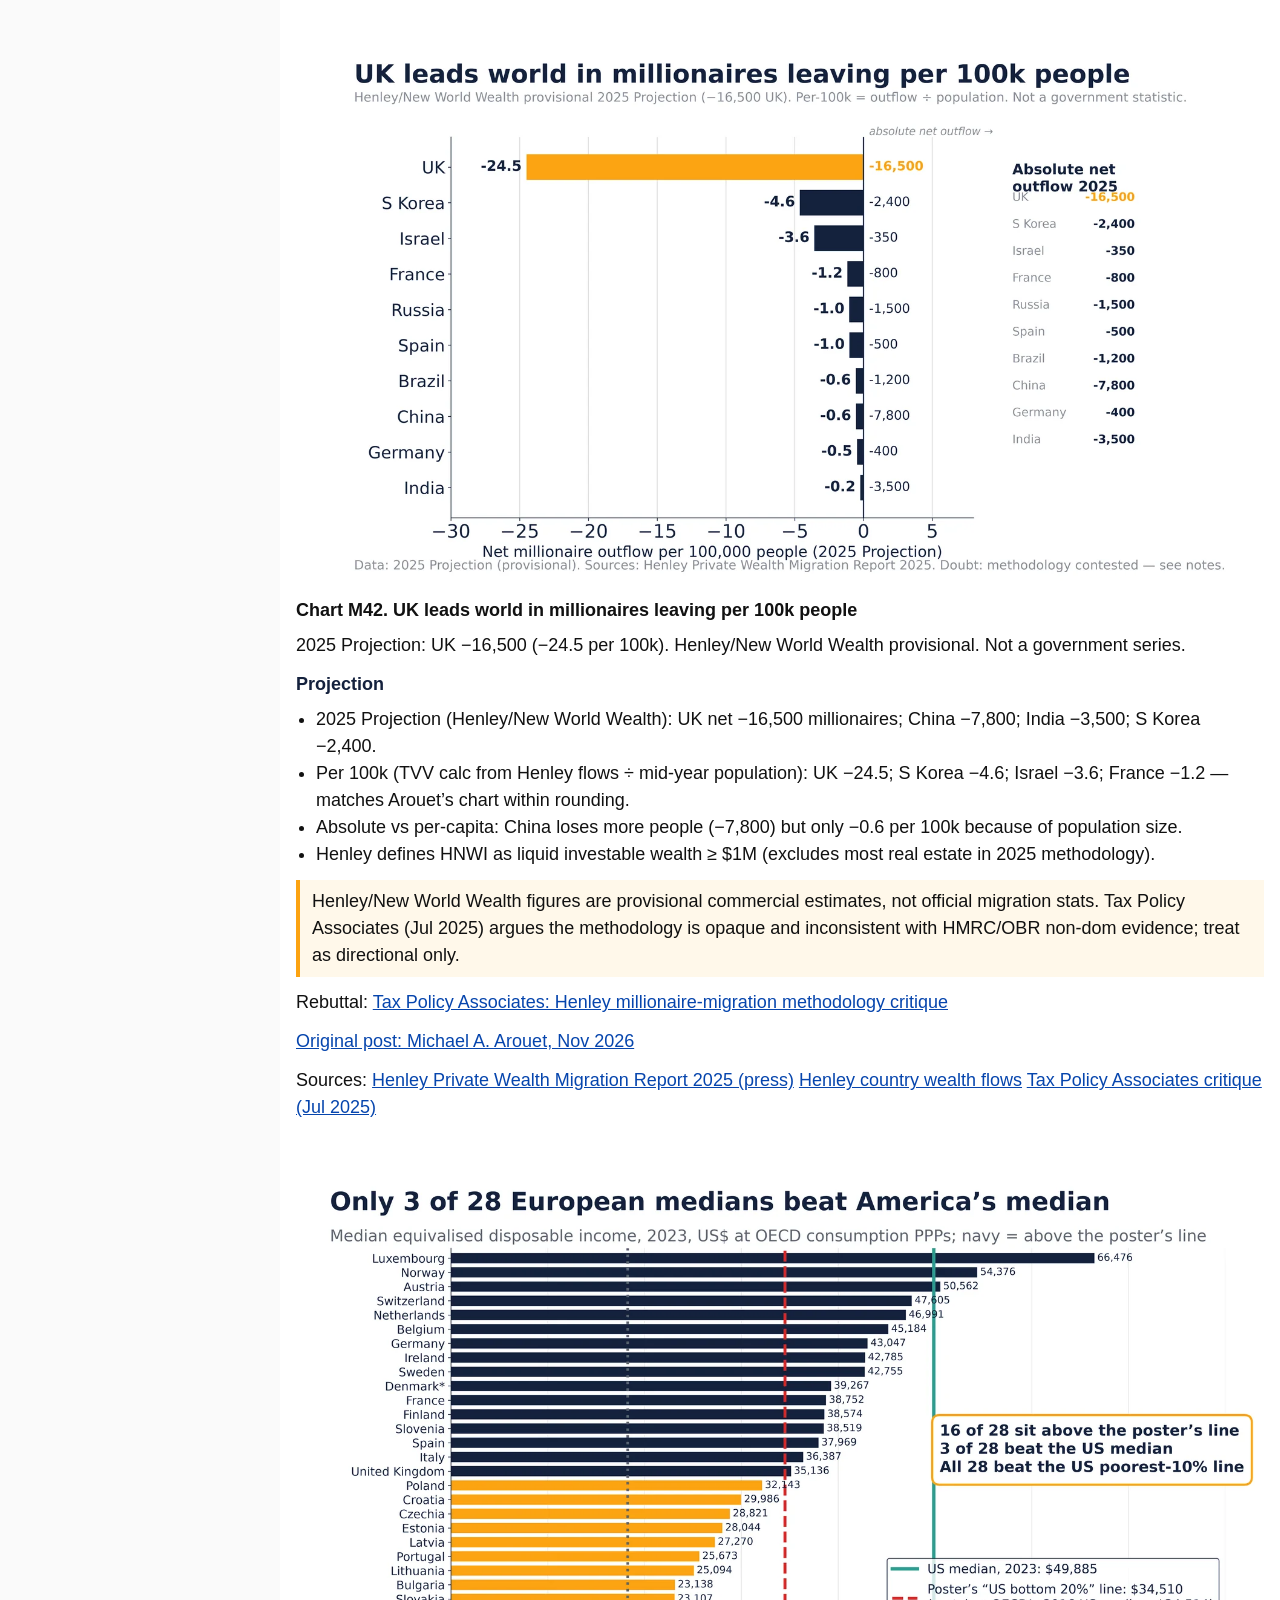
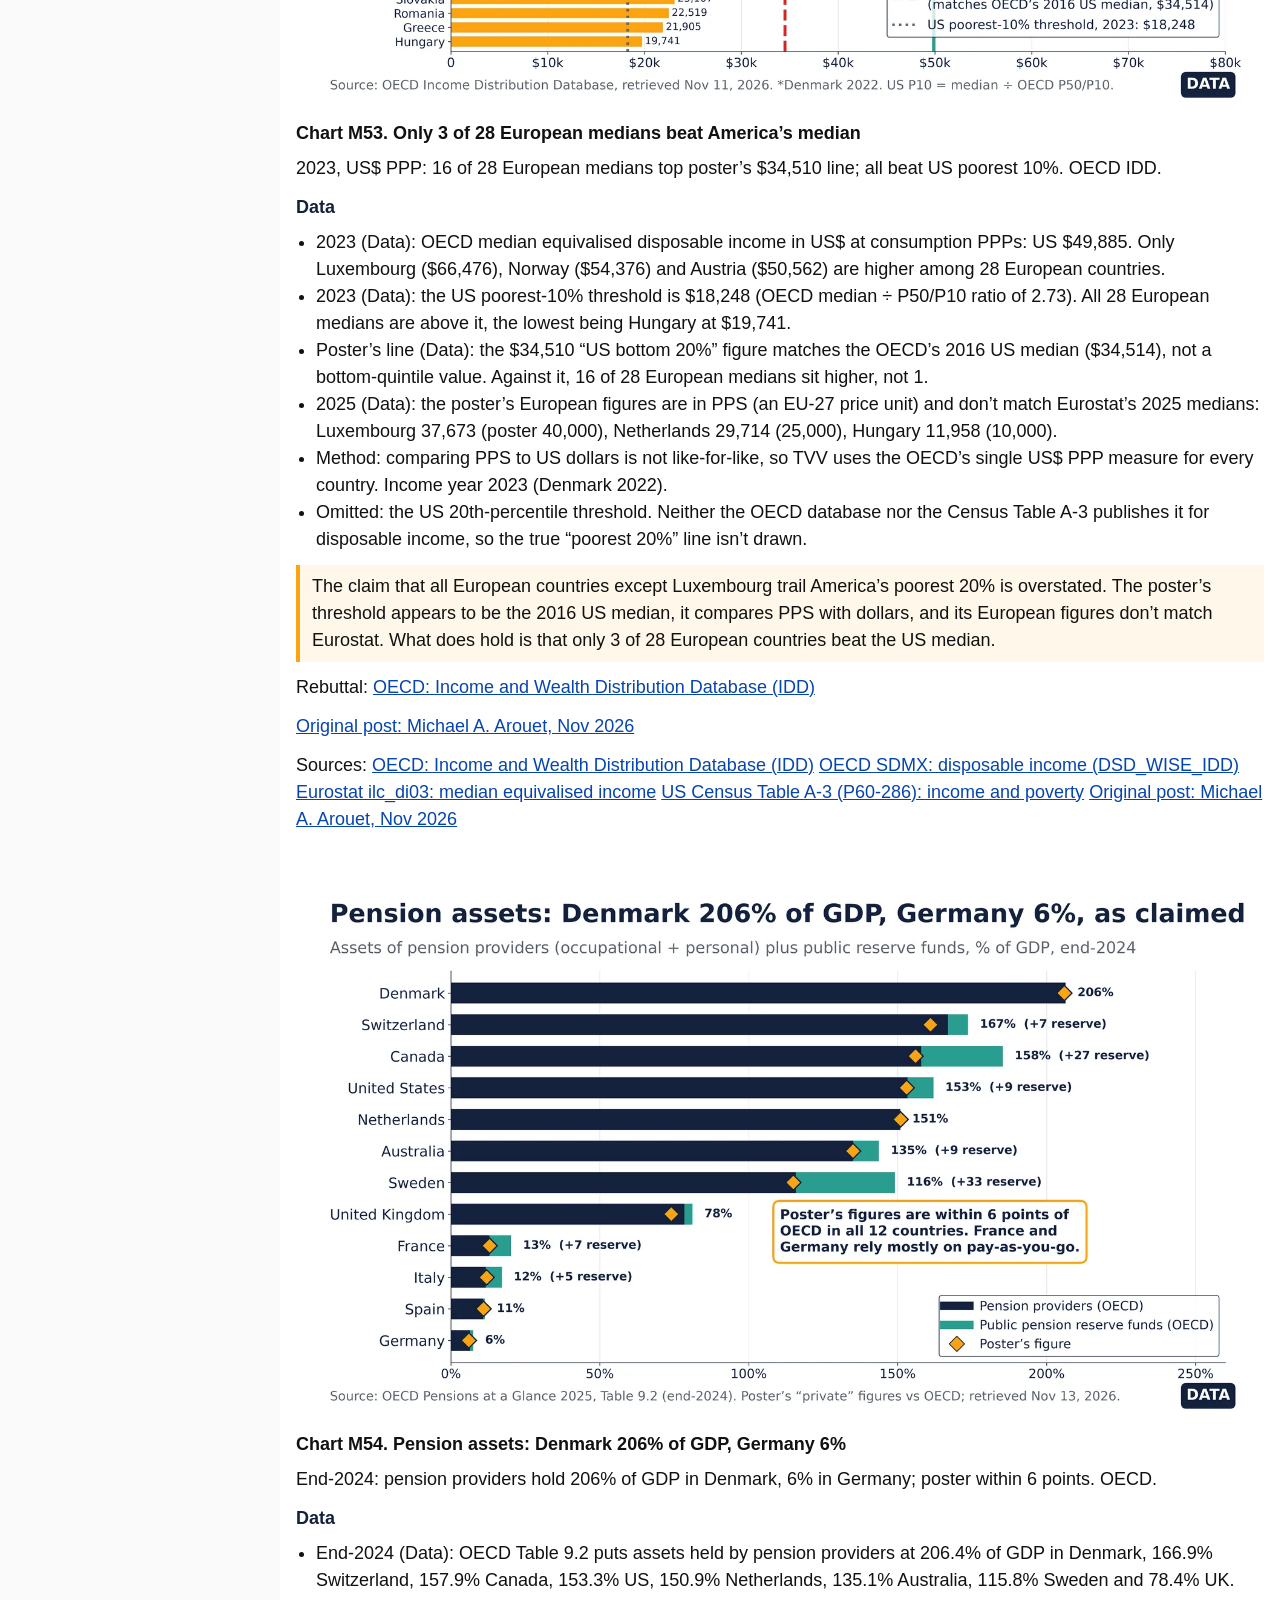
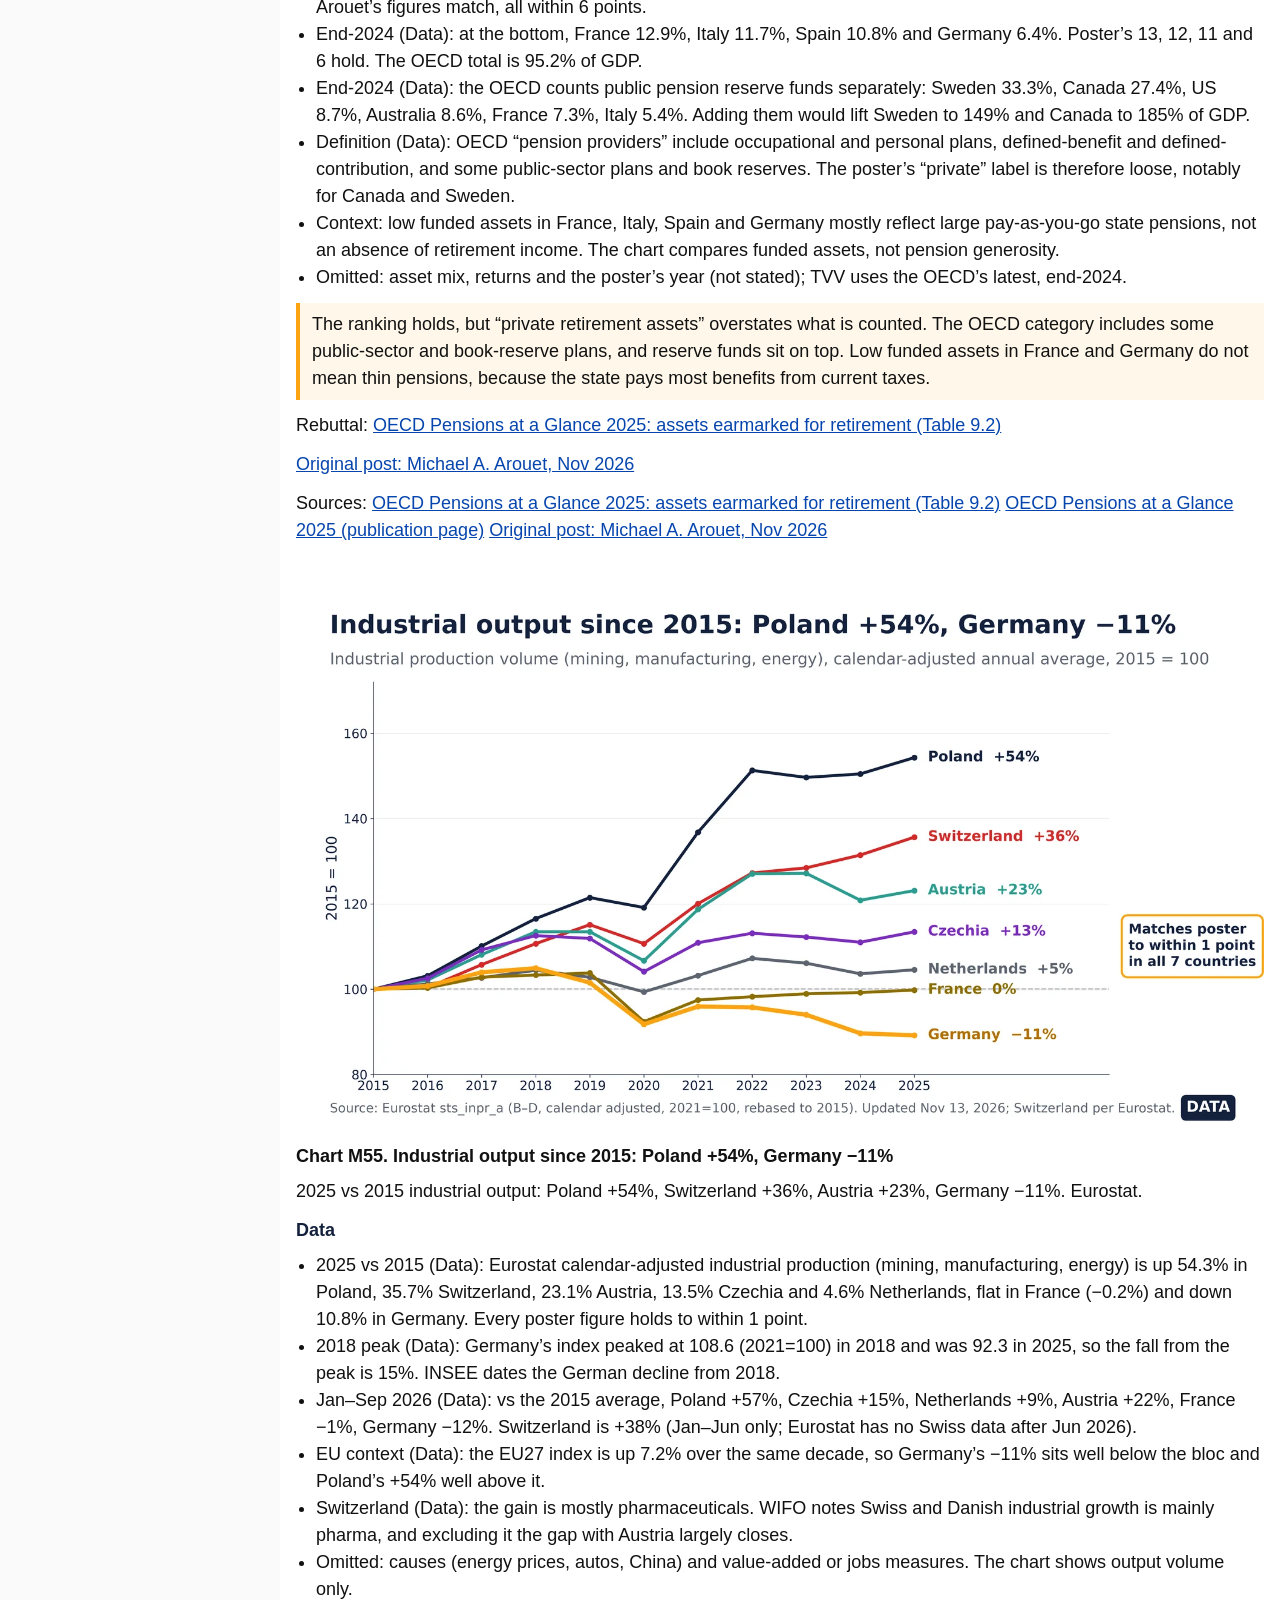
<file: issues/Q6.html>
<!doctype html><html lang="en"><head><meta charset="utf-8"><meta name="viewport" content="width=device-width,initial-scale=1"><title>TechVestVentures Market Economy Graphs — Q6</title><link rel="icon" href="../assets/favicon.svg" type="image/svg+xml"><link rel="icon" href="../assets/favicon-32.png" sizes="32x32" type="image/png"><link rel="apple-touch-icon" href="../assets/apple-touch-icon.png"><link rel="stylesheet" href="../assets/style.css"><script>if(!/[?&]raw/.test(location.search))location.replace("../index.html#Q6")</script></head><body><main id="issue"><h2 class="desk">Q6. International</h2><div class="view"><b>Michael Hentschel's view:</b> Pattern repetition is easy to show. But unless a cycle, such as a Kondratieff wave, has repeated more than 3 times in the record, short-term pattern analysis is a stab in the dark. Where a chart implies a repeat, its caption says how many past cycles support it. These charts illustrate risk; they do not call stocks or bonds.</div><figure class="g" id="M15"><img src="img/M15.webp" alt="Two burst bubbles: Nikkei 1989 and Nasdaq 2000" loading="lazy"><figcaption><span class="t">Chart M15. Two burst bubbles: Nikkei 1989 and Nasdaq 2000</span><p>Both indexes indexed to their peaks. The Nikkei 225 fell to about 18% of its 1989 peak and did not regain it until Feb 2024, over 34 years. The Nasdaq lost about 78% and recovered in Apr 2015. Two cases only: they show what a bubble deflation can look like, not that one is due.</p><p>Sources: <a href="https://fred.stlouisfed.org/series/NIKKEI225">FRED NIKKEI225: Nikkei Inc. Nikkei 225</a> <a href="https://fred.stlouisfed.org/series/NASDAQCOM">FRED NASDAQCOM: Nasdaq Composite</a></p></figcaption></figure>
<figure class="g" id="M17"><img src="img/M17.webp" alt="Sovereign debt loads: Japan, Italy, China" loading="lazy"><figcaption><span class="t">Chart M17. Sovereign debt loads: Japan, Italy, China</span><p>IMF World Economic Outlook general government gross debt, % of GDP (latest year in FRED shown in legend). China&#x27;s ratio has more than doubled since the mid-2010s on the IMF measure, which excludes much local-government financing-vehicle debt.</p><p>Sources: <a href="https://fred.stlouisfed.org/series/GGGDTAJPA188N">FRED GGGDTAJPA188N: IMF WEO Japan</a> <a href="https://fred.stlouisfed.org/series/GGGDTAITA188N">FRED GGGDTAITA188N: IMF WEO Italy</a> <a href="https://fred.stlouisfed.org/series/GGGDTACNA188N">FRED GGGDTACNA188N: IMF WEO China</a></p></figcaption></figure>
<figure class="g" id="M18"><img src="img/M18.webp" alt="Private-sector debt: China overtakes Japan&#x27;s bubble-era peak" loading="lazy"><figcaption><span class="t">Chart M18. Private-sector debt: China overtakes Japan&#x27;s bubble-era peak</span><p>BIS total credit to the private non-financial sector (households and companies). China reached 201% of GDP in Oct 2025, up from 107% in 2008. Japan&#x27;s ratio peaked at 214% in Oct 1993 before its lost decades; the BIS has long flagged rapid credit build-ups as a crisis warning.</p><p>Sources: <a href="https://fred.stlouisfed.org/series/QCNPAM770A">FRED QCNPAM770A: BIS China</a> <a href="https://fred.stlouisfed.org/series/QJPPAM770A">FRED QJPPAM770A: BIS Japan</a> <a href="https://fred.stlouisfed.org/series/QUSPAM770A">FRED QUSPAM770A: BIS US</a> <a href="https://fred.stlouisfed.org/series/QXMPAM770A">FRED QXMPAM770A: BIS euro area</a> <a href="https://data.bis.org/topics/TOTAL_CREDIT">BIS credit statistics</a></p></figcaption></figure>
<figure class="g" id="M21"><img src="img/M21.webp" alt="Russia&#x27;s ruble: three crashes in a generation" loading="lazy"><figcaption><span class="t">Chart M21. Russia&#x27;s ruble: three crashes in a generation</span><p>Rubles per dollar, monthly average (OECD): 84.8 in Sep 2026, peak monthly average 110.2 in Mar 2022. The 1998, 2014 and 2022 ruble collapses each followed a combination of oil weakness, sanctions or default.</p><p>Sources: <a href="https://fred.stlouisfed.org/series/CCUSMA02RUM618N">FRED CCUSMA02RUM618N: OECD Russia exchange rate</a></p></figcaption></figure>
<figure class="g" id="M22"><img src="img/M22.webp" alt="Oil and the dollar: global stress pair" loading="lazy"><figcaption><span class="t">Chart M22. Oil and the dollar: global stress pair</span><p>WTI crude $107.89 on Oct 20, 2026; Fed broad dollar index 121.4 on Oct 16, 2026. Oil spikes have preceded several US recessions (1973, 1979, 1990, 2008) — four episodes, not a law.</p><p>Sources: <a href="https://fred.stlouisfed.org/series/DCOILWTICO">FRED DCOILWTICO: EIA WTI spot</a> <a href="https://fred.stlouisfed.org/series/DTWEXBGS">FRED DTWEXBGS: Fed broad dollar index</a></p></figcaption></figure>
<figure class="g" id="M25"><img src="img/M25.webp" alt="US long-term interest rate since 1871: how many long waves?" loading="lazy"><figcaption><span class="t">Chart M25. US long-term interest rate since 1871: how many long waves?</span><p>Long-term US government bond yield from Shiller&#x27;s data. Major troughs around 1899, 1941 and 2020; one great peak in 1981 (15.3%). In 150 years that is roughly two to two-and-a-half long (Kondratieff-length) cycles — fewer than the more-than-3 repetitions Michael Hentschel requires before treating a long-wave pattern as evidence.</p><p>Sources: <a href="https://shillerdata.com/">Robert Shiller, Yale online data</a></p></figcaption></figure>
<figure class="g" id="M27"><img src="img/M27.webp" alt="G7 long rates: Japan at a 30-year high, US and UK at 2007 levels" loading="lazy"><figcaption><span class="t">Chart M27. G7 long rates: Japan at a 30-year high, US and UK at 2007 levels</span><p>Monthly 10-year government bond yields (OECD via FRED), latest Sep 2026 (Italy Aug). Japan&#x27;s 3.05% is the highest since 1996; the UK&#x27;s 5.24% and the US 4.99% are the highest since mid-2007; France since 2008 and Germany since 2009. The IMF&#x27;s Oct 13 blog says the G7 average 10-year yield is the highest in nearly two decades and warns of the fiscal stakes. Cycle count: since 1990 the US 10-year has made three major cyclical peaks (late 1994, early 2000, mid-2007); two were followed by a US recession within about 1-2 years (2001, 2008-09) and one by a soft landing (1995). Three cycles with a 2-of-3 hit rate is right at Michael Hentschel&#x27;s threshold, so read it as a warning, not a prediction.</p><p>Sources: <a href="https://fred.stlouisfed.org/series/IRLTLT01USM156N">FRED IRLTLT01USM156N (and DE, FR, IT, JP, GB, CA)</a> <a href="https://www.imf.org/en/blogs/articles/2026/10/13/rising-sovereign-yields-raise-the-fiscal-stakes">IMF blog, Oct 13, 2026</a></p></figcaption></figure>
<figure class="g" id="M29"><img src="img/M29.webp" alt="China car sales: petrol peaked in 2017, EVs now outsell it" loading="lazy"><figcaption><span class="t">Chart M29. China car sales: petrol peaked in 2017, EVs now outsell it</span><p>China new-car sales, millions: petrol peaked 2017; EVs lead since 2025. IEA to 2025, CPCA Jan–Sep 2026.</p><p class="lab">Data</p><ul class="b"><li>2017 (Data): petrol and diesel car sales peaked at 23.6M (IEA).</li><li>2025 (Data): petrol and diesel cars fell to 11.8M, half the peak; NEVs outsold them.</li><li>Jan–Sep 2026 (Data): petrol and diesel retail 5.6M, down 31% year on year (CPCA).</li><li>Full-year 2026 (Projection/Speculation): about 7.5M if the Jan–Sep pace holds, roughly −68% vs 2017.</li></ul><p class="doubt">Doubt: China&#x27;s NEV count includes plug-in hybrids (PHEVs), which still burn petrol, so &#x27;petrol is dying&#x27; overstates the shift.</p><p>Sources: <a href="https://ourworldindata.org/grapher/car-sales">IEA Global EV Outlook 2026 via Our World in Data</a> <a href="https://cnevpost.com/2026/10/12/china-sept-2026-nev-retail-cpca/">CPCA Sep 2026 retail via CnEVPost</a></p></figcaption></figure>
<figure class="g" id="M30"><img src="img/M30.webp" alt="Central banks: record gold buying, unlike the 1970s" loading="lazy"><figcaption><span class="t">Chart M30. Central banks: record gold buying, unlike the 1970s</span><p>Central-bank net gold purchases, tonnes per year, 1950–H1 2026. Sources: IMF IFS, World Gold Council.</p><p class="lab">Data</p><ul class="b"><li>2022–2024 (Data): over 1,000t a year by WGC estimates (2022: 1,082t; 2024: 1,092t), the most since records began in 1950.</li><li>H1 2026 (Data): 345t bought (WGC).</li><li>1974 and 1979–81 (Data): US inflation hit 10%+ but central banks did not go on a gold buying spree.</li><li>1989–2008 (Data): central banks were net sellers in most years.</li></ul><p class="doubt">Doubt on the viral version: Rand Group&#x27;s &#x27;line went vertical, then double-digit inflation&#x27; chart tracks the gold price or reserve value, not tonnes bought. Purchases did not surge in the 1970s.</p><p>Rebuttal: <a href="https://x.com/randgroup/status/2115004316578967617">Original post: Rand Group, Oct 27, 2026</a></p><p>Sources: <a href="https://db.nomics.world/IMF/IFS">IMF IFS official gold holdings via DBnomics</a> <a href="https://www.gold.org/goldhub/research/gold-demand-trends">World Gold Council Gold Demand Trends</a> <a href="https://fred.stlouisfed.org/series/CPIAUCNS">FRED CPIAUCNS (US CPI)</a></p></figcaption></figure>
<figure class="g" id="M33"><img src="img/M33.webp" alt="Germany: capacity up 2.5x, power output down" loading="lazy"><figcaption><span class="t">Chart M33. Germany: capacity up 2.5x, power output down</span><p>Germany 2025: 292 GW installed (2.5x 2002), but generation 510 TWh, −14% vs 2021. Energy-Charts, AGEB.</p><p class="lab">Data</p><ul class="b"><li>2002 → 2025 (Data): installed capacity rose from 116 GW to 292 GW, mostly solar and wind.</li><li>2017 (Data): gross generation peaked at 654 TWh.</li><li>2025 (Data): generation 510 TWh, −14% vs 2021 and −22% vs 2017; renewables 58% of output.</li><li>Apr 2023 (Data): Germany closed its last nuclear plants; nuclear capacity is now zero.</li></ul><p class="doubt">Caveat: solar and wind run far fewer hours than coal or nuclear, so rising capacity with falling output is partly by design. Lower demand and imports also cut generation.</p><p>Sources: <a href="https://www.energy-charts.info/charts/installed_power/chart.htm?l=en&amp;c=DE">Fraunhofer ISE Energy-Charts, installed power</a> <a href="https://ag-energiebilanzen.de/wp-content/uploads/Strerz-Abgabe-September-2026.pdf">AG Energiebilanzen, gross generation, Sep 2026</a></p></figcaption></figure>
<figure class="g" id="M34"><img src="img/M34.webp" alt="Germany&#x27;s birth rate falls to 1.32 children per woman" loading="lazy"><figcaption><span class="t">Chart M34. Germany&#x27;s birth rate falls to 1.32 children per woman</span><p>Germany fertility 1.32 in 2025, lowest since 1996; replacement is 2.1. Sources: Destatis, World Bank.</p><p class="lab">Data</p><ul class="b"><li>1964 (Data): 2.54, the baby-boom peak.</li><li>1994 (Data): 1.24, the post-reunification low.</li><li>2021 (Data): 1.58.</li><li>2025 (Data): 1.32, the fourth straight fall and the lowest since 1996.</li></ul><p>Sources: <a href="https://www.destatis.de/DE/Themen/Gesellschaft-Umwelt/Bevoelkerung/Geburten/Tabellen/geburtenziffer.html">Destatis, total fertility rate (Stand Jul 2026)</a> <a href="https://data.worldbank.org/indicator/SP.DYN.TFRT.IN?locations=DE">World Bank SP.DYN.TFRT.IN, Germany</a></p></figcaption></figure>
<figure class="g link" id="M37"><figcaption><span class="t">Note M37. Claim: the dollar is only about 40% of world reserves</span><p>Rand Group claim. IMF data put the dollar at 56.7% of allocated reserves.</p><p class="lab">Claim checked against Data</p><ul class="b"><li>Oct 2026 (Claim): Rand Group said the dollar is down to about 40% of world reserves.</li><li>Sep 30, 2026 (Data): IMF COFER puts the dollar at 56.7% of allocated FX reserves.</li></ul><p class="doubt">Doubt: the 40% figure does not match IMF data, and we could not find the original post or its source.</p><p>Rebuttal: <a href="https://data.imf.org/en/news/imf%20data%20brief%20september%2030">IMF data brief, Sep 30, 2026</a></p><p>Sources: <a href="https://data.imf.org/en/news/imf%20data%20brief%20september%2030">IMF data brief, Sep 30, 2026</a></p></figcaption></figure>
<figure class="g link" id="M38"><figcaption><span class="t">Note M38. Silver &#x27;breakdown&#x27; warning</span><p>Interpretation: a trader&#x27;s chart call, Oct 23, 2026. Not data; no TVV rebuild.</p><p class="lab">Interpretation</p><ul class="b"><li>Oct 23, 2026 (Interpretation): Rand Group wrote that a silver breakdown &#x27;would trigger a further freefall&#x27;.</li></ul><p class="doubt">Doubt: this is technical analysis of one price chart, with no supporting supply or demand data. Treat it as opinion.</p><p>Rebuttal: <a href="https://www.silverinstitute.org/all-world-silver-surveys/">Silver Institute: World Silver Survey (supply and demand data)</a></p><p><a href="https://x.com/randgroup/status/2113697872788979792">Original post: Rand Group, Oct 23, 2026</a></p><p>Sources: <a href="https://www.silverinstitute.org/all-world-silver-surveys/">Silver Institute, World Silver Survey</a></p></figcaption></figure>
<figure class="g" id="M41"><img src="img/M41.webp" alt="France: public spending still exceeds revenue; debt €3.60T" loading="lazy"><figcaption><span class="t">Chart M41. France: public spending still exceeds revenue; debt €3.60T</span><p>2025: revenue €1,562.5B, spending €1,714.1B, deficit €151.6B. Debt €3,595.5B Q2 2026. Eurostat, INSEE.</p><p class="lab">Data</p><ul class="b"><li>2025 (Data): Eurostat general-government revenue €1,562.5B; spending €1,714.1B; deficit €151.6B (5.1% of GDP per INSEE).</li><li>End-2025 (Data): Maastricht debt €3,460.1B (115.7% of GDP).</li><li>Q2 2026 (Data): debt €3,595.5B (119.0% of GDP); net debt €3,366.8B (INSEE IR-239, 29 Sep 2026).</li><li>Arouet graphic claimed €1,590 / €1,755 / €165 / €3,650 — each figure is higher than the official series; TVV uses Eurostat/INSEE only.</li></ul><p class="doubt">Arouet’s framing (‘bankrupt’, ‘never repay’) is opinion. Official deficit is large but not unique in Europe; debt sustainability depends on rates, growth and ECB backstops, which this chart does not model.</p><p>Rebuttal: <a href="https://www.insee.fr/fr/statistiques/9053525">INSEE: France public deficit and debt (IR-239)</a></p><p><a href="https://x.com/MichaelAArouet/status/2117895061711077714">Original post: Michael A. Arouet, Nov 2026</a></p><p>Sources: <a href="https://ec.europa.eu/eurostat/databrowser/view/gov_10a_main/default/table">Eurostat gov_10a_main: general government revenue and expenditure</a> <a href="https://www.insee.fr/fr/statistiques/9053525">INSEE: France public deficit and debt</a> <a href="https://www.insee.fr/en/statistiques/8988916?sommaire=8988972">INSEE English: government debt</a></p></figcaption></figure>
<figure class="g" id="M42"><img src="img/M42.webp" alt="UK leads world in millionaires leaving per 100k people" loading="lazy"><figcaption><span class="t">Chart M42. UK leads world in millionaires leaving per 100k people</span><p>2025 Projection: UK −16,500 (−24.5 per 100k). Henley/New World Wealth provisional. Not a government series.</p><p class="lab">Projection</p><ul class="b"><li>2025 Projection (Henley/New World Wealth): UK net −16,500 millionaires; China −7,800; India −3,500; S Korea −2,400.</li><li>Per 100k (TVV calc from Henley flows ÷ mid-year population): UK −24.5; S Korea −4.6; Israel −3.6; France −1.2 — matches Arouet’s chart within rounding.</li><li>Absolute vs per-capita: China loses more people (−7,800) but only −0.6 per 100k because of population size.</li><li>Henley defines HNWI as liquid investable wealth ≥ $1M (excludes most real estate in 2025 methodology).</li></ul><p class="doubt">Henley/New World Wealth figures are provisional commercial estimates, not official migration stats. Tax Policy Associates (Jul 2025) argues the methodology is opaque and inconsistent with HMRC/OBR non-dom evidence; treat as directional only.</p><p>Rebuttal: <a href="https://taxpolicy.org.uk/2025/07/27/henley-partners-millionaire-migration-report-analysis/">Tax Policy Associates: Henley millionaire-migration methodology critique</a></p><p><a href="https://x.com/MichaelAArouet/status/2117628073067618695">Original post: Michael A. Arouet, Nov 2026</a></p><p>Sources: <a href="https://www.henleyglobal.com/newsroom/press-releases/henley-private-wealth-migration-report-2025">Henley Private Wealth Migration Report 2025 (press)</a> <a href="https://www.henleyglobal.com/publications/henley-private-wealth-migration-report-2025/country-wealth-flows">Henley country wealth flows</a> <a href="https://taxpolicy.org.uk/2025/07/27/henley-partners-millionaire-migration-report-analysis/">Tax Policy Associates critique (Jul 2025)</a></p></figcaption></figure>
<figure class="g" id="M53"><img src="img/M53.webp" alt="Only 3 of 28 European medians beat America’s median" loading="lazy"><figcaption><span class="t">Chart M53. Only 3 of 28 European medians beat America’s median</span><p>2023, US$ PPP: 16 of 28 European medians top poster’s $34,510 line; all beat US poorest 10%. OECD IDD.</p><p class="lab">Data</p><ul class="b"><li>2023 (Data): OECD median equivalised disposable income in US$ at consumption PPPs: US $49,885. Only Luxembourg ($66,476), Norway ($54,376) and Austria ($50,562) are higher among 28 European countries.</li><li>2023 (Data): the US poorest-10% threshold is $18,248 (OECD median ÷ P50/P10 ratio of 2.73). All 28 European medians are above it, the lowest being Hungary at $19,741.</li><li>Poster’s line (Data): the $34,510 “US bottom 20%” figure matches the OECD’s 2016 US median ($34,514), not a bottom-quintile value. Against it, 16 of 28 European medians sit higher, not 1.</li><li>2025 (Data): the poster’s European figures are in PPS (an EU-27 price unit) and don’t match Eurostat’s 2025 medians: Luxembourg 37,673 (poster 40,000), Netherlands 29,714 (25,000), Hungary 11,958 (10,000).</li><li>Method: comparing PPS to US dollars is not like-for-like, so TVV uses the OECD’s single US$ PPP measure for every country. Income year 2023 (Denmark 2022).</li><li>Omitted: the US 20th-percentile threshold. Neither the OECD database nor the Census Table A-3 publishes it for disposable income, so the true “poorest 20%” line isn’t drawn.</li></ul><p class="doubt">The claim that all European countries except Luxembourg trail America’s poorest 20% is overstated. The poster’s threshold appears to be the 2016 US median, it compares PPS with dollars, and its European figures don’t match Eurostat. What does hold is that only 3 of 28 European countries beat the US median.</p><p>Rebuttal: <a href="https://www.oecd.org/en/data/datasets/income-and-wealth-distribution-database.html">OECD: Income and Wealth Distribution Database (IDD)</a></p><p><a href="https://x.com/MichaelAArouet/status/2120180161484071042">Original post: Michael A. Arouet, Nov 2026</a></p><p>Sources: <a href="https://www.oecd.org/en/data/datasets/income-and-wealth-distribution-database.html">OECD: Income and Wealth Distribution Database (IDD)</a> <a href="https://sdmx.oecd.org/public/rest/data/OECD.WISE.INE,DSD_WISE_IDD@DF_IDD,1.0/.A.INC_DISP......">OECD SDMX: disposable income (DSD_WISE_IDD)</a> <a href="https://ec.europa.eu/eurostat/databrowser/view/ilc_di03/default/table">Eurostat ilc_di03: median equivalised income</a> <a href="https://www2.census.gov/programs-surveys/demo/tables/p60/286/tableA3.xlsx">US Census Table A-3 (P60-286): income and poverty</a> <a href="https://x.com/MichaelAArouet/status/2120180161484071042">Original post: Michael A. Arouet, Nov 2026</a></p></figcaption></figure>
<figure class="g" id="M54"><img src="img/M54.webp" alt="Pension assets: Denmark 206% of GDP, Germany 6%" loading="lazy"><figcaption><span class="t">Chart M54. Pension assets: Denmark 206% of GDP, Germany 6%</span><p>End-2024: pension providers hold 206% of GDP in Denmark, 6% in Germany; poster within 6 points. OECD.</p><p class="lab">Data</p><ul class="b"><li>End-2024 (Data): OECD Table 9.2 puts assets held by pension providers at 206.4% of GDP in Denmark, 166.9% Switzerland, 157.9% Canada, 153.3% US, 150.9% Netherlands, 135.1% Australia, 115.8% Sweden and 78.4% UK. Arouet’s figures match, all within 6 points.</li><li>End-2024 (Data): at the bottom, France 12.9%, Italy 11.7%, Spain 10.8% and Germany 6.4%. Poster’s 13, 12, 11 and 6 hold. The OECD total is 95.2% of GDP.</li><li>End-2024 (Data): the OECD counts public pension reserve funds separately: Sweden 33.3%, Canada 27.4%, US 8.7%, Australia 8.6%, France 7.3%, Italy 5.4%. Adding them would lift Sweden to 149% and Canada to 185% of GDP.</li><li>Definition (Data): OECD “pension providers” include occupational and personal plans, defined-benefit and defined-contribution, and some public-sector plans and book reserves. The poster’s “private” label is therefore loose, notably for Canada and Sweden.</li><li>Context: low funded assets in France, Italy, Spain and Germany mostly reflect large pay-as-you-go state pensions, not an absence of retirement income. The chart compares funded assets, not pension generosity.</li><li>Omitted: asset mix, returns and the poster’s year (not stated); TVV uses the OECD’s latest, end-2024.</li></ul><p class="doubt">The ranking holds, but “private retirement assets” overstates what is counted. The OECD category includes some public-sector and book-reserve plans, and reserve funds sit on top. Low funded assets in France and Germany do not mean thin pensions, because the state pays most benefits from current taxes.</p><p>Rebuttal: <a href="https://www.oecd.org/en/publications/pensions-at-a-glance-2025_e40274c1-en/full-report/assets-earmarked-for-retirement_089c3f13.html">OECD Pensions at a Glance 2025: assets earmarked for retirement (Table 9.2)</a></p><p><a href="https://x.com/i/status/2120854430694166999">Original post: Michael A. Arouet, Nov 2026</a></p><p>Sources: <a href="https://www.oecd.org/en/publications/pensions-at-a-glance-2025_e40274c1-en/full-report/assets-earmarked-for-retirement_089c3f13.html">OECD Pensions at a Glance 2025: assets earmarked for retirement (Table 9.2)</a> <a href="https://www.oecd.org/en/publications/pensions-at-a-glance-2025_e40274c1-en.html">OECD Pensions at a Glance 2025 (publication page)</a> <a href="https://x.com/i/status/2120854430694166999">Original post: Michael A. Arouet, Nov 2026</a></p></figcaption></figure>
<figure class="g" id="M55"><img src="img/M55.webp" alt="Industrial output since 2015: Poland +54%, Germany −11%" loading="lazy"><figcaption><span class="t">Chart M55. Industrial output since 2015: Poland +54%, Germany −11%</span><p>2025 vs 2015 industrial output: Poland +54%, Switzerland +36%, Austria +23%, Germany −11%. Eurostat.</p><p class="lab">Data</p><ul class="b"><li>2025 vs 2015 (Data): Eurostat calendar-adjusted industrial production (mining, manufacturing, energy) is up 54.3% in Poland, 35.7% Switzerland, 23.1% Austria, 13.5% Czechia and 4.6% Netherlands, flat in France (−0.2%) and down 10.8% in Germany. Every poster figure holds to within 1 point.</li><li>2018 peak (Data): Germany’s index peaked at 108.6 (2021=100) in 2018 and was 92.3 in 2025, so the fall from the peak is 15%. INSEE dates the German decline from 2018.</li><li>Jan–Sep 2026 (Data): vs the 2015 average, Poland +57%, Czechia +15%, Netherlands +9%, Austria +22%, France −1%, Germany −12%. Switzerland is +38% (Jan–Jun only; Eurostat has no Swiss data after Jun 2026).</li><li>EU context (Data): the EU27 index is up 7.2% over the same decade, so Germany’s −11% sits well below the bloc and Poland’s +54% well above it.</li><li>Switzerland (Data): the gain is mostly pharmaceuticals. WIFO notes Swiss and Danish industrial growth is mainly pharma, and excluding it the gap with Austria largely closes.</li><li>Omitted: causes (energy prices, autos, China) and value-added or jobs measures. The chart shows output volume only.</li></ul><p class="doubt">The figures are right, but they measure output volume from one start year. Poland starts from a low base (index 73 in 2015 vs 100 in 2021), and Switzerland’s rise is largely a pharma story, not broad manufacturing. The chart cannot show why Germany fell, and Covid and 2022 energy shocks are in the window.</p><p>Rebuttal: <a href="https://www.wifo.ac.at/wp-content/uploads/upload-3607/roa_2025_03_industrial_production.pdf">WIFO: industrial production in Austria and Switzerland (2025)</a></p><p><a href="https://x.com/i/status/2120789318595653991">Original post: Michael A. Arouet, Nov 2026</a></p><p>Sources: <a href="https://ec.europa.eu/eurostat/databrowser/view/sts_inpr_a/default/table">Eurostat sts_inpr_a: annual industrial production</a> <a href="https://ec.europa.eu/eurostat/databrowser/view/sts_inpr_m/default/table">Eurostat sts_inpr_m: monthly industrial production</a> <a href="https://www.wifo.ac.at/wp-content/uploads/upload-3607/roa_2025_03_industrial_production.pdf">WIFO: industrial production in Austria and Switzerland (2025)</a> <a href="https://www.insee.fr/en/statistiques/fichier/8539124/ndc-mars-2025-ecl7-ip-ze-eng.pdf">INSEE: industrial production in the euro area (March 2025 note)</a> <a href="https://x.com/i/status/2120789318595653991">Original post: Michael A. Arouet, Nov 2026</a></p></figcaption></figure>
<figure class="g" id="M57"><img src="img/M57.webp" alt="Europe pays ~9x America for gas, not 10.7x" loading="lazy"><figcaption><span class="t">Chart M57. Europe pays ~9x America for gas, not 10.7x</span><p>Europe-US gas price ratio: 2.1x in 2015–20, 6.4x in 2022, 9.6x Oct 2026, 9.0x Nov 12. World Bank, Yahoo.</p><p class="lab">Data</p><ul class="b"><li>2015–2020 (Data): the World Bank Pink Sheet’s Europe (TTF) over US (Henry Hub) gas ratio averaged 2.05x. Rand’s “about 2x” holds.</li><li>2022 (Data): the ratio averaged 6.4x, matching Rand’s 6.4x. The monthly peak was 10.2x in Dec 2021.</li><li>Oct 2026 (Data): Europe $28.50/mmbtu vs US $2.96 gives 9.6x. The World Bank says Europe gas rose 12.1% in October (Pink Sheet, Nov 3, 2026).</li><li>Nov 12, 2026 (Data, TVV calc.): front-month TTF €92.26/MWh at 1.1095 $/€ and 3.412 mmbtu/MWh is $30.00, vs Henry Hub $3.34, so 9.0x. Rand’s 10.7x is overstated by about 1.7x for “now”.</li><li>Oct 26 to Nov 6, 2026 (Data): the daily futures ratio peaked at 12.2x on Oct 26, was 10.9x on Nov 2 and 9.4x on Nov 6. The 10.7x is probably a reading from early November.</li><li>Method: monthly series from World Bank averages; daily from Yahoo front-month futures, a different basis. Nov 13 intraday excluded. Omitted: EIA monthly spot (not needed for the ratio).</li></ul><p class="doubt">The 10.7x is not a current figure on any basis TVV could check: monthly 9.6x, front-month 9.0x on Nov 12. The ratio swings 2–3 points in days, and futures conversion depends on the euro rate. The historical 2x and 6.4x figures hold, so the trend claim is right but “now” is overstated.</p><p>Rebuttal: <a href="https://www.eia.gov/dnav/ng/hist/rngwhhdm.htm">EIA: Henry Hub natural gas spot price (monthly)</a></p><p><a href="https://x.com/randgroup/status/2121236136655819079">Original post: Rand Group, Nov 2026</a></p><p>Sources: <a href="https://www.worldbank.org/en/research/commodity-markets">World Bank: commodity markets</a> <a href="https://thedocs.worldbank.org/en/doc/74e8be41ceb20fa0da750cda2f6b9e4e-0050012026/related/CMO-Historical-Data-Monthly.xlsx">World Bank Pink Sheet: historical monthly commodity data (xlsx)</a> <a href="https://finance.yahoo.com/quote/TTF=F/">Yahoo Finance TTF=F (Dutch TTF natural gas futures)</a> <a href="https://finance.yahoo.com/quote/NG=F/">Yahoo Finance NG=F (Henry Hub natural gas futures)</a> <a href="https://www.eia.gov/dnav/ng/hist/rngwhhdm.htm">EIA: Henry Hub natural gas spot price (monthly)</a> <a href="https://x.com/randgroup/status/2121236136655819079">Original post: Rand Group, Nov 2026</a></p></figcaption></figure>
<figure class="g" id="M61"><img src="img/M61.webp" alt="Public cyber counts rose about 17%, not tripled" loading="lazy"><figcaption><span class="t">Chart M61. Public cyber counts rose about 17%, not tripled</span><p>Ransomware leak-site victims annualized: 9,960 (Apr–May) to 11,658 (Sep–Oct 2026), +17%. ransomware.live, Nov 18.</p><p class="lab">Data</p><ul class="b"><li>Nov 17, 2026 (claim): Rand’s chart, “Estimated Total Cyber Incidents, 60-day moving average, annualized”, cites only “Custom”. No data or method is published, so the 3,500 and 10,000 figures cannot be checked.</li><li>Apr–Oct 2026 (Data): ransomware.live counted 869 and 791 leak-site victims in April and May, and 847 and 1,096 in September and October. Two-month totals annualized rise from 9,960 to 11,658, up 17%.</li><li>2025–2026 (Data): 8,227 victims in all of 2025; 9,604 in 2026 through Nov 18. Counts are rising, but nowhere near threefold in six months.</li><li>Aug–Oct 2026 (Data): Breachsense counts 964, 789 and 953 victims. Trackers differ by month but neither shows a tripling.</li><li>Sep 2026 (Data): Check Point reports 2,803 weekly attacks per organisation, up 48% on a year earlier, and 824 ransomware attacks, up 53%.</li><li>Jun vs Sep 2026 (Data): Epoch AI/Ipsos polls found 46.2% and then 44.6% of US adults reporting a cyber incident in the past year, no detectable rise after Claude Fable 5.</li><li>Omitted: Rand’s own series (unpublished). Leak-site victims are a proxy, not a count of all incidents.</li></ul><p class="doubt">The tripling rests on an unpublished “Custom” estimate. Public series rose, by 17% over the same six months on ransomware.live and 48–53% year on year in Check Point data, not 180% in six months, and an Ipsos poll found no rise in incidents reported by US adults.</p><p>Rebuttal: <a href="https://epoch.ai/data-insights/cyber-incidents-flat-since-fable-5">Epoch AI: cyber incidents flat since Claude Fable 5</a></p><p><a href="https://x.com/randgroup/status/2122662915962519741">Original post: Rand Group, Nov 2026</a></p><p>Sources: <a href="https://www.ransomware.live/stats/2026">ransomware.live: 2026 leak-site victim statistics</a> <a href="https://www.ransomware.live/stats/2025">ransomware.live: 2025 leak-site victim statistics</a> <a href="https://www.ransomware.live/stats/2024">ransomware.live: 2024 leak-site victim statistics</a> <a href="https://www.breachsense.com/ransomware-reports/october-2026/">Breachsense: October 2026 ransomware report</a> <a href="https://blog.checkpoint.com/research/september-2026-cyber-threat-landscape-global-attacks-jump-48-as-phishing-and-genai-data-exposure-rise/">Check Point Research: September 2026 cyber threat landscape</a> <a href="https://epoch.ai/data-insights/cyber-incidents-flat-since-fable-5">Epoch AI: cyber incidents flat since Claude Fable 5</a> <a href="https://x.com/randgroup/status/2122662915962519741">Original post: Rand Group, Nov 2026</a></p></figcaption></figure>
<figure class="g" id="M62"><img src="img/M62.webp" alt="UK outgrew France, Italy and Germany since 2016, not per head" loading="lazy"><figcaption><span class="t">Chart M62. UK outgrew France, Italy and Germany since 2016, not per head</span><p>Q2 2016–Q3 2026 real GDP: UK +14.7%, France +12.6%, Italy +12.2%, Germany +8.0%. ONS, Eurostat.</p><p class="lab">Data</p><ul class="b"><li>Q2 2016 to Q3 2026 (Data): real GDP is up 14.7% in the UK, 12.6% in France, 12.2% in Italy and 8.0% in Germany. Arouet’s figures match exactly.</li><li>Same period (Data): the EU27 as a whole grew 17.7%, more than the UK. The comparison holds against the three large economies, not the EU.</li><li>Per head (Data): from 2016 to the year to Q2 2026, real GDP per person rose 6.4% in the UK, 8.2% in France, 13.8% in Italy and 4.6% in Germany. The UK lead comes from faster population growth.</li><li>Since Q4 2019 (Data): UK +7.0%, Italy +8.7%, France +6.1%, Germany +2.1%. Italy has grown faster than the UK since the pandemic.</li><li>Q3 2026 (Data): UK GDP grew 0.7% on the quarter in the ONS first estimate (Nov 12). First estimates are often revised.</li><li>Omitted: the Nov 17 welfare chart (Universal Credit conditionality) and any no-Brexit counterfactual; neither is a GDP series.</li></ul><p class="doubt">The total-GDP claim holds, but it flatters the UK. Per person, Britain trails Italy and France since 2016 and only beats Germany. The UK also trails the EU27 aggregate, and the chart says nothing about what UK growth would have been without Brexit.</p><p>Rebuttal: <a href="https://www.ons.gov.uk/economy/grossdomesticproductgdp/timeseries/ihxw/pn2">ONS: UK real GDP per head (IHXW)</a></p><p><a href="https://x.com/MichaelAArouet/status/2122011969049829560">Original post: Michael A. Arouet, Nov 2026</a></p><p>Sources: <a href="https://www.ons.gov.uk/economy/grossdomesticproductgdp/timeseries/abmi/pn2">ONS: UK real GDP, chained volume measures (ABMI)</a> <a href="https://www.ons.gov.uk/economy/grossdomesticproductgdp/timeseries/ihxw/pn2">ONS: UK real GDP per head (IHXW)</a> <a href="https://ec.europa.eu/eurostat/databrowser/view/namq_10_gdp/default/table">Eurostat: quarterly GDP and main components (namq_10_gdp)</a> <a href="https://ec.europa.eu/eurostat/databrowser/view/namq_10_pc/default/table">Eurostat: quarterly GDP per capita (namq_10_pc)</a> <a href="https://x.com/i/status/2122384573816267153">Related post: Rand Group, Nov 2026</a> <a href="https://x.com/MichaelAArouet/status/2122011969049829560">Original post: Michael A. Arouet, Nov 2026</a></p></figcaption></figure>
<figure class="g" id="M67"><img src="img/M67.webp" alt="Chips still trail oil and gas in UN trade data through 2025" loading="lazy"><figcaption><span class="t">Chart M67. Chips still trail oil and gas in UN trade data through 2025</span><p>2025 world imports: chips $1.20T, crude plus gas $1.61T, all oil and gas $2.32T. UN Comtrade, Nov 19.</p><p class="lab">Data</p><ul class="b"><li>Nov 16, 2026 (claim): a Deutsche Bank report by FX strategist Mallika Sachdeva, using ITC Trade Map, says semiconductor exports passed oil and gas for the first time over the four quarters to Q2 2026. Rand’s chart shows $1.60T against $1.52T.</li><li>2025 (Data): UN Comtrade world imports of integrated circuits (HS 8542) were $1.20T, against $1.61T for crude oil and natural gas (HS 2709 + 2711) and $2.32T including refined products (HS 2710).</li><li>2010–2025 (Data): Rand’s chips line matches Comtrade closely ($0.62T in 2014, $1.26T in 2022). Its oil and gas line does not: Comtrade shows $2.51T for crude plus gas in 2022 and $3.57T with products, against about $2.1T on Rand’s chart.</li><li>2020 (Data): chips came closest before now, $0.94T against $0.96T for crude plus gas, when oil prices collapsed.</li><li>Jul 2025–Jun 2026 (Data): Brent averaged $76.5 a barrel, up from $68.1 in calendar 2025 (ICE futures via Yahoo). Higher prices make a fall in oil and gas trade to $1.52T less likely, unless the definition is narrow.</li><li>Omitted: the quarterly Q2 2026 crossover itself. ITC Trade Map quarterly data needs a login and Deutsche Bank does not publish its product definition, so the $1.60T and $1.52T figures are not verified.</li></ul><p class="doubt">Chips are catching up fast, but the “first time ever” crossover depends on how oil and gas is defined. On UN data, chips were 52% of oil, products and gas trade in 2025 and 75% of crude and gas alone. The Q2 2026 figures cannot be checked without Trade Map’s subscription data.</p><p>Rebuttal: <a href="https://comtradeplus.un.org/">comtradeplus.un.org</a></p><p><a href="https://x.com/randgroup/status/2123349064834036021">Original post: Rand Group, Nov 2026</a></p><p>Sources: <a href="https://comtradeplus.un.org/">comtradeplus.un.org</a> <a href="https://comtradeapi.un.org/public/v1/preview/C/A/HS?period=2025&amp;cmdCode=8542&amp;flowCode=M&amp;partnerCode=0">comtradeapi.un.org: public/v1/preview/C/A/HS</a> <a href="https://www.marketdash.com/stock-market-news/78038/goodbye-petrodollar-meet-the-chip-dollar-the-1-trillion-flow-now-holding-up-the-greenback">marketdash.com: stock-market-news/78038/goodbye-petrodol</a> <a href="https://www.fxbrokertrust.com/insights/deutsche-bank-semiconductor-trade-overtakes-oil-as-chip-dollars-replace-petrodollars">fxbrokertrust.com: insights/deutsche-bank-semiconductor-tra</a> <a href="https://finance.yahoo.com/quote/BZ%3DF/history/">finance.yahoo.com: quote/BZ%3DF/history</a> <a href="https://x.com/randgroup/status/2123349064834036021">Original post (X)</a></p></figcaption></figure>
<figure class="g" id="M68"><img src="img/M68.webp" alt="China and India pulled away from Russia after 1992" loading="lazy"><figcaption><span class="t">Chart M68. China and India pulled away from Russia after 1992</span><p>2026 share of world GDP (PPP): China 19.9%, India 8.6%, Russia 3.4%. IMF WEO October 2026 projection.</p><p class="lab">Data + Projection</p><ul class="b"><li>2026 (Projection): the IMF’s October 2026 WEO puts China at 19.9%, India at 8.6% and Russia at 3.4% of world GDP at purchasing-power parity. Arouet’s chart, citing the April edition, shows the same except India at 8.5%.</li><li>1992–2026 (Data to 2025): Russia’s PPP share fell from 4.9% in 1992 to 3.4%, while China rose from 4.0% to 19.9% and India from 3.2% to 8.6%.</li><li>2026 at market exchange rates (Projection): China 16.8%, India 3.2%, Russia 2.2%. India is much closer to Russia than to China on this basis.</li><li>2010 to 2026 (Data and Projection): at market rates India rose from 2.5% to 3.2% while Russia went from 2.4% to 2.2%. The divergence is real but smaller than PPP suggests.</li><li>Basis: the chart is correctly labelled PPP. PPP lifts poorer economies with low domestic prices, which is why India’s share is 2.7 times its market-rate share.</li><li>Omitted: the summit commentary in the post (“what’s the point of the meeting with Russia”). That is opinion, not data.</li></ul><p class="doubt">The PPP figures are right, but the “different league” framing fits China far better than India. At market exchange rates, the basis that matters for trade and finance, India is 3.2% of world GDP and Russia 2.2%, against China’s 16.8%.</p><p>Rebuttal: <a href="https://www.imf.org/external/datamapper/api/v1/NGDPD">imf.org: external/datamapper/api/v1/NGDPD</a></p><p><a href="https://x.com/MichaelAArouet/status/2123068907426845181">Original post: Michael A. Arouet, Nov 2026</a></p><p>Sources: <a href="https://www.imf.org/external/datamapper/api/v1/PPPSH/CHN/IND/RUS">imf.org: external/datamapper/api/v1/PPPSH/CHN/IND</a> <a href="https://www.imf.org/external/datamapper/api/v1/NGDPD">imf.org: external/datamapper/api/v1/NGDPD</a> <a href="https://www.imf.org/en/publications/weo/issues/2026/10/13/world-economic-outlook-october-2026">imf.org: en/publications/weo/issues/2026/10/13/wo</a> <a href="https://x.com/MichaelAArouet/status/2123068907426845181">Original post (X)</a></p></figcaption></figure>
<figure class="g" id="M71"><img src="img/M71.webp" alt="EU made 1 notable AI model in 2025, the US 59, China 35" loading="lazy"><figcaption><span class="t">Chart M71. EU made 1 notable AI model in 2025, the US 59, China 35</span><p>2025 notable AI models: US 59, China 35, EU 1 (Stanford AI Index 2026, Epoch AI). Read Nov 21, 2026.</p><p class="lab">Data</p><ul class="b"><li>Apr 2026 (Data): the Stanford AI Index 2026 counts 2025 notable AI models by country: US 59, China 35, South Korea 8, and one each for France, the UK, Canada, Hong Kong and Singapore. Arouet’s 59, 35 and 1 match. Europe as a whole had 2; the EU had 1, Mistral.</li><li>Nov 21, 2026 (Data): Epoch AI’s current notable-models file, which the AI Index uses, now shows 2025 at US 66, China 36, EU27 1 after later additions. For 2026 to Nov 10 it shows US 60, China 34, EU27 2 (Mistral Large 4 and Medium 3.5).</li><li>2023–2025 (Data): the EU27 count fell from 12 to 5 to 1, while the US went 86, 58, 66 and China 23, 31, 36.</li><li>2025 (Data): on Epoch’s broader list of models trained with more than 10²³ FLOP, the counts are US 66, China 82, EU27 6 (Teuken, three Mistral models, INSAIT’s MamayLM, AGH’s Lapa). The EU gap holds on every definition.</li><li>Aug 2, 2025 (Data): the EU AI Act’s rules for general-purpose models took effect. The EU decline from 12 to 5 began in 2024, before that date.</li><li>Speculation: blaming regulation, energy prices or talent flight is opinion. The counts alone do not show the cause.</li></ul><p class="doubt">The count is real but small and curated. “Notable” is Epoch’s editorial list, not a census, and models are credited by author affiliation, so joint work can count twice. On the broader compute-based list the EU had 6 models in 2025, still far behind.</p><p>Rebuttal: <a href="https://epoch.ai/data/large-scale-ai-models">epoch.ai: data/large-scale-ai-models</a></p><p><a href="https://x.com/i/status/2123748954747662467">Original post: Michael A. Arouet, Nov 2026</a></p><p>Sources: <a href="https://hai.stanford.edu/assets/files/ai_index_report_2026_chapter_1_research_development.pdf">hai.stanford.edu: assets/files/ai_index_report_2026_chapte</a> <a href="https://epoch.ai/data/notable-ai-models">epoch.ai: data/notable-ai-models</a> <a href="https://epoch.ai/data/notable_ai_models.csv">epoch.ai: data/notable_ai_models.csv</a> <a href="https://epoch.ai/data/large_scale_ai_models.csv">epoch.ai: data/large_scale_ai_models.csv</a> <a href="https://digital-strategy.ec.europa.eu/en/policies/regulatory-framework-ai">digital-strategy.ec.europa.eu: en/policies/regulatory-framework-ai</a> <a href="https://x.com/i/status/2123748954747662467">Original post (X)</a></p></figcaption></figure>
<figure class="g" id="M73"><img src="img/M73.webp" alt="China’s youth jobless rate is 3.6x its 1991 level (ILO)" loading="lazy"><figcaption><span class="t">Chart M73. China’s youth jobless rate is 3.6x its 1991 level (ILO)</span><p>Youth unemployment 2025, ILO estimates: China 15.8%, UK 14.6%, US 9.3%. China 1991: 4.4%. World Bank.</p><p class="lab">Data</p><ul class="b"><li>2025 (Data): the ILO’s modelled estimates, published by the World Bank, put unemployment among 15–24 year olds at 15.8% in China, 14.6% in the UK and 9.3% in the US. China is 70% above the US, as Rand says.</li><li>1991–2025 (Data): China’s rate rose from 4.4% to 15.8%, 3.6 times. Rand’s “up four times” rounds up. France was 18.9% and Germany 6.9% in 2025.</li><li>2024 to 2025 (Data): China’s ILO estimate rose from 15.0% to 15.8%.</li><li>Oct 2026 (Data): China’s statistics bureau reported 17.2% for urban 16–24 year olds not in school, down from 18.0% in September and 18.9% in August, and 0.1 points below Oct 2025. The bureau changed its method in Dec 2023 to exclude students.</li><li>Oct 2026 (Data): the US rate for 16–24 year olds was 9.3% (BLS).</li><li>Omitted: any claim about the cause. The post’s numbers are the data; the drivers are not in it.</li></ul><p class="doubt">The long-run rise is real, but the ILO numbers are modelled, especially before China published youth data, so the 1991 base is an estimate. The latest official monthly figure is falling, not still climbing, and the official and ILO series use different ages and coverage.</p><p>Rebuttal: <a href="https://www.zaobao.com.sg/en/news/china/chinas-youth-unemployment-rate-falls-17-2-october">zaobao.com.sg: en/news/china/chinas-youth-unemployment-</a></p><p><a href="https://x.com/randgroup/status/2123738741827371236">Original post: Rand Group, Nov 2026</a></p><p>Sources: <a href="https://data.worldbank.org/indicator/SL.UEM.1524.ZS">data.worldbank.org: indicator/SL.UEM.1524.ZS</a> <a href="https://api.worldbank.org/v2/country/CHN;GBR;USA;FRA;DEU/indicator/SL.UEM.1524.ZS?format=json">api.worldbank.org: v2/country/CHN;GBR;USA;FRA;DEU/indicator</a> <a href="https://www.zaobao.com.sg/en/news/china/chinas-youth-unemployment-rate-falls-17-2-october">zaobao.com.sg: en/news/china/chinas-youth-unemployment-</a> <a href="https://www.scmp.com/economy/economic-indicators/article/3374856/chinas-youth-unemployment-rate-down-tide-fresh-graduates-continues-ebb">scmp.com: economy/economic-indicators/article/3374</a> <a href="https://fred.stlouisfed.org/series/LNS14024887">fred.stlouisfed.org: series/LNS14024887</a> <a href="https://x.com/randgroup/status/2123738741827371236">Original post (X)</a></p></figcaption></figure>
<figure class="g" id="M75"><img src="img/M75.webp" alt="EU CO2 fell 38% in 1990–2024; 25% counting imported goods" loading="lazy"><figcaption><span class="t">Chart M75. EU CO2 fell 38% in 1990–2024; 25% counting imported goods</span><p>EU27 CO2 1990–2024: territorial −38%, consumption-based −25%. 2025 per person: EU 5.4t, China 8.8t. OWID.</p><p class="lab">Data</p><ul class="b"><li>2025 (Data): CO2 per person was 14.5 tonnes in the US, 8.8 in China, 5.4 in the EU27 and 2.2 in India (Global Carbon Budget via Our World in Data). Rand’s chart matches.</li><li>1990–2024 (Data): EU27 territorial emissions fell 37.7%, from 3,869 to 2,412 Mt. Counting the CO2 in goods it imports, emissions fell 25.2%, from 4,361 to 3,261 Mt. Net imported CO2 was 849 Mt in 2024, 26% of the EU’s consumption footprint.</li><li>2021–2025 (Data): Eurostat’s industrial production index (2021 = 100) was 101.3 for all manufacturing in 2025, but 80.8 for chemicals, 88.9 for basic metals and 91.5 for paper. Energy-heavy industry shrank; manufacturing overall did not.</li><li>2021–2026 (Data): EU industrial electricity, excluding taxes, rose from €0.075 per kWh in H1 2021 to €0.192 in H2 2022 and was €0.131 in H1 2026. The spike came mainly from the 2022 gas crisis, not climate policy alone.</li><li>2022–2026 (Data): EU imports from China were €574bn in 2025, below the 2022 peak of €629bn. Jan–Sep 2026 imports were €471bn, up 10.2% on a year earlier.</li><li>Speculation: Rand’s causal chain from climate policy to closed factories and more Chinese imports is opinion. The data show the pieces but not their cause.</li></ul><p class="doubt">Part of the EU’s cut was offshored: the consumption-based fall is 25%, not 38%. But manufacturing output overall is flat since 2021 and the energy shock came largely from Russian gas, so “climate policy closed the factories” overstates what the data show.</p><p>Rebuttal: <a href="https://ourworldindata.org/consumption-based-co2">ourworldindata.org: consumption-based-co2</a></p><p><a href="https://x.com/randgroup/status/2123755251513565321">Original post: Rand Group, Nov 2026</a></p><p>Sources: <a href="https://ourworldindata.org/co2-emissions">ourworldindata.org: co2-emissions</a> <a href="https://owid-public.owid.io/data/co2/owid-co2-data.csv">owid-public.owid.io: data/co2/owid-co2-data.csv</a> <a href="https://ourworldindata.org/consumption-based-co2">ourworldindata.org: consumption-based-co2</a> <a href="https://ec.europa.eu/eurostat/databrowser/view/sts_inpr_a/default/table">ec.europa.eu: eurostat/databrowser/view/sts_inpr_a/def</a> <a href="https://ec.europa.eu/eurostat/databrowser/view/nrg_pc_205/default/table">ec.europa.eu: eurostat/databrowser/view/nrg_pc_205/def</a> <a href="https://ec.europa.eu/eurostat/databrowser/view/ext_st_eu27_2020sitc/default/table">ec.europa.eu: eurostat/databrowser/view/ext_st_eu27_20</a> <a href="https://x.com/randgroup/status/2123755251513565321">Original post (X)</a></p></figcaption></figure>
<figure class="g" id="M80"><img src="img/M80.webp" alt="Canada’s real wages turned negative: −0.89% in October 2026" loading="lazy"><figcaption><span class="t">Chart M80. Canada’s real wages turned negative: −0.89% in October 2026</span><p><a href="https://techvestventures.com">TechVestVentures.com Reports: </a>Canada’s real wage growth fell to −0.89% in October 2026, negative since August. Statistics Canada.</p><p class="lab">Data</p><ul class="b"><li>Oct 2026 (Data): average hourly wages rose 2.24% on a year earlier, CPI 3.09%. The 3-month average of the gap is −0.89% (Rand shows −0.94%). Sep −0.69% and Aug −0.27%; Jul +0.03%.</li><li>Oct 2024 (Data): the peak was +3.01%, Rand’s +3.02%. Apr 2026 was +2.05% and Mar +1.80%, matching Rand’s bars within 0.05 points.</li><li>Aug 2026 (Data): the first negative 3-month reading since Mar 2023.</li><li>Method (Data): TVV used Statistics Canada table 14-10-0063-01 (unadjusted monthly average hourly wage, all employees) and CPI all-items (v41690973). The remaining 0.05-point gap to the original chart may come from a different wage series or rounding.</li><li>Speculation: Rand’s jibe about joining the EU is rhetoric. Real wages fall when CPI inflation (3.1%) outruns wage growth (2.2%); the data do not show why.</li></ul><p class="doubt">Average hourly wage is affected by who is employed: if lower-paid jobs were lost, average wages would rise and mask weakness, and the reverse. CPI is a headline measure and may not match each worker’s own costs. The −0.89% vs −0.94% gap suggests the original chart used a slightly different wage series.</p><p><a href="https://x.com/i/status/2124288750704357717">Original post: Rand Group, Nov 2026</a></p><p>Sources: <a href="https://www150.statcan.gc.ca/t1/tbl1/en/tv.action?pid=1410006301">www150.statcan.gc.ca: t1/tbl1/en/tv.action</a> <a href="https://www150.statcan.gc.ca/t1/tbl1/en/tv.action?pid=1810000401">www150.statcan.gc.ca: t1/tbl1/en/tv.action</a> <a href="https://www150.statcan.gc.ca/t1/wds/rest/getCubeMetadata">www150.statcan.gc.ca: t1/wds/rest/getCubeMetadata</a> <a href="https://x.com/i/status/2124288750704357717">Original post (X)</a></p></figcaption></figure>
<figure class="g" id="M81"><img src="img/M81.webp" alt="Foreign minors on Bürgergeld: 36.8% vs 7.2% of German minors" loading="lazy"><figcaption><span class="t">Chart M81. Foreign minors on Bürgergeld: 36.8% vs 7.2% of German minors</span><p><a href="https://techvestventures.com">TechVestVentures.com Reports: </a>Under-18s on Bürgergeld, Dec 2025: 36.8% of foreign nationals vs 7.2% of Germans. Bundesregierung, BA.</p><p class="lab">Data</p><ul class="b"><li>Dec 2025 (Data): the federal government’s answer to a parliamentary question (BT-Drs. 21/7372, using Federal Employment Agency data) puts the SGB II rate for under-18s at 11.7% overall, 7.2% for German and 36.8% for foreign nationals. Arouet’s 7.2% and 36.8% match.</li><li>Jun 2026 (Data): the Employment Agency’s migration monitor, as shown on stats-deutschland.de, gives SGB II rates for all ages of 49.9% for Ukrainians, 46.5% Afghans, 46.0% Syrians, 33.3% Iraqis, 14.6% Turks, 18.7% all foreigners and 5.2% Germans.</li><li>Mismatch: TVV could not match the post’s per-nationality child rates (Afghans 64.4%, Ukrainians 61.8%, Syrians 60%, Turks 22.2%, EU foreigners 19.2%). An earlier government answer (BT-Drs. 21/2682) says child rates by single nationality are not available, so those figures may measure something different.</li><li>Dec 2025 (Data): foreigners made up about 46% of working-age recipients and Germans the rest; of 1.64 million minors receiving benefit, about 860,000 are German and 780,000 foreign.</li><li>Speculation: whether immigration widens or narrows the fiscal gap in the long run is contested. This chart shows benefit receipt, not net fiscal contribution.</li></ul><p class="doubt">A rate is not a share of all recipients: Germans are 54% of all recipients (June 2026). Rates by nationality ignore age, family size and time in country, and children born to foreign parents are often counted as German, which lowers the German rate. Refugees from Ukraine arrived recently and receive Bürgergeld by law.</p><p><a href="https://x.com/i/status/2124780519820841164">Original post: Michael A. Arouet, Nov 2026</a></p><p>Sources: <a href="https://aktuelle-sozialpolitik.de/2026/08/04/von-solchen-und-anderen-kindern-und-jugendlichen/">aktuelle-sozialpolitik.de: 2026/08/04/von-solchen-und-anderen-kinde</a> <a href="https://www.zeit.de/gesellschaft/2026-08/sgb-ii-grundsicherung-kinder-auslaender-quote-migration-gxe">zeit.de: gesellschaft/2026-08/sgb-ii-grundsicheru</a> <a href="https://kleineanfragen.info/drucksache/21/2682/">kleineanfragen.info: drucksache/21/2682</a> <a href="https://stats-deutschland.de/buergergeld.html">stats-deutschland.de: buergergeld.html</a> <a href="https://statistik.arbeitsagentur.de/Statistikdaten/Detail/202605/iiia7/grusi-in-zahlen/grusi-in-zahlen-d-0-202605-pdf.pdf">statistik.arbeitsagentur.de: Statistikdaten/Detail/202605/iiia7/grusi</a> <a href="https://x.com/i/status/2124780519820841164">Original post (X)</a></p></figcaption></figure>
<figure class="g" id="M83"><img src="img/M83.webp" alt="China’s gold buying tripled from April to October: 830,000 oz" loading="lazy"><figcaption><span class="t">Chart M83. China’s gold buying tripled from April to October: 830,000 oz</span><p><a href="https://techvestventures.com">TechVestVentures.com Reports: </a>China added 830,000 oz of gold in October 2026, up from 260,000 in April. SAFE, Nov 7, 2026.</p><p class="lab">Data</p><ul class="b"><li>Oct 2026 (Data): SAFE reports 7,830 units of 10,000 oz (78.30 million oz, about 2,435 tonnes), up 83 units (830,000 oz) from September’s 7,747.</li><li>Apr to Oct 2026 (Data): monthly additions were 260,000, 320,000, 480,000, 640,000, 650,000, 740,000 and 830,000 oz. All seven of Arouet’s bars match SAFE.</li><li>Feb and Mar 2026 (Data): additions were only 30,000 and 160,000 oz, so the step-up began in the spring.</li><li>Feb to Oct 2026 (Data): COMEX gold’s month-end close fell from $5,248 to $3,899. SAFE values the gold at $306.4B in October, down from $323.5B in September despite more ounces.</li><li>Speculation: Arouet’s view that the November sell-off was a short-lived liquidity scare driven by margin calls is opinion. November reserve data is due in early December.</li></ul><p class="doubt">SAFE reports month-end stocks rounded to 10,000 oz, not purchases, so each monthly change can be off by up to 10,000 oz either way and says nothing about when or at what price gold was bought. Analysts have long argued China holds gold outside the reported reserves, so the official figure may understate total buying.</p><p>Rebuttal: <a href="https://econdatatools.com/news/china-october-2026-gold-reserves-quantity-dollar-valuation">econdatatools.com: news/china-october-2026-gold-reserves-qu</a></p><p><a href="https://x.com/MichaelAArouet/status/2124881638597239027">Original post: Michael A. Arouet, Nov 2026</a></p><p>Sources: <a href="https://www.safe.gov.cn/safe/2026/0205/27113.html">safe.gov.cn: safe/2026/0205/27113.html</a> <a href="https://www.safe.gov.cn/safe/file/file/20261107/1d33340ced6d4d5e95d6436ee2fd91fb.xlsx">safe.gov.cn: safe/file/file/20261107/1d33340ced6d4d5e</a> <a href="https://finance.yahoo.com/quote/GC%3DF/history/">finance.yahoo.com: quote/GC%3DF/history/</a> <a href="https://goldmarketdaily.com/central-bank-gold-reserves-october-2026/">goldmarketdaily.com: central-bank-gold-reserves-october-2026/</a> <a href="https://x.com/MichaelAArouet/status/2124881638597239027">Original post (X)</a></p></figcaption></figure>
<figure class="g" id="M88"><img src="img/M88.webp" alt="Germany productivity lags US &amp; Switzerland while hourly labour costs top €45" loading="lazy"><figcaption><span class="t">Chart M88. Germany productivity lags US &amp; Switzerland while hourly labour costs top €45</span><p><a href="https://techvestventures.com">TechVestVentures.com Reports: </a>German productivity trails US and Switzerland; business labour costs €45.0/hr. OECD &amp; Eurostat, 2025.</p><p class="lab">Data</p><ul class="b"><li>Nov 25, 2026: On OECD total-economy GDP per hour worked (constant prices, 2011=100), US reached 120.4 (+20.4%) and Switzerland 117.8 (+17.8%) in 2025, while Germany rose to 109.1 (+9.1%) — down 0.8% from its 2021–2022 peak of 110.0.</li><li>Nov 25, 2026: In 2025 constant-PPP terms, OECD GDP per hour worked stands at $90.52 in Switzerland, $85.60 in the US, $83.28 in Germany, $83.10 in France, and $69.14 in the Euro area.</li><li>Nov 25, 2026: Eurostat 2025 hourly labour costs in the business economy put Germany at €45.0/hr (and €49.5/hr in manufacturing), above France (€44.3), the Euro area (€38.6), EU27 (€34.9), Italy (€32.0), Spain (€26.4), and Portugal (€19.4), though below Norway (€56.2), Denmark (€51.7), Netherlands (€47.9), and Austria (€46.3).</li><li>Nov 25, 2026: Switzerland is omitted from Eurostat 2025 hourly labour cost levels (latest Eurostat entry is 2016 at €55.6/hr vs Germany €32.8/hr); OECD 2025 average annual wages remain higher in Switzerland (CHF 98,334 / $92,285 PPP) than Germany (€54,840 / $76,285 PPP).</li></ul><p class="doubt">Arouet claims Germany has &quot;stopped being as productive as others... also to its European peers,&quot; and pairs US nonfarm business output/hr (129.3) with German total-economy GDP/hr (112.4). On a like-for-like OECD total-economy basis (2011–2025), Germany (+9.1%) did lose ground to the US (+20.4%) and Switzerland (+17.8%) and slipped 0.8% from 2021–2022, yet still outpaced the Euro area (+8.2%), UK (+5.6%), and France (+5.4%). The VW Emden €74/hr plant figure also exceeds economy-wide Eurostat German manufacturing labour costs (€49.5/hr) because OEM collective agreements include shift/benefit premia.</p><p>Rebuttal: <a href="https://sdmx.oecd.org/public/rest/data/OECD.SDD.TPS,DSD_PDB@DF_PDB,2.0/DEU+USA+FRA+GBR+CHE+EA20..GDPHRS....?startPeriod=2011">sdmx.oecd.org: public/rest/data/OECD.SDD.TPS,DSD_PDB@DF</a></p><p><a href="https://x.com/MichaelAArouet/status/2125247456241709224">Original post: Michael A. Arouet, Nov 2026</a></p><p>Sources: <a href="https://x.com/MichaelAArouet/status/2125247456241709224">Original post (X)</a> <a href="https://x.com/MichaelAArouet/status/2125591030690963848">x.com: MichaelAArouet/status/212559103069096384</a> <a href="https://sdmx.oecd.org/public/rest/data/OECD.SDD.TPS,DSD_PDB@DF_PDB,2.0/DEU+USA+FRA+GBR+CHE+EA20..GDPHRS....?startPeriod=2011">sdmx.oecd.org: public/rest/data/OECD.SDD.TPS,DSD_PDB@DF</a> <a href="https://ec.europa.eu/eurostat/databrowser/view/lc_lci_lev/default/table">ec.europa.eu: eurostat/databrowser/view/lc_lci_lev/def</a> <a href="https://ec.europa.eu/eurostat/databrowser/view/namq_10_lp_ulc/default/table">ec.europa.eu: eurostat/databrowser/view/namq_10_lp_ulc</a> <a href="https://fred.stlouisfed.org/series/OPHNFB">fred.stlouisfed.org: series/OPHNFB</a></p></figcaption></figure>
<figure class="g" id="M93"><img src="img/M93.webp" alt="Half of large European industrials stressed or distressed (McKinsey Industrial Financial Health Index)" loading="lazy"><figcaption><span class="t">Chart M93. Half of large European industrials stressed or distressed (McKinsey Industrial Financial Health Index)</span><p><a href="https://techvestventures.com">TechVestVentures.com Reports: </a>About 50% of large European industrials stressed or distressed in 2026p, from 39% in 2023. McKinsey, Nov 2026.</p><p class="lab">Data</p><ul class="b"><li>Nov 24, 2026: McKinsey reports 45% of almost 1,200 European industrial companies (&gt;€100M revenue) were stressed or distressed in FY2025, up 3 points on 2024 (42%) and 6 points on 2023 (39%).</li><li>Nov 24, 2026: Preliminary 2026 data put the share at about 50% (FT: 42% distressed, 8% stressed, 50% healthy); McKinsey says about 3.7 million jobs and more than €500B of value added are directly at risk.</li><li>Nov 25, 2026: By country (FY2025), Portugal 70%, Luxembourg 69%, Netherlands 61%, Spain 59%; Germany 42% (47 of 111 firms), up 12 points in a year; Portugal and Norway rose 16 points.</li><li>Nov 26, 2026: BLS data (FRED) show US nonfarm business output per hour up 15.0% from Q4 2019 to Q2 2026, but US manufacturing output per hour up only 3.4%.</li></ul><p class="doubt">The McKinsey figures Arouet cites check out. Two caveats. First, his attached chart shows US &quot;industry&quot; productivity up 16.6% since Q4 2019; BLS manufacturing output per hour rose just 3.4% to Q2 2026, so US industry has not outrun Europe by that margin (the 16.6% resembles total nonfarm business, +15.0%). Second, the index is a proprietary leverage-weighted screen: net debt above 3x EBITDA alone classes a firm as distressed, without any missed payment, and the 2026 figure is preliminary. The claim that &quot;none of this is happening&quot; is opinion, not data.</p><p>Rebuttal: <a href="https://fred.stlouisfed.org/series/OPHMFG">fred.stlouisfed.org: series/OPHMFG</a></p><p><a href="https://x.com/MichaelAArouet/status/2125928218251153768">Original post: Michael A. Arouet, Nov 2026</a></p><p>Sources: <a href="https://x.com/MichaelAArouet/status/2125928218251153768">Original post (X)</a> <a href="https://www.mckinsey.com/industries/industrials/our-insights/regaining-the-competitiveness-of-europes-industrials-the-european-way">mckinsey.com: industries/industrials/our-insights/rega</a> <a href="https://www.mckinsey.de/news/presse/2026-11-25-european-industrials">mckinsey.de: news/presse/2026-11-25-european-industri</a> <a href="https://www.ft.com/content/c0519775-12ce-4de1-9bff-419562c028df">ft.com: content/c0519775-12ce-4de1-9bff-419562c0</a> <a href="https://www.euronews.com/2026/11/25/around-37-million-jobs-are-directly-at-risk-in-europes-struggling-industry-report-says">euronews.com: 2026/11/25/around-37-million-jobs-are-di</a> <a href="https://fred.stlouisfed.org/series/OPHNFB">fred.stlouisfed.org: series/OPHNFB</a> <a href="https://fred.stlouisfed.org/series/OPHMFG">fred.stlouisfed.org: series/OPHMFG</a></p></figcaption></figure>
<figure class="g" id="M94"><img src="img/M94.webp" alt="Millionaire migration: UK forecast −16,500 in 2025, UAE +9,800 (Henley estimates)" loading="lazy"><figcaption><span class="t">Chart M94. Millionaire migration: UK forecast −16,500 in 2025, UAE +9,800 (Henley estimates)</span><p><a href="https://techvestventures.com">TechVestVentures.com Reports: </a>UK forecast to lose 16,500 millionaires in 2025; UAE gains 9,800. Henley estimates, June 2025, disputed.</p><p class="lab">Data</p><ul class="b"><li>Jun 24, 2025: Henley &amp; Partners / New World Wealth forecast a UK net loss of 16,500 millionaires in 2025, the largest of any country, versus net inflows of 9,800 to the UAE and 7,500 to the US.</li><li>Jun 24, 2025: The same report forecast the first net losses for France (−800), Spain (−500) and Germany (−400), while Italy (+3,600), Switzerland (+3,000) and Singapore (+1,600) gained.</li><li>Jun 18, 2024: Henley put the UK at −9,500 for 2024, after revised losses of 4,200 in 2023 and 1,600 in 2022.</li><li>Jun 2026: Henley&#x27;s 2026 report dropped country flow counts in favour of a competitiveness score (UAE 85.3, Germany 69.7, UK 68.3, France 65.7), so 2025 remains the latest count.</li></ul><p class="doubt">Arouet presents the Henley numbers as measured flows; they are model estimates and forecasts, and Henley stopped publishing them in 2026. Tax Policy Associates (Dan Neidle) called the UK 16,500 figure &quot;meaningless&quot;, and the Tax Justice Network disputed any exodus. Official UK data so far show little movement: HMRC counted 73,400 non-dom claimants in 2024–25, down only about 400 on the year (post-reform years not yet published). His UK-France-Germany panel also lumps in France, which Henley showed as a net gainer in 2022 and 2023.</p><p>Rebuttal: <a href="https://taxpolicy.org.uk/2025/07/27/henley-partners-millionaire-migration-report-analysis/">taxpolicy.org.uk: 2025/07/27/henley-partners-millionaire-m</a></p><p><a href="https://x.com/MichaelAArouet/status/2125625749554032800">Original post: Michael A. Arouet, Nov 2026</a></p><p>Sources: <a href="https://x.com/MichaelAArouet/status/2125625749554032800">Original post (X)</a> <a href="https://www.henleyglobal.com/newsroom/press-releases/henley-private-wealth-migration-report-2025">henleyglobal.com: newsroom/press-releases/henley-private-w</a> <a href="https://www.henleyglobal.com/newsroom/press-releases/henley-private-wealth-migration-report-2024">henleyglobal.com: newsroom/press-releases/henley-private-w</a> <a href="https://www.henleyglobal.com/newsroom/press-releases/henley-private-wealth-migration-report-2023">henleyglobal.com: newsroom/press-releases/henley-private-w</a> <a href="https://www.henleyglobal.com/publications/henley-private-wealth-migration-report-2026">henleyglobal.com: publications/henley-private-wealth-migra</a> <a href="https://taxpolicy.org.uk/2025/07/27/henley-partners-millionaire-migration-report-analysis/">taxpolicy.org.uk: 2025/07/27/henley-partners-millionaire-m</a> <a href="https://www.gov.uk/government/statistics/statistics-on-non-domiciled-taxpayers-in-the-uk/statistical-commentary-on-non-domiciled-taxpayers-in-the-uk">gov.uk: government/statistics/statistics-on-non-</a></p></figcaption></figure>
<figure class="g" id="M97"><img src="img/M97.webp" alt="US imports by partner (Jan–Sep) and Mexico full-year 2026 scenarios vs Rand&#x27;s $600B call" loading="lazy"><figcaption><span class="t">Chart M97. US imports by partner (Jan–Sep) and Mexico full-year 2026 scenarios vs Rand&#x27;s $600B call</span><p><a href="https://techvestventures.com">TechVestVentures.com Reports: </a>Jan–Sep 2026 US imports $2.78T; Mexico $482B, Taiwan $215B, Vietnam $205B. Census, Sep 2026 data.</p><p class="lab">Projection/Speculation</p><ul class="b"><li>Sep 2026 data (released Nov 2026): US goods imports from Mexico were $481.6B in Jan–Sep 2026, up 20.7% from $399.1B in Jan–Sep 2025 and up from $218.3B in Jan–Sep 2016.</li><li>Sep 2026 data: China fell to $215.0B in Jan–Sep 2026 from $336.7B in 2016, cutting its share of US imports from 20.7% to 7.7%, while Taiwan ($215.3B) and Vietnam ($204.8B) rose 7.4x and 6.6x since 2016.</li><li>Sep 2026 data: Total US goods imports were $2.78T in Jan–Sep 2026 versus $2.61T in Jan–Sep 2025 and $1.63T in Jan–Sep 2016 (nominal).</li><li>Projection (TVV, Nov 26, 2026): If Oct–Dec Mexico imports match Oct–Dec 2025 ($135.3B), full-year 2026 is about $617B; at the Jul–Sep 2026 pace ($183.4B), about $665B. Both clear $600B without new tariffs.</li></ul><p class="doubt">Rand&#x27;s figures are Jan–Sep totals, not annual, which his post does not say. &quot;Mexico clears $600B next&quot; is his own projection tied to new Asian tariffs, but Census data show Mexico already needs only $118.4B in Oct–Dec 2026 to pass $600B for the year, so crossing it would not show a tariff effect. The +6.6% rise in total imports also compares with a Jan–Sep 2025 base that included pre-tariff front-loading in Q1 2025. The source graphic (Geopolitical Guy) uses 2026 prices for 2016; this chart uses nominal Census values, so percentages differ.</p><p>Rebuttal: <a href="https://www.census.gov/foreign-trade/balance/c2010.html">census.gov: foreign-trade/balance/c2010.html</a></p><p><a href="https://x.com/randgroup/status/2125909609818828895">Original post: Rand Group, Nov 2026</a></p><p>Sources: <a href="https://x.com/randgroup/status/2125909609818828895">Original post (X)</a> <a href="https://www.census.gov/foreign-trade/balance/c0004.html">census.gov: foreign-trade/balance/c0004.html</a> <a href="https://www.census.gov/foreign-trade/balance/c2010.html">census.gov: foreign-trade/balance/c2010.html</a> <a href="https://www.census.gov/foreign-trade/balance/c5700.html">census.gov: foreign-trade/balance/c5700.html</a> <a href="https://www.census.gov/foreign-trade/balance/c5830.html">census.gov: foreign-trade/balance/c5830.html</a> <a href="https://www.census.gov/foreign-trade/balance/c5520.html">census.gov: foreign-trade/balance/c5520.html</a> <a href="https://www.census.gov/foreign-trade/balance/c1220.html">census.gov: foreign-trade/balance/c1220.html</a></p></figcaption></figure></main></body></html>
</file>
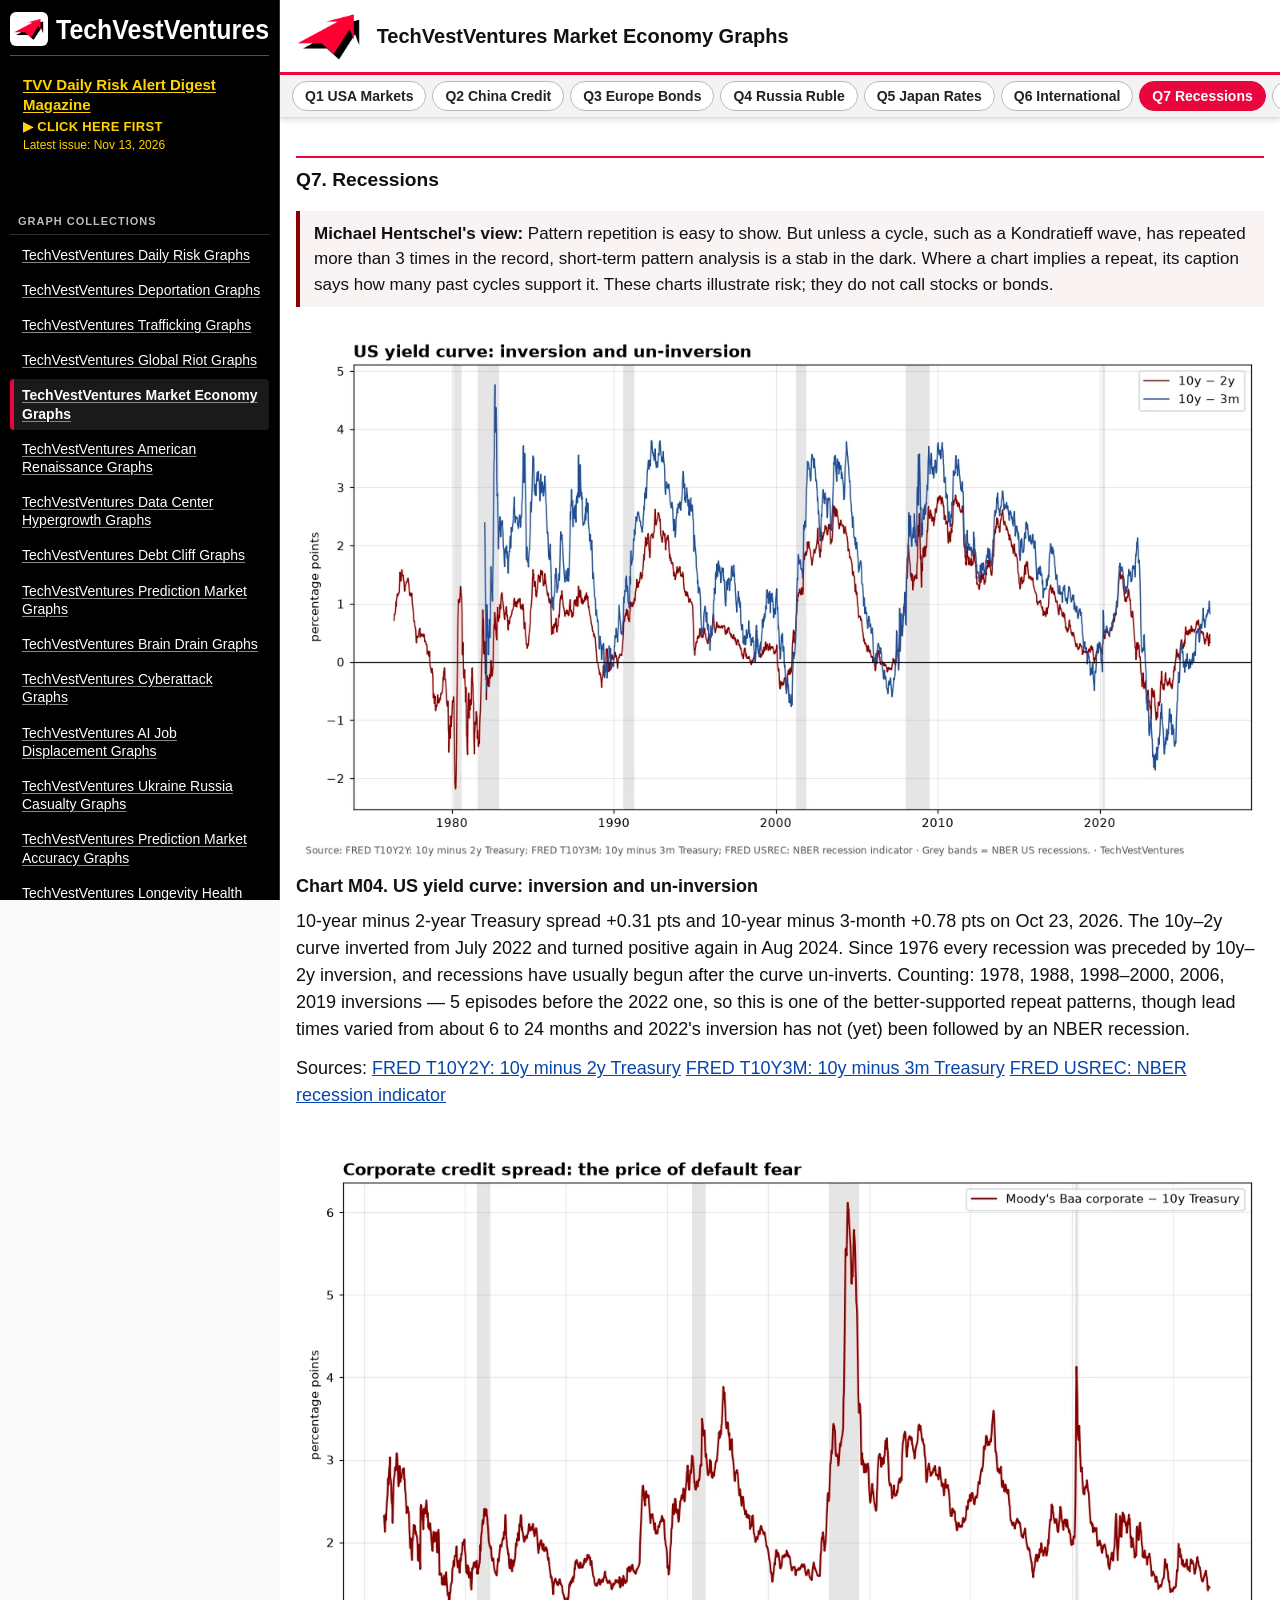
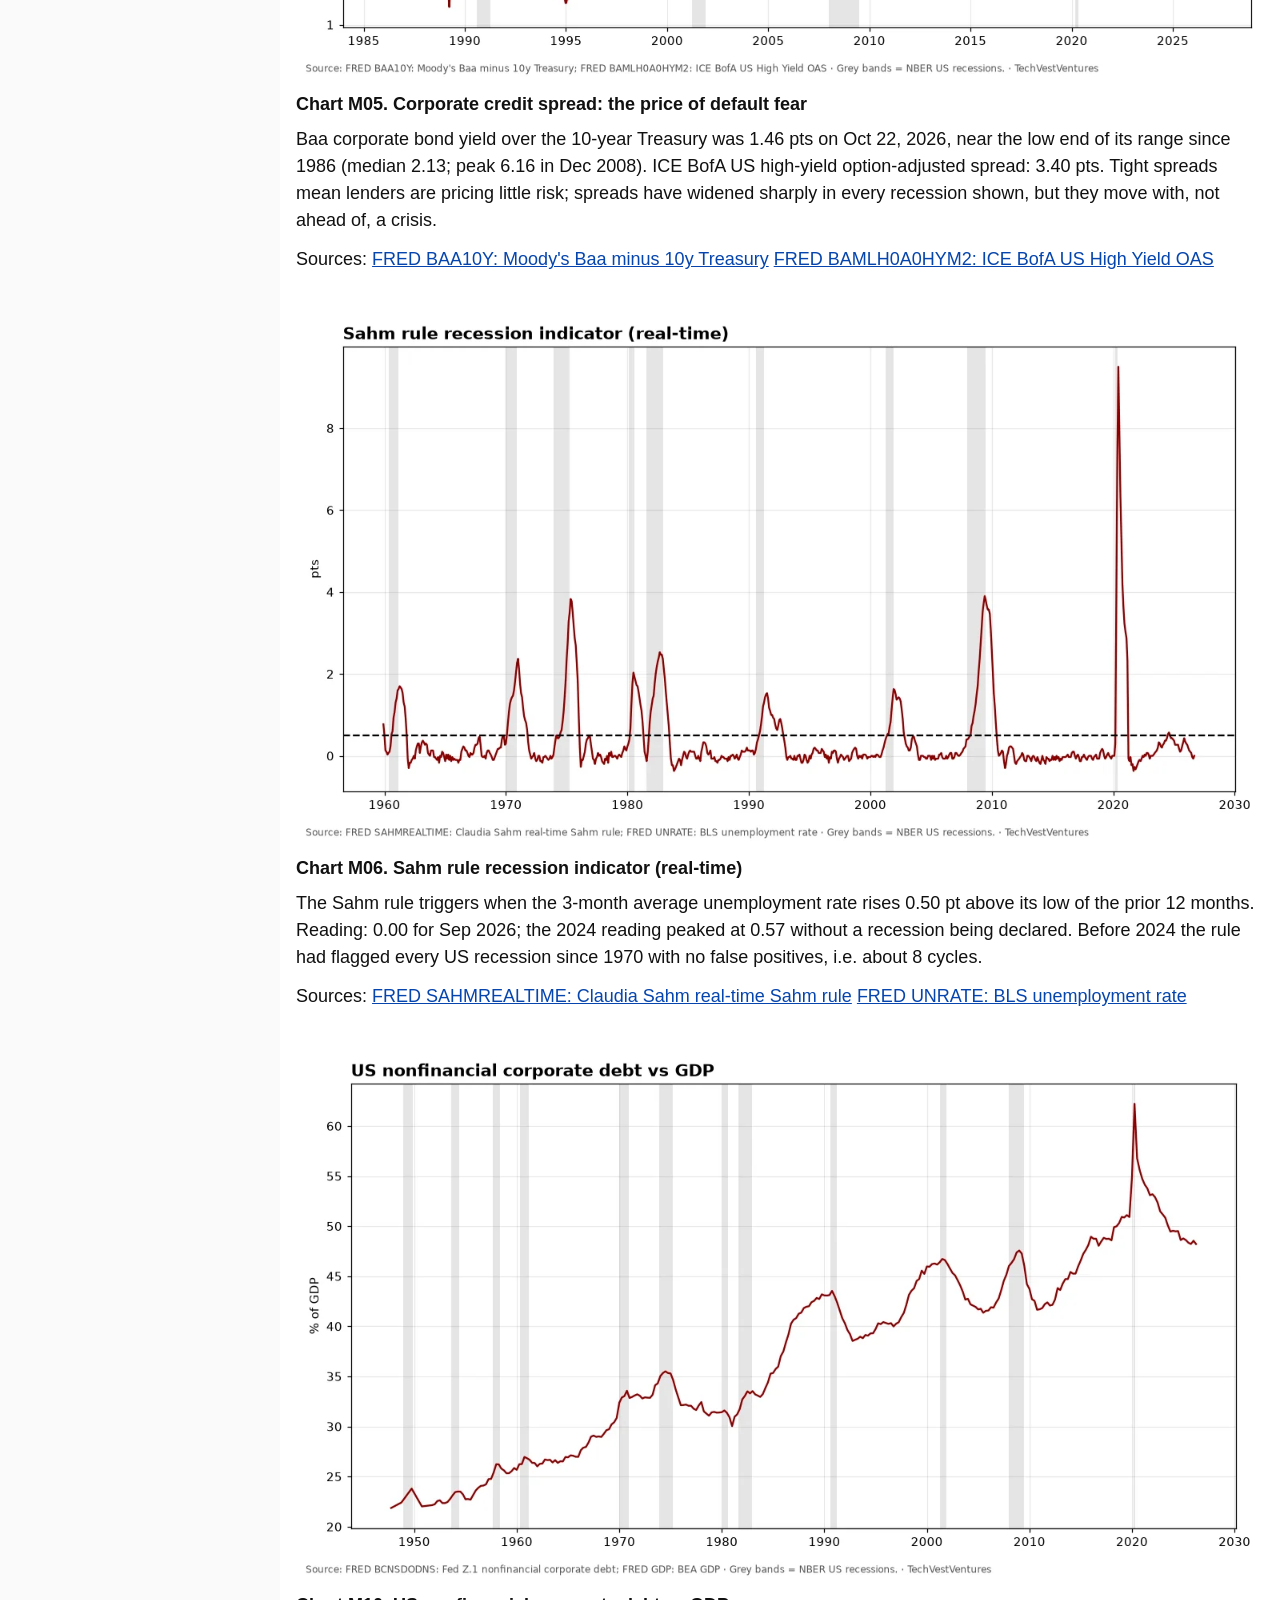
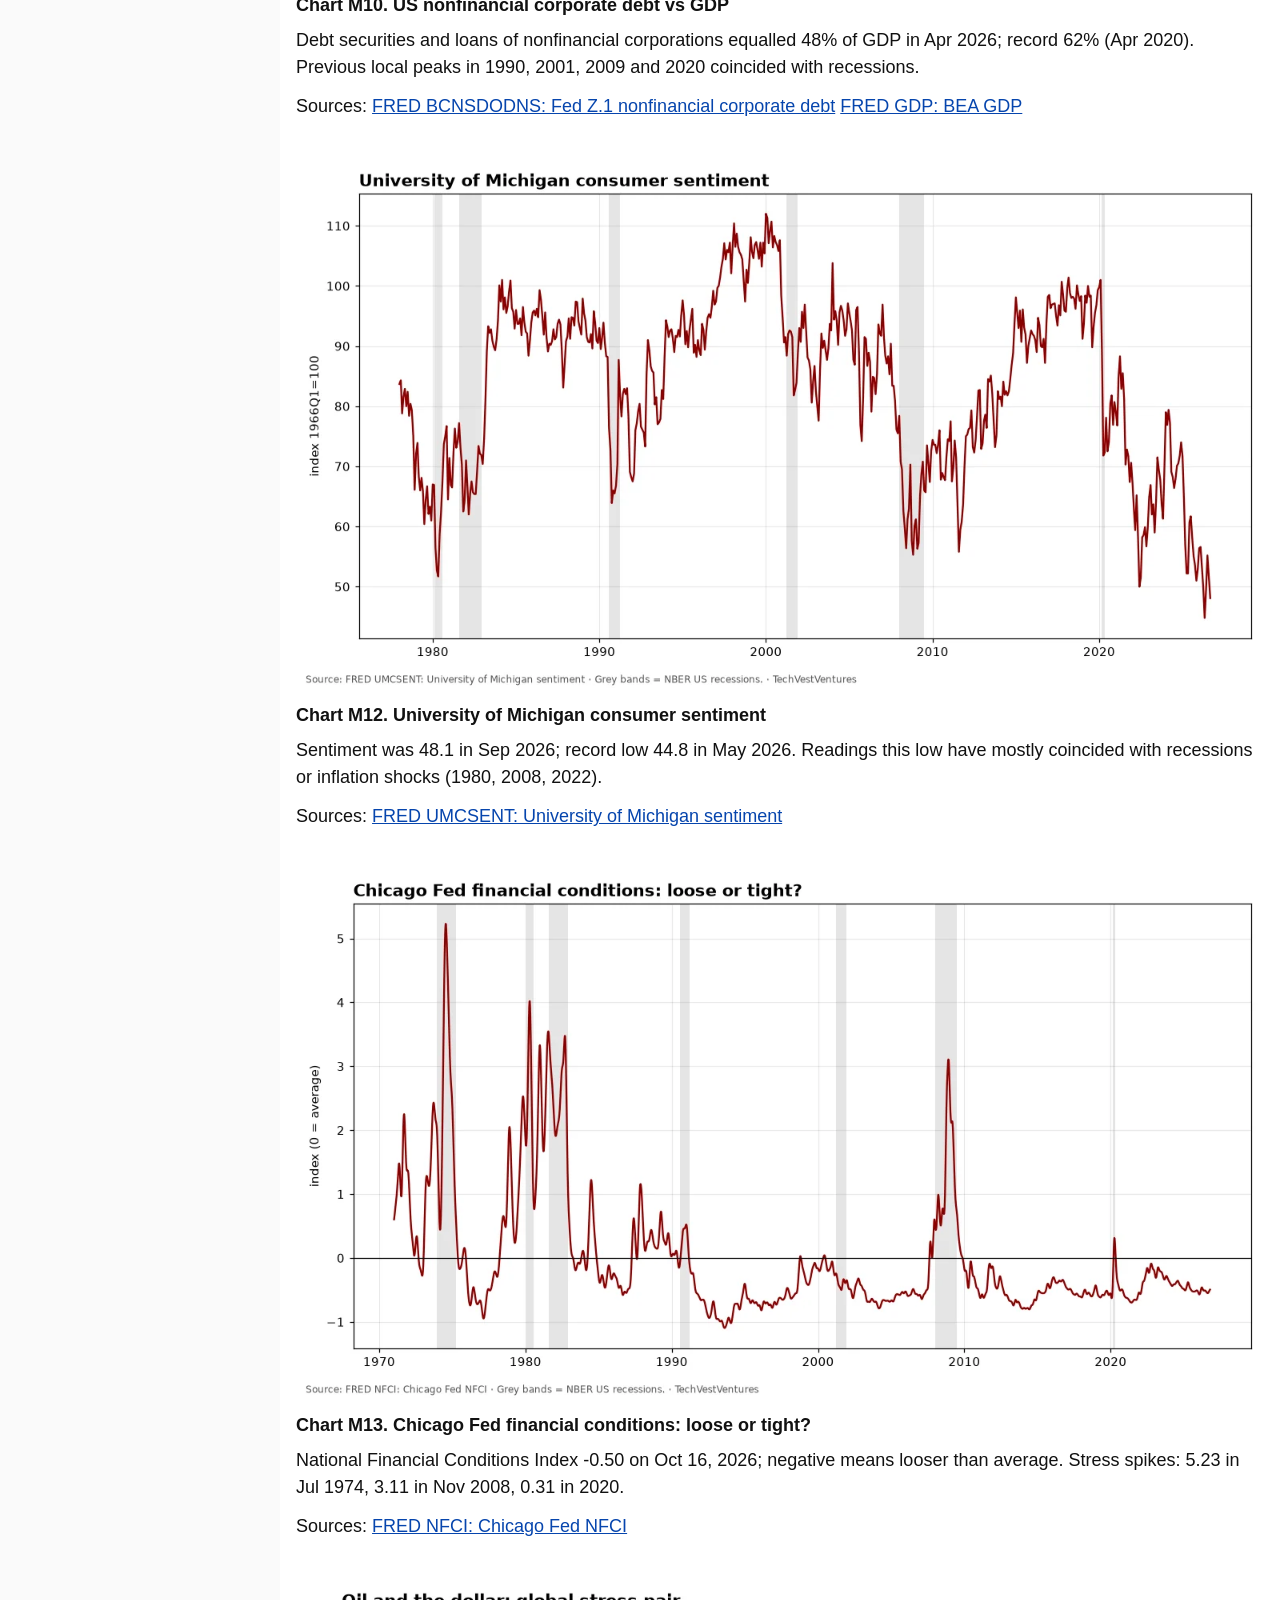
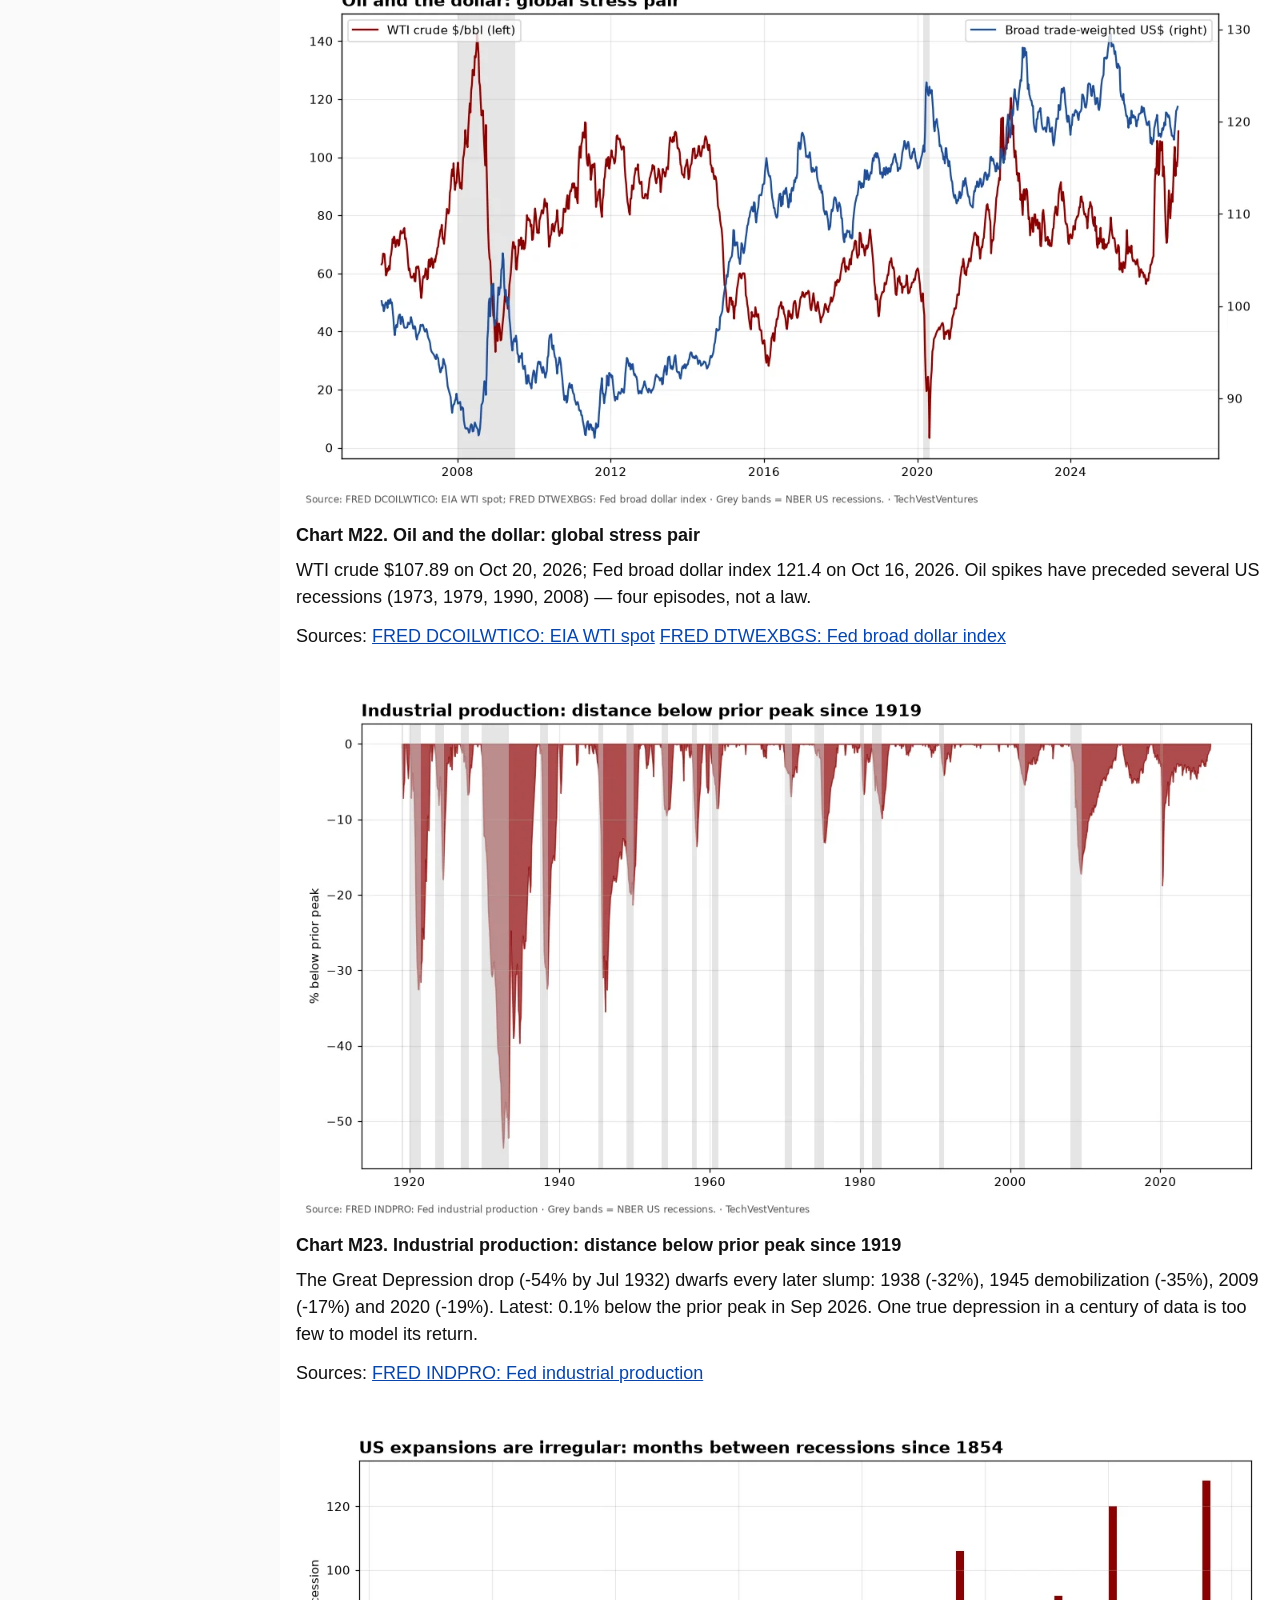
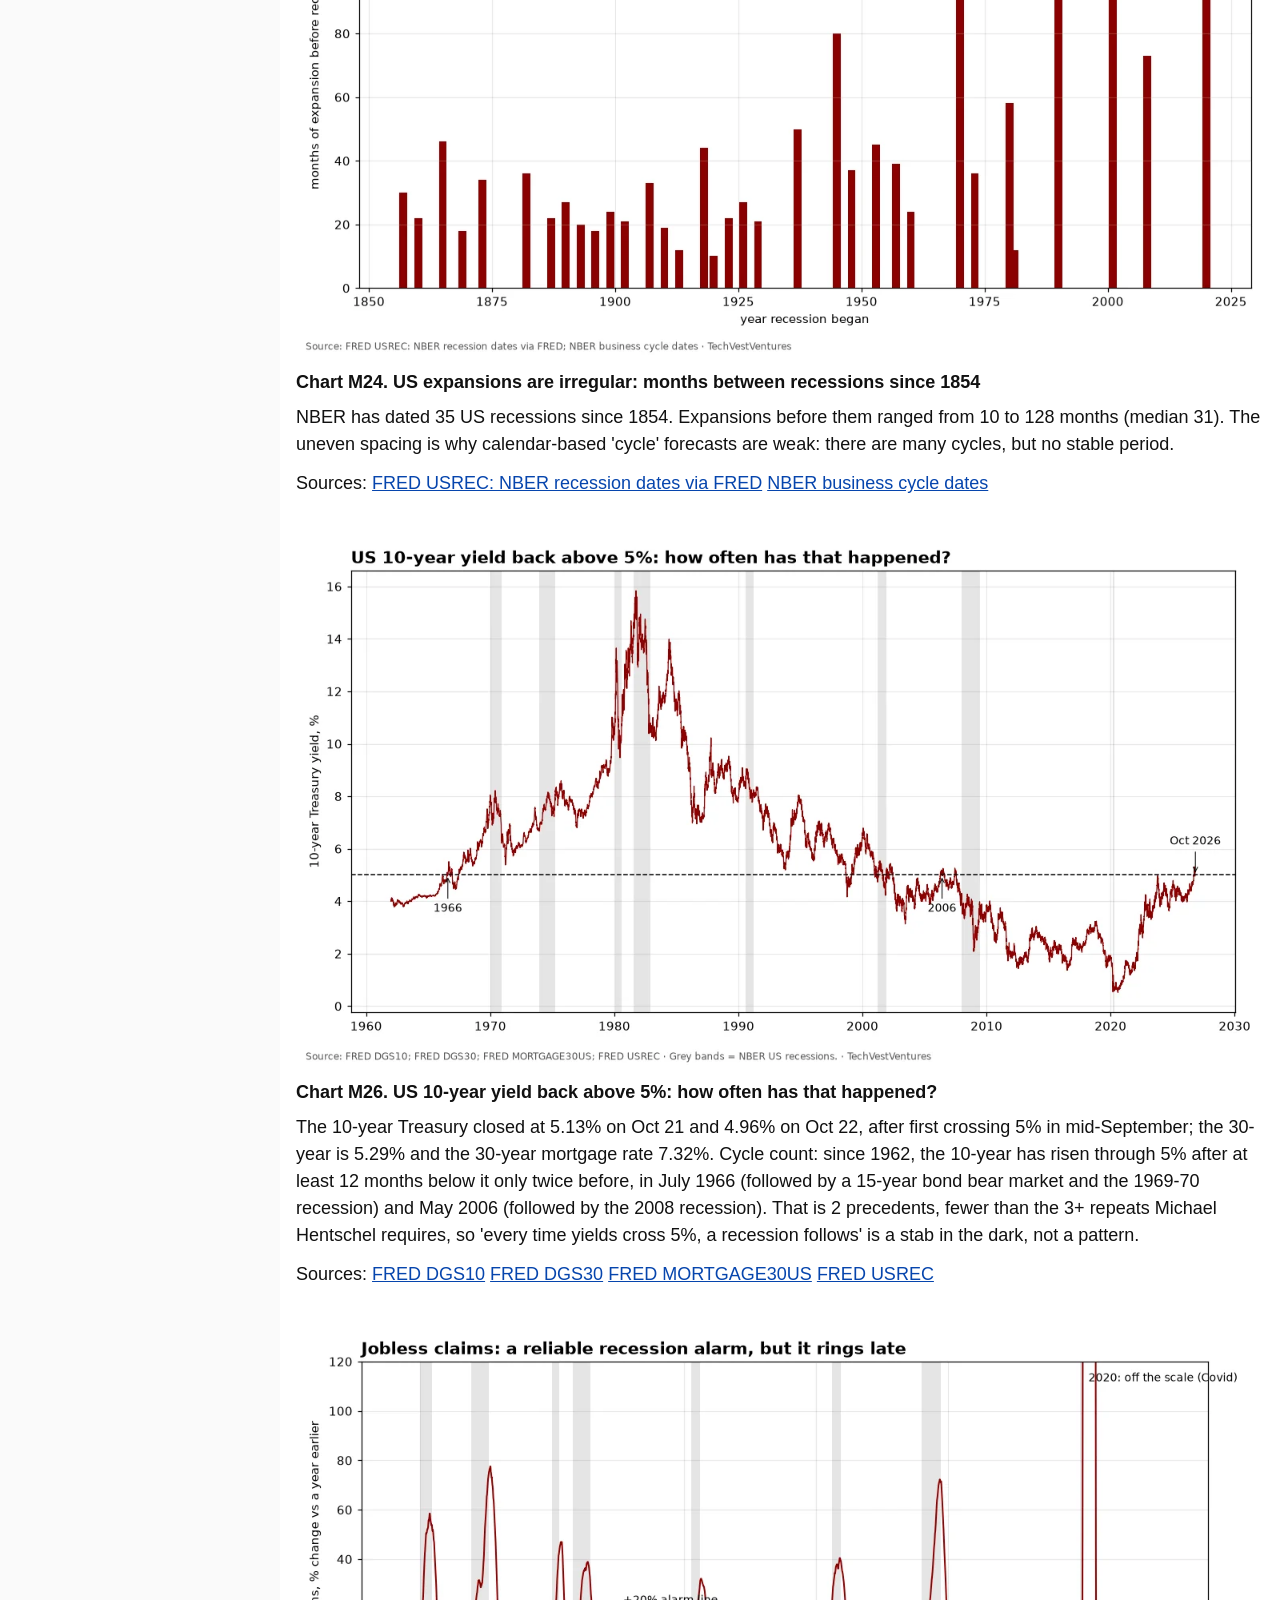
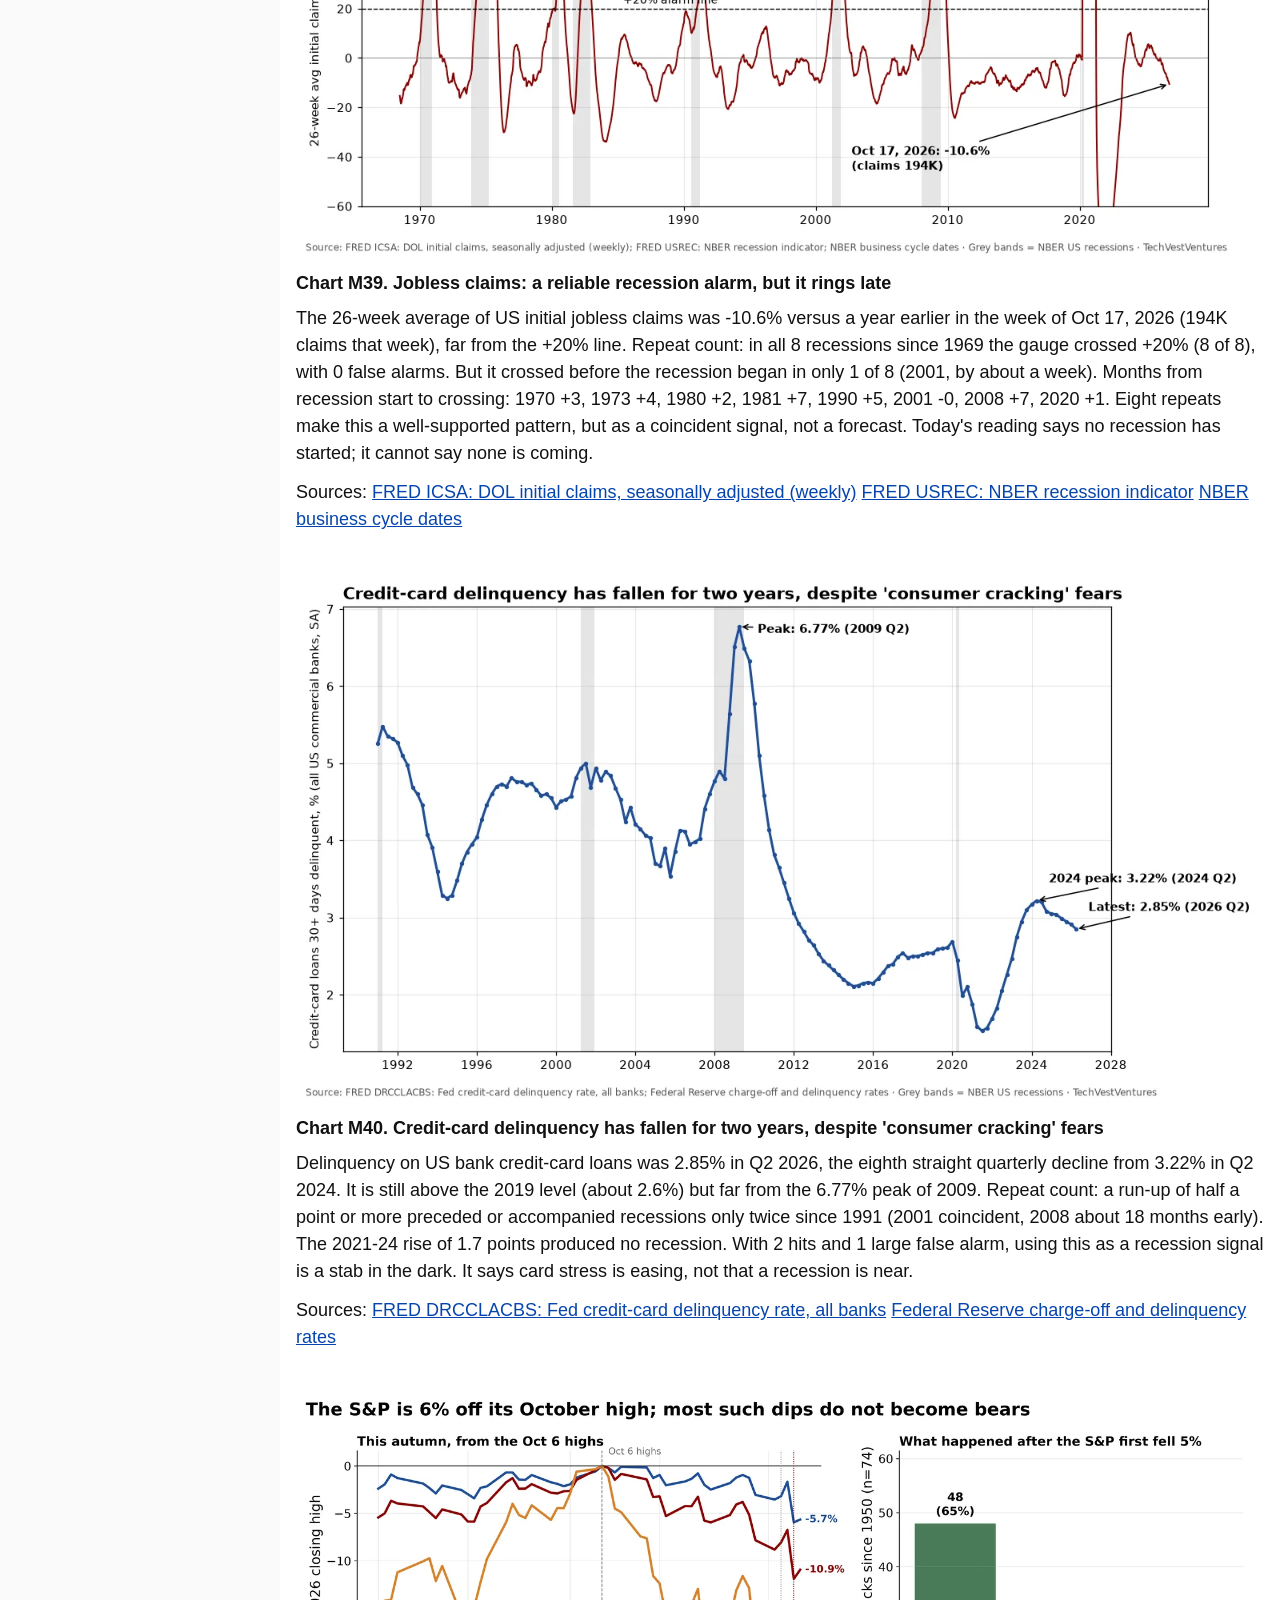
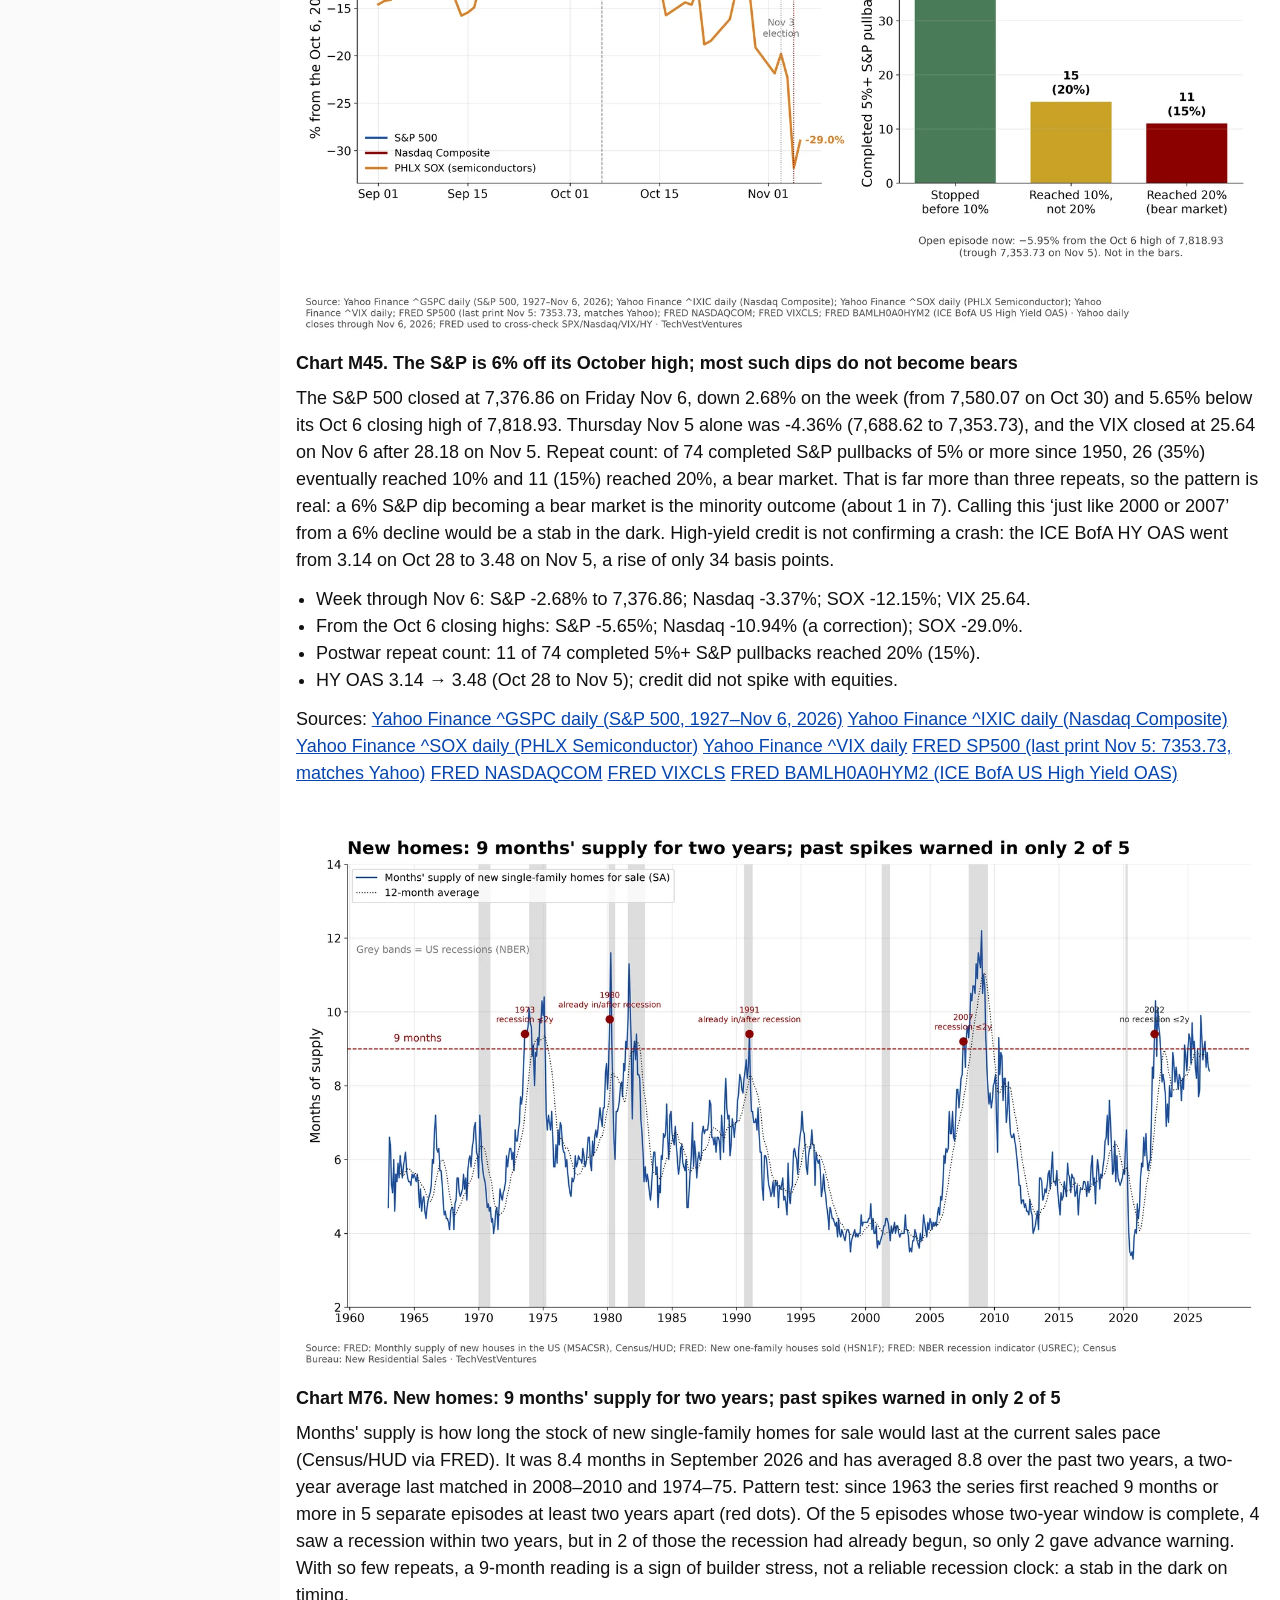
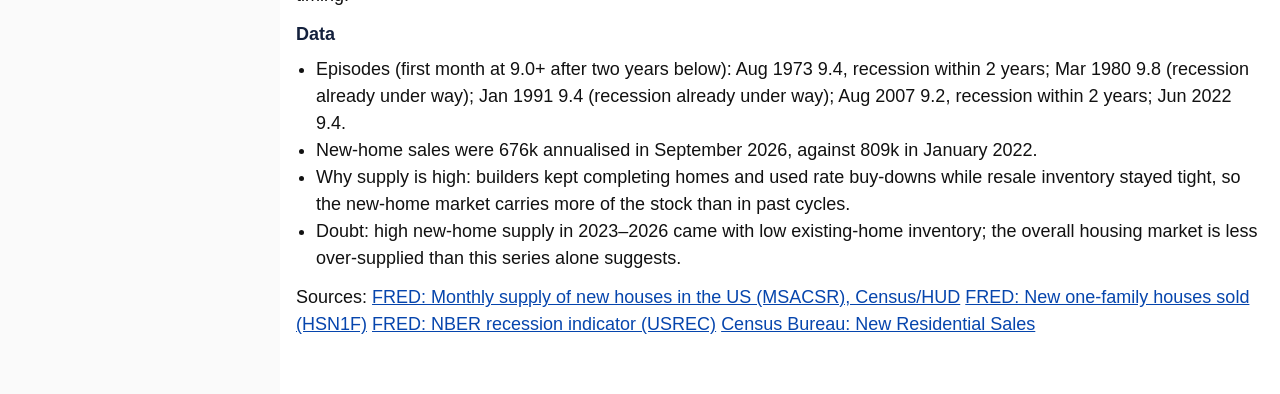
<file: issues/Q7.html>
<!doctype html><html lang="en"><head><meta charset="utf-8"><meta name="viewport" content="width=device-width,initial-scale=1"><title>TechVestVentures Market Economy Graphs — Q7</title><link rel="icon" href="../assets/favicon.svg" type="image/svg+xml"><link rel="icon" href="../assets/favicon-32.png" sizes="32x32" type="image/png"><link rel="apple-touch-icon" href="../assets/apple-touch-icon.png"><link rel="stylesheet" href="../assets/style.css"><script>if(!/[?&]raw/.test(location.search))location.replace("../index.html#Q7")</script></head><body><main id="issue"><h2 class="desk">Q7. Recessions</h2><div class="view"><b>Michael Hentschel's view:</b> Pattern repetition is easy to show. But unless a cycle, such as a Kondratieff wave, has repeated more than 3 times in the record, short-term pattern analysis is a stab in the dark. Where a chart implies a repeat, its caption says how many past cycles support it. These charts illustrate risk; they do not call stocks or bonds.</div><figure class="g" id="M04"><img src="img/M04.webp" alt="US yield curve: inversion and un-inversion" loading="lazy"><figcaption><span class="t">Chart M04. US yield curve: inversion and un-inversion</span><p>10-year minus 2-year Treasury spread +0.31 pts and 10-year minus 3-month +0.78 pts on Oct 23, 2026. The 10y–2y curve inverted from July 2022 and turned positive again in Aug 2024. Since 1976 every recession was preceded by 10y–2y inversion, and recessions have usually begun after the curve un-inverts. Counting: 1978, 1988, 1998–2000, 2006, 2019 inversions — 5 episodes before the 2022 one, so this is one of the better-supported repeat patterns, though lead times varied from about 6 to 24 months and 2022&#x27;s inversion has not (yet) been followed by an NBER recession.</p><p>Sources: <a href="https://fred.stlouisfed.org/series/T10Y2Y">FRED T10Y2Y: 10y minus 2y Treasury</a> <a href="https://fred.stlouisfed.org/series/T10Y3M">FRED T10Y3M: 10y minus 3m Treasury</a> <a href="https://fred.stlouisfed.org/series/USREC">FRED USREC: NBER recession indicator</a></p></figcaption></figure>
<figure class="g" id="M05"><img src="img/M05.webp" alt="Corporate credit spread: the price of default fear" loading="lazy"><figcaption><span class="t">Chart M05. Corporate credit spread: the price of default fear</span><p>Baa corporate bond yield over the 10-year Treasury was 1.46 pts on Oct 22, 2026, near the low end of its range since 1986 (median 2.13; peak 6.16 in Dec 2008). ICE BofA US high-yield option-adjusted spread: 3.40 pts. Tight spreads mean lenders are pricing little risk; spreads have widened sharply in every recession shown, but they move with, not ahead of, a crisis.</p><p>Sources: <a href="https://fred.stlouisfed.org/series/BAA10Y">FRED BAA10Y: Moody&#x27;s Baa minus 10y Treasury</a> <a href="https://fred.stlouisfed.org/series/BAMLH0A0HYM2">FRED BAMLH0A0HYM2: ICE BofA US High Yield OAS</a></p></figcaption></figure>
<figure class="g" id="M06"><img src="img/M06.webp" alt="Sahm rule recession indicator (real-time)" loading="lazy"><figcaption><span class="t">Chart M06. Sahm rule recession indicator (real-time)</span><p>The Sahm rule triggers when the 3-month average unemployment rate rises 0.50 pt above its low of the prior 12 months. Reading: 0.00 for Sep 2026; the 2024 reading peaked at 0.57 without a recession being declared. Before 2024 the rule had flagged every US recession since 1970 with no false positives, i.e. about 8 cycles.</p><p>Sources: <a href="https://fred.stlouisfed.org/series/SAHMREALTIME">FRED SAHMREALTIME: Claudia Sahm real-time Sahm rule</a> <a href="https://fred.stlouisfed.org/series/UNRATE">FRED UNRATE: BLS unemployment rate</a></p></figcaption></figure>
<figure class="g" id="M10"><img src="img/M10.webp" alt="US nonfinancial corporate debt vs GDP" loading="lazy"><figcaption><span class="t">Chart M10. US nonfinancial corporate debt vs GDP</span><p>Debt securities and loans of nonfinancial corporations equalled 48% of GDP in Apr 2026; record 62% (Apr 2020). Previous local peaks in 1990, 2001, 2009 and 2020 coincided with recessions.</p><p>Sources: <a href="https://fred.stlouisfed.org/series/BCNSDODNS">FRED BCNSDODNS: Fed Z.1 nonfinancial corporate debt</a> <a href="https://fred.stlouisfed.org/series/GDP">FRED GDP: BEA GDP</a></p></figcaption></figure>
<figure class="g" id="M12"><img src="img/M12.webp" alt="University of Michigan consumer sentiment" loading="lazy"><figcaption><span class="t">Chart M12. University of Michigan consumer sentiment</span><p>Sentiment was 48.1 in Sep 2026; record low 44.8 in May 2026. Readings this low have mostly coincided with recessions or inflation shocks (1980, 2008, 2022).</p><p>Sources: <a href="https://fred.stlouisfed.org/series/UMCSENT">FRED UMCSENT: University of Michigan sentiment</a></p></figcaption></figure>
<figure class="g" id="M13"><img src="img/M13.webp" alt="Chicago Fed financial conditions: loose or tight?" loading="lazy"><figcaption><span class="t">Chart M13. Chicago Fed financial conditions: loose or tight?</span><p>National Financial Conditions Index -0.50 on Oct 16, 2026; negative means looser than average. Stress spikes: 5.23 in Jul 1974, 3.11 in Nov 2008, 0.31 in 2020.</p><p>Sources: <a href="https://fred.stlouisfed.org/series/NFCI">FRED NFCI: Chicago Fed NFCI</a></p></figcaption></figure>
<figure class="g" id="M22"><img src="img/M22.webp" alt="Oil and the dollar: global stress pair" loading="lazy"><figcaption><span class="t">Chart M22. Oil and the dollar: global stress pair</span><p>WTI crude $107.89 on Oct 20, 2026; Fed broad dollar index 121.4 on Oct 16, 2026. Oil spikes have preceded several US recessions (1973, 1979, 1990, 2008) — four episodes, not a law.</p><p>Sources: <a href="https://fred.stlouisfed.org/series/DCOILWTICO">FRED DCOILWTICO: EIA WTI spot</a> <a href="https://fred.stlouisfed.org/series/DTWEXBGS">FRED DTWEXBGS: Fed broad dollar index</a></p></figcaption></figure>
<figure class="g" id="M23"><img src="img/M23.webp" alt="Industrial production: distance below prior peak since 1919" loading="lazy"><figcaption><span class="t">Chart M23. Industrial production: distance below prior peak since 1919</span><p>The Great Depression drop (-54% by Jul 1932) dwarfs every later slump: 1938 (-32%), 1945 demobilization (-35%), 2009 (-17%) and 2020 (-19%). Latest: 0.1% below the prior peak in Sep 2026. One true depression in a century of data is too few to model its return.</p><p>Sources: <a href="https://fred.stlouisfed.org/series/INDPRO">FRED INDPRO: Fed industrial production</a></p></figcaption></figure>
<figure class="g" id="M24"><img src="img/M24.webp" alt="US expansions are irregular: months between recessions since 1854" loading="lazy"><figcaption><span class="t">Chart M24. US expansions are irregular: months between recessions since 1854</span><p>NBER has dated 35 US recessions since 1854. Expansions before them ranged from 10 to 128 months (median 31). The uneven spacing is why calendar-based &#x27;cycle&#x27; forecasts are weak: there are many cycles, but no stable period.</p><p>Sources: <a href="https://fred.stlouisfed.org/series/USREC">FRED USREC: NBER recession dates via FRED</a> <a href="https://www.nber.org/research/data/us-business-cycle-expansions-and-contractions">NBER business cycle dates</a></p></figcaption></figure>
<figure class="g" id="M26"><img src="img/M26.webp" alt="US 10-year yield back above 5%: how often has that happened?" loading="lazy"><figcaption><span class="t">Chart M26. US 10-year yield back above 5%: how often has that happened?</span><p>The 10-year Treasury closed at 5.13% on Oct 21 and 4.96% on Oct 22, after first crossing 5% in mid-September; the 30-year is 5.29% and the 30-year mortgage rate 7.32%. Cycle count: since 1962, the 10-year has risen through 5% after at least 12 months below it only twice before, in July 1966 (followed by a 15-year bond bear market and the 1969-70 recession) and May 2006 (followed by the 2008 recession). That is 2 precedents, fewer than the 3+ repeats Michael Hentschel requires, so &#x27;every time yields cross 5%, a recession follows&#x27; is a stab in the dark, not a pattern.</p><p>Sources: <a href="https://fred.stlouisfed.org/series/DGS10">FRED DGS10</a> <a href="https://fred.stlouisfed.org/series/DGS30">FRED DGS30</a> <a href="https://fred.stlouisfed.org/series/MORTGAGE30US">FRED MORTGAGE30US</a> <a href="https://fred.stlouisfed.org/series/USREC">FRED USREC</a></p></figcaption></figure>
<figure class="g" id="M39"><img src="img/M39.webp" alt="Jobless claims: a reliable recession alarm, but it rings late" loading="lazy"><figcaption><span class="t">Chart M39. Jobless claims: a reliable recession alarm, but it rings late</span><p>The 26-week average of US initial jobless claims was -10.6% versus a year earlier in the week of Oct 17, 2026 (194K claims that week), far from the +20% line. Repeat count: in all 8 recessions since 1969 the gauge crossed +20% (8 of 8), with 0 false alarms. But it crossed before the recession began in only 1 of 8 (2001, by about a week). Months from recession start to crossing: 1970 +3, 1973 +4, 1980 +2, 1981 +7, 1990 +5, 2001 -0, 2008 +7, 2020 +1. Eight repeats make this a well-supported pattern, but as a coincident signal, not a forecast. Today&#x27;s reading says no recession has started; it cannot say none is coming.</p><p>Sources: <a href="https://fred.stlouisfed.org/series/ICSA">FRED ICSA: DOL initial claims, seasonally adjusted (weekly)</a> <a href="https://fred.stlouisfed.org/series/USREC">FRED USREC: NBER recession indicator</a> <a href="https://www.nber.org/research/data/us-business-cycle-expansions-and-contractions">NBER business cycle dates</a></p></figcaption></figure>
<figure class="g" id="M40"><img src="img/M40.webp" alt="Credit-card delinquency has fallen for two years, despite &#x27;consumer cracking&#x27; fears" loading="lazy"><figcaption><span class="t">Chart M40. Credit-card delinquency has fallen for two years, despite &#x27;consumer cracking&#x27; fears</span><p>Delinquency on US bank credit-card loans was 2.85% in Q2 2026, the eighth straight quarterly decline from 3.22% in Q2 2024. It is still above the 2019 level (about 2.6%) but far from the 6.77% peak of 2009. Repeat count: a run-up of half a point or more preceded or accompanied recessions only twice since 1991 (2001 coincident, 2008 about 18 months early). The 2021-24 rise of 1.7 points produced no recession. With 2 hits and 1 large false alarm, using this as a recession signal is a stab in the dark. It says card stress is easing, not that a recession is near.</p><p>Sources: <a href="https://fred.stlouisfed.org/series/DRCCLACBS">FRED DRCCLACBS: Fed credit-card delinquency rate, all banks</a> <a href="https://www.federalreserve.gov/releases/chargeoff/">Federal Reserve charge-off and delinquency rates</a></p></figcaption></figure>
<figure class="g" id="M45"><img src="img/M45.webp" alt="The S&amp;P is 6% off its October high; most such dips do not become bears" loading="lazy"><figcaption><span class="t">Chart M45. The S&amp;P is 6% off its October high; most such dips do not become bears</span><p>The S&amp;P 500 closed at 7,376.86 on Friday Nov 6, down 2.68% on the week (from 7,580.07 on Oct 30) and 5.65% below its Oct 6 closing high of 7,818.93. Thursday Nov 5 alone was -4.36% (7,688.62 to 7,353.73), and the VIX closed at 25.64 on Nov 6 after 28.18 on Nov 5. Repeat count: of 74 completed S&amp;P pullbacks of 5% or more since 1950, 26 (35%) eventually reached 10% and 11 (15%) reached 20%, a bear market. That is far more than three repeats, so the pattern is real: a 6% S&amp;P dip becoming a bear market is the minority outcome (about 1 in 7). Calling this ‘just like 2000 or 2007’ from a 6% decline would be a stab in the dark. High-yield credit is not confirming a crash: the ICE BofA HY OAS went from 3.14 on Oct 28 to 3.48 on Nov 5, a rise of only 34 basis points.</p><ul class="b"><li>Week through Nov 6: S&amp;P -2.68% to 7,376.86; Nasdaq -3.37%; SOX -12.15%; VIX 25.64.</li><li>From the Oct 6 closing highs: S&amp;P -5.65%; Nasdaq -10.94% (a correction); SOX -29.0%.</li><li>Postwar repeat count: 11 of 74 completed 5%+ S&amp;P pullbacks reached 20% (15%).</li><li>HY OAS 3.14 → 3.48 (Oct 28 to Nov 5); credit did not spike with equities.</li></ul><p>Sources: <a href="https://finance.yahoo.com/quote/%5EGSPC/history">Yahoo Finance ^GSPC daily (S&amp;P 500, 1927–Nov 6, 2026)</a> <a href="https://finance.yahoo.com/quote/%5EIXIC/history">Yahoo Finance ^IXIC daily (Nasdaq Composite)</a> <a href="https://finance.yahoo.com/quote/%5ESOX/history">Yahoo Finance ^SOX daily (PHLX Semiconductor)</a> <a href="https://finance.yahoo.com/quote/%5EVIX/history">Yahoo Finance ^VIX daily</a> <a href="https://fred.stlouisfed.org/series/SP500">FRED SP500 (last print Nov 5: 7353.73, matches Yahoo)</a> <a href="https://fred.stlouisfed.org/series/NASDAQCOM">FRED NASDAQCOM</a> <a href="https://fred.stlouisfed.org/series/VIXCLS">FRED VIXCLS</a> <a href="https://fred.stlouisfed.org/series/BAMLH0A0HYM2">FRED BAMLH0A0HYM2 (ICE BofA US High Yield OAS)</a></p></figcaption></figure>
<figure class="g" id="M76"><img src="img/M76.webp" alt="New homes: 9 months&#x27; supply for two years; past spikes warned in only 2 of 5" loading="lazy"><figcaption><span class="t">Chart M76. New homes: 9 months&#x27; supply for two years; past spikes warned in only 2 of 5</span><p>Months&#x27; supply is how long the stock of new single-family homes for sale would last at the current sales pace (Census/HUD via FRED). It was 8.4 months in September 2026 and has averaged 8.8 over the past two years, a two-year average last matched in 2008–2010 and 1974–75. Pattern test: since 1963 the series first reached 9 months or more in 5 separate episodes at least two years apart (red dots). Of the 5 episodes whose two-year window is complete, 4 saw a recession within two years, but in 2 of those the recession had already begun, so only 2 gave advance warning. With so few repeats, a 9-month reading is a sign of builder stress, not a reliable recession clock: a stab in the dark on timing.</p><p class="lab">Data</p><ul class="b"><li>Episodes (first month at 9.0+ after two years below): Aug 1973 9.4, recession within 2 years; Mar 1980 9.8 (recession already under way); Jan 1991 9.4 (recession already under way); Aug 2007 9.2, recession within 2 years; Jun 2022 9.4.</li><li>New-home sales were 676k annualised in September 2026, against 809k in January 2022.</li><li>Why supply is high: builders kept completing homes and used rate buy-downs while resale inventory stayed tight, so the new-home market carries more of the stock than in past cycles.</li><li>Doubt: high new-home supply in 2023–2026 came with low existing-home inventory; the overall housing market is less over-supplied than this series alone suggests.</li></ul><p>Sources: <a href="https://fred.stlouisfed.org/series/MSACSR">FRED: Monthly supply of new houses in the US (MSACSR), Census/HUD</a> <a href="https://fred.stlouisfed.org/series/HSN1F">FRED: New one-family houses sold (HSN1F)</a> <a href="https://fred.stlouisfed.org/series/USREC">FRED: NBER recession indicator (USREC)</a> <a href="https://www.census.gov/construction/nrs/index.html">Census Bureau: New Residential Sales</a></p></figcaption></figure></main></body></html>
</file>
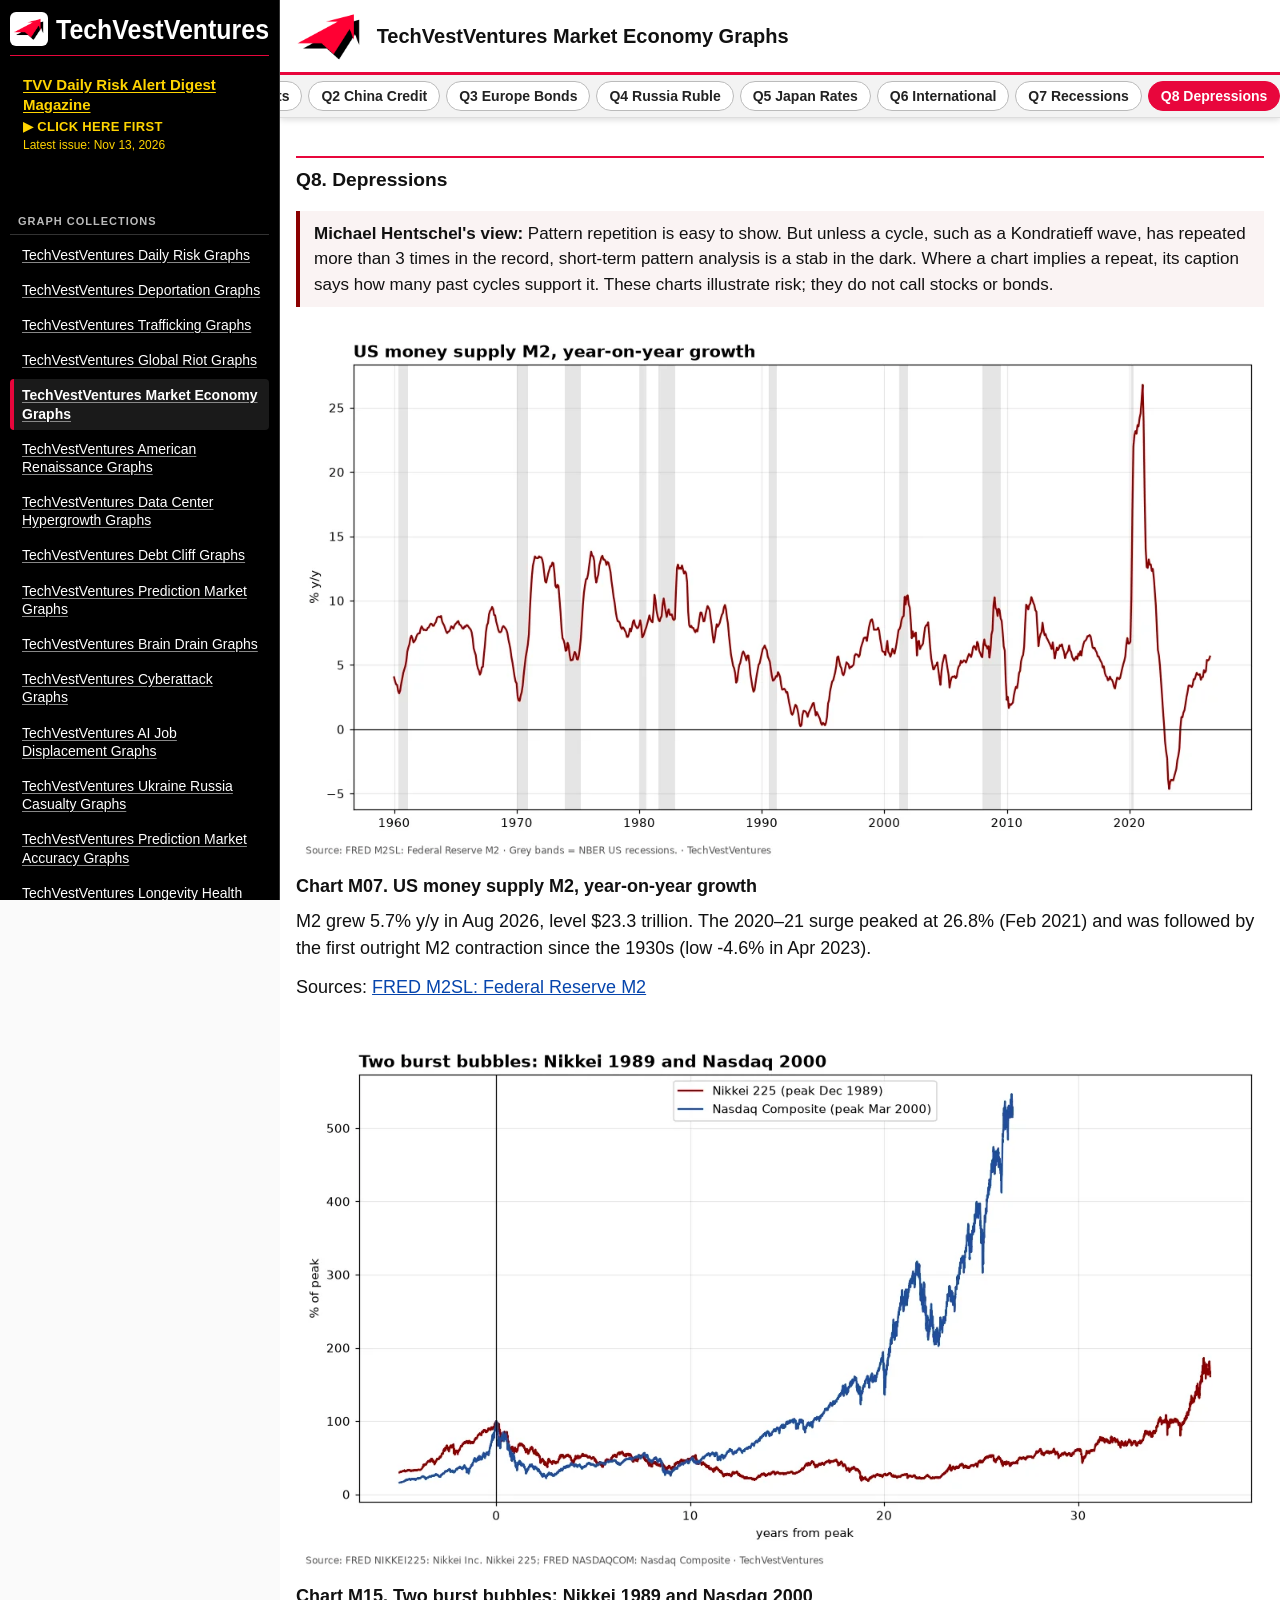
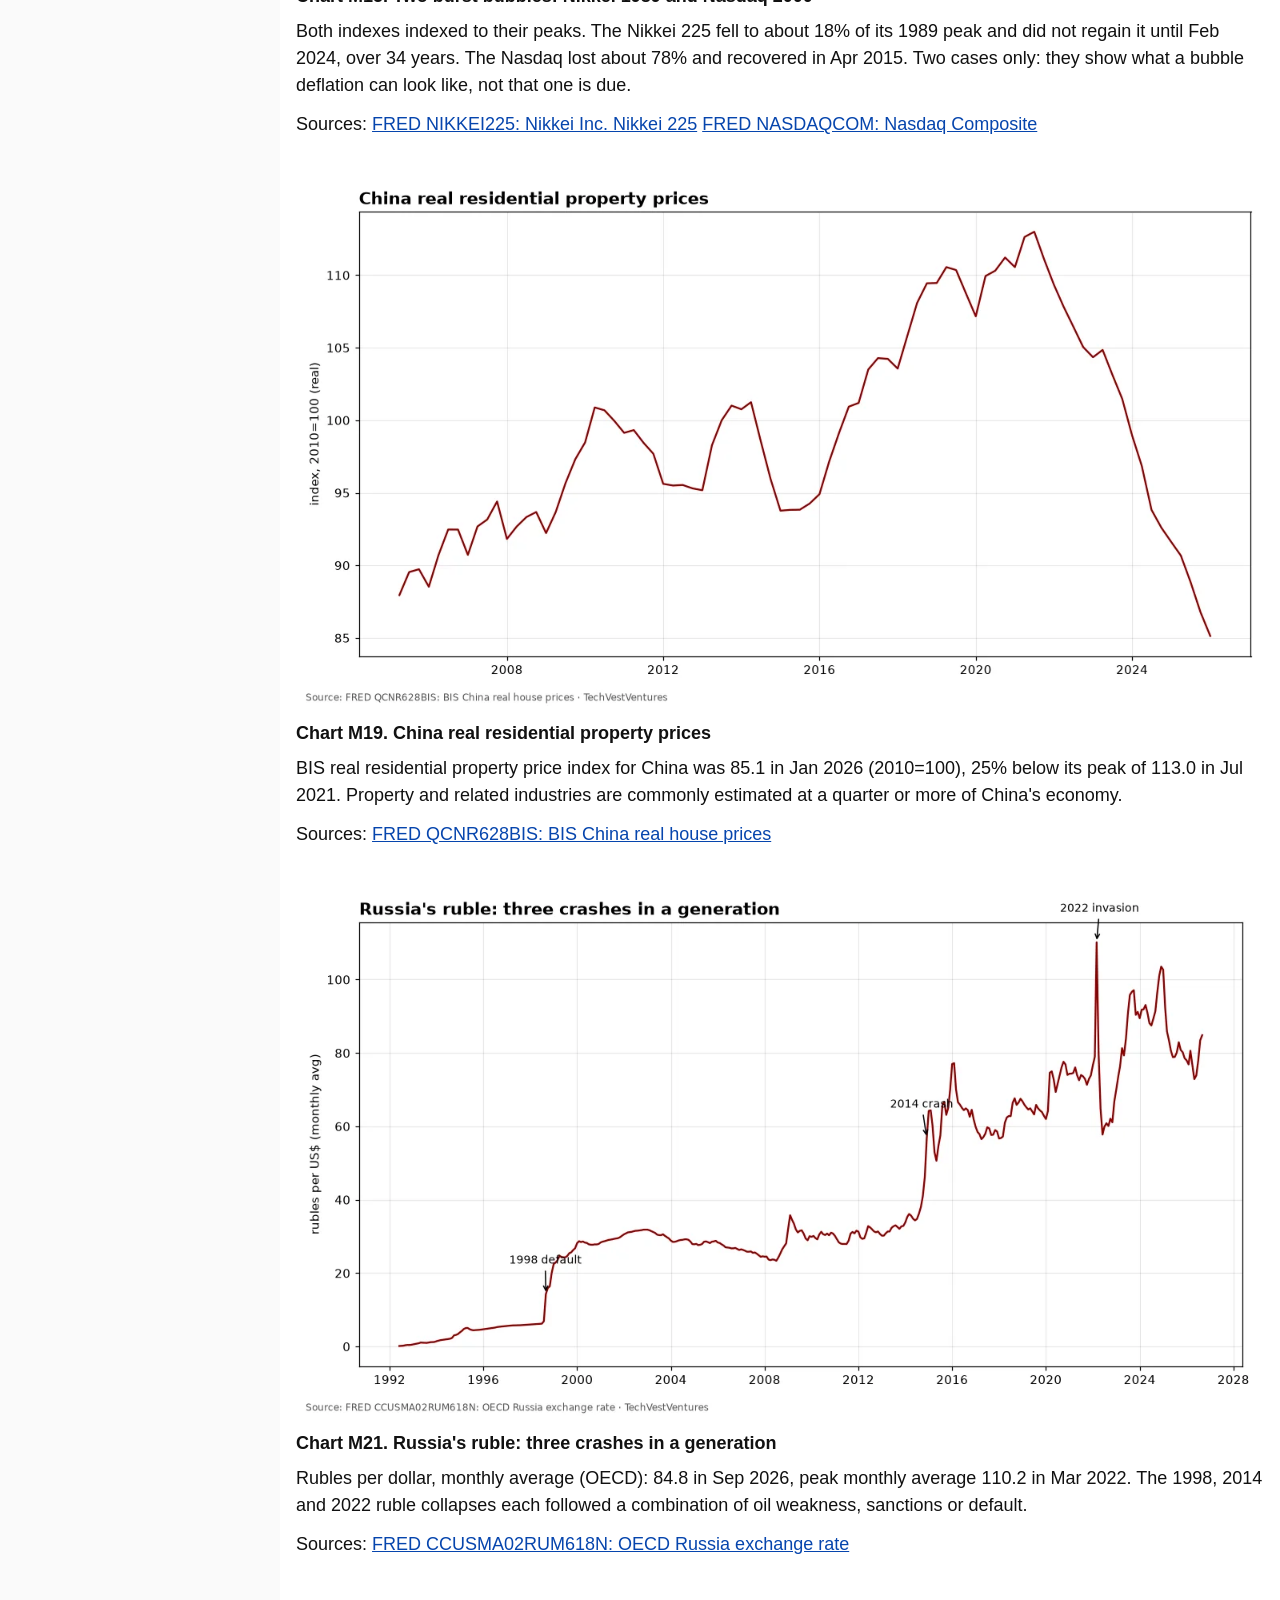
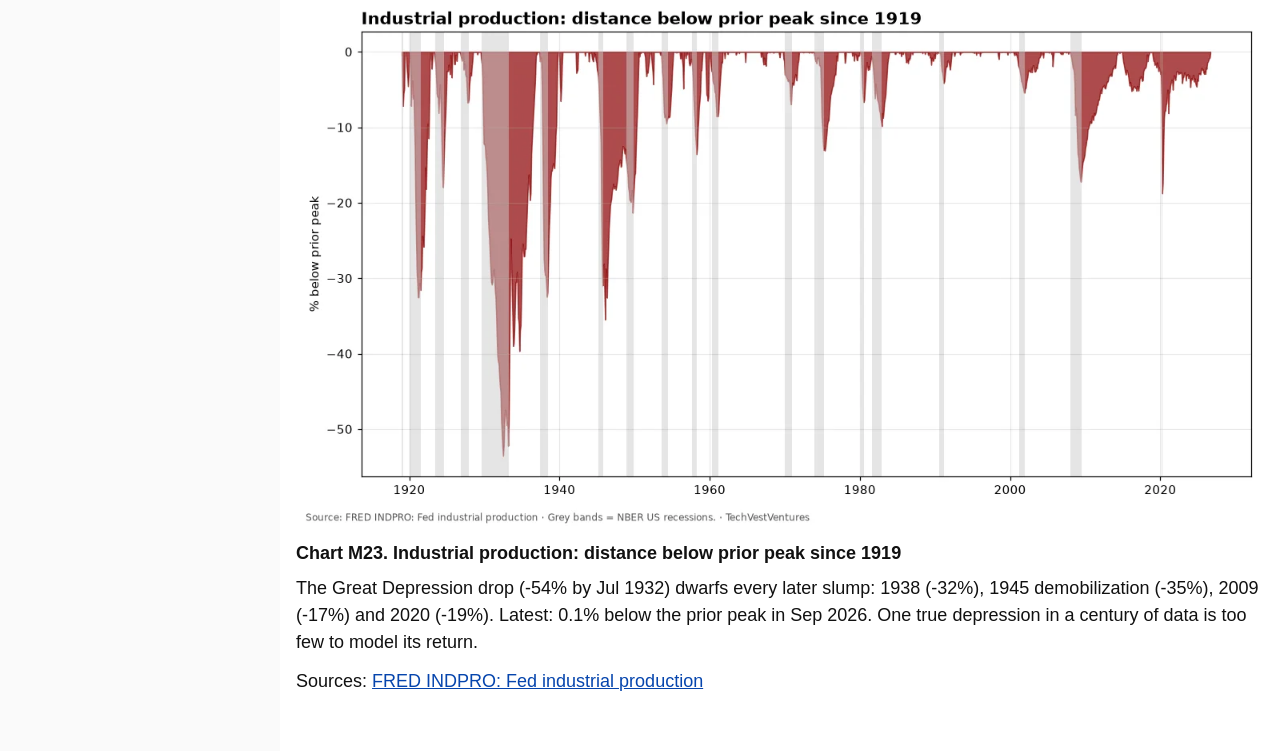
<file: issues/Q8.html>
<!doctype html><html lang="en"><head><meta charset="utf-8"><meta name="viewport" content="width=device-width,initial-scale=1"><title>TechVestVentures Market Economy Graphs — Q8</title><link rel="icon" href="../assets/favicon.svg" type="image/svg+xml"><link rel="icon" href="../assets/favicon-32.png" sizes="32x32" type="image/png"><link rel="apple-touch-icon" href="../assets/apple-touch-icon.png"><link rel="stylesheet" href="../assets/style.css"><script>if(!/[?&]raw/.test(location.search))location.replace("../index.html#Q8")</script></head><body><main id="issue"><h2 class="desk">Q8. Depressions</h2><div class="view"><b>Michael Hentschel's view:</b> Pattern repetition is easy to show. But unless a cycle, such as a Kondratieff wave, has repeated more than 3 times in the record, short-term pattern analysis is a stab in the dark. Where a chart implies a repeat, its caption says how many past cycles support it. These charts illustrate risk; they do not call stocks or bonds.</div><figure class="g" id="M07"><img src="img/M07.webp" alt="US money supply M2, year-on-year growth" loading="lazy"><figcaption><span class="t">Chart M07. US money supply M2, year-on-year growth</span><p>M2 grew 5.7% y/y in Aug 2026, level $23.3 trillion. The 2020–21 surge peaked at 26.8% (Feb 2021) and was followed by the first outright M2 contraction since the 1930s (low -4.6% in Apr 2023).</p><p>Sources: <a href="https://fred.stlouisfed.org/series/M2SL">FRED M2SL: Federal Reserve M2</a></p></figcaption></figure>
<figure class="g" id="M15"><img src="img/M15.webp" alt="Two burst bubbles: Nikkei 1989 and Nasdaq 2000" loading="lazy"><figcaption><span class="t">Chart M15. Two burst bubbles: Nikkei 1989 and Nasdaq 2000</span><p>Both indexes indexed to their peaks. The Nikkei 225 fell to about 18% of its 1989 peak and did not regain it until Feb 2024, over 34 years. The Nasdaq lost about 78% and recovered in Apr 2015. Two cases only: they show what a bubble deflation can look like, not that one is due.</p><p>Sources: <a href="https://fred.stlouisfed.org/series/NIKKEI225">FRED NIKKEI225: Nikkei Inc. Nikkei 225</a> <a href="https://fred.stlouisfed.org/series/NASDAQCOM">FRED NASDAQCOM: Nasdaq Composite</a></p></figcaption></figure>
<figure class="g" id="M19"><img src="img/M19.webp" alt="China real residential property prices" loading="lazy"><figcaption><span class="t">Chart M19. China real residential property prices</span><p>BIS real residential property price index for China was 85.1 in Jan 2026 (2010=100), 25% below its peak of 113.0 in Jul 2021. Property and related industries are commonly estimated at a quarter or more of China&#x27;s economy.</p><p>Sources: <a href="https://fred.stlouisfed.org/series/QCNR628BIS">FRED QCNR628BIS: BIS China real house prices</a></p></figcaption></figure>
<figure class="g" id="M21"><img src="img/M21.webp" alt="Russia&#x27;s ruble: three crashes in a generation" loading="lazy"><figcaption><span class="t">Chart M21. Russia&#x27;s ruble: three crashes in a generation</span><p>Rubles per dollar, monthly average (OECD): 84.8 in Sep 2026, peak monthly average 110.2 in Mar 2022. The 1998, 2014 and 2022 ruble collapses each followed a combination of oil weakness, sanctions or default.</p><p>Sources: <a href="https://fred.stlouisfed.org/series/CCUSMA02RUM618N">FRED CCUSMA02RUM618N: OECD Russia exchange rate</a></p></figcaption></figure>
<figure class="g" id="M23"><img src="img/M23.webp" alt="Industrial production: distance below prior peak since 1919" loading="lazy"><figcaption><span class="t">Chart M23. Industrial production: distance below prior peak since 1919</span><p>The Great Depression drop (-54% by Jul 1932) dwarfs every later slump: 1938 (-32%), 1945 demobilization (-35%), 2009 (-17%) and 2020 (-19%). Latest: 0.1% below the prior peak in Sep 2026. One true depression in a century of data is too few to model its return.</p><p>Sources: <a href="https://fred.stlouisfed.org/series/INDPRO">FRED INDPRO: Fed industrial production</a></p></figcaption></figure></main></body></html>
</file>
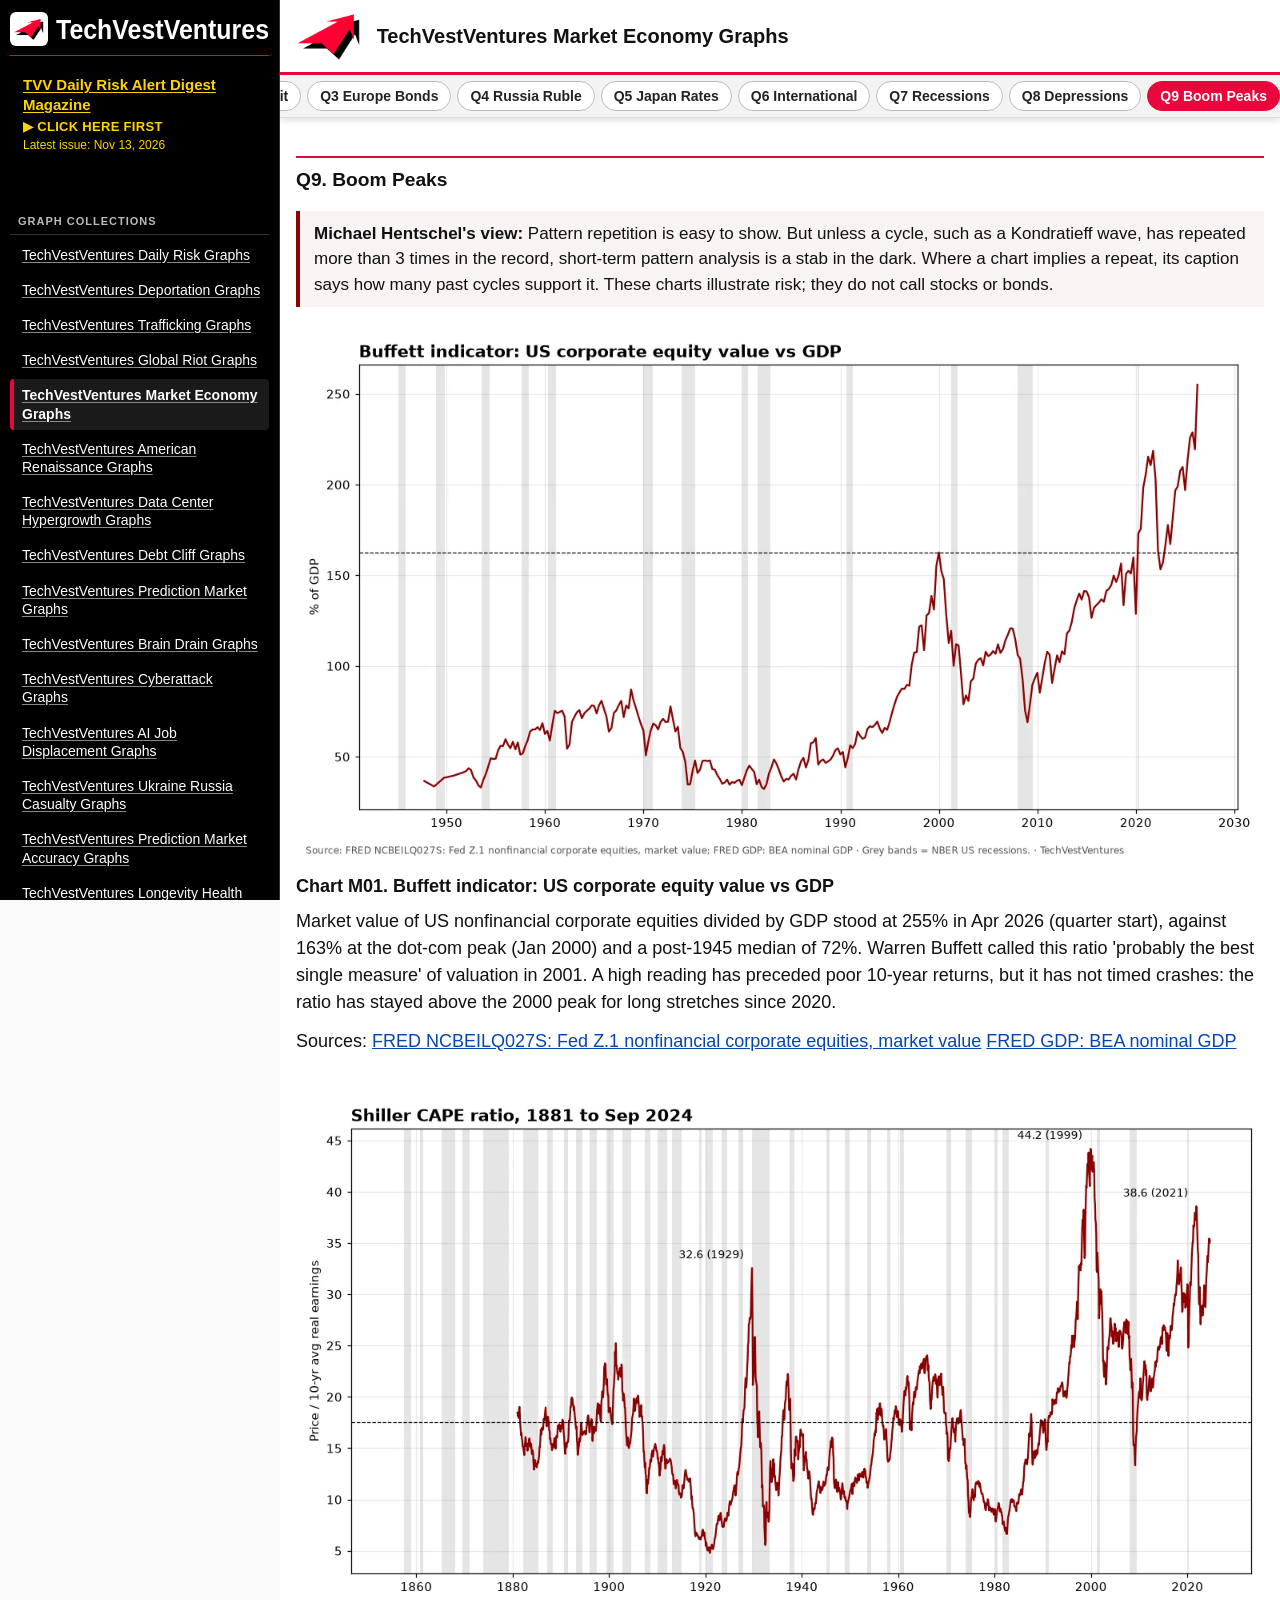
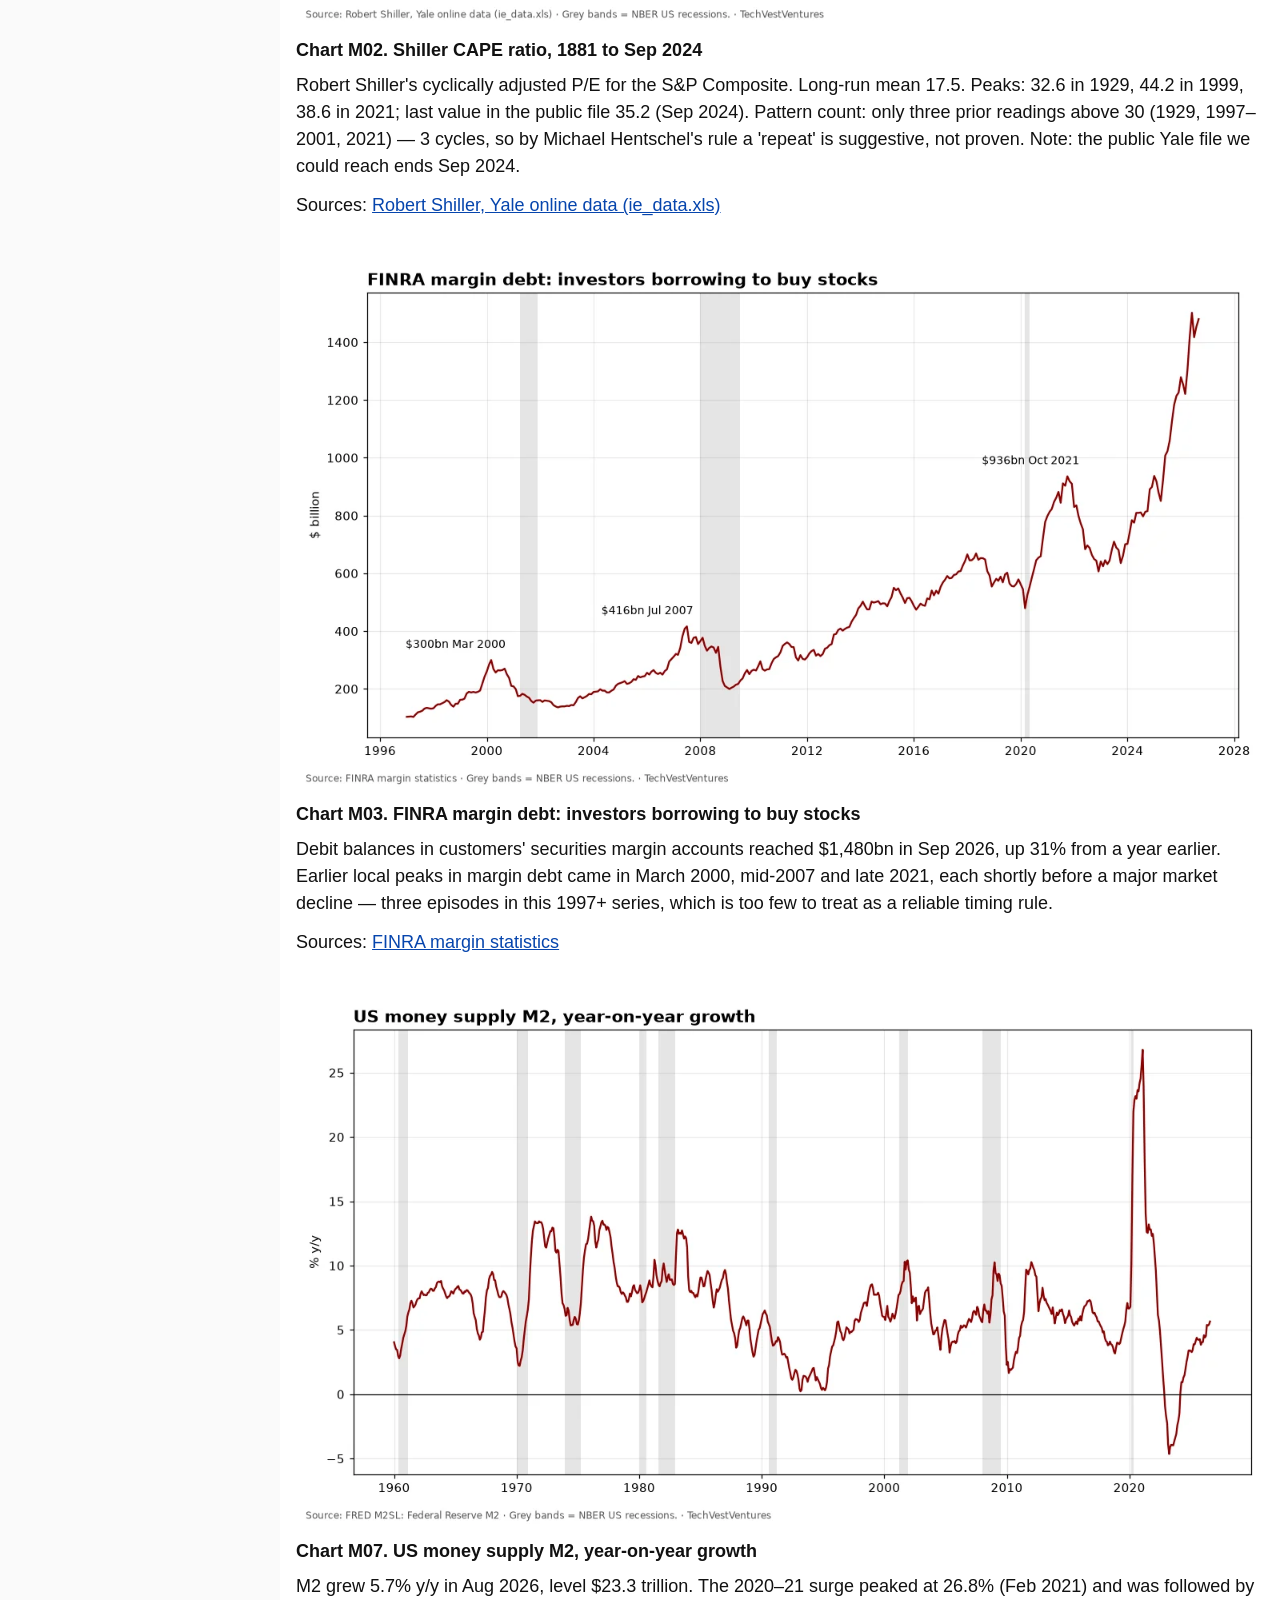
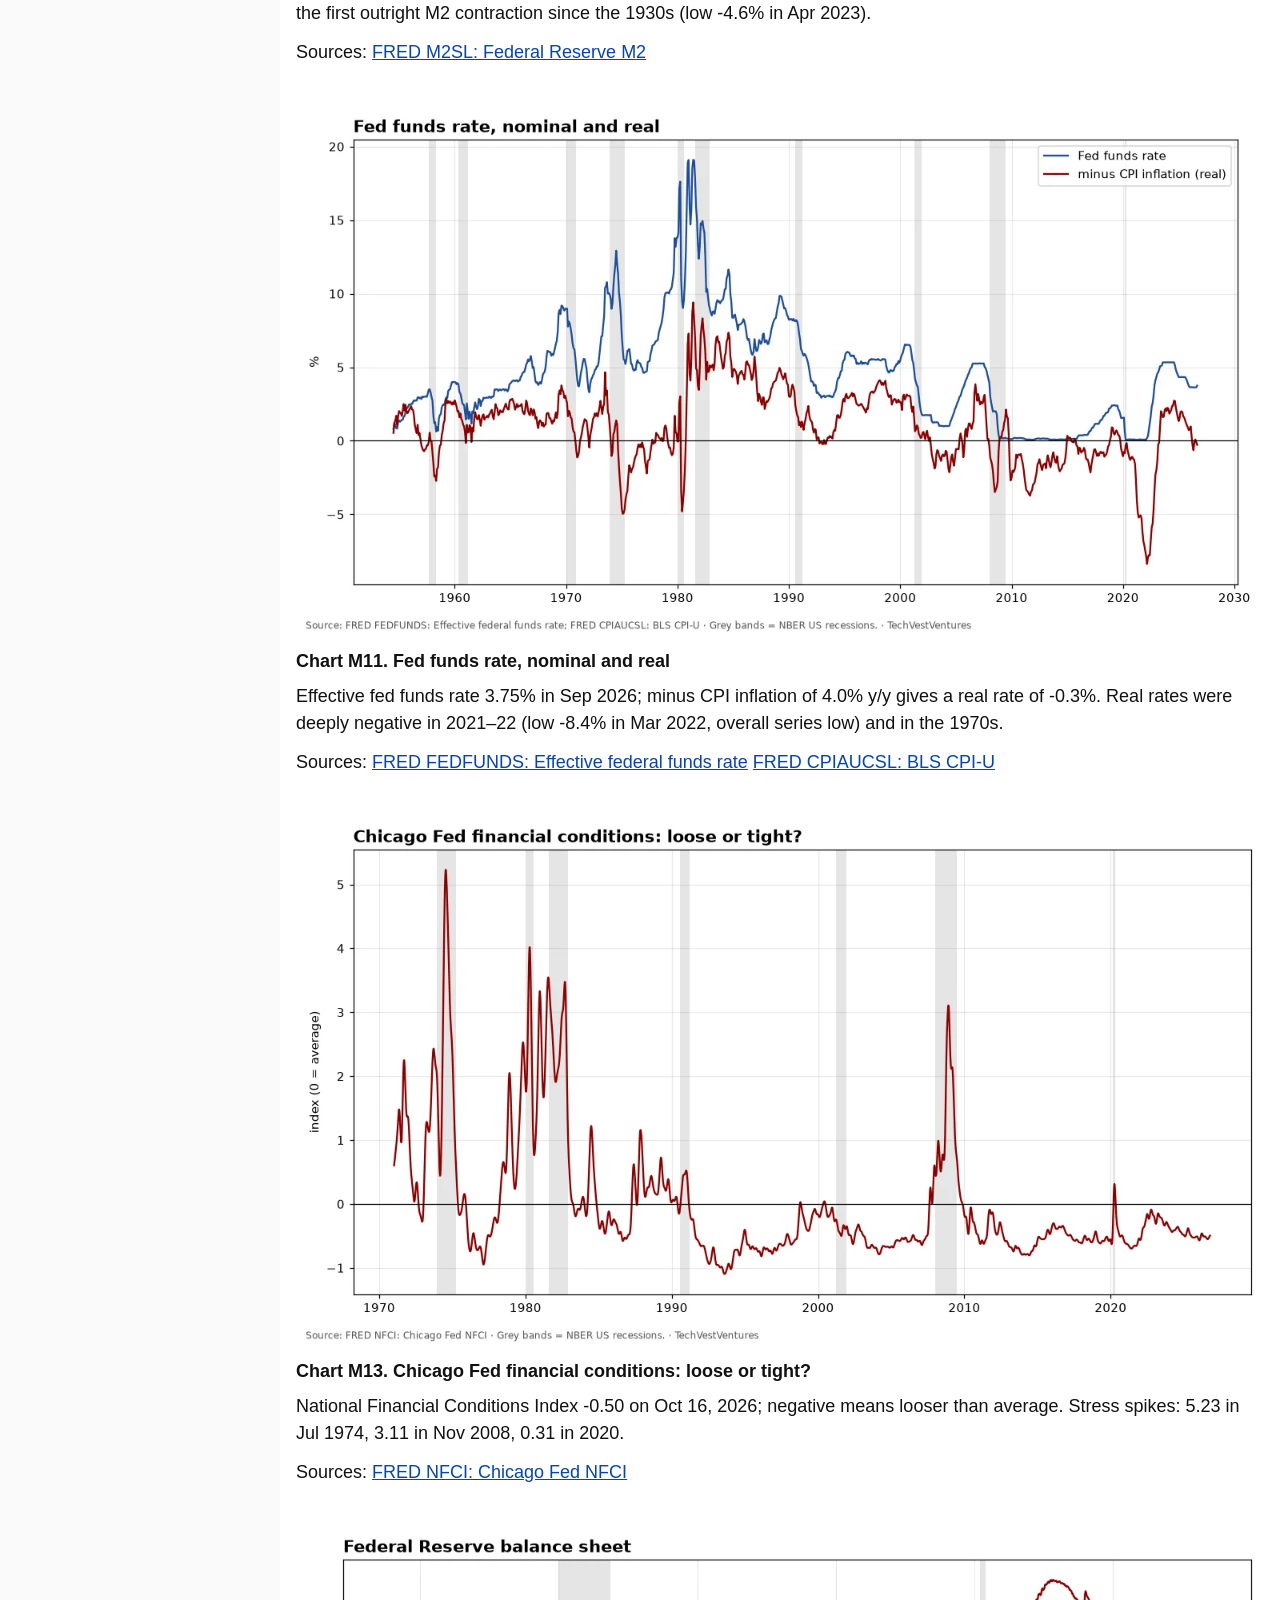
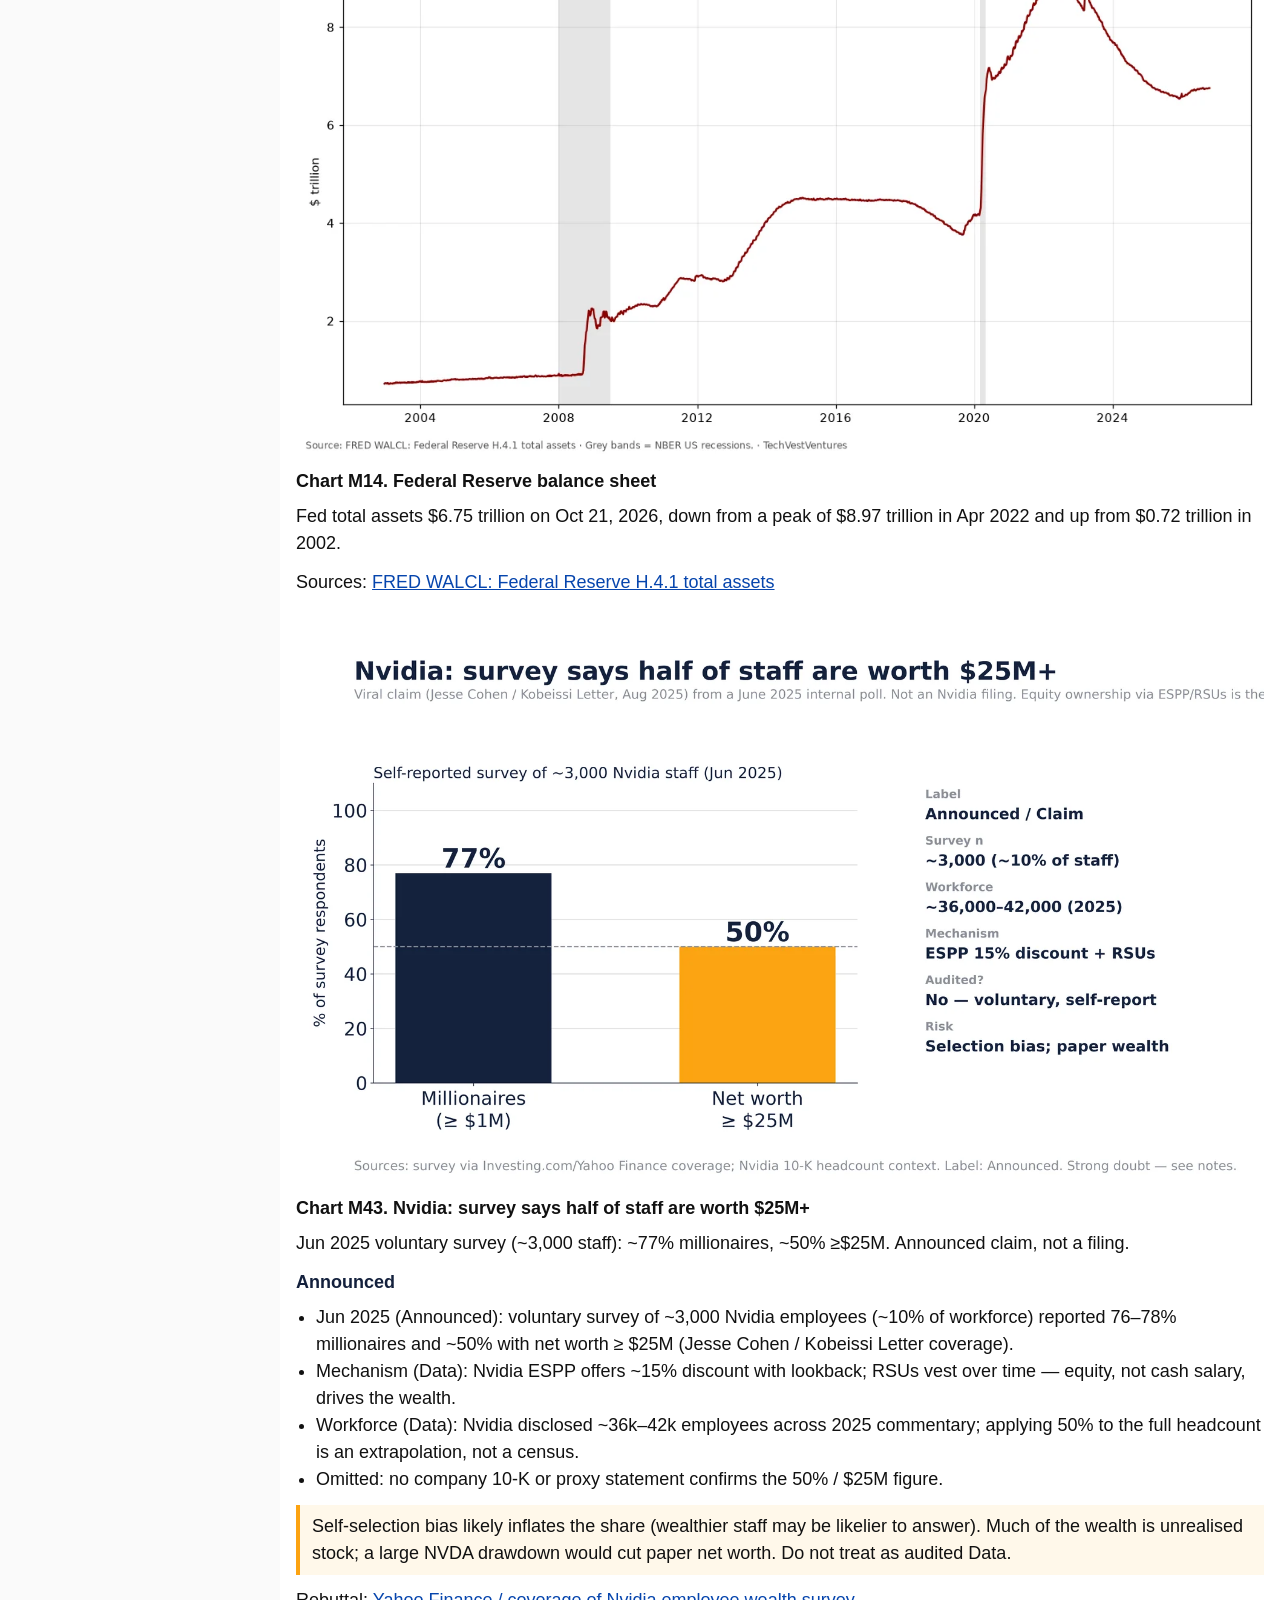
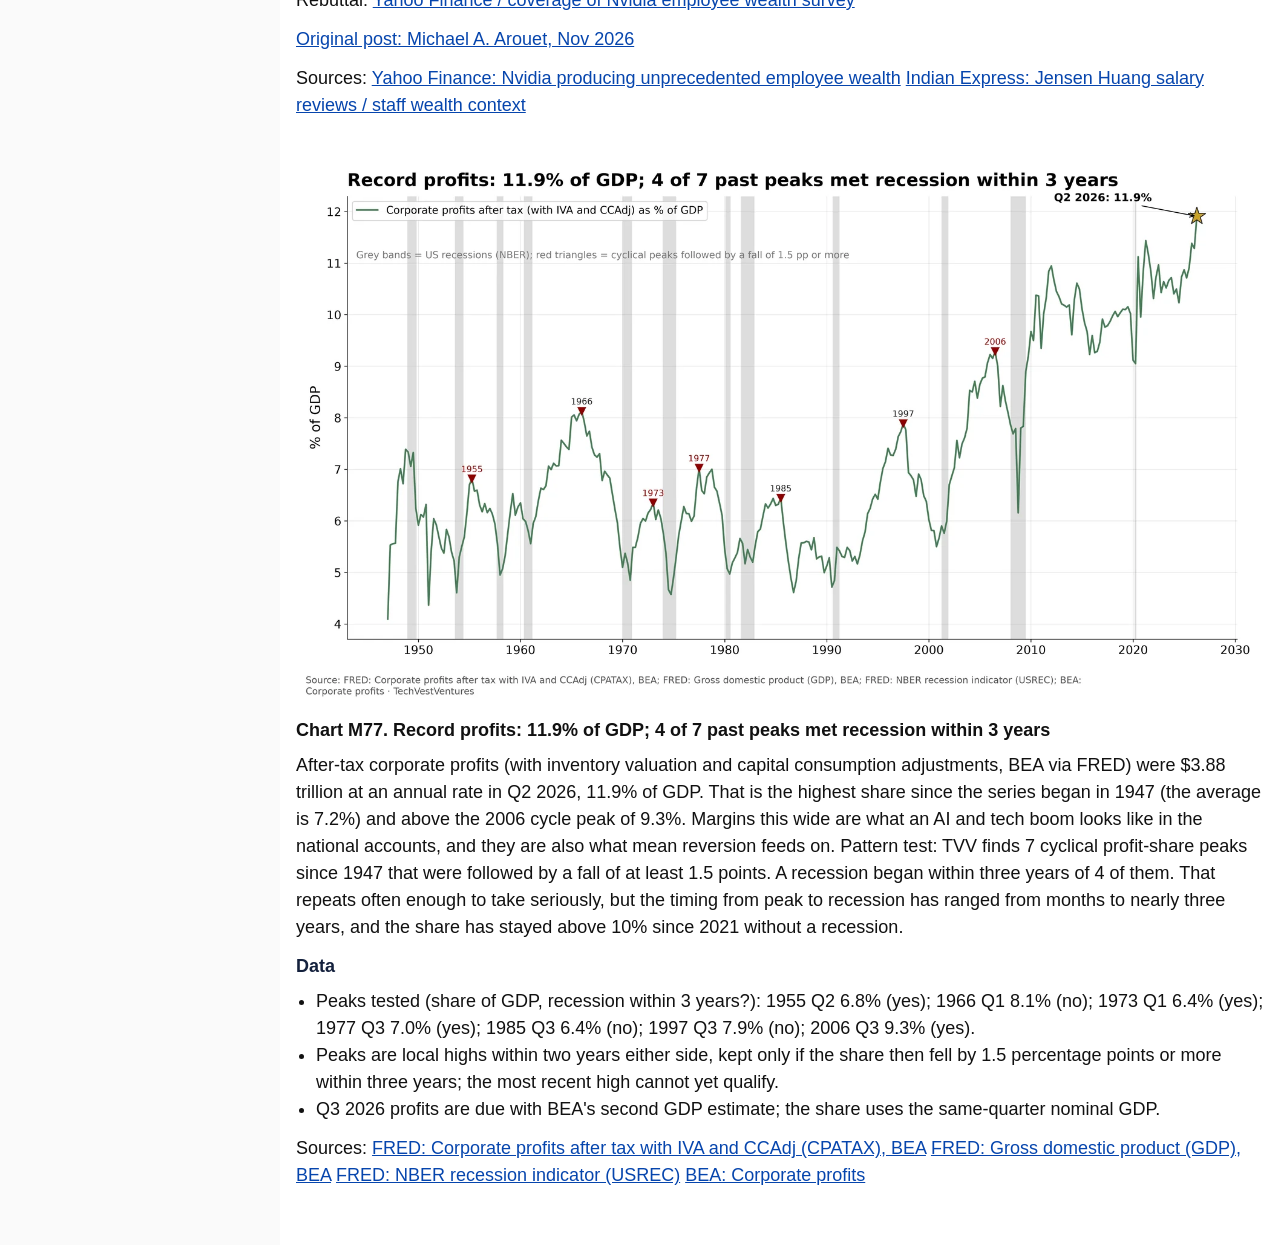
<file: issues/Q9.html>
<!doctype html><html lang="en"><head><meta charset="utf-8"><meta name="viewport" content="width=device-width,initial-scale=1"><title>TechVestVentures Market Economy Graphs — Q9</title><link rel="icon" href="../assets/favicon.svg" type="image/svg+xml"><link rel="icon" href="../assets/favicon-32.png" sizes="32x32" type="image/png"><link rel="apple-touch-icon" href="../assets/apple-touch-icon.png"><link rel="stylesheet" href="../assets/style.css"><script>if(!/[?&]raw/.test(location.search))location.replace("../index.html#Q9")</script></head><body><main id="issue"><h2 class="desk">Q9. Boom Peaks</h2><div class="view"><b>Michael Hentschel's view:</b> Pattern repetition is easy to show. But unless a cycle, such as a Kondratieff wave, has repeated more than 3 times in the record, short-term pattern analysis is a stab in the dark. Where a chart implies a repeat, its caption says how many past cycles support it. These charts illustrate risk; they do not call stocks or bonds.</div><figure class="g" id="M01"><img src="img/M01.webp" alt="Buffett indicator: US corporate equity value vs GDP" loading="lazy"><figcaption><span class="t">Chart M01. Buffett indicator: US corporate equity value vs GDP</span><p>Market value of US nonfinancial corporate equities divided by GDP stood at 255% in Apr 2026 (quarter start), against 163% at the dot-com peak (Jan 2000) and a post-1945 median of 72%. Warren Buffett called this ratio &#x27;probably the best single measure&#x27; of valuation in 2001. A high reading has preceded poor 10-year returns, but it has not timed crashes: the ratio has stayed above the 2000 peak for long stretches since 2020.</p><p>Sources: <a href="https://fred.stlouisfed.org/series/NCBEILQ027S">FRED NCBEILQ027S: Fed Z.1 nonfinancial corporate equities, market value</a> <a href="https://fred.stlouisfed.org/series/GDP">FRED GDP: BEA nominal GDP</a></p></figcaption></figure>
<figure class="g" id="M02"><img src="img/M02.webp" alt="Shiller CAPE ratio, 1881 to Sep 2024" loading="lazy"><figcaption><span class="t">Chart M02. Shiller CAPE ratio, 1881 to Sep 2024</span><p>Robert Shiller&#x27;s cyclically adjusted P/E for the S&amp;P Composite. Long-run mean 17.5. Peaks: 32.6 in 1929, 44.2 in 1999, 38.6 in 2021; last value in the public file 35.2 (Sep 2024). Pattern count: only three prior readings above 30 (1929, 1997–2001, 2021) — 3 cycles, so by Michael Hentschel&#x27;s rule a &#x27;repeat&#x27; is suggestive, not proven. Note: the public Yale file we could reach ends Sep 2024.</p><p>Sources: <a href="https://shillerdata.com/">Robert Shiller, Yale online data (ie_data.xls)</a></p></figcaption></figure>
<figure class="g" id="M03"><img src="img/M03.webp" alt="FINRA margin debt: investors borrowing to buy stocks" loading="lazy"><figcaption><span class="t">Chart M03. FINRA margin debt: investors borrowing to buy stocks</span><p>Debit balances in customers&#x27; securities margin accounts reached $1,480bn in Sep 2026, up 31% from a year earlier. Earlier local peaks in margin debt came in March 2000, mid-2007 and late 2021, each shortly before a major market decline — three episodes in this 1997+ series, which is too few to treat as a reliable timing rule.</p><p>Sources: <a href="https://www.finra.org/rules-guidance/key-topics/margin-accounts/margin-statistics">FINRA margin statistics</a></p></figcaption></figure>
<figure class="g" id="M07"><img src="img/M07.webp" alt="US money supply M2, year-on-year growth" loading="lazy"><figcaption><span class="t">Chart M07. US money supply M2, year-on-year growth</span><p>M2 grew 5.7% y/y in Aug 2026, level $23.3 trillion. The 2020–21 surge peaked at 26.8% (Feb 2021) and was followed by the first outright M2 contraction since the 1930s (low -4.6% in Apr 2023).</p><p>Sources: <a href="https://fred.stlouisfed.org/series/M2SL">FRED M2SL: Federal Reserve M2</a></p></figcaption></figure>
<figure class="g" id="M11"><img src="img/M11.webp" alt="Fed funds rate, nominal and real" loading="lazy"><figcaption><span class="t">Chart M11. Fed funds rate, nominal and real</span><p>Effective fed funds rate 3.75% in Sep 2026; minus CPI inflation of 4.0% y/y gives a real rate of -0.3%. Real rates were deeply negative in 2021–22 (low -8.4% in Mar 2022, overall series low) and in the 1970s.</p><p>Sources: <a href="https://fred.stlouisfed.org/series/FEDFUNDS">FRED FEDFUNDS: Effective federal funds rate</a> <a href="https://fred.stlouisfed.org/series/CPIAUCSL">FRED CPIAUCSL: BLS CPI-U</a></p></figcaption></figure>
<figure class="g" id="M13"><img src="img/M13.webp" alt="Chicago Fed financial conditions: loose or tight?" loading="lazy"><figcaption><span class="t">Chart M13. Chicago Fed financial conditions: loose or tight?</span><p>National Financial Conditions Index -0.50 on Oct 16, 2026; negative means looser than average. Stress spikes: 5.23 in Jul 1974, 3.11 in Nov 2008, 0.31 in 2020.</p><p>Sources: <a href="https://fred.stlouisfed.org/series/NFCI">FRED NFCI: Chicago Fed NFCI</a></p></figcaption></figure>
<figure class="g" id="M14"><img src="img/M14.webp" alt="Federal Reserve balance sheet" loading="lazy"><figcaption><span class="t">Chart M14. Federal Reserve balance sheet</span><p>Fed total assets $6.75 trillion on Oct 21, 2026, down from a peak of $8.97 trillion in Apr 2022 and up from $0.72 trillion in 2002.</p><p>Sources: <a href="https://fred.stlouisfed.org/series/WALCL">FRED WALCL: Federal Reserve H.4.1 total assets</a></p></figcaption></figure>
<figure class="g" id="M43"><img src="img/M43.webp" alt="Nvidia: survey says half of staff are worth $25M+" loading="lazy"><figcaption><span class="t">Chart M43. Nvidia: survey says half of staff are worth $25M+</span><p>Jun 2025 voluntary survey (~3,000 staff): ~77% millionaires, ~50% ≥$25M. Announced claim, not a filing.</p><p class="lab">Announced</p><ul class="b"><li>Jun 2025 (Announced): voluntary survey of ~3,000 Nvidia employees (~10% of workforce) reported 76–78% millionaires and ~50% with net worth ≥ $25M (Jesse Cohen / Kobeissi Letter coverage).</li><li>Mechanism (Data): Nvidia ESPP offers ~15% discount with lookback; RSUs vest over time — equity, not cash salary, drives the wealth.</li><li>Workforce (Data): Nvidia disclosed ~36k–42k employees across 2025 commentary; applying 50% to the full headcount is an extrapolation, not a census.</li><li>Omitted: no company 10-K or proxy statement confirms the 50% / $25M figure.</li></ul><p class="doubt">Self-selection bias likely inflates the share (wealthier staff may be likelier to answer). Much of the wealth is unrealised stock; a large NVDA drawdown would cut paper net worth. Do not treat as audited Data.</p><p>Rebuttal: <a href="https://finance.yahoo.com/news/nvidia-producing-unprecedented-wealth-employees-003124691.html">Yahoo Finance / coverage of Nvidia employee wealth survey</a></p><p><a href="https://x.com/MichaelAArouet/status/2117653775670284508">Original post: Michael A. Arouet, Nov 2026</a></p><p>Sources: <a href="https://finance.yahoo.com/news/nvidia-producing-unprecedented-wealth-employees-003124691.html">Yahoo Finance: Nvidia producing unprecedented employee wealth</a> <a href="https://indianexpress.com/article/technology/artificial-intelligence/jensen-huang-reviews-salaries-nvidia-staffers-heres-how-10180612/">Indian Express: Jensen Huang salary reviews / staff wealth context</a></p></figcaption></figure>
<figure class="g" id="M77"><img src="img/M77.webp" alt="Record profits: 11.9% of GDP; 4 of 7 past peaks met recession within 3 years" loading="lazy"><figcaption><span class="t">Chart M77. Record profits: 11.9% of GDP; 4 of 7 past peaks met recession within 3 years</span><p>After-tax corporate profits (with inventory valuation and capital consumption adjustments, BEA via FRED) were $3.88 trillion at an annual rate in Q2 2026, 11.9% of GDP. That is the highest share since the series began in 1947 (the average is 7.2%) and above the 2006 cycle peak of 9.3%. Margins this wide are what an AI and tech boom looks like in the national accounts, and they are also what mean reversion feeds on. Pattern test: TVV finds 7 cyclical profit-share peaks since 1947 that were followed by a fall of at least 1.5 points. A recession began within three years of 4 of them. That repeats often enough to take seriously, but the timing from peak to recession has ranged from months to nearly three years, and the share has stayed above 10% since 2021 without a recession.</p><p class="lab">Data</p><ul class="b"><li>Peaks tested (share of GDP, recession within 3 years?): 1955 Q2 6.8% (yes); 1966 Q1 8.1% (no); 1973 Q1 6.4% (yes); 1977 Q3 7.0% (yes); 1985 Q3 6.4% (no); 1997 Q3 7.9% (no); 2006 Q3 9.3% (yes).</li><li>Peaks are local highs within two years either side, kept only if the share then fell by 1.5 percentage points or more within three years; the most recent high cannot yet qualify.</li><li>Q3 2026 profits are due with BEA&#x27;s second GDP estimate; the share uses the same-quarter nominal GDP.</li></ul><p>Sources: <a href="https://fred.stlouisfed.org/series/CPATAX">FRED: Corporate profits after tax with IVA and CCAdj (CPATAX), BEA</a> <a href="https://fred.stlouisfed.org/series/GDP">FRED: Gross domestic product (GDP), BEA</a> <a href="https://fred.stlouisfed.org/series/USREC">FRED: NBER recession indicator (USREC)</a> <a href="https://www.bea.gov/data/income-saving/corporate-profits">BEA: Corporate profits</a></p></figcaption></figure></main></body></html>
</file>
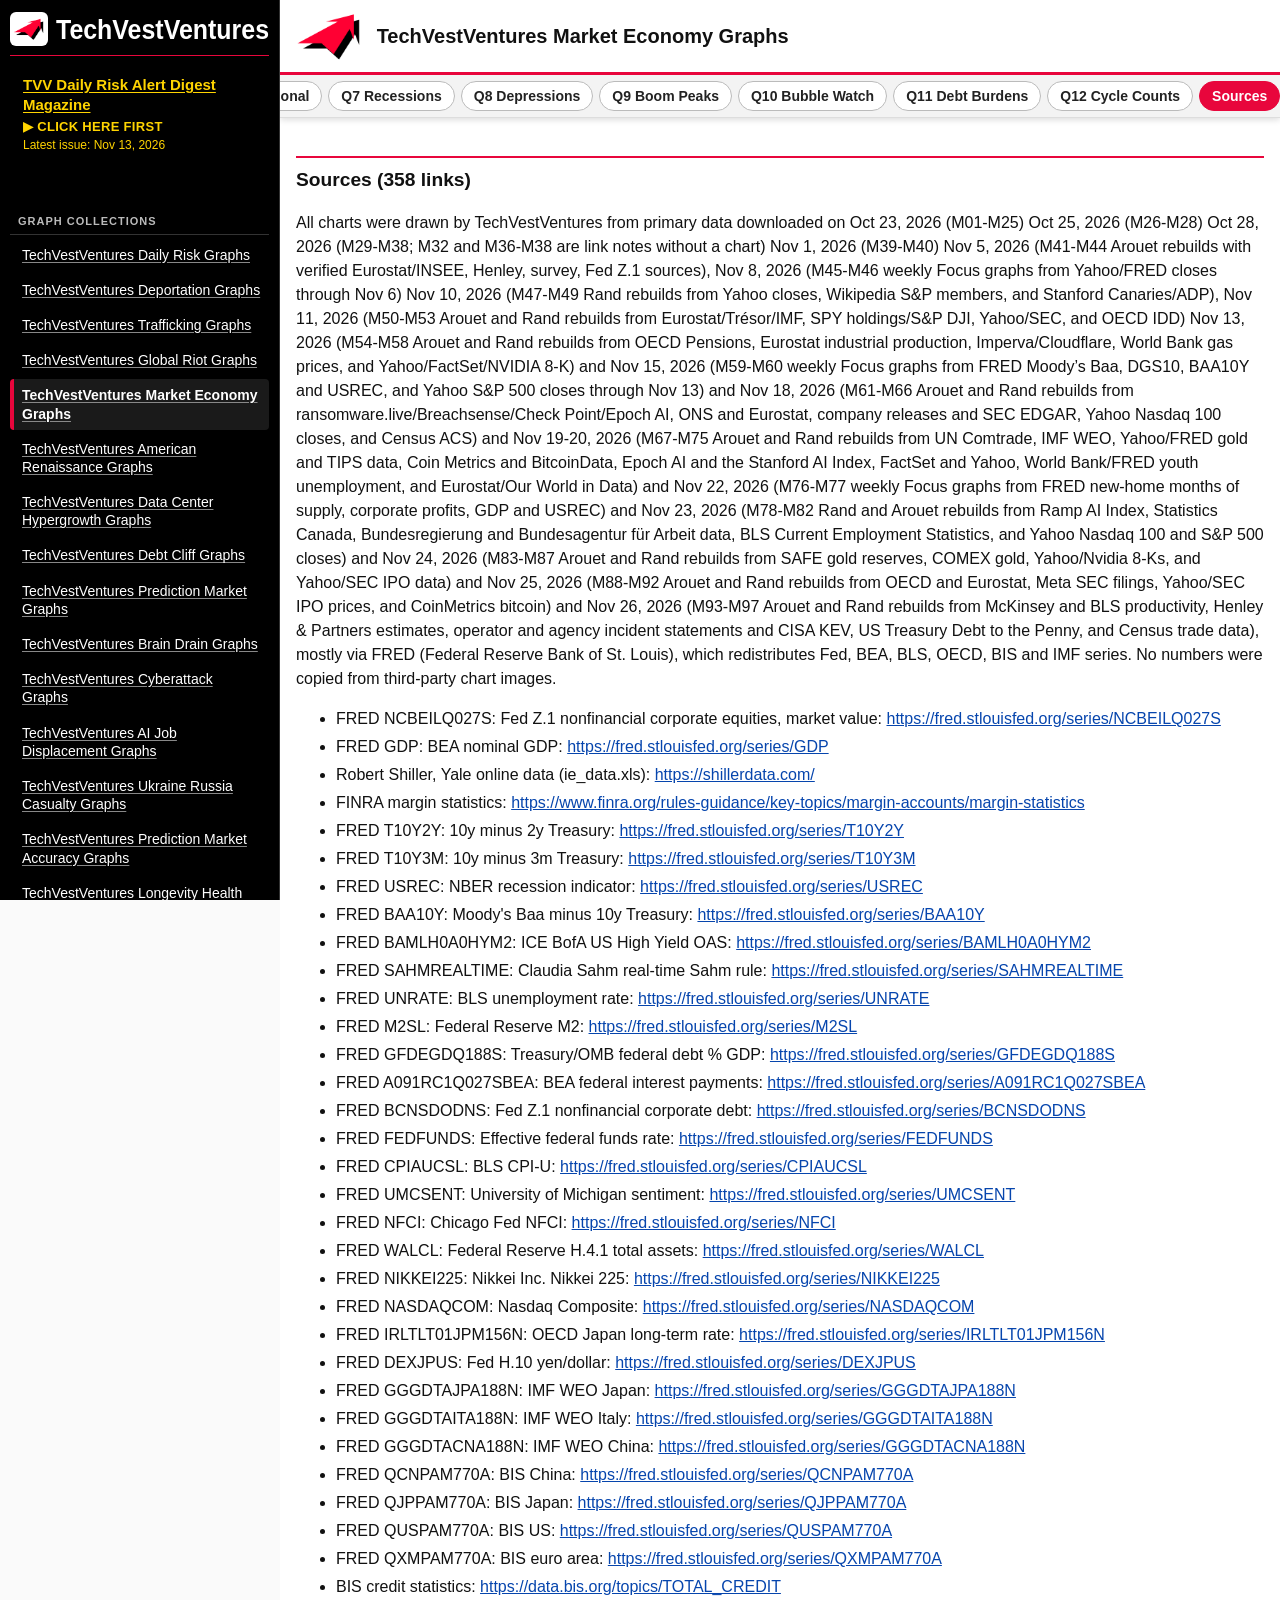
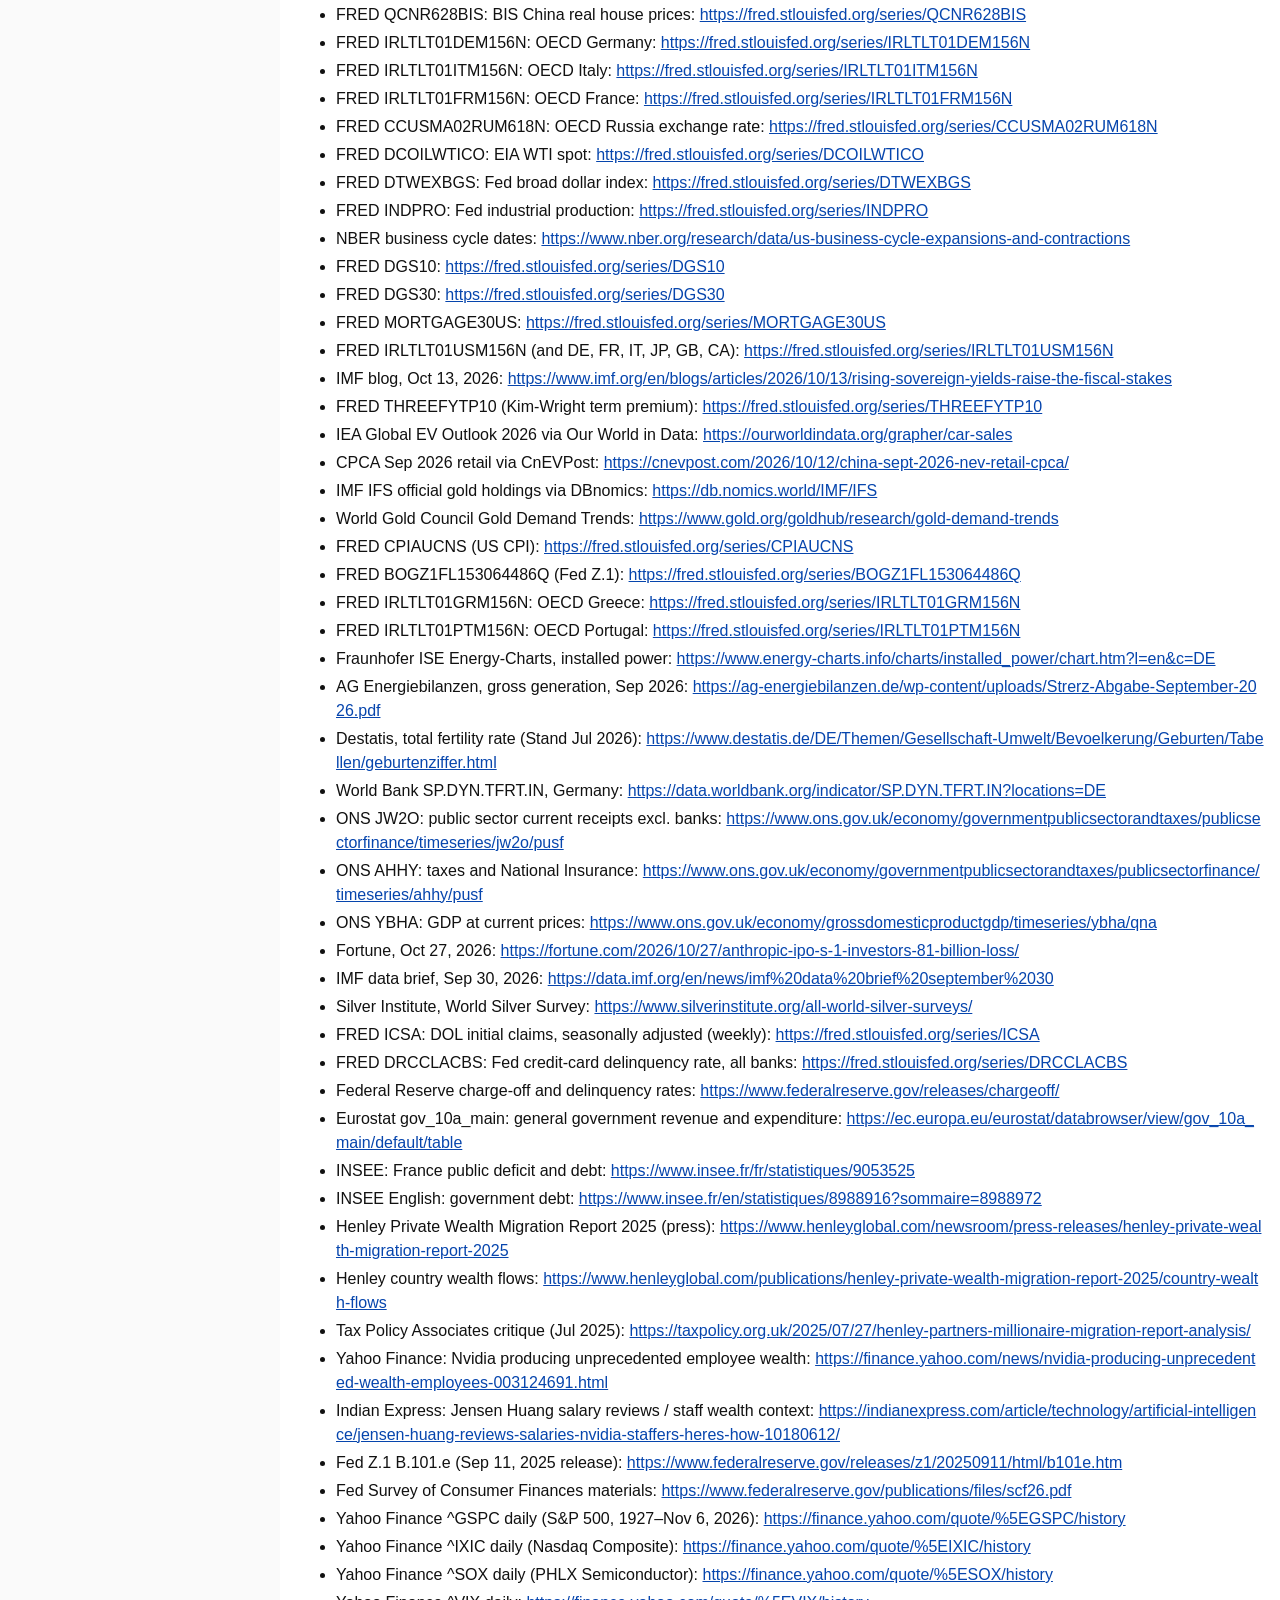
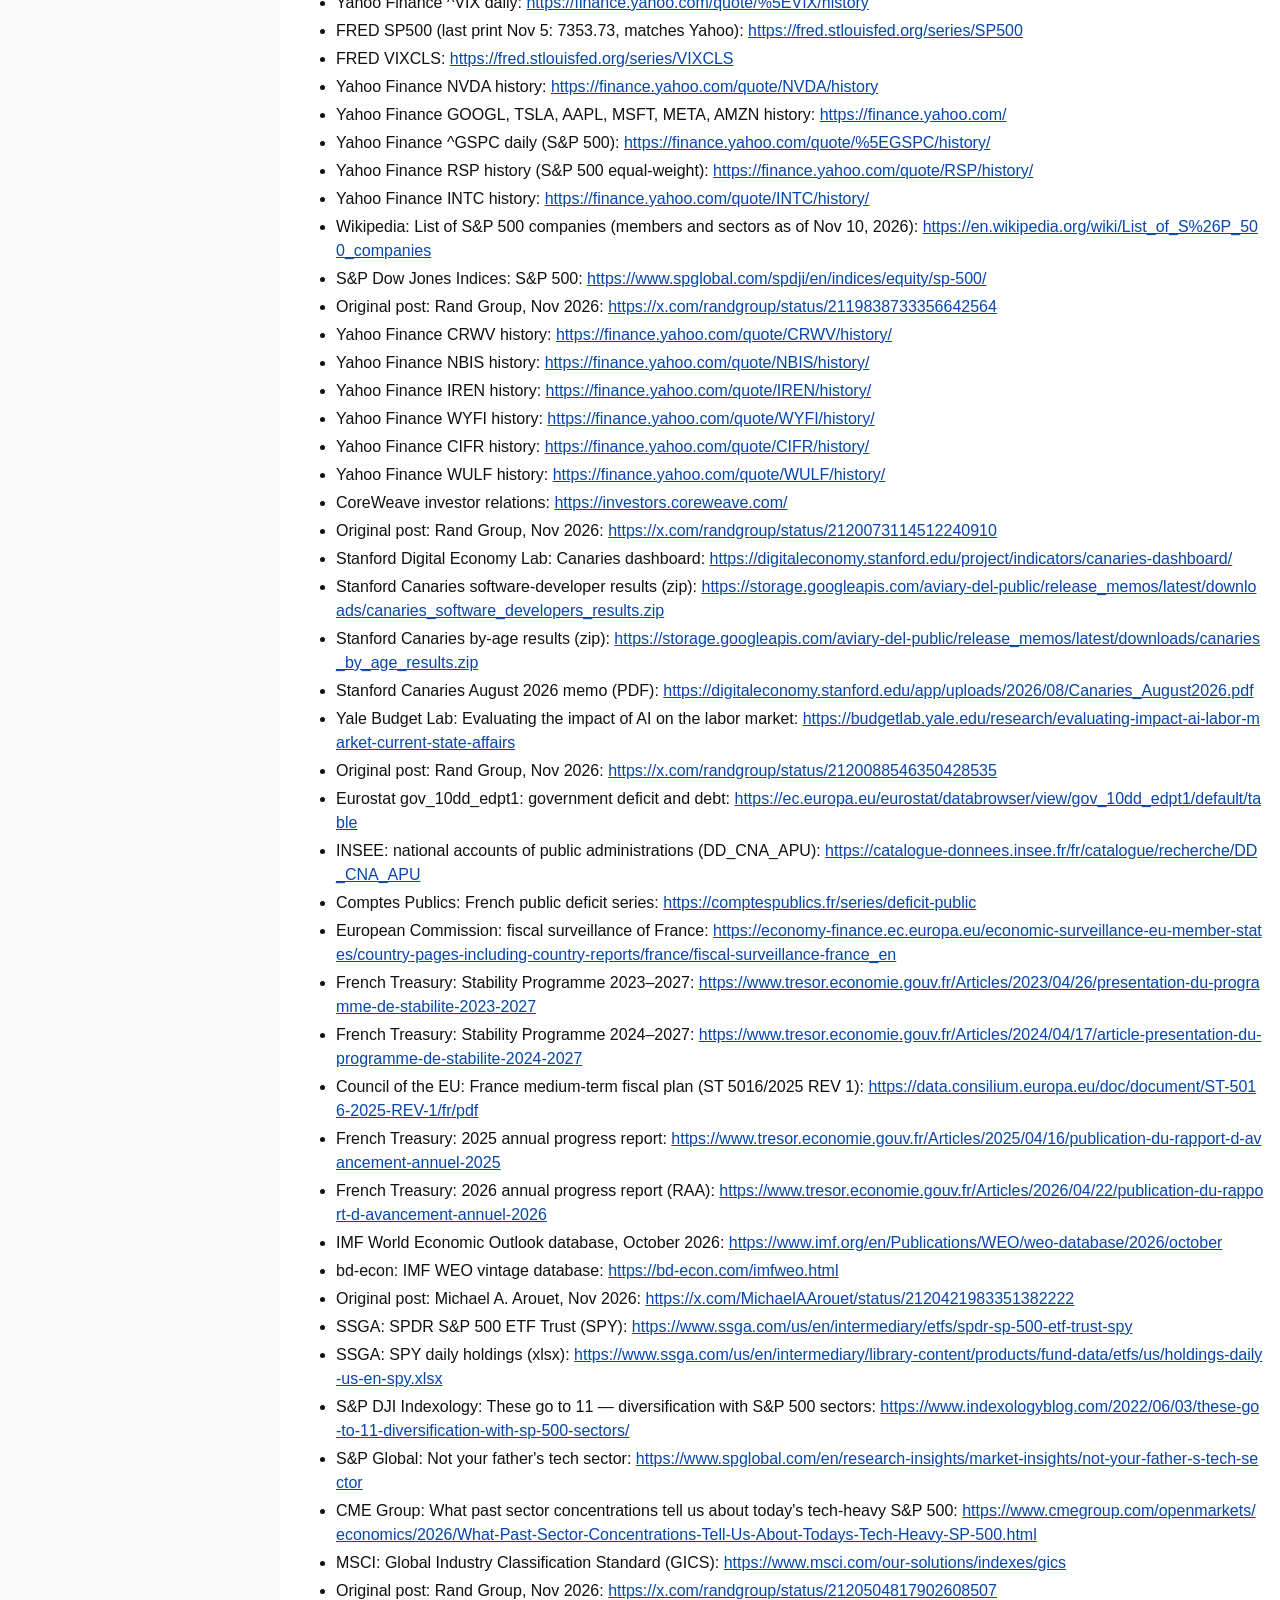
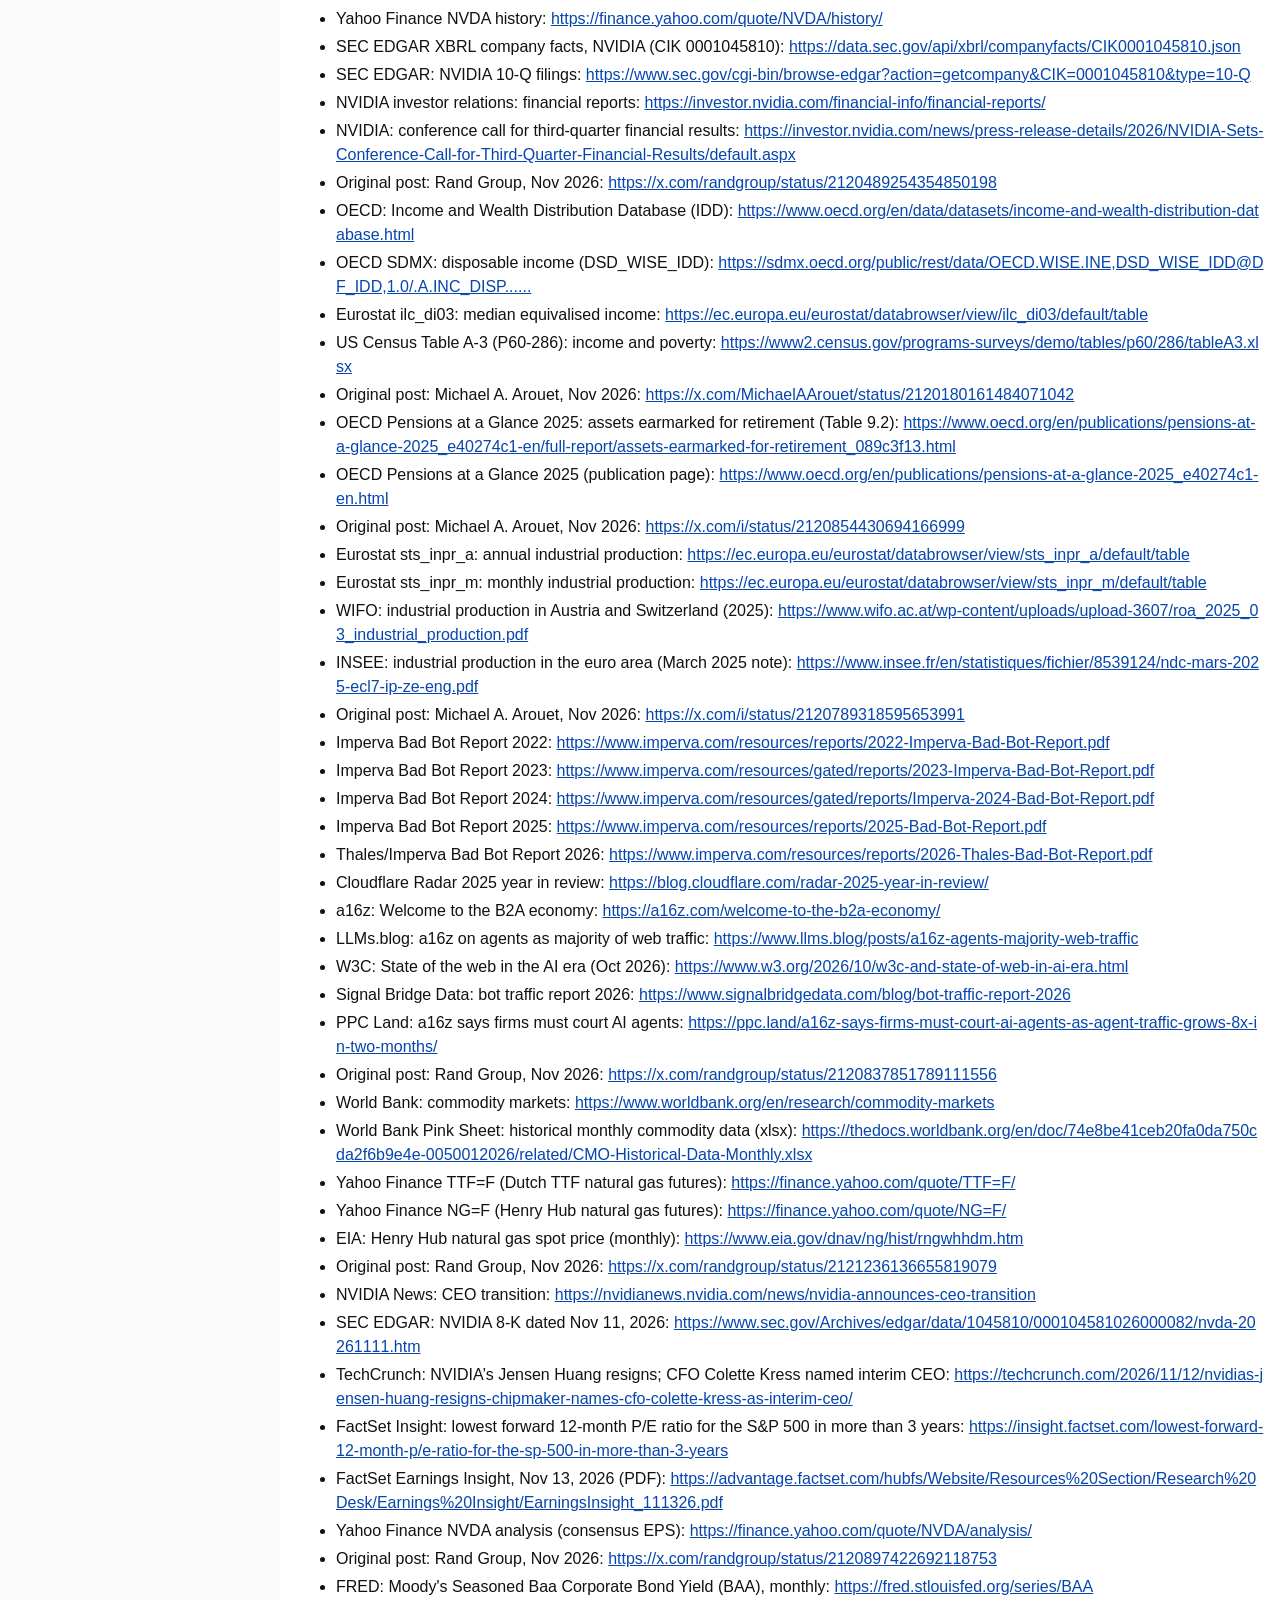
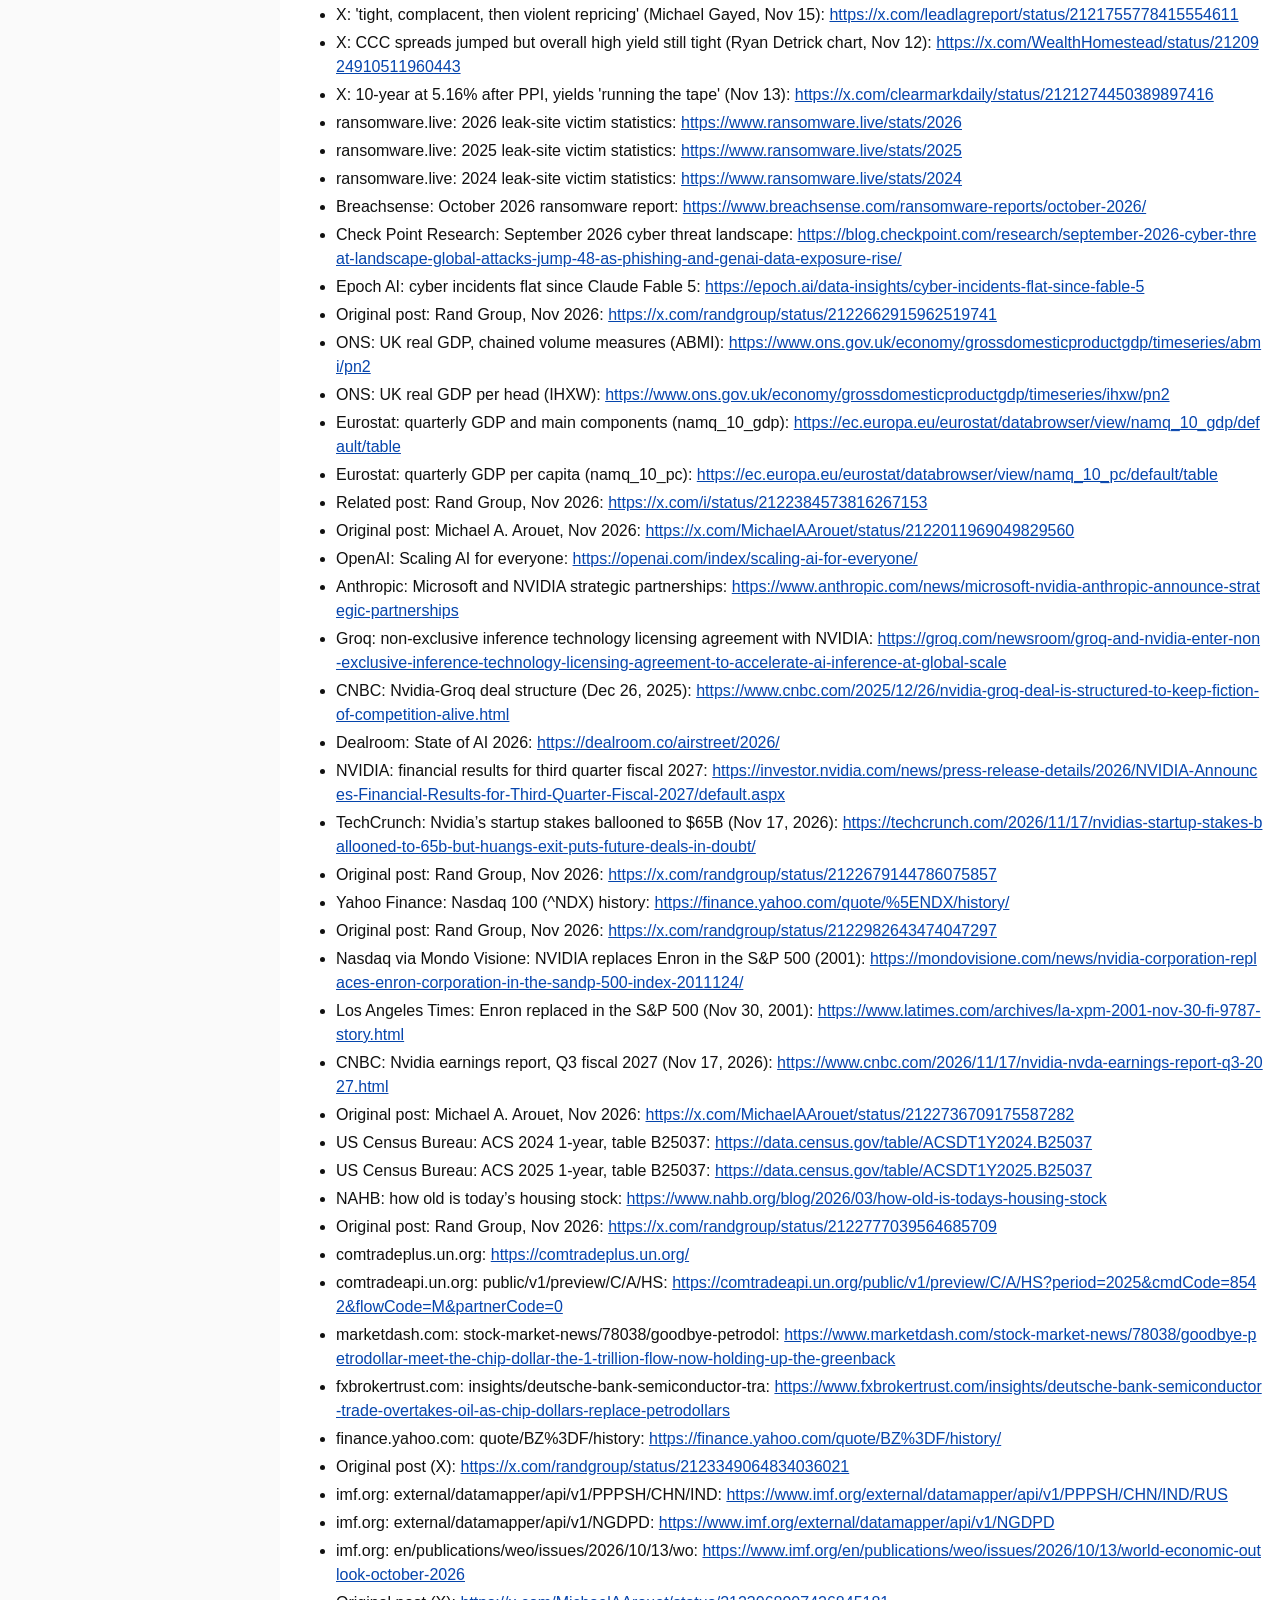
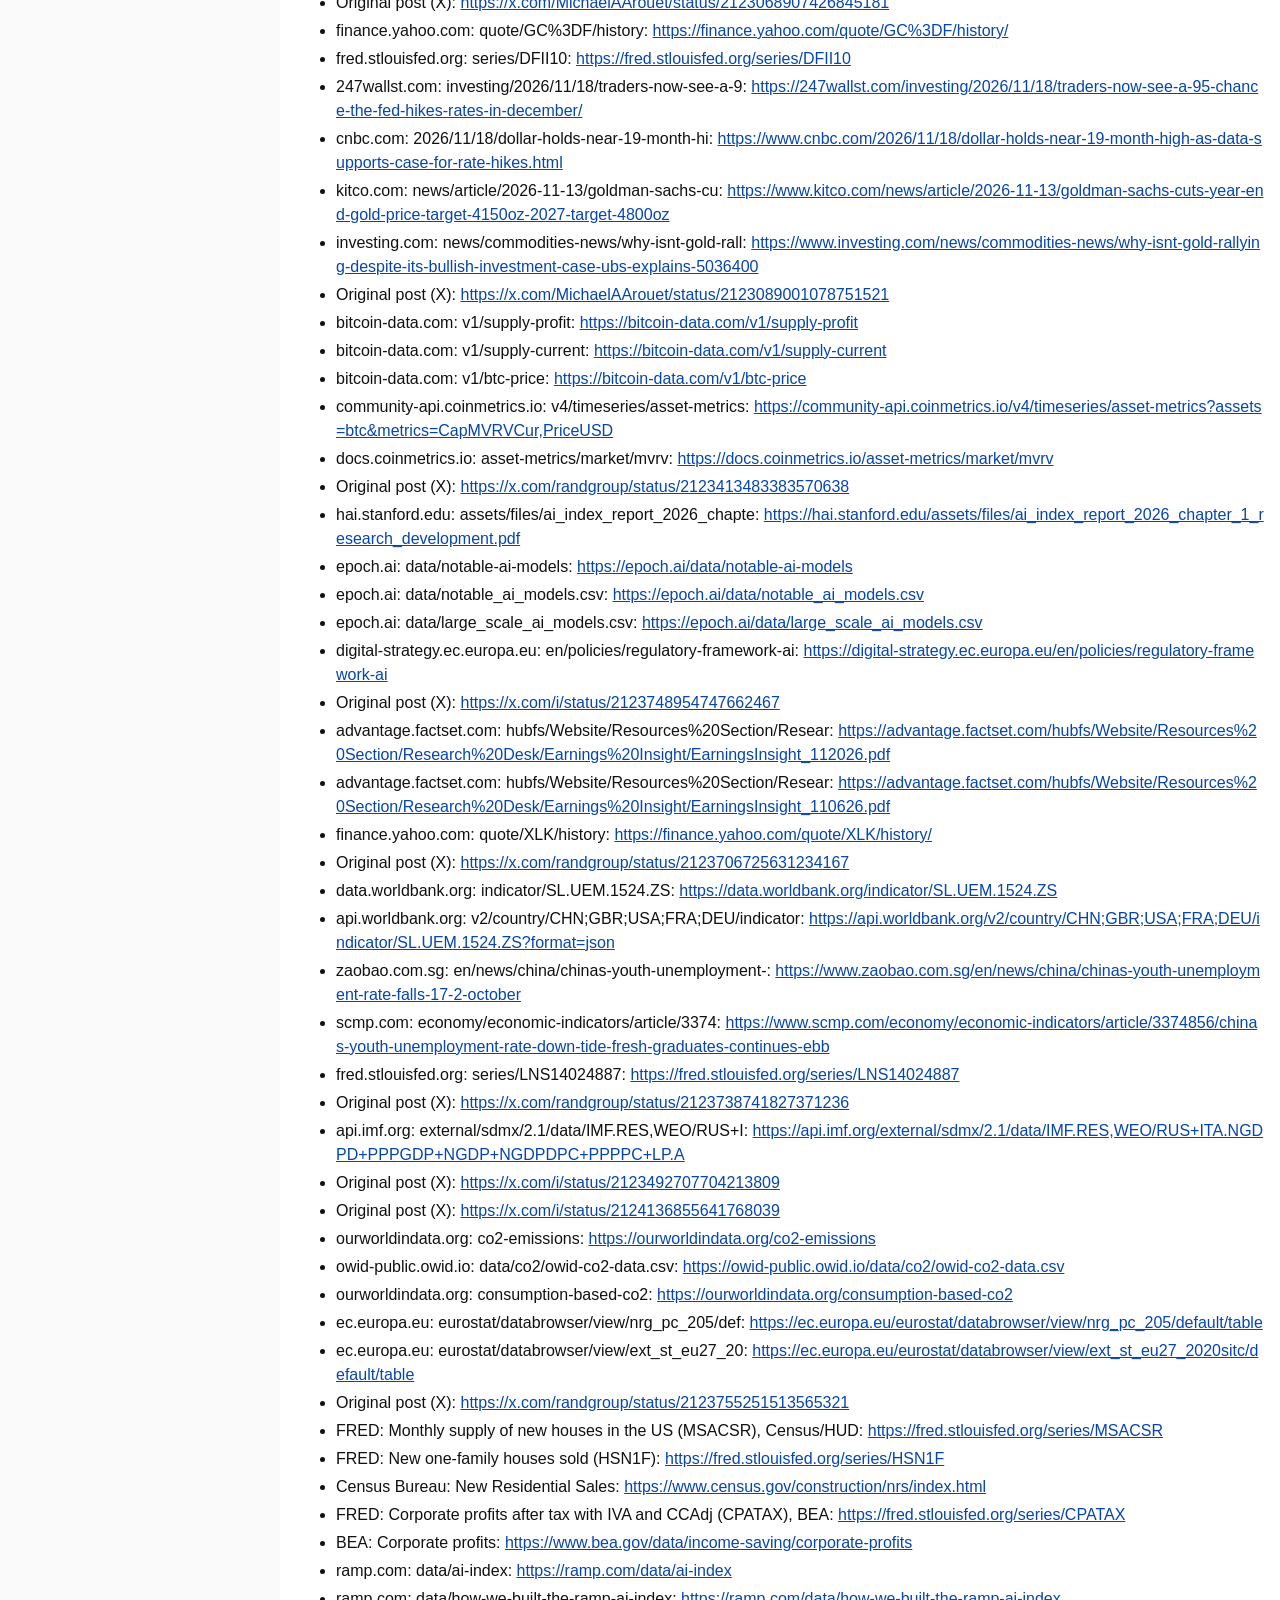
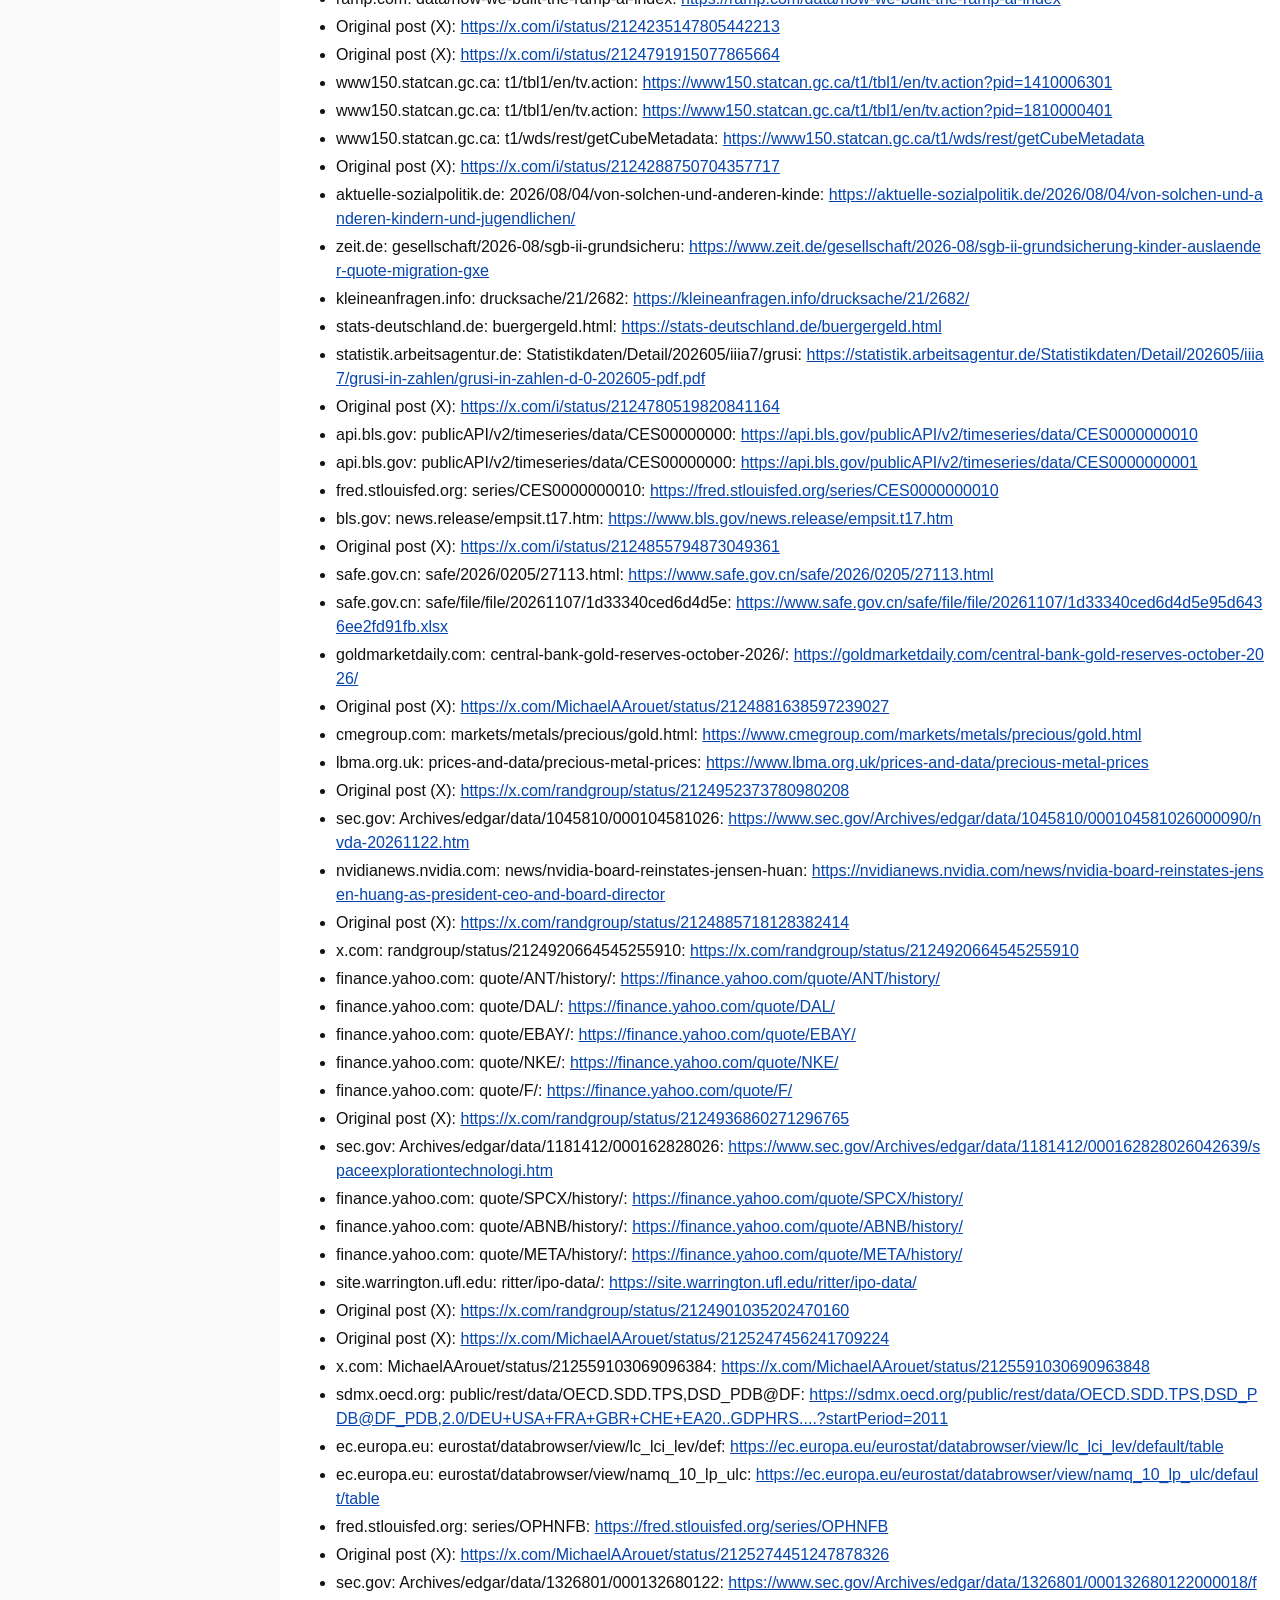
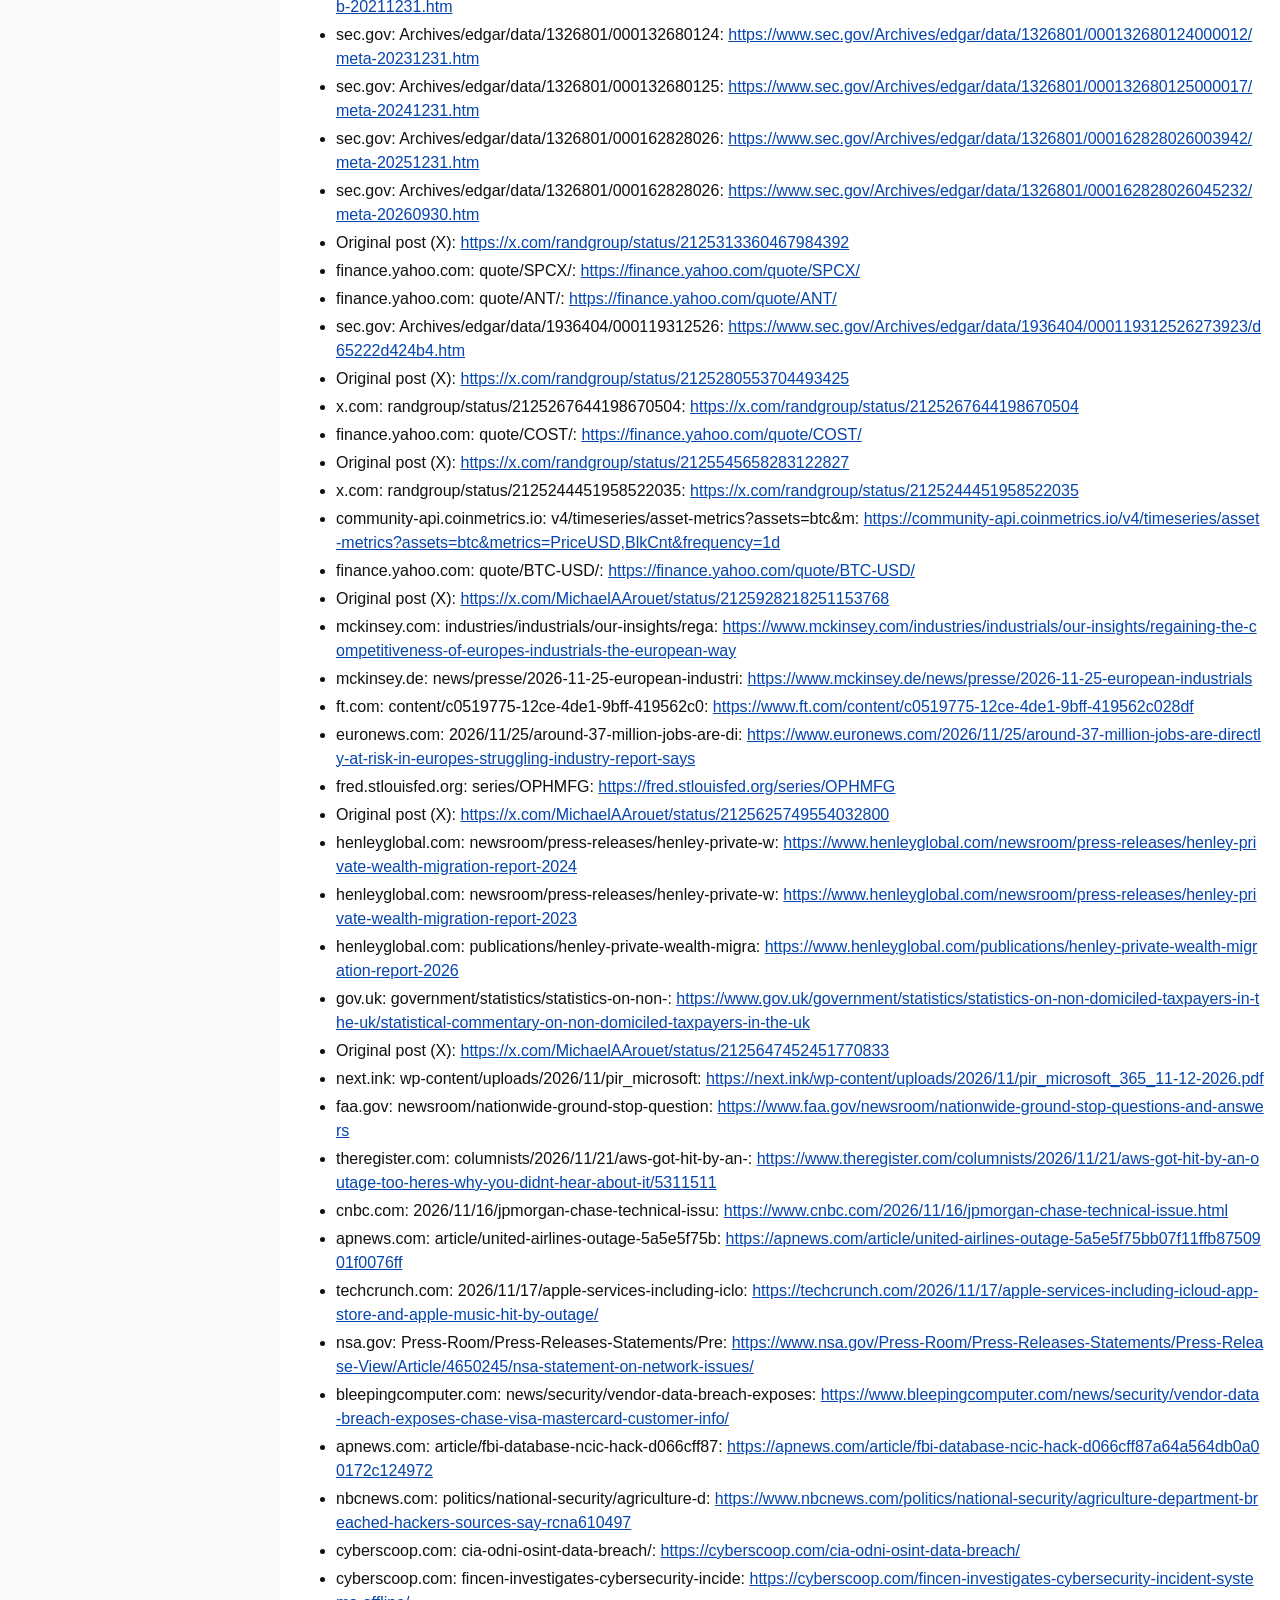
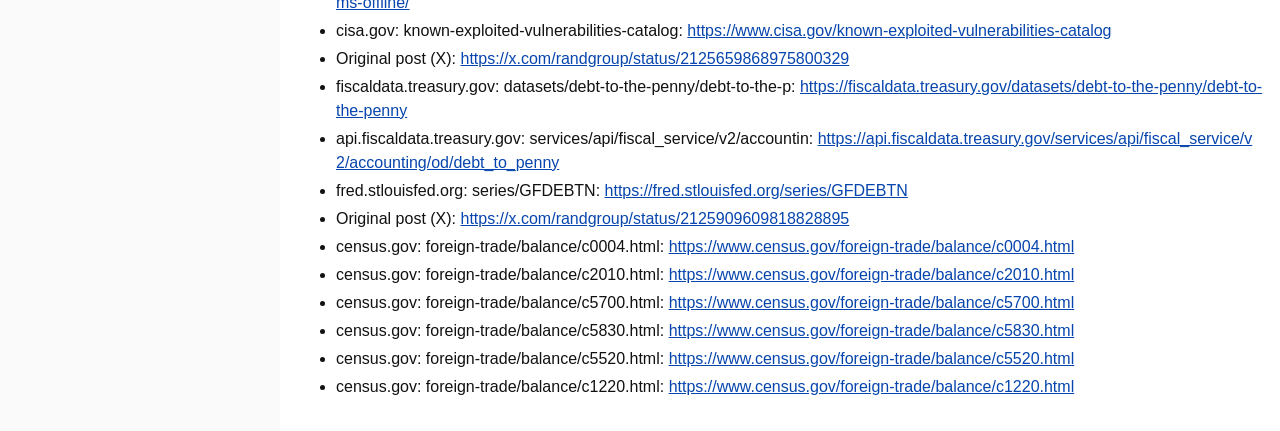
<file: issues/sources.html>
<!doctype html><html lang="en"><head><meta charset="utf-8"><meta name="viewport" content="width=device-width,initial-scale=1"><title>TechVestVentures Market Economy Graphs — sources</title><link rel="icon" href="../assets/favicon.svg" type="image/svg+xml"><link rel="icon" href="../assets/favicon-32.png" sizes="32x32" type="image/png"><link rel="apple-touch-icon" href="../assets/apple-touch-icon.png"><link rel="stylesheet" href="../assets/style.css"><script>if(!/[?&]raw/.test(location.search))location.replace("../index.html#sources")</script></head><body><main id="issue"><h2 class="desk">Sources (358 links)</h2><p>All charts were drawn by TechVestVentures from primary data downloaded on Oct 23, 2026 (M01-M25) Oct 25, 2026 (M26-M28) Oct 28, 2026 (M29-M38; M32 and M36-M38 are link notes without a chart) Nov 1, 2026 (M39-M40) Nov 5, 2026 (M41-M44 Arouet rebuilds with verified Eurostat/INSEE, Henley, survey, Fed Z.1 sources), Nov 8, 2026 (M45-M46 weekly Focus graphs from Yahoo/FRED closes through Nov 6) Nov 10, 2026 (M47-M49 Rand rebuilds from Yahoo closes, Wikipedia S&P members, and Stanford Canaries/ADP), Nov 11, 2026 (M50-M53 Arouet and Rand rebuilds from Eurostat/Trésor/IMF, SPY holdings/S&P DJI, Yahoo/SEC, and OECD IDD) Nov 13, 2026 (M54-M58 Arouet and Rand rebuilds from OECD Pensions, Eurostat industrial production, Imperva/Cloudflare, World Bank gas prices, and Yahoo/FactSet/NVIDIA 8-K) and Nov 15, 2026 (M59-M60 weekly Focus graphs from FRED Moody’s Baa, DGS10, BAA10Y and USREC, and Yahoo S&P 500 closes through Nov 13) and Nov 18, 2026 (M61-M66 Arouet and Rand rebuilds from ransomware.live/Breachsense/Check Point/Epoch AI, ONS and Eurostat, company releases and SEC EDGAR, Yahoo Nasdaq 100 closes, and Census ACS) and Nov 19-20, 2026 (M67-M75 Arouet and Rand rebuilds from UN Comtrade, IMF WEO, Yahoo/FRED gold and TIPS data, Coin Metrics and BitcoinData, Epoch AI and the Stanford AI Index, FactSet and Yahoo, World Bank/FRED youth unemployment, and Eurostat/Our World in Data) and Nov 22, 2026 (M76-M77 weekly Focus graphs from FRED new-home months of supply, corporate profits, GDP and USREC) and Nov 23, 2026 (M78-M82 Rand and Arouet rebuilds from Ramp AI Index, Statistics Canada, Bundesregierung and Bundesagentur für Arbeit data, BLS Current Employment Statistics, and Yahoo Nasdaq 100 and S&P 500 closes) and Nov 24, 2026 (M83-M87 Arouet and Rand rebuilds from SAFE gold reserves, COMEX gold, Yahoo/Nvidia 8-Ks, and Yahoo/SEC IPO data) and Nov 25, 2026 (M88-M92 Arouet and Rand rebuilds from OECD and Eurostat, Meta SEC filings, Yahoo/SEC IPO prices, and CoinMetrics bitcoin) and Nov 26, 2026 (M93-M97 Arouet and Rand rebuilds from McKinsey and BLS productivity, Henley & Partners estimates, operator and agency incident statements and CISA KEV, US Treasury Debt to the Penny, and Census trade data), mostly via FRED (Federal Reserve Bank of St. Louis), which redistributes Fed, BEA, BLS, OECD, BIS and IMF series. No numbers were copied from third-party chart images.</p><ul class="src"><li>FRED NCBEILQ027S: Fed Z.1 nonfinancial corporate equities, market value: <a href="https://fred.stlouisfed.org/series/NCBEILQ027S">https://fred.stlouisfed.org/series/NCBEILQ027S</a></li><li>FRED GDP: BEA nominal GDP: <a href="https://fred.stlouisfed.org/series/GDP">https://fred.stlouisfed.org/series/GDP</a></li><li>Robert Shiller, Yale online data (ie_data.xls): <a href="https://shillerdata.com/">https://shillerdata.com/</a></li><li>FINRA margin statistics: <a href="https://www.finra.org/rules-guidance/key-topics/margin-accounts/margin-statistics">https://www.finra.org/rules-guidance/key-topics/margin-accounts/margin-statistics</a></li><li>FRED T10Y2Y: 10y minus 2y Treasury: <a href="https://fred.stlouisfed.org/series/T10Y2Y">https://fred.stlouisfed.org/series/T10Y2Y</a></li><li>FRED T10Y3M: 10y minus 3m Treasury: <a href="https://fred.stlouisfed.org/series/T10Y3M">https://fred.stlouisfed.org/series/T10Y3M</a></li><li>FRED USREC: NBER recession indicator: <a href="https://fred.stlouisfed.org/series/USREC">https://fred.stlouisfed.org/series/USREC</a></li><li>FRED BAA10Y: Moody&#x27;s Baa minus 10y Treasury: <a href="https://fred.stlouisfed.org/series/BAA10Y">https://fred.stlouisfed.org/series/BAA10Y</a></li><li>FRED BAMLH0A0HYM2: ICE BofA US High Yield OAS: <a href="https://fred.stlouisfed.org/series/BAMLH0A0HYM2">https://fred.stlouisfed.org/series/BAMLH0A0HYM2</a></li><li>FRED SAHMREALTIME: Claudia Sahm real-time Sahm rule: <a href="https://fred.stlouisfed.org/series/SAHMREALTIME">https://fred.stlouisfed.org/series/SAHMREALTIME</a></li><li>FRED UNRATE: BLS unemployment rate: <a href="https://fred.stlouisfed.org/series/UNRATE">https://fred.stlouisfed.org/series/UNRATE</a></li><li>FRED M2SL: Federal Reserve M2: <a href="https://fred.stlouisfed.org/series/M2SL">https://fred.stlouisfed.org/series/M2SL</a></li><li>FRED GFDEGDQ188S: Treasury/OMB federal debt % GDP: <a href="https://fred.stlouisfed.org/series/GFDEGDQ188S">https://fred.stlouisfed.org/series/GFDEGDQ188S</a></li><li>FRED A091RC1Q027SBEA: BEA federal interest payments: <a href="https://fred.stlouisfed.org/series/A091RC1Q027SBEA">https://fred.stlouisfed.org/series/A091RC1Q027SBEA</a></li><li>FRED BCNSDODNS: Fed Z.1 nonfinancial corporate debt: <a href="https://fred.stlouisfed.org/series/BCNSDODNS">https://fred.stlouisfed.org/series/BCNSDODNS</a></li><li>FRED FEDFUNDS: Effective federal funds rate: <a href="https://fred.stlouisfed.org/series/FEDFUNDS">https://fred.stlouisfed.org/series/FEDFUNDS</a></li><li>FRED CPIAUCSL: BLS CPI-U: <a href="https://fred.stlouisfed.org/series/CPIAUCSL">https://fred.stlouisfed.org/series/CPIAUCSL</a></li><li>FRED UMCSENT: University of Michigan sentiment: <a href="https://fred.stlouisfed.org/series/UMCSENT">https://fred.stlouisfed.org/series/UMCSENT</a></li><li>FRED NFCI: Chicago Fed NFCI: <a href="https://fred.stlouisfed.org/series/NFCI">https://fred.stlouisfed.org/series/NFCI</a></li><li>FRED WALCL: Federal Reserve H.4.1 total assets: <a href="https://fred.stlouisfed.org/series/WALCL">https://fred.stlouisfed.org/series/WALCL</a></li><li>FRED NIKKEI225: Nikkei Inc. Nikkei 225: <a href="https://fred.stlouisfed.org/series/NIKKEI225">https://fred.stlouisfed.org/series/NIKKEI225</a></li><li>FRED NASDAQCOM: Nasdaq Composite: <a href="https://fred.stlouisfed.org/series/NASDAQCOM">https://fred.stlouisfed.org/series/NASDAQCOM</a></li><li>FRED IRLTLT01JPM156N: OECD Japan long-term rate: <a href="https://fred.stlouisfed.org/series/IRLTLT01JPM156N">https://fred.stlouisfed.org/series/IRLTLT01JPM156N</a></li><li>FRED DEXJPUS: Fed H.10 yen/dollar: <a href="https://fred.stlouisfed.org/series/DEXJPUS">https://fred.stlouisfed.org/series/DEXJPUS</a></li><li>FRED GGGDTAJPA188N: IMF WEO Japan: <a href="https://fred.stlouisfed.org/series/GGGDTAJPA188N">https://fred.stlouisfed.org/series/GGGDTAJPA188N</a></li><li>FRED GGGDTAITA188N: IMF WEO Italy: <a href="https://fred.stlouisfed.org/series/GGGDTAITA188N">https://fred.stlouisfed.org/series/GGGDTAITA188N</a></li><li>FRED GGGDTACNA188N: IMF WEO China: <a href="https://fred.stlouisfed.org/series/GGGDTACNA188N">https://fred.stlouisfed.org/series/GGGDTACNA188N</a></li><li>FRED QCNPAM770A: BIS China: <a href="https://fred.stlouisfed.org/series/QCNPAM770A">https://fred.stlouisfed.org/series/QCNPAM770A</a></li><li>FRED QJPPAM770A: BIS Japan: <a href="https://fred.stlouisfed.org/series/QJPPAM770A">https://fred.stlouisfed.org/series/QJPPAM770A</a></li><li>FRED QUSPAM770A: BIS US: <a href="https://fred.stlouisfed.org/series/QUSPAM770A">https://fred.stlouisfed.org/series/QUSPAM770A</a></li><li>FRED QXMPAM770A: BIS euro area: <a href="https://fred.stlouisfed.org/series/QXMPAM770A">https://fred.stlouisfed.org/series/QXMPAM770A</a></li><li>BIS credit statistics: <a href="https://data.bis.org/topics/TOTAL_CREDIT">https://data.bis.org/topics/TOTAL_CREDIT</a></li><li>FRED QCNR628BIS: BIS China real house prices: <a href="https://fred.stlouisfed.org/series/QCNR628BIS">https://fred.stlouisfed.org/series/QCNR628BIS</a></li><li>FRED IRLTLT01DEM156N: OECD Germany: <a href="https://fred.stlouisfed.org/series/IRLTLT01DEM156N">https://fred.stlouisfed.org/series/IRLTLT01DEM156N</a></li><li>FRED IRLTLT01ITM156N: OECD Italy: <a href="https://fred.stlouisfed.org/series/IRLTLT01ITM156N">https://fred.stlouisfed.org/series/IRLTLT01ITM156N</a></li><li>FRED IRLTLT01FRM156N: OECD France: <a href="https://fred.stlouisfed.org/series/IRLTLT01FRM156N">https://fred.stlouisfed.org/series/IRLTLT01FRM156N</a></li><li>FRED CCUSMA02RUM618N: OECD Russia exchange rate: <a href="https://fred.stlouisfed.org/series/CCUSMA02RUM618N">https://fred.stlouisfed.org/series/CCUSMA02RUM618N</a></li><li>FRED DCOILWTICO: EIA WTI spot: <a href="https://fred.stlouisfed.org/series/DCOILWTICO">https://fred.stlouisfed.org/series/DCOILWTICO</a></li><li>FRED DTWEXBGS: Fed broad dollar index: <a href="https://fred.stlouisfed.org/series/DTWEXBGS">https://fred.stlouisfed.org/series/DTWEXBGS</a></li><li>FRED INDPRO: Fed industrial production: <a href="https://fred.stlouisfed.org/series/INDPRO">https://fred.stlouisfed.org/series/INDPRO</a></li><li>NBER business cycle dates: <a href="https://www.nber.org/research/data/us-business-cycle-expansions-and-contractions">https://www.nber.org/research/data/us-business-cycle-expansions-and-contractions</a></li><li>FRED DGS10: <a href="https://fred.stlouisfed.org/series/DGS10">https://fred.stlouisfed.org/series/DGS10</a></li><li>FRED DGS30: <a href="https://fred.stlouisfed.org/series/DGS30">https://fred.stlouisfed.org/series/DGS30</a></li><li>FRED MORTGAGE30US: <a href="https://fred.stlouisfed.org/series/MORTGAGE30US">https://fred.stlouisfed.org/series/MORTGAGE30US</a></li><li>FRED IRLTLT01USM156N (and DE, FR, IT, JP, GB, CA): <a href="https://fred.stlouisfed.org/series/IRLTLT01USM156N">https://fred.stlouisfed.org/series/IRLTLT01USM156N</a></li><li>IMF blog, Oct 13, 2026: <a href="https://www.imf.org/en/blogs/articles/2026/10/13/rising-sovereign-yields-raise-the-fiscal-stakes">https://www.imf.org/en/blogs/articles/2026/10/13/rising-sovereign-yields-raise-the-fiscal-stakes</a></li><li>FRED THREEFYTP10 (Kim-Wright term premium): <a href="https://fred.stlouisfed.org/series/THREEFYTP10">https://fred.stlouisfed.org/series/THREEFYTP10</a></li><li>IEA Global EV Outlook 2026 via Our World in Data: <a href="https://ourworldindata.org/grapher/car-sales">https://ourworldindata.org/grapher/car-sales</a></li><li>CPCA Sep 2026 retail via CnEVPost: <a href="https://cnevpost.com/2026/10/12/china-sept-2026-nev-retail-cpca/">https://cnevpost.com/2026/10/12/china-sept-2026-nev-retail-cpca/</a></li><li>IMF IFS official gold holdings via DBnomics: <a href="https://db.nomics.world/IMF/IFS">https://db.nomics.world/IMF/IFS</a></li><li>World Gold Council Gold Demand Trends: <a href="https://www.gold.org/goldhub/research/gold-demand-trends">https://www.gold.org/goldhub/research/gold-demand-trends</a></li><li>FRED CPIAUCNS (US CPI): <a href="https://fred.stlouisfed.org/series/CPIAUCNS">https://fred.stlouisfed.org/series/CPIAUCNS</a></li><li>FRED BOGZ1FL153064486Q (Fed Z.1): <a href="https://fred.stlouisfed.org/series/BOGZ1FL153064486Q">https://fred.stlouisfed.org/series/BOGZ1FL153064486Q</a></li><li>FRED IRLTLT01GRM156N: OECD Greece: <a href="https://fred.stlouisfed.org/series/IRLTLT01GRM156N">https://fred.stlouisfed.org/series/IRLTLT01GRM156N</a></li><li>FRED IRLTLT01PTM156N: OECD Portugal: <a href="https://fred.stlouisfed.org/series/IRLTLT01PTM156N">https://fred.stlouisfed.org/series/IRLTLT01PTM156N</a></li><li>Fraunhofer ISE Energy-Charts, installed power: <a href="https://www.energy-charts.info/charts/installed_power/chart.htm?l=en&amp;c=DE">https://www.energy-charts.info/charts/installed_power/chart.htm?l=en&amp;c=DE</a></li><li>AG Energiebilanzen, gross generation, Sep 2026: <a href="https://ag-energiebilanzen.de/wp-content/uploads/Strerz-Abgabe-September-2026.pdf">https://ag-energiebilanzen.de/wp-content/uploads/Strerz-Abgabe-September-2026.pdf</a></li><li>Destatis, total fertility rate (Stand Jul 2026): <a href="https://www.destatis.de/DE/Themen/Gesellschaft-Umwelt/Bevoelkerung/Geburten/Tabellen/geburtenziffer.html">https://www.destatis.de/DE/Themen/Gesellschaft-Umwelt/Bevoelkerung/Geburten/Tabellen/geburtenziffer.html</a></li><li>World Bank SP.DYN.TFRT.IN, Germany: <a href="https://data.worldbank.org/indicator/SP.DYN.TFRT.IN?locations=DE">https://data.worldbank.org/indicator/SP.DYN.TFRT.IN?locations=DE</a></li><li>ONS JW2O: public sector current receipts excl. banks: <a href="https://www.ons.gov.uk/economy/governmentpublicsectorandtaxes/publicsectorfinance/timeseries/jw2o/pusf">https://www.ons.gov.uk/economy/governmentpublicsectorandtaxes/publicsectorfinance/timeseries/jw2o/pusf</a></li><li>ONS AHHY: taxes and National Insurance: <a href="https://www.ons.gov.uk/economy/governmentpublicsectorandtaxes/publicsectorfinance/timeseries/ahhy/pusf">https://www.ons.gov.uk/economy/governmentpublicsectorandtaxes/publicsectorfinance/timeseries/ahhy/pusf</a></li><li>ONS YBHA: GDP at current prices: <a href="https://www.ons.gov.uk/economy/grossdomesticproductgdp/timeseries/ybha/qna">https://www.ons.gov.uk/economy/grossdomesticproductgdp/timeseries/ybha/qna</a></li><li>Fortune, Oct 27, 2026: <a href="https://fortune.com/2026/10/27/anthropic-ipo-s-1-investors-81-billion-loss/">https://fortune.com/2026/10/27/anthropic-ipo-s-1-investors-81-billion-loss/</a></li><li>IMF data brief, Sep 30, 2026: <a href="https://data.imf.org/en/news/imf%20data%20brief%20september%2030">https://data.imf.org/en/news/imf%20data%20brief%20september%2030</a></li><li>Silver Institute, World Silver Survey: <a href="https://www.silverinstitute.org/all-world-silver-surveys/">https://www.silverinstitute.org/all-world-silver-surveys/</a></li><li>FRED ICSA: DOL initial claims, seasonally adjusted (weekly): <a href="https://fred.stlouisfed.org/series/ICSA">https://fred.stlouisfed.org/series/ICSA</a></li><li>FRED DRCCLACBS: Fed credit-card delinquency rate, all banks: <a href="https://fred.stlouisfed.org/series/DRCCLACBS">https://fred.stlouisfed.org/series/DRCCLACBS</a></li><li>Federal Reserve charge-off and delinquency rates: <a href="https://www.federalreserve.gov/releases/chargeoff/">https://www.federalreserve.gov/releases/chargeoff/</a></li><li>Eurostat gov_10a_main: general government revenue and expenditure: <a href="https://ec.europa.eu/eurostat/databrowser/view/gov_10a_main/default/table">https://ec.europa.eu/eurostat/databrowser/view/gov_10a_main/default/table</a></li><li>INSEE: France public deficit and debt: <a href="https://www.insee.fr/fr/statistiques/9053525">https://www.insee.fr/fr/statistiques/9053525</a></li><li>INSEE English: government debt: <a href="https://www.insee.fr/en/statistiques/8988916?sommaire=8988972">https://www.insee.fr/en/statistiques/8988916?sommaire=8988972</a></li><li>Henley Private Wealth Migration Report 2025 (press): <a href="https://www.henleyglobal.com/newsroom/press-releases/henley-private-wealth-migration-report-2025">https://www.henleyglobal.com/newsroom/press-releases/henley-private-wealth-migration-report-2025</a></li><li>Henley country wealth flows: <a href="https://www.henleyglobal.com/publications/henley-private-wealth-migration-report-2025/country-wealth-flows">https://www.henleyglobal.com/publications/henley-private-wealth-migration-report-2025/country-wealth-flows</a></li><li>Tax Policy Associates critique (Jul 2025): <a href="https://taxpolicy.org.uk/2025/07/27/henley-partners-millionaire-migration-report-analysis/">https://taxpolicy.org.uk/2025/07/27/henley-partners-millionaire-migration-report-analysis/</a></li><li>Yahoo Finance: Nvidia producing unprecedented employee wealth: <a href="https://finance.yahoo.com/news/nvidia-producing-unprecedented-wealth-employees-003124691.html">https://finance.yahoo.com/news/nvidia-producing-unprecedented-wealth-employees-003124691.html</a></li><li>Indian Express: Jensen Huang salary reviews / staff wealth context: <a href="https://indianexpress.com/article/technology/artificial-intelligence/jensen-huang-reviews-salaries-nvidia-staffers-heres-how-10180612/">https://indianexpress.com/article/technology/artificial-intelligence/jensen-huang-reviews-salaries-nvidia-staffers-heres-how-10180612/</a></li><li>Fed Z.1 B.101.e (Sep 11, 2025 release): <a href="https://www.federalreserve.gov/releases/z1/20250911/html/b101e.htm">https://www.federalreserve.gov/releases/z1/20250911/html/b101e.htm</a></li><li>Fed Survey of Consumer Finances materials: <a href="https://www.federalreserve.gov/publications/files/scf26.pdf">https://www.federalreserve.gov/publications/files/scf26.pdf</a></li><li>Yahoo Finance ^GSPC daily (S&amp;P 500, 1927–Nov 6, 2026): <a href="https://finance.yahoo.com/quote/%5EGSPC/history">https://finance.yahoo.com/quote/%5EGSPC/history</a></li><li>Yahoo Finance ^IXIC daily (Nasdaq Composite): <a href="https://finance.yahoo.com/quote/%5EIXIC/history">https://finance.yahoo.com/quote/%5EIXIC/history</a></li><li>Yahoo Finance ^SOX daily (PHLX Semiconductor): <a href="https://finance.yahoo.com/quote/%5ESOX/history">https://finance.yahoo.com/quote/%5ESOX/history</a></li><li>Yahoo Finance ^VIX daily: <a href="https://finance.yahoo.com/quote/%5EVIX/history">https://finance.yahoo.com/quote/%5EVIX/history</a></li><li>FRED SP500 (last print Nov 5: 7353.73, matches Yahoo): <a href="https://fred.stlouisfed.org/series/SP500">https://fred.stlouisfed.org/series/SP500</a></li><li>FRED VIXCLS: <a href="https://fred.stlouisfed.org/series/VIXCLS">https://fred.stlouisfed.org/series/VIXCLS</a></li><li>Yahoo Finance NVDA history: <a href="https://finance.yahoo.com/quote/NVDA/history">https://finance.yahoo.com/quote/NVDA/history</a></li><li>Yahoo Finance GOOGL, TSLA, AAPL, MSFT, META, AMZN history: <a href="https://finance.yahoo.com/">https://finance.yahoo.com/</a></li><li>Yahoo Finance ^GSPC daily (S&amp;P 500): <a href="https://finance.yahoo.com/quote/%5EGSPC/history/">https://finance.yahoo.com/quote/%5EGSPC/history/</a></li><li>Yahoo Finance RSP history (S&amp;P 500 equal-weight): <a href="https://finance.yahoo.com/quote/RSP/history/">https://finance.yahoo.com/quote/RSP/history/</a></li><li>Yahoo Finance INTC history: <a href="https://finance.yahoo.com/quote/INTC/history/">https://finance.yahoo.com/quote/INTC/history/</a></li><li>Wikipedia: List of S&amp;P 500 companies (members and sectors as of Nov 10, 2026): <a href="https://en.wikipedia.org/wiki/List_of_S%26P_500_companies">https://en.wikipedia.org/wiki/List_of_S%26P_500_companies</a></li><li>S&amp;P Dow Jones Indices: S&amp;P 500: <a href="https://www.spglobal.com/spdji/en/indices/equity/sp-500/">https://www.spglobal.com/spdji/en/indices/equity/sp-500/</a></li><li>Original post: Rand Group, Nov 2026: <a href="https://x.com/randgroup/status/2119838733356642564">https://x.com/randgroup/status/2119838733356642564</a></li><li>Yahoo Finance CRWV history: <a href="https://finance.yahoo.com/quote/CRWV/history/">https://finance.yahoo.com/quote/CRWV/history/</a></li><li>Yahoo Finance NBIS history: <a href="https://finance.yahoo.com/quote/NBIS/history/">https://finance.yahoo.com/quote/NBIS/history/</a></li><li>Yahoo Finance IREN history: <a href="https://finance.yahoo.com/quote/IREN/history/">https://finance.yahoo.com/quote/IREN/history/</a></li><li>Yahoo Finance WYFI history: <a href="https://finance.yahoo.com/quote/WYFI/history/">https://finance.yahoo.com/quote/WYFI/history/</a></li><li>Yahoo Finance CIFR history: <a href="https://finance.yahoo.com/quote/CIFR/history/">https://finance.yahoo.com/quote/CIFR/history/</a></li><li>Yahoo Finance WULF history: <a href="https://finance.yahoo.com/quote/WULF/history/">https://finance.yahoo.com/quote/WULF/history/</a></li><li>CoreWeave investor relations: <a href="https://investors.coreweave.com/">https://investors.coreweave.com/</a></li><li>Original post: Rand Group, Nov 2026: <a href="https://x.com/randgroup/status/2120073114512240910">https://x.com/randgroup/status/2120073114512240910</a></li><li>Stanford Digital Economy Lab: Canaries dashboard: <a href="https://digitaleconomy.stanford.edu/project/indicators/canaries-dashboard/">https://digitaleconomy.stanford.edu/project/indicators/canaries-dashboard/</a></li><li>Stanford Canaries software-developer results (zip): <a href="https://storage.googleapis.com/aviary-del-public/release_memos/latest/downloads/canaries_software_developers_results.zip">https://storage.googleapis.com/aviary-del-public/release_memos/latest/downloads/canaries_software_developers_results.zip</a></li><li>Stanford Canaries by-age results (zip): <a href="https://storage.googleapis.com/aviary-del-public/release_memos/latest/downloads/canaries_by_age_results.zip">https://storage.googleapis.com/aviary-del-public/release_memos/latest/downloads/canaries_by_age_results.zip</a></li><li>Stanford Canaries August 2026 memo (PDF): <a href="https://digitaleconomy.stanford.edu/app/uploads/2026/08/Canaries_August2026.pdf">https://digitaleconomy.stanford.edu/app/uploads/2026/08/Canaries_August2026.pdf</a></li><li>Yale Budget Lab: Evaluating the impact of AI on the labor market: <a href="https://budgetlab.yale.edu/research/evaluating-impact-ai-labor-market-current-state-affairs">https://budgetlab.yale.edu/research/evaluating-impact-ai-labor-market-current-state-affairs</a></li><li>Original post: Rand Group, Nov 2026: <a href="https://x.com/randgroup/status/2120088546350428535">https://x.com/randgroup/status/2120088546350428535</a></li><li>Eurostat gov_10dd_edpt1: government deficit and debt: <a href="https://ec.europa.eu/eurostat/databrowser/view/gov_10dd_edpt1/default/table">https://ec.europa.eu/eurostat/databrowser/view/gov_10dd_edpt1/default/table</a></li><li>INSEE: national accounts of public administrations (DD_CNA_APU): <a href="https://catalogue-donnees.insee.fr/fr/catalogue/recherche/DD_CNA_APU">https://catalogue-donnees.insee.fr/fr/catalogue/recherche/DD_CNA_APU</a></li><li>Comptes Publics: French public deficit series: <a href="https://comptespublics.fr/series/deficit-public">https://comptespublics.fr/series/deficit-public</a></li><li>European Commission: fiscal surveillance of France: <a href="https://economy-finance.ec.europa.eu/economic-surveillance-eu-member-states/country-pages-including-country-reports/france/fiscal-surveillance-france_en">https://economy-finance.ec.europa.eu/economic-surveillance-eu-member-states/country-pages-including-country-reports/france/fiscal-surveillance-france_en</a></li><li>French Treasury: Stability Programme 2023–2027: <a href="https://www.tresor.economie.gouv.fr/Articles/2023/04/26/presentation-du-programme-de-stabilite-2023-2027">https://www.tresor.economie.gouv.fr/Articles/2023/04/26/presentation-du-programme-de-stabilite-2023-2027</a></li><li>French Treasury: Stability Programme 2024–2027: <a href="https://www.tresor.economie.gouv.fr/Articles/2024/04/17/article-presentation-du-programme-de-stabilite-2024-2027">https://www.tresor.economie.gouv.fr/Articles/2024/04/17/article-presentation-du-programme-de-stabilite-2024-2027</a></li><li>Council of the EU: France medium-term fiscal plan (ST 5016/2025 REV 1): <a href="https://data.consilium.europa.eu/doc/document/ST-5016-2025-REV-1/fr/pdf">https://data.consilium.europa.eu/doc/document/ST-5016-2025-REV-1/fr/pdf</a></li><li>French Treasury: 2025 annual progress report: <a href="https://www.tresor.economie.gouv.fr/Articles/2025/04/16/publication-du-rapport-d-avancement-annuel-2025">https://www.tresor.economie.gouv.fr/Articles/2025/04/16/publication-du-rapport-d-avancement-annuel-2025</a></li><li>French Treasury: 2026 annual progress report (RAA): <a href="https://www.tresor.economie.gouv.fr/Articles/2026/04/22/publication-du-rapport-d-avancement-annuel-2026">https://www.tresor.economie.gouv.fr/Articles/2026/04/22/publication-du-rapport-d-avancement-annuel-2026</a></li><li>IMF World Economic Outlook database, October 2026: <a href="https://www.imf.org/en/Publications/WEO/weo-database/2026/october">https://www.imf.org/en/Publications/WEO/weo-database/2026/october</a></li><li>bd-econ: IMF WEO vintage database: <a href="https://bd-econ.com/imfweo.html">https://bd-econ.com/imfweo.html</a></li><li>Original post: Michael A. Arouet, Nov 2026: <a href="https://x.com/MichaelAArouet/status/2120421983351382222">https://x.com/MichaelAArouet/status/2120421983351382222</a></li><li>SSGA: SPDR S&amp;P 500 ETF Trust (SPY): <a href="https://www.ssga.com/us/en/intermediary/etfs/spdr-sp-500-etf-trust-spy">https://www.ssga.com/us/en/intermediary/etfs/spdr-sp-500-etf-trust-spy</a></li><li>SSGA: SPY daily holdings (xlsx): <a href="https://www.ssga.com/us/en/intermediary/library-content/products/fund-data/etfs/us/holdings-daily-us-en-spy.xlsx">https://www.ssga.com/us/en/intermediary/library-content/products/fund-data/etfs/us/holdings-daily-us-en-spy.xlsx</a></li><li>S&amp;P DJI Indexology: These go to 11 — diversification with S&amp;P 500 sectors: <a href="https://www.indexologyblog.com/2022/06/03/these-go-to-11-diversification-with-sp-500-sectors/">https://www.indexologyblog.com/2022/06/03/these-go-to-11-diversification-with-sp-500-sectors/</a></li><li>S&amp;P Global: Not your father&#x27;s tech sector: <a href="https://www.spglobal.com/en/research-insights/market-insights/not-your-father-s-tech-sector">https://www.spglobal.com/en/research-insights/market-insights/not-your-father-s-tech-sector</a></li><li>CME Group: What past sector concentrations tell us about today&#x27;s tech-heavy S&amp;P 500: <a href="https://www.cmegroup.com/openmarkets/economics/2026/What-Past-Sector-Concentrations-Tell-Us-About-Todays-Tech-Heavy-SP-500.html">https://www.cmegroup.com/openmarkets/economics/2026/What-Past-Sector-Concentrations-Tell-Us-About-Todays-Tech-Heavy-SP-500.html</a></li><li>MSCI: Global Industry Classification Standard (GICS): <a href="https://www.msci.com/our-solutions/indexes/gics">https://www.msci.com/our-solutions/indexes/gics</a></li><li>Original post: Rand Group, Nov 2026: <a href="https://x.com/randgroup/status/2120504817902608507">https://x.com/randgroup/status/2120504817902608507</a></li><li>Yahoo Finance NVDA history: <a href="https://finance.yahoo.com/quote/NVDA/history/">https://finance.yahoo.com/quote/NVDA/history/</a></li><li>SEC EDGAR XBRL company facts, NVIDIA (CIK 0001045810): <a href="https://data.sec.gov/api/xbrl/companyfacts/CIK0001045810.json">https://data.sec.gov/api/xbrl/companyfacts/CIK0001045810.json</a></li><li>SEC EDGAR: NVIDIA 10-Q filings: <a href="https://www.sec.gov/cgi-bin/browse-edgar?action=getcompany&amp;CIK=0001045810&amp;type=10-Q">https://www.sec.gov/cgi-bin/browse-edgar?action=getcompany&amp;CIK=0001045810&amp;type=10-Q</a></li><li>NVIDIA investor relations: financial reports: <a href="https://investor.nvidia.com/financial-info/financial-reports/">https://investor.nvidia.com/financial-info/financial-reports/</a></li><li>NVIDIA: conference call for third-quarter financial results: <a href="https://investor.nvidia.com/news/press-release-details/2026/NVIDIA-Sets-Conference-Call-for-Third-Quarter-Financial-Results/default.aspx">https://investor.nvidia.com/news/press-release-details/2026/NVIDIA-Sets-Conference-Call-for-Third-Quarter-Financial-Results/default.aspx</a></li><li>Original post: Rand Group, Nov 2026: <a href="https://x.com/randgroup/status/2120489254354850198">https://x.com/randgroup/status/2120489254354850198</a></li><li>OECD: Income and Wealth Distribution Database (IDD): <a href="https://www.oecd.org/en/data/datasets/income-and-wealth-distribution-database.html">https://www.oecd.org/en/data/datasets/income-and-wealth-distribution-database.html</a></li><li>OECD SDMX: disposable income (DSD_WISE_IDD): <a href="https://sdmx.oecd.org/public/rest/data/OECD.WISE.INE,DSD_WISE_IDD@DF_IDD,1.0/.A.INC_DISP......">https://sdmx.oecd.org/public/rest/data/OECD.WISE.INE,DSD_WISE_IDD@DF_IDD,1.0/.A.INC_DISP......</a></li><li>Eurostat ilc_di03: median equivalised income: <a href="https://ec.europa.eu/eurostat/databrowser/view/ilc_di03/default/table">https://ec.europa.eu/eurostat/databrowser/view/ilc_di03/default/table</a></li><li>US Census Table A-3 (P60-286): income and poverty: <a href="https://www2.census.gov/programs-surveys/demo/tables/p60/286/tableA3.xlsx">https://www2.census.gov/programs-surveys/demo/tables/p60/286/tableA3.xlsx</a></li><li>Original post: Michael A. Arouet, Nov 2026: <a href="https://x.com/MichaelAArouet/status/2120180161484071042">https://x.com/MichaelAArouet/status/2120180161484071042</a></li><li>OECD Pensions at a Glance 2025: assets earmarked for retirement (Table 9.2): <a href="https://www.oecd.org/en/publications/pensions-at-a-glance-2025_e40274c1-en/full-report/assets-earmarked-for-retirement_089c3f13.html">https://www.oecd.org/en/publications/pensions-at-a-glance-2025_e40274c1-en/full-report/assets-earmarked-for-retirement_089c3f13.html</a></li><li>OECD Pensions at a Glance 2025 (publication page): <a href="https://www.oecd.org/en/publications/pensions-at-a-glance-2025_e40274c1-en.html">https://www.oecd.org/en/publications/pensions-at-a-glance-2025_e40274c1-en.html</a></li><li>Original post: Michael A. Arouet, Nov 2026: <a href="https://x.com/i/status/2120854430694166999">https://x.com/i/status/2120854430694166999</a></li><li>Eurostat sts_inpr_a: annual industrial production: <a href="https://ec.europa.eu/eurostat/databrowser/view/sts_inpr_a/default/table">https://ec.europa.eu/eurostat/databrowser/view/sts_inpr_a/default/table</a></li><li>Eurostat sts_inpr_m: monthly industrial production: <a href="https://ec.europa.eu/eurostat/databrowser/view/sts_inpr_m/default/table">https://ec.europa.eu/eurostat/databrowser/view/sts_inpr_m/default/table</a></li><li>WIFO: industrial production in Austria and Switzerland (2025): <a href="https://www.wifo.ac.at/wp-content/uploads/upload-3607/roa_2025_03_industrial_production.pdf">https://www.wifo.ac.at/wp-content/uploads/upload-3607/roa_2025_03_industrial_production.pdf</a></li><li>INSEE: industrial production in the euro area (March 2025 note): <a href="https://www.insee.fr/en/statistiques/fichier/8539124/ndc-mars-2025-ecl7-ip-ze-eng.pdf">https://www.insee.fr/en/statistiques/fichier/8539124/ndc-mars-2025-ecl7-ip-ze-eng.pdf</a></li><li>Original post: Michael A. Arouet, Nov 2026: <a href="https://x.com/i/status/2120789318595653991">https://x.com/i/status/2120789318595653991</a></li><li>Imperva Bad Bot Report 2022: <a href="https://www.imperva.com/resources/reports/2022-Imperva-Bad-Bot-Report.pdf">https://www.imperva.com/resources/reports/2022-Imperva-Bad-Bot-Report.pdf</a></li><li>Imperva Bad Bot Report 2023: <a href="https://www.imperva.com/resources/gated/reports/2023-Imperva-Bad-Bot-Report.pdf">https://www.imperva.com/resources/gated/reports/2023-Imperva-Bad-Bot-Report.pdf</a></li><li>Imperva Bad Bot Report 2024: <a href="https://www.imperva.com/resources/gated/reports/Imperva-2024-Bad-Bot-Report.pdf">https://www.imperva.com/resources/gated/reports/Imperva-2024-Bad-Bot-Report.pdf</a></li><li>Imperva Bad Bot Report 2025: <a href="https://www.imperva.com/resources/reports/2025-Bad-Bot-Report.pdf">https://www.imperva.com/resources/reports/2025-Bad-Bot-Report.pdf</a></li><li>Thales/Imperva Bad Bot Report 2026: <a href="https://www.imperva.com/resources/reports/2026-Thales-Bad-Bot-Report.pdf">https://www.imperva.com/resources/reports/2026-Thales-Bad-Bot-Report.pdf</a></li><li>Cloudflare Radar 2025 year in review: <a href="https://blog.cloudflare.com/radar-2025-year-in-review/">https://blog.cloudflare.com/radar-2025-year-in-review/</a></li><li>a16z: Welcome to the B2A economy: <a href="https://a16z.com/welcome-to-the-b2a-economy/">https://a16z.com/welcome-to-the-b2a-economy/</a></li><li>LLMs.blog: a16z on agents as majority of web traffic: <a href="https://www.llms.blog/posts/a16z-agents-majority-web-traffic">https://www.llms.blog/posts/a16z-agents-majority-web-traffic</a></li><li>W3C: State of the web in the AI era (Oct 2026): <a href="https://www.w3.org/2026/10/w3c-and-state-of-web-in-ai-era.html">https://www.w3.org/2026/10/w3c-and-state-of-web-in-ai-era.html</a></li><li>Signal Bridge Data: bot traffic report 2026: <a href="https://www.signalbridgedata.com/blog/bot-traffic-report-2026">https://www.signalbridgedata.com/blog/bot-traffic-report-2026</a></li><li>PPC Land: a16z says firms must court AI agents: <a href="https://ppc.land/a16z-says-firms-must-court-ai-agents-as-agent-traffic-grows-8x-in-two-months/">https://ppc.land/a16z-says-firms-must-court-ai-agents-as-agent-traffic-grows-8x-in-two-months/</a></li><li>Original post: Rand Group, Nov 2026: <a href="https://x.com/randgroup/status/2120837851789111556">https://x.com/randgroup/status/2120837851789111556</a></li><li>World Bank: commodity markets: <a href="https://www.worldbank.org/en/research/commodity-markets">https://www.worldbank.org/en/research/commodity-markets</a></li><li>World Bank Pink Sheet: historical monthly commodity data (xlsx): <a href="https://thedocs.worldbank.org/en/doc/74e8be41ceb20fa0da750cda2f6b9e4e-0050012026/related/CMO-Historical-Data-Monthly.xlsx">https://thedocs.worldbank.org/en/doc/74e8be41ceb20fa0da750cda2f6b9e4e-0050012026/related/CMO-Historical-Data-Monthly.xlsx</a></li><li>Yahoo Finance TTF=F (Dutch TTF natural gas futures): <a href="https://finance.yahoo.com/quote/TTF=F/">https://finance.yahoo.com/quote/TTF=F/</a></li><li>Yahoo Finance NG=F (Henry Hub natural gas futures): <a href="https://finance.yahoo.com/quote/NG=F/">https://finance.yahoo.com/quote/NG=F/</a></li><li>EIA: Henry Hub natural gas spot price (monthly): <a href="https://www.eia.gov/dnav/ng/hist/rngwhhdm.htm">https://www.eia.gov/dnav/ng/hist/rngwhhdm.htm</a></li><li>Original post: Rand Group, Nov 2026: <a href="https://x.com/randgroup/status/2121236136655819079">https://x.com/randgroup/status/2121236136655819079</a></li><li>NVIDIA News: CEO transition: <a href="https://nvidianews.nvidia.com/news/nvidia-announces-ceo-transition">https://nvidianews.nvidia.com/news/nvidia-announces-ceo-transition</a></li><li>SEC EDGAR: NVIDIA 8-K dated Nov 11, 2026: <a href="https://www.sec.gov/Archives/edgar/data/1045810/000104581026000082/nvda-20261111.htm">https://www.sec.gov/Archives/edgar/data/1045810/000104581026000082/nvda-20261111.htm</a></li><li>TechCrunch: NVIDIA’s Jensen Huang resigns; CFO Colette Kress named interim CEO: <a href="https://techcrunch.com/2026/11/12/nvidias-jensen-huang-resigns-chipmaker-names-cfo-colette-kress-as-interim-ceo/">https://techcrunch.com/2026/11/12/nvidias-jensen-huang-resigns-chipmaker-names-cfo-colette-kress-as-interim-ceo/</a></li><li>FactSet Insight: lowest forward 12-month P/E ratio for the S&amp;P 500 in more than 3 years: <a href="https://insight.factset.com/lowest-forward-12-month-p/e-ratio-for-the-sp-500-in-more-than-3-years">https://insight.factset.com/lowest-forward-12-month-p/e-ratio-for-the-sp-500-in-more-than-3-years</a></li><li>FactSet Earnings Insight, Nov 13, 2026 (PDF): <a href="https://advantage.factset.com/hubfs/Website/Resources%20Section/Research%20Desk/Earnings%20Insight/EarningsInsight_111326.pdf">https://advantage.factset.com/hubfs/Website/Resources%20Section/Research%20Desk/Earnings%20Insight/EarningsInsight_111326.pdf</a></li><li>Yahoo Finance NVDA analysis (consensus EPS): <a href="https://finance.yahoo.com/quote/NVDA/analysis/">https://finance.yahoo.com/quote/NVDA/analysis/</a></li><li>Original post: Rand Group, Nov 2026: <a href="https://x.com/randgroup/status/2120897422692118753">https://x.com/randgroup/status/2120897422692118753</a></li><li>FRED: Moody&#x27;s Seasoned Baa Corporate Bond Yield (BAA), monthly: <a href="https://fred.stlouisfed.org/series/BAA">https://fred.stlouisfed.org/series/BAA</a></li><li>X: &#x27;tight, complacent, then violent repricing&#x27; (Michael Gayed, Nov 15): <a href="https://x.com/leadlagreport/status/2121755778415554611">https://x.com/leadlagreport/status/2121755778415554611</a></li><li>X: CCC spreads jumped but overall high yield still tight (Ryan Detrick chart, Nov 12): <a href="https://x.com/WealthHomestead/status/2120924910511960443">https://x.com/WealthHomestead/status/2120924910511960443</a></li><li>X: 10-year at 5.16% after PPI, yields &#x27;running the tape&#x27; (Nov 13): <a href="https://x.com/clearmarkdaily/status/2121274450389897416">https://x.com/clearmarkdaily/status/2121274450389897416</a></li><li>ransomware.live: 2026 leak-site victim statistics: <a href="https://www.ransomware.live/stats/2026">https://www.ransomware.live/stats/2026</a></li><li>ransomware.live: 2025 leak-site victim statistics: <a href="https://www.ransomware.live/stats/2025">https://www.ransomware.live/stats/2025</a></li><li>ransomware.live: 2024 leak-site victim statistics: <a href="https://www.ransomware.live/stats/2024">https://www.ransomware.live/stats/2024</a></li><li>Breachsense: October 2026 ransomware report: <a href="https://www.breachsense.com/ransomware-reports/october-2026/">https://www.breachsense.com/ransomware-reports/october-2026/</a></li><li>Check Point Research: September 2026 cyber threat landscape: <a href="https://blog.checkpoint.com/research/september-2026-cyber-threat-landscape-global-attacks-jump-48-as-phishing-and-genai-data-exposure-rise/">https://blog.checkpoint.com/research/september-2026-cyber-threat-landscape-global-attacks-jump-48-as-phishing-and-genai-data-exposure-rise/</a></li><li>Epoch AI: cyber incidents flat since Claude Fable 5: <a href="https://epoch.ai/data-insights/cyber-incidents-flat-since-fable-5">https://epoch.ai/data-insights/cyber-incidents-flat-since-fable-5</a></li><li>Original post: Rand Group, Nov 2026: <a href="https://x.com/randgroup/status/2122662915962519741">https://x.com/randgroup/status/2122662915962519741</a></li><li>ONS: UK real GDP, chained volume measures (ABMI): <a href="https://www.ons.gov.uk/economy/grossdomesticproductgdp/timeseries/abmi/pn2">https://www.ons.gov.uk/economy/grossdomesticproductgdp/timeseries/abmi/pn2</a></li><li>ONS: UK real GDP per head (IHXW): <a href="https://www.ons.gov.uk/economy/grossdomesticproductgdp/timeseries/ihxw/pn2">https://www.ons.gov.uk/economy/grossdomesticproductgdp/timeseries/ihxw/pn2</a></li><li>Eurostat: quarterly GDP and main components (namq_10_gdp): <a href="https://ec.europa.eu/eurostat/databrowser/view/namq_10_gdp/default/table">https://ec.europa.eu/eurostat/databrowser/view/namq_10_gdp/default/table</a></li><li>Eurostat: quarterly GDP per capita (namq_10_pc): <a href="https://ec.europa.eu/eurostat/databrowser/view/namq_10_pc/default/table">https://ec.europa.eu/eurostat/databrowser/view/namq_10_pc/default/table</a></li><li>Related post: Rand Group, Nov 2026: <a href="https://x.com/i/status/2122384573816267153">https://x.com/i/status/2122384573816267153</a></li><li>Original post: Michael A. Arouet, Nov 2026: <a href="https://x.com/MichaelAArouet/status/2122011969049829560">https://x.com/MichaelAArouet/status/2122011969049829560</a></li><li>OpenAI: Scaling AI for everyone: <a href="https://openai.com/index/scaling-ai-for-everyone/">https://openai.com/index/scaling-ai-for-everyone/</a></li><li>Anthropic: Microsoft and NVIDIA strategic partnerships: <a href="https://www.anthropic.com/news/microsoft-nvidia-anthropic-announce-strategic-partnerships">https://www.anthropic.com/news/microsoft-nvidia-anthropic-announce-strategic-partnerships</a></li><li>Groq: non-exclusive inference technology licensing agreement with NVIDIA: <a href="https://groq.com/newsroom/groq-and-nvidia-enter-non-exclusive-inference-technology-licensing-agreement-to-accelerate-ai-inference-at-global-scale">https://groq.com/newsroom/groq-and-nvidia-enter-non-exclusive-inference-technology-licensing-agreement-to-accelerate-ai-inference-at-global-scale</a></li><li>CNBC: Nvidia-Groq deal structure (Dec 26, 2025): <a href="https://www.cnbc.com/2025/12/26/nvidia-groq-deal-is-structured-to-keep-fiction-of-competition-alive.html">https://www.cnbc.com/2025/12/26/nvidia-groq-deal-is-structured-to-keep-fiction-of-competition-alive.html</a></li><li>Dealroom: State of AI 2026: <a href="https://dealroom.co/airstreet/2026/">https://dealroom.co/airstreet/2026/</a></li><li>NVIDIA: financial results for third quarter fiscal 2027: <a href="https://investor.nvidia.com/news/press-release-details/2026/NVIDIA-Announces-Financial-Results-for-Third-Quarter-Fiscal-2027/default.aspx">https://investor.nvidia.com/news/press-release-details/2026/NVIDIA-Announces-Financial-Results-for-Third-Quarter-Fiscal-2027/default.aspx</a></li><li>TechCrunch: Nvidia’s startup stakes ballooned to $65B (Nov 17, 2026): <a href="https://techcrunch.com/2026/11/17/nvidias-startup-stakes-ballooned-to-65b-but-huangs-exit-puts-future-deals-in-doubt/">https://techcrunch.com/2026/11/17/nvidias-startup-stakes-ballooned-to-65b-but-huangs-exit-puts-future-deals-in-doubt/</a></li><li>Original post: Rand Group, Nov 2026: <a href="https://x.com/randgroup/status/2122679144786075857">https://x.com/randgroup/status/2122679144786075857</a></li><li>Yahoo Finance: Nasdaq 100 (^NDX) history: <a href="https://finance.yahoo.com/quote/%5ENDX/history/">https://finance.yahoo.com/quote/%5ENDX/history/</a></li><li>Original post: Rand Group, Nov 2026: <a href="https://x.com/randgroup/status/2122982643474047297">https://x.com/randgroup/status/2122982643474047297</a></li><li>Nasdaq via Mondo Visione: NVIDIA replaces Enron in the S&amp;P 500 (2001): <a href="https://mondovisione.com/news/nvidia-corporation-replaces-enron-corporation-in-the-sandp-500-index-2011124/">https://mondovisione.com/news/nvidia-corporation-replaces-enron-corporation-in-the-sandp-500-index-2011124/</a></li><li>Los Angeles Times: Enron replaced in the S&amp;P 500 (Nov 30, 2001): <a href="https://www.latimes.com/archives/la-xpm-2001-nov-30-fi-9787-story.html">https://www.latimes.com/archives/la-xpm-2001-nov-30-fi-9787-story.html</a></li><li>CNBC: Nvidia earnings report, Q3 fiscal 2027 (Nov 17, 2026): <a href="https://www.cnbc.com/2026/11/17/nvidia-nvda-earnings-report-q3-2027.html">https://www.cnbc.com/2026/11/17/nvidia-nvda-earnings-report-q3-2027.html</a></li><li>Original post: Michael A. Arouet, Nov 2026: <a href="https://x.com/MichaelAArouet/status/2122736709175587282">https://x.com/MichaelAArouet/status/2122736709175587282</a></li><li>US Census Bureau: ACS 2024 1-year, table B25037: <a href="https://data.census.gov/table/ACSDT1Y2024.B25037">https://data.census.gov/table/ACSDT1Y2024.B25037</a></li><li>US Census Bureau: ACS 2025 1-year, table B25037: <a href="https://data.census.gov/table/ACSDT1Y2025.B25037">https://data.census.gov/table/ACSDT1Y2025.B25037</a></li><li>NAHB: how old is today’s housing stock: <a href="https://www.nahb.org/blog/2026/03/how-old-is-todays-housing-stock">https://www.nahb.org/blog/2026/03/how-old-is-todays-housing-stock</a></li><li>Original post: Rand Group, Nov 2026: <a href="https://x.com/randgroup/status/2122777039564685709">https://x.com/randgroup/status/2122777039564685709</a></li><li>comtradeplus.un.org: <a href="https://comtradeplus.un.org/">https://comtradeplus.un.org/</a></li><li>comtradeapi.un.org: public/v1/preview/C/A/HS: <a href="https://comtradeapi.un.org/public/v1/preview/C/A/HS?period=2025&amp;cmdCode=8542&amp;flowCode=M&amp;partnerCode=0">https://comtradeapi.un.org/public/v1/preview/C/A/HS?period=2025&amp;cmdCode=8542&amp;flowCode=M&amp;partnerCode=0</a></li><li>marketdash.com: stock-market-news/78038/goodbye-petrodol: <a href="https://www.marketdash.com/stock-market-news/78038/goodbye-petrodollar-meet-the-chip-dollar-the-1-trillion-flow-now-holding-up-the-greenback">https://www.marketdash.com/stock-market-news/78038/goodbye-petrodollar-meet-the-chip-dollar-the-1-trillion-flow-now-holding-up-the-greenback</a></li><li>fxbrokertrust.com: insights/deutsche-bank-semiconductor-tra: <a href="https://www.fxbrokertrust.com/insights/deutsche-bank-semiconductor-trade-overtakes-oil-as-chip-dollars-replace-petrodollars">https://www.fxbrokertrust.com/insights/deutsche-bank-semiconductor-trade-overtakes-oil-as-chip-dollars-replace-petrodollars</a></li><li>finance.yahoo.com: quote/BZ%3DF/history: <a href="https://finance.yahoo.com/quote/BZ%3DF/history/">https://finance.yahoo.com/quote/BZ%3DF/history/</a></li><li>Original post (X): <a href="https://x.com/randgroup/status/2123349064834036021">https://x.com/randgroup/status/2123349064834036021</a></li><li>imf.org: external/datamapper/api/v1/PPPSH/CHN/IND: <a href="https://www.imf.org/external/datamapper/api/v1/PPPSH/CHN/IND/RUS">https://www.imf.org/external/datamapper/api/v1/PPPSH/CHN/IND/RUS</a></li><li>imf.org: external/datamapper/api/v1/NGDPD: <a href="https://www.imf.org/external/datamapper/api/v1/NGDPD">https://www.imf.org/external/datamapper/api/v1/NGDPD</a></li><li>imf.org: en/publications/weo/issues/2026/10/13/wo: <a href="https://www.imf.org/en/publications/weo/issues/2026/10/13/world-economic-outlook-october-2026">https://www.imf.org/en/publications/weo/issues/2026/10/13/world-economic-outlook-october-2026</a></li><li>Original post (X): <a href="https://x.com/MichaelAArouet/status/2123068907426845181">https://x.com/MichaelAArouet/status/2123068907426845181</a></li><li>finance.yahoo.com: quote/GC%3DF/history: <a href="https://finance.yahoo.com/quote/GC%3DF/history/">https://finance.yahoo.com/quote/GC%3DF/history/</a></li><li>fred.stlouisfed.org: series/DFII10: <a href="https://fred.stlouisfed.org/series/DFII10">https://fred.stlouisfed.org/series/DFII10</a></li><li>247wallst.com: investing/2026/11/18/traders-now-see-a-9: <a href="https://247wallst.com/investing/2026/11/18/traders-now-see-a-95-chance-the-fed-hikes-rates-in-december/">https://247wallst.com/investing/2026/11/18/traders-now-see-a-95-chance-the-fed-hikes-rates-in-december/</a></li><li>cnbc.com: 2026/11/18/dollar-holds-near-19-month-hi: <a href="https://www.cnbc.com/2026/11/18/dollar-holds-near-19-month-high-as-data-supports-case-for-rate-hikes.html">https://www.cnbc.com/2026/11/18/dollar-holds-near-19-month-high-as-data-supports-case-for-rate-hikes.html</a></li><li>kitco.com: news/article/2026-11-13/goldman-sachs-cu: <a href="https://www.kitco.com/news/article/2026-11-13/goldman-sachs-cuts-year-end-gold-price-target-4150oz-2027-target-4800oz">https://www.kitco.com/news/article/2026-11-13/goldman-sachs-cuts-year-end-gold-price-target-4150oz-2027-target-4800oz</a></li><li>investing.com: news/commodities-news/why-isnt-gold-rall: <a href="https://www.investing.com/news/commodities-news/why-isnt-gold-rallying-despite-its-bullish-investment-case-ubs-explains-5036400">https://www.investing.com/news/commodities-news/why-isnt-gold-rallying-despite-its-bullish-investment-case-ubs-explains-5036400</a></li><li>Original post (X): <a href="https://x.com/MichaelAArouet/status/2123089001078751521">https://x.com/MichaelAArouet/status/2123089001078751521</a></li><li>bitcoin-data.com: v1/supply-profit: <a href="https://bitcoin-data.com/v1/supply-profit">https://bitcoin-data.com/v1/supply-profit</a></li><li>bitcoin-data.com: v1/supply-current: <a href="https://bitcoin-data.com/v1/supply-current">https://bitcoin-data.com/v1/supply-current</a></li><li>bitcoin-data.com: v1/btc-price: <a href="https://bitcoin-data.com/v1/btc-price">https://bitcoin-data.com/v1/btc-price</a></li><li>community-api.coinmetrics.io: v4/timeseries/asset-metrics: <a href="https://community-api.coinmetrics.io/v4/timeseries/asset-metrics?assets=btc&amp;metrics=CapMVRVCur,PriceUSD">https://community-api.coinmetrics.io/v4/timeseries/asset-metrics?assets=btc&amp;metrics=CapMVRVCur,PriceUSD</a></li><li>docs.coinmetrics.io: asset-metrics/market/mvrv: <a href="https://docs.coinmetrics.io/asset-metrics/market/mvrv">https://docs.coinmetrics.io/asset-metrics/market/mvrv</a></li><li>Original post (X): <a href="https://x.com/randgroup/status/2123413483383570638">https://x.com/randgroup/status/2123413483383570638</a></li><li>hai.stanford.edu: assets/files/ai_index_report_2026_chapte: <a href="https://hai.stanford.edu/assets/files/ai_index_report_2026_chapter_1_research_development.pdf">https://hai.stanford.edu/assets/files/ai_index_report_2026_chapter_1_research_development.pdf</a></li><li>epoch.ai: data/notable-ai-models: <a href="https://epoch.ai/data/notable-ai-models">https://epoch.ai/data/notable-ai-models</a></li><li>epoch.ai: data/notable_ai_models.csv: <a href="https://epoch.ai/data/notable_ai_models.csv">https://epoch.ai/data/notable_ai_models.csv</a></li><li>epoch.ai: data/large_scale_ai_models.csv: <a href="https://epoch.ai/data/large_scale_ai_models.csv">https://epoch.ai/data/large_scale_ai_models.csv</a></li><li>digital-strategy.ec.europa.eu: en/policies/regulatory-framework-ai: <a href="https://digital-strategy.ec.europa.eu/en/policies/regulatory-framework-ai">https://digital-strategy.ec.europa.eu/en/policies/regulatory-framework-ai</a></li><li>Original post (X): <a href="https://x.com/i/status/2123748954747662467">https://x.com/i/status/2123748954747662467</a></li><li>advantage.factset.com: hubfs/Website/Resources%20Section/Resear: <a href="https://advantage.factset.com/hubfs/Website/Resources%20Section/Research%20Desk/Earnings%20Insight/EarningsInsight_112026.pdf">https://advantage.factset.com/hubfs/Website/Resources%20Section/Research%20Desk/Earnings%20Insight/EarningsInsight_112026.pdf</a></li><li>advantage.factset.com: hubfs/Website/Resources%20Section/Resear: <a href="https://advantage.factset.com/hubfs/Website/Resources%20Section/Research%20Desk/Earnings%20Insight/EarningsInsight_110626.pdf">https://advantage.factset.com/hubfs/Website/Resources%20Section/Research%20Desk/Earnings%20Insight/EarningsInsight_110626.pdf</a></li><li>finance.yahoo.com: quote/XLK/history: <a href="https://finance.yahoo.com/quote/XLK/history/">https://finance.yahoo.com/quote/XLK/history/</a></li><li>Original post (X): <a href="https://x.com/randgroup/status/2123706725631234167">https://x.com/randgroup/status/2123706725631234167</a></li><li>data.worldbank.org: indicator/SL.UEM.1524.ZS: <a href="https://data.worldbank.org/indicator/SL.UEM.1524.ZS">https://data.worldbank.org/indicator/SL.UEM.1524.ZS</a></li><li>api.worldbank.org: v2/country/CHN;GBR;USA;FRA;DEU/indicator: <a href="https://api.worldbank.org/v2/country/CHN;GBR;USA;FRA;DEU/indicator/SL.UEM.1524.ZS?format=json">https://api.worldbank.org/v2/country/CHN;GBR;USA;FRA;DEU/indicator/SL.UEM.1524.ZS?format=json</a></li><li>zaobao.com.sg: en/news/china/chinas-youth-unemployment-: <a href="https://www.zaobao.com.sg/en/news/china/chinas-youth-unemployment-rate-falls-17-2-october">https://www.zaobao.com.sg/en/news/china/chinas-youth-unemployment-rate-falls-17-2-october</a></li><li>scmp.com: economy/economic-indicators/article/3374: <a href="https://www.scmp.com/economy/economic-indicators/article/3374856/chinas-youth-unemployment-rate-down-tide-fresh-graduates-continues-ebb">https://www.scmp.com/economy/economic-indicators/article/3374856/chinas-youth-unemployment-rate-down-tide-fresh-graduates-continues-ebb</a></li><li>fred.stlouisfed.org: series/LNS14024887: <a href="https://fred.stlouisfed.org/series/LNS14024887">https://fred.stlouisfed.org/series/LNS14024887</a></li><li>Original post (X): <a href="https://x.com/randgroup/status/2123738741827371236">https://x.com/randgroup/status/2123738741827371236</a></li><li>api.imf.org: external/sdmx/2.1/data/IMF.RES,WEO/RUS+I: <a href="https://api.imf.org/external/sdmx/2.1/data/IMF.RES,WEO/RUS+ITA.NGDPD+PPPGDP+NGDP+NGDPDPC+PPPPC+LP.A">https://api.imf.org/external/sdmx/2.1/data/IMF.RES,WEO/RUS+ITA.NGDPD+PPPGDP+NGDP+NGDPDPC+PPPPC+LP.A</a></li><li>Original post (X): <a href="https://x.com/i/status/2123492707704213809">https://x.com/i/status/2123492707704213809</a></li><li>Original post (X): <a href="https://x.com/i/status/2124136855641768039">https://x.com/i/status/2124136855641768039</a></li><li>ourworldindata.org: co2-emissions: <a href="https://ourworldindata.org/co2-emissions">https://ourworldindata.org/co2-emissions</a></li><li>owid-public.owid.io: data/co2/owid-co2-data.csv: <a href="https://owid-public.owid.io/data/co2/owid-co2-data.csv">https://owid-public.owid.io/data/co2/owid-co2-data.csv</a></li><li>ourworldindata.org: consumption-based-co2: <a href="https://ourworldindata.org/consumption-based-co2">https://ourworldindata.org/consumption-based-co2</a></li><li>ec.europa.eu: eurostat/databrowser/view/nrg_pc_205/def: <a href="https://ec.europa.eu/eurostat/databrowser/view/nrg_pc_205/default/table">https://ec.europa.eu/eurostat/databrowser/view/nrg_pc_205/default/table</a></li><li>ec.europa.eu: eurostat/databrowser/view/ext_st_eu27_20: <a href="https://ec.europa.eu/eurostat/databrowser/view/ext_st_eu27_2020sitc/default/table">https://ec.europa.eu/eurostat/databrowser/view/ext_st_eu27_2020sitc/default/table</a></li><li>Original post (X): <a href="https://x.com/randgroup/status/2123755251513565321">https://x.com/randgroup/status/2123755251513565321</a></li><li>FRED: Monthly supply of new houses in the US (MSACSR), Census/HUD: <a href="https://fred.stlouisfed.org/series/MSACSR">https://fred.stlouisfed.org/series/MSACSR</a></li><li>FRED: New one-family houses sold (HSN1F): <a href="https://fred.stlouisfed.org/series/HSN1F">https://fred.stlouisfed.org/series/HSN1F</a></li><li>Census Bureau: New Residential Sales: <a href="https://www.census.gov/construction/nrs/index.html">https://www.census.gov/construction/nrs/index.html</a></li><li>FRED: Corporate profits after tax with IVA and CCAdj (CPATAX), BEA: <a href="https://fred.stlouisfed.org/series/CPATAX">https://fred.stlouisfed.org/series/CPATAX</a></li><li>BEA: Corporate profits: <a href="https://www.bea.gov/data/income-saving/corporate-profits">https://www.bea.gov/data/income-saving/corporate-profits</a></li><li>ramp.com: data/ai-index: <a href="https://ramp.com/data/ai-index">https://ramp.com/data/ai-index</a></li><li>ramp.com: data/how-we-built-the-ramp-ai-index: <a href="https://ramp.com/data/how-we-built-the-ramp-ai-index">https://ramp.com/data/how-we-built-the-ramp-ai-index</a></li><li>Original post (X): <a href="https://x.com/i/status/2124235147805442213">https://x.com/i/status/2124235147805442213</a></li><li>Original post (X): <a href="https://x.com/i/status/2124791915077865664">https://x.com/i/status/2124791915077865664</a></li><li>www150.statcan.gc.ca: t1/tbl1/en/tv.action: <a href="https://www150.statcan.gc.ca/t1/tbl1/en/tv.action?pid=1410006301">https://www150.statcan.gc.ca/t1/tbl1/en/tv.action?pid=1410006301</a></li><li>www150.statcan.gc.ca: t1/tbl1/en/tv.action: <a href="https://www150.statcan.gc.ca/t1/tbl1/en/tv.action?pid=1810000401">https://www150.statcan.gc.ca/t1/tbl1/en/tv.action?pid=1810000401</a></li><li>www150.statcan.gc.ca: t1/wds/rest/getCubeMetadata: <a href="https://www150.statcan.gc.ca/t1/wds/rest/getCubeMetadata">https://www150.statcan.gc.ca/t1/wds/rest/getCubeMetadata</a></li><li>Original post (X): <a href="https://x.com/i/status/2124288750704357717">https://x.com/i/status/2124288750704357717</a></li><li>aktuelle-sozialpolitik.de: 2026/08/04/von-solchen-und-anderen-kinde: <a href="https://aktuelle-sozialpolitik.de/2026/08/04/von-solchen-und-anderen-kindern-und-jugendlichen/">https://aktuelle-sozialpolitik.de/2026/08/04/von-solchen-und-anderen-kindern-und-jugendlichen/</a></li><li>zeit.de: gesellschaft/2026-08/sgb-ii-grundsicheru: <a href="https://www.zeit.de/gesellschaft/2026-08/sgb-ii-grundsicherung-kinder-auslaender-quote-migration-gxe">https://www.zeit.de/gesellschaft/2026-08/sgb-ii-grundsicherung-kinder-auslaender-quote-migration-gxe</a></li><li>kleineanfragen.info: drucksache/21/2682: <a href="https://kleineanfragen.info/drucksache/21/2682/">https://kleineanfragen.info/drucksache/21/2682/</a></li><li>stats-deutschland.de: buergergeld.html: <a href="https://stats-deutschland.de/buergergeld.html">https://stats-deutschland.de/buergergeld.html</a></li><li>statistik.arbeitsagentur.de: Statistikdaten/Detail/202605/iiia7/grusi: <a href="https://statistik.arbeitsagentur.de/Statistikdaten/Detail/202605/iiia7/grusi-in-zahlen/grusi-in-zahlen-d-0-202605-pdf.pdf">https://statistik.arbeitsagentur.de/Statistikdaten/Detail/202605/iiia7/grusi-in-zahlen/grusi-in-zahlen-d-0-202605-pdf.pdf</a></li><li>Original post (X): <a href="https://x.com/i/status/2124780519820841164">https://x.com/i/status/2124780519820841164</a></li><li>api.bls.gov: publicAPI/v2/timeseries/data/CES00000000: <a href="https://api.bls.gov/publicAPI/v2/timeseries/data/CES0000000010">https://api.bls.gov/publicAPI/v2/timeseries/data/CES0000000010</a></li><li>api.bls.gov: publicAPI/v2/timeseries/data/CES00000000: <a href="https://api.bls.gov/publicAPI/v2/timeseries/data/CES0000000001">https://api.bls.gov/publicAPI/v2/timeseries/data/CES0000000001</a></li><li>fred.stlouisfed.org: series/CES0000000010: <a href="https://fred.stlouisfed.org/series/CES0000000010">https://fred.stlouisfed.org/series/CES0000000010</a></li><li>bls.gov: news.release/empsit.t17.htm: <a href="https://www.bls.gov/news.release/empsit.t17.htm">https://www.bls.gov/news.release/empsit.t17.htm</a></li><li>Original post (X): <a href="https://x.com/i/status/2124855794873049361">https://x.com/i/status/2124855794873049361</a></li><li>safe.gov.cn: safe/2026/0205/27113.html: <a href="https://www.safe.gov.cn/safe/2026/0205/27113.html">https://www.safe.gov.cn/safe/2026/0205/27113.html</a></li><li>safe.gov.cn: safe/file/file/20261107/1d33340ced6d4d5e: <a href="https://www.safe.gov.cn/safe/file/file/20261107/1d33340ced6d4d5e95d6436ee2fd91fb.xlsx">https://www.safe.gov.cn/safe/file/file/20261107/1d33340ced6d4d5e95d6436ee2fd91fb.xlsx</a></li><li>goldmarketdaily.com: central-bank-gold-reserves-october-2026/: <a href="https://goldmarketdaily.com/central-bank-gold-reserves-october-2026/">https://goldmarketdaily.com/central-bank-gold-reserves-october-2026/</a></li><li>Original post (X): <a href="https://x.com/MichaelAArouet/status/2124881638597239027">https://x.com/MichaelAArouet/status/2124881638597239027</a></li><li>cmegroup.com: markets/metals/precious/gold.html: <a href="https://www.cmegroup.com/markets/metals/precious/gold.html">https://www.cmegroup.com/markets/metals/precious/gold.html</a></li><li>lbma.org.uk: prices-and-data/precious-metal-prices: <a href="https://www.lbma.org.uk/prices-and-data/precious-metal-prices">https://www.lbma.org.uk/prices-and-data/precious-metal-prices</a></li><li>Original post (X): <a href="https://x.com/randgroup/status/2124952373780980208">https://x.com/randgroup/status/2124952373780980208</a></li><li>sec.gov: Archives/edgar/data/1045810/000104581026: <a href="https://www.sec.gov/Archives/edgar/data/1045810/000104581026000090/nvda-20261122.htm">https://www.sec.gov/Archives/edgar/data/1045810/000104581026000090/nvda-20261122.htm</a></li><li>nvidianews.nvidia.com: news/nvidia-board-reinstates-jensen-huan: <a href="https://nvidianews.nvidia.com/news/nvidia-board-reinstates-jensen-huang-as-president-ceo-and-board-director">https://nvidianews.nvidia.com/news/nvidia-board-reinstates-jensen-huang-as-president-ceo-and-board-director</a></li><li>Original post (X): <a href="https://x.com/randgroup/status/2124885718128382414">https://x.com/randgroup/status/2124885718128382414</a></li><li>x.com: randgroup/status/2124920664545255910: <a href="https://x.com/randgroup/status/2124920664545255910">https://x.com/randgroup/status/2124920664545255910</a></li><li>finance.yahoo.com: quote/ANT/history/: <a href="https://finance.yahoo.com/quote/ANT/history/">https://finance.yahoo.com/quote/ANT/history/</a></li><li>finance.yahoo.com: quote/DAL/: <a href="https://finance.yahoo.com/quote/DAL/">https://finance.yahoo.com/quote/DAL/</a></li><li>finance.yahoo.com: quote/EBAY/: <a href="https://finance.yahoo.com/quote/EBAY/">https://finance.yahoo.com/quote/EBAY/</a></li><li>finance.yahoo.com: quote/NKE/: <a href="https://finance.yahoo.com/quote/NKE/">https://finance.yahoo.com/quote/NKE/</a></li><li>finance.yahoo.com: quote/F/: <a href="https://finance.yahoo.com/quote/F/">https://finance.yahoo.com/quote/F/</a></li><li>Original post (X): <a href="https://x.com/randgroup/status/2124936860271296765">https://x.com/randgroup/status/2124936860271296765</a></li><li>sec.gov: Archives/edgar/data/1181412/000162828026: <a href="https://www.sec.gov/Archives/edgar/data/1181412/000162828026042639/spaceexplorationtechnologi.htm">https://www.sec.gov/Archives/edgar/data/1181412/000162828026042639/spaceexplorationtechnologi.htm</a></li><li>finance.yahoo.com: quote/SPCX/history/: <a href="https://finance.yahoo.com/quote/SPCX/history/">https://finance.yahoo.com/quote/SPCX/history/</a></li><li>finance.yahoo.com: quote/ABNB/history/: <a href="https://finance.yahoo.com/quote/ABNB/history/">https://finance.yahoo.com/quote/ABNB/history/</a></li><li>finance.yahoo.com: quote/META/history/: <a href="https://finance.yahoo.com/quote/META/history/">https://finance.yahoo.com/quote/META/history/</a></li><li>site.warrington.ufl.edu: ritter/ipo-data/: <a href="https://site.warrington.ufl.edu/ritter/ipo-data/">https://site.warrington.ufl.edu/ritter/ipo-data/</a></li><li>Original post (X): <a href="https://x.com/randgroup/status/2124901035202470160">https://x.com/randgroup/status/2124901035202470160</a></li><li>Original post (X): <a href="https://x.com/MichaelAArouet/status/2125247456241709224">https://x.com/MichaelAArouet/status/2125247456241709224</a></li><li>x.com: MichaelAArouet/status/212559103069096384: <a href="https://x.com/MichaelAArouet/status/2125591030690963848">https://x.com/MichaelAArouet/status/2125591030690963848</a></li><li>sdmx.oecd.org: public/rest/data/OECD.SDD.TPS,DSD_PDB@DF: <a href="https://sdmx.oecd.org/public/rest/data/OECD.SDD.TPS,DSD_PDB@DF_PDB,2.0/DEU+USA+FRA+GBR+CHE+EA20..GDPHRS....?startPeriod=2011">https://sdmx.oecd.org/public/rest/data/OECD.SDD.TPS,DSD_PDB@DF_PDB,2.0/DEU+USA+FRA+GBR+CHE+EA20..GDPHRS....?startPeriod=2011</a></li><li>ec.europa.eu: eurostat/databrowser/view/lc_lci_lev/def: <a href="https://ec.europa.eu/eurostat/databrowser/view/lc_lci_lev/default/table">https://ec.europa.eu/eurostat/databrowser/view/lc_lci_lev/default/table</a></li><li>ec.europa.eu: eurostat/databrowser/view/namq_10_lp_ulc: <a href="https://ec.europa.eu/eurostat/databrowser/view/namq_10_lp_ulc/default/table">https://ec.europa.eu/eurostat/databrowser/view/namq_10_lp_ulc/default/table</a></li><li>fred.stlouisfed.org: series/OPHNFB: <a href="https://fred.stlouisfed.org/series/OPHNFB">https://fred.stlouisfed.org/series/OPHNFB</a></li><li>Original post (X): <a href="https://x.com/MichaelAArouet/status/2125274451247878326">https://x.com/MichaelAArouet/status/2125274451247878326</a></li><li>sec.gov: Archives/edgar/data/1326801/000132680122: <a href="https://www.sec.gov/Archives/edgar/data/1326801/000132680122000018/fb-20211231.htm">https://www.sec.gov/Archives/edgar/data/1326801/000132680122000018/fb-20211231.htm</a></li><li>sec.gov: Archives/edgar/data/1326801/000132680124: <a href="https://www.sec.gov/Archives/edgar/data/1326801/000132680124000012/meta-20231231.htm">https://www.sec.gov/Archives/edgar/data/1326801/000132680124000012/meta-20231231.htm</a></li><li>sec.gov: Archives/edgar/data/1326801/000132680125: <a href="https://www.sec.gov/Archives/edgar/data/1326801/000132680125000017/meta-20241231.htm">https://www.sec.gov/Archives/edgar/data/1326801/000132680125000017/meta-20241231.htm</a></li><li>sec.gov: Archives/edgar/data/1326801/000162828026: <a href="https://www.sec.gov/Archives/edgar/data/1326801/000162828026003942/meta-20251231.htm">https://www.sec.gov/Archives/edgar/data/1326801/000162828026003942/meta-20251231.htm</a></li><li>sec.gov: Archives/edgar/data/1326801/000162828026: <a href="https://www.sec.gov/Archives/edgar/data/1326801/000162828026045232/meta-20260930.htm">https://www.sec.gov/Archives/edgar/data/1326801/000162828026045232/meta-20260930.htm</a></li><li>Original post (X): <a href="https://x.com/randgroup/status/2125313360467984392">https://x.com/randgroup/status/2125313360467984392</a></li><li>finance.yahoo.com: quote/SPCX/: <a href="https://finance.yahoo.com/quote/SPCX/">https://finance.yahoo.com/quote/SPCX/</a></li><li>finance.yahoo.com: quote/ANT/: <a href="https://finance.yahoo.com/quote/ANT/">https://finance.yahoo.com/quote/ANT/</a></li><li>sec.gov: Archives/edgar/data/1936404/000119312526: <a href="https://www.sec.gov/Archives/edgar/data/1936404/000119312526273923/d65222d424b4.htm">https://www.sec.gov/Archives/edgar/data/1936404/000119312526273923/d65222d424b4.htm</a></li><li>Original post (X): <a href="https://x.com/randgroup/status/2125280553704493425">https://x.com/randgroup/status/2125280553704493425</a></li><li>x.com: randgroup/status/2125267644198670504: <a href="https://x.com/randgroup/status/2125267644198670504">https://x.com/randgroup/status/2125267644198670504</a></li><li>finance.yahoo.com: quote/COST/: <a href="https://finance.yahoo.com/quote/COST/">https://finance.yahoo.com/quote/COST/</a></li><li>Original post (X): <a href="https://x.com/randgroup/status/2125545658283122827">https://x.com/randgroup/status/2125545658283122827</a></li><li>x.com: randgroup/status/2125244451958522035: <a href="https://x.com/randgroup/status/2125244451958522035">https://x.com/randgroup/status/2125244451958522035</a></li><li>community-api.coinmetrics.io: v4/timeseries/asset-metrics?assets=btc&amp;m: <a href="https://community-api.coinmetrics.io/v4/timeseries/asset-metrics?assets=btc&amp;metrics=PriceUSD,BlkCnt&amp;frequency=1d">https://community-api.coinmetrics.io/v4/timeseries/asset-metrics?assets=btc&amp;metrics=PriceUSD,BlkCnt&amp;frequency=1d</a></li><li>finance.yahoo.com: quote/BTC-USD/: <a href="https://finance.yahoo.com/quote/BTC-USD/">https://finance.yahoo.com/quote/BTC-USD/</a></li><li>Original post (X): <a href="https://x.com/MichaelAArouet/status/2125928218251153768">https://x.com/MichaelAArouet/status/2125928218251153768</a></li><li>mckinsey.com: industries/industrials/our-insights/rega: <a href="https://www.mckinsey.com/industries/industrials/our-insights/regaining-the-competitiveness-of-europes-industrials-the-european-way">https://www.mckinsey.com/industries/industrials/our-insights/regaining-the-competitiveness-of-europes-industrials-the-european-way</a></li><li>mckinsey.de: news/presse/2026-11-25-european-industri: <a href="https://www.mckinsey.de/news/presse/2026-11-25-european-industrials">https://www.mckinsey.de/news/presse/2026-11-25-european-industrials</a></li><li>ft.com: content/c0519775-12ce-4de1-9bff-419562c0: <a href="https://www.ft.com/content/c0519775-12ce-4de1-9bff-419562c028df">https://www.ft.com/content/c0519775-12ce-4de1-9bff-419562c028df</a></li><li>euronews.com: 2026/11/25/around-37-million-jobs-are-di: <a href="https://www.euronews.com/2026/11/25/around-37-million-jobs-are-directly-at-risk-in-europes-struggling-industry-report-says">https://www.euronews.com/2026/11/25/around-37-million-jobs-are-directly-at-risk-in-europes-struggling-industry-report-says</a></li><li>fred.stlouisfed.org: series/OPHMFG: <a href="https://fred.stlouisfed.org/series/OPHMFG">https://fred.stlouisfed.org/series/OPHMFG</a></li><li>Original post (X): <a href="https://x.com/MichaelAArouet/status/2125625749554032800">https://x.com/MichaelAArouet/status/2125625749554032800</a></li><li>henleyglobal.com: newsroom/press-releases/henley-private-w: <a href="https://www.henleyglobal.com/newsroom/press-releases/henley-private-wealth-migration-report-2024">https://www.henleyglobal.com/newsroom/press-releases/henley-private-wealth-migration-report-2024</a></li><li>henleyglobal.com: newsroom/press-releases/henley-private-w: <a href="https://www.henleyglobal.com/newsroom/press-releases/henley-private-wealth-migration-report-2023">https://www.henleyglobal.com/newsroom/press-releases/henley-private-wealth-migration-report-2023</a></li><li>henleyglobal.com: publications/henley-private-wealth-migra: <a href="https://www.henleyglobal.com/publications/henley-private-wealth-migration-report-2026">https://www.henleyglobal.com/publications/henley-private-wealth-migration-report-2026</a></li><li>gov.uk: government/statistics/statistics-on-non-: <a href="https://www.gov.uk/government/statistics/statistics-on-non-domiciled-taxpayers-in-the-uk/statistical-commentary-on-non-domiciled-taxpayers-in-the-uk">https://www.gov.uk/government/statistics/statistics-on-non-domiciled-taxpayers-in-the-uk/statistical-commentary-on-non-domiciled-taxpayers-in-the-uk</a></li><li>Original post (X): <a href="https://x.com/MichaelAArouet/status/2125647452451770833">https://x.com/MichaelAArouet/status/2125647452451770833</a></li><li>next.ink: wp-content/uploads/2026/11/pir_microsoft: <a href="https://next.ink/wp-content/uploads/2026/11/pir_microsoft_365_11-12-2026.pdf">https://next.ink/wp-content/uploads/2026/11/pir_microsoft_365_11-12-2026.pdf</a></li><li>faa.gov: newsroom/nationwide-ground-stop-question: <a href="https://www.faa.gov/newsroom/nationwide-ground-stop-questions-and-answers">https://www.faa.gov/newsroom/nationwide-ground-stop-questions-and-answers</a></li><li>theregister.com: columnists/2026/11/21/aws-got-hit-by-an-: <a href="https://www.theregister.com/columnists/2026/11/21/aws-got-hit-by-an-outage-too-heres-why-you-didnt-hear-about-it/5311511">https://www.theregister.com/columnists/2026/11/21/aws-got-hit-by-an-outage-too-heres-why-you-didnt-hear-about-it/5311511</a></li><li>cnbc.com: 2026/11/16/jpmorgan-chase-technical-issu: <a href="https://www.cnbc.com/2026/11/16/jpmorgan-chase-technical-issue.html">https://www.cnbc.com/2026/11/16/jpmorgan-chase-technical-issue.html</a></li><li>apnews.com: article/united-airlines-outage-5a5e5f75b: <a href="https://apnews.com/article/united-airlines-outage-5a5e5f75bb07f11ffb8750901f0076ff">https://apnews.com/article/united-airlines-outage-5a5e5f75bb07f11ffb8750901f0076ff</a></li><li>techcrunch.com: 2026/11/17/apple-services-including-iclo: <a href="https://techcrunch.com/2026/11/17/apple-services-including-icloud-app-store-and-apple-music-hit-by-outage/">https://techcrunch.com/2026/11/17/apple-services-including-icloud-app-store-and-apple-music-hit-by-outage/</a></li><li>nsa.gov: Press-Room/Press-Releases-Statements/Pre: <a href="https://www.nsa.gov/Press-Room/Press-Releases-Statements/Press-Release-View/Article/4650245/nsa-statement-on-network-issues/">https://www.nsa.gov/Press-Room/Press-Releases-Statements/Press-Release-View/Article/4650245/nsa-statement-on-network-issues/</a></li><li>bleepingcomputer.com: news/security/vendor-data-breach-exposes: <a href="https://www.bleepingcomputer.com/news/security/vendor-data-breach-exposes-chase-visa-mastercard-customer-info/">https://www.bleepingcomputer.com/news/security/vendor-data-breach-exposes-chase-visa-mastercard-customer-info/</a></li><li>apnews.com: article/fbi-database-ncic-hack-d066cff87: <a href="https://apnews.com/article/fbi-database-ncic-hack-d066cff87a64a564db0a00172c124972">https://apnews.com/article/fbi-database-ncic-hack-d066cff87a64a564db0a00172c124972</a></li><li>nbcnews.com: politics/national-security/agriculture-d: <a href="https://www.nbcnews.com/politics/national-security/agriculture-department-breached-hackers-sources-say-rcna610497">https://www.nbcnews.com/politics/national-security/agriculture-department-breached-hackers-sources-say-rcna610497</a></li><li>cyberscoop.com: cia-odni-osint-data-breach/: <a href="https://cyberscoop.com/cia-odni-osint-data-breach/">https://cyberscoop.com/cia-odni-osint-data-breach/</a></li><li>cyberscoop.com: fincen-investigates-cybersecurity-incide: <a href="https://cyberscoop.com/fincen-investigates-cybersecurity-incident-systems-offline/">https://cyberscoop.com/fincen-investigates-cybersecurity-incident-systems-offline/</a></li><li>cisa.gov: known-exploited-vulnerabilities-catalog: <a href="https://www.cisa.gov/known-exploited-vulnerabilities-catalog">https://www.cisa.gov/known-exploited-vulnerabilities-catalog</a></li><li>Original post (X): <a href="https://x.com/randgroup/status/2125659868975800329">https://x.com/randgroup/status/2125659868975800329</a></li><li>fiscaldata.treasury.gov: datasets/debt-to-the-penny/debt-to-the-p: <a href="https://fiscaldata.treasury.gov/datasets/debt-to-the-penny/debt-to-the-penny">https://fiscaldata.treasury.gov/datasets/debt-to-the-penny/debt-to-the-penny</a></li><li>api.fiscaldata.treasury.gov: services/api/fiscal_service/v2/accountin: <a href="https://api.fiscaldata.treasury.gov/services/api/fiscal_service/v2/accounting/od/debt_to_penny">https://api.fiscaldata.treasury.gov/services/api/fiscal_service/v2/accounting/od/debt_to_penny</a></li><li>fred.stlouisfed.org: series/GFDEBTN: <a href="https://fred.stlouisfed.org/series/GFDEBTN">https://fred.stlouisfed.org/series/GFDEBTN</a></li><li>Original post (X): <a href="https://x.com/randgroup/status/2125909609818828895">https://x.com/randgroup/status/2125909609818828895</a></li><li>census.gov: foreign-trade/balance/c0004.html: <a href="https://www.census.gov/foreign-trade/balance/c0004.html">https://www.census.gov/foreign-trade/balance/c0004.html</a></li><li>census.gov: foreign-trade/balance/c2010.html: <a href="https://www.census.gov/foreign-trade/balance/c2010.html">https://www.census.gov/foreign-trade/balance/c2010.html</a></li><li>census.gov: foreign-trade/balance/c5700.html: <a href="https://www.census.gov/foreign-trade/balance/c5700.html">https://www.census.gov/foreign-trade/balance/c5700.html</a></li><li>census.gov: foreign-trade/balance/c5830.html: <a href="https://www.census.gov/foreign-trade/balance/c5830.html">https://www.census.gov/foreign-trade/balance/c5830.html</a></li><li>census.gov: foreign-trade/balance/c5520.html: <a href="https://www.census.gov/foreign-trade/balance/c5520.html">https://www.census.gov/foreign-trade/balance/c5520.html</a></li><li>census.gov: foreign-trade/balance/c1220.html: <a href="https://www.census.gov/foreign-trade/balance/c1220.html">https://www.census.gov/foreign-trade/balance/c1220.html</a></li></ul></main></body></html>
</file>
<file: assets/style.css>
body{margin:0;font:16px/1.5 Arial,Helvetica,sans-serif;color:#111;background:#fafafa}
#top{position:sticky;top:0;z-index:9;background:#fff;box-shadow:0 2px 6px #0002}
header{border-bottom:3px solid #e8063c;display:flex;align-items:center;gap:14px;padding:8px 16px}
header img{height:56px}header h1{font-size:1.25rem;margin:0}
#tabs{display:flex;gap:6px;overflow-x:auto;white-space:nowrap;padding:6px 12px;background:#f3f3f3;border-bottom:1px solid #ddd;-webkit-overflow-scrolling:touch}
#tabs button{flex:0 0 auto;font:600 14px Arial,sans-serif;padding:6px 12px;border:1px solid #bbb;border-radius:16px;background:#fff;color:#222;cursor:pointer}
#tabs button[aria-selected=true]{background:#e8063c;border-color:#e8063c;color:#fff}
main{max-width:1040px;margin:0 auto;padding:16px;background:#fff}
main img{width:100%;max-width:1000px;height:auto;display:block;margin:14px auto}
a{color:#0645ad;text-decoration:underline}h2{border-top:2px solid #e8063c;padding-top:8px;margin-top:22px;font-size:1.2rem;font-weight:700;scroll-margin-top:130px}
h2.priority-summary{border-top:2px solid #C9A227;text-align:left;font-size:1.25rem;margin:28px 0 0;color:#EE0000}
table.priority-summary{width:100%;border-collapse:collapse;margin:2px 0 20px;font-size:10.5pt}
table.priority-summary th,table.priority-summary td{vertical-align:top;padding:2px 10px 2px 0;text-align:left;font-weight:400}
table.priority-summary thead th{font-weight:700;color:#111}
table.priority-summary tbody th{font-weight:700;color:#B91C1C;white-space:nowrap;width:1.35in}
main table{width:100%;border-collapse:collapse}main td{display:block;width:100%;padding:0}main td:empty{display:none}
ul.items{margin-left:24px;padding-left:1.1em}
.action-box{border:3px solid #e8063c;padding:10px 14px;margin:20px 0}a.risk-center{font-weight:700;color:#C00000}.rc-header{font-size:.9rem;color:#1a1a1a;border-bottom:2px solid #C9A227;padding-bottom:6px;margin:0 0 12px}ul.items li{margin:6px 0}
@media(max-width:600px){header img{height:40px}header h1{font-size:1rem}}
figure.g{margin:0 0 28px;padding:0}figure.g figcaption{font-size:15px;margin:4px 6px}figure.g .t{font-weight:700}
figure.g .s{font-size:14px;word-break:break-all}ul.src li{margin:4px 0;word-break:break-all}
figure.g{display:block;margin:0 0 40px}
figure.g img{width:100%;height:auto;max-width:none}
figure.g figcaption{font-size:18px;line-height:1.5;margin:10px 0 0}figure.g figcaption p{margin:0 0 12px}
figure.g figcaption .t{font-weight:700;display:block;margin-bottom:8px}
.view{border-left:4px solid #8B0000;background:#faf3f3;padding:10px 14px;margin:0 0 24px;font-size:17px;line-height:1.5}
figure.g.link{display:block;border:1px solid #ddd;padding:14px 18px;max-width:900px}
figure.g ul.b{margin:0 0 12px;padding-left:20px}figure.g .lab{font-weight:700;color:#14213D;margin:0 0 8px}
figure.g .doubt{border-left:4px solid #FCA311;background:#fff8ea;padding:8px 12px}
@media(max-width:1100px){figure.g{grid-template-columns:1fr}}
#tvvnav{position:fixed;left:0;top:0;bottom:0;width:280px;box-sizing:border-box;padding:12px 10px;background:#000;color:#fff;border-right:1px solid #333;font-family:Arial,Helvetica,sans-serif;overflow-y:auto;z-index:20}
#tvvnav summary{list-style:none;cursor:default;display:flex;align-items:center;gap:8px;border-bottom:1px solid #e8063c;padding-bottom:9px;margin-bottom:10px}
#tvvnav summary::-webkit-details-marker{display:none}
#tvvnav .mark{flex:0 0 auto;width:38px;height:34px;background:#fff;border-radius:6px;display:flex;align-items:center;justify-content:center}
#tvvnav .mark img{width:32px;height:auto;display:block}
#tvvnav .word{flex:1 1 auto;min-width:0;height:32px;display:block}
#tvvnav a,#tvvnav span.soon{display:block;font-size:14px;padding:7px 8px;margin:3px 0;border-radius:4px;line-height:1.3;border-left:4px solid transparent}
#tvvnav a{color:#fff;text-decoration:underline;text-decoration-color:#888;text-underline-offset:2px}
#tvvnav a:hover,#tvvnav a:focus{background:#222;text-decoration-color:#fff}
#tvvnav a.cur{font-weight:700;border-left-color:#e8063c;background:#1a1a1a}
#tvvnav span.soon{color:#888;font-style:italic}
#tvvnav a.mag{background:#ffd400;color:#000;font-weight:700;font-size:15px;text-decoration:none;border-left:4px solid #ffd400;padding:9px 9px 8px;margin-bottom:10px}
#tvvnav a.mag:hover,#tvvnav a.mag:focus{background:#ffe766}
#tvvnav a.mag.cur{border-left-color:#e8063c}
#tvvnav a.mag .t{text-decoration:underline;text-underline-offset:2px}
#tvvnav a.mag .cta{display:block;margin-top:5px;font-size:13px;font-weight:700;text-transform:uppercase;letter-spacing:.3px}
#tvvnav a.mag .sub{display:block;font-size:12px;font-weight:400;margin-top:2px}
#tvvnav a.mag:not(.cur){background:transparent;color:#ffd400;border-left:4px solid transparent}
#tvvnav a.mag:not(.cur):hover,#tvvnav a.mag:not(.cur):focus{background:#1a1a1a}
#tvvnav .sp2{height:2.6em}#tvvnav .sp5{height:6.5em}
#tvvnav .grp{font-size:11px;font-weight:700;letter-spacing:1px;text-transform:uppercase;color:#bbb;padding:0 8px 4px;margin:0 0 4px;border-bottom:1px solid #333}
#tvvnav .grp.gold{color:#ffd400;border-bottom-color:#5a4b00}
#tvvnav a.ess{color:#ffd400;font-weight:700;text-decoration-color:#8a7300}
#tvvnav a.ess:hover,#tvvnav a.ess:focus{background:#1a1a1a;text-decoration-color:#ffd400}
#tvvnav a.ess.cur{background:#ffd400;color:#000;border-left-color:#e8063c;text-decoration:none}
#tvvnav .grp.teal{color:#2ee6c0;border-bottom-color:#0f5c4d}
#tvvnav a.lwd{display:block;border:1px solid #2ee6c0;border-left:4px solid #2ee6c0;background:#04201a;color:#2ee6c0;font-weight:700;font-size:15px;text-decoration:none;padding:9px 9px 8px;margin:3px 0}
#tvvnav a.lwd:hover,#tvvnav a.lwd:focus{background:#0a3a30}
#tvvnav a.lwd .t{text-decoration:underline;text-underline-offset:2px}
#tvvnav a.lwd .cta{display:block;margin-top:5px;font-size:13px;text-transform:uppercase;letter-spacing:.3px}
#tvvnav a.lwd .sub{display:block;font-size:12px;font-weight:400;margin-top:2px;color:#9ff0de}
#tvvnav a.lwd.cur{background:#2ee6c0;color:#000;border-left-color:#e8063c}
#tvvnav a.lwd.cur .sub{color:#000}
body{padding-left:280px}
@media(max-width:900px){body{padding-left:0}#tvvnav{position:static;width:auto;border-right:0;border-bottom:2px solid #e8063c;padding:8px 12px}
#tvvnav summary{cursor:pointer;margin:0;border:0;padding:2px 0}#tvvnav .word{max-width:250px}
#tvvnav summary::after{content:"\2630";color:#fff;font-size:22px;margin-left:auto;padding-left:8px}}
</file>
